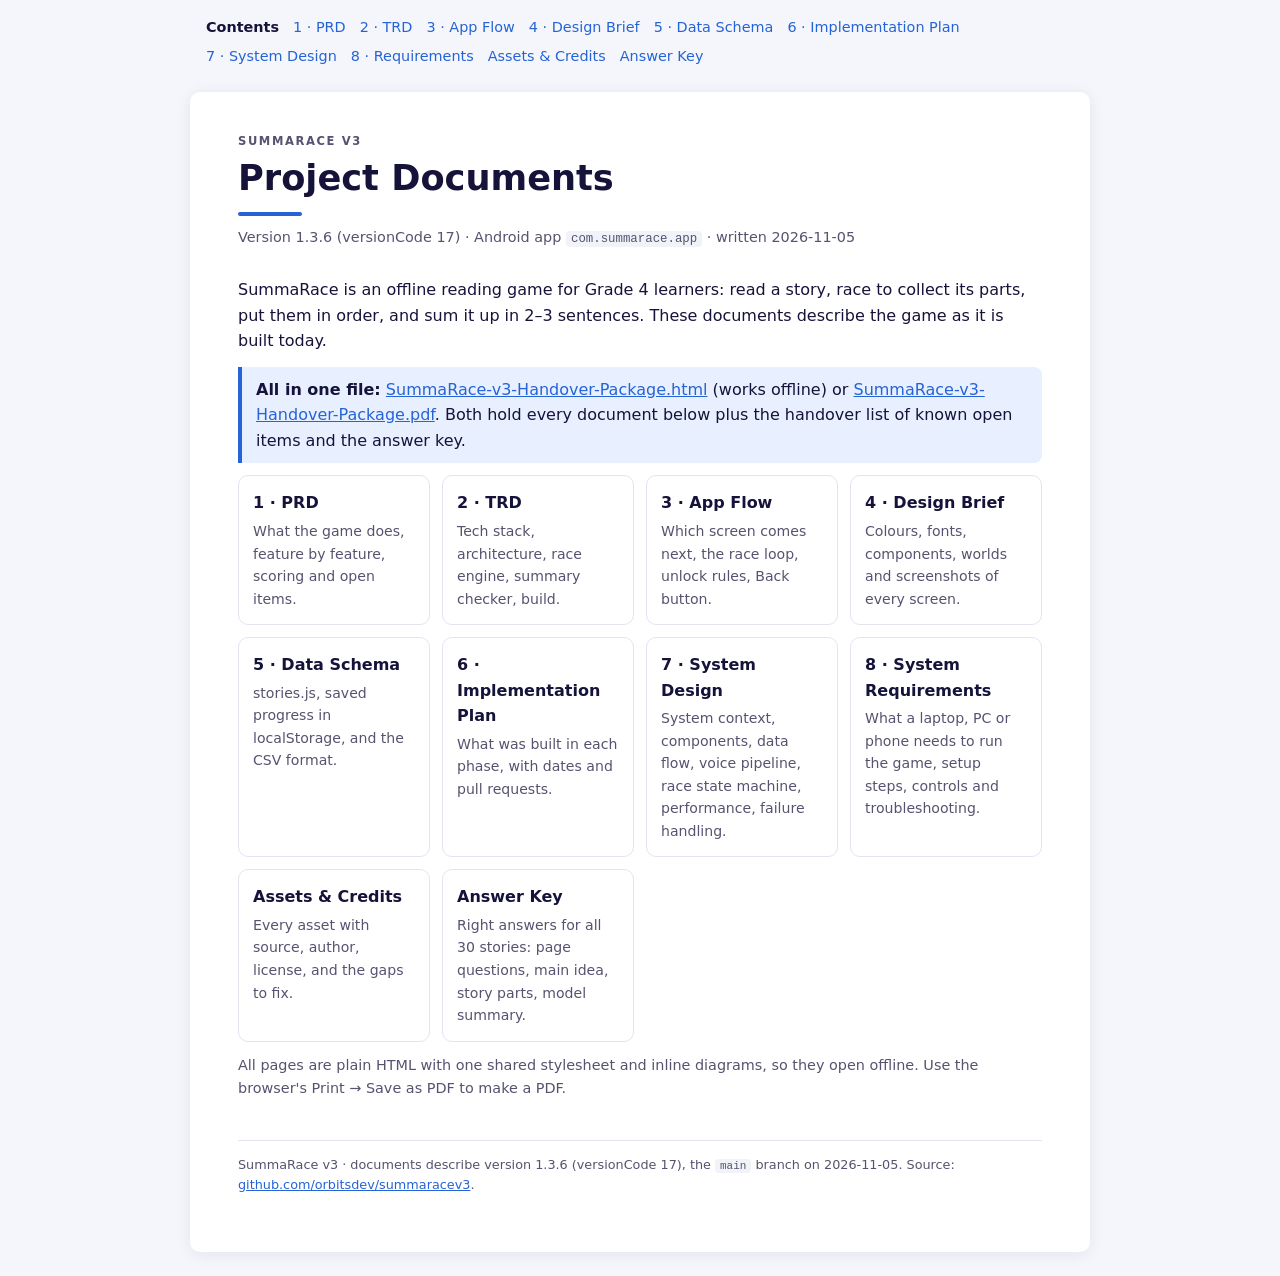
<file: docs/index.html>
<!doctype html>
<html lang="en">
<head>
<meta charset="utf-8">
<meta name="viewport" content="width=device-width, initial-scale=1">
<title>Project Documents · SummaRace v3</title>
<link rel="stylesheet" href="style.css">
</head>
<body>
<nav class="top" aria-label="Documents"><a href="index.html" aria-current="page">Contents</a> <a href="01-prd.html">1 · PRD</a> <a href="02-trd.html">2 · TRD</a> <a href="03-app-flow.html">3 · App Flow</a> <a href="04-design-brief.html">4 · Design Brief</a> <a href="05-data-schema.html">5 · Data Schema</a> <a href="06-implementation-plan.html">6 · Implementation Plan</a> <a href="07-system-design.html">7 · System Design</a> <a href="08-requirements.html">8 · Requirements</a> <a href="assets.html">Assets & Credits</a> <a href="answer-key.html">Answer Key</a></nav>
<main class="page">
<!--title:Project Documents-->
<div class="eyebrow">SummaRace v3</div>
<h1>Project Documents</h1>
<p class="meta">Version 1.3.6 (versionCode 17) · Android app <code>com.summarace.app</code> · written 2026-11-05</p>
<p>SummaRace is an offline reading game for Grade 4 learners: read a story, race to collect its parts, put them in order, and sum it up in 2–3 sentences. These documents describe the game as it is built today.</p>
<p class="note b"><b>All in one file:</b> <a href="SummaRace-v3-Handover-Package.html">SummaRace-v3-Handover-Package.html</a> (works offline) or <a href="SummaRace-v3-Handover-Package.pdf">SummaRace-v3-Handover-Package.pdf</a>. Both hold every document below plus the handover list of known open items and the answer key.</p>
<div class="grid">
<a class="card" href="01-prd.html" style="text-decoration:none;color:inherit"><h4>1 · PRD</h4><p>What the game does, feature by feature, scoring and open items.</p></a>
<a class="card" href="02-trd.html" style="text-decoration:none;color:inherit"><h4>2 · TRD</h4><p>Tech stack, architecture, race engine, summary checker, build.</p></a>
<a class="card" href="03-app-flow.html" style="text-decoration:none;color:inherit"><h4>3 · App Flow</h4><p>Which screen comes next, the race loop, unlock rules, Back button.</p></a>
<a class="card" href="04-design-brief.html" style="text-decoration:none;color:inherit"><h4>4 · Design Brief</h4><p>Colours, fonts, components, worlds and screenshots of every screen.</p></a>
<a class="card" href="05-data-schema.html" style="text-decoration:none;color:inherit"><h4>5 · Data Schema</h4><p>stories.js, saved progress in localStorage, and the CSV format.</p></a>
<a class="card" href="06-implementation-plan.html" style="text-decoration:none;color:inherit"><h4>6 · Implementation Plan</h4><p>What was built in each phase, with dates and pull requests.</p></a>
<a class="card" href="07-system-design.html" style="text-decoration:none;color:inherit"><h4>7 · System Design</h4><p>System context, components, data flow, voice pipeline, race state machine, performance, failure handling.</p></a>
<a class="card" href="08-requirements.html" style="text-decoration:none;color:inherit"><h4>8 · System Requirements</h4><p>What a laptop, PC or phone needs to run the game, setup steps, controls and troubleshooting.</p></a>
<a class="card" href="assets.html" style="text-decoration:none;color:inherit"><h4>Assets &amp; Credits</h4><p>Every asset with source, author, license, and the gaps to fix.</p></a>
<a class="card" href="answer-key.html" style="text-decoration:none;color:inherit"><h4>Answer Key</h4><p>Right answers for all 30 stories: page questions, main idea, story parts, model summary.</p></a>
</div>
<p class="meta">All pages are plain HTML with one shared stylesheet and inline diagrams, so they open offline. Use the browser's Print → Save as PDF to make a PDF.</p>
<footer>SummaRace v3 · documents describe version 1.3.6 (versionCode 17), the <code>main</code> branch on 2026-11-05. Source: <a href="https://github.com/orbitsdev/summaracev3">github.com/orbitsdev/summaracev3</a>.</footer>
</main>
</body>
</html>
</file>
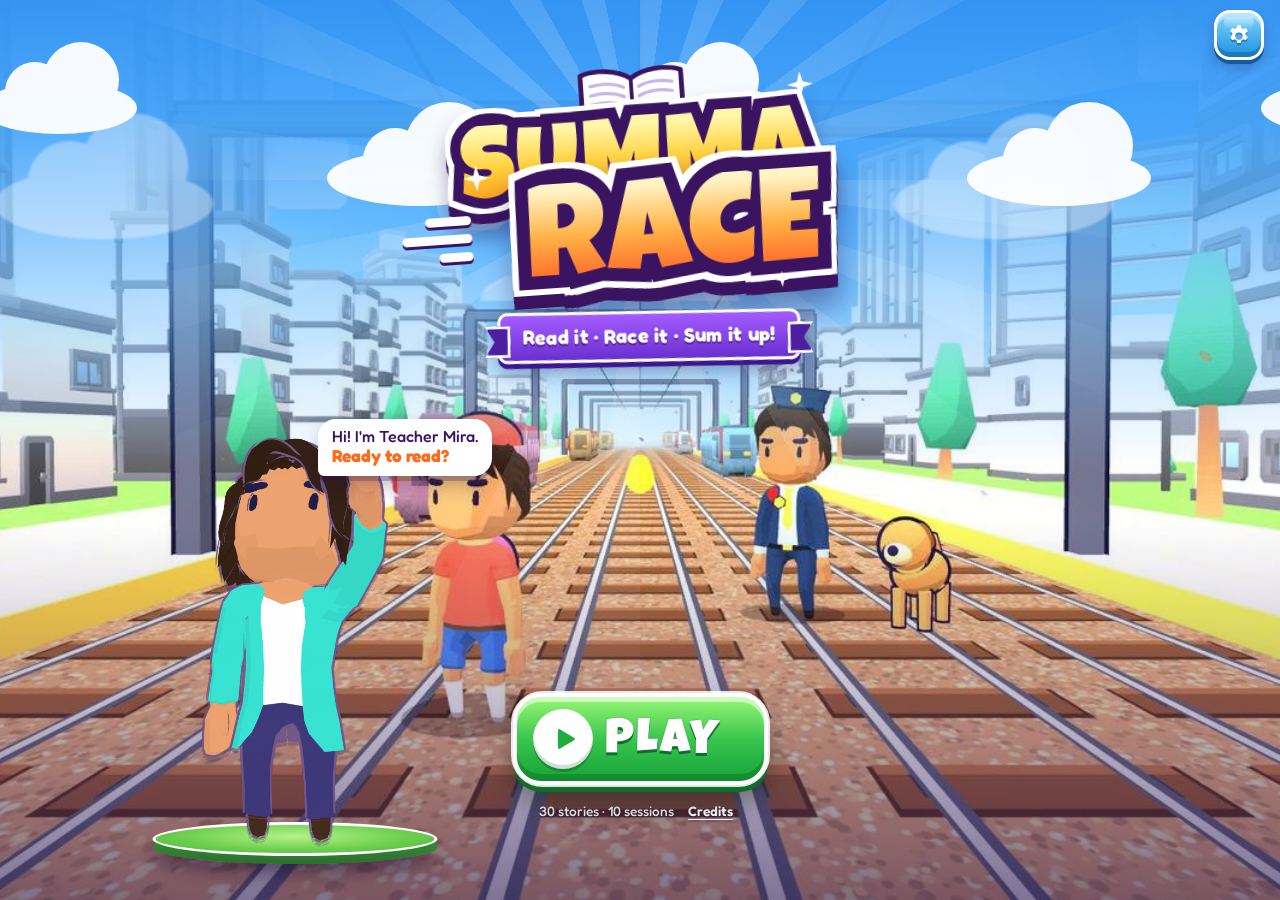
<file: app/src/main/assets/www/index.html>
<!doctype html>
<meta charset="utf-8">
<title>SummaRace</title>
<meta name="viewport" content="width=device-width, initial-scale=1, viewport-fit=cover">
<meta name="claude:viewport-fit-sides" content="cover">
<meta name="theme-color" content="#1f6fd6">
<link rel="icon" href="icons/icon-192.png">
<link rel="apple-touch-icon" href="icons/icon-192.png">
<meta name="apple-mobile-web-app-capable" content="yes">
<style>
/* Layout: one-screen app on a bright sky "sticker" world. White sticker cards with thick ink outlines sit on a halftone sky; Teacher Mira docks at the bottom of every screen. One deliberate bright look in both themes. */
:root{
  --sky:#2f8cf0; --sky-2:#1f6fd6; --sky-3:#5aa8ff;
  --ink:#1a1440; --ink-soft:#4d4870; --paper:#ffffff; --paper-2:#f1f5ff; --rule:#d5dcf2;
  --sun:#ffd23f; --sun-dk:#e0a800; --orange:#ff7a1a; --pink:#ff4f9a; --go:#22c06c; --go-bg:#ddf8e8; --bad:#ff4a3d; --bad-bg:#ffe4e1;
  --display:"Lilita One","Arial Rounded MT Bold","Trebuchet MS",system-ui,sans-serif;
  --body:"Atkinson Hyperlegible",Verdana,system-ui,sans-serif;
  color-scheme:light;
}
html,body{height:100%}
[hidden]{display:none!important}
body{background:var(--sky);background-image:radial-gradient(rgba(255,255,255,.16) 1.5px,transparent 1.6px);background-size:18px 18px;color:var(--ink);font-family:var(--body);font-size:16px;line-height:1.5;overflow:hidden}
button,input,select{font:inherit}
button{cursor:pointer}
button:focus-visible,textarea:focus-visible,input:focus-visible{outline:3px solid var(--pink);outline-offset:2px}
#app{height:100%;display:flex;flex-direction:column}
header.top{display:flex;align-items:center;gap:10px;padding-block:8px;padding-left:max(16px,env(safe-area-inset-left,0px));padding-right:max(16px,env(safe-area-inset-right,0px));background:var(--sky-2);border-bottom:3px solid var(--ink)}
.brand{font-family:var(--display);font-weight:400;font-size:1.7rem;margin:0;line-height:1;color:var(--sun);-webkit-text-stroke:1.5px var(--ink);paint-order:stroke fill;text-shadow:0 3px 0 var(--ink);letter-spacing:.5px}
.brand span{color:#fff}
.top .sp{flex:1}
.pill{background:var(--paper);border:2px solid var(--ink);color:var(--ink);border-radius:999px;padding:4px 12px;font-size:.85rem;font-weight:700;white-space:nowrap;box-shadow:0 2px 0 var(--ink)}
button.pill:hover{background:var(--sun)}
button.pill[aria-pressed="true"]{background:var(--sun)}
button.pill[aria-pressed="false"]{text-decoration:line-through;opacity:.75}
main{flex:1;min-height:0;position:relative}
.screen{position:absolute;inset:0;overflow-y:auto;padding-block:18px 28px;padding-left:max(16px,env(safe-area-inset-left,0px));padding-right:max(16px,env(safe-area-inset-right,0px))}
.wrap{max-width:760px;margin:0 auto;display:flex;flex-direction:column;gap:16px}
.wrap.wide{max-width:1100px}
h2{font-family:var(--display);font-weight:400;font-size:clamp(1.6rem,4.5vw,2.3rem);line-height:1.1;margin:0;text-wrap:balance;color:#fff;-webkit-text-stroke:1.2px var(--ink);paint-order:stroke fill;text-shadow:0 3px 0 var(--ink)}
.card h2,.over h2{color:var(--ink);-webkit-text-stroke:0;text-shadow:none}
.eyebrow{font-size:.78rem;letter-spacing:.14em;text-transform:uppercase;font-weight:700;color:var(--sun);text-shadow:0 1px 0 var(--ink)}
.card .eyebrow{color:var(--orange);text-shadow:none}
.card{background:var(--paper);color:var(--ink);border:3px solid var(--ink);border-radius:14px;padding:20px 22px;box-shadow:0 5px 0 var(--ink)}
.story p{margin:0 0 .9em;max-width:62ch;font-size:1.18rem;line-height:1.85}
.story p:last-child{margin-bottom:0}
.btn{border:3px solid var(--ink);border-radius:12px;padding:10px 20px;font-family:var(--display);font-size:1.15rem;letter-spacing:.3px;background:var(--sun);color:var(--ink);box-shadow:0 4px 0 var(--ink)}
.btn:hover{filter:brightness(1.06)}
.btn:active{transform:translateY(3px);box-shadow:0 1px 0 var(--ink)}
.btn:disabled{opacity:.5;cursor:not-allowed}
.btn.alt{background:var(--paper)}
.btn.go{background:var(--go);color:#fff}
.row{display:flex;gap:10px;flex-wrap:wrap;align-items:center}
.row .sp{flex:1}
.steps{display:flex;gap:6px;flex-wrap:wrap;font-size:.75rem;text-transform:uppercase;letter-spacing:.06em;font-weight:700}
.steps span{padding:3px 9px;border-radius:999px;background:var(--sky-2);color:#cfe3ff;border:2px solid transparent}
.steps span.on{background:var(--sun);color:var(--ink);border-color:var(--ink)}
.steps span.done{background:var(--go);color:#fff}

/* learner + map */
.field{display:flex;flex-direction:column;gap:4px;font-weight:700;font-size:.9rem;min-width:0;flex:1 1 200px}
.field input{border:3px solid var(--ink);border-radius:10px;padding:10px 12px;background:#fff;color:var(--ink);font-weight:400;font-size:1.05rem}
.who{display:flex;gap:8px;flex-wrap:wrap}
.who button{border:2px solid var(--ink);background:var(--paper-2);color:var(--ink);border-radius:10px;padding:8px 12px;text-align:left}
.who button small{display:block;color:var(--ink-soft)}
.grid{display:grid;grid-template-columns:repeat(auto-fill,minmax(96px,1fr));gap:12px}
.lvl{position:relative;aspect-ratio:1;max-width:100%;border:3px solid var(--ink);border-radius:14px;background:var(--paper);color:var(--ink);display:flex;flex-direction:column;align-items:center;justify-content:center;gap:2px;padding:6px;box-shadow:0 4px 0 var(--ink)}
.lvl b{font-family:var(--display);font-weight:400;font-size:2rem;line-height:1;color:var(--orange);-webkit-text-stroke:1px var(--ink);paint-order:stroke fill}
.lvl .t{font-size:.68rem;line-height:1.15;text-align:center;color:var(--ink-soft);display:-webkit-box;-webkit-line-clamp:2;-webkit-box-orient:vertical;overflow:hidden}
.lvl .st{font-size:.85rem;letter-spacing:1px;color:var(--sun-dk);-webkit-text-stroke:.4px var(--ink)}
.lvl.locked{background:var(--sky-3);color:var(--ink);box-shadow:0 4px 0 var(--sky-2);border-color:var(--sky-2);cursor:not-allowed}
.lvl.locked b{color:#fff;-webkit-text-stroke:0;opacity:.7}
.lvl.locked .t{color:var(--ink)}
.lvl.next{background:var(--sun);animation:bob 1.4s ease-in-out infinite}
.lock{width:18px;height:18px}
@keyframes bob{50%{transform:translateY(-4px)}}

/* quiz & order */
.opts{display:grid;gap:10px}
.opt{text-align:left;border:3px solid var(--rule);background:#fff;color:var(--ink);border-radius:12px;padding:12px 14px;font-size:1.05rem;display:flex;gap:10px;align-items:flex-start}
.opt:hover:not(:disabled){border-color:var(--sky)}
.opt .k{font-family:var(--display);color:var(--orange);min-width:1.2em}
.opt.right{border-color:var(--go);background:var(--go-bg)}
.opt.wrong{border-color:var(--bad);background:var(--bad-bg)}
.opt.chosen{border-color:var(--sky);background:#e3efff}
.opt:disabled{cursor:default}
.why{font-size:.98rem;color:var(--ink-soft);margin-top:10px}
.slots{display:grid;gap:8px}
.slot{display:flex;gap:12px;align-items:center;min-height:54px;border:3px dashed var(--rule);border-radius:12px;padding:8px 12px;background:#fff;color:var(--ink);text-align:left;font-size:1.02rem}
.slot .w{font-family:var(--display);color:#fff;background:var(--orange);border:2px solid var(--ink);border-radius:8px;padding:1px 8px;min-width:4.2em;text-align:center;flex:none}
.slot.filled{border-style:solid;border-color:var(--sky)}
.slot.right{border-color:var(--go);background:var(--go-bg)}
.slot.wrong{border-color:var(--bad);background:var(--bad-bg)}
.pool{display:grid;gap:8px}
.ev{border:3px solid var(--ink);background:var(--paper);color:var(--ink);border-radius:12px;padding:10px 12px;text-align:left;box-shadow:0 3px 0 var(--ink);font-size:1.02rem}
.ev:hover{background:var(--sun)}

/* SWBST */
.sw{display:grid;gap:14px}
.sw .el{display:grid;gap:6px}
.sw .el>div:first-child{display:flex;gap:10px;align-items:baseline}
.tag{font-family:var(--display);font-size:1.05rem;color:#fff;border:2px solid var(--ink);border-radius:8px;padding:0 10px}
.tag.s{background:var(--orange)}.tag.w{background:var(--pink)}.tag.b{background:var(--bad)}.tag.o{background:var(--sky)}.tag.t{background:var(--go)}
.hint{font-size:.88rem;color:var(--ink-soft)}
.sw .opts{grid-template-columns:repeat(auto-fit,minmax(180px,1fr));gap:8px}
.sw .opt{font-size:.98rem;padding:9px 12px}

/* summary */
textarea{width:100%;min-height:120px;box-sizing:border-box;border:3px solid var(--ink);border-radius:12px;padding:12px;font:inherit;font-size:1.1rem;line-height:1.6;background:#fff;color:var(--ink);resize:vertical}
.frame{display:flex;flex-wrap:wrap;gap:6px;align-items:center;font-size:.95rem}
.frame .tag{font-size:.9rem}
.chips{display:flex;gap:8px;flex-wrap:wrap}
.chip{border-radius:999px;padding:5px 12px;font-size:.9rem;font-weight:700;border:2px solid var(--rule);background:#fff;color:var(--ink-soft)}
.chip.hit{background:var(--go-bg);color:#11703d;border-color:var(--go)}
.chip.miss{background:var(--bad-bg);color:#a3241a;border-color:var(--bad)}
.meta{font-size:.88rem;color:var(--ink-soft);font-variant-numeric:tabular-nums}

/* result */
.stars{font-size:3.4rem;letter-spacing:6px;color:var(--sun);line-height:1;-webkit-text-stroke:2px var(--ink);paint-order:stroke fill}
.stars .off{color:var(--sky-3)}
.scores{display:grid;grid-template-columns:repeat(auto-fit,minmax(130px,1fr));gap:10px}
.sc{background:var(--paper);border:3px solid var(--ink);border-radius:12px;padding:10px 12px}
.sc b{display:block;font-family:var(--display);font-weight:400;font-size:1.7rem;font-variant-numeric:tabular-nums;color:var(--orange)}
.sc span{font-size:.78rem;color:var(--ink-soft);text-transform:uppercase;letter-spacing:.06em;font-weight:700}

/* records */
.tablewrap{overflow-x:auto;border:3px solid var(--ink);border-radius:12px;background:#fff}
table{border-collapse:collapse;width:100%;font-size:.85rem;font-variant-numeric:tabular-nums;color:var(--ink)}
th,td{padding:6px 10px;border-bottom:1px solid var(--rule);text-align:left;white-space:nowrap}
th{background:var(--paper-2);position:sticky;top:0}
td.txt{white-space:normal;min-width:260px;max-width:420px}
#csvOut{min-height:90px;font-family:ui-monospace,Menlo,monospace;font-size:.78rem}

/* teacher dock */
.teacher{display:flex;gap:12px;align-items:flex-end;padding-block:10px;padding-left:max(16px,env(safe-area-inset-left,0px));padding-right:max(16px,env(safe-area-inset-right,0px));background:var(--paper);border-top:3px solid var(--ink)}
.teacher svg{width:64px;height:64px;flex:none}
.bubble{position:relative;background:var(--paper-2);color:var(--ink);border:2px solid var(--ink);border-radius:14px;padding:8px 14px;font-size:1rem;max-width:64ch;min-width:0;flex:1}
.bubble .nm{font-family:var(--display);font-size:.85rem;color:var(--pink);letter-spacing:.3px}
.teacher.talk svg .mouth{animation:talk .25s steps(2) 6}
@keyframes talk{50%{transform:scaleY(.3)}}
.teacher.hide{display:none}

/* race: full screen, game-style HUD */
body.racing header.top{display:none}
#race{padding:0;overflow:hidden;background:#8fd3ff;touch-action:none;user-select:none;-webkit-user-select:none}
#rc{position:absolute;inset:0;width:100%;height:100%;display:block;touch-action:none}
.vign{position:absolute;inset:0;pointer-events:none;opacity:0;transition:opacity .3s;box-shadow:inset 0 0 90px 30px rgba(255,40,40,.75)}
.vign.on{opacity:1;animation:pulse .7s ease-in-out infinite alternate}
@keyframes pulse{to{opacity:.45}}
.hud{position:absolute;left:0;right:0;top:0;padding-top:calc(10px + env(safe-area-inset-top,0px));padding-left:max(12px,env(safe-area-inset-left,0px));padding-right:max(12px,env(safe-area-inset-right,0px));display:flex;flex-direction:column;gap:8px;pointer-events:none}
.hrow{display:flex;align-items:center;gap:8px;max-width:720px;margin:0 auto;width:100%}
.hrow .sp{flex:1}
.hbtn{pointer-events:auto;width:46px;height:46px;border-radius:12px;border:3px solid var(--ink);color:#fff;background:linear-gradient(#5fb0ff,#1f6fd6);box-shadow:inset 0 3px 0 rgba(255,255,255,.45),inset 0 -4px 0 rgba(0,0,0,.2),0 3px 0 var(--ink);display:grid;place-items:center;padding:0}
.hchip{display:flex;align-items:center;gap:6px;background:rgba(26,20,64,.72);border:2px solid rgba(255,255,255,.85);border-radius:999px;padding:3px 12px 3px 5px;color:#fff;font-family:var(--display);font-size:1.25rem;line-height:1.2;font-variant-numeric:tabular-nums;letter-spacing:.5px}
.hchip .ic{width:26px;height:26px;border-radius:50%;display:grid;place-items:center;font-size:.95rem;background:linear-gradient(#ffe36b,#ffb800);color:#fff;border:2px solid var(--ink);-webkit-text-stroke:.5px var(--ink)}
.hchip .coinic{background:radial-gradient(circle at 40% 35%,#fff6b0 0 18%,#ffd23f 20% 62%,#e0a800 64%)}
.qbox{background:var(--paper);border:3px solid var(--ink);box-shadow:0 4px 0 var(--ink);border-radius:16px;padding:8px 12px 10px;max-width:720px;margin:0 auto;width:100%;box-sizing:border-box}
.qbox .qnum{font-family:var(--display);font-size:.8rem;letter-spacing:.08em;text-transform:uppercase;color:var(--orange)}
.qbox .q{font-weight:700;font-size:1.05rem;line-height:1.3}
.lanes{display:grid;grid-template-columns:repeat(3,1fr);gap:6px;margin-top:8px}
.lanes span{border:2px solid var(--ink);color:#fff;border-radius:10px;padding:5px 6px;text-align:center;font-size:.86rem;line-height:1.2;font-weight:700;min-width:0;overflow-wrap:anywhere;box-shadow:inset 0 2px 0 rgba(255,255,255,.35),inset 0 -3px 0 rgba(0,0,0,.2)}
.lanes span:nth-child(1){background:#2a72d6}.lanes span:nth-child(2){background:#e0561d}.lanes span:nth-child(3){background:#8a3fd6}
.lanes span.me{outline:4px solid var(--sun);outline-offset:1px}
.meter{max-width:720px;margin:0 auto;width:100%;display:flex;align-items:center;gap:8px;font-family:var(--display);font-size:.9rem;letter-spacing:.06em;text-transform:uppercase;color:#fff;-webkit-text-stroke:.6px var(--ink);paint-order:stroke fill;text-shadow:0 2px 0 var(--ink)}
.meter .pic{font-size:1.2rem;-webkit-text-stroke:0;text-shadow:none}
.bar{flex:1;height:16px;border-radius:9px;background:rgba(26,20,64,.55);overflow:hidden;border:2px solid var(--ink)}
.bar i{display:block;height:100%;width:50%;background:var(--go);transition:width .3s,background .3s;box-shadow:inset 0 3px 0 rgba(255,255,255,.4)}
.flash{position:absolute;left:50%;top:44%;transform:translate(-50%,-50%) rotate(-4deg);font-family:var(--display);font-size:clamp(2.2rem,10vw,4.2rem);color:var(--sun);-webkit-text-stroke:2.5px var(--ink);paint-order:stroke fill;text-shadow:0 5px 0 var(--ink);pointer-events:none;opacity:0;transition:opacity .2s,transform .2s;white-space:nowrap}
.flash.bad{color:var(--bad)}
.flash.on{opacity:1;transform:translate(-50%,-50%) rotate(-4deg) scale(1.08)}
.rsay{position:absolute;left:max(12px,env(safe-area-inset-left,0px));bottom:calc(84px + env(safe-area-inset-bottom,0px));display:flex;gap:6px;align-items:flex-end;max-width:min(330px,74%);pointer-events:none}
.rsay svg{width:42px;height:42px;flex:none}
.rsay .bubble{font-size:.86rem;padding:5px 10px;background:var(--paper);line-height:1.3}
.pad{position:absolute;left:0;right:0;bottom:0;padding-bottom:calc(12px + env(safe-area-inset-bottom,0px));padding-left:max(12px,env(safe-area-inset-left,0px));padding-right:max(12px,env(safe-area-inset-right,0px));display:flex;justify-content:center;gap:10px}
.pad button{width:60px;height:54px;border-radius:16px;border:3px solid var(--ink);background:rgba(255,255,255,.78);color:var(--ink);display:grid;place-items:center;padding:0;box-shadow:inset 0 -4px 0 rgba(26,20,64,.18),0 3px 0 var(--ink)}
.pad button svg{width:26px;height:26px}
.pad button:active{transform:translateY(2px);background:var(--sun)}
.over{position:absolute;inset:0;display:flex;align-items:center;justify-content:center;background:rgba(26,20,64,.55);padding-left:max(16px,env(safe-area-inset-left,0px));padding-right:max(16px,env(safe-area-inset-right,0px))}
.over .card{max-width:460px;text-align:center;display:flex;flex-direction:column;gap:12px;align-items:center}
.keys{font-size:.86rem;color:var(--ink-soft)}
@media (max-width:560px){.brand{font-size:1.35rem}header.top{gap:6px}.pill{padding:3px 9px;font-size:.76rem}.teacher svg{width:48px;height:48px}.bubble{font-size:.92rem}.card{padding:16px}.story p{font-size:1.06rem}#learnerPill{max-width:96px;overflow:hidden;text-overflow:ellipsis}#starTotal{display:none}}
/* game-style skin: glossy chunky buttons and tiles */
body:not(.racing){background:linear-gradient(rgba(31,127,232,.6),rgba(31,127,232,.42) 45%,rgba(31,127,232,.62)),url(ui/backdrop.jpg) center 35%/cover no-repeat,var(--sky)}
.sr-only{position:absolute;width:1px;height:1px;overflow:hidden;clip:rect(0 0 0 0);white-space:nowrap}
.lvl .st{display:flex;gap:1px;-webkit-text-stroke:0}
.lvl .st img{width:16px;height:15px}
.stars{display:flex;gap:8px;justify-content:center;-webkit-text-stroke:0}
.stars img{width:64px;height:60px;filter:drop-shadow(0 3px 0 var(--ink))}
.stars img.pop{animation:starpop .5s cubic-bezier(.3,1.6,.5,1) both}
@keyframes starpop{from{transform:scale(0) rotate(-40deg)}to{transform:scale(1) rotate(0)}}
@media (prefers-reduced-motion:reduce){.stars img.pop{animation:none}}
.rpick{display:none;gap:10px}
.over.intro .rpick{display:flex}
.rpick .btn{min-width:96px;padding:6px 16px}
.rpick .btn[aria-pressed="true"]{background:linear-gradient(#ffe56f,#ffbf1a);outline:3px solid #fff;outline-offset:2px}
.over.intro{align-items:flex-end;background:linear-gradient(transparent 40%,rgba(26,20,64,.55));padding-bottom:calc(16px + env(safe-area-inset-bottom,0px))}
.over.intro .card{gap:8px;padding:14px 18px}
.over.intro .keys{display:none}
.over.end{align-items:flex-end;background:linear-gradient(transparent 35%,rgba(26,20,64,.6));padding-bottom:calc(16px + env(safe-area-inset-bottom,0px))}
.over.end .keys{display:none}
.over.end .card{gap:8px;padding:14px 18px}
.pill.ico{width:38px;height:34px;padding:0;display:grid;place-items:center;font-size:1.05rem;text-decoration:none!important}
button.pill.ico[aria-pressed="false"]{opacity:.5;filter:grayscale(1)}
.brand{transform:rotate(-3deg);font-size:1.9rem;-webkit-text-stroke:2px var(--ink);text-shadow:0 3px 0 var(--ink),0 5px 0 rgba(0,0,0,.25)}
.brand span{color:#fff}
.btn{background:linear-gradient(#ffe56f,#ffbf1a);box-shadow:inset 0 3px 0 rgba(255,255,255,.65),inset 0 -5px 0 rgba(0,0,0,.16),0 5px 0 var(--ink);border-radius:14px;text-shadow:0 1px 0 rgba(255,255,255,.5)}
.btn.go{background:linear-gradient(#5ee08f,#16a356);color:#fff;text-shadow:0 2px 0 rgba(26,20,64,.55);-webkit-text-stroke:.4px var(--ink)}
.btn.alt{background:linear-gradient(#ffffff,#dfe8fb)}
.btn:active{transform:translateY(4px);box-shadow:inset 0 3px 0 rgba(255,255,255,.65),inset 0 -2px 0 rgba(0,0,0,.16),0 1px 0 var(--ink)}
.pill{background:linear-gradient(#ffffff,#e4ecfc);box-shadow:inset 0 -2px 0 rgba(0,0,0,.12),0 2px 0 var(--ink);font-family:var(--display);font-weight:400;letter-spacing:.3px}
button.pill[aria-pressed="true"]{background:linear-gradient(#ffe56f,#ffbf1a)}
.lvl{background:linear-gradient(#ffffff,#e6eeff);box-shadow:inset 0 3px 0 rgba(255,255,255,.8),inset 0 -5px 0 rgba(26,20,64,.1),0 5px 0 var(--ink);border-radius:18px}
.lvl.next{background:linear-gradient(#ffe56f,#ffbf1a)}
.lvl.locked{background:linear-gradient(#7dbbff,#4f97f0);box-shadow:inset 0 3px 0 rgba(255,255,255,.35),0 4px 0 var(--sky-2)}
.opt,.ev,.slot{border-radius:14px}
.ev{background:linear-gradient(#ffffff,#eef3ff);box-shadow:inset 0 -3px 0 rgba(26,20,64,.08),0 3px 0 var(--ink)}
.card{border-radius:18px}
@media (prefers-reduced-motion:reduce){*{animation:none!important;transition:none!important}}
/* ===== Game GUI v2: candy buttons, framed panels with ribbons, illustrated world map, congrats screen ===== */
@font-face{font-family:"SR Title";src:url(fonts/LuckiestGuy-Regular.woff2) format("woff2");font-display:swap}
@font-face{font-family:"SR Display";src:url(fonts/LilitaOne-Regular.woff2) format("woff2");font-display:swap}
@font-face{font-family:"SR Body";src:url(fonts/AtkinsonHyperlegible-Regular.woff2) format("woff2");font-weight:400;font-display:swap}
@font-face{font-family:"SR Body";src:url(fonts/AtkinsonHyperlegible-Bold.woff2) format("woff2");font-weight:700;font-display:swap}
:root{
  --title:"SR Title","Luckiest Guy","SR Display","Lilita One",system-ui,sans-serif;
  --display:"SR Display","Lilita One","Arial Rounded MT Bold",system-ui,sans-serif;
  --body:"SR Body","Atkinson Hyperlegible",Verdana,system-ui,sans-serif;
  --plum:#3a1460; --plum-2:#5b2a91; --cream:#fffaf0; --cream-2:#fff1dc;
  --ink:#2c1a4a; --ink-soft:#5e4d7a; --rule:#ecdcc4;
  --grain:url("data:image/svg+xml,%3Csvg xmlns='http://www.w3.org/2000/svg' width='160' height='160'%3E%3Cfilter id='n'%3E%3CfeTurbulence type='fractalNoise' baseFrequency='.9' numOctaves='2' stitchTiles='stitch'/%3E%3CfeColorMatrix values='0 0 0 0 .35 0 0 0 0 .2 0 0 0 0 .1 0 0 0 .09 0'/%3E%3C/filter%3E%3Crect width='160' height='160' filter='url(%23n)'/%3E%3C/svg%3E");
}
body:not(.racing){background:linear-gradient(#4fb2ff 0%,#8fd0ff 45%,#c9ecff 100%) fixed}
body::before{content:"";position:fixed;inset:0;pointer-events:none;z-index:0;
  background:url("data:image/svg+xml,%3Csvg xmlns='http://www.w3.org/2000/svg' width='520' height='300'%3E%3Cg fill='%23fff' opacity='.85'%3E%3Cellipse cx='90' cy='70' rx='60' ry='22'/%3E%3Ccircle cx='70' cy='58' r='24'/%3E%3Ccircle cx='105' cy='50' r='30'/%3E%3Cellipse cx='380' cy='200' rx='70' ry='24'/%3E%3Ccircle cx='360' cy='186' r='26'/%3E%3Ccircle cx='400' cy='176' r='34'/%3E%3C/g%3E%3C/svg%3E") 0 0/520px 300px repeat-x,var(--grain);
  animation:clouds 90s linear infinite;opacity:.9}
body.racing::before{display:none}
@keyframes clouds{to{background-position:520px 0,0 0}}
#app{position:relative;z-index:1}

/* candy buttons */
.cbtn{--c1:#c88bff;--c2:#8a3fd6;--sh:#55208f;position:relative;width:50px;height:50px;border-radius:16px;border:3px solid #fff;padding:0;display:grid;place-items:center;color:#fff;cursor:pointer;flex:none;
  background:linear-gradient(var(--c1),var(--c2));box-shadow:inset 0 4px 0 rgba(255,255,255,.45),inset 0 -5px 0 rgba(0,0,0,.18),0 4px 0 var(--sh),0 7px 12px rgba(40,10,80,.25);transition:transform .08s}
.cbtn::after{content:"";position:absolute;left:7px;right:7px;top:4px;height:30%;border-radius:10px 10px 20px 20px;background:linear-gradient(rgba(255,255,255,.5),rgba(255,255,255,0));pointer-events:none}
.cbtn svg{width:26px;height:26px;filter:drop-shadow(0 2px 0 rgba(0,0,0,.28))}
.cbtn:active{transform:translateY(3px);box-shadow:inset 0 4px 0 rgba(255,255,255,.45),inset 0 -3px 0 rgba(0,0,0,.18),0 1px 0 var(--sh)}
.cbtn.red{--c1:#ff8a7a;--c2:#e8352a;--sh:#9b1a12}
.cbtn.yellow{--c1:#ffe680;--c2:#ffb000;--sh:#b26a00}
.cbtn.green{--c1:#8ff06e;--c2:#21b33c;--sh:#13742a}
.cbtn.blue{--c1:#7fd6ff;--c2:#1f8fe0;--sh:#145a9e}
.cbtn.big{width:72px;height:72px;border-radius:22px}
.cbtn.big svg{width:36px;height:36px}
.cbtn.round{border-radius:50%}

/* text buttons */
.btn{position:relative;border:3px solid #fff;border-radius:18px;padding:10px 22px;font-family:var(--display);font-size:1.18rem;letter-spacing:.4px;color:#fff;
  background:linear-gradient(#ffd84a,#ffa514);text-shadow:0 2px 0 rgba(120,50,0,.55);-webkit-text-stroke:0;
  box-shadow:inset 0 4px 0 rgba(255,255,255,.55),inset 0 -6px 0 rgba(170,70,0,.3),0 5px 0 #b45309,0 8px 14px rgba(40,10,80,.22)}
.btn::after{content:"";position:absolute;left:10px;right:10px;top:4px;height:34%;border-radius:12px 12px 24px 24px;background:linear-gradient(rgba(255,255,255,.45),rgba(255,255,255,0));pointer-events:none}
.btn:hover{filter:brightness(1.05)}
.btn:active{transform:translateY(4px);box-shadow:inset 0 4px 0 rgba(255,255,255,.55),inset 0 -3px 0 rgba(170,70,0,.3),0 1px 0 #b45309}
.btn.go{background:linear-gradient(#78e868,#1fa83a);text-shadow:0 2px 0 rgba(10,80,20,.55);box-shadow:inset 0 4px 0 rgba(255,255,255,.5),inset 0 -6px 0 rgba(0,70,20,.3),0 5px 0 #13742a,0 8px 14px rgba(40,10,80,.22)}
.btn.go:active{box-shadow:inset 0 4px 0 rgba(255,255,255,.5),0 1px 0 #13742a}
.btn.alt{background:linear-gradient(#c79bff,#7b3fe4);text-shadow:0 2px 0 rgba(50,10,100,.55);box-shadow:inset 0 4px 0 rgba(255,255,255,.45),inset 0 -6px 0 rgba(40,0,90,.3),0 5px 0 #4d1fa0,0 8px 14px rgba(40,10,80,.22)}
.btn.alt:active{box-shadow:inset 0 4px 0 rgba(255,255,255,.45),0 1px 0 #4d1fa0}
.btn:disabled{opacity:1;filter:grayscale(.85) brightness(1.08);cursor:not-allowed}

/* header: game top bar */
header.top{background:transparent;border:0;gap:8px;padding-block:10px 4px}
.brand{font-family:var(--title);font-size:1.7rem;transform:rotate(-3deg);color:#ffd23f;-webkit-text-stroke:0;text-shadow:0 0 0 #000;letter-spacing:1px}
.res{display:flex;align-items:center;gap:6px;height:34px;padding:0 12px 0 3px;border-radius:999px;background:rgba(58,20,96,.55);border:2px solid rgba(255,255,255,.8);color:#fff;font-family:var(--display);font-size:1.1rem;font-variant-numeric:tabular-nums;box-shadow:inset 0 2px 4px rgba(0,0,0,.25)}
.res img,.res .coin{width:28px;height:28px;flex:none;filter:drop-shadow(0 2px 0 rgba(0,0,0,.25))}
.res .coin{border-radius:50%;background:radial-gradient(circle at 40% 35%,#fff6b0 0 16%,#ffd23f 18% 60%,#e09a00 62%);border:2px solid #b26a00;box-sizing:border-box}
.who-chip{font-family:var(--display);font-size:.95rem;color:#fff;background:rgba(58,20,96,.45);border:2px solid rgba(255,255,255,.7);border-radius:999px;padding:3px 12px;max-width:140px;overflow:hidden;text-overflow:ellipsis;white-space:nowrap;cursor:pointer}

/* gradient title lettering with a thick outline */
.gtext{position:relative;display:inline-block;isolation:isolate;font-family:var(--title);font-weight:400;line-height:1;letter-spacing:1px;margin:0;color:transparent}
.gtext::before{content:attr(data-text);position:absolute;inset:0;z-index:-1;color:var(--plum);-webkit-text-stroke:.2em var(--plum);
  filter:drop-shadow(0 .05em 0 #fff) drop-shadow(0 -.04em 0 #fff) drop-shadow(.04em 0 0 #fff) drop-shadow(-.04em 0 0 #fff) drop-shadow(0 .1em 0 var(--plum)) drop-shadow(0 .14em .1em rgba(30,0,60,.35))}
.gtext::after{content:attr(data-text);position:absolute;inset:0;z-index:1;color:transparent;background:linear-gradient(#fff6a8 8%,#ffd23f 42%,#ff9a1a 78%,#ff7a00);-webkit-background-clip:text;background-clip:text}

/* section headings and panels */
h2{color:#fff;-webkit-text-stroke:0;text-shadow:0 3px 0 var(--plum),2px 0 0 var(--plum),-2px 0 0 var(--plum),0 -2px 0 var(--plum),2px 2px 0 var(--plum),-2px 2px 0 var(--plum),2px -2px 0 var(--plum),-2px -2px 0 var(--plum),0 6px 10px rgba(40,10,80,.25);letter-spacing:.3px}
.card h2,.over h2,.panel h2{color:var(--plum);text-shadow:none}
.eyebrow{display:inline-block;align-self:flex-start;font-family:var(--display);font-weight:400;font-size:.85rem;letter-spacing:.08em;color:#fff;background:linear-gradient(#b07bff,#7b3fe4);border:2px solid #fff;border-radius:999px;padding:2px 12px;text-shadow:0 1px 0 rgba(0,0,0,.3);box-shadow:0 3px 0 #4d1fa0}
.card .eyebrow,.over .eyebrow{color:#fff}
.card,.panel{background:var(--grain),linear-gradient(var(--cream),var(--cream-2));color:var(--ink);border:5px solid #fff;border-radius:26px;padding:20px 22px;box-shadow:0 6px 0 rgba(58,20,96,.28),0 14px 28px rgba(40,10,80,.22)}
.story p{font-size:1.2rem}
.opt,.slot,.ev{border-radius:16px}
.opt{border:3px solid #eadcf7;background:#fff;box-shadow:0 3px 0 #dccbef}
.opt .k{display:grid;place-items:center;width:30px;height:30px;flex:none;border-radius:10px;color:#fff;background:linear-gradient(#ffb36b,#ff7a1a);font-family:var(--display);box-shadow:0 2px 0 #b45309}
.opt.right{border-color:#21b33c;background:#e6fbe6;box-shadow:0 3px 0 #13742a}
.opt.wrong{border-color:#e8352a;background:#ffe9e6;box-shadow:0 3px 0 #9b1a12}
.ev{background:#fff;border:3px solid #fff;box-shadow:0 4px 0 #c9b2e6,0 6px 12px rgba(40,10,80,.15)}
.ev:hover{background:#fff4c2}
.slot{background:rgba(255,255,255,.7);border-color:#d9c6ef}
.slot .w{border:2px solid #fff;background:linear-gradient(#ffb36b,#ff7a1a);box-shadow:0 2px 0 #b45309}
.tag{border:2px solid #fff;box-shadow:0 2px 0 rgba(0,0,0,.2)}
.field input,textarea{border:3px solid #e2d2f5;border-radius:14px;background:#fff;box-shadow:inset 0 3px 0 rgba(58,20,96,.06)}
.field input:focus,textarea:focus{border-color:#8a3fd6;outline:none}

/* level progress trail */
.steps{gap:4px;align-items:center}
.steps span{position:relative;font-family:var(--display);font-weight:400;font-size:.8rem;letter-spacing:.05em;background:rgba(255,255,255,.75);color:var(--plum-2);border:2px solid #fff;padding:3px 10px;box-shadow:0 2px 0 rgba(58,20,96,.25)}
.steps span.on{background:linear-gradient(#ffe680,#ffb000);color:#6b3a00;border-color:#fff;box-shadow:0 3px 0 #b26a00}
.steps span.done{background:linear-gradient(#8ff06e,#21b33c);color:#fff;box-shadow:0 2px 0 #13742a}

/* Teacher Mira dock */
.teacher{background:transparent;border:0;align-items:center;padding-block:6px 10px}
.teacher svg{width:60px;height:60px;border-radius:50%;background:#fff;padding:3px;box-shadow:0 4px 0 rgba(58,20,96,.3);box-sizing:border-box}
.teacher .bubble{background:#fff;border:3px solid #fff;border-radius:20px;box-shadow:0 4px 0 rgba(58,20,96,.25),0 8px 16px rgba(40,10,80,.15)}
.bubble .nm{font-family:var(--display);color:#8a3fd6}

/* popups */
.modal{position:fixed;inset:0;z-index:60;display:grid;place-items:center;background:rgba(30,10,60,.55);padding-block:28px;padding-left:max(16px,env(safe-area-inset-left,0px));padding-right:max(16px,env(safe-area-inset-right,0px));overflow-y:auto;animation:fadein .2s}
.modal .panel{position:relative;width:100%;max-width:440px;box-sizing:border-box;padding-top:44px;display:flex;flex-direction:column;gap:14px;animation:popin .32s cubic-bezier(.3,1.5,.5,1)}
.ribbon{position:absolute;top:-24px;left:50%;transform:translateX(-50%);white-space:nowrap;font-family:var(--title);font-size:1.45rem;letter-spacing:1px;color:#fff;padding:10px 26px 8px;border-radius:14px;border:4px solid #fff;
  background:linear-gradient(#c88bff,#7b3fe4);text-shadow:0 2px 0 rgba(30,0,60,.5);box-shadow:0 5px 0 #4d1fa0,0 8px 16px rgba(40,10,80,.3)}
.ribbon::before,.ribbon::after{content:"";position:absolute;top:14px;width:26px;height:30px;background:#6a2fc8;z-index:-1;border:4px solid #fff}
.ribbon::before{left:-20px;clip-path:polygon(0 0,100% 0,100% 100%,0 100%,35% 50%)}
.ribbon::after{right:-20px;clip-path:polygon(0 0,100% 0,65% 50%,100% 100%,0 100%)}
.panel .x{position:absolute;top:-14px;right:-12px;width:42px;height:42px;border-radius:14px}
.panel .x svg{width:20px;height:20px}
@keyframes popin{from{transform:scale(.6);opacity:0}}
@keyframes fadein{from{opacity:0}}
.setrow{display:flex;align-items:center;gap:12px;font-family:var(--display);font-size:1.15rem;color:var(--plum)}
.setrow .sp{flex:1}
.switch{position:relative;width:76px;height:38px;border-radius:999px;border:3px solid #fff;padding:0;background:linear-gradient(#cfc6dd,#a99cc0);box-shadow:inset 0 3px 6px rgba(0,0,0,.25),0 3px 0 rgba(58,20,96,.25);cursor:pointer;font-family:var(--display);color:#fff;font-size:.8rem}
.switch::before{content:"OFF";position:absolute;right:9px;top:8px}
.switch::after{content:"";position:absolute;top:3px;left:3px;width:26px;height:26px;border-radius:50%;background:linear-gradient(#fff,#e8e0f5);box-shadow:0 2px 0 rgba(0,0,0,.25);transition:left .18s}
.switch[aria-pressed="true"]{background:linear-gradient(#8ff06e,#21b33c)}
.switch[aria-pressed="true"]::before{content:"ON";left:10px;right:auto}
.switch[aria-pressed="true"]::after{left:41px}
.linkbtn{background:none;border:0;color:var(--plum-2);font-family:var(--display);font-size:1rem;text-decoration:underline;text-underline-offset:3px;padding:6px}
.who button{border:3px solid #fff;background:linear-gradient(#fff,#f3eaff);border-radius:16px;font-family:var(--display);font-size:1.05rem;color:var(--plum);box-shadow:0 3px 0 #c9b2e6;padding:8px 14px}
.who button small{font-family:var(--body);font-size:.78rem}

/* title screen (logo sparkles; the rest is in gui3.css) */
.logo-spark{position:absolute;width:26px;height:26px;background:#fff;clip-path:polygon(50% 0,61% 39%,100% 50%,61% 61%,50% 100%,39% 61%,0 50%,39% 39%);animation:spark 2.4s ease-in-out infinite}
@keyframes spark{50%{transform:scale(.3) rotate(90deg);opacity:.4}}

/* world map */
#home{padding:0}
.map{position:relative;margin:0 auto 24px;width:min(100%,560px);border-radius:0 0 34px 34px;overflow:hidden;box-shadow:0 0 0 6px #fff,0 14px 30px rgba(40,10,80,.25)}
.map>svg{display:block;width:100%;height:auto}
.node{position:absolute;transform:translate(-50%,-50%);width:66px;height:66px;border-radius:50%;border:4px solid #fff;padding:0;cursor:pointer;
  background:radial-gradient(circle at 50% 30%,#fff3a8,#ffc928 45%,#ff9d00 80%);box-shadow:inset 0 -6px 0 rgba(170,70,0,.3),0 6px 0 #b26a00,0 10px 14px rgba(0,0,0,.25);
  font-family:var(--title);font-size:1.75rem;color:#fff;text-shadow:0 2px 0 #b45309,1px 0 0 #b45309,-1px 0 0 #b45309,0 -1px 0 #b45309}
.node.lock{background:radial-gradient(circle at 50% 30%,#f2f0f7,#c7c3d8 55%,#9a95b3);box-shadow:inset 0 -6px 0 rgba(0,0,0,.15),0 6px 0 #6c6788,0 10px 14px rgba(0,0,0,.2);color:#fff;text-shadow:0 2px 0 #6c6788;cursor:not-allowed}
.node.lock .lk{position:absolute;right:-8px;bottom:-6px;width:28px;height:28px;border-radius:9px;background:linear-gradient(#ffd84a,#e09a00);border:2px solid #fff;display:grid;place-items:center;box-shadow:0 2px 0 #8a5a00}
.node.lock .lk svg{width:16px;height:16px;color:#6b3a00}
.node.cur{background:radial-gradient(circle at 50% 30%,#d6ffc4,#5fe05a 45%,#1fa83a 85%);box-shadow:inset 0 -6px 0 rgba(0,70,20,.3),0 6px 0 #13742a,0 10px 14px rgba(0,0,0,.25);text-shadow:0 2px 0 #13742a,1px 0 0 #13742a,-1px 0 0 #13742a;width:78px;height:78px;font-size:2.1rem}
.node.cur::before{content:"";position:absolute;inset:-12px;border-radius:50%;border:4px solid rgba(255,255,255,.9);animation:ring 1.4s ease-out infinite}
@keyframes ring{from{transform:scale(.8);opacity:1}to{transform:scale(1.35);opacity:0}}
.nst{position:absolute;left:50%;top:-20px;transform:translateX(-50%);display:flex;align-items:flex-end;gap:0}
.nst img{width:20px;height:19px;filter:drop-shadow(0 2px 0 rgba(0,0,0,.25))}
.nst img:nth-child(2){width:24px;height:23px;margin-bottom:5px}
.nlabel{position:absolute;left:50%;top:calc(100% + 8px);transform:translateX(-50%);white-space:nowrap;font-family:var(--display);font-size:.85rem;color:#fff;background:rgba(58,20,96,.7);border:2px solid #fff;border-radius:999px;padding:1px 10px;text-shadow:none;pointer-events:none}
.you{position:absolute;transform:translate(-50%,-100%);pointer-events:none;animation:hop 1.1s ease-in-out infinite;z-index:3}
.you svg{width:56px;height:70px;filter:drop-shadow(0 6px 4px rgba(0,0,0,.3))}
@keyframes hop{50%{transform:translate(-50%,calc(-100% - 10px))}}
.mapcloud{animation:mcloud 40s linear infinite}
.mapcloud.s2{animation-duration:60s;animation-direction:reverse}
@keyframes mcloud{from{transform:translateX(-80px)}to{transform:translateX(80px)}}
.balloon{position:absolute;width:64px;pointer-events:none;animation:float 5s ease-in-out infinite;z-index:2}
@keyframes float{50%{transform:translateY(-18px) rotate(3deg)}}
.zone-sign{font-family:var(--display)}

/* congrats screen */
#result .wrap{align-items:center;text-align:center;max-width:620px;position:relative;z-index:1}
.congrats-top{position:relative;display:flex;flex-direction:column;align-items:center;padding-top:10px}
.burst{position:absolute;left:50%;top:58px;width:320px;height:320px;transform:translate(-50%,-50%);border-radius:50%;z-index:-1;
  background:repeating-conic-gradient(from 0deg,rgba(255,255,255,.55) 0 9deg,rgba(255,255,255,0) 9deg 18deg);
  -webkit-mask:radial-gradient(circle,#000 25%,transparent 68%);mask:radial-gradient(circle,#000 25%,transparent 68%);animation:spin 14s linear infinite}
@keyframes spin{to{transform:translate(-50%,-50%) rotate(360deg)}}
.stars{gap:2px;align-items:flex-end}
.stars img{width:78px;height:74px;filter:drop-shadow(0 4px 0 var(--plum)) drop-shadow(0 8px 10px rgba(40,10,80,.3))}
.stars img:nth-child(3){width:104px;height:98px;margin-bottom:22px}
.stars img:nth-child(2){transform:rotate(-12deg)}.stars img:nth-child(4){transform:rotate(12deg)}
#resTitle{font-size:clamp(2.6rem,11vw,4.2rem);margin-top:-6px}
.scores{width:100%}
.sc{background:var(--grain),linear-gradient(#fff,#fff4e2);border:4px solid #fff;border-radius:18px;box-shadow:0 4px 0 rgba(58,20,96,.25)}
.sc b{font-family:var(--title);font-size:1.8rem;color:#ff8a00;-webkit-text-stroke:0}
.sc.total{background:linear-gradient(#ffe680,#ffb000);grid-column:1/-1}
.sc.total b{color:#fff;text-shadow:0 2px 0 #b45309,1px 0 0 #b45309,-1px 0 0 #b45309}
.sc.total span{color:#6b3a00}
.endrow{display:flex;gap:16px;justify-content:center;align-items:flex-end;margin-top:6px}
.endrow .lbl{display:block;font-family:var(--display);font-size:.85rem;color:#fff;text-shadow:0 2px 0 var(--plum);margin-top:8px}
#confetti{position:fixed;inset:0;width:100%;height:100%;pointer-events:none;z-index:40}

/* race overlay and HUD in the same style */
.hbtn{border:3px solid #fff;border-radius:16px;background:linear-gradient(#c88bff,#8a3fd6);box-shadow:inset 0 4px 0 rgba(255,255,255,.45),inset 0 -5px 0 rgba(0,0,0,.18),0 4px 0 #55208f}
.qbox{background:var(--grain),linear-gradient(var(--cream),var(--cream-2));border:4px solid #fff;border-radius:20px;box-shadow:0 5px 0 rgba(58,20,96,.3)}
.qbox .qnum{color:#8a3fd6}
.lanes span{border:3px solid #fff}
.pad button{border:3px solid #fff;background:linear-gradient(rgba(255,255,255,.92),rgba(230,220,250,.92));box-shadow:inset 0 -4px 0 rgba(58,20,96,.15),0 4px 0 rgba(58,20,96,.4);color:var(--plum)}
.over .card{padding-top:26px}
.rpick .btn[aria-pressed="true"]{background:linear-gradient(#ffe680,#ffb000);outline:3px solid #fff;outline-offset:2px}
.flash{font-family:var(--title);color:#ffd23f;-webkit-text-stroke:3px var(--plum);text-shadow:0 6px 0 var(--plum)}
.meter{font-family:var(--display)}
.bar{border:3px solid #fff;background:rgba(58,20,96,.55)}

/* records */
.tablewrap{border:4px solid #fff;border-radius:18px;box-shadow:0 4px 0 rgba(58,20,96,.25)}
@media (max-width:560px){.brand{display:none}.cbtn{width:44px;height:44px;border-radius:14px}.cbtn svg{width:22px;height:22px}.res{height:30px;font-size:1rem}.res img,.res .coin{width:24px;height:24px}.who-chip{max-width:90px}
  .stars img{width:62px;height:59px}.stars img:nth-child(3){width:84px;height:80px}.node{width:58px;height:58px;font-size:1.5rem}.node.cur{width:70px;height:70px}}
@media (prefers-reduced-motion:reduce){body::before,.logo-spark,.burst,.you,.balloon,.mapcloud,.node.cur::before{animation:none!important}}
/* ===== v5: worlds behind every screen, story book pages, teacher with actions, one-at-a-time elements, mission medal ===== */
body:not(.racing)[data-world]:not([data-world=""]){background:var(--wbg) center 30%/cover no-repeat fixed,#8fd0ff}
body[data-world="0"]{--wbg:linear-gradient(rgba(255,255,255,.08),rgba(58,20,96,.28)),url(ui/world-0.jpg)}
body[data-world="1"]{--wbg:linear-gradient(rgba(255,255,255,.08),rgba(20,60,110,.3)),url(ui/world-1.jpg)}
body[data-world="2"]{--wbg:linear-gradient(rgba(255,255,255,.06),rgba(58,20,96,.3)),url(ui/world-2.jpg)}
body[data-world="3"]{--wbg:linear-gradient(rgba(255,255,255,.08),rgba(110,50,20,.26)),url(ui/world-3.jpg)}
body[data-world="4"]{--wbg:linear-gradient(rgba(255,255,255,.1),rgba(40,40,110,.3)),url(ui/world-4.jpg)}
body[data-world]:not([data-world=""])::before{opacity:.5}
body.titled .teacher{display:none}
body.titled header.top .brand{visibility:hidden}

/* centered headings */
.chead{display:flex;flex-direction:column;align-items:center;gap:8px;text-align:center}
.chead .eyebrow{align-self:center}
.chead h2{max-width:28ch}
.pager{display:flex;justify-content:center;align-items:center;gap:14px;flex-wrap:wrap}
.pager .btn{min-width:200px;font-size:1.3rem;padding:12px 28px}
.steps{justify-content:center}

/* shine sweep on green buttons */
.btn.go{overflow:hidden}
.btn.go::before{content:"";position:absolute;top:0;bottom:0;width:40%;left:-60%;background:linear-gradient(100deg,transparent,rgba(255,255,255,.55),transparent);transform:skewX(-20deg);animation:shine 3.2s ease-in-out infinite;pointer-events:none}
@keyframes shine{0%,60%{left:-60%}100%{left:130%}}

/* teacher dock */
.teacher .mira{width:76px;height:auto;flex:none;align-self:flex-end;margin-bottom:-6px;filter:drop-shadow(0 4px 0 rgba(58,20,96,.25));transform-origin:50% 100%;animation:miraidle 3s ease-in-out infinite}
.teacher.talk .mira{animation:miratalk .32s ease-in-out 8}
@keyframes miratalk{50%{transform:translateY(-3px) scale(1.03,.98)}}
.teacher.talk .bubble{animation:bubin .28s cubic-bezier(.3,1.5,.5,1)}
@keyframes bubin{from{transform:scale(.92);opacity:.4}}
.teacher .bubble::before{content:"";position:absolute;left:-12px;bottom:18px;border:8px solid transparent;border-right:12px solid #fff;border-left:0}
.tactions{display:flex;gap:10px;flex-wrap:wrap;margin-top:8px}
.tactions .btn{font-size:1rem;padding:6px 16px;border-radius:14px}
.rsay img{width:46px;height:auto;flex:none;filter:drop-shadow(0 3px 0 rgba(58,20,96,.35))}

/* story book */
.book{padding:0;overflow:hidden;display:flex;flex-direction:column}
.page-art{position:relative;height:120px;background:#8fd3ff center 38%/cover no-repeat;border-bottom:5px solid #fff}
.page-art::after{content:"";position:absolute;inset:0;background:linear-gradient(transparent 50%,rgba(58,20,96,.25))}
.page-art .pg{position:absolute;right:14px;bottom:10px;z-index:1;font-family:var(--display);color:#fff;background:rgba(58,20,96,.65);border:2px solid #fff;border-radius:999px;padding:2px 12px;font-size:.95rem}
.book .page{margin:0;padding:22px 26px 6px;font-size:1.35rem;line-height:1.85;max-width:none;min-height:9.5em}
.book .page::first-letter{font-family:var(--title);font-size:1.7em;color:#ff8a00;line-height:1;text-shadow:0 2px 0 var(--plum)}
.page.turn{animation:pageturn .45s cubic-bezier(.3,1.2,.5,1)}
@keyframes pageturn{from{opacity:0;transform:translateX(30px) rotate(1deg)}}
.dots{display:flex;gap:8px;justify-content:center;padding:6px 0 18px}
.dots i{width:12px;height:12px;border-radius:50%;background:#e2d2f5;box-shadow:inset 0 2px 0 rgba(0,0,0,.08)}
.dots i.done{background:#c79bff}
.dots i.on{background:#ff9d00;width:30px;border-radius:999px}

/* feedback motion */
.shake{animation:shake .45s}
@keyframes shake{20%{transform:translateX(-8px)}40%{transform:translateX(7px)}60%{transform:translateX(-5px)}80%{transform:translateX(3px)}}
.node.shake{animation:nshake .45s}
@keyframes nshake{20%{transform:translate(calc(-50% - 7px),-50%)}60%{transform:translate(calc(-50% + 6px),-50%)}}
.opt.pop{animation:optpop .4s cubic-bezier(.3,1.6,.5,1)}
@keyframes optpop{40%{transform:scale(1.05)}}
.opt.wrong{opacity:.75}
.opt:not(:disabled):hover{transform:translateY(-2px);border-color:#c79bff}
.opt{transition:transform .12s,border-color .12s}

/* story elements, one at a time */
.swtrack{display:grid;grid-template-columns:repeat(5,1fr);gap:6px}
.swstep{min-width:0;display:flex;flex-direction:column;align-items:center;gap:3px;padding:6px 4px;border-radius:14px;background:rgba(255,255,255,.55);border:3px solid rgba(255,255,255,.8);text-align:center}
.swstep b{font-family:var(--display);font-weight:400;font-size:.85rem;color:#fff;border-radius:8px;padding:0 8px;border:2px solid #fff}
.swstep.s b{background:var(--orange)}.swstep.w b{background:var(--pink)}.swstep.b b{background:var(--bad)}.swstep.o b{background:var(--sky)}.swstep.t b{background:var(--go)}
.swstep span{font-size:.72rem;line-height:1.2;color:var(--plum);overflow-wrap:anywhere}
.swstep.on{background:#fff;border-color:#ffd23f;box-shadow:0 0 0 3px #ffb000;transform:translateY(-2px)}
.swstep.done{background:#e6fbe6;border-color:#8ff06e}
.swstep.on span{font-family:var(--title);font-size:1.1rem;color:#ff9d00}
.tag.big{font-size:1.4rem;padding:2px 18px;border-radius:12px;border-width:3px;box-shadow:0 4px 0 rgba(0,0,0,.2)}
@media (max-width:560px){.swstep span{display:none}.swstep{padding:5px 2px}.swstep b{font-size:.72rem;padding:0 4px}}

/* read-again popup */
.panel.wide{max-width:640px;max-height:min(80vh,720px)}
.review-story{overflow-y:auto;padding-right:4px}
.review-story h3{font-family:var(--display);font-weight:400;color:var(--plum);margin:0 0 8px;font-size:1.4rem}
.review-story p{font-size:1.12rem;line-height:1.75;margin:0 0 12px;padding:8px 12px;border-radius:14px}
.review-story p.hl{background:#fff3b0;box-shadow:0 0 0 3px #ffd23f}
.pgtag{display:inline-block;font-family:var(--display);font-size:.8rem;color:#fff;background:#8a3fd6;border-radius:999px;padding:0 9px;margin-right:8px;vertical-align:2px}

/* mission complete medal on the race end card */
.over.win .card h2{font-family:var(--title);font-weight:400;font-size:2.1rem;color:#ff9d00;text-shadow:0 3px 0 var(--plum),2px 0 0 var(--plum),-2px 0 0 var(--plum),0 -2px 0 var(--plum)}
.mission{display:flex;align-items:center;gap:14px;text-align:left}
.medal{position:relative;width:74px;height:74px;flex:none;border-radius:50%;display:grid;place-items:center;border:4px solid #fff;animation:medal .7s cubic-bezier(.3,1.6,.5,1) both;box-shadow:0 5px 0 rgba(58,20,96,.3)}
.medal i{font-style:normal;font-size:2.2rem;color:#fff;text-shadow:0 2px 0 rgba(0,0,0,.3)}
.medal::before,.medal::after{content:"";position:absolute;top:58px;width:20px;height:30px;z-index:-1;background:#2f8cf0;clip-path:polygon(0 0,100% 0,100% 100%,50% 75%,0 100%)}
.medal::before{left:12px;transform:rotate(18deg)}.medal::after{right:12px;transform:rotate(-18deg);background:#ff4a3d}
.medal.gold{background:radial-gradient(circle at 40% 35%,#fff6b0,#ffd23f 45%,#e09a00)}
.medal.silver{background:radial-gradient(circle at 40% 35%,#ffffff,#d6dbe8 45%,#9aa3bb)}
.medal.bronze{background:radial-gradient(circle at 40% 35%,#ffd9b0,#e09a5a 45%,#a8602a)}
@keyframes medal{from{transform:scale(0) rotate(-180deg)}}
.mstats{display:flex;flex-direction:column;gap:2px}
.mstats b{font-family:var(--display);font-weight:400;font-size:1.3rem;color:var(--plum)}
.mstats span{color:var(--ink-soft)}
.coinic.mini{display:inline-block;width:16px;height:16px;border-radius:50%;vertical-align:-2px;background:radial-gradient(circle at 40% 35%,#fff6b0 0 18%,#ffd23f 20% 62%,#e0a800 64%);border:2px solid #b26a00;box-sizing:border-box}

/* congrats */
.res-body{display:flex;align-items:flex-end;gap:12px;width:100%}
.res-mira{width:120px;flex:none;filter:drop-shadow(0 6px 8px rgba(30,0,60,.3));animation:miracheer 1.2s ease-in-out infinite;transform-origin:50% 100%}
@keyframes miracheer{50%{transform:translateY(-8px) rotate(2deg)}}
.res-body .scores{flex:1;min-width:0}
#result .eyebrow{align-self:center;margin-top:6px}
@media (max-width:560px){.res-mira{width:80px}.book .page{font-size:1.15rem;padding:18px 18px 4px}.page-art{height:90px}.pager .btn{min-width:170px}.teacher .mira{width:58px}}
@media (prefers-reduced-motion:reduce){.teacher .mira,.res-mira,.medal,.btn.go::before{animation:none!important}}
#rlanes.in span{animation:optpop .4s cubic-bezier(.3,1.6,.5,1)}
#learnerForm .field{flex:none}
.modal .panel .linkbtn{align-self:center}
@media (max-width:560px){.res-mira{display:none}.res-body .scores{grid-template-columns:repeat(2,minmax(0,1fr))}}
/* ===== v6 polish: type system, title key art, full-screen map with session bar, question cards, book paper, transitions ===== */
@font-face{font-family:"SR UI";src:url(fonts/Fredoka-Variable.woff2) format("woff2");font-weight:300 700;font-display:swap}
@font-face{font-family:"SR Read";src:url(fonts/Andika-Regular.woff2) format("woff2");font-weight:400;font-display:swap}
@font-face{font-family:"SR Read";src:url(fonts/Andika-Bold.woff2) format("woff2");font-weight:700;font-display:swap}
:root{
  --display:"SR UI","SR Display","Lilita One",system-ui,sans-serif;
  --body:"SR Read","SR Body","Atkinson Hyperlegible",Verdana,system-ui,sans-serif;
  --easy:#1fae4b;--average:#ff9300;--hard:#e8463b;
  --veil:rgba(40,16,90,.72);
  --ease-out:cubic-bezier(.2,.8,.2,1);--ease-pop:cubic-bezier(.3,1.5,.5,1);
}
html,body{margin:0}
body{font-family:var(--body);-webkit-font-smoothing:antialiased}
button{-webkit-tap-highlight-color:transparent;touch-action:manipulation}
.btn,.eyebrow,.res,.who-chip,.bubble .nm,.setrow,.linkbtn,.who button,.tag,.opt .k,.slot .w,.endrow .lbl,.page-art .pg,.swstep b,.pgtag,.mstats b,.switch,.ribbon~.field,.field,.steps span,.meta,.chip{font-family:var(--display)}
.btn{font-weight:700;letter-spacing:.3px;transition:transform .1s,box-shadow .1s,filter .15s}
.btn:active{transform:translateY(4px) scale(.98)}
.cbtn{transition:transform .1s,box-shadow .1s,filter .15s}
.cbtn:hover,.btn:hover{filter:brightness(1.06)}
.cbtn:active{transform:translateY(3px) scale(.95)}
.eyebrow{font-weight:600;letter-spacing:.06em}
.res,.who-chip{font-weight:600}
.who-chip{font-size:.9rem}
.field{font-weight:600;color:var(--plum);font-size:.95rem}
.field input{font-family:var(--body);font-size:1.1rem}
.setrow{font-weight:600}
.linkbtn{font-weight:600}
.bubble .nm{font-weight:600;font-size:.8rem;letter-spacing:.04em;text-transform:uppercase}
.tag{font-weight:600}
.meta{font-weight:500}
h2{font-family:var(--display);font-weight:700;letter-spacing:.2px}
.ribbon{font-family:var(--display);font-weight:700;letter-spacing:.5px}
.modal{backdrop-filter:blur(3px);-webkit-backdrop-filter:blur(3px)}

/* screens slide in */
.screen.enter>*{animation:scrIn .42s var(--ease-out) both}
.screen.enter>*:nth-child(2){animation-delay:.04s}.screen.enter>*:nth-child(3){animation-delay:.08s}
@keyframes scrIn{from{opacity:0;transform:translateY(16px)}}
#learner.enter>*,#home.enter>*{animation-name:scrFade}
@keyframes scrFade{from{opacity:0}}

/* soft veil over the 3D world behind the reading screens, so cards stand out */
body:not(.titled):not(.racing) main::before{content:"";position:absolute;inset:0;pointer-events:none;background:radial-gradient(120% 80% at 50% 20%,rgba(255,255,255,.08),rgba(40,16,90,.32))}

/* ---------- title screen ---------- */
body.titled header.top{position:absolute;top:0;left:0;right:0;z-index:5}
body.titled{background:#3d9cf0}
body.titled::before{display:none}
#learner{display:block;padding:0;overflow:hidden}
.ts-scene{position:absolute;inset:0;overflow:hidden;background:#62b8ff}
.ts-layer{position:absolute;inset:-4%;pointer-events:none;transition:translate .6s var(--ease-out)}
.ts-bg{background:url(ui/backdrop.jpg) 32% 72%/cover no-repeat;translate:calc(var(--px,0)*-14px) calc(var(--py,0)*-8px);animation:kenburns 26s ease-in-out infinite alternate}
@keyframes kenburns{from{transform:scale(1.04)}to{transform:scale(1.13) translateY(-1.5%)}}
.ts-sky{background:linear-gradient(#2f8ff0 0%,rgba(68,164,250,.94) 16%,rgba(110,190,255,.55) 34%,rgba(150,210,255,0) 52%)}
.ts-rays{inset:auto;left:50%;top:20%;width:190vmax;height:190vmax;margin:-95vmax 0 0 -95vmax;
  background:repeating-conic-gradient(from 0deg,rgba(255,255,255,.22) 0 7deg,rgba(255,255,255,0) 7deg 18deg);
  -webkit-mask:radial-gradient(circle,#000 0,rgba(0,0,0,.6) 12%,transparent 34%);mask:radial-gradient(circle,#000 0,rgba(0,0,0,.6) 12%,transparent 34%);
  animation:raySpin 60s linear infinite;translate:calc(var(--px,0)*10px) calc(var(--py,0)*6px)}
@keyframes raySpin{to{transform:rotate(360deg)}}
.ts-clouds{background:url("data:image/svg+xml,%3Csvg xmlns='http://www.w3.org/2000/svg' width='640' height='220'%3E%3Cg fill='%23fff'%3E%3Cellipse cx='110' cy='90' rx='78' ry='26'/%3E%3Ccircle cx='86' cy='74' r='30'/%3E%3Ccircle cx='132' cy='62' r='38'/%3E%3Cellipse cx='470' cy='160' rx='92' ry='28'/%3E%3Ccircle cx='446' cy='142' r='32'/%3E%3Ccircle cx='500' cy='128' r='44'/%3E%3C/g%3E%3C/svg%3E") 0 0/640px 220px repeat-x;
  top:2%;bottom:auto;height:240px;opacity:.95;animation:cloudsX 80s linear infinite;translate:calc(var(--px,0)*24px) 0}
.ts-clouds.c2{top:9%;height:220px;background-size:900px 300px;opacity:.35;animation-duration:140s;animation-direction:reverse;translate:calc(var(--px,0)*40px) 0;filter:blur(1px)}
@keyframes cloudsX{to{background-position:640px 0}}
.ts-clouds.c2{animation-name:cloudsX2}@keyframes cloudsX2{to{background-position:900px 0}}
.ts-leaves i{position:absolute;top:-6%;width:16px;height:9px;border-radius:50% 0;background:linear-gradient(135deg,#8be06a,#2e9a3c);opacity:.9;animation:leaf 9s linear infinite}
.ts-leaves i:nth-child(1){left:12%;animation-delay:-1s}.ts-leaves i:nth-child(2){left:30%;animation-delay:-4s;animation-duration:11s}
.ts-leaves i:nth-child(3){left:55%;animation-delay:-2s;background:linear-gradient(135deg,#ffd36b,#ff9a1a)}.ts-leaves i:nth-child(4){left:72%;animation-delay:-6s;animation-duration:12s}
.ts-leaves i:nth-child(5){left:88%;animation-delay:-3s;background:linear-gradient(135deg,#ff9fc8,#ff4f9a);width:12px;height:12px}.ts-leaves i:nth-child(6){left:44%;animation-delay:-8s;animation-duration:10s}
@keyframes leaf{0%{transform:translate(0,0) rotate(0)}25%{transform:translate(30px,28vh) rotate(160deg)}50%{transform:translate(-10px,55vh) rotate(320deg)}75%{transform:translate(40px,82vh) rotate(480deg)}100%{transform:translate(10px,112vh) rotate(640deg)}}
.ts-floor{top:auto;height:46%;background:linear-gradient(rgba(40,16,90,0),rgba(40,16,90,.28) 45%,rgba(30,10,70,.62))}
.ts-ui{position:relative;z-index:2;height:100%;box-sizing:border-box;display:flex;flex-direction:column;align-items:center;justify-content:space-between;
  padding:calc(56px + env(safe-area-inset-top,0px)) max(16px,env(safe-area-inset-right,0px)) calc(14px + env(safe-area-inset-bottom,0px)) max(16px,env(safe-area-inset-left,0px))}

/* logo lockup */
.ts-logo{position:relative;display:flex;flex-direction:column;align-items:center;transform:rotate(-4deg);animation:logoIn .8s var(--ease-pop) both;margin-top:1vh}
@keyframes logoIn{from{transform:rotate(-4deg) scale(.4);opacity:0}}
.ts-logo>.ts-word{display:block}
.ts-book{width:clamp(74px,19vw,112px);margin-bottom:-10px;z-index:0;filter:drop-shadow(0 5px 0 rgba(58,20,96,.35));animation:bookFloat 3.2s ease-in-out infinite}
.ts-book svg{display:block;width:100%}
@keyframes bookFloat{50%{transform:translateY(-6px) rotate(3deg)}}
.ts-word{font-size:clamp(3.4rem,16vw,6.4rem);letter-spacing:2px}
.ts-word.w2{font-size:clamp(4.2rem,21vw,8.2rem);margin-top:-.3em;margin-left:.5em}
.ts-word.w2::after{background-image:linear-gradient(#fff3c4 6%,#ffb347 40%,#ff6a2a 74%,#f0402a)}
.ts-speed{position:absolute;left:-16%;bottom:38%;display:flex;flex-direction:column;gap:9px;align-items:flex-end}
.ts-speed i{display:block;height:9px;border-radius:9px;background:#fff;box-shadow:0 3px 0 var(--plum);animation:speed 1.2s ease-in-out infinite}
.ts-speed i:nth-child(1){width:46px}.ts-speed i:nth-child(2){width:70px;animation-delay:.15s}.ts-speed i:nth-child(3){width:34px;animation-delay:.3s}
@keyframes speed{50%{transform:translateX(-10px);opacity:.6}}
.ts-ribbon{position:relative;margin-top:2px;transform:rotate(3deg);font-family:var(--display);font-weight:700;font-size:clamp(.95rem,3.9vw,1.25rem);color:#fff;letter-spacing:.3px;white-space:nowrap;
  padding:7px 22px 8px;border-radius:10px;border:3px solid #fff;background:linear-gradient(#a45cff,#6a2fd0);box-shadow:0 5px 0 #3e1590,0 10px 18px rgba(30,0,60,.3);text-shadow:0 2px 0 rgba(30,0,60,.45)}
.ts-ribbon::before,.ts-ribbon::after{content:"";position:absolute;top:10px;width:20px;height:26px;background:#4d1fa0;z-index:-1;border:3px solid #fff}
.ts-ribbon::before{left:-16px;clip-path:polygon(0 0,100% 0,100% 100%,0 100%,38% 50%)}
.ts-ribbon::after{right:-16px;clip-path:polygon(0 0,100% 0,62% 50%,100% 100%,0 100%)}

/* Mira on her stage + call to action */
.ts-stage{position:relative;width:100%;max-width:960px;flex:1;min-height:0;display:flex;align-items:flex-end;justify-content:center}
.ts-mira{position:absolute;left:4px;bottom:14px;height:min(38vh,290px);aspect-ratio:354/800;display:flex;justify-content:center;animation:miraIn .9s .25s var(--ease-pop) both}
@keyframes miraIn{from{transform:translateX(-120%) rotate(-8deg);opacity:0}}
.ts-mira img{position:relative;z-index:2;height:calc(100% - 12px);width:auto;align-self:flex-start;transform-origin:50% 100%;animation:miraSway 3.4s ease-in-out infinite;filter:drop-shadow(0 4px 0 rgba(40,16,90,.25))}
@keyframes miraSway{0%,100%{transform:rotate(-1.5deg)}50%{transform:rotate(1.5deg) translateY(-3px)}}
.ts-pedestal{position:absolute;left:50%;bottom:0;width:150%;height:34px;transform:translateX(-50%);z-index:1}
.ts-pedestal::before{content:"";position:absolute;inset:8px 0 -8px;border-radius:50%;background:linear-gradient(#3f9a3a,#2a6f2c);box-shadow:0 10px 18px rgba(20,0,40,.45)}
.ts-pedestal::after{content:"";position:absolute;inset:0;border-radius:50%;background:radial-gradient(ellipse at 50% 40%,#b5f28a,#6fd04f 55%,#4eb43e);border:3px solid #fff}
.ts-say{position:absolute;z-index:3;left:62%;top:-4%;width:max-content;max-width:180px;background:#fff;color:var(--plum);border-radius:18px 18px 18px 6px;padding:8px 14px 9px;
  font-family:var(--display);font-weight:500;font-size:.9rem;line-height:1.2;box-shadow:0 5px 0 rgba(40,16,90,.25),0 10px 18px rgba(30,0,60,.25);animation:sayIn .5s 1.1s var(--ease-pop) both}
.ts-say b{display:block;font-weight:700;font-size:1.08rem;color:#ff6a1a}
@keyframes sayIn{from{transform:scale(0);opacity:0}}
.ts-cta{position:relative;z-index:3;display:flex;flex-direction:column;align-items:center;gap:12px;margin-left:min(36vw,160px);margin-bottom:6px}
.play-btn{position:relative;display:flex;align-items:center;gap:12px;height:80px;padding:0 34px 0 14px;border-radius:28px;border:4px solid #fff;cursor:pointer;color:#fff;overflow:visible;
  background:linear-gradient(#97f774,#36c44c 52%,#18a23a);font-family:var(--title);font-size:2.6rem;letter-spacing:2px;line-height:1;text-shadow:0 3px 0 #0f6e2a,0 0 1px #0f6e2a;
  box-shadow:inset 0 5px 0 rgba(255,255,255,.55),inset 0 -7px 0 rgba(0,80,20,.28),0 7px 0 #0f6e2a,0 16px 26px rgba(10,30,10,.4);
  animation:breathe2 1.8s ease-in-out infinite,ctaIn .7s .45s var(--ease-pop) both;transition:transform .1s,box-shadow .1s}
.play-btn .pb-t{padding-top:6px}
.play-btn .pb-ic{display:grid;place-items:center;width:52px;height:52px;border-radius:50%;background:#fff;color:#1fae3e;box-shadow:inset 0 -4px 0 rgba(0,80,20,.18),0 3px 0 rgba(0,80,20,.35)}
.play-btn .pb-ic svg{width:28px;height:28px;margin-left:4px}
.play-btn::before{content:"";position:absolute;inset:0;border-radius:24px;background:linear-gradient(100deg,transparent 30%,rgba(255,255,255,.6) 45%,transparent 60%) -200% 0/250% 100% no-repeat;animation:sweep 3s ease-in-out infinite;pointer-events:none}
.play-btn::after{content:"";position:absolute;inset:-6px;border-radius:32px;border:4px solid rgba(255,255,255,.85);animation:ctaRing 1.8s ease-out infinite;pointer-events:none}
.play-btn:hover{filter:brightness(1.06)}
.play-btn:active{transform:translateY(6px) scale(.97);animation-play-state:paused;box-shadow:inset 0 5px 0 rgba(255,255,255,.55),inset 0 -4px 0 rgba(0,80,20,.28),0 1px 0 #0f6e2a,0 6px 12px rgba(10,30,10,.35)}
@keyframes breathe2{50%{transform:scale(1.05)}}
@keyframes ctaIn{from{transform:scale(0)}}
@keyframes sweep{0%,55%{background-position:-200% 0}100%{background-position:250% 0}}
@keyframes ctaRing{from{transform:scale(.92);opacity:.9}to{transform:scale(1.18,1.35);opacity:0}}
.ts-meta{display:flex;align-items:center;gap:6px;font-family:var(--display);font-weight:500;font-size:.85rem;color:rgba(255,255,255,.92);text-shadow:0 1px 2px rgba(20,0,40,.6)}
.linkbtn.light{color:#fff;font-size:.85rem;padding:4px 8px;text-shadow:0 1px 2px rgba(20,0,40,.6)}
@media (min-width:700px){
  .ts-bg{background-position:50% 72%}
  .ts-mira{left:auto;right:calc(50% + 250px);height:min(50vh,420px)}
  .ts-cta{margin-left:0;margin-bottom:5vh}
  .ts-say{max-width:210px;font-size:1rem}
  .play-btn{height:92px;font-size:3rem;padding:0 44px 0 16px}
  .play-btn .pb-ic{width:60px;height:60px}
}
@media (max-height:620px){.ts-book{display:none}.ts-word{font-size:clamp(2.6rem,11vh,4.6rem)}.ts-word.w2{font-size:clamp(3.2rem,14vh,6rem)}}

/* credits popup */
.panel.credits{max-width:480px}
.cred-lead{margin:0;font-size:1rem;line-height:1.5}
.cred{display:grid;grid-template-columns:auto 1fr;gap:6px 14px;margin:0;font-size:.92rem}
.cred dt{font-family:var(--display);font-weight:600;color:var(--plum-2)}
.cred dd{margin:0;color:var(--ink)}
@media (max-width:420px){.cred{grid-template-columns:1fr;gap:2px;font-size:.88rem}.cred dd{margin-bottom:6px}.cred-lead{font-size:.92rem}}

/* ---------- world map: full screen, session bar ---------- */
#home{padding:0;overflow-y:auto;overflow-x:hidden;overscroll-behavior:contain;background:#7fcf66}
@media (pointer:fine){#home{cursor:grab}#home.dragging{cursor:grabbing;user-select:none}#home .node{cursor:pointer}}
#home .map{width:100%;margin:0;border-radius:0;box-shadow:none;touch-action:pan-y}
#home .map>svg{width:100%;height:100%;display:block}
.sessbar{position:sticky;top:0;z-index:6;display:flex;flex-direction:column;gap:6px;padding:8px max(12px,env(safe-area-inset-right,0px)) 10px max(12px,env(safe-area-inset-left,0px));
  background:linear-gradient(rgba(58,24,120,.94),rgba(44,16,96,.9));backdrop-filter:blur(8px);-webkit-backdrop-filter:blur(8px);box-shadow:0 4px 0 rgba(20,0,50,.18),0 8px 18px rgba(20,0,50,.25);border-bottom:2px solid rgba(255,255,255,.25)}
.sb-head{display:flex;align-items:center;gap:10px;justify-content:space-between;max-width:760px;width:100%;margin:0 auto;color:#fff;font-family:var(--display);font-weight:600;font-size:.92rem;white-space:nowrap}
.sb-world{overflow:hidden;text-overflow:ellipsis}
.sb-world em{font-style:normal;color:#ffd23f;margin-right:6px}
.sb-prog{display:flex;align-items:center;gap:3px;font-weight:500;color:rgba(255,255,255,.85);font-size:.82rem}
.sb-prog b{color:#fff;font-weight:700}
.sb-prog img{width:16px;height:16px;margin-left:4px}
.sb-row{display:flex;gap:8px;align-items:center;max-width:760px;width:100%;margin:0 auto}
.sb-chips{flex:1;min-width:0;display:flex;gap:6px;overflow-x:auto;scrollbar-width:none;padding:3px 2px 5px;scroll-padding:0 40px}
.sb-chips::-webkit-scrollbar{display:none}
.sb-chip{flex:none;position:relative;width:44px;height:48px;border-radius:14px;border:2px solid rgba(255,255,255,.55);background:rgba(255,255,255,.14);color:#fff;padding:0;display:flex;flex-direction:column;align-items:center;justify-content:center;gap:3px;
  font-family:var(--display);transition:transform .15s,background .15s;box-shadow:0 3px 0 rgba(10,0,30,.3)}
.sb-chip b{font-weight:700;font-size:1.15rem;line-height:1}
.sb-chip i{display:flex;gap:3px}
.sb-chip u{display:block;width:7px;height:7px;border-radius:50%;background:rgba(255,255,255,.3)}
.sb-chip u.op{background:#fff}
.sb-chip u.on{background:#ffd23f;box-shadow:0 0 0 1px #b26a00}
.sb-chip.lock{opacity:.6}
.sb-chip.on.lock{opacity:1}
.sb-chip.full{border-color:#8ff06e}
.sb-chip.on{background:linear-gradient(#fff6a8,#ffc928);color:var(--plum);border-color:#fff;transform:translateY(-2px) scale(1.06);box-shadow:0 4px 0 #b26a00}
.sb-chip.on u{background:rgba(58,20,96,.25)}.sb-chip.on u.op{background:#fff}.sb-chip.on u.on{background:#ff8a00;box-shadow:none}
.sb-chip:active{transform:scale(.94)}
.sb-me{flex:none;width:46px;height:46px;border-radius:50%;border:3px solid #fff;padding:0;display:grid;place-items:center;color:#fff;background:linear-gradient(#ff8fc0,#ff4f9a);box-shadow:inset 0 3px 0 rgba(255,255,255,.4),0 3px 0 #a3185a}
.sb-me svg{width:24px;height:24px}
.sb-me:active{transform:translateY(2px) scale(.94)}
.map-hint{position:sticky;bottom:18px;z-index:5;width:max-content;max-width:90%;margin:-64px auto 18px;display:flex;align-items:center;gap:8px;padding:8px 16px;border-radius:999px;background:var(--veil);color:#fff;
  font-family:var(--display);font-weight:600;font-size:.95rem;border:2px solid rgba(255,255,255,.8);opacity:0;transform:translateY(10px);transition:opacity .4s,transform .4s;pointer-events:none}
.map-hint svg{width:22px;height:22px;animation:hintBob 1.2s ease-in-out infinite}
.map-hint.on{opacity:1;transform:none}
@keyframes hintBob{50%{transform:translateY(-4px)}}
/* level nodes */
.node{font-family:var(--title)}
.node .nn{position:relative;z-index:1;padding-top:3px}
.node.sel{box-shadow:0 0 0 6px #fff,0 0 0 10px #ff4f9a,0 10px 14px rgba(0,0,0,.25);z-index:4}
.node.lock{cursor:pointer}
.node.lock .nn{opacity:.85}
.nl{position:absolute;top:calc(100% + 7px);left:50%;transform:translateX(-50%);display:flex;flex-direction:column;align-items:center;gap:2px;width:150px;pointer-events:none;text-shadow:none;font-family:var(--display)}
.nl b{font-weight:600;font-size:.66rem;letter-spacing:.08em;text-transform:uppercase;color:#fff;line-height:1.3;padding:0 8px;border-radius:999px;background:var(--dc,var(--easy));border:2px solid #fff;box-shadow:0 2px 0 rgba(0,0,0,.2)}
.nl span{font-weight:600;font-size:.8rem;line-height:1.15;color:#fff;background:var(--veil);padding:2px 8px 3px;border-radius:9px;text-align:center;max-width:140px;display:-webkit-box;-webkit-line-clamp:2;-webkit-box-orient:vertical;overflow:hidden}
.node.lock .nl span{background:rgba(70,60,100,.62);color:#efeaff}
.node.lock .nl b{filter:saturate(.45) brightness(1.05)}
.d-easy{--dc:var(--easy)}.d-average{--dc:var(--average)}.d-hard{--dc:var(--hard)}
.node.cur .nl{top:calc(100% + 12px)}
.node.cur .nl span{background:linear-gradient(#ff7ab5,#ff4f9a);border:2px solid #fff}
.nlabel{display:none}
.sflag{position:absolute;transform:translate(-50%,-50%) rotate(-3deg);z-index:2;pointer-events:none;font-family:var(--display);font-weight:700;font-size:.72rem;letter-spacing:.06em;text-transform:uppercase;color:#fff;white-space:nowrap;
  padding:3px 10px;border-radius:6px;background:linear-gradient(#a45cff,#6a2fd0);border:2px solid #fff;box-shadow:0 3px 0 #3e1590}
.sflag.l{transform:translate(-50%,-50%) rotate(3deg)}
/* level card */
.lvcard{position:absolute;left:50%;bottom:max(12px,min(calc(var(--dock-h,120px) + 10px),calc(100% - 250px)));transition:bottom .25s;z-index:30;width:min(calc(100% - 24px),400px);box-sizing:border-box;display:grid;grid-template-columns:92px 1fr;gap:10px 14px;padding:12px;
  background:var(--grain),linear-gradient(var(--cream),var(--cream-2));border:4px solid #fff;border-radius:24px;box-shadow:0 6px 0 rgba(58,20,96,.3),0 18px 36px rgba(30,0,60,.35);
  transform:translateX(-50%);animation:cardUp .38s var(--ease-pop) both}
@keyframes cardUp{from{transform:translate(-50%,40px) scale(.9);opacity:0}}
.lc-art{grid-row:span 1;height:92px;border-radius:16px;background:#8fd3ff center/cover no-repeat;position:relative;border:3px solid #fff;box-shadow:0 3px 0 rgba(58,20,96,.25)}
.lc-num{position:absolute;left:50%;top:50%;transform:translate(-50%,-50%);font-family:var(--title);font-size:2.6rem;color:#fff;text-shadow:0 3px 0 var(--plum),2px 0 0 var(--plum),-2px 0 0 var(--plum),0 -2px 0 var(--plum)}
.lc-body{display:flex;flex-direction:column;align-items:flex-start;justify-content:center;gap:4px;min-width:0}
.lc-tag{font-family:var(--display);font-weight:600;font-size:.72rem;letter-spacing:.06em;text-transform:uppercase;color:#fff;background:var(--dc);border-radius:999px;padding:1px 10px}
.lc-body h3{margin:0;font-family:var(--display);font-weight:700;font-size:1.25rem;line-height:1.15;color:var(--plum)}
.lc-stars{display:flex;align-items:center;gap:2px}
.lc-stars img{width:22px;height:21px}
.lc-stars span{margin-left:8px;font-family:var(--display);font-weight:600;font-size:.85rem;color:var(--ink-soft)}
.lc-lock{display:flex;gap:6px;align-items:flex-start;margin:0;font-family:var(--display);font-weight:500;font-size:.88rem;line-height:1.25;color:var(--ink-soft)}
.lc-lock svg{width:16px;height:16px;flex:none;color:#b26a00;margin-top:1px}
.lc-act{grid-column:1/-1;display:flex}
.lc-act .btn{flex:1;font-size:1.25rem;padding:10px}
.lc-x{position:absolute;top:-12px;right:-10px;width:38px;height:38px;border-radius:50%;border:3px solid #fff;padding:0;display:grid;place-items:center;color:#fff;background:linear-gradient(#ff8a7a,#e8352a);box-shadow:0 3px 0 #9b1a12}
.lc-x svg{width:16px;height:16px}
.lvcard.is-lock .lc-art{filter:grayscale(.7) brightness(.95)}

/* ---------- Teacher Mira dock ---------- */
.teacher{gap:6px;padding-block:2px 10px}
.mira-wrap{flex:none;width:96px;height:84px;display:flex;justify-content:center;align-items:flex-end;align-self:flex-end;margin-bottom:-8px}
.teacher .mira{width:auto;height:100%;margin:0;align-self:auto}
@keyframes miraidle{50%{transform:translateY(-3px) rotate(-1.5deg)}}
.teacher .mira.swap{animation:miraSwap .42s var(--ease-pop)}
@keyframes miraSwap{0%{transform:scale(.8) translateY(6px);opacity:.3}60%{transform:scale(1.06)}100%{transform:none}}
.teacher .bubble{font-size:1.02rem;line-height:1.4;border:0;padding:8px 14px 10px;border-radius:18px}
.teacher .bubble::before{bottom:20px}

/* ---------- step track ---------- */
.steps{align-self:center;display:flex;flex-wrap:nowrap;align-items:center;gap:0;width:max-content;max-width:100%;box-sizing:border-box;padding:6px 12px;border-radius:999px;background:rgba(40,16,90,.5);backdrop-filter:blur(6px);-webkit-backdrop-filter:blur(6px);text-transform:none;letter-spacing:0}
.steps span,.steps span.on,.steps span.done{display:flex;align-items:center;gap:6px;padding:0;border:0;border-radius:0;background:none;box-shadow:none;color:#fff;font-weight:600;font-size:.82rem;white-space:nowrap}
.steps span+span::before{content:"";width:18px;height:3px;border-radius:2px;background:rgba(255,255,255,.4);margin:0 6px}
.steps span.done+span::before{background:#8ff06e}
.steps i{font-style:normal;flex:none;width:24px;height:24px;border-radius:50%;display:grid;place-items:center;font-size:.8rem;font-weight:700;background:rgba(255,255,255,.2);color:#fff;border:2px solid rgba(255,255,255,.7)}
.steps .on i{background:linear-gradient(#fff6a8,#ffc928);color:#6b3a00;border-color:#fff;box-shadow:0 0 0 3px rgba(255,201,40,.35)}
.steps .done i{background:linear-gradient(#8ff06e,#21b33c);border-color:#fff}
.steps em{font-style:normal}
.steps span:not(.on) em{opacity:.75}
@media (max-width:560px){.steps span:not(.on) em{display:none}.steps span+span::before{width:12px;margin:0 4px}}

/* ---------- question cards ---------- */
.qcard{padding:0;overflow:hidden}
.qhead{position:relative;display:flex;flex-direction:column;align-items:flex-start;gap:6px;padding:16px 20px 16px;background:linear-gradient(135deg,#8a4cf0,#5b2a91);color:#fff}
.qhead::after{content:"";position:absolute;inset:0;background:var(--grain);opacity:.6;pointer-events:none}
.qhead .eyebrow{align-self:flex-start;background:linear-gradient(#fff6a8,#ffc928);color:#6b3a00;border-color:#fff;text-shadow:none;box-shadow:0 2px 0 #b26a00;font-size:.78rem}
.qcard .qhead h2{margin:0;color:#fff;font-family:var(--display);font-weight:600;font-size:clamp(1.22rem,4.4vw,1.6rem);line-height:1.25;text-align:left;text-shadow:0 2px 0 rgba(30,0,60,.35);max-width:none}
.qsub{margin:0;font-family:var(--display);font-weight:500;font-size:.95rem;color:rgba(255,255,255,.9)}
.qcard>.opts,.qcard>.slots{padding:16px}
.opt{font-family:var(--body);font-size:1.12rem;line-height:1.35;min-height:58px;padding:12px 14px;align-items:center;border-width:3px;transition:transform .12s,border-color .12s,box-shadow .12s,background .12s}
.opt .k{width:34px;height:34px;border-radius:11px;font-weight:700;font-size:1.05rem;transition:background .15s}
.opt:not(:disabled):active{transform:translateY(3px);box-shadow:0 0 0 #dccbef}
.opt.right .k,.opt.wrong .k{font-size:0}
.opt.right .k{background:linear-gradient(#5fe05a,#1fa83a);box-shadow:0 2px 0 #13742a}
.opt.right .k::before{content:"✓";font-size:1.15rem}
.opt.wrong .k{background:linear-gradient(#ff8a7a,#e8352a);box-shadow:0 2px 0 #9b1a12}
.opt.wrong .k::before{content:"✕";font-size:1rem}
.opt.right{box-shadow:0 3px 0 #13742a,0 0 0 4px rgba(33,179,60,.18)}
#quiz .pager{min-height:62px}
#quizNext:not([hidden]){animation:ctaIn .4s var(--ease-pop)}

/* ---------- story book ---------- */
.book{border-radius:24px;box-shadow:0 6px 0 rgba(58,20,96,.28),0 16px 30px rgba(40,10,80,.25)}
.book .page-art{height:150px;border-bottom:4px solid #fff}
.book .page-art::after{background:linear-gradient(rgba(30,10,70,.05) 30%,rgba(30,10,70,.68))}
.pa-title{position:absolute;left:18px;right:18px;bottom:12px;z-index:1;display:flex;flex-direction:column;align-items:flex-start;gap:5px}
.pa-title .eyebrow{font-size:.72rem;background:rgba(255,255,255,.92);color:var(--plum);border:0;box-shadow:none;text-shadow:none;padding:2px 10px}
.pa-title h2{margin:0;font-family:var(--display);font-weight:700;font-size:clamp(1.5rem,5.5vw,2rem);line-height:1.1;color:#fff;text-shadow:0 2px 0 rgba(30,0,60,.55),0 0 14px rgba(30,0,60,.4);text-align:left}
.page-art .pg{top:12px;right:12px;bottom:auto;font-weight:600;font-size:.8rem;background:rgba(40,16,90,.65)}
.book .page{font-family:var(--body);color:#2a1b45;font-size:1.32rem;line-height:1.8;padding:22px 26px 8px;
  background:linear-gradient(90deg,rgba(120,70,20,.10),rgba(120,70,20,0) 22px),
    repeating-linear-gradient(transparent 0 calc(1.8em - 1px),rgba(120,90,200,.10) calc(1.8em - 1px) 1.8em) 0 22px}
.book .page::first-letter{font-size:1.9em;margin-right:2px}
.book .dots{padding:8px 0 18px}
.book{position:relative}
.book::after{content:"";position:absolute;right:0;bottom:0;width:34px;height:34px;border-top-left-radius:12px;background:linear-gradient(135deg,#f3e2c2 0 48%,rgba(0,0,0,.08) 50%,transparent 52%);box-shadow:-2px -2px 4px rgba(90,50,10,.12);pointer-events:none}
#read .pager{gap:16px;flex-wrap:nowrap}
#read .pager .btn{min-width:0;flex:0 1 auto;white-space:nowrap}
@media (max-width:420px){#read .pager .btn{font-size:1.12rem;padding:12px 18px}#read .pager{gap:10px}}

/* ---------- order + summary ---------- */
.slot{min-height:58px;border-radius:16px;font-family:var(--body);font-size:1.05rem;transition:background .15s,border-color .15s}
.slot .w{font-weight:600;min-width:5.4em;border-radius:10px}
.slot:nth-child(2) .w{background:linear-gradient(#ff8fc0,#ff4f9a);box-shadow:0 2px 0 #a3185a}
.slot:nth-child(3) .w{background:linear-gradient(#ff8a7a,#e8352a);box-shadow:0 2px 0 #9b1a12}
.slot:nth-child(4) .w{background:linear-gradient(#7fd6ff,#1f8fe0);box-shadow:0 2px 0 #145a9e}
.slot:nth-child(5) .w{background:linear-gradient(#8ff06e,#21b33c);box-shadow:0 2px 0 #13742a}
.slot.filled{border-style:solid;border-color:#c79bff;background:#fff}
.slot .meta{font-weight:500}
.pool{gap:10px}
.ev{font-family:var(--body);font-size:1.05rem;line-height:1.35;padding:12px 14px;border-radius:16px;transition:transform .12s,background .12s;animation:scrIn .3s var(--ease-out) both}
.ev:active{transform:translateY(3px);box-shadow:0 1px 0 #c9b2e6}
.sumcard{display:flex;flex-direction:column;gap:12px}
.sumcard>:not(.qhead){margin-inline:18px}
.sumcard>:last-child{margin-bottom:18px}
.sumcard label.meta{font-size:.95rem;color:var(--ink-soft)}
textarea{font-family:var(--body);font-size:1.15rem}
.chip{font-weight:600}

/* ---------- results ---------- */
.sc span{font-family:var(--display);font-weight:600;letter-spacing:.04em}
.sc{animation:scrIn .4s var(--ease-out) both}.sc:nth-child(2){animation-delay:.06s}.sc:nth-child(3){animation-delay:.12s}.sc:nth-child(4){animation-delay:.18s}.sc:nth-child(5){animation-delay:.24s}.sc:nth-child(6){animation-delay:.3s}
@media (max-width:560px){.res-body .scores{grid-template-columns:repeat(3,minmax(0,1fr));gap:8px}.sc{padding:8px 6px;text-align:center}.sc b{font-size:1.35rem}.sc span{font-size:.62rem;letter-spacing:.02em}
  .stars img{width:54px;height:51px}.stars img:nth-child(3){width:72px;height:68px;margin-bottom:14px}#resTitle{font-size:2.6rem}.burst{width:260px;height:260px}}
.endrow .lbl{font-weight:600}

/* ---------- popups ---------- */
.who button{font-weight:600;transition:transform .1s}
.who button:active{transform:translateY(2px)}
.who button small{font-family:var(--display);font-weight:500}
input.shake{border-color:#e8352a!important}

@media (max-width:560px){
  .mira-wrap{width:80px;height:70px}
  .teacher .bubble{font-size:.95rem}
  .book .page{font-size:1.16rem;padding:18px 18px 6px}
  .book .page-art{height:124px}
  .qhead{padding:14px 16px}
  .qcard>.opts,.qcard>.slots{padding:12px}
  .opt{font-size:1.05rem;min-height:52px}
  .node .nl{width:130px}
}
@media (prefers-reduced-motion:reduce){
  .ts-bg,.ts-rays,.ts-clouds,.ts-leaves i,.ts-book,.ts-speed i,.ts-mira img,.play-btn,.play-btn::before,.play-btn::after,.map-hint svg,.screen.enter>*{animation:none!important}
  .ts-leaves{display:none}
}

/* ===== race HUD v3: candy question card, ribbon tab, lane chips in the card hues (append after gui2.css) ===== */
#race .hud{gap:10px}
#race .qbox{position:relative;max-width:760px;margin:12px auto 0;padding:18px 12px 12px;border:4px solid #fff;border-radius:24px;
  background:var(--grain),linear-gradient(180deg,#fffdf7 0%,#fff6e6 55%,#ffeccc 100%);
  box-shadow:inset 0 -5px 0 rgba(214,160,90,.22),0 6px 0 #6a34b8,0 13px 22px rgba(40,10,80,.32)}
#race .qbox::before{content:"";position:absolute;left:12px;right:12px;top:5px;height:22px;border-radius:14px;background:linear-gradient(rgba(255,255,255,.95),rgba(255,255,255,0));pointer-events:none}
/* the "SOLVED 2/6" label becomes a ribbon tab on the top edge */
#race .qbox .qnum{position:absolute;top:-16px;left:50%;transform:translateX(-50%);white-space:nowrap;z-index:1;
  font-family:var(--display);font-weight:400;font-size:.82rem;letter-spacing:.08em;text-transform:uppercase;color:#fff;
  background:linear-gradient(#c88bff,#8a3fd6);border:3px solid #fff;border-radius:999px;padding:3px 6px 2px 14px;
  box-shadow:inset 0 3px 0 rgba(255,255,255,.35),0 3px 0 #4d1fa0,0 6px 10px rgba(40,10,80,.25);text-shadow:0 1px 0 rgba(0,0,0,.3)}
#race .qbox .qnum #rstat{display:inline-block;margin-left:6px;min-width:34px;text-align:center;background:#fff;color:#8a3fd6;border-radius:999px;padding:0 7px;text-shadow:none;font-variant-numeric:tabular-nums}
#race .qbox .q{position:relative;font-family:var(--body);font-weight:700;font-size:1.1rem;line-height:1.3;color:var(--ink);text-align:center;text-wrap:balance}
#race .qbox .q .qk{font-family:var(--display);font-weight:400;color:#ff7a1a;letter-spacing:.03em;margin-right:2px}
#race .qbox .q .qw{display:inline-block;font-family:var(--display);font-weight:400;letter-spacing:.05em;color:#fff;line-height:1.3;
  background:linear-gradient(#ffb15c,#ff6a00);border:2px solid #fff;border-radius:10px;padding:0 8px;margin:0 2px;box-shadow:0 2px 0 #b8480a;text-shadow:0 1px 0 rgba(0,0,0,.25)}
.otime[hidden]{display:none}
.otime{position:absolute;top:12px;right:14px;font-family:var(--display);font-size:1.05rem;color:#fff;background:rgba(40,16,90,.55);border:2px solid #fff;border-radius:999px;padding:6px 14px;font-variant-numeric:tabular-nums}
.otime.low{background:#e8352a;animation:optpop .5s}
.otime.near{position:static;background:var(--plum,#3a1460)}
.slot.shown,.slot.right.shown{border-style:solid;border-color:#ffb000;background:#fff7dc}
.fb{display:grid;gap:6px;margin:4px 0 0}
.fb:empty{display:none}
.fbrow{display:flex;gap:10px;align-items:baseline;border-radius:12px;padding:7px 12px;background:#fff;border:2px solid var(--rule);font-size:1rem;line-height:1.35}
.fbrow b{flex:none;font-family:var(--display);font-weight:600;min-width:6.2em}
.fbrow.hit{background:var(--go-bg);border-color:var(--go);color:#11703d}
.fbrow.miss{background:var(--bad-bg);border-color:var(--bad);color:#8f1f16}
.fbrow.todo{color:var(--ink-soft)}
.rwho{display:none;font-size:.95rem;line-height:1.4;max-width:34ch}
.rwho b{display:block;font-family:var(--display);font-size:1.05rem;margin-bottom:2px}
.over.intro .rwho{display:block}
.rpick .btn{display:flex;flex-direction:column;align-items:center;line-height:1.1}
.rpick .btn small{font-size:.7rem;font-weight:500;opacity:.85;letter-spacing:.02em}
/* lane chips: the answers sit under the question from the moment it appears until the runner passes the answer gate */
#race #rlanes:not(.in){display:none}
#race .lanes{gap:8px;margin-top:10px;align-items:stretch}
#race .lanes span{--c1:#6aa8ff;--c2:#2a72d6;--sh:#174a94;position:relative;display:flex;align-items:center;gap:7px;min-width:0;text-align:left;
  padding:6px 9px 8px 6px;border:3px solid #fff;border-radius:15px;outline:0;color:#fff;
  background:linear-gradient(var(--c1),var(--c2) 70%);box-shadow:inset 0 3px 0 rgba(255,255,255,.4),inset 0 -4px 0 rgba(0,0,0,.18),0 4px 0 var(--sh),0 7px 10px rgba(40,10,80,.22);
  font-family:var(--body);font-weight:700;font-size:.9rem;line-height:1.18;text-shadow:0 1px 0 rgba(0,0,0,.28);transition:transform .15s,box-shadow .15s}
#race .lanes span:nth-child(2){--c1:#ff9a5c;--c2:#e0561d;--sh:#9a3510}
#race .lanes span:nth-child(3){--c1:#c38eff;--c2:#8a3fd6;--sh:#55208f}
#race .lanes span i{flex:none;display:grid;place-items:center;width:28px;height:28px;border-radius:50%;background:#fff;color:var(--c2);
  font-style:normal;font-family:var(--display);font-size:1.05rem;line-height:1;text-shadow:none;box-shadow:inset 0 -3px 0 rgba(0,0,0,.08),0 2px 0 var(--sh)}
#race .lanes span em{font-style:normal;min-width:0;flex:1;overflow-wrap:anywhere;hyphens:auto;display:-webkit-box;-webkit-box-orient:vertical;-webkit-line-clamp:4;overflow:hidden}
#race .lanes span.me{transform:translateY(-3px);outline:0;box-shadow:inset 0 3px 0 rgba(255,255,255,.4),inset 0 -4px 0 rgba(0,0,0,.18),0 0 0 3px #ffd23f,0 7px 0 var(--sh),0 10px 16px rgba(40,10,80,.3)}
#race .lanes span.me::after{content:"YOU";position:absolute;top:-12px;right:10px;font-family:var(--display);font-size:.62rem;letter-spacing:.08em;line-height:1;
  color:#3a1460;text-shadow:none;background:linear-gradient(#fff3a0,#ffd23f);border:2px solid #fff;border-radius:999px;padding:2px 6px;box-shadow:0 2px 0 #b26a00}
#race .lanes[data-len="m"] span{font-size:.84rem}
#race .lanes[data-len="l"] span{font-size:.8rem;line-height:1.15}
/* escape meter: candy track with moving stripes */
#race .meter{max-width:560px;gap:7px;font-size:.78rem;letter-spacing:.06em}
#race .meter .pic{flex:none;display:grid;place-items:center;width:32px;height:32px;border-radius:50%;font-size:1rem;line-height:1;
  background:linear-gradient(#cfe6ff,#7fb2ff);border:3px solid #fff;box-shadow:0 3px 0 #2c4f9e}
#race .bar{height:20px;border:3px solid #fff;border-radius:999px;background:rgba(58,20,96,.62);box-shadow:inset 0 3px 5px rgba(0,0,0,.35),0 3px 0 rgba(58,20,96,.45)}
#race .bar i{position:relative;border-radius:999px;box-shadow:inset 0 4px 0 rgba(255,255,255,.45),inset 0 -3px 0 rgba(0,0,0,.15)}
#race .bar i::after{content:"";position:absolute;inset:0;border-radius:inherit;background:repeating-linear-gradient(-45deg,rgba(255,255,255,.25) 0 7px,rgba(255,255,255,0) 7px 14px);background-size:19.8px 19.8px;animation:rbar .9s linear infinite}
@keyframes rbar{to{background-position:19.8px 0}}
#race .meter>span:last-child{flex:none;color:#fff;-webkit-text-stroke:0;text-shadow:0 1px 0 rgba(0,0,0,.3);background:linear-gradient(#8ff06e,#21b33c);border:3px solid #fff;border-radius:999px;padding:3px 10px 2px;box-shadow:0 3px 0 #13742a}
/* phones */
@media (max-width:600px){
  #race .qbox{padding:16px 8px 9px;border-radius:20px;margin-top:10px}
  #race .qbox .q{font-size:.98rem;line-height:1.25}
  #race .qbox .qnum{font-size:.74rem;top:-15px}
  #race .lanes{gap:6px;margin-top:9px}
  /* short and medium answers: three columns, the letter badge sits on the corner so the text gets the full width */
  #race .lanes{margin-top:13px}
  #race .lanes span{flex-direction:column;justify-content:center;text-align:center;padding:11px 5px 8px;font-size:.98rem;line-height:1.2;border-radius:13px}
  #race .lanes span i{position:absolute;top:-14px;left:-6px;width:22px;height:22px;font-size:.85rem;border:2px solid var(--c2)}
  #race .lanes[data-len="m"] span{font-size:.9rem}
  /* long answers: one row per lane (A = left, B = middle, C = right) */
  #race .lanes[data-len="l"]{grid-template-columns:1fr;gap:5px}
  #race .lanes[data-len="l"] span{flex-direction:row;text-align:left;padding:4px 8px 6px 5px;font-size:.86rem;line-height:1.16}
  #race .lanes[data-len="l"] span i{position:static;width:22px;height:22px;border:0}
  #race .lanes[data-len="l"] span em{-webkit-line-clamp:3}
  #race .lanes span.me::after{top:-10px;right:6px;font-size:.56rem}
  #race .meter{font-size:.7rem}
  #race .meter .pic{width:28px;height:28px;font-size:.85rem}
  #race .bar{height:17px}
}
@media (prefers-reduced-motion:reduce){#race .bar i::after{animation:none}}
/* slim question panel: question + flat answer chips; "solved" lives in the top row; Mira's bubble steps aside while a question is up */
#race .qbox{padding:9px 6px 6px;margin-top:8px;border:0;border-radius:16px;box-shadow:0 3px 0 rgba(58,20,96,.35)}
#race .qbox::before{display:none}
#race .qbox .q{font-size:1.05rem;line-height:1.25}
#race .lanes{margin-top:6px;gap:5px}
#race .lanes span{display:block;text-align:center;padding:6px 5px;font-size:.95rem;line-height:1.18;border:0;border-radius:10px;
  background:var(--c2);box-shadow:none;text-shadow:none;transform:none}
#race .lanes span i{position:static;display:inline-grid;vertical-align:-3px;width:18px;height:18px;margin-right:4px;font-size:.72rem;border:0;box-shadow:none}
#race .lanes span em{display:inline}
#race .lanes span.me{transform:none;box-shadow:0 0 0 3px #ffd23f}
#race .lanes span.me::after{display:none}
#race .hchip.solved .ic{background:#fff;-webkit-text-stroke:0;font-size:.85rem}
#race.q-on .rsay{visibility:hidden}
#race .hrow .hbtn{flex:none}
@media (max-width:360px){#race .hchip.score .ic{display:none}}
/* no on-screen arrow buttons: the race is played with swipes (or taps on the left/right side); the intro card teaches them */
#race .pad{display:none}
#race .rsay{bottom:calc(18px + env(safe-area-inset-bottom,0px))}
.howto{display:none;grid-template-columns:repeat(3,1fr);gap:8px;margin:2px 0 4px}
.over.intro .howto{display:grid}
.howto div{display:flex;flex-direction:column;align-items:center;gap:2px;padding:8px 4px 7px;border-radius:14px;background:#f3ecff;color:var(--plum,#3a1460);font-size:.8rem;line-height:1.15;text-align:center}
.howto b{font-family:var(--display);font-weight:400;font-size:.95rem;white-space:nowrap}
@media (max-width:360px){.howto b{font-size:.84rem}.howto div{font-size:.74rem}}
.howto .g{position:relative;width:46px;height:46px;border-radius:50%;background:#fff;box-shadow:0 2px 0 rgba(58,20,96,.25);margin-bottom:3px}
.howto .g::after{content:"";position:absolute;left:50%;top:50%;width:16px;height:16px;margin:-8px 0 0 -8px;border-radius:50%;background:#8a3fd6;animation:swLR 1.4s ease-in-out infinite}
.howto .g.up::after{animation-name:swUp}.howto .g.dn::after{animation-name:swDn}
@keyframes swLR{0%,100%{transform:translateX(-13px)}50%{transform:translateX(13px)}}
@keyframes swUp{0%{transform:translateY(12px);opacity:0}25%{opacity:1}100%{transform:translateY(-13px);opacity:0}}
@keyframes swDn{0%{transform:translateY(-12px);opacity:0}25%{opacity:1}100%{transform:translateY(13px);opacity:0}}
@media (prefers-reduced-motion:reduce){.howto .g::after{animation:none}}
/* start card: a centred modal over a dark backdrop; the race HUD waits behind it */
#race .over.intro{align-items:center;background:radial-gradient(ellipse at 50% 45%,rgba(26,20,64,.55),rgba(14,8,40,.88));padding-top:calc(16px + env(safe-area-inset-top,0px));overflow-y:auto}
#race .over.intro .card{margin:auto 0;box-shadow:0 14px 40px rgba(0,0,0,.45)}
#race.intro-on .hud,#race.intro-on .rsay{visibility:hidden}
@media (max-width:360px){#race .hrow{gap:5px}#race .hchip{font-size:1.05rem;padding:2px 9px 2px 4px}}
/* story order: placed parts take their row's color; checked parts turn green or red */
.slot.filled:nth-child(1){background:#fff3e6;border-color:#ffb36b}
.slot.filled:nth-child(2){background:#ffeef6;border-color:#ff8fc0}
.slot.filled:nth-child(3){background:#ffefed;border-color:#ff8a7a}
.slot.filled:nth-child(4){background:#eaf6ff;border-color:#7fd6ff}
.slot.filled:nth-child(5){background:#ecfbe8;border-color:#8ff06e}
.slot.right,.slot.filled.right{background:#dcf8d3;border-color:#21b33c;border-style:solid;position:relative}
.slot.right::after{content:"✓";position:absolute;right:10px;top:50%;transform:translateY(-50%);width:26px;height:26px;border-radius:50%;background:#21b33c;color:#fff;font:700 16px/26px var(--display);text-align:center;box-shadow:0 2px 0 #13742a}
.slot.right>span:last-child{padding-right:30px}
.slot.wrong,.slot.filled.wrong{background:#ffe1de;border-color:#e8352a;border-style:solid}
#pool .ev{border-left:8px solid #c79bff}
#pool .ev:nth-child(5n+1){border-left-color:#ffb36b}#pool .ev:nth-child(5n+2){border-left-color:#ff8fc0}
#pool .ev:nth-child(5n+3){border-left-color:#7fd6ff}#pool .ev:nth-child(5n+4){border-left-color:#8ff06e}
@media (hover:none){.ev:hover{background:#fff}}
.flash.cdown{top:40%;font-size:clamp(4rem,22vw,8rem);transform:translate(-50%,-50%) scale(.4);transition:opacity .15s,transform .35s cubic-bezier(.2,1.6,.4,1)}
.flash.cdown.on{opacity:1;transform:translate(-50%,-50%) scale(1)}
.flash.cdown.go{color:#7CFF6B}
@media (prefers-reduced-motion:reduce){.flash.cdown{transition:opacity .15s}}
.sumcard>textarea{width:auto}
/* calm mode for reading and answering: the busy 3D world behind the card is blurred and softened */
body.calm::before{display:none}
body.calm::after{content:"";position:fixed;inset:0;z-index:0;pointer-events:none;-webkit-backdrop-filter:blur(9px) saturate(.85);backdrop-filter:blur(9px) saturate(.85);background:linear-gradient(rgba(250,246,255,.30),rgba(70,40,130,.30))}
body.calm>header,body.calm>main,body.calm>.teacher{position:relative;z-index:1}
@media (max-width:560px){body.calm .page-art .pg{display:none}}
/* Mira can be tucked away; tap her to bring the bubble back */
.teacher .bubble{position:relative}
.teacher .bx{position:absolute;top:6px;right:6px;width:28px;height:28px;border:0;border-radius:50%;background:#efe6fb;color:#5b2aa6;font:700 15px/28px var(--display);cursor:pointer;padding:0}
.teacher .bubble .nm{padding-right:30px}
.teacher.mini .bubble{display:none}
.teacher.mini .mira-wrap{cursor:pointer;position:relative}
.teacher.mini .mira-wrap::after{content:"💬";position:absolute;top:-6px;right:-8px;font-size:20px;filter:drop-shadow(0 2px 0 rgba(58,20,96,.25))}
.teacher.mini{justify-content:flex-start}
#rover .rquit{background:transparent;border:0;color:inherit;opacity:.75;text-decoration:underline;font:600 .95rem var(--display);cursor:pointer;padding:6px}
.setrow.quit{justify-content:center;gap:10px;flex-wrap:wrap}

/* v8: end-of-race shots. The HUD steps aside so the scene and the card have the screen */
#race .hud,#race .pad,#race .rsay,#race .vign{transition:opacity .3s}
#race.endseq .hud,#race.endseq .pad,#race.endseq .rsay,#race.endseq .vign{opacity:0;visibility:hidden;pointer-events:none}
.flash.caught{top:24%;font-family:var(--title);font-size:clamp(3.4rem,17vw,7rem);color:#ff5a4a;-webkit-text-stroke:3px var(--plum);paint-order:stroke fill;text-shadow:0 7px 0 var(--plum),0 12px 18px rgba(26,20,64,.35);transform:translate(-50%,-50%) rotate(-6deg) scale(.3);transition:opacity .2s,transform .45s cubic-bezier(.2,1.7,.4,1)}
.flash.caught.on{opacity:1;transform:translate(-50%,-50%) rotate(-6deg) scale(1)}
/* victory screen: ribbon banner, gold-framed panel, stars, big medal, counting score */
#rover.win{align-items:flex-end;background:linear-gradient(rgba(26,20,64,0) 38%,rgba(26,20,64,.5));padding-top:34px;padding-bottom:calc(14px + env(safe-area-inset-bottom,0px))}
#rover.win .card{position:relative;width:min(380px,100%);max-width:380px;padding:40px 16px 16px;gap:6px;border:5px solid #ffd23f;border-radius:28px;
  background:radial-gradient(circle at 50% 28%,#fffbe6 0 30%,rgba(255,251,230,0) 60%),linear-gradient(#fffaf0,#ffeec4);
  box-shadow:0 0 0 4px #c97a00,inset 0 4px 0 #fff,inset 0 -6px 0 rgba(201,122,0,.18),0 10px 0 4px rgba(58,20,96,.35),0 20px 34px rgba(26,20,64,.4);animation:vpanel .55s cubic-bezier(.25,1.5,.45,1) both}
@keyframes vpanel{from{transform:translateY(60px) scale(.6);opacity:0}}
#rover.win .eyebrow{display:none}
#rover.win .card h2{position:absolute;top:-30px;left:50%;transform:translateX(-50%);margin:0;width:max-content;max-width:calc(100% + 30px);text-shadow:none;font-size:1rem;line-height:1;z-index:2}
.rib{position:relative;display:block;padding:9px 24px 11px;border:3px solid #fff;border-radius:14px;background:linear-gradient(#ff8db4,#ef3d78 52%,#c8205b);
  box-shadow:inset 0 5px 0 rgba(255,255,255,.4),inset 0 -5px 0 rgba(0,0,0,.16),0 5px 0 #7d1240,0 8px 14px rgba(58,20,96,.3);
  font-family:var(--title);font-weight:400;font-size:clamp(1.45rem,7.2vw,2.05rem);line-height:1.05;letter-spacing:1px;color:#ffe14d;-webkit-text-stroke:2px var(--plum);paint-order:stroke fill;
  text-shadow:0 4px 0 var(--plum);white-space:nowrap;animation:vrib .6s .2s cubic-bezier(.25,1.7,.45,1) both}
.rib::before,.rib::after{content:"";position:absolute;top:14px;width:34px;height:calc(100% - 4px);background:linear-gradient(#d42a64,#9c1446);z-index:-1;clip-path:polygon(0 0,100% 0,100% 100%,0 100%,34% 50%)}
.rib::before{left:-26px}.rib::after{right:-26px;transform:scaleX(-1)}
@keyframes vrib{from{transform:scale(.2,.6);opacity:0}}
.vic{display:flex;flex-direction:column;align-items:center;gap:6px;width:100%}
.vstars{display:flex;align-items:flex-end;justify-content:center;gap:2px;height:66px}
.vstars img{width:56px;height:53px;filter:drop-shadow(0 3px 0 var(--plum));animation:vstar .5s var(--d) cubic-bezier(.3,1.8,.5,1) both}
.vstars img:nth-child(1){transform:rotate(-12deg)}.vstars img:nth-child(3){transform:rotate(12deg)}
.vstars img:nth-child(2){width:72px;height:68px;margin-bottom:8px}
@keyframes vstar{from{transform:scale(0) rotate(-90deg);opacity:0}}
.vmedal{position:relative;display:grid;place-items:center;width:150px;height:140px;padding-bottom:16px;box-sizing:border-box}
.vglow{position:absolute;inset:-14px;border-radius:50%;background:radial-gradient(circle,rgba(255,226,110,.95),rgba(255,226,110,0) 62%);animation:vglow 2.4s ease-in-out infinite}
@keyframes vglow{50%{transform:scale(1.08);opacity:.75}}
.vic .medal{width:108px;height:108px;border-width:5px;animation:vmedal .8s .35s cubic-bezier(.3,1.6,.5,1) both;box-shadow:0 0 0 4px rgba(201,122,0,.35),0 6px 0 rgba(58,20,96,.3)}
.vic .medal i{font-size:3.4rem}
.vic .medal{z-index:1}.vic .medal::before,.vic .medal::after{display:none}
.vmedal::before,.vmedal::after{content:"";position:absolute;top:94px;width:28px;height:42px;background:#2f8cf0;clip-path:polygon(0 0,100% 0,100% 100%,50% 75%,0 100%);animation:vstar .4s 1s both}
.vmedal::before{left:calc(50% - 36px);transform:rotate(18deg)}.vmedal::after{left:calc(50% + 8px);transform:rotate(-18deg);background:#ff4a3d}
@keyframes vmedal{0%{transform:scale(0) rotate(-200deg)}70%{transform:scale(1.18) rotate(8deg)}100%{transform:scale(1) rotate(0)}}
.vsp{position:absolute;color:#ffb000;font-size:1.3rem;line-height:1;text-shadow:0 0 6px #fff;animation:vtw 1.6s ease-in-out infinite}
.vsp.s1{left:2px;top:14px}.vsp.s2{right:4px;top:4px;animation-delay:.4s;font-size:1rem}.vsp.s3{left:10px;bottom:10px;animation-delay:.8s;font-size:.9rem}.vsp.s4{right:0;bottom:22px;animation-delay:1.2s}
@keyframes vtw{0%,100%{transform:scale(.4) rotate(0);opacity:.2}50%{transform:scale(1.15) rotate(45deg);opacity:1}}
.vml{font-family:var(--display);font-weight:400;font-size:1.3rem;color:var(--plum);line-height:1.1;margin-top:-2px}
.vscore{display:flex;align-items:center;gap:10px;padding:5px 18px 5px 16px;border:3px solid #fff;border-radius:999px;background:linear-gradient(#6a35a8,var(--plum));box-shadow:inset 0 3px 0 rgba(255,255,255,.2),0 4px 0 rgba(58,20,96,.35)}
.vscore small{font:400 .85rem var(--display);letter-spacing:.08em;text-transform:uppercase;color:#ffd23f}
.vscore b{font:400 1.7rem/1.1 var(--title);color:#fff;font-variant-numeric:tabular-nums;min-width:5.2ch;text-align:left;letter-spacing:1px}
.vstats{font-size:.9rem;color:var(--ink-soft);line-height:1.3}
#rover.win #roverBtn{min-width:230px;font-size:1.4rem;padding:12px 30px;margin-top:4px;animation:vpanel .45s .9s cubic-bezier(.25,1.5,.45,1) both}
/* wide screens: the runner celebrates on the left, the card sits on the right */
@media (orientation:landscape){
  #rover.win{justify-content:flex-end;align-items:center;padding-right:max(28px,env(safe-area-inset-right,0px));background:linear-gradient(90deg,rgba(26,20,64,0) 45%,rgba(26,20,64,.45))}
  #rover.win .card{width:min(380px,46vw)}
  #race.endseq #rover.end:not(.win){justify-content:flex-end;align-items:center;padding-right:max(28px,env(safe-area-inset-right,0px));background:linear-gradient(90deg,rgba(26,20,64,0) 45%,rgba(26,20,64,.45))}
  #race.endseq #rover.end:not(.win) .card{width:min(380px,46vw)}
}
@media (orientation:landscape) and (max-height:560px){
  #rover.win{padding-top:30px;padding-bottom:10px}
  #rover.win .card{padding:30px 14px 12px;gap:3px;width:min(360px,46vw)}
  #rover.win .card h2{top:-24px}
  .rib{font-size:1.4rem;padding:6px 18px 8px}.rib::before,.rib::after{top:10px;width:26px}.rib::before{left:-20px}.rib::after{right:-20px}
  .vstars{height:44px}.vstars img{width:38px;height:36px}.vstars img:nth-child(2){width:48px;height:45px;margin-bottom:5px}
  .vmedal{width:120px;height:96px;padding-bottom:10px}
  .vic .medal{width:74px;height:74px;border-width:4px}.vic .medal i{font-size:2.3rem}
  .vmedal::before,.vmedal::after{top:64px;width:20px;height:28px}.vmedal::before{left:calc(50% - 26px)}.vmedal::after{left:calc(50% + 6px)}
  .vml{font-size:1.05rem}.vscore{padding:2px 14px}.vscore b{font-size:1.3rem}.vstats{font-size:.8rem}
  #rover.win #roverBtn{font-size:1.2rem;padding:8px 24px;min-width:200px}
}
@media (orientation:portrait) and (max-height:700px){.vstars{height:50px}.vstars img{width:42px;height:40px}.vstars img:nth-child(2){width:54px;height:51px}.vmedal{height:116px}.vic .medal{width:86px;height:86px}.vic .medal i{font-size:2.7rem}.vmedal::before,.vmedal::after{top:76px}}
@media (prefers-reduced-motion:reduce){#rover.win .card,.rib,.vstars img,.vic .medal,.vmedal::before,.vmedal::after,.vglow,.vsp,#rover.win #roverBtn,.flash.caught{animation:none!important;transition:none!important}}
/* Mira's choices side by side, so her bubble stays short */
.tactions:not([hidden]){display:flex!important;flex-direction:row!important;flex-wrap:wrap;gap:8px;margin-top:8px;align-items:center}
.tactions .btn{width:auto!important;flex:0 0 auto}
.tactions .btn{padding:8px 16px;font-size:.98rem;min-height:0}
/* Mira floats over the screen instead of taking a strip; the page scrolls clear of her */
body:not(.racing):not(.titled) .teacher{position:fixed!important;left:0;right:0;bottom:0;z-index:30;pointer-events:none;padding-bottom:max(10px,env(safe-area-inset-bottom,0px))}
.teacher>*{pointer-events:auto}
.teacher .bubble{box-shadow:0 6px 0 rgba(58,20,96,.22),0 10px 24px rgba(40,10,80,.28)}
.screen{padding-bottom:calc(var(--dock-h,120px) + 16px)!important;scroll-padding-bottom:calc(var(--dock-h,120px) + 12px)}
/* phones held sideways: give the story the room */
@media (orientation:landscape) and (max-height:500px){
  header.top{padding-block:4px}
  header.top .brand{display:none}
  .steps{display:none!important}
  .screen{padding-block:8px 16px}
  .book .page-art{height:58px}
  .book .page-art .pa-title h2{font-size:1.1rem}
  .book .page-art .eyebrow{display:none}
  .page-art .pg{display:none}
  .qcard .qhead{padding-block:10px}
  .teacher .mira-wrap{height:52px;width:60px}
  .teacher .bubble{font-size:.88rem;padding:6px 12px 8px}
  .teacher .bubble .nm{display:none}
}
</style>

<svg width="0" height="0" style="position:absolute" aria-hidden="true">
  <defs>
    <symbol id="mira" viewBox="0 0 64 64">
      <circle cx="32" cy="32" r="30" fill="#ffd23f" stroke="#1a1440" stroke-width="2.5"/>
      <path d="M9 61c2-13 11-19 23-19s21 6 23 19z" fill="#ff4f9a" stroke="#1a1440" stroke-width="2"/>
      <path d="M26 42h12l-6 7z" fill="#fff"/>
      <circle cx="32" cy="11" r="7" fill="#3a2418" stroke="#1a1440" stroke-width="2"/>
      <circle cx="32" cy="29" r="14" fill="#c98b5f" stroke="#1a1440" stroke-width="2"/>
      <path d="M18 28c0-10 6-15 14-15s14 5 14 15c-3-5-8-7-14-7s-11 2-14 7z" fill="#3a2418"/>
      <g fill="#fff" stroke="#1a1440" stroke-width="1.8"><circle cx="26.5" cy="29" r="4.2"/><circle cx="37.5" cy="29" r="4.2"/></g>
      <path d="M30.7 29h2.6" stroke="#1a1440" stroke-width="1.8"/>
      <circle cx="26.8" cy="29.3" r="1.6" fill="#1a1440"/><circle cx="37.8" cy="29.3" r="1.6" fill="#1a1440"/>
      <path class="mouth" d="M27 36q5 4.5 10 0" fill="#7a2e1c" stroke="#1a1440" stroke-width="1.6" stroke-linecap="round" style="transform-origin:32px 36px"/>
    </symbol>
  </defs>
</svg>

<div id="app">
  <header class="top">
    <button class="cbtn" id="homeBtn" aria-label="World map" title="World map" hidden><svg viewBox="0 0 24 24" aria-hidden="true"><path d="M3 11.2 12 3.5l9 7.7V21h-6.3v-6h-5.4v6H3z" fill="currentColor" stroke="rgba(0,0,0,.18)" stroke-width="1"/></svg></button>
    <div class="brand" aria-hidden="true">Summa<span>Race</span></div>
    <span class="sp"></span>
    <button class="who-chip" id="learnerPill" hidden></button>
    <span class="res" id="starTotal" hidden><img src="ui/star.png" alt=""><b>0</b><span class="sr-only"> stars</span></span>
    <span class="res" id="coinTotal" hidden><span class="coin"></span><b>0</b><span class="sr-only"> coins</span></span>
    <button class="cbtn blue" id="setBtn" aria-label="Settings" title="Settings"><svg viewBox="0 0 24 24" aria-hidden="true"><path fill="currentColor" d="M10.3 2h3.4l.5 2.6c.6.2 1.2.5 1.7.9l2.5-.9 1.7 2.9-2 1.8c.1.6.1 1.2 0 1.8l2 1.8-1.7 2.9-2.5-.9c-.5.4-1.1.7-1.7.9l-.5 2.6h-3.4l-.5-2.6c-.6-.2-1.2-.5-1.7-.9l-2.5.9-1.7-2.9 2-1.8a6 6 0 0 1 0-1.8l-2-1.8 1.7-2.9 2.5.9c.5-.4 1.1-.7 1.7-.9zM12 8.6a3.4 3.4 0 1 0 0 6.8 3.4 3.4 0 0 0 0-6.8z" transform="translate(0 1)"/></svg></button>
  </header>

  <main>
    <!-- TITLE -->
    <section class="screen" id="learner">
      <div class="ts-scene" aria-hidden="true">
        <div class="ts-layer ts-bg"></div>
        <div class="ts-layer ts-sky"></div>
        <div class="ts-layer ts-rays"></div>
        <div class="ts-layer ts-clouds c1"></div>
        <div class="ts-layer ts-clouds c2"></div>
        <div class="ts-layer ts-leaves"><i></i><i></i><i></i><i></i><i></i><i></i></div>
        <div class="ts-layer ts-floor"></div>
      </div>
      <div class="ts-ui">
        <div class="ts-logo" role="heading" aria-level="1" aria-label="SummaRace">
          <span class="ts-book" aria-hidden="true"><svg viewBox="0 0 120 64"><path d="M60 14C46 4 22 2 6 8v50c16-6 40-4 54 6 14-10 38-12 54-6V8C98 2 74 4 60 14z" fill="#fff" stroke="#3a1460" stroke-width="5" stroke-linejoin="round"/><path d="M60 14v50" stroke="#3a1460" stroke-width="4"/><path d="M16 20c12-3 26-2 36 3M16 30c12-3 26-2 36 3M16 40c12-3 26-2 36 3M68 23c10-5 24-6 36-3M68 33c10-5 24-6 36-3M68 43c10-5 24-6 36-3" stroke="#c7b6e6" stroke-width="3.4" stroke-linecap="round" fill="none"/></svg></span>
          <span class="ts-word w1 gtext" data-text="SUMMA">SUMMA</span>
          <span class="ts-word w2 gtext" data-text="RACE">RACE</span>
          <span class="ts-speed" aria-hidden="true"><i></i><i></i><i></i></span>
          <span class="ts-ribbon">Read it · Race it · Sum it up!</span>
          <span class="logo-spark" style="left:2%;top:30%"></span><span class="logo-spark" style="right:0;top:6%;animation-delay:.8s"></span><span class="logo-spark" style="right:10%;bottom:22%;animation-delay:1.5s;width:16px;height:16px"></span>
        </div>
        <div class="ts-stage">
          <div class="ts-mira">
            <div class="ts-say" aria-hidden="true">Hi! I'm Teacher Mira.<b>Ready to read?</b></div>
            <img src="ui/mira-hello.png" alt="Teacher Mira waving hello">
            <span class="ts-pedestal" aria-hidden="true"></span>
          </div>
          <div class="ts-cta">
            <button class="play-btn" id="playBtn" type="button"><span class="pb-ic" aria-hidden="true"><svg viewBox="0 0 24 24"><path d="M7 4.5v15l12.5-7.5z" fill="currentColor" stroke="currentColor" stroke-width="2" stroke-linejoin="round"/></svg></span><span class="pb-t">PLAY</span></button>
            <div class="ts-meta"><span>30 stories · 10 sessions</span><button class="linkbtn light" id="creditsBtn" type="button">Credits</button></div>
          </div>
        </div>
      </div>
    </section>

    <!-- HOME: world map -->
    <section class="screen" id="home" hidden>
      <nav class="sessbar" id="sessBar" aria-label="Jump to a session">
        <div class="sb-head"><span class="sb-world" id="sbWorld">Sunny Meadow</span><span class="sb-prog" id="sbProg"></span></div>
        <div class="sb-row"><div class="sb-chips" id="sbChips"></div><button class="sb-me" id="sbMe" type="button" aria-label="Go to my level"><svg viewBox="0 0 24 24" aria-hidden="true"><path d="M12 22s-7-7.6-7-12.5a7 7 0 0 1 14 0C19 14.4 12 22 12 22z" fill="currentColor"/><circle cx="12" cy="9.5" r="2.8" fill="#fff"/></svg></button></div>
      </nav>
      <div class="map" id="map"></div>
      <div class="map-hint" id="mapHint" aria-hidden="true"><svg viewBox="0 0 24 24"><path d="M12 4v16M6 10l6-6 6 6M6 14l6 6 6-6" fill="none" stroke="currentColor" stroke-width="2.6" stroke-linecap="round" stroke-linejoin="round"/></svg>Swipe to see all 30 stories</div>
    </section>

    <!-- READ: story pages -->
    <section class="screen" id="read" hidden>
      <div class="wrap">
        <div class="steps" data-step="0"></div>
        <article class="card book" id="readText">
          <div class="page-art" id="pageArt"><div class="pa-title"><div class="eyebrow" id="readLvl"></div><h2 id="readTitle"></h2></div><span class="pg" id="pageNum"></span></div>
          <p class="page" id="pageText"></p>
          <div class="dots" id="pageDots"></div>
        </article>
        <div class="pager">
          <button class="cbtn" id="pagePrev" aria-label="Previous page"><svg viewBox="0 0 24 24" aria-hidden="true"><path d="M15 4 7 12l8 8" fill="none" stroke="currentColor" stroke-width="3.6" stroke-linecap="round" stroke-linejoin="round"/></svg></button>
          <button class="btn go" id="readDone">Next page</button>
          <button class="cbtn yellow" id="listenBtn" aria-label="Read this page aloud"><svg viewBox="0 0 24 24" aria-hidden="true"><path d="M4 9v6h4l5 4V5L8 9z" fill="currentColor"/><path d="M16 8.5a4.5 4.5 0 0 1 0 7M18.5 6a8 8 0 0 1 0 12" fill="none" stroke="currentColor" stroke-width="2.2" stroke-linecap="round"/></svg></button>
        </div>
      </div>
    </section>

    <!-- QUIZ -->
    <section class="screen" id="quiz" hidden>
      <div class="wrap">
        <div class="steps" data-step="0"></div>
        <div class="card qcard">
          <div class="qhead"><span class="eyebrow" id="quizNum"></span><h2 id="quizQ"></h2></div>
          <div class="opts" id="quizOpts"></div>
        </div>
        <div class="pager"><button class="btn go" id="quizNext" hidden>Next</button></div>
      </div>
    </section>

    <!-- ORDER -->
    <section class="screen" id="order" hidden>
      <div class="wrap">
        <div class="steps" data-step="2"></div>
        <div class="card qcard">
          <div class="qhead"><span class="eyebrow">Story order</span><h2>Put the story parts in order</h2><p class="qsub">Tap the story parts below, starting with Somebody.</p><span class="otime" id="orderTime" hidden></span></div>
          <div class="slots" id="slots"></div>
        </div>
        <div class="pool" id="pool"></div>
        <div class="pager"><span class="otime near" id="orderTime2" hidden></span><button class="btn go" id="orderCheck" disabled>Check order</button></div>
      </div>
    </section>

    <!-- RACE -->
    <section class="screen" id="race" hidden>
      <canvas id="rc"></canvas>
      <div class="vign" id="vign"></div>
      <div class="hud">
        <div class="hrow">
          <button class="hbtn" id="rpause" aria-label="Pause"><svg viewBox="0 0 20 20" width="20" height="20"><rect x="4" y="3" width="4.5" height="14" rx="1.5" fill="currentColor"/><rect x="11.5" y="3" width="4.5" height="14" rx="1.5" fill="currentColor"/></svg></button>
          <span class="sp"></span>
          <div class="hchip solved" aria-label="Story parts solved"><span class="ic">📖</span><b id="rstat">0/6</b></div>
          <div class="hchip score"><span class="ic">★</span><b id="rscore">000000</b></div>
          <div class="hchip coin"><span class="ic coinic"></span><b id="rcoins">0</b></div>
        </div>
        <div class="qbox"><div class="q" id="rq">Get ready…</div><div class="lanes" id="rlanes"><span></span><span></span><span></span></div></div>
        <div class="meter"><span class="pic">🚓</span><div class="bar"><i id="gapbar"></i></div><span>Escape</span></div>
      </div>
      <div class="flash" id="flash"></div>
      <div class="rsay"><img src="ui/mira.png" alt=""><div class="bubble" id="rsay">Run!</div></div>
      <div class="pad">
        <button id="bl" aria-label="Move left"><svg viewBox="0 0 24 24"><path d="M15 4 7 12l8 8" fill="none" stroke="currentColor" stroke-width="3.6" stroke-linecap="round" stroke-linejoin="round"/></svg></button>
        <button id="bj" aria-label="Jump"><svg viewBox="0 0 24 24"><path d="M4 15l8-8 8 8" fill="none" stroke="currentColor" stroke-width="3.6" stroke-linecap="round" stroke-linejoin="round"/></svg></button>
        <button id="bd" aria-label="Roll"><svg viewBox="0 0 24 24"><path d="M4 9l8 8 8-8" fill="none" stroke="currentColor" stroke-width="3.6" stroke-linecap="round" stroke-linejoin="round"/></svg></button>
        <button id="br" aria-label="Move right"><svg viewBox="0 0 24 24"><path d="M9 4l8 8-8 8" fill="none" stroke="currentColor" stroke-width="3.6" stroke-linecap="round" stroke-linejoin="round"/></svg></button>
      </div>
      <div class="over" id="rover">
        <div class="card">
          <div class="eyebrow">Race stage</div>
          <h2 id="roverTitle">Escape the patrol!</h2>
          <p id="roverText" style="margin:0"></p>
          <div class="howto" aria-label="How to play"><div><span class="g"></span><b>Swipe ← →</b>change lane</div><div><span class="g up"></span><b>Swipe ↑</b>jump</div><div><span class="g dn"></span><b>Swipe ↓</b>roll under</div></div>
          <div class="keys">Swipe left or right to change lanes, up to jump, down to roll. Keys: arrows or Space.</div>
          <div class="rwho" id="rwho"><b>Choose your runner</b>Max and Mia are two classmates who run this race for you. They play the same way, so pick the one you like.</div><div class="rpick" id="rpick" role="group" aria-label="Choose your runner"><button class="btn alt" data-r="boy" aria-pressed="true">Max<small>boy runner</small></button><button class="btn alt" data-r="girl" aria-pressed="false">Mia<small>girl runner</small></button></div>
          <button class="btn go" id="roverBtn">Start running</button><button class="rquit" id="rQuit" type="button" hidden>Quit this story</button>
        </div>
      </div>
    </section>

    <!-- SWBST: one element at a time -->
    <section class="screen" id="swbst" hidden>
      <div class="wrap">
        <div class="steps" data-step="4"></div>
        <div class="swtrack" id="swTrack"></div>
        <div class="card qcard">
          <div class="qhead"><span class="tag big" id="swTag"></span><h2 id="swQ"></h2></div>
          <div class="opts" id="swOpts"></div>
        </div>
      </div>
    </section>

    <!-- SUMMARY -->
    <section class="screen" id="summary" hidden>
      <div class="wrap">
        <div class="steps" data-step="3"></div>
        <div class="card qcard sumcard">
          <div class="qhead"><span class="eyebrow">Final stage · Summary</span><h2 id="sumTitle">Write a summary in 2–3 sentences</h2></div>
          <div class="frame" id="sumFrame"></div>
          <label for="sumText" class="meta">Write 2–3 sentences in English, in your own words. Tell who the story is about, what they wanted, the problem, what they did, and how it ended.</label>
          <textarea id="sumText" placeholder="Write your 2–3 sentence summary here…" spellcheck="true"></textarea>
          <div class="row"><span class="meta" id="sumCount">0 sentences</span><span class="sp"></span><button class="btn go" id="sumCheck">Check my summary</button></div>
          <div class="fb" id="sumChips"></div>
          <div class="why" id="sumModel"></div>
        </div>
      </div>
    </section>

    <!-- RESULT: congrats -->
    <section class="screen" id="result" hidden>
      <div class="wrap">
        <div class="congrats-top">
          <div class="burst" aria-hidden="true"></div>
          <div class="stars" id="resStars"></div>
          <div class="gtext" id="resTitle" data-text="GREAT JOB!" role="heading" aria-level="2">GREAT JOB!</div>
          <div class="eyebrow" id="resLvl"></div>
        </div>
        <div class="res-body">
          <img class="res-mira" src="ui/mira-cheer.png" alt="">
          <div class="scores" id="resScores"></div>
        </div>
        <div class="endrow">
          <div><button class="cbtn big" data-go="home" aria-label="World map"><svg viewBox="0 0 24 24" aria-hidden="true"><path d="M3 11.2 12 3.5l9 7.7V21h-6.3v-6h-5.4v6H3z" fill="currentColor"/></svg></button><span class="lbl">Map</span></div>
          <div><button class="cbtn red big" id="resRetry" aria-label="Play again"><svg viewBox="0 0 24 24" aria-hidden="true"><path d="M4.5 12a7.5 7.5 0 1 0 2.2-5.3" fill="none" stroke="currentColor" stroke-width="3" stroke-linecap="round"/><path d="M3.5 3.5v5h5z" fill="currentColor" stroke="currentColor" stroke-width="1.5" stroke-linejoin="round"/></svg></button><span class="lbl">Replay</span></div>
          <div id="nextWrap"><button class="cbtn green big" id="resNext" aria-label="Next level"><svg viewBox="0 0 24 24" aria-hidden="true"><path d="M7 4.5v15l12.5-7.5z" fill="currentColor" stroke="currentColor" stroke-width="1.5" stroke-linejoin="round"/></svg></button><span class="lbl">Next</span></div>
        </div>
      </div>
      <canvas id="confetti" aria-hidden="true"></canvas>
    </section>

    <!-- RECORDS -->
    <section class="screen" id="records" hidden>
      <div class="wrap wide">
        <div><div class="eyebrow">For the teacher</div><h2>Learner records</h2></div>
        <p class="meta" style="color:#fff;margin:0">Every finished level is recorded on this device. Copy the CSV and paste it into a spreadsheet, or download it if your browser allows. Each device keeps its own records, so collect from every device the learners used.</p>
        <div class="row">
          <button class="btn alt" id="recBack">Back</button><span class="sp"></span>
          <button class="btn alt" id="recShare" hidden>Share CSV</button>
          <button class="btn alt" id="recDl">Download CSV</button>
          <button class="btn" id="recCopy">Copy CSV</button>
        </div>
        <div class="tablewrap"><table id="recTable"></table></div>
        <textarea id="csvOut" readonly aria-label="CSV data" hidden></textarea>
        <div class="row"><button class="btn alt" id="recRestore" hidden>Bring back erased records</button><span class="sp"></span><button class="btn alt" id="recClear">Erase all records</button></div>
        <div class="row" id="recConfirm" hidden><label class="meta" for="recWord" style="color:#fff">For the teacher: type ERASE to delete every learner and record on this device.</label>
          <input id="recWord" autocomplete="off" autocapitalize="characters" maxlength="10" placeholder="ERASE" style="width:9em;font:inherit;padding:8px;border-radius:10px;border:3px solid #fff">
          <button class="btn alt" id="recErase">Erase</button><button class="btn alt" id="recCancel">Cancel</button></div>
      </div>
    </section>
  </main>

  <div class="teacher" id="teacher">
    <div class="mira-wrap"><img class="mira" id="miraImg" src="ui/mira-talk.png" alt="" data-mood="talk"></div>
    <div class="bubble" role="status" aria-live="polite"><button class="bx" id="miraHide" type="button" aria-label="Hide Teacher Mira">✕</button><div class="nm">Teacher Mira</div><div id="say"></div><div class="tactions" id="tactions" hidden></div></div>
  </div>

  <!-- popups -->
  <div class="modal" id="whoModal" hidden>
    <div class="panel" role="dialog" aria-modal="true" aria-labelledby="whoTitle">
      <div class="ribbon" id="whoTitle">Who is playing?</div>
      <button class="cbtn red x" data-close aria-label="Close"><svg viewBox="0 0 24 24" aria-hidden="true"><path d="M6 6l12 12M18 6 6 18" stroke="currentColor" stroke-width="3.6" stroke-linecap="round"/></svg></button>
      <form id="learnerForm" style="display:flex;flex-direction:column;gap:12px">
        <label class="field" for="lName">Your name<input id="lName" autocomplete="off" maxlength="40" placeholder="e.g. Juan Dela Cruz" required></label>
        <label class="field" for="lSection">Section or group<input id="lSection" autocomplete="off" maxlength="30" placeholder="e.g. Grade 4 - Sampaguita"></label>
        <button class="btn go" type="submit">Let's go!</button>
      </form>
      <div id="whoWrap" hidden>
        <div class="eyebrow" style="margin-bottom:8px">Or continue as</div>
        <div class="who" id="who"></div>
      </div>
      <button class="linkbtn" id="openRecords" type="button">Teacher records</button>
    </div>
  </div>
  <div class="modal" id="setModal" hidden>
    <div class="panel" role="dialog" aria-modal="true" aria-labelledby="setTitle">
      <div class="ribbon" id="setTitle">Settings</div>
      <button class="cbtn red x" data-close aria-label="Close"><svg viewBox="0 0 24 24" aria-hidden="true"><path d="M6 6l12 12M18 6 6 18" stroke="currentColor" stroke-width="3.6" stroke-linecap="round"/></svg></button>
      <div class="setrow"><span>Teacher voice</span><span class="sp"></span><button class="switch" id="voiceBtn" aria-pressed="true" aria-label="Teacher voice"></button></div>
      <div class="setrow"><span>Sound effects</span><span class="sp"></span><button class="switch" id="soundBtn" aria-pressed="true" aria-label="Sound effects"></button></div>
      <div class="setrow"><span>Music</span><span class="sp"></span><button class="switch" id="musicBtn" aria-pressed="true" aria-label="Music"></button></div>
      <div class="setrow quit" id="quitRow" hidden><button class="btn" id="quitStory" type="button">Quit this story</button><button class="btn" id="exitApp" type="button" hidden>Exit game</button></div>
      <div class="row" style="justify-content:center"><button class="btn alt" id="chgPlayer" type="button">Change player</button><button class="btn alt" id="setRecords" type="button">Teacher records</button></div>
    </div>
  </div>
  <div class="modal" id="creditsModal" hidden>
    <div class="panel credits" role="dialog" aria-modal="true" aria-labelledby="credTitle">
      <div class="ribbon" id="credTitle">Credits</div>
      <button class="cbtn red x" data-close aria-label="Close"><svg viewBox="0 0 24 24" aria-hidden="true"><path d="M6 6l12 12M18 6 6 18" stroke="currentColor" stroke-width="3.6" stroke-linecap="round"/></svg></button>
      <p class="cred-lead"><b>SummaRace</b> is a reading game for Grade 4 learners: read a story, race to collect its parts, and sum it up in 2–3 sentences.</p>
      <dl class="cred">
        <dt>Characters</dt><dd>Ultimate Animated Character Pack by Quaternius (CC0)</dd>
        <dt>3D worlds and sounds</dt><dd>Kenney (kenney.nl), CC0 · scenery made in code</dd>
        <dt>Fonts</dt><dd>Fredoka, Andika, Luckiest Guy, Lilita One, Atkinson Hyperlegible (SIL OFL / Apache 2.0)</dd>
        <dt>Teacher Mira's voice</dt><dd>Recorded offline with Kokoro TTS (Apache 2.0)</dd>
        <dt>Music</dt><dd>Original loops, made for this game</dd>
        <dt>Engine</dt><dd>three.js (MIT)</dd>
      </dl>
      <p class="meta" style="text-align:center;margin:0">Full list in CREDITS.md</p>
      <button class="btn go" data-close type="button" style="align-self:center">OK</button>
    </div>
  </div>
  <div class="modal" id="storyModal" hidden>
    <div class="panel wide" role="dialog" aria-modal="true" aria-labelledby="storyTitle">
      <div class="ribbon" id="storyTitle">Read it again</div>
      <button class="cbtn red x" data-close aria-label="Close"><svg viewBox="0 0 24 24" aria-hidden="true"><path d="M6 6l12 12M18 6 6 18" stroke="currentColor" stroke-width="3.6" stroke-linecap="round"/></svg></button>
      <div class="story review-story" id="storyBody"></div>
      <button class="btn go" data-close type="button" style="align-self:center">Back to the question</button>
    </div>
  </div>
</div>


<script src="three.min.js"></script>

<script src="GLTFLoader.js" charset="utf-8"></script>
<script src="assets.js" charset="utf-8"></script>
<script src="stories.js" charset="utf-8"></script>
<script src="words.js" charset="utf-8"></script>
<script src="voice/voice.js" charset="utf-8"></script>
<script>
(function(){
"use strict";
const $=s=>document.querySelector(s), $$=s=>Array.from(document.querySelectorAll(s));
const STORIES=(window.STORIES||[]).slice().sort((a,b)=>a.id-b.id);
const KEY="summarace.v1";
const shuffle=a=>{a=a.slice();for(let i=a.length-1;i>0;i--){const j=Math.random()*(i+1)|0;[a[i],a[j]]=[a[j],a[i]]}return a};
const esc=s=>String(s).replace(/[&<>"]/g,c=>({"&":"&amp;","<":"&lt;",">":"&gt;",'"':"&quot;"}[c]));
const pick=a=>a[Math.random()*a.length|0];

/* ---------- storage: learner profiles + attempt log ---------- */
let db=loadDb();
function loadDb(){try{const d=JSON.parse(localStorage.getItem(KEY));if(d&&d.profiles)return d}catch(e){}return{profiles:{},current:null,log:[]}}
function persist(){try{localStorage.setItem(KEY,JSON.stringify(db))}catch(e){}}
const me=()=>db.profiles[db.current];
const pref={voice:true,sound:true,music:true};
try{Object.assign(pref,JSON.parse(localStorage.getItem(KEY+".pref"))||{})}catch(e){}
function savePref(){try{localStorage.setItem(KEY+".pref",JSON.stringify(pref))}catch(e){}}

/* ---------- teacher ---------- */
const dockRO=window.ResizeObserver?new ResizeObserver(()=>{const t=document.getElementById("teacher");if(t)document.documentElement.style.setProperty("--dock-h",t.offsetHeight+"px")}):null;
document.addEventListener("DOMContentLoaded",()=>{const t=document.getElementById("teacher");if(t&&dockRO)dockRO.observe(t)});
let miniT=0;
// Mira's bubble folds away 7 s after she stops talking, or 2 s after if it is sitting on top of a button the learner needs
function miraCovers(){const t=$("#teacher"),bb=t&&t.querySelector(".bubble"),sc=$("#"+screen);
  if(!bb||!sc||t.classList.contains("mini")||t.classList.contains("hide"))return false;const r=bb.getBoundingClientRect();if(!r.height)return false;
  return Array.from(document.querySelectorAll("#"+screen+" button:not([disabled]),#"+screen+" textarea,#"+screen+" input,.lvcard button")).some(e=>{
    if(e.closest("[hidden]"))return false;const a=e.getBoundingClientRect();
    return a.height>0&&a.bottom>r.top+4&&a.top<r.bottom&&a.right>r.left&&a.left<r.right&&a.top<innerHeight})}
function autoMini(){clearTimeout(miniT);const t0=Date.now();
  const tick=()=>{const t=$("#teacher"),ta=$("#tactions");if(!t)return;
    if(vBusy||(ta&&!ta.hidden)){miniT=setTimeout(()=>autoMini(),1000);return}
    if(Date.now()-t0>=7000||miniCovers())t.classList.add("mini");else miniT=setTimeout(tick,500)};
  miniT=setTimeout(tick,2000)}
const miniCovers=()=>{try{return miraCovers()}catch(e){return false}};
// scrolling a screen, tapping Mira's words, or typing folds her bubble away so nothing stays hidden under it
function miraFold(){const t=$("#teacher"),ta=$("#tactions");if(t&&!(ta&&!ta.hidden))t.classList.add("mini")}
document.addEventListener("touchmove",e=>{if(e.target.closest&&e.target.closest(".screen:not(#race):not(#home)"))miraFold()},{passive:true});
document.addEventListener("wheel",e=>{if(e.target.closest&&e.target.closest(".screen:not(#race):not(#home)"))miraFold()},{passive:true});
document.addEventListener("focusin",e=>{if(e.target.matches&&e.target.matches("textarea,input")&&e.target.closest(".screen"))miraFold()});
document.addEventListener("click",e=>{if(e.target.closest&&e.target.closest("#teacher .bubble")&&!e.target.closest("button"))miraFold()});
function say(text){autoMini();
  $("#say").textContent=text;$("#teacher").classList.remove("mini");
  const t=$("#teacher");t.classList.remove("talk");void t.offsetWidth;t.classList.add("talk");
  speak(text);
}
const APP=window.SummaRaceApp||null; // set by the Android app
/* Teacher Mira's voice: recorded clips in voice/ (a natural voice made with the open Kokoro model).
   Lines that hold a name or a number map to a recorded version without it. The device voice is only a fallback when no recordings ship. */
const VOICE=window.SR_VOICE||{};
const HAS_VOICE=Object.keys(VOICE).length>0;
const vnorm=t=>String(t).toLowerCase().replace(/[^a-z0-9]+/g," ").trim();
const VRULES=[[/^Welcome back, [^!]*!.*$/,"Welcome back! Your next level is ready for you."],[/^Welcome, [^!]*!/,"Welcome!"],[/^Session \d+ is still locked.*$/,"That level is still locked. Finish the open level first and it will unlock."],
  [/^Level \d+ is still locked.*$/,"That level is still locked. Finish the open level first and it will unlock."],
  [/^Oops! The answer was .*$/,"Oops! That was not the right answer. The patrol is closing in!"],[/^Level \d+ is now unlocked!/,"The next level is now unlocked!"]];
function clipFor(text){let t=String(text);VRULES.forEach(([r,v])=>{t=t.replace(r,v)});return VOICE[vnorm(t)]}
let vAudio=null,vSrc=null,vTok=0;const vBuf={};
let vPrio=0,vBusy=false;
function vStart(prio){vPrio=prio;vBusy=true;Music.duck(true);try{if(busN)busN.gain.value=.5}catch(e){}}
function vEnd(){vBusy=false;vPrio=0;Music.duck(false);try{if(busN)busN.gain.value=.9}catch(e){}}
function playTag(src,tok,done,prio){
  try{const a=new Audio(src);vAudio=a;vStart(prio);
    a.onended=()=>{if(vAudio===a){vAudio=null;vEnd();if(done&&tok===vTok)done()}};a.onerror=()=>{if(vAudio===a){vAudio=null;vEnd()}};
    const p=a.play();if(p)p.catch(()=>{if(vAudio===a){vAudio=null;vEnd()}});return true}catch(e){return false}
}
function playBuf(buf,tok,done,prio){
  if(tok!==vTok)return;
  const s=ac.createBufferSource(),g=ac.createGain();g.gain.value=1;s.buffer=buf;s.connect(g).connect(ac.destination);
  vSrc=s;vStart(prio);s.onended=()=>{if(vSrc===s){vSrc=null;vEnd();if(done&&tok===vTok)done()}};s.start();
}
// prio 2 = the story being read aloud, 1 = everything else. A short line never cuts off the story narration.
function playClip(src,done,prio=1){
  if(vBusy&&prio<vPrio)return true;
  stopSpeech();const tok=++vTok;
  let live=false;try{live=!!ac&&ac.state==="running"&&location.protocol!=="file:"}catch(e){}
  if(!live)return playTag(src,tok,done,prio);
  if(vBuf[src]){playBuf(vBuf[src],tok,done,prio);return true}
  fetch(src).then(r=>{if(!r.ok)throw 0;return r.arrayBuffer()}).then(b=>new Promise((ok,no)=>ac.decodeAudioData(b,ok,no)))
    .then(buf=>{if(String(src).startsWith("voice/m-"))vBuf[src]=buf;playBuf(buf,tok,done,prio)})
    .catch(()=>{if(tok===vTok)playTag(src,tok,done,prio)});
  return true
}
function speakRaw(text,rate,clip){
  if(clip&&playClip(clip))return true;
  if(APP){try{APP.speak(text)}catch(e){}return true}
  if(!("speechSynthesis" in window))return false;
  try{speechSynthesis.cancel();const u=new SpeechSynthesisUtterance(text);u.rate=rate||.92;speechSynthesis.speak(u)}catch(e){}
  return true;
}
function stopSpeech(){
  vTok++;if(vSrc){try{vSrc.onended=null;vSrc.stop()}catch(e){}vSrc=null}
  if(vAudio){try{vAudio.pause()}catch(e){}vAudio=null}
  if(vBusy)vEnd();
  if(APP){try{APP.stop()}catch(e){}}else try{speechSynthesis.cancel()}catch(e){}
}
function speak(text){
  if(!pref.voice)return;
  const c=clipFor(text);if(c){playClip(c);return}
  // a line with no recording falls back to the device voice, so no instruction or feedback is ever silent
  if(APP){speakRaw(text);return}
  if(!("speechSynthesis" in window))return;
  try{speechSynthesis.cancel();const u=new SpeechSynthesisUtterance(text);u.rate=.92;u.pitch=1.1;speechSynthesis.speak(u)}catch(e){}
}

/* ---------- sound ---------- */
let ac=null,busN=null;
function bus(){if(busN)return busN;const c=ac.createDynamicsCompressor();c.threshold.value=-14;c.knee.value=10;c.ratio.value=5;c.attack.value=.003;c.release.value=.2;
  busN=ac.createGain();busN.gain.value=.9;busN.connect(c).connect(ac.destination);return busN}
// phones pause the audio engine when the app goes to the background; wake it on the next touch
document.addEventListener("pointerdown",()=>{try{if(ac&&ac.state==="suspended")ac.resume()}catch(e){}});
function tone(f,d=.12,type="sine",v=.15,slide=0){
  if(!pref.sound)return;
  try{ac=ac||new (window.AudioContext||window.webkitAudioContext)();
    const o=ac.createOscillator(),g=ac.createGain(),t=ac.currentTime;
    o.type=type;o.frequency.setValueAtTime(f,t);if(slide)o.frequency.exponentialRampToValueAtTime(f*slide,t+d);
    g.gain.setValueAtTime(v,t);g.gain.exponentialRampToValueAtTime(.001,t+d);
    o.connect(g).connect(bus());o.start(t);o.stop(t+d+.02)}catch(e){}
}
const SND={};
function b64buf(s){const bin=atob(s),u=new Uint8Array(bin.length);for(let i=0;i<bin.length;i++)u[i]=bin.charCodeAt(i);return u.buffer}
function loadSounds(){
  const A=window.SR_ASSETS;if(!A||!A.sounds||SND._started)return;SND._started=true;
  try{ac=ac||new (window.AudioContext||window.webkitAudioContext)()}catch(e){return}
  Object.entries(A.sounds).forEach(([k,v])=>{try{ac.decodeAudioData(b64buf(v),b=>{SND[k]=b},()=>{})}catch(e){}});
}
function sample(k,vol=.5,rate=1){
  if(!pref.sound||!SND[k]||!ac)return false;
  try{const s=ac.createBufferSource(),g=ac.createGain();g.gain.value=vol;s.buffer=SND[k];s.playbackRate.value=rate;s.connect(g).connect(bus());s.start();return true}catch(e){return false}
}
// small random pitch changes keep repeated sounds from feeling robotic
const vary=(a=.05)=>1+(Math.random()*2-1)*a;
// coins rise in pitch when collected in a quick row, like a combo
let coinT=0,coinN=0;
function coinRate(){const n=performance.now();coinN=n-coinT<700?Math.min(coinN+1,7):0;coinT=n;return Math.pow(2,coinN/12)}
// a short buzz on phones that support it (Android); follows the Sound switch
function buzz(p){if(!pref.sound)return;try{navigator.vibrate&&navigator.vibrate(p)}catch(e){}}
document.addEventListener("pointerdown",loadSounds,{once:true});
document.addEventListener("pointerdown",()=>setTimeout(()=>{try{Race.warm()}catch(e){}},1500),{once:true});
document.addEventListener("keydown",loadSounds,{once:true});
const sfx={
  good(){buzz(15);sample("good",.5)||(tone(660,.1,"triangle"),setTimeout(()=>tone(990,.18,"triangle"),90));setTimeout(()=>tone(1318,.16,"sine",.05),140)},
  bad(){buzz(40);sample("bad",.42)||tone(220,.3,"sawtooth",.12,.5)},
  coin(){const r=coinRate();sample("coin",.4,r)||tone(1200*r,.07,"square",.06)},
  jump(){sample("jump",.45,vary(.06))||tone(400,.15,"sine",.1,2)},
  land(){sample("land",.3,vary(.08))},
  swish(){sample("swish",.32,vary(.08))||tone(700,.05,"triangle",.05,1.6)},
  bump(){buzz(70);sample("bump",.55)||tone(220,.3,"sawtooth",.12,.5)},
  hit(){buzz(60);sample("hit",.48,vary(.05))||tone(220,.3,"sawtooth",.12,.5)},
  click(){sample("click",.45,vary(.04))||tone(500,.05,"triangle",.06)},
  beep(hi){tone(hi?988:587,hi?.32:.14,"triangle",hi?.16:.12)},
  win(){buzz([30,60,30]);sample("win",.5);[523,659,784,1046].forEach((f,i)=>setTimeout(()=>tone(f,.2,"triangle",.1),120+i*120))}
};

/* ---------- header toggles ---------- */
function syncToggles(){
  $("#voiceBtn").setAttribute("aria-pressed",pref.voice);
  $("#soundBtn").setAttribute("aria-pressed",pref.sound);
  $("#musicBtn").setAttribute("aria-pressed",pref.music);
}
/* ---------- background music (original loops in music/) ---------- */
const Music=(()=>{
  const el={},VOL={menu:.22,race:.42},RATE={menu:1,race:1.08},fades={};let cur=null,ducked=false,dimmed=false;const dk=n=>(ducked?(n==="race"?.65:.3):1)*(dimmed?.35:1);
  // glide a track's volume over ms, then optionally pause it
  function fade(a,to,ms,stop){clearInterval(fades[a.src]);const from=a.volume,t0=performance.now();
    fades[a.src]=setInterval(()=>{const k=Math.min(1,(performance.now()-t0)/ms);try{a.volume=Math.max(0,Math.min(1,from+(to-from)*k))}catch(e){}
      if(k>=1){clearInterval(fades[a.src]);if(stop)try{a.pause()}catch(e){}}},30)}
  // race loop plays a bit faster and brighter (pitch rises with speed on purpose)
  function setRate(a,r){try{a.preservesPitch=a.mozPreservesPitch=a.webkitPreservesPitch=false;a.playbackRate=r}catch(e){}}
  function get(n){if(!el[n]){const a=new Audio("music/"+n+".mp3");a.loop=true;a.preload="auto";a.volume=VOL[n];el[n]=a}return el[n]}
  return{
    play(n){if(!pref.music){this.stop();return}if(cur===n&&el[n]&&!el[n].paused)return;
      Object.entries(el).forEach(([k,a])=>{if(k!==n&&!a.paused)fade(a,0,450,true)});cur=n;const a=get(n);if(document.hidden){a.volume=VOL[n]*dk(n);return}
      setRate(a,RATE[n]);try{a.currentTime=0;a.volume=0;const p=a.play();if(p)p.catch(()=>{cur=null});fade(a,VOL[n]*dk(n),700)}catch(e){cur=null}},
    // speed the race loop up as the runner collects story parts (k: 0..1)
    push(k){const a=el.race;if(a&&cur==="race")setRate(a,RATE.race+.08*Math.max(0,Math.min(1,k)))},
    dim(on){dimmed=on;Object.entries(el).forEach(([n,a])=>fade(a,VOL[n]*dk(n),300))},
    stop(){Object.values(el).forEach(a=>{clearInterval(fades[a.src]);try{a.pause()}catch(e){}});cur=null},
    duck(on){ducked=on;Object.entries(el).forEach(([n,a])=>fade(a,VOL[n]*dk(n),250))},
    hide(h){const a=cur&&el[cur];if(!a)return;try{if(h)a.pause();else if(pref.music){const p=a.play();if(p)p.catch(()=>{})}}catch(e){}}
  };
})();
document.addEventListener("visibilitychange",()=>Music.hide(document.hidden));
// browsers only allow music after the first tap
document.addEventListener("pointerdown",function first(){document.removeEventListener("pointerdown",first);if(screen!=="race")Music.play("menu")});
$("#voiceBtn").onclick=()=>{pref.voice=!pref.voice;savePref();syncToggles();if(!pref.voice)stopSpeech();else speak($("#say").textContent)};
$("#soundBtn").onclick=()=>{pref.sound=!pref.sound;savePref();syncToggles();sfx.click()};
$("#musicBtn").onclick=()=>{pref.music=!pref.music;savePref();syncToggles();if(pref.music)Music.play(screen==="race"?"race":"menu");else Music.stop()};
syncToggles();

/* ---------- screens ---------- */
const STEP_NAMES=["Read & answer","Race","Story order","Summary"];
const LEVEL_NAMES={easy:"Easy",average:"Average",hard:"Hard"};
const lvlTag=s=>s.day?`Session ${s.day} · ${LEVEL_NAMES[s.level]||""}`:`Level ${s.id}`;
/* Teacher Mira's lines: many ways to say the same thing, so she never sounds like a loop.
   line(kind) never repeats one of the last few lines of that kind. Every line is recorded (tools/lines.js). */
const MIRA={
  right:["Correct! Great memory.","Yes, that's right!","Exactly! You read closely.","You got it!","That's it! Well done.","Nice work! That's correct.","Super! You remembered.","Right answer! Keep it up.","Wonderful! You were paying attention.","Yes! You found it in the story.","Great thinking!","Perfect! On to the next one.","Awesome! That's the one.","Way to go!","You're a careful reader!","Good job! That's correct.","Brilliant! You know this story.","Yes indeed! Nicely done."],
  wrong:["Not quite. Do you want to read the story again?","Hmm, not that one. Want to look at the story again?","Almost! Let's check the story together.","Not yet. The story can help you. Want to read it again?","Good try! Let's look back at the story.","Oops, not that one. Shall we read that part again?","That's not it yet. Take another look at the story.","Close, but not quite. Want to peek at the story?"],
  retry:["Choose another answer. You can do it!","Try again. Think about what you read.","Take your time and try another one.","You can do this! Pick again.","Read the question once more, then choose.","Think about the story, then try again.","Don't give up! Try a different answer."],
  next:["Let's turn the page.","Here's the next page.","On to the next page!","Let's keep reading.","Ready for more? Here's the next page."],
  pageQ:["Now a question about this page.","Let's see what you remember from this page.","Question time! Think about what you just read.","Here's a question about that page."],
  start:["Let's read together. Who is this story about? What do they want?","Here's a new story! Read carefully and look for the main character.","Story time! Who is in this story, and what do they want?","Let's begin. Read slowly and picture the story in your mind."],
  middle:["What problem happens? Keep reading carefully.","Keep going! Watch for the problem in the story.","What is happening now? Read carefully.","Think about what the character does next."],
  raceCue:["Read the question, then pick your lane!","Which card has the right story part?","Think about the story, then move!","Find the right card and run into it!","Look at all three cards, then choose.","Remember the story. Which one fits?"],
  raceGood:["Yes! You remembered!","Great answer, keep going!","Correct! The patrol is falling behind!","Boost! That's the right part!","Nice catch! Keep running!","You got it! Speed up!","Perfect! The patrol can't keep up!"],
  raceBad:["Not quite! That one will come back. The patrol is closing in!","Oops! Wrong card. You'll see it again soon!","Not that one! Think about the story and try again later.","Careful! That part will come back. Run faster!"],
  raceBack:["This one is back. Think about the story and try again!","Here it is again. Which card is right this time?","Second chance! Remember what happened in the story."],
  raceDone:["You got them all! Run to the finish line!","All the story parts are yours! Race to the finish!","That's all five! Now run to the finish line!"],
  raceWin:["You made it! Mission complete!","Finish line! You escaped the patrol!","Hooray! Mission complete!"],
  end:["How does the story end? Remember what happened first, next, then, and last.","This is the last page. How does it all end?","Last page! Think about how the problem was solved.","Almost done! Read how the story ends."],
};
const _heard={},MOOD={right:"happy",wrong:"think",retry:"think",start:"wave",raceWin:"happy"};
const mood=m=>{if(window.miraMood)miraMood(m)};
function line(kind){mood(MOOD[kind]||"talk");const L0=MIRA[kind],h=_heard[kind]||(_heard[kind]=[]);const avoid=Math.min(h.length,Math.max(0,L0.length-2),4);
  const pool=L0.filter(t=>!h.slice(-avoid).includes(t));const t=pool[Math.floor(Math.random()*pool.length)]||L0[0];h.push(t);if(h.length>8)h.shift();return t}
const WORLD_NAMES=["Sunny Meadow","River Bend","Story Town","Palm Beach","Summit Peak"];
const worldOf=id=>Math.min(4,Math.floor((Math.max(1,id)-1)/6));
let screen="learner",L=null;
function openModal(id){$$(".modal").forEach(m=>m.hidden=m.id!==id);const f=$("#"+id+" input,#"+id+" .switch");if(f&&id!=="whoModal")f.focus()}
function closeModals(){$$(".modal").forEach(m=>m.hidden=true)}
$$(".modal [data-close]").forEach(b=>b.addEventListener("click",()=>{sfx.click();closeModals()}));
$$(".modal").forEach(m=>m.addEventListener("click",e=>{if(e.target===m)closeModals()}));
document.addEventListener("keydown",e=>{if(e.key==="Escape")closeModals()});
// buttons under Teacher Mira's speech bubble (e.g. "Read the story" / "Try again")
function tactions(list){
  const box=$("#tactions");box.innerHTML="";
  (list||[]).forEach(([label,fn,cls])=>{const b=document.createElement("button");b.type="button";b.className="btn "+(cls||"");b.textContent=label;b.onclick=()=>{sfx.click();fn()};box.appendChild(b)});
  box.hidden=!(list&&list.length);
}
function show(id){
  screen=id;closeModals();closeLevelCard();$$(".screen").forEach(s=>s.hidden=s.id!==id);
  document.body.classList.toggle("racing",id==="race");
  document.body.classList.toggle("titled",id==="learner");
  document.body.classList.toggle("calm",!["learner","home","race","records"].includes(id));
  if(id!=="race")Music.play("menu");
  $("#teacher").classList.toggle("hide",id==="race"||id==="records");
  tactions();
  $$("#"+id+" .steps").forEach(el=>{const n=+el.dataset.step;el.setAttribute("aria-label",`Step ${n+1} of ${STEP_NAMES.length}: ${STEP_NAMES[n]}`);
    el.innerHTML=STEP_NAMES.map((s,i)=>`<span class="${i===n?"on":i<n?"done":""}"><i>${i<n?"✓":i+1}</i><em>${s}</em></span>`).join("")});
  const sc=$("#"+id);if(sc){sc.scrollTop=0;if(id!=="race"){sc.classList.remove("enter");void sc.offsetWidth;sc.classList.add("enter")}}
  if(id!=="race")Race.stop();
  const p=me();
  $("#homeBtn").hidden=!p||id==="learner"||id==="home";
  ["#learnerPill","#starTotal","#coinTotal"].forEach(s=>$(s).hidden=!p||id==="learner");
  if(p){$("#learnerPill").textContent=p.name;
    $("#starTotal b").textContent=Object.values(p.best).reduce((a,b)=>a+b.stars,0);$("#coinTotal b").textContent=p.coins||0}
  const lv=id==="home"&&p?p.unlocked:L&&id!=="learner"&&id!=="records"?L.s.id:0;
  document.body.dataset.world=lv?worldOf(lv):"";
}
$$("[data-go]").forEach(b=>b.onclick=()=>{if(b.dataset.go==="home"){sfx.click();goHome()}});
$("#homeBtn").onclick=()=>{sfx.click();stopSpeech();goHome()};
function syncQuit(){const lv=LEVEL_SCREENS.includes(screen)||screen==="race",hm=screen==="home"||screen==="records";
  $("#quitStory").hidden=!(lv||hm);$("#quitStory").textContent=lv?"Quit this story":"Back to title screen";$("#exitApp").hidden=!(APP&&APP.exit);
  $("#quitRow").hidden=$("#quitStory").hidden&&$("#exitApp").hidden}
$("#setBtn").onclick=()=>{sfx.click();syncQuit();openModal("setModal")};
const LEVEL_SCREENS=["read","quiz","order","swbst","summary","result"];
$("#miraHide").onclick=e=>{e.stopPropagation();sfx.click();stopSpeech();$("#teacher").classList.add("mini")};
$("#miraImg").parentNode.addEventListener("click",()=>{const t=$("#teacher");if(!t.classList.contains("mini"))return;sfx.click();t.classList.remove("mini");speak($("#say").textContent)});
$("#quitStory").onclick=()=>{sfx.click();stopSpeech();if(LEVEL_SCREENS.includes(screen)||screen==="race")goHome();else goLearner()};
$("#rQuit").onclick=()=>{sfx.click();goHome()};
$("#exitApp").onclick=()=>{sfx.click();try{APP.exit()}catch(e){}};
// Android back button: close a popup, pause the race, leave a story for the map, then exit from the title screen
window.srBack=function(){
  if($$(".modal").some(m=>!m.hidden)){closeModals();return true}
  // race: first Back pauses; on any race card (intro, paused, caught, won) Back opens the Quit popup instead of dropping the level
  if(screen==="race"){const b=$("#rpause");if(b&&$("#rover").hidden){b.click();return true}syncQuit();openModal("setModal");return true}
  if(LEVEL_SCREENS.includes(screen)){syncQuit();openModal("setModal");return true}
  if(screen==="home"||screen==="records"){goLearner();return true}
  return false};
$("#chgPlayer").onclick=()=>{sfx.click();goLearner(true)};
$("#setRecords").onclick=()=>{sfx.click();goRecords()};

/* ---------- title screen + learner ---------- */
// Teacher Mira's faces in the dock: talk, happy, think, wave (miraMood is also called from the level flow)
const MOODS={talk:"ui/mira-talk.png",happy:"ui/mira-happy.png",think:"ui/mira-think.png",wave:"ui/mira-wave.png"};
Object.values(MOODS).forEach(u=>{const i=new Image();i.src=u});
window.miraMood=function(m){const img=$("#miraImg");if(!img)return;if(!MOODS[m])m="talk";if(img.dataset.mood===m)return;
  img.dataset.mood=m;img.src=MOODS[m];img.classList.remove("swap");void img.offsetWidth;img.classList.add("swap")};
// UI sounds: every press gets one soft tap on pointerdown (fast feedback); a click sound right after it is skipped so nothing doubles.
// Answer buttons are left out: they ring right or wrong instead. Popups open with a pop.
let tapAt=0;
const clickSnd=sfx.click;
sfx.click=()=>{if(performance.now()-tapAt<1200)return;clickSnd()};
sfx.tap=()=>{tapAt=performance.now();sample("click",.3)||tone(560,.045,"triangle",.05)};
sfx.pop=()=>{tone(330,.11,"sine",.09,2.4);setTimeout(()=>tone(880,.06,"sine",.04),60)};
document.addEventListener("pointerdown",e=>{
  if(e.button>0)return;const b=e.target.closest("button,[role=button],label.switch");
  if(!b||b.disabled||b.closest("#race,#quizOpts,#swOpts"))return;
  sfx.tap();
},true);
const openModalPlain=openModal;
openModal=function(id){const m=$("#"+id),was=m&&!m.hidden;openModalPlain(id);if(m&&!was)setTimeout(sfx.pop,40)};
// title screen: layers drift with the mouse
(function(){const ts=$("#learner");
  ts.addEventListener("pointermove",e=>{if(e.pointerType!=="mouse")return;ts.style.setProperty("--px",(e.clientX/innerWidth-.5).toFixed(3));ts.style.setProperty("--py",(e.clientY/innerHeight-.5).toFixed(3))});
  $("#creditsBtn").onclick=()=>openModal("creditsModal");
})();
function goLearner(openWho){
  const list=Object.entries(db.profiles).sort((a,b)=>(b[1].last||0)-(a[1].last||0));
  $("#whoWrap").hidden=!list.length;
  $("#who").innerHTML=list.map(([id,p])=>`<button type="button" data-id="${id}">${esc(p.name)}<small>${esc(p.section||"")} · Level ${p.unlocked}</small></button>`).join("");
  $$("#who button").forEach(b=>b.onclick=()=>{db.current=b.dataset.id;me().last=Date.now();persist();sfx.click();goHome()});
  $("#lName").value="";$("#lSection").value=list[0]?list[0][1].section||"":"";
  show("learner");
  if(openWho)openModal("whoModal");
  say("Hi! I'm Teacher Mira. Tap PLAY, then type your name so I can save your progress.");
}
$("#playBtn").onclick=()=>{sfx.click();openModal("whoModal");say("Type your name, or tap your name if you played before.")};
$("#learnerForm").addEventListener("submit",e=>{
  e.preventDefault();
  const name=$("#lName").value.trim().replace(/\s+/g," "),section=$("#lSection").value.trim();
  if(!name){say("Please type your name first.");const f=$("#lName");f.classList.remove("shake");void f.offsetWidth;f.classList.add("shake");f.focus();sfx.bad();return}
  let id=Object.keys(db.profiles).find(k=>db.profiles[k].name.toLowerCase()===name.toLowerCase()&&(db.profiles[k].section||"").toLowerCase()===section.toLowerCase());
  if(!id){id="p"+Date.now().toString(36);db.profiles[id]={name,section,unlocked:1,best:{},coins:0,created:Date.now()}}
  db.current=id;me().last=Date.now();persist();sfx.click();goHome();
});
$("#learnerPill").onclick=()=>{sfx.click();goLearner(true)};

/* ---------- world map ---------- */
const LOCK='<svg viewBox="0 0 24 24" fill="currentColor" aria-hidden="true"><path d="M7 10V7a5 5 0 0 1 10 0v3h1a1 1 0 0 1 1 1v10a1 1 0 0 1-1 1H6a1 1 0 0 1-1-1V11a1 1 0 0 1 1-1zm2 0h6V7a3 3 0 0 0-6 0z"/></svg>';
const starImgs=n=>[0,1,2].map(i=>`<img src="ui/${i<n?"star":"star-off"}.png" alt="">`).join("");
const MAPW=400,MSTEP=136,MPAD=190;
function rng(seed){return()=>(seed=(seed*16807)%2147483647)/2147483647}
function mapPts(n){const H=MPAD*2+(n-1)*MSTEP;return{H,pts:Array.from({length:n},(_,i)=>({x:200+118*Math.sin(i*.95+.3),y:H-MPAD-i*MSTEP}))}}
function curvePath(p){let d=`M${p[0].x.toFixed(1)},${p[0].y.toFixed(1)}`,s=[];
  for(let i=0;i<p.length-1;i++){const a=p[i-1]||p[i],b=p[i],c=p[i+1],e=p[i+2]||c;
    const c1={x:b.x+(c.x-a.x)/6,y:b.y+(c.y-a.y)/6},c2={x:c.x-(e.x-b.x)/6,y:c.y-(e.y-b.y)/6};
    d+=` C${c1.x.toFixed(1)},${c1.y.toFixed(1)} ${c2.x.toFixed(1)},${c2.y.toFixed(1)} ${c.x.toFixed(1)},${c.y.toFixed(1)}`;
    for(let k=0;k<12;k++){const t=k/12,u=1-t;s.push({x:u*u*u*b.x+3*u*u*t*c1.x+3*u*t*t*c2.x+t*t*t*c.x,y:u*u*u*b.y+3*u*u*t*c1.y+3*u*t*t*c2.y+t*t*t*c.y})}}
  return{d,s}}
const DECO={
  tree:(x,y,s)=>`<g transform="translate(${x} ${y}) scale(${s})"><ellipse cy="3" rx="16" ry="5" fill="rgba(0,60,0,.2)"/><rect x="-4" y="-12" width="8" height="15" rx="2" fill="#8a5a36"/><circle cy="-26" r="17" fill="#36a54a" stroke="#22783a" stroke-width="2.5"/><circle cx="-6" cy="-31" r="7" fill="#5cc865"/></g>`,
  bush:(x,y,s)=>`<g transform="translate(${x} ${y}) scale(${s})"><circle cx="-8" cy="-6" r="9" fill="#3fae4f"/><circle cx="7" cy="-7" r="10" fill="#36a54a"/><circle cy="-12" r="9" fill="#5cc865"/></g>`,
  flowers:(x,y,s)=>`<g transform="translate(${x} ${y}) scale(${s})">${[[-8,0,"#ff4f9a"],[0,-6,"#ffd23f"],[8,1,"#ffffff"],[3,6,"#ff7a1a"]].map(([a,b,c])=>`<circle cx="${a}" cy="${b}" r="4" fill="${c}" stroke="rgba(0,0,0,.15)"/>`).join("")}</g>`,
  house:(x,y,s)=>`<g transform="translate(${x} ${y}) scale(${s})"><rect x="-17" y="-20" width="34" height="22" rx="2" fill="#fff6e0" stroke="#7a4a22" stroke-width="2"/><path d="M-22 -18 0 -38 22 -18z" fill="#ff6b5a" stroke="#a8332a" stroke-width="2" stroke-linejoin="round"/><rect x="-4" y="-11" width="8" height="13" fill="#8a5a36"/><rect x="-14" y="-15" width="7" height="7" fill="#7fd6ff"/><rect x="7" y="-15" width="7" height="7" fill="#7fd6ff"/></g>`,
  farm:(x,y,s)=>`<g transform="translate(${x} ${y}) scale(${s})"><rect x="-22" y="-26" width="44" height="28" fill="#e8463b" stroke="#8f1f18" stroke-width="2"/><path d="M-26 -24 0 -46 26 -24z" fill="#fff" stroke="#8f1f18" stroke-width="2" stroke-linejoin="round"/><path d="M-8 2v-18h16v18M-8 -16l16 18M8 -16l-16 18" stroke="#fff" stroke-width="2.5" fill="none"/></g>`,
  pine:(x,y,s,snow)=>`<g transform="translate(${x} ${y}) scale(${s})"><ellipse cy="3" rx="13" ry="4" fill="rgba(0,40,0,.2)"/><rect x="-3" y="-8" width="6" height="11" fill="#7a4a22"/><path d="M0 -50 15 -24h-7l11 18h-38l11-18h-7z" fill="#248a4b" stroke="#17633a" stroke-width="2" stroke-linejoin="round"/>${snow?'<path d="M0 -50 8 -36h-16z" fill="#fff"/>':""}</g>`,
  palm:(x,y,s)=>`<g transform="translate(${x} ${y}) scale(${s})"><path d="M0 2 C2 -14 6 -30 2 -44" stroke="#9a6638" stroke-width="6" fill="none" stroke-linecap="round"/>${[[-26,-36],[24,-34],[-18,-56],[18,-56],[0,-60]].map(([a,b])=>`<path d="M2 -44 Q${(a/2).toFixed(0)} ${b-6} ${a} ${b}" stroke="#22a050" stroke-width="7" fill="none" stroke-linecap="round"/>`).join("")}<circle cx="0" cy="-41" r="4" fill="#6b3e1c"/></g>`,
  umbrella:(x,y,s)=>`<g transform="translate(${x} ${y}) scale(${s})"><path d="M0 0v-30" stroke="#fff" stroke-width="3"/><path d="M-20 -28 A20 14 0 0 1 20 -28z" fill="#ff4a3d" stroke="#fff" stroke-width="2"/><path d="M-7 -28 A7 14 0 0 1 7 -28z" fill="#fff"/><rect x="4" y="-4" width="16" height="7" rx="2" fill="#7fd6ff"/></g>`,
  boat:(x,y,s)=>`<g transform="translate(${x} ${y}) scale(${s})"><path d="M-16 -4h32l-6 9h-20z" fill="#ff7a1a" stroke="#8a3a00" stroke-width="2"/><path d="M0 -6v-26l14 22z" fill="#fff" stroke="#9aa" stroke-width="1.5"/></g>`,
  shop:(x,y,s,c)=>`<g transform="translate(${x} ${y}) scale(${s})"><rect x="-16" y="-46" width="32" height="48" rx="2" fill="${c||"#7fb2ff"}" stroke="#2c3a6b" stroke-width="2"/>${[0,1,2].map(r=>`<rect x="-11" y="${-40+r*13}" width="8" height="8" fill="#fffbe0"/><rect x="3" y="${-40+r*13}" width="8" height="8" fill="#fffbe0"/>`).join("")}</g>`,
  school:(x,y,s)=>`<g transform="translate(${x} ${y}) scale(${s})"><rect x="-28" y="-26" width="56" height="28" fill="#ffd84f" stroke="#8a5a00" stroke-width="2"/><path d="M-32 -24 0 -44 32 -24z" fill="#e8463b" stroke="#8f1f18" stroke-width="2" stroke-linejoin="round"/><path d="M0 -44v-16" stroke="#555" stroke-width="2"/><path d="M0 -60h12l-3 4 3 4H0z" fill="#2f8cf0"/><rect x="-5" y="-12" width="10" height="14" fill="#8a5a36"/></g>`,
  rock:(x,y,s)=>`<g transform="translate(${x} ${y}) scale(${s})"><path d="M-14 2-9-10 2-14 13-6 15 2z" fill="#a9b4c8" stroke="#6c7a94" stroke-width="2" stroke-linejoin="round"/></g>`,
  mountain:(x,y,s)=>`<g transform="translate(${x} ${y}) scale(${s})"><path d="M-40 4 0 -62 40 4z" fill="#8aa0cf" stroke="#5a6f9f" stroke-width="2.5" stroke-linejoin="round"/><path d="M-13 -40 0 -62 13 -40 6 -35 0 -42 -6 -35z" fill="#fff"/></g>`,
  castle:(x,y,s)=>`<g transform="translate(${x} ${y}) scale(${s})"><rect x="-34" y="-50" width="68" height="52" fill="#d9d2ea" stroke="#6c5f94" stroke-width="2.5"/>${[-34,-12,12].map(a=>`<rect x="${a}" y="-58" width="10" height="9" fill="#d9d2ea" stroke="#6c5f94" stroke-width="2"/>`).join("")}<rect x="-46" y="-70" width="18" height="72" fill="#c9bfe2" stroke="#6c5f94" stroke-width="2.5"/><rect x="28" y="-70" width="18" height="72" fill="#c9bfe2" stroke="#6c5f94" stroke-width="2.5"/><path d="M-50 -70 -37 -90 -24 -70zM24 -70 37 -90 50 -70z" fill="#8a3fd6" stroke="#4d1fa0" stroke-width="2" stroke-linejoin="round"/><path d="M-37 -90v-12h12l-4 4 4 4h-12M37 -90v-12h12l-4 4 4 4h-12" fill="#ffd23f" stroke="#8a5a00" stroke-width="1"/><path d="M-10 2v-22a10 10 0 0 1 20 0v22z" fill="#7a4a22"/></g>`
};
const ZONES=[
  {bg:"#8fd36a",edge:"#7cc95a",items:[["tree",5],["bush",3],["flowers",4],["house",1],["farm",1]]},
  {bg:"#7fcf66",edge:"#6dbb4d",river:1,items:[["pine",5],["tree",2],["flowers",2],["house",1],["rock",2]]},
  {bg:"#a6d97e",edge:"#8fca68",road:1,items:[["shop",5],["house",2],["tree",3],["school",1]]},
  {bg:"#f3d892",edge:"#e2c070",sea:1,items:[["palm",6],["umbrella",3],["rock",1]]},
  {bg:"#e6eef8",edge:"#cddbea",items:[["mountain",4],["pine",5],["rock",2]],snow:1}
];
function mapSvg(n,vx,vw){
  const {H,pts}=mapPts(n),{d,s}=curvePath(pts),R=rng(7);const out=[];
  const x0=vx-20,x1=vx+vw+20,wide=Math.max(1,vw/MAPW);
  const zy=k=>k===0?H:pts[Math.min(n-1,k*6)].y+MSTEP/2;      // bottom of zone k
  const ztop=k=>k>=4?0:pts[Math.min(n-1,(k+1)*6)].y+MSTEP/2;
  const wave=(y,amp)=>{let p=`M${x0} ${y}`;for(let x=x0;x<=x1;x+=40)p+=` Q${x+20} ${y+((x-x0)/40%2?amp:-amp)} ${x+40} ${y}`;return p};
  out.push(`<defs><radialGradient id="mvig" cx="50%" cy="50%" r="75%"><stop offset="60%" stop-color="#000" stop-opacity="0"/><stop offset="100%" stop-color="#1a0a40" stop-opacity=".18"/></radialGradient>
    <pattern id="mgrain" width="6" height="6" patternUnits="userSpaceOnUse"><circle cx="1" cy="1" r=".7" fill="#fff" opacity=".12"/><circle cx="4" cy="4" r=".6" fill="#000" opacity=".05"/></pattern></defs>`);
  for(let k=0;k<5;k++){const Z=ZONES[k],y0=ztop(k),y1=zy(k);
    out.push(`<path d="${wave(y0,8)} V${y1} H${x0}z" fill="${Z.bg}"/>`);
    // light patches and tufts give the ground some texture
    for(let i=0;i<Math.round(6*wide);i++){const x=x0+R()*(x1-x0),y=y0+30+R()*(y1-y0-40);out.push(`<ellipse cx="${x.toFixed(0)}" cy="${y.toFixed(0)}" rx="${(40+R()*50).toFixed(0)}" ry="${(14+R()*12).toFixed(0)}" fill="#fff" opacity=".10"/>`)}
    for(let i=0;i<Math.round(40*wide);i++){const x=x0+R()*(x1-x0),y=y0+10+R()*(y1-y0-10);out.push(`<path d="M${x.toFixed(0)} ${y.toFixed(0)}l3 -6 3 6" stroke="${Z.edge}" stroke-width="2" fill="none" stroke-linecap="round"/>`)}
    if(Z.river)out.push(`<path d="M50 ${y1} C10 ${y1-200} 90 ${y1-420} 30 ${y0+40} L${x0} ${y0+40} L${x0} ${y1}z" fill="#4fb7f0"/><path d="M42 ${y1} C2 ${y1-200} 82 ${y1-420} 22 ${y0+40}" stroke="#bfe9ff" stroke-width="4" fill="none" stroke-dasharray="10 14"/>`);
    if(Z.sea)out.push(`<path d="M352 ${y1} C392 ${y1-240} 330 ${y1-470} 365 ${y0+30} L${x1} ${y0+30} L${x1} ${y1}z" fill="#2cbde0"/><path d="M352 ${y1} C392 ${y1-240} 330 ${y1-470} 365 ${y0+30}" stroke="#fff" stroke-width="6" fill="none" stroke-linecap="round" stroke-dasharray="18 10"/>`);
    if(Z.road)[.3,.7].forEach(f=>{const y=y1-(y1-y0)*f;out.push(`<rect x="${x0}" y="${y-12}" width="${x1-x0}" height="24" fill="#8a8fa8"/><path d="M${x0} ${y}H${x1}" stroke="#fff" stroke-width="3" stroke-dasharray="14 12"/>`)});
  }
  out.push(`<rect x="${x0}" y="0" width="${x1-x0}" height="${H}" fill="url(#mgrain)"/>`);
  // the sandy trail, with a soft shadow
  out.push(`<path d="${d}" stroke="rgba(60,30,0,.18)" stroke-width="46" fill="none" stroke-linecap="round" transform="translate(0 5)"/><path d="${d}" stroke="#c9a46a" stroke-width="40" fill="none" stroke-linecap="round"/><path d="${d}" stroke="#f7e3b5" stroke-width="31" fill="none" stroke-linecap="round"/><path d="${d}" stroke="#fff" stroke-width="4" fill="none" stroke-dasharray="3 15" stroke-linecap="round" opacity=".9"/>`);
  // scenery placed away from the trail and the level labels, drawn back to front
  const deco=[];
  const far=(x,y,m)=>s.every(p=>Math.hypot(p.x-x,p.y-y)>m)&&pts.every(p=>Math.abs(p.x-x)>70||y<p.y-50||y>p.y+80)&&deco.every(o=>Math.hypot(o.x-x,o.y-y)>34);
  for(let k=0;k<5;k++){const Z=ZONES[k],y0=ztop(k)+30,y1=zy(k)-10;
    Z.items.forEach(([kind,cnt])=>{let tries=0,made=0;const want=Math.round(cnt*2*wide);while(made<want&&tries++<160*wide){const x=x0+20+R()*(x1-x0-40),y=y0+R()*(y1-y0);
      if(Z.river&&x<70||Z.sea&&x>330&&kind!=="boat")continue;
      if(!far(x,y,kind==="mountain"?62:46))continue;deco.push({x,y,kind,s:.8+R()*.5,c:kind==="shop"?["#7fb2ff","#ff9a5a","#c79bff","#6fd0b0","#ffd84f"][made%5]:0,snow:Z.snow});made++}});
  }
  deco.push({x:40,y:zy(1)-260,kind:"boat",s:1});
  deco.push({x:200,y:MPAD-70,kind:"castle",s:1.05});
  deco.sort((a,b)=>a.y-b.y).forEach(o=>out.push(DECO[o.kind](o.x.toFixed(0),o.y.toFixed(0),o.s.toFixed(2),o.kind==="pine"?o.snow:o.c)));
  // zone signs
  for(let k=0;k<5;k++){const y=zy(k)-40,x=pts[Math.min(n-1,k*6)].x>200?88:312;
    out.push(`<g transform="translate(${x} ${y})"><rect x="-4" y="-2" width="8" height="38" fill="#7a4a22"/><rect x="-70" y="-34" width="140" height="38" rx="10" fill="#7a4a22"/><rect x="-66" y="-31" width="132" height="32" rx="8" fill="#fff6e0"/><text y="-9" text-anchor="middle" font-family="SR Display,Fredoka,Verdana,sans-serif" font-weight="700" font-size="16" fill="#3a1460">${WORLD_NAMES[k]}</text><circle cx="-58" cy="-15" r="9" fill="#ffb000" stroke="#7a4a22" stroke-width="2"/><text x="-58" y="-10.5" text-anchor="middle" font-family="SR Display,Fredoka,sans-serif" font-weight="700" font-size="12" fill="#fff">${k+1}</text></g>`)}
  // clouds drifting over the map
  for(let i=0;i<Math.round(7*wide);i++){const y=200+i*(H-300)/Math.round(7*wide),x=x0+R()*(x1-x0);out.push(`<g class="mapcloud${i%2?" s2":""}" opacity=".85"><g transform="translate(${x.toFixed(0)} ${y.toFixed(0)})"><ellipse rx="34" ry="12" fill="#fff"/><circle cx="-12" cy="-8" r="13" fill="#fff"/><circle cx="10" cy="-11" r="16" fill="#fff"/></g></g>`)}
  out.push(`<rect x="${x0}" y="0" width="${x1-x0}" height="${H}" fill="url(#mvig)"/>`);
  return{H,pts,svg:`<svg viewBox="${vx.toFixed(1)} 0 ${vw.toFixed(1)} ${H}" aria-hidden="true" preserveAspectRatio="none">${out.join("")}</svg>`};
}
const PIN='<svg viewBox="0 0 56 70" aria-hidden="true"><path d="M28 68C28 68 4 42 4 26a24 24 0 0 1 48 0c0 16-24 42-24 42z" fill="#ff4f9a" stroke="#fff" stroke-width="4"/><circle cx="28" cy="26" r="13" fill="#fff"/><path d="M28 17l3 6.4 7 .8-5.2 4.7 1.5 6.9L28 32.3l-6.3 3.5 1.5-6.9-5.2-4.7 7-.8z" fill="#ffc928"/></svg>';
const BALLOON=c=>`<svg viewBox="0 0 64 96" aria-hidden="true"><path d="M32 60v34" stroke="#fff" stroke-width="2"/><ellipse cx="32" cy="30" rx="26" ry="30" fill="${c}" stroke="#fff" stroke-width="3"/><ellipse cx="22" cy="18" rx="6" ry="10" fill="rgba(255,255,255,.5)"/><path d="M27 60h10l-5 6z" fill="${c}"/></svg>`;
let mapW=0,mapSel=0,mapHintShown=false;
function mapScale(cw){return Math.min(cw,520)/MAPW}
function renderMap(){
  const p=me(),n=STORIES.length,box=$("#map"),cw=box.clientWidth||innerWidth;mapW=cw;
  const k=mapScale(cw),vw=cw/k,vx=(MAPW-vw)/2;
  const {H,pts,svg}=mapSvg(n,vx,vw);
  box.style.height=(H*k).toFixed(0)+"px";
  const pos=pt=>`left:${((pt.x-vx)/vw*100).toFixed(3)}%;top:${(pt.y/H*100).toFixed(3)}%`;
  const cur=STORIES.find(s=>s.id===p.unlocked&&!p.best[s.id]);
  const nodes=STORIES.map((s,i)=>{const open=s.id<=p.unlocked,b=p.best[s.id],isCur=cur&&cur.id===s.id,lv=s.level||"easy";
    return `<button class="node d-${lv}${open?(isCur?" cur":b?" done":" open"):" lock"}" data-id="${s.id}" style="${pos(pts[i])}" aria-label="Level ${s.id}, ${esc(lvlTag(s))}: ${esc(s.title)}${open?(b?`, ${b.stars} of 3 stars`:""):" (locked)"}">`+
      `<span class="nn">${s.id}</span>${b?`<span class="nst">${starImgs(b.stars)}</span>`:""}${open?"":`<span class="lk">${LOCK}</span>`}`+
      `<span class="nl"><b>${esc(lvlTag(s))}</b><span>${esc(s.title)}</span></span></button>`}).join("");
  const youAt=pts[(cur?cur.id:Math.min(p.unlocked,n))-1];
  const balloons=[["#ff4f9a",.05,.86],["#ffd23f",.95,.62],["#2f8cf0",.05,.4],["#22c06c",.95,.16]].map(([c,x,y],i)=>`<div class="balloon" style="left:${x*100}%;top:${y*100}%;animation-delay:${i*.7}s">${BALLOON(c)}</div>`).join("");
  box.innerHTML=svg+balloons+nodes+`<div class="you" style="left:${((youAt.x-vx)/vw*100).toFixed(3)}%;top:calc(${(youAt.y/H*100).toFixed(3)}% - 40px)">${PIN}</div>`;
  $$("#map .node").forEach(b=>b.onclick=()=>levelCard(+b.dataset.id));
}
function renderSessBar(){
  const p=me(),days=Math.ceil(STORIES.length/3);
  $("#sbChips").innerHTML=Array.from({length:days},(_,i)=>{const d=i+1,ids=[d*3-2,d*3-1,d*3],done=ids.filter(x=>p.best[x]).length,open=ids[0]<=p.unlocked;
    return `<button type="button" class="sb-chip${open?"":" lock"}${done===3?" full":""}" data-sess="${d}" aria-label="Session ${d}${open?`, ${done} of 3 done`:", locked"}"><b>${d}</b><i>${ids.map(x=>`<u class="${p.best[x]?"on":x<=p.unlocked?"op":""}"></u>`).join("")}</i></button>`}).join("");
  $$("#sbChips .sb-chip").forEach(c=>c.onclick=()=>jumpSession(+c.dataset.sess,true));
  const done=Object.keys(p.best).length,stars=Object.values(p.best).reduce((a,b)=>a+b.stars,0);
  $("#sbProg").innerHTML=`<b>${done}</b>/${STORIES.length} stories · <img src="ui/star.png" alt=""><b>${stars}</b>/${STORIES.length*3}`;
}
function mapNode(id){return $(`#map .node[data-id="${id}"]`)}
function scrollToNode(node,smooth){const sc=$("#home"),bar=$("#sessBar").offsetHeight;
  const y=$("#map").offsetTop+node.offsetTop-bar-(sc.clientHeight-bar)*.55;
  sc.scrollTo({top:Math.max(0,y),behavior:smooth&&!matchMedia("(prefers-reduced-motion: reduce)").matches?"smooth":"auto"})}
function jumpSession(d,smooth){const node=mapNode(d*3-1)||mapNode(d*3-2);if(node)scrollToNode(node,smooth);setSess(d)}
let sessNow=0;
function setSess(d){if(d===sessNow)return;sessNow=d;
  $$("#sbChips .sb-chip").forEach(c=>c.classList.toggle("on",+c.dataset.sess===d));
  const c=$(`#sbChips [data-sess="${d}"]`),row=$("#sbChips");if(c)row.scrollTo({left:c.offsetLeft-row.clientWidth/2+c.offsetWidth/2,behavior:"smooth"});
  $("#sbWorld").innerHTML=`<em>Session ${d}</em> ${WORLD_NAMES[worldOf(d*3-2)]}`;
}
function spySession(){const sc=$("#home"),bar=$("#sessBar").offsetHeight,mid=sc.scrollTop+bar+(sc.clientHeight-bar)/2-$("#map").offsetTop;
  let best=1,bd=1e9;$$("#map .node").forEach(nd=>{const dd=Math.abs(nd.offsetTop-mid);if(dd<bd){bd=dd;best=+nd.dataset.id}});
  setSess(Math.ceil(best/3));
}
function closeLevelCard(){$$(".lvcard").forEach(e=>e.remove());$$("#map .node.sel").forEach(e=>e.classList.remove("sel"));mapSel=0}
function levelCard(id){
  const p=me(),s=STORIES.find(x=>x.id===id);if(!s)return;
  if(mapSel===id){closeLevelCard();return}
  closeLevelCard();mapSel=id;const nd=mapNode(id);if(nd)nd.classList.add("sel");
  const open=id<=p.unlocked,b=p.best[id],lv=s.level||"easy";
  const c=document.createElement("div");c.className="lvcard"+(open?"":" is-lock");c.setAttribute("role","dialog");c.setAttribute("aria-label",`Level ${id}: ${s.title}`);
  c.innerHTML=`<div class="lc-art" style="background-image:url(ui/world-${worldOf(id)}.jpg)"><span class="lc-num">${id}</span></div>
    <div class="lc-body"><span class="lc-tag d-${lv}">${esc(lvlTag(s))}</span><h3>${esc(s.title)}</h3>
    ${open?`<div class="lc-stars">${starImgs(b?b.stars:0)}<span>${b?`Best ${b.score||0}%`:"New story!"}</span></div>`:`<p class="lc-lock">${LOCK}<span>Locked for now. Play Level ${p.unlocked} first: the stories open one by one.</span></p>`}</div>
    <div class="lc-act">${open?`<button class="btn go lc-play" type="button">${b?"Play again":"Play"}</button>`:`<button class="btn alt lc-go" type="button">Go to Level ${p.unlocked}</button>`}</div>
    <button class="lc-x" type="button" aria-label="Close"><svg viewBox="0 0 24 24" aria-hidden="true"><path d="M6 6l12 12M18 6 6 18" stroke="currentColor" stroke-width="3.4" stroke-linecap="round"/></svg></button>`;
  $("main").appendChild(c);sfx.pop();
  c.querySelector(".lc-x").onclick=closeLevelCard;
  if(open)c.querySelector(".lc-play").onclick=()=>{closeLevelCard();sfx.click();startLevel(id)};
  else{c.querySelector(".lc-go").onclick=()=>{closeLevelCard();const t=mapNode(p.unlocked);if(t)scrollToNode(t,true);setTimeout(()=>levelCard(p.unlocked),450)};
    if(nd){nd.classList.remove("shake");void nd.offsetWidth;nd.classList.add("shake")}
    say("That level is still locked. Finish the open level first and it will unlock.")}
}
function goHome(){
  const p=me();if(!p)return goLearner();
  const n=STORIES.length;
  if(!n){$("#map").innerHTML='<p class="card">Stories are missing. Make sure stories.js sits next to this page.</p>';show("home");return}
  show("home");sessNow=0;mapSel=0;
  renderSessBar();renderMap();
  const sc=$("#home"),node=$("#map .node.cur")||mapNode(Math.min(p.unlocked,n));
  if(node)scrollToNode(node,false);spySession();
  const hint=$("#mapHint");hint.classList.toggle("on",!mapHintShown);mapHintShown=true;clearTimeout(hint._t);hint._t=setTimeout(()=>hint.classList.remove("on"),4200);
  const done=Object.keys(p.best).length;
  say(done===0?`Welcome, ${p.name.split(" ")[0]}! Start with Session 1. You will read and answer, race the patrol to collect the story parts, put them in order, and then write a summary.`:
    done>=n?"You finished all 30 stories! Replay any level to earn more stars.":
    `Welcome back, ${p.name.split(" ")[0]}! Level ${p.unlocked} is ready for you.`);
}
// the map scrolls by swipe, wheel, the session chips, and by dragging with the mouse
(function(){const sc=$("#home");let raf=0,drag=null,moved=false;
  sc.addEventListener("scroll",()=>{if(raf)return;raf=requestAnimationFrame(()=>{raf=0;if(screen==="home"){spySession();$("#mapHint").classList.remove("on")}})},{passive:true});
  sc.addEventListener("pointerdown",e=>{if(e.pointerType!=="mouse"||e.button!==0||e.target.closest(".sessbar"))return;drag={y:e.clientY,t:sc.scrollTop};moved=false});
  addEventListener("pointermove",e=>{if(!drag)return;const dy=e.clientY-drag.y;if(!moved&&Math.abs(dy)>6){moved=true;sc.classList.add("dragging")}if(moved)sc.scrollTop=drag.t-dy});
  addEventListener("pointerup",()=>{drag=null;sc.classList.remove("dragging")});
  sc.addEventListener("click",e=>{if(moved){e.stopPropagation();e.preventDefault();moved=false}},true);
  $("#sbMe").onclick=()=>{const p=me();if(!p)return;const t=$("#map .node.cur")||mapNode(Math.min(p.unlocked,STORIES.length));if(t)scrollToNode(t,true)};
  let rt=0;addEventListener("resize",()=>{clearTimeout(rt);rt=setTimeout(()=>{if(screen==="home"&&me()&&$("#map").clientWidth!==mapW){const y=$("#home").scrollTop/Math.max(1,$("#map").offsetHeight);renderMap();$("#home").scrollTop=y*$("#map").offsetHeight}},150)});
})();

/* ---------- level flow ---------- */
// "Read it again": the whole story in a popup, with the page that answers the question highlighted
function bestPage(q){
  const nw=t=>norm(t).split(" ").filter(w=>w.length>2);
  if(q&&q.why){const w=norm(q.why);const i=L.s.text.findIndex(p=>norm(p).includes(w.slice(0,40)));if(i>=0)return i}
  if(!q)return -1;
  const key=new Set(nw((q.q||"")+" "+((q.options&&q.options[q.answer])||q.answer||"")));
  let best=-1,bs=0;L.s.text.forEach((p,i)=>{const sc=nw(p).filter(w=>key.has(w)).length;if(sc>bs){bs=sc;best=i}});return best;
}
function openStory(q){
  const hi=bestPage(q);
  $("#storyBody").innerHTML=`<h3>${esc(L.s.title)}</h3>`+L.s.text.map((p,i)=>`<p class="${i===hi?"hl":""}"><span class="pgtag">Page ${i+1}</span>${esc(p)}</p>`).join("");
  openModal("storyModal");
  const h=$("#storyBody .hl");if(h)setTimeout(()=>h.scrollIntoView({block:"center",behavior:"smooth"}),120);
  say(hi>=0?"Here is the story again. Read the yellow part carefully, then try again.":"Here is the story again. Read carefully, then try again.");
}
function notQuite(q){
  say(line("wrong"));
  tactions([["Read the story",()=>openStory(q),"alt"],["Try again",()=>{tactions();say(line("retry"))}]]);
}
let page=0,pageTimer=0;
function startLevel(id){
  const s=STORIES.find(x=>x.id===id);
  L={s,t0:Date.now(),score:{quiz:0,main:0,order:0,race:0,coins:0,swbst:0,summary:0},summaryText:""};
  page=0;qRight=0;mainRight=0;show("read");renderPage(true);
}
function pageTip(n){return page===0?line("start"):page===n-1?line("end"):line("middle")}
function renderPage(first){
  const s=L.s,n=s.text.length;
  $("#readLvl").textContent=`${lvlTag(s)} · ${WORLD_NAMES[worldOf(s.id)]}`;
  $("#readTitle").textContent=s.title;
  $("#pageArt").style.backgroundImage=`url(ui/world-${worldOf(s.id)}.jpg)`;
  $("#pageNum").textContent=`${page} / ${n} pages completed`;
  const pt=$("#pageText");pt.textContent=s.text[page];pt.classList.remove("turn");void pt.offsetWidth;pt.classList.add("turn");
  $("#pageDots").innerHTML=s.text.map((_,i)=>`<i class="${i===page?"on":i<page?"done":""}"></i>`).join("");
  $("#pagePrev").style.visibility="hidden";
  $("#readDone").textContent="Answer the question";
  // Teacher Mira says a short tip, then reads the page aloud in the same recorded voice
  const tip=first||page===0||page===n-1?pageTip(n):line("next");
  $("#say").textContent=tip;const t=$("#teacher");t.classList.remove("talk");void t.offsetWidth;t.classList.add("talk");
  clearTimeout(pageTimer);stopSpeech();
  if(pref.voice){const tipClip=(first||page===0||page===n-1)&&clipFor(tip),pg=VOICE[`page ${s.id} ${page+1}`],pp=page;
    const readPage=()=>{if(pg&&screen==="read"&&L&&L.s===s&&page===pp)playClip(pg,null,2)};
    if(tipClip)playClip(tipClip,()=>setTimeout(readPage,250));
    else pageTimer=setTimeout(readPage,450)}
}
$("#pagePrev").onclick=()=>{};
$("#listenBtn").onclick=()=>{
  const c=VOICE[`page ${L.s.id} ${page+1}`];
  if(!speakRaw(L.s.text[page],.88,c))say("Your device can't read aloud, but you can read it yourself!");
};
$("#readDone").onclick=()=>{sfx.click();stopSpeech();askPage()};

/* questions: after each page, its processing question; after the last page, the main idea.
   A wrong answer is never revealed: the learner reviews the story and tries again until it is right. */
let q=null,qRight=0,mainRight=0,qMiss=0,askingMain=false;
// options are shown in a new random order every time, so the right answer is not always B or in the same spot
function shuffledQ(src,kind){const ord=shuffle(src.options.map((_,i)=>i));
  return Object.assign({kind},src,{options:ord.map(i=>src.options[i]),answer:ord.indexOf(src.answer)})}
function askPage(){askingMain=false;q=shuffledQ(L.s.quiz[page],"detail");show("quiz");renderQ();say(line("pageQ"))}
function askMain(){askingMain=true;q=shuffledQ(L.s.mainIdea,"main");show("quiz");renderQ();
  say("Now the big one: the main idea. Which answer tells what the WHOLE story is about, not just one small part?")}
function renderQ(){
  const n=L.s.text.length;qMiss=0;tactions();
  $("#quizNum").textContent=q.kind==="main"?"Main idea":`Page ${page+1} of ${n} · Question`;
  $("#quizQ").textContent=q.q;$("#quizNext").hidden=true;
  $("#quizNext").textContent=q.kind==="main"?"Next: the race!":page<n-1?"Next page":"Next: the main idea";
  const box=$("#quizOpts");
  box.innerHTML=q.options.map((o,i)=>`<button class="opt" data-i="${i}"><span class="k">${"ABCD"[i]}</span><span>${esc(o)}</span></button>`).join("");
  box.querySelectorAll(".opt").forEach(b=>b.onclick=()=>{
    const i=+b.dataset.i,ok=i===q.answer;
    if(ok){
      box.querySelectorAll(".opt").forEach(x=>x.disabled=true);b.classList.add("right","pop");
      if(!qMiss){if(q.kind==="main")mainRight=1;else qRight++}
      sfx.good();tactions();say(line("right"));
      $("#quizNext").hidden=false;$("#quizNext").focus();
    }else{
      qMiss++;b.classList.add("wrong","shake");b.disabled=true;sfx.bad();
      notQuite(q);if(qMiss>=2)setTimeout(()=>openStory(q),700);
    }
  });
}
$("#quizNext").onclick=()=>{sfx.click();const n=L.s.text.length;
  if(q.kind==="main"){L.score.quiz=qRight/L.s.quiz.length;L.score.main=mainRight;startRace();return}
  if(page<n-1){page++;sfx.swish();show("read");renderPage()}else askMain()};

/* order: First / Next / Then / Last */
let placed=[],pool=[],locked=[],firstTry=null,attempts=0,orderHint=false,orderShown=false,orderT=0,orderLeft=0;
/* after a wrong order the learner has 30 seconds to fix it; the clock waits while the story is open.
   When time runs out Teacher Mira shows the right order and the level goes on (the score keeps the first try). */
const ORDER_SECS=30;
function orderClock(on){
  // the clock shows in the card header and next to the Check button, so it stays in sight after the page scrolls down
  clearInterval(orderT);orderT=0;const els=$$("#orderTime,#orderTime2");
  if(!on){els.forEach(el=>el.hidden=true);return}
  orderLeft=ORDER_SECS;const draw=()=>els.forEach(el=>{el.textContent=`⏱ ${orderLeft}s left`;el.classList.toggle("low",orderLeft<=10)});
  draw();els.forEach(el=>el.hidden=false);
  orderT=setInterval(()=>{
    if(screen!=="order"){clearInterval(orderT);orderT=0;return}
    if($$(".modal").some(m=>!m.hidden))return; // the clock waits while the story or Settings is open
    orderLeft--;draw();if(orderLeft<=0){orderClock(false);orderTimeUp()}
  },1000);
}
function orderTimeUp(){
  const ev=orderItems().map((t,i)=>({t,i}));
  placed=ev;pool=[];locked=ev.map(()=>true);orderShown=true;tactions();
  renderOrder();$$("#slots .slot").forEach(b=>b.classList.add("shown"));
  sfx.bad();mood("think");
  say("Time's up! Here is the right order. Read it once, then let's write your summary.");
}
function seqWords(n){return["Somebody","Wanted","But","So","Then"].slice(0,n)}
const orderItems=()=>SW.map(([k])=>L.s.swbst[k].answer);
function startOrder(){
  const ev=orderItems().map((t,i)=>({t,i}));
  do{pool=shuffle(ev)}while(pool.every((e,k)=>e.i===k));
  placed=[];locked=Array(ev.length).fill(false);firstTry=null;attempts=0;orderHint=false;orderShown=false;orderClock(false);
  show("order");renderOrder();
  say("Great running! Now put the story parts in order. Tap the Somebody part first, then Wanted, But, So, and Then. Tap a placed part to take it back.");
}
function renderOrder(){
  const n=orderItems().length,w=seqWords(n);
  $("#slots").innerHTML=Array.from({length:n},(_,k)=>{
    const e=placed[k];
    return `<button class="slot ${e?"filled":""} ${locked[k]?"right":""}" data-k="${k}" ${!e||locked[k]?"disabled":""}><span class="w">${w[k]}</span><span>${e?esc(e.t):orderHint?`<span class="meta">${esc(SW[k][3])}</span>`:""}</span></button>`}).join("");
  $("#pool").innerHTML=pool.map((e,k)=>`<button class="ev" data-k="${k}">${esc(e.t)}</button>`).join("");
  $$("#pool .ev").forEach(b=>b.onclick=()=>{
    const e=pool.splice(+b.dataset.k,1)[0];
    let k=0;while(placed[k])k++;placed[k]=e;sfx.click();renderOrder();
  });
  $$("#slots .slot").forEach(b=>b.onclick=()=>{
    const k=+b.dataset.k;if(!placed[k]||locked[k])return;
    pool.push(placed[k]);placed[k]=undefined;sfx.click();renderOrder();
  });
  $("#orderCheck").disabled=placed.filter(Boolean).length<n;
  $("#orderCheck").textContent=orderShown?"Next: write the summary":"Check order";
}
$("#orderCheck").onclick=()=>{
  if(orderShown){sfx.click();L.score.order=(firstTry||0)/orderItems().length;startSummary();return}
  attempts++;
  const n=orderItems().length;let right=0;
  const slots=$$("#slots .slot");
  placed.forEach((e,k)=>{if(e.i===k){right++;locked[k]=true;slots[k].classList.add("right")}else slots[k].classList.add("wrong","shake")});
  if(firstTry===null)firstTry=right;
  $("#orderCheck").disabled=true;
  if(right===n){
    orderClock(false);sfx.good();L.score.order=firstTry/n;tactions();
    mood("happy");say(attempts===1?"Perfect order on the first try! Now use these parts to write your summary.":"All in order now! Now use these parts to write your summary.");
    setTimeout(startSummary,1600);
  }else{
    sfx.bad();orderHint=true;mood("think");
    const first=!orderT;if(first)orderClock(true);
    say(first?"Some parts are not in the right place yet. The green ones stay. You have 30 seconds to fix the rest. Do you want to read the story again?":"Not yet! The green ones stay. Keep going, the clock is still running.");
    tactions([["Read the story",()=>openStory(null),"alt"],["Try again",()=>{tactions();say("Ask yourself: who is it about, what did they want, and what went wrong?")}]]);
    setTimeout(()=>{if(orderShown)return;placed.forEach((e,k)=>{if(!locked[k]){pool.push(e);placed[k]=undefined}});pool=shuffle(pool);renderOrder();const pl=$("#pool");if(pl)pl.scrollIntoView({block:"nearest",behavior:"smooth"})},1300);
  }
};

/* race */
const SW_ASK={somebody:"Who is the story about?",wanted:"What did they want?",but:"What was the problem?",so:"What did they do about it?",then:"How did the story end?"};
function raceStory(){const e=L.s.swbst;return Object.assign({},L.s,{race:SW.map(([k,lab])=>({q:SW_ASK[k],label:lab,key:k,options:[e[k].answer,...e[k].wrong.slice(0,2)],answer:0}))})}
function afterRace(res,coins){L.score.race=res;L.score.swbst=res;L.score.coins=coins;startOrder()}
function startRace(){
  try{show("race");Race.prepare(raceStory(),afterRace)}
  catch(err){console.error(err);Race.stop&&Race.stop();say("The race could not start on this device, so let's keep going.");afterRace(.5,0)}
}

/* SWBST story elements, one at a time; each must be right before the next one opens */
const SW=[["somebody","Somebody","s","Who is the main character?"],["wanted","Wanted","w","What did the main character want?"],["but","But","b","What was the problem?"],["so","So","o","What did they do about it?"],["then","Then","t","How did the story end?"]];
let swI=0,swFirstRight=0,swMiss=0;
function startSwbst(){
  const e=L.s.swbst;
  if(!e){L.score.swbst=1;startSummary();return}
  swI=0;swFirstRight=0;show("swbst");renderSw();
  say("You escaped! Now find the story elements, one at a time.");
}
function renderSw(){
  const e=L.s.swbst,[k,lab,c,q]=SW[swI];swMiss=0;tactions();
  $("#swTrack").innerHTML=SW.map(([kk,ll,cc],i)=>`<div class="swstep ${cc} ${i<swI?"done":i===swI?"on":""}"><b>${ll}</b><span>${i<swI?esc(e[kk].answer):i===swI?"?":""}</span></div>`).join("");
  const tg=$("#swTag");tg.className="tag big "+c;tg.textContent=lab;
  $("#swQ").textContent=q;
  const opts=shuffle([e[k].answer,...e[k].wrong]);
  $("#swOpts").innerHTML=opts.map((o,i)=>`<button class="opt" data-i="${i}"><span class="k">${"ABCD"[i]}</span><span>${esc(o)}</span></button>`).join("");
  $$("#swOpts .opt").forEach(b=>b.onclick=()=>{
    const ok=opts[+b.dataset.i]===e[k].answer;
    if(ok){
      $$("#swOpts .opt").forEach(x=>x.disabled=true);b.classList.add("right","pop");
      if(!swMiss)swFirstRight++;sfx.good();tactions();say(pick(["Correct! Great memory.","Yes, that's right!","Exactly! You read closely."]));
      setTimeout(()=>{swI++;if(swI<SW.length)renderSw();else{
        L.score.swbst=swFirstRight/SW.length;$("#swTrack").innerHTML=SW.map(([kk,ll,cc])=>`<div class="swstep ${cc} done"><b>${ll}</b><span>${esc(e[kk].answer)}</span></div>`).join("");
        say("All five story elements are correct! Now use them to write your summary.");setTimeout(startSummary,1700)}},1000);
    }else{
      swMiss++;b.classList.add("wrong","shake");b.disabled=true;sfx.bad();
      notQuite({q,answer:e[k].answer});if(swMiss>=2)setTimeout(()=>openStory({q,answer:e[k].answer}),700);
    }
  });
}

/* 2-3 sentence summary: must be real English, about this story, with the main character and most story elements */
function words(t){return (t.trim().match(/[A-Za-zÀ-ÿñÑ0-9'’-]+/g)||[]).length}
let sumTries=0,EN=null;
function startSummary(){
  sumTries=0;$("#sumText").value="";$("#sumChips").innerHTML="";$("#sumModel").textContent="";$("#sumCount").textContent="0 sentences";
  $("#sumCheck").textContent="Check my summary";$("#sumCheck").onclick=checkSummary;
  $("#sumTitle").textContent=`Summarize “${L.s.title}” in 2–3 sentences`;
  // the study design shows no SWBST guide here, only a short reflective prompt
  $("#sumFrame").innerHTML="";$("#sumFrame").hidden=true;
  show("summary");
  say("Last stage! Write 2 or 3 sentences that tell the story in your own words. Before you check, ask yourself: did I tell who, what they wanted, the problem, what they did, and how it ended?");
}
$("#sumText").oninput=()=>{const v=$("#sumText").value.trim(),c=v?sentenceCount(v):0;$("#sumCount").textContent=`${c} ${c===1?"sentence":"sentences"}`;$("#sumCount").classList.toggle("ok",c>=2&&c<=3)};
function norm(t){return t.toLowerCase().replace(/[’']/g,"'").replace(/[^a-z0-9ñ' ]+/g," ").replace(/\s+/g," ").trim()}
function sentenceCount(t){return t.trim().replace(/\b(Mr|Mrs|Ms|Dr|St|Sr|Jr|Mt|Gng|Sto|Sta)\./g,"$1").replace(/[.!?]+$/,"").split(/[.!?]+\s+(?=[A-Za-z])/).length}
// copied = 7 words in a row straight from the story (or from Mira's example once she has shown it).
// The story-part answers the learner just put in order are allowed: a run only counts when 3+ of its words are outside them.
function copiedRun(text){
  const src=[L.s.text.join(" ")+" "+(L.s.passage||"")];if(L.modelShown&&L.s.modelSummary)src.push(L.s.modelSummary);
  const grams=new Set();src.forEach(t=>{const sw=norm(t).split(" ");for(let i=0;i+7<=sw.length;i++)grams.add(sw.slice(i,i+7).join(" "))});
  const tw=norm(text).split(" "),ok=new Array(tw.length).fill(false),e=L.s.swbst||{};
  SW.forEach(([k])=>{const a=e[k]&&e[k].answer?norm(e[k].answer).split(" ").filter(Boolean):[];if(!a.length)return;
    for(let i=0;i+a.length<=tw.length;i++)if(a.every((w,j)=>tw[i+j]===w))for(let j=0;j<a.length;j++)ok[i+j]=true});
  for(let i=0;i+7<=tw.length;i++)if(grams.has(tw.slice(i,i+7).join(" "))){
    let own=0;for(let j=i;j<i+7;j++)if(!ok[j])own++;
    if(own>=3)return true}
  return false;
}
const STOP=new Set("the a an and but so then of to in on at for with was were is are his her their they them he she it its had has have did not from that this into out up down very".split(" "));
function stem(w){return w.replace(/'s$/,"").replace(/(ies)$/,"y").replace(/(ing|ed|es|s)$/,"")}
function knownWord(w,vocab){
  if(!EN){EN=new Set(String(window.SR_WORDS||"").split(" "))}
  if(/^\d+$/.test(w))return true;
  if(w.length===1)return w==="a"||w==="i";
  if(!EN.size)return true;
  const b=w.replace(/'s$/,"");
  return EN.has(w)||EN.has(b)||vocab.has(w)||vocab.has(b)||EN.has(stem(b))||vocab.has(stem(b));
}
function storyVocab(){
  const s=L.s,e=s.swbst||{};
  const all=[s.title,s.passage||"",...s.text,...(s.events||[]),s.modelSummary||"",...SW.map(([k])=>e[k]?[e[k].answer,...(e[k].words||[])].join(" "):"")].join(" ");
  return new Set(norm(all).split(" ").flatMap(w=>[w,stem(w)]));
}
// names in the story: words that start with a capital letter in the middle of a sentence
function storyNames(){if(L._nm&&L._nm.s===L.s)return L._nm.v;
  // a name: never written in small letters in the story, and either capitalised mid-sentence, named in a story-part answer, or not an everyday word
  const cap=new Set(),low=new Set(),mid=new Set(),ans=new Set(),clean=w=>w.replace(/[^A-Za-z'’]/g,"").replace(/['’]s$/,"");
  const body=[L.s.passage||"",...L.s.text].join(" ");
  [L.s.title,body].join(" ").split(/\s+/).forEach(w=>{const c=clean(w);if(c.length<3)return;if(/^[A-Z][a-z]+$/.test(c))cap.add(c.toLowerCase());else if(/^[a-z]+$/.test(c))low.add(c)});
  body.split(/[.!?:;"“”]+\s*/).forEach(sent=>sent.split(/\s+/).slice(1).forEach(w=>{const c=clean(w);if(/^[A-Z][a-z]{2,}$/.test(c))mid.add(c.toLowerCase())}));
  const e=L.s.swbst||{};SW.forEach(([k])=>{if(e[k])String(e[k].answer).split(/\s+/).forEach(w=>{const c=clean(w);if(/^[A-Z][a-z]{2,}$/.test(c))ans.add(c.toLowerCase())})});
  if(!EN)EN=new Set(String(window.SR_WORDS||"").split(" "));
  const v=new Set([...cap].filter(w=>!low.has(w)&&!STOP.has(w)&&!FUNC.has(w)&&!COMMON.has(w)&&(mid.has(w)||ans.has(w)||!EN.has(w))));L._nm={s:L.s,v};return v}
function scoreSummary(text){
  const low=" "+norm(text)+" ",e=L.s.swbst;
  const pts=e?SW.map(([k,lab])=>({key:k,label:lab,words:e[k].words})):(L.s.keyPoints||[]).map(k=>({key:k.label,label:k.label,words:k.words}));
  // a character's name alone does not prove a story part (naming Bella is not telling the problem), except for Somebody
  const nm=storyNames();
  return pts.map((p,i)=>{const ws=i>0&&p.words.some(w=>!nm.has(norm(w)))?p.words.filter(w=>!nm.has(norm(w))):p.words;
    return{key:p.key,label:p.label,hit:ws.some(w=>new RegExp("\\b"+norm(w).replace(/[.*+?^${}()|[\]\\]/g,"\\$&")).test(low))}});
}
// a real sentence has little joining words, not just a list of story words
const FUNC=new Set("the a an and but so then because when after before to was were is he she they his her him them it its their of in on at for with from that who had did".split(" "));
const JOIN=/\b(but|so|then|because|and|when|after|until|while|finally)\b/;
function sentenceLike(text){const toks=norm(text).split(" ");return toks.filter(w=>FUNC.has(w)).length>=3&&JOIN.test(norm(text))}
function mainIdeaHit(text){
  const m=L.s.mainIdea;if(!m)return true;
  const ans=norm(m.options[m.answer]).split(" ").filter(w=>w.length>3&&!STOP.has(w));
  const tw=new Set(norm(text).split(" ").map(stem));
  return ans.some(w=>tw.has(stem(w))||[...tw].some(t=>t.length>3&&(t.startsWith(stem(w).slice(0,5))||stem(w).startsWith(t.slice(0,5)))));
}
const COMMON=new Set("went going goes came come comes made make makes said says took take takes gave give gives looked look looks told tell tells thing things there would could should about after before because every little really just also some than when what where which while your more most very much many like want wants wanted need needs felt feel feels feeling other others again together still even".split(" "));
// words from the wrong answer choices that never appear in the story: if a summary uses them, that detail is likely wrong
function offStoryWords(){
  const s=L.s,e=s.swbst||{};
  const txt=new Set(norm([s.title,s.passage||"",...s.text].join(" ")).split(" ").map(stem));
  const ok=new Set(norm(SW.map(([k])=>e[k]?[e[k].answer,...(e[k].words||[])].join(" "):"").join(" ")+" "+[s.modelSummary||"",s.mainIdeaText||"",...(s.events||[]),s.mainIdea?s.mainIdea.options[s.mainIdea.answer]:"",...(s.quiz||[]).map(q=>q.options?q.options[q.answer]:"")].join(" ")).split(" ").map(stem));
  const out=new Map();
  SW.forEach(([k,lab])=>{if(!e[k])return;(e[k].wrong||[]).forEach(w=>norm(w).split(" ").forEach(t=>{
    const st=stem(t);if(t.length>3&&!STOP.has(t)&&!FUNC.has(t)&&!COMMON.has(t)&&!txt.has(st)&&!ok.has(st)&&!out.has(st))out.set(st,{word:t,label:lab})}))});
  return out;
}
// capitalised names in the middle of a sentence that are not in the story
function strangerNames(text){
  const vocab=storyVocab(),seen=new Set(),out=[];
  text.replace(/(?:^|[.!?]\s+)?([^.!?]+)/g,(m,sent)=>{sent.trim().split(/\s+/).slice(1).forEach(w=>{
    const c=w.replace(/[^A-Za-zÀ-ÿñÑ'’-]/g,"").replace(/['’]s$/,"");
    if(/^[A-Z][a-zà-ÿñ]{2,}$/.test(c)){const l=c.toLowerCase();if(!vocab.has(l)&&!vocab.has(stem(l))&&!seen.has(l)&&!/^(Mr|Mrs|Ms|Miss|Dr|Teacher|Mom|Mama|Dad|Papa|Grandma|Grandpa|God|English|Filipino)$/.test(c)){seen.add(l);out.push(c)}}})});
  return out;
}
// share of the learner's main words that come from this story
function storyShare(toks){
  const vocab=storyVocab(),main=toks.filter(w=>w.length>3&&!STOP.has(w)&&!FUNC.has(w));
  if(main.length<4)return 1;
  return main.filter(w=>vocab.has(w)||vocab.has(stem(w))).length/main.length;
}
/* Option A: a closer offline check. It splits the summary into parts (at periods and at but / so / then / because),
   finds which story part each piece is about, and checks three common mistakes:
   a "not" or "never" that the story does not have, story parts told in the wrong order, and the wrong character doing something. */
const NEG=/\b(not|never|no|nobody|nothing|nowhere|cannot|can't|won't|don't|doesn't|didn't|isn't|wasn't|weren't|wouldn't|couldn't|shouldn't|hasn't|haven't|hadn't|aren't|refused)\b/;
const CUE={wanted:/\b(want|wants|wanted|wish|wished|hoped|needed|dreamed)\b/,but:/^but\b|\b(problem|however)\b/,so:/^so\b/,then:/^(then|finally|in the end|at last)\b/};
let _swk=null;
function swKeys(){
  if(_swk&&_swk.s===L.s)return _swk;
  const e=L.s.swbst||{},nm=storyNames(),cnt={},sets={};
  SW.slice(1).forEach(([k])=>{if(!e[k])return;const st=new Set();
    [...(e[k].words||[]),...norm(e[k].answer).split(" ")].forEach(w=>{w=norm(w).replace(/'s$/,"");if(w.length>2&&!STOP.has(w)&&!FUNC.has(w)&&!COMMON.has(w)&&!nm.has(w))st.add(stem(w))});
    sets[k]=st;st.forEach(w=>cnt[w]=(cnt[w]||0)+1)});
  // who does each part in the story: the first character named in its answer (Wanted belongs to the main character)
  const names=[...nm],first=t=>{const ws=norm(t).split(" ").map(w=>w.replace(/'s$/,""));for(const w of ws)if(nm.has(w))return w;return null};
  const hero=first(e.somebody?e.somebody.answer:"");
  const all=t=>norm(t).split(" ").map(w=>w.replace(/'s$/,"")).filter(w=>nm.has(w));
  const actor={};SW.slice(1).forEach(([k])=>{if(e[k])actor[k]=k==="wanted"?(hero?[hero]:[]):all(e[k].answer)});
  const neg={};SW.slice(1).forEach(([k])=>{if(e[k])neg[k]=NEG.test(norm(e[k].answer))});
  _swk={s:L.s,sets,cnt,actor,neg,nm,hero};
  // a "not" in Teacher Mira's example also counts as part of the story
  pieces(L.s.modelSummary||"").forEach(p=>{const m=pieceIs(p);if(m&&NEG.test(p.n))neg[m]=true});
  return _swk;
}
function pieces(text){
  const out=[];String(text).split(/(?<=[.!?;])\s+/).forEach((sent,si)=>{
    sent.split(/,?\s+(?=\b(?:but|so|then|because|until|finally)\b)/i).forEach(c=>{const raw=c.trim();if(raw.split(/\s+/).length>=2)out.push({raw,n:norm(raw),si})})});
  return out;
}
// which story part a piece is about (null when it is not clear)
function pieceIs(p){
  const K=_swk,toks=p.n.split(" ").map(stem),sc={};
  Object.keys(K.sets).forEach(k=>{let v=0;new Set(toks).forEach(t=>{if(K.sets[k].has(t))v+=1/K.cnt[t]});if(CUE[k]&&CUE[k].test(p.n))v+=.6;sc[k]=v});
  const ks=Object.keys(sc).sort((a,b)=>sc[b]-sc[a]);
  return sc[ks[0]]>=.45&&sc[ks[0]]-(sc[ks[1]]||0)>=.2?ks[0]:null;
}
function meaningChecks(text){
  const K=swKeys(),ps=pieces(text),out=[],snip=t=>{t=t.replace(/[.,!?;:]+$/,"");return t.length>60?t.slice(0,57)+"…":t};
  // show a name the way the story writes it, e.g. "Baba Yaga"
  const body=[L.s.passage||"",...L.s.text].join(" "),full=w=>{const m=body.match(new RegExp("\\b"+w[0].toUpperCase()+w.slice(1)+"(?:\\s+[A-Z][a-z]+)?"));return m?m[0]:w[0].toUpperCase()+w.slice(1)};
  const lab=k=>(SW.find(x=>x[0]===k)||[])[1]||k;
  ps.forEach(p=>{p.k=pieceIs(p)});
  // 1. a "not" or "never" the story does not have
  ps.forEach(p=>{const m=p.n.match(NEG);if(!m||!p.k||K.neg[p.k])return;
    out.push({kind:"not",msg:`“${esc(snip(p.raw))}”. Does the story really say “${esc(m[1])}”? Read the ${esc(lab(p.k))} part again.`})});
  // 2. the wrong character: the piece names a different story character first
  ps.forEach(p=>{if(!p.k)return;const want=K.actor[p.k];if(!want||!want.length)return;
    // only the doer counts: the first word after but / so / then (a pronoun like "he" is never flagged)
    const ws=p.n.split(" ").map(w=>w.replace(/'s$/,""));while(ws.length&&/^(but|so|then|and|finally|because|until|later|at|last|in|the|end)$/.test(ws[0]))ws.shift();
    const who=K.nm.has(ws[0])?ws[0]:null;if(!who||want.includes(who))return;
    // "Bella would not let Molly..." still names the right one first; only flag a clear swap
    out.push({kind:"who",msg:`“${esc(snip(p.raw))}”. In the story, it was ${esc(full(want[0]))}, not ${esc(full(who))}.`})});
  // 3. story parts told in the wrong order (a part told early with because / after / before / since / when is fine)
  const sents=String(text).split(/(?<=[.!?;])\s+/).map(norm),rank={wanted:1,but:2,so:3,then:4},seen={};ps.forEach(p=>{if(p.k&&!seen[p.k])seen[p.k]=p});
  const ks=Object.keys(seen).sort((a,b)=>rank[a]-rank[b]);
  for(let i=0;i<ks.length;i++)for(let j=i+1;j<ks.length;j++){const A=seen[ks[i]],B=seen[ks[j]];
    if(B.si<A.si&&!/\b(because|after|before|since|when)\b/.test(sents[B.si]||"")&&!out.some(o=>o.kind==="order"))
      out.push({kind:"order",msg:`You told “${esc(lab(ks[j]))}” before “${esc(lab(ks[i]))}”. Tell what happened first, then next, then how it ended.`})}
  return out;
}

const SW_TOLD={somebody:"You told who the story is about.",wanted:"You told what they wanted.",but:"You told the problem.",so:"You told what they did about it.",then:"You told how it ended."};
function checkSummary(){setTimeout(()=>{const c=$("#sumChips");if(c&&c.children.length)c.scrollIntoView({block:"nearest",behavior:"smooth"})},80);
  const text=$("#sumText").value.trim(),n=words(text),fb=$("#sumChips");
  L.summaryText=text;fb.innerHTML="";
  const toks=norm(text).split(" ").filter(Boolean),vocab=storyVocab();
  const row=(cls,lab,msg)=>`<div class="fbrow ${cls}"><b>${lab}</b><span>${msg}</span></div>`;
  if(n<8){sfx.bad();say("Tell me more! Write 2 or 3 sentences: who the story is about, what happened, and how it ended.");return}
  const unknown=toks.filter(w=>!knownWord(w,vocab));
  if(unknown.length>Math.max(1,toks.length*.15)){sfx.bad();say("I can't read some of these words. Please write your summary in English, using real words.");fb.innerHTML=row("miss","Check spelling",unknown.slice(0,6).map(w=>`“${esc(w)}”`).join(", "));return}
  if(new Set(toks).size<toks.length*.5){sfx.bad();say("Some words are repeated too many times. Tell the story in sentences that make sense.");return}
  const sc0=sentenceCount(text);
  if(sc0>3&&n/sc0>=3){sfx.bad();say(`I count ${sc0} sentences. A summary keeps only the most important parts, so use 2 or 3 sentences.`);return}
  if(!sentenceLike(text)){sfx.bad();say("Write it in sentences, not a list of words. Use words like wanted, but, so, and then.");return}
  const sc=sentenceCount(text);
  if(sc<2){sfx.bad();say("I see only one sentence. Please write 2 or 3 sentences, with a period at the end of each one.");return}
  if(sc>3){sfx.bad();say(`I count ${sc} sentences. A summary keeps only the most important parts, so use 2 or 3 sentences.`);return}
  if(copiedRun(text)){sfx.bad();say("Part of this is copied straight from the story. Try saying it in your own words.");return}
  if(storyShare(toks)<.4){sfx.bad();mood("think");say(`Hmm, I don't think this is about “${L.s.title}”. Write about what happened in this story.`);tactions([["Read the story",()=>openStory(null),"alt"]]);return}
  sumTries++;
  const e=L.s.swbst||{},res=scoreSummary(text),hit=res.filter(r=>r.hit).length,need=Math.min(res.length,Math.max(3,res.length-1));
  const who=!res.length||res[0].hit,main=mainIdeaHit(text)||(res.length>0&&hit===res.length);
  // correctness: details taken from wrong answer choices, and names that are not in the story
  const low=new Set(toks.map(stem)),off=offStoryWords(),wrongBits=[...off.entries()].filter(([st,v])=>low.has(st)&&!NEG.test(v.word)).map(([,v])=>v);
  const names=strangerNames(text),mean=meaningChecks(text);
  const rows=res.map(r=>{
    if(r.hit)return row("hit","✓ "+esc(r.label),SW_TOLD[r.key]||"Found it.");
    const sw=SW.find(x=>x[0]===r.key),q=sw?sw[3]:"Add this part.",clue=e[r.key]&&e[r.key].words&&e[r.key].words[0];
    return row("miss","Add: "+esc(r.label),esc(q)+(sumTries>1&&clue?` Hint: think about “${esc(clue)}”.`:""));
  });
  rows.push(main?row("hit","✓ Main idea","Your summary tells what the whole story is about."):row("miss","Main idea","What is the whole story mostly about? Say it in your own words."));
  mean.forEach(m=>rows.push(row("miss",m.kind==="order"?"Check the order":m.kind==="who"?"Check who":"Check this",m.msg)));
  wrongBits.forEach(b=>rows.push(row("miss","Check this",`Is “${esc(b.word)}” really in the story? Read that part again.`)));
  names.forEach(nm=>rows.push(row("miss","Check the name",`I can't find “${esc(nm)}” in this story. Who is the character?`)));
  fb.innerHTML=rows.join("");
  const blockWrong=(wrongBits.length>0||mean.length>0)&&sumTries<3;
  if(hit>=need&&who&&main&&!blockWrong){
    sfx.win();mood("happy");L.score.summary=Math.max(0,(hit-wrongBits.length*.5)/res.length);L.sumStatus=L.modelShown?"passed after example":"passed";
    $("#sumModel").innerHTML=`<b>Teacher Mira's example:</b> ${esc(L.s.modelSummary)}`;
    say(hit===res.length&&!wrongBits.length&&!mean.length?"Excellent! Your summary has every story element, and it matches the story.":"Good summary! You told the main idea in your own words.");
    $("#sumCheck").textContent="See my results";$("#sumCheck").onclick=finishLevel;
  }else{
    sfx.bad();mood("think");
    if(blockWrong)say("Some details don't match the story. Look at the red lines and fix them.");
    else if(!who)say("Who is the story about? Name the main character in your summary.");
    else if(hit<need)say(sumTries===1?"Your summary is missing some story parts. The red lines show what to add.":"The red lines show what is still missing. Add them in your own words.");
    else say("Your summary needs the main idea. What is the whole story mostly about?");
    // after 4 tries the learner can hand the summary to the teacher instead of being stuck (marked in the CSV)
    tactions(sumTries>=4?[["Read the story",()=>openStory(null),"alt"],["Finish, my teacher will check",teacherCheck]]:[["Read the story",()=>openStory(null),"alt"]]);
    if(sumTries>=3){L.modelShown=true;$("#sumModel").innerHTML=`<b>Hint, an example:</b> ${esc(L.s.modelSummary)}`}
  }
}

function teacherCheck(){tactions();sfx.click();L.summaryText=$("#sumText").value.trim();L.score.summary=0;L.sumStatus="teacher check";
  say("Good effort! Your teacher will read your summary and help you with it.");setTimeout(finishLevel,900)}
/* result + record */
function finishLevel(){
  const sc=L.score,p=me();
  const parts=[(sc.quiz*3+sc.main)/4,sc.race,sc.order,sc.summary];
  const pct=Math.round(parts.reduce((a,b)=>a+b,0)/parts.length*100);
  const st=pct>=85?3:pct>=65?2:1;
  const prev=p.best[L.s.id];
  p.best[L.s.id]={stars:Math.max(st,prev?prev.stars:0),score:Math.max(pct,prev?prev.score:0)};
  p.coins=(p.coins||0)+(sc.coins||0);
  const unlockedNew=L.s.id+1>p.unlocked&&L.s.id<STORIES.length;
  p.unlocked=Math.max(p.unlocked,Math.min(STORIES.length,L.s.id+1));
  const d=new Date();
  db.log.push({date:d.toISOString().slice(0,10),time:d.toTimeString().slice(0,5),learner:p.name,section:p.section||"",level:L.s.id,title:L.s.title,
    key_details_pct:Math.round(sc.quiz*100),main_idea:sc.main?"correct":"wrong",sequence_first_try_pct:Math.round(sc.order*100),race_pct:Math.round(sc.race*100),coins:sc.coins,
    summary_pct:Math.round(sc.summary*100),summary_tries:sumTries,total_pct:pct,stars:st,minutes:+((Date.now()-L.t0)/60000).toFixed(1),summary:L.summaryText,summary_status:L.sumStatus||""});
  persist();
  $("#resLvl").textContent=`Level ${L.s.id} · ${L.s.title}`;
  const title=pct>=85?"AMAZING!":pct>=65?"GREAT JOB!":"GOOD TRY!";
  $("#resTitle").textContent=title;$("#resTitle").dataset.text=title;
  $("#resStars").innerHTML=`<span class="sr-only">${st} of 3 stars</span>`+[0,1,2].map(i=>`<img src="ui/${i<st?"star":"star-off"}.png" alt="" class="pop" style="animation-delay:${.25+i*.25}s">`).join("");
  const f=v=>Math.round(v*100)+"%";
  $("#resScores").innerHTML=[["Page questions",sc.quiz],["Main idea",sc.main],["Race: story parts",sc.race],["Story order",sc.order],["Summary",sc.summary]].map(([k,v])=>`<div class="sc"><b>${f(v)}</b><span>${k}</span></div>`).join("")+`<div class="sc total"><b>${pct}%</b><span>Total · +${sc.coins||0} coins</span></div>`;
  $("#nextWrap").hidden=L.s.id>=STORIES.length;
  show("result");sfx.win();confettiRain();
  say(L.s.id>=STORIES.length?"You completed the final story! I'm so proud of you.":
    `${unlockedNew?`Level ${L.s.id+1} is now unlocked! `:""}${st<3?"Replay this level anytime to earn more stars.":"Three stars! You're a true SummaRacer."}`);
}
$("#resNext").onclick=()=>{sfx.click();startLevel(L.s.id+1)};
$("#resRetry").onclick=()=>{sfx.click();startLevel(L.s.id)};
// paper confetti on the congrats screen
function confettiRain(){
  const cv=$("#confetti");if(!cv||matchMedia("(prefers-reduced-motion: reduce)").matches)return;
  const x=cv.getContext("2d"),dpr=Math.min(2,window.devicePixelRatio||1);
  const W=cv.width=cv.clientWidth*dpr,H=cv.height=cv.clientHeight*dpr;
  const cols=["#ff4a3d","#ffd23f","#2f8cf0","#22c06c","#ff4f9a","#c79bff","#ffffff"];
  const P=Array.from({length:140},()=>({x:Math.random()*W,y:-Math.random()*H*.6,vx:(Math.random()-.5)*2*dpr,vy:(2+Math.random()*3)*dpr,r:Math.random()*6,vr:(Math.random()-.5)*.3,w:(6+Math.random()*6)*dpr,h:(9+Math.random()*8)*dpr,c:pick(cols)}));
  let t0=performance.now();
  (function f(now){const el=now-t0;x.clearRect(0,0,W,H);
    P.forEach(p=>{p.x+=p.vx+Math.sin((now/400)+p.r)*.6*dpr;p.y+=p.vy;p.r+=p.vr;x.save();x.translate(p.x,p.y);x.rotate(p.r);x.scale(1,Math.cos(now/180+p.r));x.fillStyle=p.c;x.fillRect(-p.w/2,-p.h/2,p.w,p.h);x.restore()});
    if(el<4500&&screen==="result")requestAnimationFrame(f);else x.clearRect(0,0,W,H)})(t0);
}

/* records */
const COLS=["date","time","learner","section","level","title","key_details_pct","main_idea","sequence_first_try_pct","race_pct","coins","summary_pct","summary_tries","total_pct","stars","minutes","summary","summary_status"];
function csv(){const q=v=>{v=v==null?"":String(v);return /[",\n]/.test(v)?'"'+v.replace(/"/g,'""')+'"':v};return [COLS.join(",")].concat(db.log.map(r=>COLS.map(c=>q(r[c])).join(","))).join("\n")}
let recFrom="learner";
function goRecords(){
  recFrom=screen;
  const rows=db.log.slice().reverse();
  $("#recTable").innerHTML=`<thead><tr>${COLS.map(c=>`<th>${c.replace(/_/g," ")}</th>`).join("")}</tr></thead><tbody>${rows.length?rows.map(r=>`<tr>${COLS.map(c=>`<td class="${c==="summary"?"txt":""}">${esc(r[c]??"")}</td>`).join("")}</tr>`).join(""):`<tr><td colspan="${COLS.length}">No finished levels yet.</td></tr>`}</tbody>`;
  $("#csvOut").hidden=true;syncErase();show("records");
}
$("#openRecords").onclick=goRecords;
$("#recBack").onclick=()=>recFrom==="home"&&me()?goHome():goLearner();
$("#recCopy").onclick=()=>{
  const t=csv(),ta=$("#csvOut");ta.value=t;
  const fallback=()=>{ta.hidden=false;ta.focus();ta.select();$("#recCopy").textContent="Select all and copy"};
  if(APP){try{if(APP.copyText(t)){$("#recCopy").textContent="Copied!";setTimeout(()=>$("#recCopy").textContent="Copy CSV",2000);return}}catch(e){}fallback();return}
  try{navigator.clipboard.writeText(t).then(()=>{$("#recCopy").textContent="Copied!";setTimeout(()=>$("#recCopy").textContent="Copy CSV",2000)},fallback)}catch(e){fallback()}
};
let dlApi=null;
if(window.claude&&window.claude.use)window.claude.use("downloads").then(d=>{dlApi=d}).catch(()=>{});
let dlT=0;const dlMsg=(t,ms)=>{$("#recDl").textContent=t;clearTimeout(dlT);dlT=setTimeout(()=>$("#recDl").textContent="Download CSV",ms)};
window.srStorage=ok=>{if(ok)$("#recDl").onclick();else dlMsg("Not allowed. Use Share CSV instead",6000)};
$("#recDl").onclick=async()=>{
  const name=`summarace-records-${new Date().toISOString().slice(0,10)}.csv`,data="\ufeff"+csv();
  if(APP){let where="";try{where=APP.saveFile(name,data)}catch(e){}
    // Android 7-9: "ASK" means the storage prompt is up (srStorage retries), "HIDDEN" means it was refused
    if(where==="ASK"){dlMsg("Tap Allow to save the file",8000);return}
    if(where==="HIDDEN"){dlMsg("Saved inside the app only. Use Share CSV",6000);return}
    if(where){dlMsg("Saved to "+where,4000);return}}
  if(dlApi){try{await dlApi.save({filename:name,data});return}catch(e){if(e&&e.code==="declined")return}}
  else if(!window.claude&&!APP){try{const a=document.createElement("a");a.href=URL.createObjectURL(new Blob([data],{type:"text/csv"}));a.download=name;document.body.appendChild(a);a.click();a.remove();return}catch(e){}}
  const ta=$("#csvOut");ta.value=csv();ta.hidden=false;ta.focus();ta.select();
};
if(APP){$("#recShare").hidden=false;$("#recShare").onclick=()=>{try{APP.shareText("SummaRace records "+new Date().toISOString().slice(0,10),csv())}catch(e){}}}
// erasing needs the word ERASE typed in, and the last erase is kept so a mistake can be undone
const ERASED=KEY+".erased";
function hasErased(){try{return !!localStorage.getItem(ERASED)}catch(e){return false}}
function syncErase(){$("#recRestore").hidden=!hasErased();$("#recConfirm").hidden=true;$("#recClear").hidden=false;$("#recWord").value=""}
$("#recClear").onclick=()=>{$("#recConfirm").hidden=false;$("#recClear").hidden=true;$("#recWord").value="";$("#recWord").focus()};
$("#recCancel").onclick=syncErase;
$("#recErase").onclick=()=>{
  if($("#recWord").value.trim().toUpperCase()!=="ERASE"){sfx.bad();$("#recWord").focus();return}
  try{localStorage.setItem(ERASED,JSON.stringify(db))}catch(e){}
  db={profiles:{},current:null,log:[]};persist();goRecords();
};
$("#recRestore").onclick=()=>{let d=null;try{d=JSON.parse(localStorage.getItem(ERASED))}catch(e){}
  if(!d||!d.profiles)return;
  // merge, so anything recorded since the erase is kept too
  Object.entries(d.profiles).forEach(([k,v])=>{if(!db.profiles[k])db.profiles[k]=v});db.log=(d.log||[]).concat(db.log);if(!db.current)db.current=d.current;
  persist();try{localStorage.removeItem(ERASED)}catch(e){}goRecords()};

/* ======================= RACE (Three.js) ======================= */
/* An endless-runner chase in the style of the classic subway runners.
   Characters: Quaternius "Ultimate Animated Character Pack" (CC0), recolored, with run / jump / roll animations.
   World: Kenney Train Kit, City Kit Commercial and City Kit Suburban (CC0), plus a painted sky, wind and effects made in code.
   Models load from models/*.js (base64 GLB, so they also load from file:// in the app). If they can't load, code-made shapes stand in. */
const Race=(()=>{
  const LANES=[-2.2,0,2.2];
  const HUES=["#2a72d6","#e0561d","#8a3fd6"],HUEN=[0x2a72d6,0xe0561d,0x8a3fd6];
  const RUNNERS={boy:{name:"Max",h:1.95},girl:{name:"Mia",h:1.9}};
  let coinModel=null,fancy=[],perf={n:0,t:0,low:false,done:location.hash==="#hq"};
  let ok=false,renderer,scene,camera,clock,trackTex,sideTex,sky,player,pRig=null,pProc,patrol,oRig=null,oProc,dog,deco=[],objs=[],parts=[],raf=0,running=false;
  let air=0,story,done,qIdx,correct,queue=[],tries={},solved=0,gap,speed,lane,px,py,vy,roll,coins,score,state,wait,shake,boostT,ended,curGate,fovK=0,lastPy=0;
  let missed=new Set(),asked=null;
  let K={},leaves=null,lines=[],clouds=[],sway=[],endT=0,endRaf=0;
  let runner="boy";try{runner=localStorage.getItem(KEY+".runner")||"boy"}catch(e){}
  if(!RUNNERS[runner])runner="boy";
  const canvas=$("#rc");
  const INK=0x1a1440;
  let OUT,GT;const MC={};

  function tex(w,h,draw){const c=document.createElement("canvas");c.width=w;c.height=h;draw(c.getContext("2d"),w,h);const t=new THREE.CanvasTexture(c);t.anisotropy=4;return t}
  function mat(c){return MC[c]||(MC[c]=new THREE.MeshToonMaterial({color:c,gradientMap:GT}))}
  // GPU clean-up: what was built for one obstacle or effect is freed when it goes; shared models, materials and textures stay
  function keepSet(){const k=new WeakSet(),addM=m=>{if(!m)return;k.add(m);for(const p in m){const v=m[p];if(v&&v.isTexture)k.add(v)}};
    Object.values(MC).forEach(addM);[OUT,GT,glowT,dotT,starT,cg,cm,trackTex,sideTex,stripeT,rollT,chevT].forEach(x=>x&&k.add(x));
    [K.trains&&K.trains.head,K.trains&&K.trains.mid,coinModel].forEach(o=>o&&o.traverse(n=>{if(n.geometry)k.add(n.geometry);[].concat(n.material||[]).forEach(addM)}));
    return k}
  function drop(root){if(!root)return;if(root.parent)root.parent.remove(root);const k=keepSet(),seen=new Set();
    root.traverse(n=>{if(n.geometry&&!k.has(n.geometry)&&!seen.has(n.geometry)){seen.add(n.geometry);n.geometry.dispose()}
      [].concat(n.material||[]).forEach(m=>{if(!m||k.has(m)||seen.has(m))return;seen.add(m);
        for(const p in m){const v=m[p];if(v&&v.isTexture&&!k.has(v)&&!seen.has(v)){seen.add(v);v.dispose()}}m.dispose()})})}
  // a mesh with a cartoon ink outline (a slightly bigger back-face copy)
  function part(geo,color,k=.035){
    const m=new THREE.Mesh(geo,typeof color==="number"?mat(color):color);
    if(k){geo.computeBoundingBox();const s=geo.boundingBox.getSize(new THREE.Vector3());const o=new THREE.Mesh(geo,OUT);
      o.scale.set(1+2*k/Math.max(s.x,.02),1+2*k/Math.max(s.y,.02),1+2*k/Math.max(s.z,.02));m.add(o)}
    return m;
  }
  const SPH=(r,a,b,c,d,e,f)=>new THREE.SphereGeometry(r,a||18,b||14,c,d,e,f);
  const CYL=(rt,rb,h,s)=>new THREE.CylinderGeometry(rt,rb,h,s||16);
  const BOX=(w,h,d)=>new THREE.BoxGeometry(w,h,d);
  function cast(o){o.traverse(n=>{if(n.isMesh&&n.material!==OUT&&!(n.material&&n.material.transparent))n.castShadow=true});return o}
  function box(w,h,d,color,k){return part(BOX(w,h,d),color,k===undefined?.04:k)}

  /* ---------- 3D models (models/*.js hold base64 GLB files) ---------- */
  const LIB={};
  function loadScript(src){return new Promise((res,rej)=>{const s=document.createElement("script");s.src=src;s.onload=res;s.onerror=rej;document.head.appendChild(s)})}
  function getModel(name){
    if(!LIB[name])LIB[name]=(window.SR_MODELS&&SR_MODELS[name]?Promise.resolve():loadScript("models/"+name+".js"))
      .then(()=>new Promise((res,rej)=>{if(!window.SR_MODELS||!SR_MODELS[name])return rej(new Error("missing "+name));
        try{new THREE.GLTFLoader().parse(b64buf(SR_MODELS[name]),"",res,rej)}catch(e){rej(e)}}));
    return LIB[name];
  }
  // cartoon shading for every model so the packs match each other
  function toon(root){
    root.traverse(o=>{if(!o.isMesh)return;
      const cv=m=>{if(m.userData&&m.userData.toon)return m;let n;if(m.map){m.map.encoding=THREE.LinearEncoding;n=new THREE.MeshToonMaterial({map:m.map,gradientMap:GT,color:m.color})}
        else n=new THREE.MeshToonMaterial({color:m.color.clone().convertLinearToSRGB(),gradientMap:GT});
        n.skinning=!!o.isSkinnedMesh;n.name=m.name;n.userData.toon=1;return n};
      o.material=Array.isArray(o.material)?o.material.map(cv):cv(o.material);o.frustumCulled=!o.isSkinnedMesh});
    return root;
  }
  function fitH(obj,h){obj.updateMatrixWorld(true);const bb=new THREE.Box3().setFromObject(obj);obj.scale.multiplyScalar(h/(bb.max.y-bb.min.y));
    obj.updateMatrixWorld(true);const b2=new THREE.Box3().setFromObject(obj);obj.position.y-=b2.min.y;return obj}
  // an animated character: faces -z (away from the camera) like the runner
  function rig(g,h){
    // size from the skeleton: these models are stored compressed, so their mesh bounds don't match the real body (top of head = 1.64 x head bone height)
    const root=toon(g.scene);root.updateMatrixWorld(true);const hb=root.getObjectByName("Head");
    if(hb)root.scale.setScalar(h/(hb.getWorldPosition(new THREE.Vector3()).y*1.64));else fitH(root,h);
    const holder=new THREE.Group();const turn=new THREE.Group();turn.rotation.y=Math.PI;turn.add(root);holder.add(turn);
    const mixer=new THREE.AnimationMixer(root),acts={};
    g.animations.forEach(a=>{
      // jump and roll heights come from the game's own physics, so drop the clips' hip lift
      if(a.name==="Jump"||a.name==="Roll")a.tracks=a.tracks.filter(t=>!/Hips\.position/.test(t.name));
      acts[a.name]=mixer.clipAction(a)});
    cast(root);return{holder,turn,root,mixer,acts,cur:null};
  }
  function playA(c,name,ts=1,once=false,fade=.15){
    const a=c.acts[name]||c.acts.Run;if(!a)return;
    a.timeScale=ts;if(c.cur===a)return;
    a.reset();a.setLoop(once?THREE.LoopOnce:THREE.LoopRepeat,Infinity);a.clampWhenFinished=once;a.play();
    if(c.cur)c.cur.crossFadeTo(a,fade,false);c.cur=a;
  }
  function attachTo(c,bone,obj){const b=c.root.getObjectByName(bone);if(!b)return;c.root.updateMatrixWorld(true);c.holder.add(obj);c.holder.updateMatrixWorld(true);b.attach(obj)}
  // the runner's backpack and cap, and the officer's police cap, so they read at a glance from behind
  function gear(c,kind){
    c.holder.updateMatrixWorld(true);
    const at=n=>{const b=c.root.getObjectByName(n);return b?b.getWorldPosition(new THREE.Vector3()):new THREE.Vector3(0,1,0)};
    const head=at("Head"),torso=at("Torso"),top=head.y*1.64;
    // the model faces -z inside its holder, so +z is its back
    if(kind!=="officer"){
      const pk=new THREE.Group();
      const bag=part(SPH(.17),kind==="girl"?0xffd23f:0xff4f9a,.02);bag.scale.set(1.15,1.3,.62);pk.add(bag);
      const pocket=part(SPH(.11),kind==="girl"?0xff4f9a:0xffd23f,.015);pocket.scale.set(1.3,.8,.6);pocket.position.set(0,-.1,.12);pk.add(pocket);
      pk.position.set(torso.x,torso.y+.1,torso.z+.2);attachTo(c,"Torso",pk);
      if(kind==="boy"){const cap=new THREE.Group();
        const dome=part(SPH(.235,16,10,0,Math.PI*2,0,Math.PI*.5),0xff4a3d,.015);dome.scale.set(1.05,.78,1.1);cap.add(dome);
        const brim=part(CYL(.13,.13,.03,16),0xffd23f,.01);brim.scale.set(1,1,1.3);brim.position.set(0,.02,.25);cap.add(brim);
        cap.position.set(head.x,top-.17,head.z);attachTo(c,"Head",cap)}
    }else{
      const cap=new THREE.Group();
      const band=part(CYL(.25,.25,.1,18),0x1e3566,.015);cap.add(band);
      const crown=part(CYL(.3,.26,.11,18),0x1e3566,.015);crown.position.y=.1;cap.add(crown);
      const brim=part(CYL(.14,.14,.025,16),0x111111,.01);brim.scale.set(1.25,1,1);brim.position.set(0,-.04,-.26);cap.add(brim);
      const bd=part(CYL(.06,.06,.02,6),0xffd23f,.008);bd.rotation.x=Math.PI/2;bd.position.set(0,.06,-.28);cap.add(bd);
      cap.position.set(head.x,top-.12,head.z);attachTo(c,"Head",cap);
      const siren=new THREE.Mesh(SPH(.08),new THREE.MeshBasicMaterial({color:0xff2b2b}));siren.position.set(torso.x+.2,torso.y+.22,torso.z-.04);attachTo(c,"Torso",siren);c.siren=siren;
      const badge=part(CYL(.06,.06,.02,6),0xffd23f,.008);badge.rotation.x=Math.PI/2;badge.position.set(torso.x+.12,torso.y+.16,torso.z-.2);attachTo(c,"Torso",badge);
    }
  }

  /* ---------- code-made characters (fallback while models load, or if they can't) ---------- */
  function person(c){
    const g=new THREE.Group(),piv=new THREE.Group(),body=new THREE.Group();
    piv.position.y=.7;g.add(piv);body.position.y=-.7;piv.add(body);
    const hips=new THREE.Group();hips.position.y=.84;body.add(hips);
    const pel=part(SPH(.26),c.pants);pel.scale.set(1.05*c.w,.62,.85*c.w);hips.add(pel);
    const leg=x=>{const up=new THREE.Group();up.position.set(x,-.02,0);hips.add(up);
      const th=part(CYL(.125,.105,.42),c.pants);th.position.y=-.2;up.add(th);
      const knee=new THREE.Group();knee.position.y=-.4;up.add(knee);
      const sh=part(CYL(.105,.12,.32),c.pants);sh.position.y=-.16;knee.add(sh);
      const shoe=part(SPH(.15),c.shoe);shoe.scale.set(.95,.7,1.55);shoe.position.set(0,-.36,-.08);knee.add(shoe);
      return{up,knee}};
    const L=leg(-.13*c.w),R=leg(.13*c.w);
    const chest=new THREE.Group();chest.position.y=.9;body.add(chest);
    const torso=part(CYL(.3*c.w,.27*c.w,.58),c.top);torso.position.y=.27;torso.scale.z=.82;chest.add(torso);
    if(c.pack){const p=part(SPH(.24),c.pack);p.scale.set(1.15,1.3,.62);p.position.set(0,.33,.27);chest.add(p)}
    const arm=x=>{const s=new THREE.Group();s.position.set(x,.5,0);chest.add(s);
      const u=part(CYL(.1,.09,.34),c.top);u.position.y=-.16;s.add(u);
      const el=new THREE.Group();el.position.y=-.33;s.add(el);
      const f=part(CYL(.088,.08,.28),c.top);f.position.y=-.13;el.add(f);
      const h=part(SPH(.1),c.skin);h.position.y=-.31;el.add(h);
      return{s,el}};
    const AL=arm(-.39*c.w),AR=arm(.39*c.w);
    const head=new THREE.Group();head.position.y=.98;chest.add(head);
    head.add(part(SPH(.37),c.skin));
    const hair=part(SPH(.385,18,12,0,Math.PI*2,0,Math.PI*.56),c.hair,.02);hair.position.y=.02;head.add(hair);
    if(c.cap){const cap=part(SPH(.395,18,10,0,Math.PI*2,0,Math.PI*.5),c.cap);cap.position.y=.05;head.add(cap)}
    g.userData={piv,body,chest,head,L,R,AL,AR};
    return g;
  }
  function animPerson(p,t,mode,k=1){
    const u=p.userData,s=Math.sin(t);
    u.piv.rotation.x=0;u.piv.scale.set(1,1,1);
    if(mode==="jump"){u.L.up.rotation.x=1.0;u.L.knee.rotation.x=-1.5;u.R.up.rotation.x=.3;u.R.knee.rotation.x=-.9;
      u.AL.s.rotation.x=2.6;u.AR.s.rotation.x=-.6;u.chest.rotation.x=-.1;return}
    if(mode==="roll"){u.piv.rotation.x=-k*Math.PI*2;u.piv.scale.set(1,.62,1);
      u.L.up.rotation.x=1.6;u.R.up.rotation.x=1.6;u.L.knee.rotation.x=-2.2;u.R.knee.rotation.x=-2.2;u.chest.rotation.x=-.6;return}
    const a=.95*k;
    u.L.up.rotation.x=s*a;u.R.up.rotation.x=-s*a;
    u.L.knee.rotation.x=-(.25+1.2*Math.max(0,-Math.sin(t-.5)))*k;u.R.knee.rotation.x=-(.25+1.2*Math.max(0,Math.sin(t-.5)))*k;
    u.AL.s.rotation.x=-s*a*.9;u.AR.s.rotation.x=s*a*.9;u.AL.el.rotation.x=1.3;u.AR.el.rotation.x=1.3;
    u.chest.rotation.x=-.12*k;u.body.position.y=-.7+Math.abs(Math.cos(t))*.09*k;
  }
  function makeDog(){
    const g=new THREE.Group(),c=0xc98a4b,d=0x7a4a22;
    const body=part(SPH(.3),c);body.scale.set(.8,.75,1.45);body.position.y=.55;g.add(body);
    const head=new THREE.Group();head.position.set(0,.85,-.42);g.add(head);
    head.add(part(SPH(.24),c));
    const sn=part(SPH(.13),0xf0d2a8,.02);sn.scale.set(1,.8,1.2);sn.position.set(0,-.06,-.2);head.add(sn);
    const no=new THREE.Mesh(SPH(.05),mat(0x1a1440));no.position.set(0,-.02,-.34);head.add(no);
    [-1,1].forEach(s=>{const e=part(SPH(.1),d,.02);e.scale.set(.6,1.3,.5);e.position.set(s*.18,.1,.04);e.rotation.z=s*.5;head.add(e)});
    const legs=[];[[-.13,-.25],[.13,-.25],[-.13,.28],[.13,.28]].forEach(([x,z])=>{const l=part(CYL(.06,.055,.36),c,.02);l.position.set(x,.22,z);g.add(l);legs.push(l)});
    const tail=part(CYL(.04,.025,.32),c,.015);tail.position.set(0,.75,.48);tail.rotation.x=-.8;g.add(tail);
    const col=part(CYL(.17,.17,.06),0xff4a3d,.01);col.position.set(0,.72,-.3);col.rotation.x=.5;g.add(col);
    g.userData={legs,tail};return g;
  }
  function blob(r=.5){const m=new THREE.Mesh(new THREE.CircleGeometry(r,20),new THREE.MeshBasicMaterial({color:0x000000,transparent:true,opacity:.16,depthWrite:false}));m.rotation.x=-Math.PI/2;m.position.y=.04;return m}

  /* ---------- five worlds (6 levels each), each level with its own time of day ---------- */
  const WORLDS=[
    {name:"Sunny Meadow",ground:["#7cc95a","#6dbb4d","#8fd86a","#76c255"],flowers:1,houses:1,trees:1,leaves:[[.98,.62,.18],[.55,.8,.25],[.95,.82,.25],[1,.6,.8],[1,1,1]],
      range:{c:[0x86a7e0,0x6fae9a,0x74bd62],k:1,snow:[38,99,99]}},
    {name:"River Bend",ground:["#6fc25a","#5fb04c","#83d06a","#69b955"],river:1,houses:1,pines:1,flowers:1,leaves:[[.55,.8,.25],[.4,.7,.3],[.95,.82,.25],[1,1,1]],
      range:{c:[0x9cb4d4,0x7f9fae,0x5f9f72],k:.9,snow:[36,99,99],mist:1}},
    {name:"Story Town",ground:["#86cf62","#78c257","#97dc72","#80c95c"],city:1,trees:1,leaves:[[.98,.62,.18],[.95,.82,.25],[.9,.4,.2],[1,1,1]],
      range:{c:[0x9e9ad8,0x8a8fc8,0x7fae86],k:.85,snow:[99,99,99]}},
    {name:"Palm Beach",ground:["#f3d892","#e9c97a","#f8e4ad","#edd08a"],sea:1,palms:1,umbrellas:1,leaves:[[1,.55,.75],[1,.85,.35],[1,1,1],[.5,.9,1]],
      range:{c:[0x9ab8c8,0x7fb27a,0xe2c88e],k:.55,snow:[99,99,99]}},
    {name:"Summit Peak",ground:["#dde9f4","#c6d8ea","#f4f8fc","#b5cbe0"],mountains:1,pines:1,snow:1,leaves:[[1,1,1],[.92,.96,1],[1,1,1]],
      range:{c:[0x5f6fb4,0x6f86c2,0xc4d6ee],k:1.3,snow:[41,28,99],cap:0xf6fbff}}
  ];
  const TIMES=[
    {top:0x3d7ff0,mid:0xa9d2ff,bot:0xffe0ec,sun:[-.7,.16,-1],li:.72,hemi:0xfff0f4},
    {top:0x1f7fe8,mid:0x7cc8ff,bot:0xdff1ff,sun:[-.45,.32,-1],li:.8,hemi:0xffffff},
    {top:0x146be0,mid:0x62bcff,bot:0xd4efff,sun:[0,.62,-1],li:.92,hemi:0xffffff},
    {top:0x2a7ae0,mid:0x8ccaff,bot:0xfff0cf,sun:[.45,.3,-1],li:.86,hemi:0xfff8e8},
    {top:0x3d6ad6,mid:0xffbf8f,bot:0xffe2a6,sun:[.5,.12,-1],li:.8,hemi:0xffe6c4},
    {top:0x4b4fc4,mid:0xff97a6,bot:0xffc79c,sun:[.25,.06,-1],li:.7,hemi:0xffd6c0}
  ];
  let W=WORLDS[0],wIdx=0,hemi,sunL,waterMats=[];const sunOff=window.THREE?new THREE.Vector3(-8,14,7):null;
  function placeSun(x){if(!sunL)return;sunL.position.set(x+sunOff.x,sunOff.y,sunOff.z-4);sunL.target.position.set(x,0,-4);sunL.target.updateMatrixWorld()}
  const worldOf=id=>Math.min(4,Math.floor((Math.max(1,id)-1)/6));
  function drawGround(){
    const c=scene.userData.grassTex.image,x=c.getContext("2d"),w=c.width,h=c.height;
    x.fillStyle=W.ground[0];x.fillRect(0,0,w,h);
    for(let i=0;i<520;i++){x.fillStyle=W.ground[1+i%3];x.fillRect(Math.random()*w,Math.random()*h,2,W.sea?2:5)}
    scene.userData.grassTex.needsUpdate=true;
  }
  function waterMat(c1,c2){
    const m=new THREE.ShaderMaterial({fog:true,
      uniforms:THREE.UniformsUtils.merge([THREE.UniformsLib.fog,{t:{value:0},c1:{value:new THREE.Color(c1)},c2:{value:new THREE.Color(c2)}}]),
      vertexShader:"#include <fog_pars_vertex>\nvarying vec2 vUv;void main(){vUv=uv;vec4 mvPosition=modelViewMatrix*vec4(position,1.0);gl_Position=projectionMatrix*mvPosition;\n#include <fog_vertex>\n}",
      fragmentShader:"#include <fog_pars_fragment>\nuniform float t;uniform vec3 c1,c2;varying vec2 vUv;float h(vec2 p){return fract(sin(dot(p,vec2(12.9898,78.233)))*43758.5453);}"+
        "void main(){vec2 uv=vUv*vec2(8.0,90.0);uv.y+=t;float w=sin(uv.x*2.3+sin(uv.y*.9+t*.7)*2.0)*.5+.5;vec2 cell=floor(uv*vec2(3.0,1.5));"+
        "float sp=step(.93,h(cell))*smoothstep(.2,1.0,sin(t*4.0+h(cell+1.7)*20.0));vec3 c=mix(c1,c2,w*.55)+sp*.45;gl_FragColor=vec4(c,1.0);\n#include <fog_fragment>\n}"});
    waterMats.push(m);return m;
  }
  function pine(h,snow){const g=new THREE.Group();const tr=part(CYL(.16,.22,h*.25,7),0x7a4a22,.02);tr.position.y=h*.12;g.add(tr);
    for(let i=0;i<3;i++){const r=h*(.36-i*.08),c=part(new THREE.ConeGeometry(r,h*.42,8),snow&&i===2?0xffffff:i%2?0x2f9e57:0x248a4b,.03);c.position.y=h*(.32+i*.22);g.add(c);
      if(snow&&i<2){const cap=new THREE.Mesh(new THREE.ConeGeometry(r*.55,h*.18,8),mat(0xffffff));cap.position.y=h*(.32+i*.22)+h*.13;g.add(cap)}}
    return g}
  function palm(h){const g=new THREE.Group();let y=0,x=0;const lean=(Math.random()-.5)*.5;
    for(let i=0;i<5;i++){const s=part(CYL(.15-i*.012,.18-i*.012,h/5,7),i%2?0xb07a45:0x9a6638,.02);x+=lean*h/5*.35;s.position.set(x,y+h/10,0);s.rotation.z=-lean*.6;g.add(s);y+=h/5}
    for(let i=0;i<7;i++){const a=i/7*Math.PI*2,lf=part(BOX(.5,.06,2.2),i%2?0x2fb35a:0x22a050,.02);lf.position.set(x+Math.cos(a)*.9,y-.1,Math.sin(a)*.9);lf.rotation.y=-a+Math.PI/2;lf.rotation.x=.35;
      lf.rotation.order="YXZ";g.add(lf)}
    const co=part(SPH(.16),0x6b3e1c,.02);co.position.set(x,y-.25,.15);g.add(co);return g}
  function umbrella(){const g=new THREE.Group();const p=part(CYL(.05,.05,2.2,6),0xffffff,.015);p.position.y=1.1;g.add(p);
    const cols=[0xff4a3d,0xffffff,0x2f8cf0,0xffd23f];const top=new THREE.Group();
    for(let i=0;i<8;i++){const s=new THREE.Mesh(new THREE.ConeGeometry(1.3,.55,8,1,true,i*Math.PI/4,Math.PI/4),mat(cols[i%4]));s.material.side=THREE.DoubleSide;top.add(s)}
    top.position.y=2.25;g.add(top);const towel=part(BOX(.9,.04,1.8),pick([0xff8ac0,0x7fd6ff,0xffd84f]),.01);towel.position.set(1.1,.05,.3);g.add(towel);return g}
  function flowerPatch(){const g=new THREE.Group();const cols=[0xff4f9a,0xffd23f,0xffffff,0xff7a1a,0xc79bff];
    for(let i=0;i<9;i++){const f=new THREE.Mesh(SPH(.16,8,6),mat(pick(cols)));f.position.set((Math.random()-.5)*3,.32,(Math.random()-.5)*3);g.add(f);
      const st=new THREE.Mesh(CYL(.025,.025,.3,4),mat(0x2f9e57));st.position.set(f.position.x,.15,f.position.z);g.add(st)}
    return g}
  /* distant mountain ranges: three layered ridge bands on an arc around the camera (3 draw calls, no fog).
     Their colors are painted per world and time of day, fading into the horizon color at the base, so they never show a hard edge. */
  const ranges=[];
  function buildRanges(){
    let seed=7;const rnd=()=>{seed=(seed*16807)%2147483647;return seed/2147483647};
    const ROWS=[0,.3,.6,.66,1],L=[{r:200,lo:20,hi:44,f:.9,n:150,a:1.45},{r:176,lo:12,hi:28,f:1.6,n:150,a:1.4},{r:152,lo:3,hi:13,f:2.4,n:120,a:1.36}];
    L.forEach((d,li)=>{
      const n=d.n,hs=[],pos=[],idx=[];const ph=[rnd()*9,rnd()*9,rnd()*9],pk=[];
      for(let k=0;k<7;k++)pk.push({a:(rnd()*2-1)*d.a,w:.05+rnd()*.12,h:rnd()});
      for(let i=0;i<=n;i++){const a=-d.a+2*d.a*i/n;
        // ridged noise plus a few named peaks; the middle (behind the track) stays a little lower so it frames the run
        let v=.5+.28*Math.sin(a*3.1*d.f+ph[0])+.16*Math.sin(a*7.3*d.f+ph[1])+.08*Math.abs(Math.sin(a*17*d.f+ph[2]));
        pk.forEach(p=>{v+=p.h*.55*Math.max(0,1-Math.abs(a-p.a)/p.w)});
        v*=1-.25*Math.exp(-a*a*14);
        hs.push(d.lo+(d.hi-d.lo)*Math.max(0,Math.min(1.3,v)));}
      for(let i=0;i<=n;i++){const a=-d.a+2*d.a*i/n,x=Math.sin(a)*d.r,z=-Math.cos(a)*d.r+7;
        ROWS.forEach(f=>pos.push(x,-8+f*(hs[i]+8),z))}
      const R=ROWS.length;
      for(let i=0;i<n;i++)for(let j=0;j<R-1;j++){const a=i*R+j,b=(i+1)*R+j;idx.push(a,b,a+1,b,b+1,a+1)}
      const g=new THREE.BufferGeometry();g.setAttribute("position",new THREE.Float32BufferAttribute(pos,3));
      g.setAttribute("color",new THREE.Float32BufferAttribute(new Float32Array(pos.length),3));g.setIndex(idx);
      const m=new THREE.Mesh(g,new THREE.MeshBasicMaterial({vertexColors:true,fog:false,side:THREE.DoubleSide}));
      m.userData={hs,li,R:ROWS};m.renderOrder=-1;m.frustumCulled=false;scene.add(m);ranges.push(m);
    });
  }
  function paintRanges(T){
    const rg=W.range,bot=new THREE.Color(T.bot),top=new THREE.Color(T.top),mid=new THREE.Color(T.mid),sx=T.sun[0]>=0?1:-1;
    const dusk=T.sun[1]<.15,haze=[.42,.26,.12].map(h=>h+(rg.mist?.12:0)+(dusk?.08:0));
    const c=new THREE.Color(),cap=new THREE.Color(rg.cap||0xffffff);
    ranges.forEach(m=>{const u=m.userData,li=u.li,hs=u.hs,R=u.R.length,col=m.geometry.attributes.color;
      m.scale.y=rg.k;
      const body=new THREE.Color(rg.c[li]).lerp(top,li===0?.12:0).lerp(mid,dusk?.22:0).lerp(bot,haze[li]);
      const snowc=cap.clone().lerp(bot,haze[li]*.8);
      for(let i=0;i<hs.length;i++){
        const sl=Math.max(-1,Math.min(1,((hs[Math.min(hs.length-1,i+1)]-hs[Math.max(0,i-1)])/3)*-sx)),lit=1+sl*.13;
        for(let j=0;j<R;j++){const f=u.R[j],y=f*hs[i]*rg.k;
          if(j===0)c.copy(bot);
          else if(j===1)c.copy(body).lerp(bot,.55);
          else if(j>=3&&y>rg.snow[li])c.copy(snowc).multiplyScalar(.94+sl*.06);
          else c.copy(body).multiplyScalar(j===2?lit*.97:lit);
          col.setXYZ(i*R+j,Math.min(1,c.r),Math.min(1,c.g),Math.min(1,c.b))}}
      col.needsUpdate=true});
  }
  function addDeco(o,show,loop,fancyFlag){o.userData.show=show;if(loop){o.userData.loop=loop;deco.push(o)}if(fancyFlag)o.userData.fancy=true;scene.add(o);worldObjs.push(o);return o}
  const worldObjs=[];
  function buildWorlds(){
    // river on the left (River Bend), sea on the right (Palm Beach)
    const river=new THREE.Mesh(new THREE.PlaneGeometry(30,260),waterMat(0x2f9be8,0x7fd6ff));river.rotation.x=-Math.PI/2;river.position.set(-27,.34,-110);
    addDeco(river,w=>w.river);
    const sea=new THREE.Mesh(new THREE.PlaneGeometry(120,260),waterMat(0x1aa6d8,0x7ff0f0));sea.rotation.x=-Math.PI/2;sea.position.set(74,.33,-110);
    addDeco(sea,w=>w.sea);
    const foam=new THREE.Mesh(new THREE.PlaneGeometry(1.2,260),new THREE.MeshBasicMaterial({color:0xffffff,transparent:true,opacity:.8}));foam.rotation.x=-Math.PI/2;foam.position.set(14.4,.345,-110);
    addDeco(foam,w=>w.sea);
    const bank=new THREE.Mesh(new THREE.PlaneGeometry(1.4,260),new THREE.MeshBasicMaterial({color:0xe9d6a4}));bank.rotation.x=-Math.PI/2;bank.position.set(-12.2,.345,-110);
    addDeco(bank,w=>w.river);
    for(const s of[-1,1])for(let k=0;k<9;k++){
      const p=new THREE.Group();p.add(pine(4.5+Math.random()*2.5,false));p.position.set(s*(10.6+Math.random()*1.6),.3,-k*16-6-(s>0?8:0));p.userData.ph=Math.random()*7;
      p.userData.code=true;addDeco(p,w=>w.pines&&!w.snow,144,true);sway.push(p);
      const q=new THREE.Group();q.add(pine(5+Math.random()*3,true));q.position.set(s*(10.6+Math.random()*1.6),.3,-k*16-12-(s>0?8:0));q.userData.ph=Math.random()*7;
      q.userData.code=true;addDeco(q,w=>w.snow,144,true);sway.push(q);
      const pm=new THREE.Group();pm.add(palm(5.5+Math.random()*2));pm.position.set(s*(10.8+Math.random()*1.4),.3,-k*16-4-(s>0?8:0));pm.userData.ph=Math.random()*7;
      pm.userData.code=true;addDeco(pm,w=>w.palms,144,true);sway.push(pm);
    }
    for(let k=0;k<6;k++){const u=umbrella();u.position.set(-(15+Math.random()*7),.3,-k*24-10);u.rotation.y=Math.random()*6;addDeco(u,w=>w.umbrellas,144,true)}
    for(const s of[-1,1])for(let k=0;k<10;k++){const f=flowerPatch();f.position.set(s*(13+Math.random()*8),0,-k*14-3);f.userData.code=true;addDeco(f,w=>w.flowers&&!(w.river&&s<0),140,true)}
    buildRanges();
  }
  function applyWorld(){
    if(!scene)return;
    deco.concat(worldObjs).forEach(o=>{const u=o.userData;let v=true;
      if(u.show)v=!!u.show(W)&&!(u.code&&K.nature);
      else if(u.isBld)v=!!W.city&&!K.city;
      else if(u.city||u.tower)v=!!W.city;
      else if(u.tree)v=!!W.trees&&!(K.nature&&W.flowers);
      else if(u.house)v=!!W.houses&&!(W.river&&o.position.x<0)&&!(W.sea&&o.position.x>0);
      if(perf.low&&(u.fancy||u.city||u.tower||u.tree||u.house))v=v&&!!u.isBld;
      o.visible=v});
  }
  function setWorld(id){
    wIdx=worldOf(id);W=WORLDS[wIdx];const T=TIMES[(Math.max(1,id)-1)%6];
    const u=sky.material.uniforms;u.top.value.setHex(T.top);u.mid.value.setHex(T.mid);u.bot.value.setHex(T.bot);u.sun.value.set(...T.sun).normalize();
    scene.fog.color.setHex(T.bot);scene.fog.far=W.mountains?250:185;
    hemi.color.setHex(T.hemi);sunL.intensity=T.li;sunL.color.setHex(T.bot).lerp(new THREE.Color(0xffffff),.45);sunOff.set(T.sun[0]*18,10+T.sun[1]*14,7);placeSun(0);
    drawGround();paintRanges(T);
    if(leaves){const col=leaves.geometry.attributes.color;for(let i=0;i<col.count;i++)col.setXYZ(i,...W.leaves[i%W.leaves.length]);col.needsUpdate=true;
      leaves.material.size=W.snow?.24:.32;leaves.userData.snow=!!W.snow}
    applyWorld();
  }

  /* ---------- trains ---------- */
  const TRAIN_TINTS=[0xffffff,0xffd08a,0x9fe3ff,0xb6f5a6,0xffb3d1,0xffe27a];
  // Kenney subway cars (front car faces the player); a code-made train stands in until they load
  function trainMesh(len,col){
    if(K.trains){
      const g=new THREE.Group(),tint=new THREE.Color(col||pick(TRAIN_TINTS));
      const n=Math.max(2,Math.round(len/3.9)),CL=len/n;
      for(let i=0;i<n;i++){const c=(i===0?K.trains.head:K.trains.mid).clone();
        c.traverse(o=>{if(o.isMesh){o.material=o.material.clone();o.material.color.copy(tint)}});
        c.scale.set(1.5,1.5,CL/2.6);c.position.z=len/2-CL*(i+.5);g.add(c)}
      return g;
    }
    const g=new THREE.Group();col=pick([0xff7a1a,0x2f8cf0,0xffd23f,0x22c06c,0xff4f9a,0xe03b3b]);
    const W=2.0,H=2.5;
    const side=tex(256,128,(x,w,h)=>{x.fillStyle="#"+col.toString(16).padStart(6,"0");x.fillRect(0,0,w,h);
      x.fillStyle="rgba(255,255,255,.9)";x.fillRect(0,h*.62,w,h*.09);
      x.fillStyle="#1d2a55";for(let i=0;i<3;i++)x.fillRect(16+i*82,h*.16,62,h*.36)});
    side.wrapS=THREE.RepeatWrapping;side.repeat.set(Math.max(1,Math.round(len/5)),1);
    const body=part(BOX(W,H,len),new THREE.MeshToonMaterial({map:side,gradientMap:GT}),.05);body.position.y=H/2+.32;g.add(body);
    return g;
  }

  /* ---------- sky, wind and effects ---------- */
  function makeSky(){
    const m=new THREE.ShaderMaterial({side:THREE.BackSide,depthWrite:false,fog:false,
      uniforms:{top:{value:new THREE.Color(0x1f7fe8)},mid:{value:new THREE.Color(0x7cc8ff)},bot:{value:new THREE.Color(0xdff1ff)},sun:{value:new THREE.Vector3(-.45,.32,-1).normalize()}},
      vertexShader:"varying vec3 vP;void main(){vP=normalize(position);gl_Position=projectionMatrix*modelViewMatrix*vec4(position,1.0);}",
      fragmentShader:"uniform vec3 top,mid,bot,sun;varying vec3 vP;void main(){float h=vP.y;vec3 c=mix(mid,top,pow(clamp(h*1.5,0.0,1.0),0.75));"+
        "c=mix(c,bot,smoothstep(0.22,-0.02,h));float s=max(dot(vP,sun),0.0);c+=vec3(1.0,0.86,0.6)*(pow(s,900.0)*1.6+pow(s,40.0)*0.22+pow(s,6.0)*0.08);gl_FragColor=vec4(c,1.0);}"});
    return new THREE.Mesh(new THREE.SphereGeometry(210,32,16),m);
  }
  function softDot(){return tex(64,64,(x,w,h)=>{const g=x.createRadialGradient(32,32,2,32,32,30);g.addColorStop(0,"rgba(255,255,255,1)");g.addColorStop(1,"rgba(255,255,255,0)");x.fillStyle=g;x.fillRect(0,0,w,h)})}
  function leafTex(){return tex(64,64,(x)=>{x.translate(32,32);x.rotate(.6);x.fillStyle="#fff";x.beginPath();x.ellipse(0,0,26,12,0,0,7);x.fill();x.strokeStyle="rgba(0,0,0,.25)";x.lineWidth=3;x.beginPath();x.moveTo(-24,0);x.lineTo(24,0);x.stroke()})}
  function makeLeaves(n=70){
    const pos=new Float32Array(n*3),col=new Float32Array(n*3),ph=[];
    const pal=[[.98,.62,.18],[.55,.8,.25],[.95,.82,.25],[.9,.4,.2],[1,1,1]];
    for(let i=0;i<n;i++){pos[i*3]=(Math.random()-.5)*30;pos[i*3+1]=.4+Math.random()*7;pos[i*3+2]=-50+Math.random()*56;
      const c=pal[i%pal.length];col.set(c,i*3);ph.push(Math.random()*7)}
    const g=new THREE.BufferGeometry();g.setAttribute("position",new THREE.BufferAttribute(pos,3));g.setAttribute("color",new THREE.BufferAttribute(col,3));
    const p=new THREE.Points(g,new THREE.PointsMaterial({size:.32,map:leafTex(),vertexColors:true,transparent:true,alphaTest:.3,depthWrite:false}));
    p.userData.ph=ph;p.frustumCulled=false;return p;
  }
  function makeLines(){
    const m=new THREE.MeshBasicMaterial({color:0xffffff,transparent:true,opacity:0,depthWrite:false,blending:THREE.AdditiveBlending,fog:false});
    const geo=new THREE.PlaneGeometry(.035,3.2);geo.rotateX(-Math.PI/2);
    for(let i=0;i<26;i++){const l=new THREE.Mesh(geo,m);const a=Math.random()*Math.PI*2,r=2.6+Math.random()*3;
      l.position.set(Math.cos(a)*r*1.4,2+Math.sin(a)*r,-Math.random()*30);l.renderOrder=5;scene.add(l);lines.push(l)}
    lines.mat=m;
  }
  let dotT,starT;
  function puff(x,y,z,n=6,color=0xe9dccb,size=.5,up=1){
    dotT=dotT||softDot();
    for(let i=0;i<n;i++){const s=new THREE.Sprite(new THREE.SpriteMaterial({map:dotT,color,transparent:true,depthWrite:false,opacity:.8}));
      s.position.set(x+(Math.random()-.5)*.6,y+Math.random()*.2,z+(Math.random()-.5)*.4);s.scale.setScalar(size*(.6+Math.random()*.5));scene.add(s);
      parts.push({m:s,v:new THREE.Vector3((Math.random()-.5)*2.5,Math.random()*1.2*up,1.5+Math.random()*2),life:.5,max:.5,grow:2.2,g:0})}
  }
  function sparkle(x,y,z){
    starT=starT||tex(64,64,(c)=>{c.translate(32,32);c.fillStyle="#fff";c.beginPath();for(let i=0;i<8;i++){const r=i%2?9:30,a=i*Math.PI/4;c.lineTo(Math.cos(a)*r,Math.sin(a)*r)}c.fill()});
    for(let i=0;i<7;i++){const s=new THREE.Sprite(new THREE.SpriteMaterial({map:starT,color:i%2?0xfff3a0:0xffd23f,transparent:true,depthWrite:false,blending:THREE.AdditiveBlending}));
      s.position.set(x,y,z);s.scale.setScalar(.45);scene.add(s);
      parts.push({m:s,v:new THREE.Vector3((Math.random()-.5)*5,Math.random()*4+1,(Math.random()-.5)*3),life:.45,max:.45,grow:-.6,g:6})}
  }

  function init(){
    if(ok)return true;
    if(!window.THREE)return false;
    OUT=new THREE.MeshBasicMaterial({color:INK,side:THREE.BackSide});
    GT=new THREE.DataTexture(new Uint8Array([120,120,120,255,190,190,190,255,255,255,255,255]),3,1,THREE.RGBAFormat);
    GT.minFilter=GT.magFilter=THREE.NearestFilter;GT.generateMipmaps=false;GT.needsUpdate=true;
    renderer=new THREE.WebGLRenderer({canvas,antialias:true});
    renderer.setPixelRatio(Math.min(window.devicePixelRatio||1,1.5));
    renderer.shadowMap.enabled=true;renderer.shadowMap.type=THREE.PCFSoftShadowMap;
    scene=new THREE.Scene();
    sky=makeSky();scene.add(sky);
    scene.fog=new THREE.Fog(0xdff1ff,70,185);
    camera=new THREE.PerspectiveCamera(66,1,.1,260);
    hemi=new THREE.HemisphereLight(0xffffff,0xa89070,.9);scene.add(hemi);
    sunL=new THREE.DirectionalLight(0xfff0d0,.8);sunL.position.set(-8,14,6);scene.add(sunL);scene.add(sunL.target);
    sunL.castShadow=true;sunL.shadow.mapSize.set(1024,1024);const sc2=sunL.shadow.camera;sc2.left=-11;sc2.right=11;sc2.top=16;sc2.bottom=-16;sc2.near=1;sc2.far=60;sunL.shadow.bias=-.0015;sunL.shadow.normalBias=.02;
    // five tracks: three lanes and one parked-train track on each side
    trackTex=tex(1280,512,(x,w,h)=>{
      x.fillStyle="#9c7a5c";x.fillRect(0,0,w,h);
      for(let i=0;i<11000;i++){x.fillStyle=pick(["#8a6b50","#b08c6c","#7f634b","#c2a080","#93745a","#a9a39b"]);const r=1.5+Math.random()*2.5;x.beginPath();x.arc(Math.random()*w,Math.random()*h,r,0,7);x.fill()}
      for(let l=0;l<5;l++){const cx=(l+.5)*w/5;
        for(let y=0;y<h;y+=128){x.fillStyle="#3e2716";x.fillRect(cx-104,y+30,208,56);x.fillStyle="#6b4428";x.fillRect(cx-100,y+28,200,50);x.fillStyle="#8a5a36";x.fillRect(cx-100,y+28,200,12);
          x.fillStyle="#2b2f3d";x.fillRect(cx-80,y+40,14,26);x.fillRect(cx+66,y+40,14,26)}
        x.fillStyle="#454b5c";x.fillRect(cx-78,0,20,h);x.fillRect(cx+58,0,20,h);x.fillStyle="#f4f7fb";x.fillRect(cx-74,0,8,h);x.fillRect(cx+62,0,8,h)}
    });
    trackTex.wrapS=trackTex.wrapT=THREE.RepeatWrapping;trackTex.repeat.set(1,40);trackTex.anisotropy=Math.min(8,renderer.capabilities.getMaxAnisotropy());
    const track=new THREE.Mesh(new THREE.PlaneGeometry(11,260),new THREE.MeshLambertMaterial({map:trackTex}));
    track.rotation.x=-Math.PI/2;track.position.z=-110;track.receiveShadow=true;scene.add(track);
    sideTex=tex(128,128,(x,w,h)=>{x.fillStyle="#d9cdb8";x.fillRect(0,0,w,h);x.fillStyle="#c6b89f";for(let i=0;i<h;i+=32)x.fillRect(0,i,w,3);for(let i=0;i<w;i+=64)x.fillRect(i,0,3,h)});
    sideTex.wrapS=sideTex.wrapT=THREE.RepeatWrapping;sideTex.repeat.set(2,65);
    const grassTex=tex(128,128,(x,w,h)=>{x.fillStyle="#7cc95a";x.fillRect(0,0,w,h);for(let i=0;i<500;i++){x.fillStyle=pick(["#6dbb4d","#8fd86a","#76c255"]);x.fillRect(Math.random()*w,Math.random()*h,2,5)}});
    grassTex.wrapS=grassTex.wrapT=THREE.RepeatWrapping;grassTex.repeat.set(12,52);
    [-1,1].forEach(s=>{
      const pl=new THREE.Mesh(new THREE.PlaneGeometry(5,260),new THREE.MeshLambertMaterial({map:sideTex}));pl.rotation.x=-Math.PI/2;pl.position.set(s*8,.35,-110);pl.receiveShadow=true;scene.add(pl);
      const edge=box(.3,.35,260,0xf2c94c,0);edge.position.set(s*5.62,.17,-110);scene.add(edge);
      const ground=new THREE.Mesh(new THREE.PlaneGeometry(70,260),new THREE.MeshLambertMaterial({map:grassTex}));ground.rotation.x=-Math.PI/2;ground.position.set(s*45,.3,-110);ground.receiveShadow=true;scene.add(ground);
      ground.userData.grass=true;
    });
    scene.userData.grassTex=grassTex;
    LANES.forEach(x=>{const w=new THREE.Mesh(BOX(.04,.04,260),new THREE.MeshBasicMaterial({color:0x2b2f3d}));w.position.set(x,5.6,-110);scene.add(w)});
    // repeating scenery that scrolls past: wire gantries, parked trains, buildings, trees
    for(let i=0;i<7;i++){
      const g=new THREE.Group();
      const top=box(12,.28,.28,0x4b5170);top.position.y=6.0;g.add(top);
      [-5.9,5.9].forEach(x=>{const p=box(.32,6.0,.32,0x4b5170);p.position.set(x,3.0,0);g.add(p)});
      LANES.forEach(x=>{const h=box(.06,.4,.06,0x2b2f3d,0);h.position.set(x,5.8,0);g.add(h)});
      g.position.z=-i*20-6;g.userData.loop=140;scene.add(g);deco.push(g);
    }
    for(const s of[-1,1])for(let i=0;i<3;i++){
      const tr=new THREE.Group();tr.add(trainMesh(14));tr.position.set(s*4.4,0,-i*48-20-(s>0?22:0));tr.userData.loop=144;tr.userData.parked=true;scene.add(tr);deco.push(tr);
    }
    const winTex=tex(64,128,(x,w,h)=>{x.fillStyle="#fff";x.fillRect(0,0,w,h);x.fillStyle="#2a3870";for(let r=10;r<h-6;r+=22)for(let c=8;c<w-6;c+=26)x.fillRect(c,r,16,14)});
    winTex.wrapS=winTex.wrapT=THREE.RepeatWrapping;
    const cols=[0xff9a5a,0xffd84f,0x6fd0b0,0x7fb2ff,0xff8ac0,0xc79bff,0x9be07a,0xffffff];
    for(let s of[-1,1])for(let i=0;i<10;i++){
      const h=8+Math.random()*14,w=6+Math.random()*4;
      const t=winTex.clone();t.needsUpdate=true;t.repeat.set(Math.round(w/1.6),Math.round(h/2.6));
      const b=new THREE.Mesh(new THREE.BoxGeometry(w,h,9),new THREE.MeshLambertMaterial({color:pick(cols),map:t}));
      b.position.set(s*(14+w/2+Math.random()*3),h/2,-i*14);b.userData.isBld=true;b.userData.loop=140;scene.add(b);deco.push(b);
    }
    leaves=makeLeaves();scene.add(leaves);fancy.push(leaves);
    buildWorlds();
    makeLines();
    pProc=person({w:1,skin:0xc98b5f,top:0xff4a3d,pants:0x3a6fd8,shoe:0xffffff,hair:0x2b1a10,cap:0xff4a3d,pack:0xff4f9a});
    player=new THREE.Group();player.add(pProc);scene.add(player);player.userData.shadow=blob();scene.add(player.userData.shadow);
    oProc=person({w:1.22,skin:0xb47a50,top:0x2c5aa0,pants:0x1e3566,shoe:0x222222,hair:0x2b1a10,cap:0x1e3566});
    patrol=new THREE.Group();patrol.add(oProc);scene.add(patrol);patrol.userData.shadow=blob(.55);scene.add(patrol.userData.shadow);
    dog=cast(makeDog());scene.add(dog);cast(pProc);cast(oProc);
    loadModels();
    clock=new THREE.Clock();
    window.addEventListener("resize",resize);
    bindControls();
    ok=true;return true;
  }

  const RIGS={}; // one rig per runner, built once (the glTF scene is shared and must not be re-shaded)
  function useRunner(name){
    runner=RUNNERS[name]?name:"boy";try{localStorage.setItem(KEY+".runner",runner)}catch(e){}
    $$("#rpick button").forEach(b=>b.setAttribute("aria-pressed",b.dataset.r===runner));
    return getModel(runner).then(g=>{
      if(name!==runner)return;
      if(!RIGS[runner]){RIGS[runner]=rig(g,RUNNERS[runner].h);gear(RIGS[runner],runner)}
      if(pRig&&pRig!==RIGS[runner])player.remove(pRig.holder);
      pRig=RIGS[runner];pProc.visible=false;player.add(pRig.holder);
      if(!running&&!ended)introPose();
    }).catch(()=>{});
  }

  function loadModels(){
    const A=window.SR_ASSETS;
    if(A&&THREE.GLTFLoader){
      const load=key=>new Promise((res,rej)=>{const a=A.models[key];if(!a)return rej();const m=new THREE.LoadingManager();
        m.setURLModifier(u=>/colormap/i.test(u)?A.textures[a.tex]:u);
        try{new THREE.GLTFLoader(m).parse(b64buf(a.glb),"",res,rej)}catch(e){rej(e)}});
      const fitW=(obj,w)=>{const bb=new THREE.Box3().setFromObject(obj),sz=bb.getSize(new THREE.Vector3());obj.scale.multiplyScalar(w/Math.max(sz.x,sz.z));const b2=new THREE.Box3().setFromObject(obj);obj.position.y-=b2.min.y;return obj};
      load("coin").then(g=>{coinModel=fitH(toon(g.scene),.8)}).catch(()=>{});
      load("cloud").then(g=>{const base=fitW(g.scene,4);base.traverse(o=>{if(o.isMesh)o.material=new THREE.MeshBasicMaterial({color:0xffffff,fog:false})});
        for(let i=0;i<9;i++){const c=base.clone();c.scale.multiplyScalar(2+Math.random()*2.5);c.position.set((Math.random()-.5)*160,30+Math.random()*22,-120-Math.random()*60);scene.add(c);clouds.push(c)}}).catch(()=>{});
    }
    if(!THREE.GLTFLoader)return;
    useRunner(runner);
    getModel("officer").then(g=>{oRig=rig(g,2.25);gear(oRig,"officer");oProc.visible=false;patrol.add(oRig.holder);playA(oRig,"Run",1.3)}).catch(()=>{});
    getModel("trains").then(g=>{
      const by=n=>g.scene.getObjectByName(n);
      const prep=o=>{o=o.clone();toon(o);const w=new THREE.Group();const bb=new THREE.Box3().setFromObject(o);o.position.x-=(bb.min.x+bb.max.x)/2;w.add(o);return w};
      K.trains={head:prep(by("train-electric-subway-a")),mid:prep(by("train-electric-subway-b"))};
      deco.forEach(d=>{if(d.userData.parked){d.clear();d.add(trainMesh(14))}});
    }).catch(()=>{});
    // the city: shops and flats beside the tracks, towers behind them
    getModel("city").then(g=>{
      const names=g.scene.children.map(c=>c.name);
      const near=names.filter(n=>/^building-[a-n]$/.test(n)).map(n=>toon(g.scene.getObjectByName(n).clone()));
      const tall=names.filter(n=>/skyscraper|low-detail/.test(n)).map(n=>toon(g.scene.getObjectByName(n).clone()));
      let i=0;
      deco.forEach(b=>{if(!b.userData.isBld)return;const s=b.position.x<0?-1:1;
        const m=near[i++%near.length].clone();m.scale.setScalar(5.2+Math.random()*.8);m.rotation.y=s<0?Math.PI/2:-Math.PI/2;m.updateMatrixWorld(true);
        const bb=new THREE.Box3().setFromObject(m);m.position.set(-(bb.min.x+bb.max.x)/2,-bb.min.y,-(bb.min.z+bb.max.z)/2);
        const w=new THREE.Group();w.add(m);w.position.set(s*(13.6+(bb.max.x-bb.min.x)/2),.3,b.position.z);w.userData.loop=140;w.userData.city=true;scene.add(w);deco.push(w);fancy.push(w)});K.city=true;
      for(const s of[-1,1])for(let k=0;k<8;k++){const m=tall[(k+(s>0?3:0))%tall.length].clone();m.scale.setScalar(7+Math.random()*3);m.rotation.y=Math.random()*6;
        m.position.set(s*(30+Math.random()*12),.3,-k*20-10);m.userData.loop=160;m.userData.tower=true;scene.add(m);deco.push(m);fancy.push(m)}
      applyWorld();
    }).catch(()=>{});
    getModel("nature").then(natureWorld).catch(e=>console.warn("nature",e));
    getModel("suburb").then(g=>{
      const t=["tree-large","tree-small"].map(n=>toon(g.scene.getObjectByName(n).clone()));
      const houses=g.scene.children.filter(c=>/building-type/.test(c.name)).map(c=>toon(c.clone()));
      for(const s of[-1,1])for(let k=0;k<9;k++){const m=t[k%2].clone();fitH(m,3.6+Math.random()*1.6);
        const w=new THREE.Group();w.add(m);w.position.set(s*(10.4+Math.random()*1.2),.3,-k*16-4-(s>0?8:0));w.userData.loop=144;w.userData.ph=Math.random()*7;w.userData.tree=true;
        scene.add(w);deco.push(w);fancy.push(w);sway.push(w)}
      for(const s of[-1,1])for(let k=0;k<6;k++){const m=houses[(k*2+(s>0?1:0))%houses.length].clone();m.scale.setScalar(4.2);m.rotation.y=s<0?Math.PI/2:-Math.PI/2;
        m.position.set(s*22,.3,-k*24-14);m.userData.loop=144;m.userData.house=true;scene.add(m);deco.push(m);fancy.push(m)}
      applyWorld();
    }).catch(()=>{});
  }
  /* ---------- Kenney Nature Kit (CC0): trees, palms, rocks, bushes and flowers for each world ----------
     Every piece (or flower patch) is baked into ONE mesh with vertex colors, so each costs a single draw call. */
  let NATMAT;const NATM={},NATG={};
  function deq(a,i,c){let v=c===0?a.getX(i):c===1?a.getY(i):a.getZ(i);
    if(a.normalized){const t=a.isInterleavedBufferAttribute?a.data.array:a.array;
      v=t instanceof Int8Array?Math.max(v/127,-1):t instanceof Uint8Array?v/255:t instanceof Int16Array?Math.max(v/32767,-1):t instanceof Uint16Array?v/65535:v}
    return v}
  function bake(root,tint){
    root.updateMatrixWorld(true);const inv=new THREE.Matrix4().copy(root.matrixWorld).invert();
    const P=[],N=[],C=[],I=[];let base=0;const v=new THREE.Vector3(),nm=new THREE.Matrix3(),M=new THREE.Matrix4();
    root.traverse(o=>{if(!o.isMesh)return;const g=o.geometry,pa=g.attributes.position,na=g.attributes.normal,m=Array.isArray(o.material)?o.material[0]:o.material;
      M.multiplyMatrices(inv,o.matrixWorld);nm.getNormalMatrix(M);
      const c=NATPAL[m.name]!==undefined?new THREE.Color(NATPAL[m.name]):m.color.clone().convertLinearToSRGB();if(tint)c.lerp(tint.c,tint.k(m.name||""));
      const snowy=tint&&tint.up&&tint.up.test(m.name||"");
      for(let i=0;i<pa.count;i++){v.set(deq(pa,i,0),deq(pa,i,1),deq(pa,i,2)).applyMatrix4(M);P.push(v.x,v.y,v.z);
        if(na){v.set(deq(na,i,0),deq(na,i,1),deq(na,i,2)).applyMatrix3(nm).normalize();N.push(v.x,v.y,v.z)}else{v.set(0,1,0);N.push(0,1,0)}
        // snow settles on the faces that point up
        if(snowy&&v.y>.42)C.push(tint.c.r,tint.c.g,tint.c.b);else C.push(c.r,c.g,c.b)}
      if(g.index)for(let k=0;k<g.index.count;k++)I.push(base+g.index.getX(k));else for(let k=0;k<pa.count;k++)I.push(base+k);
      base+=pa.count});
    const g=new THREE.BufferGeometry();g.setAttribute("position",new THREE.Float32BufferAttribute(P,3));g.setAttribute("normal",new THREE.Float32BufferAttribute(N,3));
    g.setAttribute("color",new THREE.Float32BufferAttribute(C,3));g.setIndex(I);g.computeBoundingSphere();return g}
  // the kit's teal greens, repainted to match the game's grass and the other packs
  const NATPAL={leafsGreen:0x58c244,leafsDark:0x248447,grass:0x6cc84a,woodBark:0x8f5a34,woodBarkDark:0x6e4426,_defaultMat:0xd8d2c4,woodInner:0xe9c896,stone:0xa7adbd,colorRed:0xff4a5a,colorYellow:0xffc92e,colorPurple:0xb07cff};
  const FROST={c:new THREE.Color(0xf4f9ff),up:/leaf|grass|stone|default/i,k:n=>/leaf|grass/i.test(n)?.12:/stone/i.test(n)?.15:.05};
  // a model fitted to height h, standing on y=0 and centred on x/z
  function natObj(n,h,x,z,ry){const src=NATM[n];if(!src)return null;const o=src.clone();o.position.set(0,0,0);o.rotation.set(0,0,0);o.scale.set(1,1,1);
    const w=new THREE.Group();w.add(o);w.updateMatrixWorld(true);const bb=new THREE.Box3().setFromObject(o);
    o.scale.setScalar(h/Math.max(.01,bb.max.y-bb.min.y));o.position.set(-(bb.min.x+bb.max.x)/2*o.scale.x,-bb.min.y*o.scale.y,-(bb.min.z+bb.max.z)/2*o.scale.z);
    const r=new THREE.Group();r.add(w);w.position.set(x||0,0,z||0);w.rotation.y=ry||0;return r}
  function natGeo(n,tint){const k=n+(tint?"*":"");if(!NATG[k]){const o=natObj(n,1);NATG[k]=o?bake(o,tint):null}return NATG[k]}
  function natureWorld(g){
    g.scene.children.forEach(c=>{NATM[c.name]=c});
    NATMAT=new THREE.MeshToonMaterial({vertexColors:true,gradientMap:GT});
    const rr=(a,b)=>a+Math.random()*(b-a);
    const put=(geo,x,z,h,show,loop,o={})=>{if(!geo)return;const m=new THREE.Mesh(geo,NATMAT);m.scale.setScalar(h);m.rotation.y=o.ry!==undefined?o.ry:Math.random()*6.28;
      const w=new THREE.Group();w.add(m);w.position.set(x,o.y!==undefined?o.y:.3,z);w.userData.ph=Math.random()*7;
      addDeco(w,show,loop,true);if(o.sway)sway.push(w);return w};
    const T1=["tree_oak","tree_default","tree_detailed","tree_fat"],PN=["tree_pineRoundA","tree_pineRoundC","tree_pineTallA","tree_pineDefaultA"],PM=["tree_palmTall","tree_palmBend","tree_palmShort"];
    for(const s of[-1,1])for(let k=0;k<9;k++){
      const z=-k*16-(s>0?8:0);
      // front row beside the platforms
      put(natGeo(T1[(k+(s>0?2:0))%4]),s*rr(10.8,12),z-4,rr(4.2,5.6),w=>w.trees&&w.flowers,144,{sway:1,shadow:1});
      put(natGeo(PN[(k+(s>0?1:0))%4]),s*rr(10.8,12),z-6,rr(5.2,7.4),w=>w.pines&&!w.snow,144,{sway:1,shadow:1});
      put(natGeo(PN[(k+(s>0?3:0))%4],FROST),s*rr(10.8,12),z-12,rr(5.4,7.8),w=>w.snow,144,{sway:1,shadow:1});
      put(natGeo(PM[(k+(s>0?1:0))%3]),s*rr(11,12.2),z-4,rr(5.6,7.6),w=>w.palms,144,{sway:1,shadow:1,ry:s<0?rr(-.6,.6):Math.PI+rr(-.6,.6)});
      // a deeper forest row for the pine worlds (not over the river)
      put(natGeo(PN[(k+2)%4]),s*rr(17,24),z-10,rr(6.5,9.5),w=>w.pines&&!w.snow&&s>0,144);
      put(natGeo(PN[(k+1)%4],FROST),s*rr(17,26),z-2,rr(6.5,10),w=>w.snow,144);
    }
    // flower patches: a bush, flowers and sometimes mushrooms, baked together
    const FL=["flower_redA","flower_yellowA","flower_purpleA"],BU=["plant_bush","plant_bushLarge","plant_bushDetailed"];
    for(const s of[-1,1])for(let k=0;k<10;k++){
      const grp=new THREE.Group(),add=o=>{if(o)grp.add(o)};
      add(natObj(BU[k%3],rr(.9,1.4),rr(-.6,.6),rr(-.6,.6),rr(0,6)));
      for(let f=0;f<4;f++){const a=f*1.6+rr(0,1),r=rr(.9,1.7);add(natObj(FL[(f+k)%3],rr(.5,.75),Math.cos(a)*r,Math.sin(a)*r,rr(0,6)))}
      if(k%3===0)add(natObj("mushroom_redGroup",rr(.45,.6),rr(-1.6,1.6),rr(1,1.6),rr(0,6)));
      if(k%4===1)add(natObj("grass_large",rr(.5,.7),rr(-1.6,1.6),rr(-1.6,-1),rr(0,6)));
      if(grp.children.length)put(bake(grp),s*rr(13,21),-k*14-3,1,w=>w.flowers&&!(w.river&&s<0),140);
    }
    // rocks, stumps and logs
    for(let k=0;k<7;k++){
      put(natGeo(["rock_largeA","rock_largeB"][k%2]),-rr(15,38),-k*20-6,k%2?rr(.6,1):rr(.4,.6),w=>w.river,140,{y:.12});
      put(natGeo(["stone_tallA","stone_largeA"][k%2],FROST),(k%2?1:-1)*rr(13.5,24),-k*20-12,k%2?rr(.5,.8):rr(1.4,3.2),w=>w.snow,140);
      put(natGeo(["rock_largeB","rock_tallA"][k%2]),k%2?rr(19,40):-rr(24,34),-k*20-15,k%2?rr(1,2.2):rr(.6,1),w=>w.sea,140,{y:k%2?.05:.3});
      put(natGeo(["stump_round","log"][k%2]),(k%2?1:-1)*rr(12.5,19),-k*20-11,k%2?.5:.7,w=>w.trees&&w.flowers,140);
    }
    K.nature=true;applyWorld();
  }
  function resize(){if(!ok)return;const w=canvas.clientWidth||1,h=canvas.clientHeight||1;renderer.setSize(w,h,false);camera.aspect=w/h;
    camera.userData.fov=w/h<.8?70:58;camera.fov=camera.userData.fov+fovK;camera.updateProjectionMatrix()}

  /* ---------- spawns ---------- */
  function signTex(text,letter,hue){
    return tex(512,300,(x,w,h)=>{
      const r=36;x.fillStyle="#1a1440";x.beginPath();x.moveTo(r,0);x.arcTo(w,0,w,h,r);x.arcTo(w,h,0,h,r);x.arcTo(0,h,0,0,r);x.arcTo(0,0,w,0,r);x.fill();
      x.fillStyle=hue;x.beginPath();x.moveTo(r+8,8);x.arcTo(w-8,8,w-8,h-8,r-6);x.arcTo(w-8,h-8,8,h-8,r-6);x.arcTo(8,h-8,8,8,r-6);x.arcTo(8,8,w-8,8,r-6);x.fill();
      x.fillStyle="#ffffff";x.fillRect(26,70,w-52,h-96);
      x.font='64px "Lilita One", Verdana, sans-serif';x.textAlign="center";x.textBaseline="middle";x.fillStyle="#ffffff";x.fillText(letter,w/2,40);
      x.fillStyle="#1a1440";
      let fs=64;const wordsArr=String(text).split(" ");let lines;
      do{x.font=`bold ${fs}px "Atkinson Hyperlegible", Verdana, sans-serif`;lines=[];let cur="";
        wordsArr.forEach(wd=>{const t=cur?cur+" "+wd:wd;if(x.measureText(t).width>w-80&&cur){lines.push(cur);cur=wd}else cur=t});lines.push(cur);fs-=4}
      while((lines.length*fs*1.15>h-120||lines.some(l=>x.measureText(l).width>w-70))&&fs>22);
      const lh=(fs+4)*1.12;lines.forEach((l,i)=>x.fillText(l,w/2,70+(h-96)/2+(i-(lines.length-1)/2)*lh));
    });
  }
  // answer items: three glowing answer cards rise out of the track as you run; run into the right one
  // long answers (SWBST sentences up to ~90 letters) get a taller card so the text stays big enough to read
  const cardH=text=>String(text).length>60?440:String(text).length>34?400:380;
  function itemTex(text,letter,hue){
    return tex(512,cardH(text),(x,w,h)=>{
      const rr=(x0,y0,x1,y1,r)=>{x.beginPath();x.moveTo(x0+r,y0);x.arcTo(x1,y0,x1,y1,r);x.arcTo(x1,y1,x0,y1,r);x.arcTo(x0,y1,x0,y0,r);x.arcTo(x0,y0,x1,y0,r);x.closePath()};
      x.fillStyle="#ffffff";rr(6,26,w-6,h-6,48);x.fill();
      const g=x.createLinearGradient(0,26,0,h);g.addColorStop(0,"#ffffff");g.addColorStop(.12,hue);g.addColorStop(1,hue);x.fillStyle=g;rr(16,36,w-16,h-16,40);x.fill();
      x.fillStyle="rgba(255,255,255,.35)";rr(30,44,w-30,92,26);x.fill();
      x.fillStyle="#fffaf0";rr(34,92,w-34,h-34,26);x.fill();
      x.fillStyle="#ffffff";x.beginPath();x.arc(w/2,38,36,0,7);x.fill();x.fillStyle=hue;x.beginPath();x.arc(w/2,38,28,0,7);x.fill();
      x.font='46px "SR Display","Lilita One",Verdana,sans-serif';x.textAlign="center";x.textBaseline="middle";x.fillStyle="#ffffff";x.fillText(letter,w/2,41);
      x.fillStyle="#2c1a4a";let fs=84;const wordsArr=String(text).split(" ");let lines;
      do{x.font=`bold ${fs}px "SR Body","Atkinson Hyperlegible",Verdana,sans-serif`;lines=[];let cur="";
        wordsArr.forEach(wd=>{const t=cur?cur+" "+wd:wd;if(x.measureText(t).width>w-96&&cur){lines.push(cur);cur=wd}else cur=t});lines.push(cur);fs-=4}
      while((lines.length*fs*1.15>h-150||lines.some(l=>x.measureText(l).width>w-90))&&fs>22);
      const lh=(fs+4)*1.1,cy=92+(h-126)/2;lines.forEach((l,i)=>x.fillText(l,w/2,cy+(i-(lines.length-1)/2)*lh));
    });
  }
  let glowT;
  function spawnGate(qq,z){
    glowT=glowT||tex(64,64,(x,w,h)=>{const g=x.createRadialGradient(32,32,4,32,32,31);g.addColorStop(0,"rgba(255,255,255,1)");g.addColorStop(.5,"rgba(255,255,255,.5)");g.addColorStop(1,"rgba(255,255,255,0)");x.fillStyle=g;x.fillRect(0,0,w,h)});
    const g=new THREE.Group();const items=[];
    LANES.forEach((lx,i)=>{
      const it=new THREE.Group();it.position.set(lx,2.1,0);
      const CW=2.15,ch=CW*cardH(qq.options[i])/512,card=new THREE.Mesh(new THREE.PlaneGeometry(CW,ch),new THREE.MeshBasicMaterial({map:itemTex(qq.options[i],"ABC"[i],HUES[i]),transparent:true,fog:false,side:THREE.DoubleSide}));
      card.position.y=(ch-1.29)/2;it.add(card);
      const halo=new THREE.Sprite(new THREE.SpriteMaterial({map:glowT,color:HUEN[i],transparent:true,opacity:.75,depthWrite:false,blending:THREE.AdditiveBlending,fog:false}));
      halo.scale.set(3.2,2.4,1);halo.position.z=-.05;it.add(halo);
      const beam=new THREE.Mesh(CYL(.55,.85,2.1,16),new THREE.MeshBasicMaterial({color:HUEN[i],transparent:true,opacity:.22,depthWrite:false,blending:THREE.AdditiveBlending}));
      beam.position.y=-1.05;it.add(beam);
      const ring=new THREE.Mesh(new THREE.RingGeometry(.6,.9,32),new THREE.MeshBasicMaterial({color:HUEN[i],transparent:true,opacity:.8,depthWrite:false,blending:THREE.AdditiveBlending}));
      ring.rotation.x=-Math.PI/2;ring.position.y=-2.02;it.add(ring);
      it.userData={card,halo,ring,beam,ph:i*1.3};it.scale.setScalar(.01);g.add(it);items.push(it);
      const strip=new THREE.Mesh(new THREE.PlaneGeometry(1.7,22),new THREE.MeshBasicMaterial({color:HUEN[i],transparent:true,opacity:.22,depthWrite:false}));
      strip.rotation.x=-Math.PI/2;strip.position.set(lx,.05,11);g.add(strip);
    });
    g.position.z=z;scene.add(g);
    const o={type:"gate",mesh:g,q:qq,hit:false,items};objs.push(o);return o;
  }
  const easeBack=k=>{const c=1.7;k=Math.min(1,Math.max(0,k));return 1+(c+1)*Math.pow(k-1,3)+c*Math.pow(k-1,2)};
  function animGate(o,z){
    const k=(z+82)/16;
    if(!o.shown&&k>0){o.shown=true;showLanes()}
    o.items.forEach((it,i)=>{if(it.userData.gone)return;const s=Math.max(.01,easeBack(k));it.scale.setScalar(s);
      const rise=Math.min(1,Math.max(0,k));it.position.y=2.1-(1-rise)*2.2+Math.sin(t*3+it.userData.ph)*.12;
      it.userData.card.rotation.y=Math.sin(t*2+it.userData.ph)*.12;it.userData.ring.scale.setScalar(1+Math.sin(t*5+i)*.12);
      it.userData.halo.material.opacity=.55+Math.sin(t*6+i)*.2});
  }
  // the picked card flies up and away; the others pop
  let flyers=[];
  function collect(o,good){
    o.items.forEach((it,i)=>{const wp=it.getWorldPosition(new THREE.Vector3());o.mesh.remove(it);it.position.copy(wp);scene.add(it);
      if(i===lane){flyers.push({m:it,v:new THREE.Vector3(0,good?7:2,good?-2:4),spin:good?9:-4,life:.8,good});if(good)sparkle(wp.x,wp.y,wp.z)}
      else{puff(wp.x,wp.y,wp.z,7,HUEN[i],.9,.6);it.userData.gone=true;drop(it)}});
  }
  function stepFlyers(dt){for(let i=flyers.length-1;i>=0;i--){const f=flyers[i];f.life-=dt;f.m.position.addScaledVector(f.v,dt);f.m.rotation.y+=f.spin*dt;
    f.m.scale.multiplyScalar(f.good?1+dt*.6:1-dt*1.2);f.m.traverse(n=>{if(n.material){n.material.transparent=true;n.material.opacity=Math.max(0,f.life/.8)*(n.isSprite?.75:1)}});
    if(f.life<=0){drop(f.m);flyers.splice(i,1)}}}
  // the finish line: a checkered arch with balloons and flags across all lanes
  function spawnFinish(z){
    const g=new THREE.Group();
    const chk=tex(512,96,(x,w,h)=>{for(let i=0;i<16;i++)for(let j=0;j<3;j++){x.fillStyle=(i+j)%2?"#1a1440":"#ffffff";x.fillRect(i*32,j*32,32,32)}});
    const ban=tex(1024,200,(x,w,h)=>{const gr=x.createLinearGradient(0,0,0,h);gr.addColorStop(0,"#ffe680");gr.addColorStop(1,"#ff9d00");x.fillStyle="#ffffff";x.fillRect(0,0,w,h);x.fillStyle=gr;x.fillRect(10,10,w-20,h-20);
      x.font='130px "SR Title","Luckiest Guy","Lilita One",Verdana';x.textAlign="center";x.textBaseline="middle";x.lineWidth=18;x.strokeStyle="#3a1460";x.strokeText("FINISH!",w/2,h/2+8);x.fillStyle="#ffffff";x.fillText("FINISH!",w/2,h/2+8)});
    const banner=new THREE.Mesh(new THREE.PlaneGeometry(9.4,1.85),new THREE.MeshBasicMaterial({map:ban,fog:false,side:THREE.DoubleSide}));banner.position.y=5.1;g.add(banner);
    [-1,1].forEach(s=>{const p=part(CYL(.22,.26,6,12),0xffffff,.03);p.position.set(s*4.9,3,0);g.add(p);
      for(let k=0;k<4;k++){const b=part(SPH(.42),[0xff4a3d,0xffd23f,0x2f8cf0,0x22c06c][(k+(s>0?2:0))%4],.02);b.scale.y=1.18;b.position.set(s*(4.9+(k%2?.45:-.45)),6.5+k*.55,(k%2?.2:-.2));g.add(b);g.userData.balloons=(g.userData.balloons||[]).concat(b)}
      const fl=new THREE.Mesh(new THREE.PlaneGeometry(1.1,.7),new THREE.MeshBasicMaterial({map:chk,side:THREE.DoubleSide}));fl.position.set(s*4.9+s*.55,5.9-1.5,0);g.add(fl)});
    const line=new THREE.Mesh(new THREE.PlaneGeometry(10.5,1.2),new THREE.MeshBasicMaterial({map:chk}));line.rotation.x=-Math.PI/2;line.position.y=.06;g.add(line);
    g.position.z=z;scene.add(g);objs.push({type:"finish",mesh:g,hit:false});
  }
  function confetti(n=90){const cols=[0xff4a3d,0xffd23f,0x2f8cf0,0x22c06c,0xff4f9a,0xc79bff,0xffffff];
    for(let i=0;i<n;i++){const m=new THREE.Mesh(new THREE.PlaneGeometry(.16,.24),new THREE.MeshBasicMaterial({color:pick(cols),side:THREE.DoubleSide}));
      m.position.set(px+(Math.random()-.5)*8,3+Math.random()*3,-2-Math.random()*4);scene.add(m);
      parts.push({m,v:new THREE.Vector3((Math.random()-.5)*6,Math.random()*6+2,Math.random()*3),life:2.2,max:2.2,g:5,spin:true})}}
  let stripeT,rollT,chevT;
  function stripes(){return stripeT||(stripeT=tex(128,32,(x,w,h)=>{for(let i=0;i<9;i++){x.fillStyle=i%2?"#ffffff":"#ff4a3d";x.beginPath();x.moveTo(i*20-10,0);x.lineTo(i*20+10,0);x.lineTo(i*20,h);x.lineTo(i*20-20,h);x.fill()}}))}
  function spawnBarrier(l,z,high){
    const g=new THREE.Group();const st=stripes();
    const top=part(BOX(1.8,.42,.2),new THREE.MeshToonMaterial({map:st,gradientMap:GT}),.04);
    top.position.y=high?1.75:.75;g.add(top);
    const hh=high?2.0:.8;[-.8,.8].forEach(x=>{const p=box(.14,hh,.14,0xe8e8f0);p.position.set(x,hh/2,0);g.add(p)});
    if(high){const s=rollT||(rollT=tex(128,64,(x,w,h)=>{x.fillStyle="#ffd23f";x.fillRect(0,0,w,h);x.fillStyle="#1a1440";x.font='bold 34px "Lilita One",Verdana';x.textAlign="center";x.textBaseline="middle";x.fillText("ROLL ▼",w/2,h/2)}));
      const sg=new THREE.Mesh(new THREE.PlaneGeometry(.9,.42),new THREE.MeshBasicMaterial({map:s}));sg.position.set(0,2.2,.02);g.add(sg)}
    cast(g);g.position.set(LANES[l],0,z);scene.add(g);objs.push({type:high?"high":"bar",mesh:g,lane:l,hit:false});
  }
  // trains: crash into the front at ground level; run up a ramp (or land from above) to run along the roof
  const RAMP=7;
  function spawnTrain(l,z,len,ramp){const g=cast(trainMesh(len));g.updateMatrixWorld(true);
    const roof=Math.max(2,Math.min(3,new THREE.Box3().setFromObject(g).max.y));
    if(ramp){const sh=new THREE.Shape();sh.moveTo(0,0);sh.lineTo(RAMP,0);sh.lineTo(0,roof);sh.lineTo(0,0);
      const geo=new THREE.ExtrudeGeometry(sh,{depth:1.7,bevelEnabled:false});geo.rotateY(-Math.PI/2);geo.translate(.85,0,len/2);
      const r=part(geo,0xffc22e,.03);
      // chevrons on the slope so it reads as "run up here"
      const ch=chevT||(chevT=tex(64,256,(x,w,h)=>{x.fillStyle="#ffc22e";x.fillRect(0,0,w,h);x.fillStyle="#3a1460";for(let y=12;y<h;y+=48){x.beginPath();x.moveTo(6,y+22);x.lineTo(w/2,y);x.lineTo(w-6,y+22);x.lineTo(w-6,y+34);x.lineTo(w/2,y+12);x.lineTo(6,y+34);x.fill()}}));
      const L=Math.hypot(RAMP,roof),top=new THREE.Mesh(new THREE.PlaneGeometry(1.5,L),new THREE.MeshBasicMaterial({map:ch}));
      top.rotation.x=-Math.PI/2+Math.atan2(roof,RAMP);top.position.set(0,roof/2+.03,len/2+RAMP/2+.02);
      g.add(r);g.add(top);cast(r)}
    g.position.set(LANES[l],0,z-len/2);scene.add(g);objs.push({type:"train",mesh:g,lane:l,len,roof,ramp:!!ramp,hit:false})}
  // the height of whatever is under the runner: 0, a ramp, or a train roof
  function floorAt(){let f=0;
    for(const o of objs){if(o.type!=="train"||o.hit||Math.abs(px-LANES[o.lane])>.95)continue;
      const front=o.mesh.position.z+o.len/2,back=front-o.len;
      // a roof only counts from above (a side step into a train at ground level is a crash, not a teleport)
      if(front>-.35&&back<.35){if(py>=o.roof-.45)f=Math.max(f,o.roof)}
      else if(o.ramp&&front<=-.35&&front>-RAMP)f=Math.max(f,o.roof*(front+RAMP)/RAMP)}
    return f}
  let cg,cm;
  function spawnCoins(l,z,n,arc,y0=0){cg=cg||new THREE.CylinderGeometry(.32,.32,.09,16);cm=cm||new THREE.MeshLambertMaterial({color:0xffd23f,emissive:0x6a4a00});
    for(let i=0;i<n;i++){let c;const y=(arc?Math.sin(i/(n-1)*Math.PI)*1.6:0)+y0;
      if(coinModel){c=coinModel.clone();c.position.set(LANES[l],.55+y,z-i*2.0);c.userData.spinY=true}else{c=new THREE.Mesh(cg,cm);c.rotation.x=Math.PI/2;c.position.set(LANES[l],.95+y,z-i*2.0)}
      scene.add(c);objs.push({type:"coin",mesh:c,lane:l,hit:false,y:c.position.y})}}
  function burst(color,n=26){
    for(let i=0;i<n;i++){const m=new THREE.Mesh(BOX(.14,.14,.14),mat(color));m.position.set(px,1.6,0);scene.add(m);
      parts.push({m,v:new THREE.Vector3((Math.random()-.5)*7,Math.random()*6+2,(Math.random()-.5)*5),life:1,max:1,g:14,spin:true})}
  }
  function clear(){objs.forEach(o=>drop(o.mesh));objs=[];
    parts.forEach(p=>drop(p.m));parts=[]}

  /* ---------- obstacle course: one seeded layout per level ----------
     Between two answer gates (the gate spawns at z=-100) rows of obstacles fill z=-24..-76; the last
     stretch before the cards stays clear. Every row leaves at least one lane free; trains sit in the running
     lanes and some have a ramp up to the roof. Later levels: a little faster, more rows, more 2-lane rows. */
  let R=Math.random,LV=null,slowT=0;
  function seeded(n){let a=(Math.imul(n,2654435761)>>>0)||1;return()=>{a=(a+0x6D2B79F5)>>>0;let t=a;t=Math.imul(t^t>>>15,t|1);t^=t+Math.imul(t^t>>>7,t|61);return((t^t>>>14)>>>0)/4294967296}}
  function levelPlan(id){R=seeded(id*7919+13);const d=Math.min(1,Math.max(0,(id-1)/29)),style=Math.floor(R()*3);
    // row types: 0 low bar (jump), 1 high bar (roll), 2 train(s), 3 train + barrier; style 1 = train yard, 2 = hurdles
    const w=[3,3,2.4,d>.2?1.6:0];if(style===1){w[2]*=1.8;w[3]*=1.4}if(style===2){w[0]*=1.5;w[1]*=1.5;w[2]*=.6}
    return{d,style,w,speed:14.8+d*4.4+(R()-.5)*.8,rows:2+Math.round(d*2),space:16.5-d*4.5,two:id<=3?0:.12+d*.38,ramp:id<=2?1:.85-d*.35,start:id<=3?-30:-25}}
  function wpick(w){let x=w.reduce((a,b)=>a+b,0)*R();for(let i=0;i<w.length;i++){x-=w[i];if(x<=0)return i}return 0}
  const END=-76;
  function course(){
    const P=LV||levelPlan(story.id),ri=n=>Math.floor(R()*n);let z=P.start-R()*3,duck=false;const n=P.rows-(R()<.3?1:0);
    for(let r=0;r<n&&z>END+4;r++){
      let ty=wpick(P.w);if(r===n-1&&!duck&&ty>=2)ty=ri(2); // every stretch has something to jump or roll under
      const free=ri(3),others=[0,1,2].filter(l=>l!==free),two=R()<P.two,lanes=two?others:[others[ri(2)]];
      if(ty<=1){
        // two lanes: one low and one high bar, so the two actions are mixed
        lanes.forEach((l,i)=>spawnBarrier(l,z,(i?1-ty:ty)===1));duck=true;
        if(R()<.6){if(ty===0)spawnCoins(lanes[0],z+3,4,true);else spawnCoins(lanes[0],z+2,3,false)}else spawnCoins(free,z+4,4,false);
        z-=P.space+R()*4;
      }else{
        let used=1;
        (ty===3?others:lanes).forEach((l,i)=>{
          if(ty===3&&i===1){spawnBarrier(l,z-1,R()<.5);duck=true;return}
          const ramp=R()<P.ramp||(two&&i===0),front=z-(ramp?RAMP:0),len=Math.min(9+R()*5+P.d*3,front-END);
          if(len<7){spawnBarrier(l,z,R()<.5);duck=true;return}
          spawnTrain(l,front,len,ramp);const tr=objs[objs.length-1];
          if(ramp&&R()<.75)spawnCoins(l,front-1,Math.floor(len/2.2),false,tr.roof);
          used=Math.max(used,(ramp?RAMP:0)+len)});
        if(R()<.5)spawnCoins(free,z+2,5,false);
        z-=used+P.space*.8+R()*3;
      }
    }
  }
  // a bump brings the patrol closer, but on its own it never makes the catch: only wrong cards and time can
  function bumpGap(n){return gap>8?Math.max(8,gap-n):gap}
  // after running into a train, stumble into a free neighbouring lane instead of running through it
  function sideStep(o){if(lane!==o.lane)return;
    const c=[lane-1,lane+1].filter(l=>l>=0&&l<3&&!objs.some(q=>q.type==="train"&&q.lane===l&&q.mesh.position.z+q.len/2>-1.5&&q.mesh.position.z-q.len/2<1.5));
    if(c.length){lane=c[Math.floor(Math.random()*c.length)];hud()}}

  /* ---------- HUD ---------- */
  const flashEl=$("#flash");let flashT=0;
  function flash(t,bad){flashEl.textContent=t;flashEl.className="flash on"+(bad?" bad":"");clearTimeout(flashT);flashT=setTimeout(()=>flashEl.className="flash",900)}
  let tipsSaid={};
  function rsay(t,tip){$("#rsay").textContent=t;if(tip){if(tipsSaid[t])return;tipsSaid[t]=1}speak(t)}
  function hud(){
    const b=$("#gapbar");b.style.width=Math.max(2,gap)+"%";b.style.background=gap<25?"linear-gradient(#ff8a7a,#e8352a)":gap<50?"linear-gradient(#ffe680,#ffb000)":"linear-gradient(#8ff06e,#21b33c)";
    $("#rstat").textContent=`${solved}/${story.race.length}`;
    $("#rcoins").textContent=coins;$("#rscore").textContent=String(Math.floor(score)).padStart(6,"0");
    $("#vign").classList.toggle("on",gap<30);
    $$("#rlanes span").forEach((s,i)=>s.classList.toggle("me",i===lane));
  }
  // the question line: "Collect: SOMEBODY (...)" shows the task word and any CAPITAL keyword as candy tags
  const esc=t=>String(t).replace(/[&<>"]/g,c=>({"&":"&amp;","<":"&lt;",">":"&gt;",'"':"&quot;"})[c]);
  const qHTML=t=>esc(t).replace(/^([A-Za-z][A-Za-z ]{0,14}):/,'<b class="qk">$1:</b>').replace(/\b([A-Z]{3,})\b/g,'<b class="qw">$1</b>');
  function setQuestion(qq){
    $("#rq").innerHTML=qq?qHTML(qq.q):"Keep running!";$("#race").classList.toggle("q-on",!!qq);
    // chips: a letter badge plus the answer; the longest answer picks the chip text size (s/m/l)
    const L=$("#rlanes"),mx=qq?Math.max(...qq.options.map(o=>String(o).length)):0;L.dataset.len=mx>48?"l":mx>22?"m":"s";
    $$("#rlanes span").forEach((s,i)=>{s.innerHTML=qq?`<i>${"ABC"[i]}</i><em>${esc(qq.options[i])}</em>`:"";s.setAttribute("aria-label",qq?`${"ABC"[i]}: ${qq.options[i]}`:"");s.style.visibility="hidden"});L.classList.remove("in");
  }
  function showLanes(){if($("#rlanes").classList.contains("in"))return;$$("#rlanes span").forEach(sp=>sp.style.visibility="visible");$("#rlanes").classList.add("in")}
  // reading time before the answer gate is sent down the track: about 0.35 s a word (question + 3 answers),
  // 4 to 9 s, a little less when the question comes back. The gate then needs about 5-7 s more to arrive.
  function readTime(qq){const w=(qq.q+" "+qq.options.join(" ")).split(/\s+/).filter(Boolean).length;
    return Math.max(4,Math.min(9,2+w*.35))*(tries[qq.qi]?.75:1)}

  function reset(){
    clear();flyers.forEach(f=>drop(f.m));flyers=[];tipsSaid={};qIdx=0;correct=0;queue=story.race.map((_,i)=>i);tries={};solved=0;gap=60;LV=levelPlan(story.id);speed=LV.speed;slowT=0;lane=1;px=0;py=0;vy=0;roll=0;coins=0;score=0;state="run";wait=1.4;shake=0;boostT=0;ended=false;curGate=null;lastPy=0;air=0;
    cancelAnimationFrame(endRaf);cancelAnimationFrame(cntRaf);$("#race").classList.remove("endseq","celebrate");if(rays)rays.visible=false;frame(null);flashEl.className="flash";patrol.rotation.set(0,0,0);
    player.position.set(0,0,0);player.rotation.set(0,0,0);patrol.position.set(1.1,0,7);dog.position.set(-1,0,7.5);
    if(pRig)playA(pRig,"Run",1.25,false,0);if(oRig)playA(oRig,"Run",1.3,false,0);
    setQuestion(null);$("#rq").textContent="Get ready…";hud();
    spawnCoins(1,-14,6);
  }
  function nextQuestion(){
    if(!queue.length){state="finish";setQuestion(null);$("#rq").textContent="All correct! Run through the finish line!";spawnFinish(-90);rsay(line("raceDone"));return}
    const qi=queue.shift(),raw=story.race[qi];qIdx++;
    const order=shuffle([0,1,2]);const qq={q:raw.q,label:raw.label,options:order.map(i=>raw.options[i]),answer:order.indexOf(raw.answer),qi};
    // the question and its 3 answers show at the top at once; while the child reads there are only coins on the track,
    // then the answer gate (one card per lane) is sent down with the obstacles. The question stays up until the gate is passed.
    asked=qq;curGate=null;setQuestion(qq);showLanes();hud();
    state="read";wait=readTime(qq);
    const cl=Math.floor(Math.random()*3);spawnCoins(cl,-24,6);spawnCoins((cl+1+Math.floor(Math.random()*2))%3,-60,6);
    rsay(tries[qi]?line("raceBack"):line("raceCue"));
  }
  // the runner reaches the answer gate: the lane they are in is their answer
  function onGate(o){const good=lane===o.q.answer;collect(o,good);flash(good?"Correct! Boost!":"Not quite!",!good);answer(o.q,good)}
  function answer(q,good){
    const qi=q.qi;
    if(good){solved++;Music.push(solved/story.race.length);if(!tries[qi])correct++;gap=Math.min(100,gap+24);boostT=1.2;score+=500;sfx.good();burst(0xffd23f);$("#rsay").textContent=line("raceGood");speak($("#rsay").textContent)}
    // a wrong answer lets the patrol come closer, but never catches the runner by itself
    else{tries[qi]=(tries[qi]||0)+1;missed.add(qi);queue.push(qi);gap=bumpGap(14);shake=.5;sfx.bad();rsay(line("raceBad"))}
    curGate=null;asked=null;state="run";wait=1.0;setQuestion(null);$("#rq").textContent=good?"Nice! Next story part coming…":"Shake it off! That one will come back…";hud();
  }
  function crossFinish(){
    state="done";wait=1.5;gap=100;boostT=1.5;score+=1000;sfx.win();flash("FINISH!");confetti();burst(0xffd23f,30);hud();
    rsay(line("raceWin"));
  }
  // closing shots behind the result card
  const RM=()=>{try{return matchMedia("(prefers-reduced-motion: reduce)").matches}catch(e){return false}};
  let rays=null;const endLook=window.THREE?new THREE.Vector3():null;
  // a sunburst that stands behind the runner, always facing the camera
  function makeRays(){
    const t=tex(512,512,(x,w,h)=>{x.translate(w/2,h/2);const n=20;
      for(let i=0;i<n;i++){x.fillStyle=i%2?"rgba(255,244,170,1)":"rgba(255,196,70,.9)";x.beginPath();x.moveTo(0,0);x.arc(0,0,w*.72,i/n*Math.PI*2,(i+1)/n*Math.PI*2);x.closePath();x.fill()}
      x.globalCompositeOperation="destination-in";const g=x.createRadialGradient(0,0,8,0,0,w/2);
      g.addColorStop(0,"rgba(0,0,0,.95)");g.addColorStop(.45,"rgba(0,0,0,.6)");g.addColorStop(1,"rgba(0,0,0,0)");x.fillStyle=g;x.fillRect(-w/2,-h/2,w,h)});
    const m=new THREE.Mesh(new THREE.PlaneGeometry(1,1),new THREE.MeshBasicMaterial({map:t,transparent:true,depthWrite:false,fog:false}));
    const g=new THREE.Group();g.add(m);g.userData.spin=m;g.visible=false;scene.add(g);return g}
  // shift the picture so the hero stands clear of the end card: up on a portrait screen, left on a wide one
  function frame(kind,k=1){if(!camera)return;if(!kind){camera.clearViewOffset();return}
    const w=canvas.clientWidth||1,h=canvas.clientHeight||1,land=w>=h;
    const fx=land?.2:0,fy=land?.02:(kind==="win"?.26:.14);
    camera.setViewOffset(w,h,Math.round(w*fx*k),Math.round(h*fy*k),w,h)}
  function endScene(win){
    if(win){objs.forEach(o=>drop(o.mesh));objs=[];spawnFinish(-6);objs[0].hit=true;patrol.visible=dog.visible=patrol.userData.shadow.visible=false}else clear();
    endT=0;let last=performance.now(),nextC=.25;const t0=last;
    const rm=RM(),c0=camera.position.clone(),a0=Math.atan2(c0.x-px,c0.z),r0=Math.hypot(c0.x-px,c0.z),h0=c0.y,tgt=new THREE.Vector3(px,1.2,0),dir=new THREE.Vector3();
    if(win)endLook.set(px*.7,.9,-10);
    if(pRig)playA(pRig,win?"Victory":"Defeat",1,!win,.25);
    if(oRig)playA(oRig,"Victory",1,true,.25);
    if(win){rays=rays||makeRays();rays.visible=true;rays.scale.setScalar(.01);if(pRig)pRig.turn.rotation.y=Math.PI}
    const tick=()=>{if(running||screen!=="race")return;const now=performance.now(),dt=Math.min(.05,(now-last)/1000);last=now;endT=(now-t0)/1000; // timeline in real time, even on a slow phone
      if(pRig)pRig.mixer.update(dt);if(oRig)oRig.mixer.update(dt);
      if(win){
        // the camera swings round from behind to the front while the runner turns to face it
        const k=Math.min(1,endT/1.4),e=k<.5?4*k*k*k:1-Math.pow(-2*k+2,3)/2;
        const a=a0+(.5-a0)*e,r=r0+(5.4-r0)*e;
        camera.position.set(px+Math.sin(a)*r,h0+(2.0-h0)*e,Math.cos(a)*r);
        endLook.lerp(tgt,Math.min(1,dt*4+e*.08));camera.lookAt(endLook);frame("win",e);
        if(pRig)pRig.turn.rotation.y=Math.PI+(.45-Math.PI)*e;
        else{player.rotation.y=(Math.PI+.45)*e;animPerson(pProc,0,"run",.15);player.position.y=k<1||rm?0:Math.abs(Math.sin(endT*6))*.35;pProc.rotation.y=rm?0:Math.sin(endT*3)*.3}
        dir.set(px-camera.position.x,0,-camera.position.z).normalize();
        rays.position.set(px+dir.x*2.6,1.7,dir.z*2.6);rays.quaternion.copy(camera.quaternion);
        rays.scale.setScalar(Math.min(11,rays.scale.x+dt*18));if(!rm)rays.userData.spin.rotation.z-=dt*.35;
        if(!rm&&endT>nextC&&endT<30){confetti(45);nextC=endT+1.7}
      }else{
        camera.position.lerp(new THREE.Vector3(px-1.7,2.0,4.7),Math.min(1,dt*3));endLook.lerp(new THREE.Vector3(px+.35,1.05,.2),Math.min(1,dt*3));camera.lookAt(endLook);frame("lose");
      }
      ambient(dt);render();if(win?endT<180:endT<4)endRaf=requestAnimationFrame(tick)};
    tick();
  }
  // the patrol catches up: the runner stops and turns round, the officer jogs up and taps a shoulder, "CAUGHT!"
  function caughtSeq(){
    running=false;ended=true;cancelAnimationFrame(endRaf);
    $("#race").classList.add("endseq");sfx.bump();buzz([60,40,80]);
    clearTimeout(flashT);flashEl.textContent="CAUGHT!";flashEl.className="flash caught";void flashEl.offsetWidth;flashEl.className="flash caught on";
    const o0=patrol.position.clone();o0.x=px+1.4;o0.z=Math.max(o0.z,4);patrol.position.copy(o0);
    const d0=dog.position.clone();d0.z=Math.max(d0.z,4.6);dog.position.copy(d0);
    patrol.visible=dog.visible=patrol.userData.shadow.visible=true;
    const o1=new THREE.Vector3(px+.95,0,.6),d1=new THREE.Vector3(px+1.6,0,-.6);
    if(oRig)playA(oRig,"Run",1.3,false,0);if(pRig)playA(pRig,"Idle",1,false,.15);
    const c0=camera.position.clone(),c1=new THREE.Vector3(px-1.7,2.0,4.7),l1=new THREE.Vector3(px+.35,1.05,.2),y0=player.position.y;
    endLook.set(px*.7,.9+y0*.3,-10);
    const arm=oRig&&oRig.root.getObjectByName("UpperArm.L"),rm=RM();
    let T=0,last=performance.now(),stage=0;const t0=last;
    const tick=()=>{if(running||screen!=="race")return;const now=performance.now(),dt=Math.min(.05,(now-last)/1000);last=now;T=(now-t0)/1000;
      const k=Math.min(1,T/.85),e=1-Math.pow(1-k,3),tk=Math.min(1,Math.max(0,(T-.3)/.45)),te=tk*tk*(3-2*tk);
      patrol.position.lerpVectors(o0,o1,e);dog.position.lerpVectors(d0,d1,e);dog.position.y=k<1?Math.abs(Math.sin(T*14))*.12:0;
      dog.userData.tail.rotation.z=Math.sin(T*20)*.6;dog.userData.legs.forEach((l,i)=>l.rotation.x=k<1?Math.sin(T*16+(i%2?Math.PI:0))*.7:0);
      player.position.y=Math.max(0,y0-T*8);player.userData.shadow.position.set(px,.04,0);
      patrol.userData.shadow.position.set(patrol.position.x,.04,patrol.position.z);
      // the runner turns round to face the officer
      if(pRig)pRig.turn.rotation.y=Math.PI+(-.2-Math.PI)*te;else{player.rotation.y=(Math.PI-.2)*te;animPerson(pProc,0,"run",.1)}
      // the officer turns to the runner once he arrives
      patrol.rotation.y=1.04*Math.min(1,Math.max(0,(T-.75)/.3));
      if(stage===0&&T>.35){stage=1;if(pRig)playA(pRig,"Defeat",1,true,.3)}
      if(stage===1&&k>=1){stage=2;if(oRig)playA(oRig,"Idle",1,false,.2);sfx.hit()}
      if(stage===2&&T>1.5){stage=3;flashEl.className="flash caught"}
      if(pRig)pRig.mixer.update(dt);
      if(oRig){oRig.mixer.update(dt);if(oRig.siren)oRig.siren.material.color.setHex(Math.sin(T*14)>0?0xff2b2b:0x2b6bff);
        // a friendly tap on the shoulder
        if(arm&&T>.95){const u=Math.min(1,(T-.95)/.25)*(T>1.6?Math.max(0,1-(T-1.6)/.3):1);arm.rotation.x-=u*1.25;arm.rotation.z+=u*.35}}
      else animPerson(oProc,T*12,k<1?"run":"run",k<1?1:.15);
      const ce=rm?1:Math.min(1,T/1.2),cs=ce*ce*(3-2*ce);
      camera.position.lerpVectors(c0,c1,cs);endLook.lerp(l1,Math.min(1,dt*3.5));camera.lookAt(endLook);frame("lose",cs);
      ambient(dt);render();
      if(T<1.9)endRaf=requestAnimationFrame(tick);else caught()};
    tick();
  }
  function caught(){
    running=false;ended=true;sfx.bad();Music.play("menu");
    $("#rover").classList.remove("intro","win");$("#rover").classList.add("end");
    $("#roverTitle").textContent="Caught by the patrol!";
    $("#roverText").textContent=`You collected ${solved} of ${story.race.length} story parts before the patrol caught you. Think about the story and try again!`;
    $("#roverBtn").textContent="Try the race again";$("#roverBtn").onclick=go;$("#rover").hidden=false;
    endScene(false);
  }
  let cntRaf=0;
  function escaped(){
    running=false;ended=true;sfx.win();
    $("#race").classList.add("endseq","celebrate");
    $("#rover").classList.remove("intro");$("#rover").classList.add("end");
    // first-try score for the whole level: a story part missed in an earlier attempt still counts as missed after "Try the race again"
    const res=story.race.filter((_,i)=>!missed.has(i)).length/story.race.length;
    const n=story.race.length,medal=correct===n?"gold":correct>=n-2?"silver":"bronze",stars=correct===n?3:correct>=n-2?2:1,pts=Math.floor(score),rm=RM();
    $("#roverTitle").innerHTML='<span class="rib">Mission complete!</span>';
    $("#roverText").innerHTML=`<span class="vic">
      <span class="vstars" role="img" aria-label="${stars} of 3 stars">${[0,1,2].map(i=>`<img src="ui/${i<stars?"star":"star-off"}.png" alt="" style="--d:${(.75+i*.28).toFixed(2)}s">`).join("")}</span>
      <span class="vmedal"><span class="vglow" aria-hidden="true"></span><span class="medal ${medal}" aria-hidden="true"><i>★</i></span><span class="vsp s1">✦</span><span class="vsp s2">✦</span><span class="vsp s3">✦</span><span class="vsp s4">✦</span></span>
      <b class="vml">${medal[0].toUpperCase()+medal.slice(1)} medal!</b>
      <span class="vscore"><small>Score</small><b id="vscore">${rm?pts.toLocaleString():"0"}</b></span>
      <span class="vstats">${correct} of ${n} right on the first try · <span class="coinic mini"></span> ${coins} coins</span>
    </span>`;
    $("#rover").classList.add("win");$("#rQuit").hidden=true; // no one-tap "Quit" under a finished race
    $("#roverBtn").textContent="Continue";$("#rover").hidden=false;
    $("#roverBtn").onclick=()=>{$("#rover").hidden=true;cancelAnimationFrame(endRaf);cancelAnimationFrame(cntRaf);$("#race").classList.remove("endseq","celebrate");frame(null);done(res,coins)};
    // stars pop one by one, then the score counts up
    if(!rm){for(let i=0;i<stars;i++)setTimeout(()=>{if(ended&&!running)sfx.coin()},(750+i*280)+250);
      const el=$("#vscore"),t0=performance.now()+1500,D=1300;cancelAnimationFrame(cntRaf);
      const cnt=()=>{const k=Math.min(1,Math.max(0,(performance.now()-t0)/D));el.textContent=Math.round(pts*(1-Math.pow(1-k,3))).toLocaleString();
        if(k<1)cntRaf=requestAnimationFrame(cnt);else sfx.good()};cnt()}
    endScene(true);
  }

  function move(d){if(!running)return;const n=Math.max(0,Math.min(2,lane+d));if(n!==lane){lane=n;sfx.swish();hud();if(air<.05)puff(px,py+.2,.3,4)}}
  function jump(){if(!running||air>.01)return;roll=0;vy=8.6;sfx.jump();puff(px,py+.2,.3,5)}
  function doRoll(){if(!running||roll>0)return;if(air>.05)vy=-14;roll=.7;sfx.swish()}
  function bindControls(){
    window.addEventListener("keydown",e=>{if(screen!=="race"||!running)return;
      if(e.key==="ArrowLeft"||e.key==="a"||e.key==="A"){move(-1);e.preventDefault()}
      else if(e.key==="ArrowRight"||e.key==="d"||e.key==="D"){move(1);e.preventDefault()}
      else if(e.key==="ArrowUp"||e.key===" "||e.key==="w"||e.key==="W"){jump();e.preventDefault()}
      else if(e.key==="ArrowDown"||e.key==="s"||e.key==="S"){doRoll();e.preventDefault()}});
    let sx=0,sy=0,st=false;const area=$("#race");
    area.addEventListener("pointerdown",e=>{if(e.target.closest("button"))return;sx=e.clientX;sy=e.clientY;st=true});
    area.addEventListener("pointerup",e=>{if(!st)return;st=false;const dx=e.clientX-sx,dy=e.clientY-sy;
      if(Math.abs(dx)>28&&Math.abs(dx)>Math.abs(dy))move(dx>0?1:-1);else if(dy<-28)jump();else if(dy>28)doRoll();
      else if(Math.abs(dx)<10&&Math.abs(dy)<10&&e.target===canvas){const r=canvas.getBoundingClientRect();move(e.clientX<r.left+r.width/3?-1:e.clientX>r.left+r.width*2/3?1:0)}});
    const hold=(id,fn)=>{$(id).addEventListener("pointerdown",e=>{e.preventDefault();e.stopPropagation();fn()})};
    hold("#bl",()=>move(-1));hold("#br",()=>move(1));hold("#bj",jump);hold("#bd",doRoll);
    $("#rpause").addEventListener("click",()=>{if(running)pause()});
    $$("#rpick button").forEach(b=>b.addEventListener("click",()=>{sfx.click();useRunner(b.dataset.r)}));
    document.addEventListener("visibilitychange",()=>{if(document.hidden&&running)pause()});
  }
  function pause(){running=false;Music.dim(true);$("#rover").classList.remove("intro","end");$("#roverTitle").textContent="Paused";$("#roverText").textContent="Take a breath. The patrol is waiting too.";$("#rQuit").hidden=false;$("#roverBtn").textContent="Keep running";
    $("#roverBtn").onclick=()=>{$("#rover").hidden=true;Music.dim(false);running=true;clock.getDelta();loop()};$("#rover").hidden=false}

  // things that move even when nobody is running: clouds, swaying trees, blowing leaves, the sky following the camera
  let t=0;
  function ambient(dt,v=0){
    t+=dt;sky.position.copy(camera.position);
    clouds.forEach(c=>{c.position.x+=dt*1.2;if(c.position.x>90)c.position.x=-90});
    const wind=Math.sin(t*.4)*.5+1;
    sway.forEach(s=>{s.rotation.z=Math.sin(t*1.8+s.userData.ph)*.035*wind*(s.position.x<0?1:-1);s.rotation.x=Math.sin(t*1.3+s.userData.ph)*.02*wind});
    waterMats.forEach(m=>{m.uniforms.t.value+=dt*(.25+v*.346)});
    if(leaves&&leaves.visible){const a=leaves.geometry.attributes.position,ph=leaves.userData.ph,sn=leaves.userData.snow?.35:1;
      for(let i=0;i<a.count;i++){let x=a.getX(i)+dt*(2.2*wind*sn+Math.sin(t*2+ph[i])*1.2),y=a.getY(i)+Math.sin(t*3+ph[i])*dt*.8*sn-dt*(sn<1?.9:.35),z=a.getZ(i)+dt*(v+.8);
        if(x>15)x=-15;if(y<.2)y=6+Math.random()*2;if(z>8){z=-50;x=(Math.random()-.5)*30}a.setXYZ(i,x,y,z)}
      a.needsUpdate=true}
  }
  function loop(){
    if(!running)return;
    raf=requestAnimationFrame(loop);
    const dt=Math.min(clock.getDelta(),.1);
    const v=speed*(boostT>0?1.4:1)*(slowT>0?.72:1);boostT-=dt;slowT-=dt;score+=v*dt*2;
    fovK+=((boostT>0?8:0)-fovK)*Math.min(1,dt*4);camera.fov=(camera.userData.fov||66)+fovK;camera.updateProjectionMatrix();
    trackTex.offset.y=(trackTex.offset.y+v*dt/6.5)%1;sideTex.offset.y=(sideTex.offset.y+v*dt/4)%1;scene.userData.grassTex.offset.y=(scene.userData.grassTex.offset.y+v*dt/5)%1;
    deco.forEach(b=>{b.position.z+=v*dt;const Lp=b.userData.loop||140;if(b.position.z-(b.userData.loop===144?7:0)>(b.userData.loop===160?30:16))b.position.z-=Lp});
    if(state==="run"){wait-=dt;if(wait<=0){state="q";nextQuestion()}}
    else if(state==="read"){wait-=dt;if(wait<=0&&asked){state="q";curGate=spawnGate(asked,-100);course()}}
    else if(state==="done"){wait-=dt;if(wait<=0)escaped()}
    if(state!=="read")gap-=dt*.5; // the patrol does not gain while the child is still reading
    for(let i=objs.length-1;i>=0;i--){const o=objs[i];const prevZ=o.mesh.position.z;o.mesh.position.z+=v*dt;const z=o.mesh.position.z;
      if(o.type==="coin"){if(o.mesh.userData.spinY)o.mesh.rotation.y+=dt*5;else o.mesh.rotation.z+=dt*5}
      if(o.type==="gate"&&!o.hit)animGate(o,z);
      if(o.type==="finish"){(o.mesh.userData.balloons||[]).forEach((b,k)=>{b.position.y+=Math.sin(t*3+k)*.004});if(!o.hit&&prevZ<0&&z>=0){o.hit=true;crossFinish()}}
      if(o.type==="train"){
        if(!o.hit&&Math.abs(px-LANES[o.lane])<1&&z+o.len/2>-.3&&z-o.len/2<.3&&py<o.roof-.45){o.hit=true;gap=bumpGap(14);slowT=.5;sideStep(o);shake=.6;sfx.bump();flash("Bump!",true);puff(px,1,-.6,8,0xffffff,.8);rsay("Trains block the lane. Switch lanes early!",1);hud()}
      }else if(!o.hit&&prevZ<0&&z>=0){
        if(o.type==="gate"){o.hit=true;onGate(o)}
        else if(o.type==="coin"&&o.lane===lane&&Math.abs(py+.9-o.y)<1.3){o.hit=true;coins++;score+=50;sfx.coin();sparkle(o.mesh.position.x,o.mesh.position.y+.4,0);scene.remove(o.mesh);hud()}
        else if(o.type==="bar"&&o.lane===lane&&py<.85){o.hit=true;gap=bumpGap(10);slowT=.4;shake=.4;sfx.hit();flash("Ouch!",true);puff(px,.8,-.4,6,0xffffff,.6);rsay("Jump over the low barriers or switch lanes!",1);hud()}
        else if(o.type==="high"&&o.lane===lane&&roll<=0&&py<1.5){o.hit=true;gap=bumpGap(10);slowT=.4;shake=.4;sfx.hit();flash("Ouch!",true);puff(px,1.6,-.4,6,0xffffff,.6);rsay("Swipe down to roll under the high barriers!",1);hud()}
      }
      if(z-(o.len||0)/2>14){drop(o.mesh);objs.splice(i,1)}
    }
    if(!perf.low&&!perf.done){perf.n++;perf.t+=dt;if(perf.t>=2.5){perf.done=true;if(perf.n/perf.t<22){perf.low=true;leaves.visible=false;sunL.castShadow=false;applyWorld();renderer.setPixelRatio(1);resize()}}}
    px+=(LANES[lane]-px)*Math.min(1,dt*12);
    const fl=floorAt();
    vy-=24*dt;py+=vy*dt;if(py<=fl){py=fl;vy=Math.max(0,vy)}
    air=py-fl;if(lastPy>.3&&air<.01){puff(px,fl+.15,.2,6);sfx.land()}lastPy=air;
    if(roll>0)roll-=dt;
    placeSun(px*.7);
    player.position.set(px,py,0);player.rotation.z=(LANES[lane]-px)*-.1;player.rotation.y=(LANES[lane]-px)*.25;
    if(pRig){
      if(roll>0){const a=pRig.acts.Roll;playA(pRig,"Roll",a?a.getClip().duration/.7:1,true,.06)}
      else if(air>.05){const a=pRig.acts.Jump;playA(pRig,"Jump",a?a.getClip().duration/.8:1,true,.06)}
      else playA(pRig,"Run",1.25*(boostT>0?1.25:1),false,.1);
      pRig.mixer.update(dt);
    }else animPerson(pProc,t*13,roll>0?"roll":air>.05?"jump":"run",roll>0?1-roll/.7:1);
    player.userData.shadow.position.set(px,fl+.04,0);player.userData.shadow.scale.setScalar(1-Math.min(air,2)*.25);
    if(gap<=0){gap=0;hud();caughtSeq();return}
    // the officer runs behind the camera while he is far away and comes into view as he catches up
    const pz=1.7+gap/100*7;patrol.position.z+=(pz-patrol.position.z)*Math.min(1,dt*3);
    patrol.visible=dog.visible=patrol.position.z<4.1;
    const off=px>1?-1.2:1.2;patrol.position.x+=(px+off-patrol.position.x)*Math.min(1,dt*2);
    if(oRig){oRig.mixer.update(dt);if(oRig.siren)oRig.siren.material.color.setHex(Math.sin(t*14)>0?0xff2b2b:0x2b6bff)}else animPerson(oProc,t*12,"run");
    patrol.userData.shadow.position.set(patrol.position.x,.04,patrol.position.z);patrol.userData.shadow.visible=patrol.visible;
    dog.position.z+=(pz+.4-dog.position.z)*Math.min(1,dt*3);dog.position.x+=(patrol.position.x-off*.9-dog.position.x)*Math.min(1,dt*2.5);
    dog.position.y=Math.abs(Math.sin(t*14))*.12;dog.userData.tail.rotation.z=Math.sin(t*20)*.6;
    dog.userData.legs.forEach((l,i)=>l.rotation.x=Math.sin(t*16+(i%2?Math.PI:0))*.7);
    // speed lines while boosting
    const lo=Math.max(0,Math.min(1,boostT/.4))*.55;lines.mat.opacity+=(lo-lines.mat.opacity)*Math.min(1,dt*8);
    if(lines.mat.opacity>.01)lines.forEach(l=>{l.position.z+=dt*70;if(l.position.z>6)l.position.z-=34});
    lines.forEach(l=>l.visible=lines.mat.opacity>.01);
    if(Math.random()<dt*4)hud();
    shake=Math.max(0,shake-dt);
    camera.position.set(px*.7+(Math.random()-.5)*shake*.6,3.9+py*.4+(Math.random()-.5)*shake*.4,7.2);
    camera.lookAt(px*.7,.9+py*.3,-10);
    ambient(dt,v);
    render();
  }
  function stepParts(dt){
    for(let i=parts.length-1;i>=0;i--){const p=parts[i];p.v.y-=(p.g||0)*dt;p.m.position.addScaledVector(p.v,dt);p.life-=dt;
      if(p.spin)p.m.rotation.x+=dt*6;
      if(p.m.isSprite){p.m.material.opacity=Math.max(0,p.life/p.max)*.85;p.m.scale.multiplyScalar(1+(p.grow||0)*dt)}
      if(p.life<=0){drop(p.m);parts.splice(i,1)}}
  }
  let lastR=0;
  function render(){const n=performance.now(),dt=lastR?Math.min(.05,(n-lastR)/1000):0;lastR=n;stepParts(dt);stepFlyers(dt);renderer.render(scene,camera)}
  function introPose(){
    // start pose: the runner turns to face the camera before the chase
    player.position.set(0,0,0);player.rotation.set(0,0,0);
    if(pRig){pRig.turn.rotation.y=0;playA(pRig,"Idle",1,false,0);pRig.mixer.update(.4)}else{pProc.rotation.y=Math.PI;animPerson(pProc,0,"run",.2)}
    camera.position.set(0,2.0,4.6);camera.lookAt(0,1.25,0);
    let last=performance.now();cancelAnimationFrame(endRaf);
    const tick=()=>{if(running||ended||screen!=="race")return;const n=performance.now(),dt=Math.min(.05,(n-last)/1000);last=n;
      if(pRig)pRig.mixer.update(dt);ambient(dt);render();endRaf=requestAnimationFrame(tick)};
    tick();
  }
  function countdown(done){
    let el=document.getElementById("cdown");
    if(!el){el=document.createElement("div");el.id="cdown";el.className="flash cdown";$("#flash").parentNode.appendChild(el)}
    camera.position.set(px*.7,3.9,7.2);camera.lookAt(px*.7,.9,-10);
    if(pRig){playA(pRig,"Idle",1,false,.2)}
    let i=3,last=performance.now();
    const idle=()=>{if(running||screen!=="race")return;const n=performance.now(),dt=Math.min(.05,(n-last)/1000);last=n;
      if(pRig)pRig.mixer.update(dt);ambient(dt);render();endRaf=requestAnimationFrame(idle)};
    idle();
    const step=()=>{if(screen!=="race"){el.className="flash cdown";return}
      if(i>0){el.textContent=i;el.className="flash cdown";void el.offsetWidth;el.className="flash cdown on";sfx.beep(false);i--;setTimeout(step,620)}
      else{el.textContent="GO!";el.className="flash cdown";void el.offsetWidth;el.className="flash cdown on go";sfx.beep(true);buzz(25);
        cancelAnimationFrame(endRaf);done();setTimeout(()=>el.className="flash cdown",650)}};
    step();
  }
  function go(){
    cancelAnimationFrame(endRaf);$("#rQuit").hidden=true;$("#race").classList.remove("intro-on");
    if(ended){reset();setWorld(story.id)}$("#rover").classList.remove("win");
    if(pRig)pRig.turn.rotation.y=Math.PI;pProc.rotation.y=0;
    $("#rover").hidden=true;$("#rover").classList.remove("intro","end");$("#roverBtn").onclick=go;setTimeout(resize,0);Music.dim(false);Music.play("race");
    countdown(()=>{if(screen!=="race"||running)return;running=true;clock.getDelta();loop()});
  }

  return{
    prepare(s,cb){
      story=s;done=cb;missed=new Set();
      if(!init()){$("#roverTitle").textContent="The 3D race could not load";$("#roverText").textContent="This device could not load the 3D engine. Your other answers still count, so continue.";
        $("#roverBtn").textContent="Keep going";$("#roverBtn").onclick=()=>{$("#rover").hidden=true;done(.5,0)};$("#rover").hidden=false;return}
      resize();reset();setWorld(s.id);$("#rover").classList.remove("win");
      $$("#rpick button").forEach(b=>b.setAttribute("aria-pressed",b.dataset.r===runner));
      $("#rover").classList.remove("end");$("#rover").classList.add("intro");$("#race").classList.add("intro-on");
      introPose();
      $("#roverTitle").textContent="Escape the patrol!";
      $("#roverText").textContent=`World ${worldOf(s.id)+1}: ${W.name}. Read the question at the top. Then swipe into the lane with the right answer!`;
      $("#roverBtn").textContent="Start running";$("#rover").hidden=false;
      rsay("The patrol is right behind you! Collect the right story parts to get away.");
      $("#roverBtn").onclick=go;
    },
    // load the 3D files early (after the first tap) so the race opens fast
    warm(){if(window.THREE&&THREE.GLTFLoader)["officer",runner,"trains","city","suburb","nature"].forEach(n=>getModel(n).catch(()=>{}))},
    _dbg(){return{setQuestion,hud,spawnTrain,floorAt,get py(){return py},set lane(v){lane=v},pRig,oRig,player,patrol,dog,camera,scene,render,ambient,setWorld,spawnGate,spawnFinish,get objs(){return objs},set gap(v){gap=v},set correct(v){correct=v},set score(v){score=v},get state(){return state},escaped,caughtSeq,get LV(){return LV}}},
    worldName(id){return WORLDS[worldOf(id)].name},
    stop(){running=false;cancelAnimationFrame(raf);cancelAnimationFrame(endRaf)}
  };
})();
if(location.hash==="#hq"){window.SR_RACE=Race;window.SR_FLOW={meaningChecks,pieces,pieceIs,swKeys,startLevel,startRace,startOrder,startSummary,checkSummary,finishLevel,get L(){return L}}} // test hook

goLearner();
// Offline install support when hosted on a website (not used inside the artifact viewer or from a local file).
})();
</script>
</file>
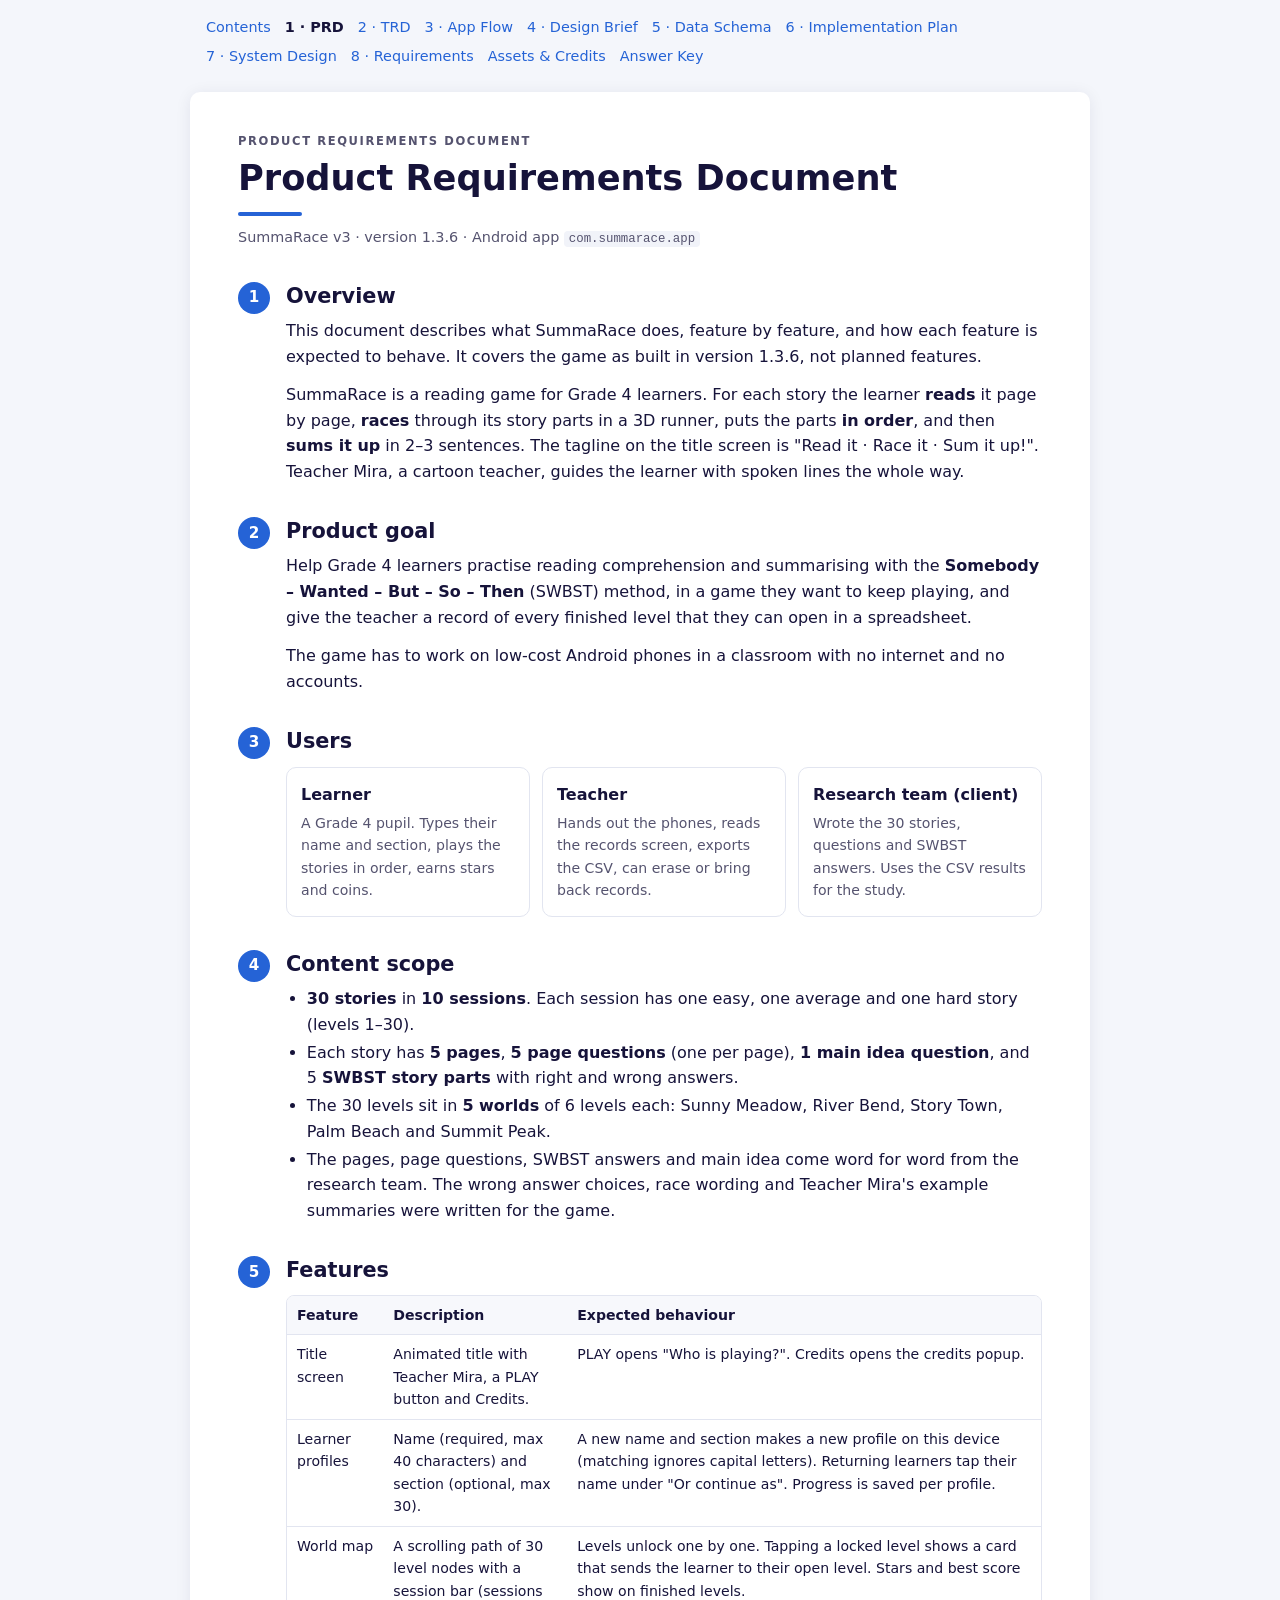
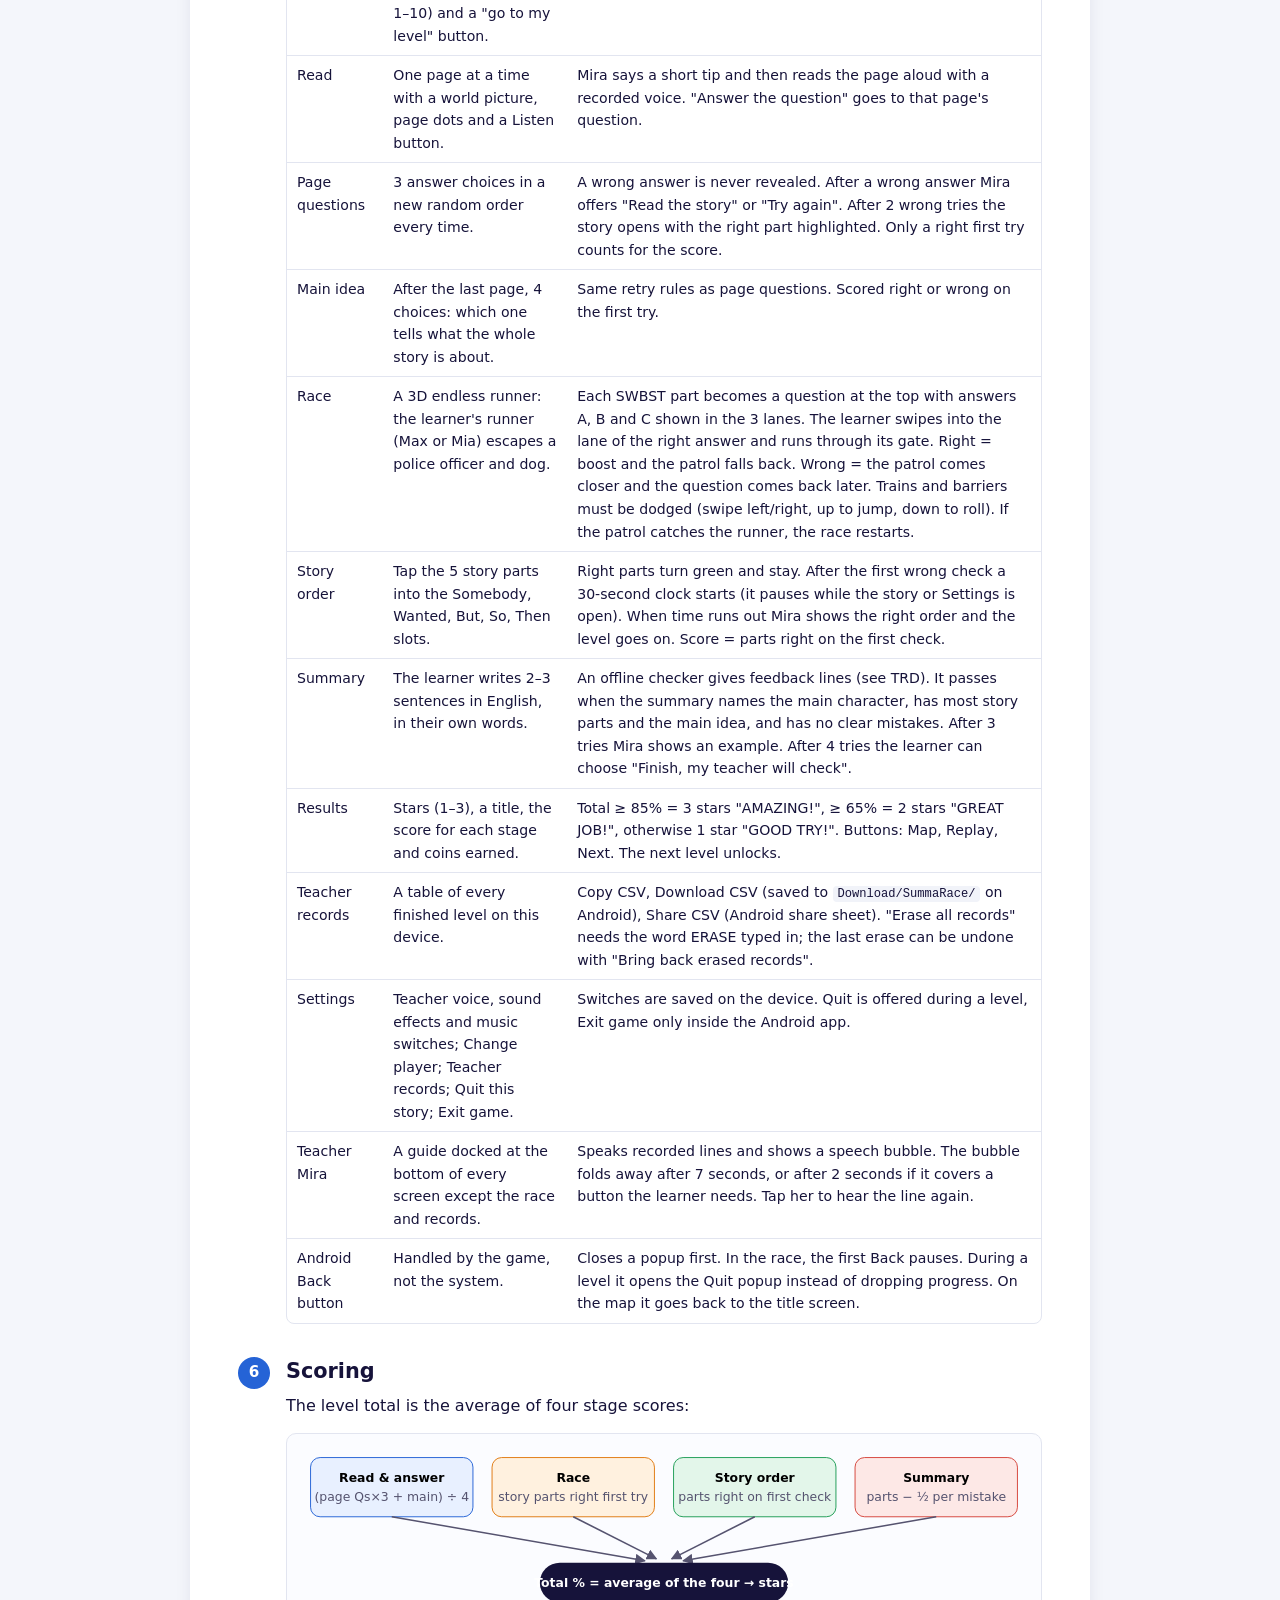
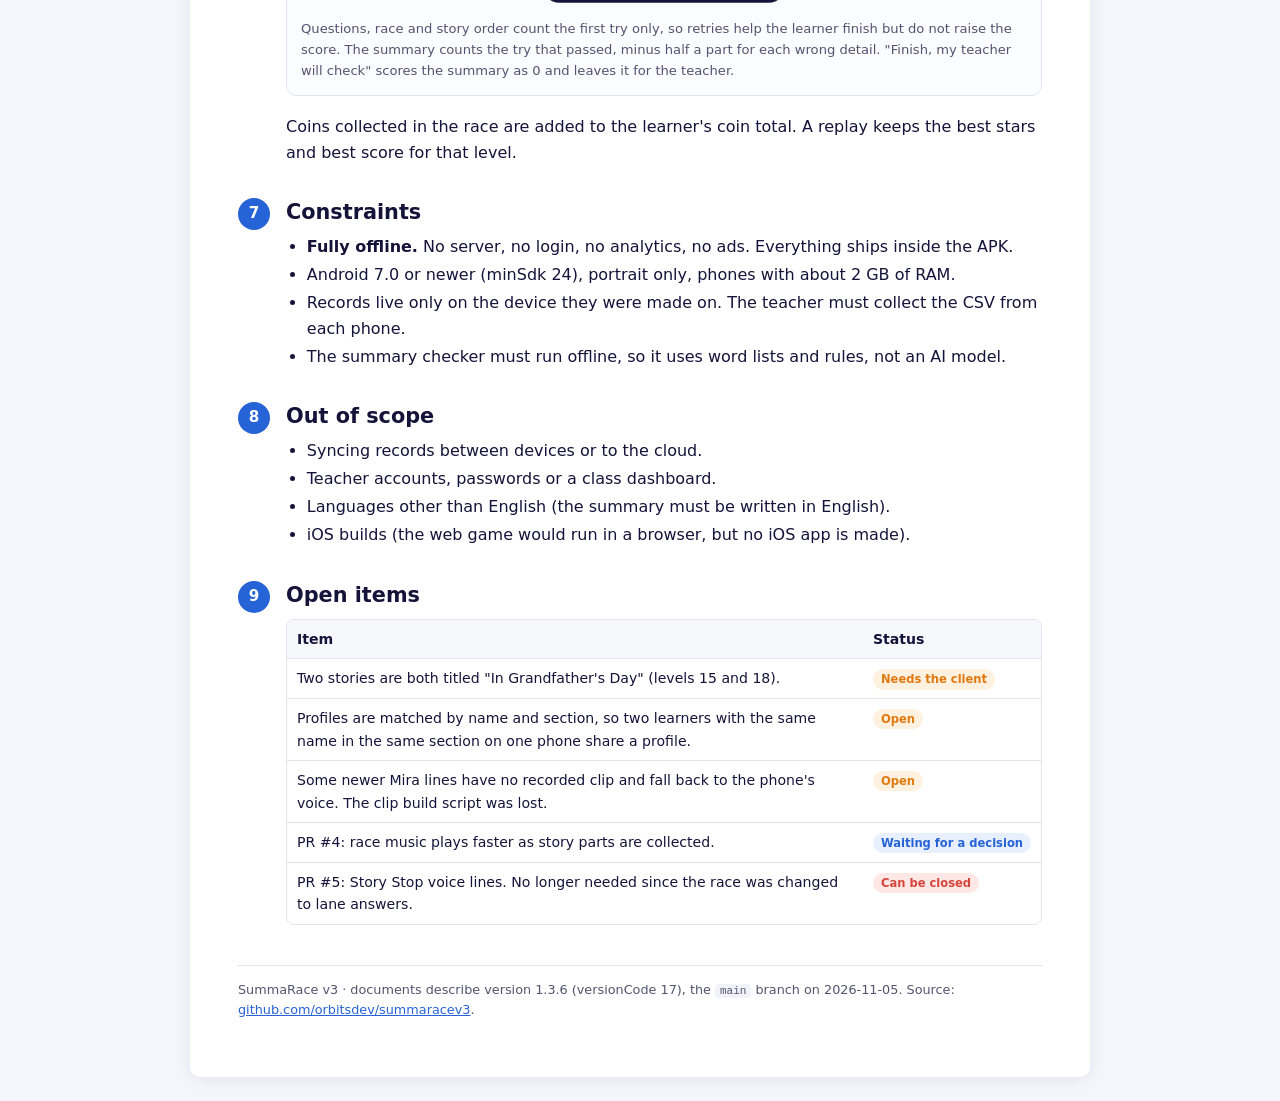
<file: docs/01-prd.html>
<!doctype html>
<html lang="en">
<head>
<meta charset="utf-8">
<meta name="viewport" content="width=device-width, initial-scale=1">
<title>Product Requirements Document · SummaRace v3</title>
<link rel="stylesheet" href="style.css">
</head>
<body>
<nav class="top" aria-label="Documents"><a href="index.html">Contents</a> <a href="01-prd.html" aria-current="page">1 · PRD</a> <a href="02-trd.html">2 · TRD</a> <a href="03-app-flow.html">3 · App Flow</a> <a href="04-design-brief.html">4 · Design Brief</a> <a href="05-data-schema.html">5 · Data Schema</a> <a href="06-implementation-plan.html">6 · Implementation Plan</a> <a href="07-system-design.html">7 · System Design</a> <a href="08-requirements.html">8 · Requirements</a> <a href="assets.html">Assets & Credits</a> <a href="answer-key.html">Answer Key</a></nav>
<main class="page">
<!--title:Product Requirements Document-->
<div class="eyebrow">Product requirements document</div>
<h1>Product Requirements Document</h1>
<p class="meta">SummaRace v3 · version 1.3.6 · Android app <code>com.summarace.app</code></p>

<section class="num"><h2><span class="n">1</span>Overview</h2>
<p>This document describes what SummaRace does, feature by feature, and how each feature is expected to behave. It covers the game as built in version 1.3.6, not planned features.</p>
<p>SummaRace is a reading game for Grade 4 learners. For each story the learner <b>reads</b> it page by page, <b>races</b> through its story parts in a 3D runner, puts the parts <b>in order</b>, and then <b>sums it up</b> in 2–3 sentences. The tagline on the title screen is "Read it · Race it · Sum it up!". Teacher Mira, a cartoon teacher, guides the learner with spoken lines the whole way.</p>
</section>

<section class="num"><h2><span class="n">2</span>Product goal</h2>
<p>Help Grade 4 learners practise reading comprehension and summarising with the <b>Somebody – Wanted – But – So – Then</b> (SWBST) method, in a game they want to keep playing, and give the teacher a record of every finished level that they can open in a spreadsheet.</p>
<p>The game has to work on low-cost Android phones in a classroom with no internet and no accounts.</p>
</section>

<section class="num"><h2><span class="n">3</span>Users</h2>
<div class="grid">
  <div class="card"><h4>Learner</h4><p>A Grade 4 pupil. Types their name and section, plays the stories in order, earns stars and coins.</p></div>
  <div class="card"><h4>Teacher</h4><p>Hands out the phones, reads the records screen, exports the CSV, can erase or bring back records.</p></div>
  <div class="card"><h4>Research team (client)</h4><p>Wrote the 30 stories, questions and SWBST answers. Uses the CSV results for the study.</p></div>
</div>
</section>

<section class="num"><h2><span class="n">4</span>Content scope</h2>
<ul>
  <li><b>30 stories</b> in <b>10 sessions</b>. Each session has one easy, one average and one hard story (levels 1–30).</li>
  <li>Each story has <b>5 pages</b>, <b>5 page questions</b> (one per page), <b>1 main idea question</b>, and 5 <b>SWBST story parts</b> with right and wrong answers.</li>
  <li>The 30 levels sit in <b>5 worlds</b> of 6 levels each: Sunny Meadow, River Bend, Story Town, Palm Beach and Summit Peak.</li>
  <li>The pages, page questions, SWBST answers and main idea come word for word from the research team. The wrong answer choices, race wording and Teacher Mira's example summaries were written for the game.</li>
</ul>
</section>

<section class="num"><h2><span class="n">5</span>Features</h2>
<div class="tw"><table>
<tr><th>Feature</th><th>Description</th><th>Expected behaviour</th></tr>
<tr><td>Title screen</td><td>Animated title with Teacher Mira, a PLAY button and Credits.</td><td>PLAY opens "Who is playing?". Credits opens the credits popup.</td></tr>
<tr><td>Learner profiles</td><td>Name (required, max 40 characters) and section (optional, max 30).</td><td>A new name and section makes a new profile on this device (matching ignores capital letters). Returning learners tap their name under "Or continue as". Progress is saved per profile.</td></tr>
<tr><td>World map</td><td>A scrolling path of 30 level nodes with a session bar (sessions 1–10) and a "go to my level" button.</td><td>Levels unlock one by one. Tapping a locked level shows a card that sends the learner to their open level. Stars and best score show on finished levels.</td></tr>
<tr><td>Read</td><td>One page at a time with a world picture, page dots and a Listen button.</td><td>Mira says a short tip and then reads the page aloud with a recorded voice. "Answer the question" goes to that page's question.</td></tr>
<tr><td>Page questions</td><td>3 answer choices in a new random order every time.</td><td>A wrong answer is never revealed. After a wrong answer Mira offers "Read the story" or "Try again". After 2 wrong tries the story opens with the right part highlighted. Only a right first try counts for the score.</td></tr>
<tr><td>Main idea</td><td>After the last page, 4 choices: which one tells what the whole story is about.</td><td>Same retry rules as page questions. Scored right or wrong on the first try.</td></tr>
<tr><td>Race</td><td>A 3D endless runner: the learner's runner (Max or Mia) escapes a police officer and dog.</td><td>Each SWBST part becomes a question at the top with answers A, B and C shown in the 3 lanes. The learner swipes into the lane of the right answer and runs through its gate. Right = boost and the patrol falls back. Wrong = the patrol comes closer and the question comes back later. Trains and barriers must be dodged (swipe left/right, up to jump, down to roll). If the patrol catches the runner, the race restarts.</td></tr>
<tr><td>Story order</td><td>Tap the 5 story parts into the Somebody, Wanted, But, So, Then slots.</td><td>Right parts turn green and stay. After the first wrong check a 30-second clock starts (it pauses while the story or Settings is open). When time runs out Mira shows the right order and the level goes on. Score = parts right on the first check.</td></tr>
<tr><td>Summary</td><td>The learner writes 2–3 sentences in English, in their own words.</td><td>An offline checker gives feedback lines (see TRD). It passes when the summary names the main character, has most story parts and the main idea, and has no clear mistakes. After 3 tries Mira shows an example. After 4 tries the learner can choose "Finish, my teacher will check".</td></tr>
<tr><td>Results</td><td>Stars (1–3), a title, the score for each stage and coins earned.</td><td>Total ≥ 85% = 3 stars "AMAZING!", ≥ 65% = 2 stars "GREAT JOB!", otherwise 1 star "GOOD TRY!". Buttons: Map, Replay, Next. The next level unlocks.</td></tr>
<tr><td>Teacher records</td><td>A table of every finished level on this device.</td><td>Copy CSV, Download CSV (saved to <code>Download/SummaRace/</code> on Android), Share CSV (Android share sheet). "Erase all records" needs the word ERASE typed in; the last erase can be undone with "Bring back erased records".</td></tr>
<tr><td>Settings</td><td>Teacher voice, sound effects and music switches; Change player; Teacher records; Quit this story; Exit game.</td><td>Switches are saved on the device. Quit is offered during a level, Exit game only inside the Android app.</td></tr>
<tr><td>Teacher Mira</td><td>A guide docked at the bottom of every screen except the race and records.</td><td>Speaks recorded lines and shows a speech bubble. The bubble folds away after 7 seconds, or after 2 seconds if it covers a button the learner needs. Tap her to hear the line again.</td></tr>
<tr><td>Android Back button</td><td>Handled by the game, not the system.</td><td>Closes a popup first. In the race, the first Back pauses. During a level it opens the Quit popup instead of dropping progress. On the map it goes back to the title screen.</td></tr>
</table></div>
</section>

<section class="num"><h2><span class="n">6</span>Scoring</h2>
<p>The level total is the average of four stage scores:</p>
<div class="fig"><svg viewBox="0 0 760 170" role="img" aria-label="Total score is the average of four parts">
<defs><marker id="a1" viewBox="0 0 10 10" refX="9" refY="5" markerWidth="7" markerHeight="7" orient="auto"><path d="M0 0L10 5L0 10z" fill="#55536f"/></marker></defs>
<g font-size="13" text-anchor="middle" font-family="system-ui,sans-serif">
<rect x="10" y="10" width="170" height="62" rx="10" fill="#e8f0ff" stroke="#2563d6"/><text x="95" y="36" font-weight="700">Read &amp; answer</text><text x="95" y="56" fill="#55536f">(page Qs×3 + main) ÷ 4</text>
<rect x="200" y="10" width="170" height="62" rx="10" fill="#fff1df" stroke="#e07a10"/><text x="285" y="36" font-weight="700">Race</text><text x="285" y="56" fill="#55536f">story parts right first try</text>
<rect x="390" y="10" width="170" height="62" rx="10" fill="#e3f6ea" stroke="#1f9d55"/><text x="475" y="36" font-weight="700">Story order</text><text x="475" y="56" fill="#55536f">parts right on first check</text>
<rect x="580" y="10" width="170" height="62" rx="10" fill="#fde8e6" stroke="#d6453b"/><text x="665" y="36" font-weight="700">Summary</text><text x="665" y="56" fill="#55536f">parts − ½ per mistake</text>
<path d="M95 72 L360 118" stroke="#55536f" fill="none" stroke-width="1.6" marker-end="url(#a1)"/><path d="M285 72 L372 116" stroke="#55536f" fill="none" stroke-width="1.6" marker-end="url(#a1)"/>
<path d="M475 72 L388 116" stroke="#55536f" fill="none" stroke-width="1.6" marker-end="url(#a1)"/><path d="M665 72 L400 118" stroke="#55536f" fill="none" stroke-width="1.6" marker-end="url(#a1)"/>
<rect x="250" y="120" width="260" height="42" rx="21" fill="#16133a"/><text x="380" y="146" fill="#fff" font-weight="700">Total % = average of the four → stars</text>
</g></svg><figcaption>Questions, race and story order count the first try only, so retries help the learner finish but do not raise the score. The summary counts the try that passed, minus half a part for each wrong detail. "Finish, my teacher will check" scores the summary as 0 and leaves it for the teacher.</figcaption></div>
<p>Coins collected in the race are added to the learner's coin total. A replay keeps the best stars and best score for that level.</p>
</section>

<section class="num"><h2><span class="n">7</span>Constraints</h2>
<ul>
  <li><b>Fully offline.</b> No server, no login, no analytics, no ads. Everything ships inside the APK.</li>
  <li>Android 7.0 or newer (minSdk 24), portrait only, phones with about 2 GB of RAM.</li>
  <li>Records live only on the device they were made on. The teacher must collect the CSV from each phone.</li>
  <li>The summary checker must run offline, so it uses word lists and rules, not an AI model.</li>
</ul>
</section>

<section class="num"><h2><span class="n">8</span>Out of scope</h2>
<ul>
  <li>Syncing records between devices or to the cloud.</li>
  <li>Teacher accounts, passwords or a class dashboard.</li>
  <li>Languages other than English (the summary must be written in English).</li>
  <li>iOS builds (the web game would run in a browser, but no iOS app is made).</li>
</ul>
</section>

<section class="num"><h2><span class="n">9</span>Open items</h2>
<div class="tw"><table>
<tr><th>Item</th><th>Status</th></tr>
<tr><td>Two stories are both titled "In Grandfather's Day" (levels 15 and 18).</td><td><span class="tag o">Needs the client</span></td></tr>
<tr><td>Profiles are matched by name and section, so two learners with the same name in the same section on one phone share a profile.</td><td><span class="tag o">Open</span></td></tr>
<tr><td>Some newer Mira lines have no recorded clip and fall back to the phone's voice. The clip build script was lost.</td><td><span class="tag o">Open</span></td></tr>
<tr><td>PR #4: race music plays faster as story parts are collected.</td><td><span class="tag">Waiting for a decision</span></td></tr>
<tr><td>PR #5: Story Stop voice lines. No longer needed since the race was changed to lane answers.</td><td><span class="tag r">Can be closed</span></td></tr>
</table></div>
</section>
<footer>SummaRace v3 · documents describe version 1.3.6 (versionCode 17), the <code>main</code> branch on 2026-11-05. Source: <a href="https://github.com/orbitsdev/summaracev3">github.com/orbitsdev/summaracev3</a>.</footer>
</main>
</body>
</html>
</file>
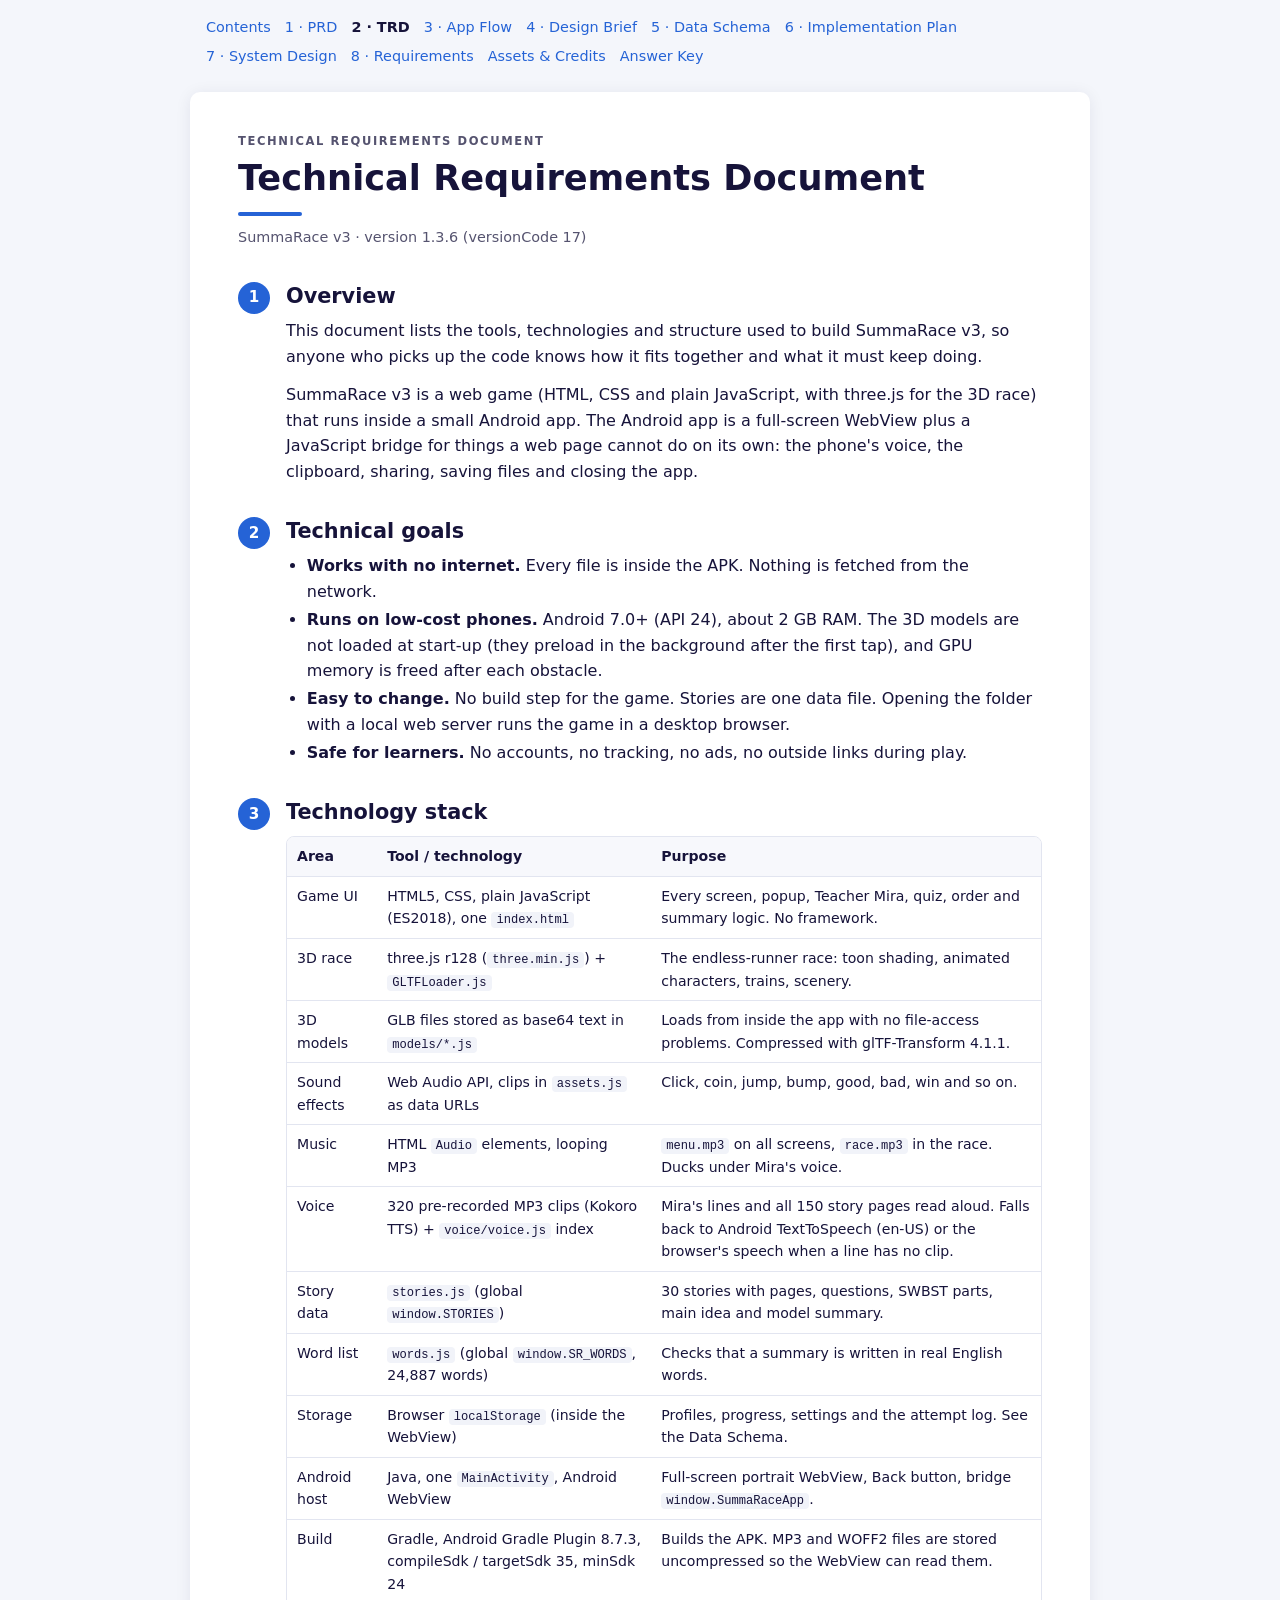
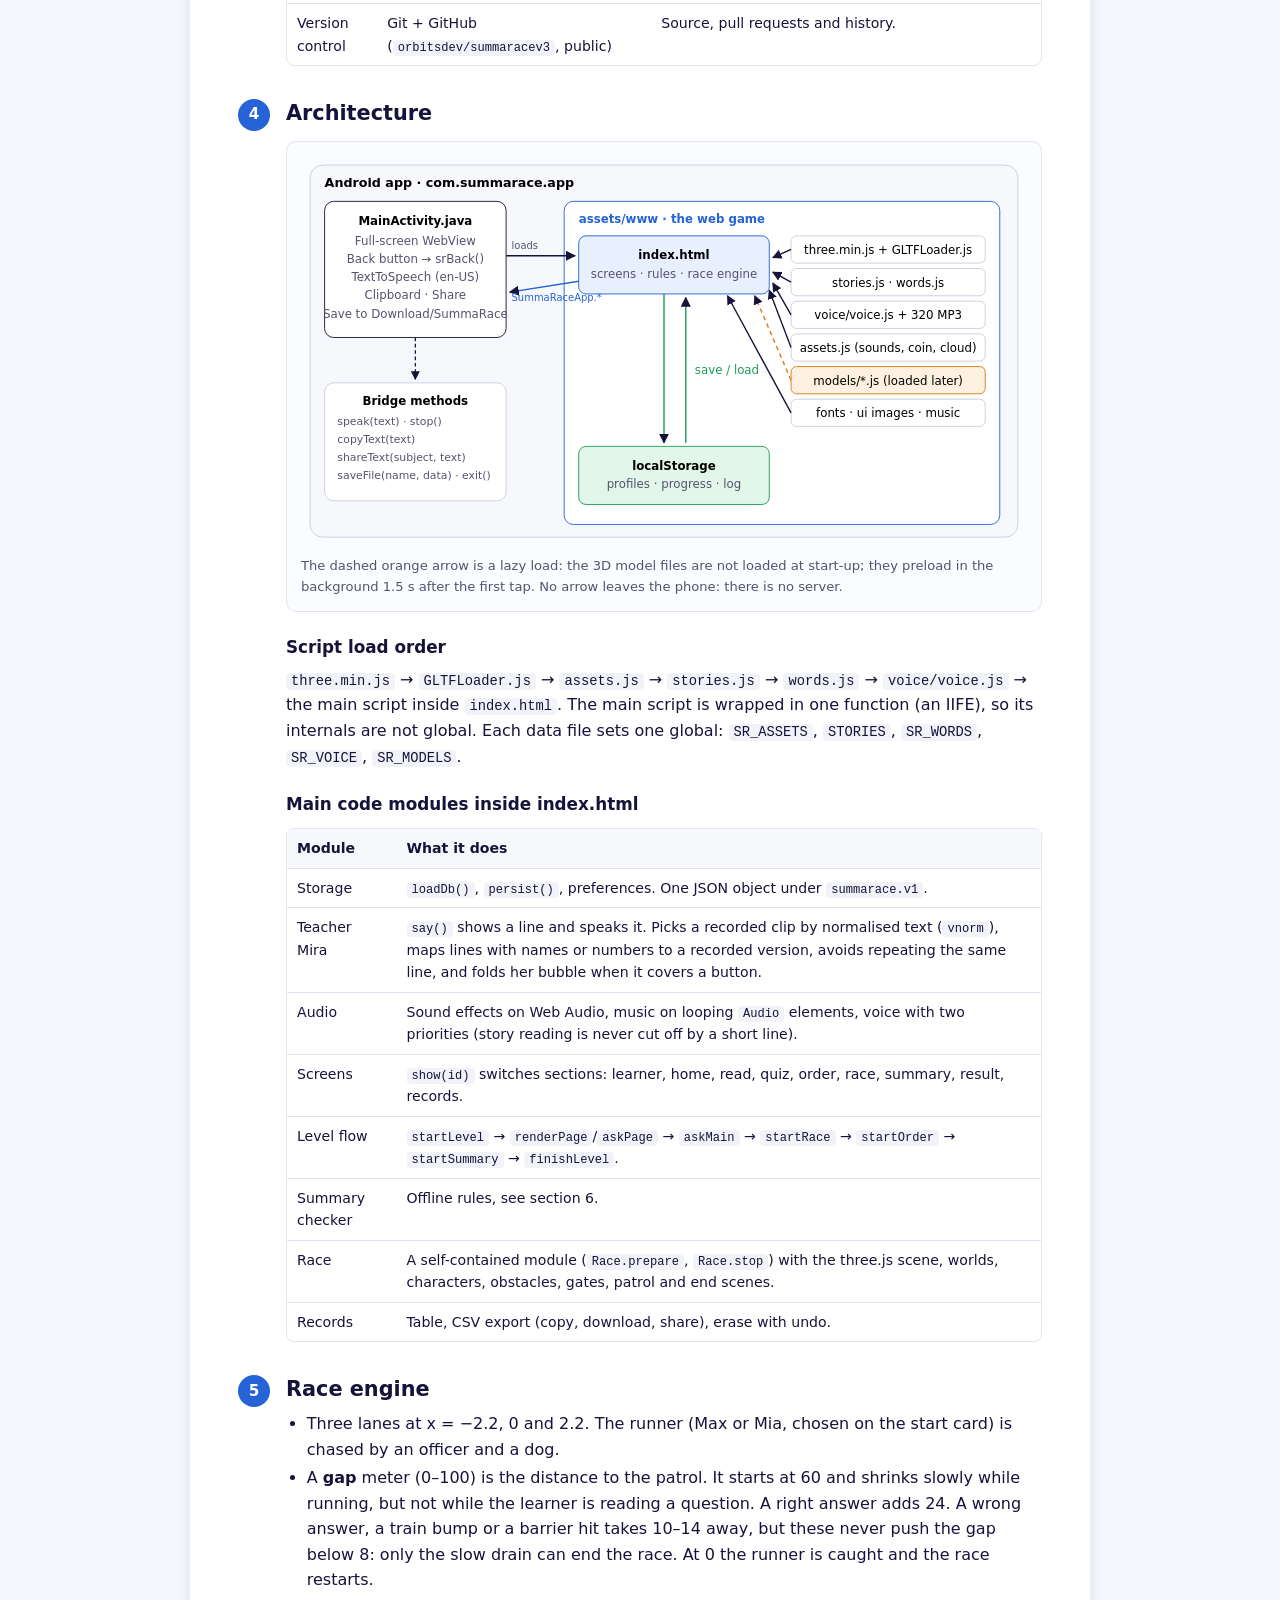
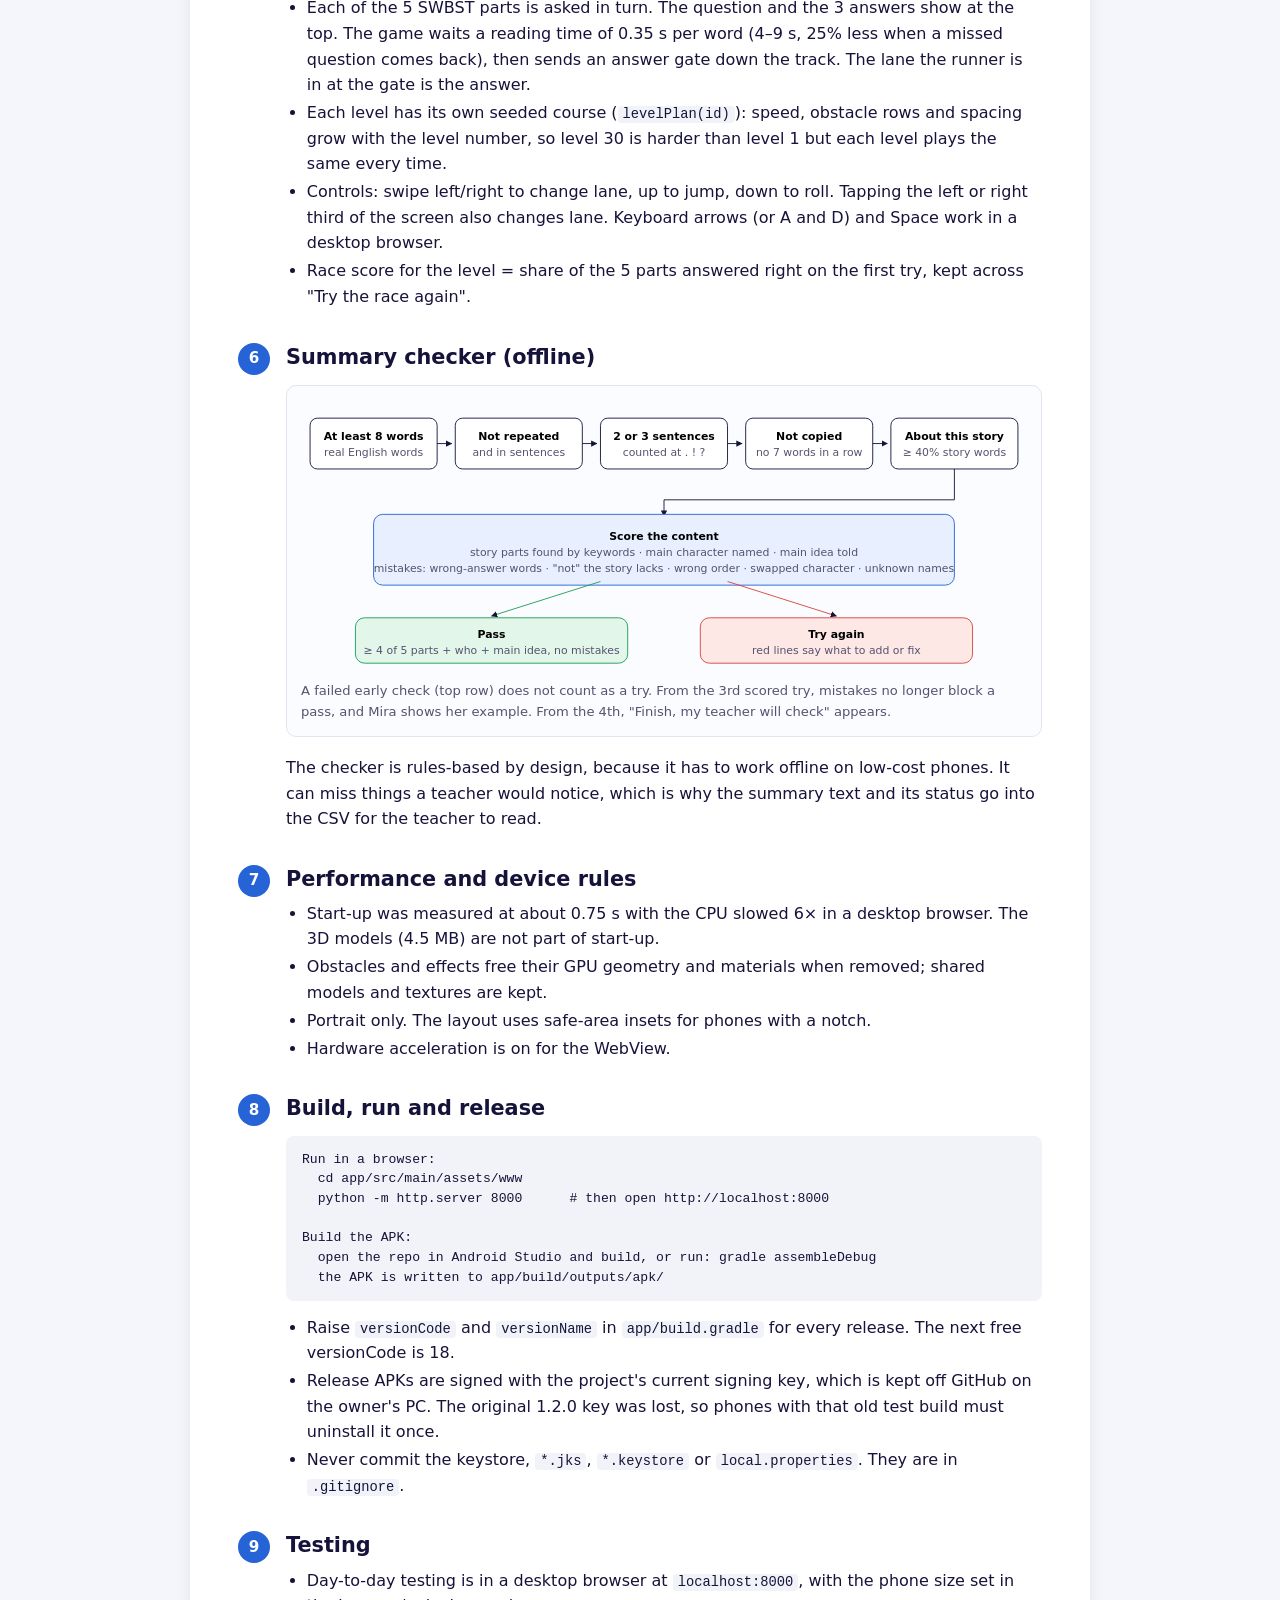
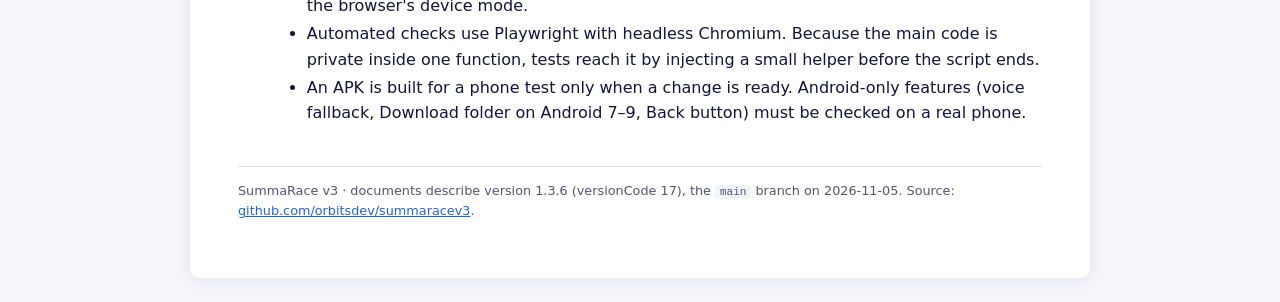
<file: docs/02-trd.html>
<!doctype html>
<html lang="en">
<head>
<meta charset="utf-8">
<meta name="viewport" content="width=device-width, initial-scale=1">
<title>Technical Requirements Document · SummaRace v3</title>
<link rel="stylesheet" href="style.css">
</head>
<body>
<nav class="top" aria-label="Documents"><a href="index.html">Contents</a> <a href="01-prd.html">1 · PRD</a> <a href="02-trd.html" aria-current="page">2 · TRD</a> <a href="03-app-flow.html">3 · App Flow</a> <a href="04-design-brief.html">4 · Design Brief</a> <a href="05-data-schema.html">5 · Data Schema</a> <a href="06-implementation-plan.html">6 · Implementation Plan</a> <a href="07-system-design.html">7 · System Design</a> <a href="08-requirements.html">8 · Requirements</a> <a href="assets.html">Assets & Credits</a> <a href="answer-key.html">Answer Key</a></nav>
<main class="page">
<!--title:Technical Requirements Document-->
<div class="eyebrow">Technical requirements document</div>
<h1>Technical Requirements Document</h1>
<p class="meta">SummaRace v3 · version 1.3.6 (versionCode 17)</p>

<section class="num"><h2><span class="n">1</span>Overview</h2>
<p>This document lists the tools, technologies and structure used to build SummaRace v3, so anyone who picks up the code knows how it fits together and what it must keep doing.</p>
<p>SummaRace v3 is a web game (HTML, CSS and plain JavaScript, with three.js for the 3D race) that runs inside a small Android app. The Android app is a full-screen WebView plus a JavaScript bridge for things a web page cannot do on its own: the phone's voice, the clipboard, sharing, saving files and closing the app.</p>
</section>

<section class="num"><h2><span class="n">2</span>Technical goals</h2>
<ul>
  <li><b>Works with no internet.</b> Every file is inside the APK. Nothing is fetched from the network.</li>
  <li><b>Runs on low-cost phones.</b> Android 7.0+ (API 24), about 2 GB RAM. The 3D models are not loaded at start-up (they preload in the background after the first tap), and GPU memory is freed after each obstacle.</li>
  <li><b>Easy to change.</b> No build step for the game. Stories are one data file. Opening the folder with a local web server runs the game in a desktop browser.</li>
  <li><b>Safe for learners.</b> No accounts, no tracking, no ads, no outside links during play.</li>
</ul>
</section>

<section class="num"><h2><span class="n">3</span>Technology stack</h2>
<div class="tw"><table>
<tr><th>Area</th><th>Tool / technology</th><th>Purpose</th></tr>
<tr><td>Game UI</td><td>HTML5, CSS, plain JavaScript (ES2018), one <code>index.html</code></td><td>Every screen, popup, Teacher Mira, quiz, order and summary logic. No framework.</td></tr>
<tr><td>3D race</td><td>three.js r128 (<code>three.min.js</code>) + <code>GLTFLoader.js</code></td><td>The endless-runner race: toon shading, animated characters, trains, scenery.</td></tr>
<tr><td>3D models</td><td>GLB files stored as base64 text in <code>models/*.js</code></td><td>Loads from inside the app with no file-access problems. Compressed with glTF-Transform 4.1.1.</td></tr>
<tr><td>Sound effects</td><td>Web Audio API, clips in <code>assets.js</code> as data URLs</td><td>Click, coin, jump, bump, good, bad, win and so on.</td></tr>
<tr><td>Music</td><td>HTML <code>Audio</code> elements, looping MP3</td><td><code>menu.mp3</code> on all screens, <code>race.mp3</code> in the race. Ducks under Mira's voice.</td></tr>
<tr><td>Voice</td><td>320 pre-recorded MP3 clips (Kokoro TTS) + <code>voice/voice.js</code> index</td><td>Mira's lines and all 150 story pages read aloud. Falls back to Android TextToSpeech (en-US) or the browser's speech when a line has no clip.</td></tr>
<tr><td>Story data</td><td><code>stories.js</code> (global <code>window.STORIES</code>)</td><td>30 stories with pages, questions, SWBST parts, main idea and model summary.</td></tr>
<tr><td>Word list</td><td><code>words.js</code> (global <code>window.SR_WORDS</code>, 24,887 words)</td><td>Checks that a summary is written in real English words.</td></tr>
<tr><td>Storage</td><td>Browser <code>localStorage</code> (inside the WebView)</td><td>Profiles, progress, settings and the attempt log. See the Data Schema.</td></tr>
<tr><td>Android host</td><td>Java, one <code>MainActivity</code>, Android WebView</td><td>Full-screen portrait WebView, Back button, bridge <code>window.SummaRaceApp</code>.</td></tr>
<tr><td>Build</td><td>Gradle, Android Gradle Plugin 8.7.3, compileSdk / targetSdk 35, minSdk 24</td><td>Builds the APK. MP3 and WOFF2 files are stored uncompressed so the WebView can read them.</td></tr>
<tr><td>Version control</td><td>Git + GitHub (<code>orbitsdev/summaracev3</code>, public)</td><td>Source, pull requests and history.</td></tr>
</table></div>
</section>

<section class="num"><h2><span class="n">4</span>Architecture</h2>
<div class="fig"><svg viewBox="0 0 800 430" role="img" aria-label="Architecture diagram">
<defs><marker id="t1" viewBox="0 0 10 10" refX="9" refY="5" markerWidth="7" markerHeight="7" orient="auto"><path d="M0 0L10 5L0 10z" fill="#16133a"/></marker></defs>
<g font-family="system-ui,sans-serif" font-size="13">
<rect x="10" y="10" width="780" height="410" rx="14" fill="#f7f8fc" stroke="#c9cede"/>
<text x="26" y="34" font-weight="700" font-size="14">Android app · com.summarace.app</text>
<rect x="26" y="50" width="200" height="150" rx="10" fill="#fff" stroke="#16133a"/>
<text x="126" y="76" text-anchor="middle" font-weight="700">MainActivity.java</text>
<text x="126" y="98" text-anchor="middle" fill="#55536f">Full-screen WebView</text>
<text x="126" y="118" text-anchor="middle" fill="#55536f">Back button → srBack()</text>
<text x="126" y="138" text-anchor="middle" fill="#55536f">TextToSpeech (en-US)</text>
<text x="126" y="158" text-anchor="middle" fill="#55536f">Clipboard · Share</text>
<text x="126" y="178" text-anchor="middle" fill="#55536f">Save to Download/SummaRace</text>
<rect x="290" y="50" width="480" height="356" rx="10" fill="#fff" stroke="#2563d6"/>
<text x="306" y="74" font-weight="700" fill="#2563d6">assets/www · the web game</text>
<rect x="306" y="88" width="210" height="64" rx="8" fill="#e8f0ff" stroke="#2563d6"/><text x="411" y="114" text-anchor="middle" font-weight="700">index.html</text><text x="411" y="134" text-anchor="middle" fill="#55536f">screens · rules · race engine</text>
<rect x="540" y="88" width="214" height="30" rx="6" fill="#fff" stroke="#c9cede"/><text x="647" y="108" text-anchor="middle">three.min.js + GLTFLoader.js</text>
<rect x="540" y="124" width="214" height="30" rx="6" fill="#fff" stroke="#c9cede"/><text x="647" y="144" text-anchor="middle">stories.js · words.js</text>
<rect x="540" y="160" width="214" height="30" rx="6" fill="#fff" stroke="#c9cede"/><text x="647" y="180" text-anchor="middle">voice/voice.js + 320 MP3</text>
<rect x="540" y="196" width="214" height="30" rx="6" fill="#fff" stroke="#c9cede"/><text x="647" y="216" text-anchor="middle">assets.js (sounds, coin, cloud)</text>
<rect x="540" y="232" width="214" height="30" rx="6" fill="#fff1df" stroke="#e07a10"/><text x="647" y="252" text-anchor="middle">models/*.js (loaded later)</text>
<rect x="540" y="268" width="214" height="30" rx="6" fill="#fff" stroke="#c9cede"/><text x="647" y="288" text-anchor="middle">fonts · ui images · music</text>
<rect x="306" y="320" width="210" height="64" rx="8" fill="#e3f6ea" stroke="#1f9d55"/><text x="411" y="346" text-anchor="middle" font-weight="700">localStorage</text><text x="411" y="366" text-anchor="middle" fill="#55536f">profiles · progress · log</text>
<path d="M540 103 L520 112" stroke="#16133a" stroke-width="1.5" marker-end="url(#t1)"/>
<path d="M540 139 L520 128" stroke="#16133a" stroke-width="1.5" marker-end="url(#t1)"/>
<path d="M540 175 L520 140" stroke="#16133a" stroke-width="1.5" marker-end="url(#t1)"/>
<path d="M540 211 L516 148" stroke="#16133a" stroke-width="1.5" marker-end="url(#t1)"/>
<path d="M540 247 L500 154" stroke="#e07a10" stroke-width="1.5" stroke-dasharray="5 4" marker-end="url(#t1)"/>
<path d="M540 283 L470 154" stroke="#16133a" stroke-width="1.5" marker-end="url(#t1)"/>
<path d="M400 152 L400 316" stroke="#1f9d55" stroke-width="1.6" marker-end="url(#t1)"/><path d="M424 316 L424 156" stroke="#1f9d55" stroke-width="1.6" marker-end="url(#t1)"/>
<text x="434" y="240" fill="#1f9d55">save / load</text>
<path d="M226 110 L302 110" stroke="#16133a" stroke-width="1.6" marker-end="url(#t1)"/>
<text x="232" y="102" font-size="11" fill="#55536f">loads</text>
<path d="M306 138 L230 150" stroke="#2563d6" stroke-width="1.6" marker-end="url(#t1)"/>
<text x="232" y="160" font-size="11" fill="#2563d6">SummaRaceApp.*</text>
<rect x="26" y="250" width="200" height="130" rx="10" fill="#fff" stroke="#c9cede"/>
<text x="126" y="274" text-anchor="middle" font-weight="700">Bridge methods</text>
<text x="40" y="296" fill="#55536f" font-size="12">speak(text) · stop()</text>
<text x="40" y="316" fill="#55536f" font-size="12">copyText(text)</text>
<text x="40" y="336" fill="#55536f" font-size="12">shareText(subject, text)</text>
<text x="40" y="356" fill="#55536f" font-size="12">saveFile(name, data) · exit()</text>
<path d="M126 200 L126 246" stroke="#16133a" stroke-width="1.4" stroke-dasharray="4 3" marker-end="url(#t1)"/>
</g></svg><figcaption>The dashed orange arrow is a lazy load: the 3D model files are not loaded at start-up; they preload in the background 1.5 s after the first tap. No arrow leaves the phone: there is no server.</figcaption></div>

<h3>Script load order</h3>
<p><code>three.min.js</code> → <code>GLTFLoader.js</code> → <code>assets.js</code> → <code>stories.js</code> → <code>words.js</code> → <code>voice/voice.js</code> → the main script inside <code>index.html</code>. The main script is wrapped in one function (an IIFE), so its internals are not global. Each data file sets one global: <code>SR_ASSETS</code>, <code>STORIES</code>, <code>SR_WORDS</code>, <code>SR_VOICE</code>, <code>SR_MODELS</code>.</p>

<h3>Main code modules inside index.html</h3>
<div class="tw"><table>
<tr><th>Module</th><th>What it does</th></tr>
<tr><td>Storage</td><td><code>loadDb()</code>, <code>persist()</code>, preferences. One JSON object under <code>summarace.v1</code>.</td></tr>
<tr><td>Teacher Mira</td><td><code>say()</code> shows a line and speaks it. Picks a recorded clip by normalised text (<code>vnorm</code>), maps lines with names or numbers to a recorded version, avoids repeating the same line, and folds her bubble when it covers a button.</td></tr>
<tr><td>Audio</td><td>Sound effects on Web Audio, music on looping <code>Audio</code> elements, voice with two priorities (story reading is never cut off by a short line).</td></tr>
<tr><td>Screens</td><td><code>show(id)</code> switches sections: learner, home, read, quiz, order, race, summary, result, records.</td></tr>
<tr><td>Level flow</td><td><code>startLevel</code> → <code>renderPage</code>/<code>askPage</code> → <code>askMain</code> → <code>startRace</code> → <code>startOrder</code> → <code>startSummary</code> → <code>finishLevel</code>.</td></tr>
<tr><td>Summary checker</td><td>Offline rules, see section 6.</td></tr>
<tr><td>Race</td><td>A self-contained module (<code>Race.prepare</code>, <code>Race.stop</code>) with the three.js scene, worlds, characters, obstacles, gates, patrol and end scenes.</td></tr>
<tr><td>Records</td><td>Table, CSV export (copy, download, share), erase with undo.</td></tr>
</table></div>
</section>

<section class="num"><h2><span class="n">5</span>Race engine</h2>
<ul>
  <li>Three lanes at x = −2.2, 0 and 2.2. The runner (Max or Mia, chosen on the start card) is chased by an officer and a dog.</li>
  <li>A <b>gap</b> meter (0–100) is the distance to the patrol. It starts at 60 and shrinks slowly while running, but not while the learner is reading a question. A right answer adds 24. A wrong answer, a train bump or a barrier hit takes 10–14 away, but these never push the gap below 8: only the slow drain can end the race. At 0 the runner is caught and the race restarts.</li>
  <li>Each of the 5 SWBST parts is asked in turn. The question and the 3 answers show at the top. The game waits a reading time of 0.35 s per word (4–9 s, 25% less when a missed question comes back), then sends an answer gate down the track. The lane the runner is in at the gate is the answer.</li>
  <li>Each level has its own seeded course (<code>levelPlan(id)</code>): speed, obstacle rows and spacing grow with the level number, so level 30 is harder than level 1 but each level plays the same every time.</li>
  <li>Controls: swipe left/right to change lane, up to jump, down to roll. Tapping the left or right third of the screen also changes lane. Keyboard arrows (or A and D) and Space work in a desktop browser.</li>
  <li>Race score for the level = share of the 5 parts answered right on the first try, kept across "Try the race again".</li>
</ul>
</section>

<section class="num"><h2><span class="n">6</span>Summary checker (offline)</h2>
<div class="fig"><svg viewBox="0 0 800 300" role="img" aria-label="Summary checker steps">
<defs><marker id="t2" viewBox="0 0 10 10" refX="9" refY="5" markerWidth="7" markerHeight="7" orient="auto"><path d="M0 0L10 5L0 10z" fill="#16133a"/></marker></defs>
<g font-family="system-ui,sans-serif" font-size="12" text-anchor="middle">
<g fill="#fff" stroke="#16133a">
<rect x="10" y="20" width="140" height="56" rx="8"/><rect x="170" y="20" width="140" height="56" rx="8"/><rect x="330" y="20" width="140" height="56" rx="8"/><rect x="490" y="20" width="140" height="56" rx="8"/><rect x="650" y="20" width="140" height="56" rx="8"/>
</g>
<text x="80" y="44" font-weight="700">At least 8 words</text><text x="80" y="62" fill="#55536f">real English words</text>
<text x="240" y="44" font-weight="700">Not repeated</text><text x="240" y="62" fill="#55536f">and in sentences</text>
<text x="400" y="44" font-weight="700">2 or 3 sentences</text><text x="400" y="62" fill="#55536f">counted at . ! ?</text>
<text x="560" y="44" font-weight="700">Not copied</text><text x="560" y="62" fill="#55536f">no 7 words in a row</text>
<text x="720" y="44" font-weight="700">About this story</text><text x="720" y="62" fill="#55536f">≥ 40% story words</text>
<path d="M150 48 L166 48" stroke="#16133a" marker-end="url(#t2)"/><path d="M310 48 L326 48" stroke="#16133a" marker-end="url(#t2)"/><path d="M470 48 L486 48" stroke="#16133a" marker-end="url(#t2)"/><path d="M630 48 L646 48" stroke="#16133a" marker-end="url(#t2)"/>
<path d="M720 76 L720 110 L400 110 L400 128" stroke="#16133a" fill="none" marker-end="url(#t2)"/>
<rect x="80" y="126" width="640" height="78" rx="10" fill="#e8f0ff" stroke="#2563d6"/>
<text x="400" y="154" font-weight="700">Score the content</text>
<text x="400" y="172" fill="#55536f">story parts found by keywords · main character named · main idea told</text>
<text x="400" y="190" fill="#55536f">mistakes: wrong-answer words · "not" the story lacks · wrong order · swapped character · unknown names</text>
<path d="M330 200 L210 238" stroke="#1f9d55" marker-end="url(#t2)"/><path d="M470 200 L590 238" stroke="#d6453b" marker-end="url(#t2)"/>
<rect x="60" y="240" width="300" height="50" rx="10" fill="#e3f6ea" stroke="#1f9d55"/><text x="210" y="262" font-weight="700">Pass</text><text x="210" y="280" fill="#55536f">≥ 4 of 5 parts + who + main idea, no mistakes</text>
<rect x="440" y="240" width="300" height="50" rx="10" fill="#fde8e6" stroke="#d6453b"/><text x="590" y="262" font-weight="700">Try again</text><text x="590" y="280" fill="#55536f">red lines say what to add or fix</text>
</g></svg><figcaption>A failed early check (top row) does not count as a try. From the 3rd scored try, mistakes no longer block a pass, and Mira shows her example. From the 4th, "Finish, my teacher will check" appears.</figcaption></div>
<p>The checker is rules-based by design, because it has to work offline on low-cost phones. It can miss things a teacher would notice, which is why the summary text and its status go into the CSV for the teacher to read.</p>
</section>

<section class="num"><h2><span class="n">7</span>Performance and device rules</h2>
<ul>
  <li>Start-up was measured at about 0.75 s with the CPU slowed 6× in a desktop browser. The 3D models (4.5 MB) are not part of start-up.</li>
  <li>Obstacles and effects free their GPU geometry and materials when removed; shared models and textures are kept.</li>
  <li>Portrait only. The layout uses safe-area insets for phones with a notch.</li>
  <li>Hardware acceleration is on for the WebView.</li>
</ul>
</section>

<section class="num"><h2><span class="n">8</span>Build, run and release</h2>
<pre>Run in a browser:
  cd app/src/main/assets/www
  python -m http.server 8000      # then open http://localhost:8000

Build the APK:
  open the repo in Android Studio and build, or run: gradle assembleDebug
  the APK is written to app/build/outputs/apk/</pre>
<ul>
  <li>Raise <code>versionCode</code> and <code>versionName</code> in <code>app/build.gradle</code> for every release. The next free versionCode is 18.</li>
  <li>Release APKs are signed with the project's current signing key, which is kept off GitHub on the owner's PC. The original 1.2.0 key was lost, so phones with that old test build must uninstall it once.</li>
  <li>Never commit the keystore, <code>*.jks</code>, <code>*.keystore</code> or <code>local.properties</code>. They are in <code>.gitignore</code>.</li>
</ul>
</section>

<section class="num"><h2><span class="n">9</span>Testing</h2>
<ul>
  <li>Day-to-day testing is in a desktop browser at <code>localhost:8000</code>, with the phone size set in the browser's device mode.</li>
  <li>Automated checks use Playwright with headless Chromium. Because the main code is private inside one function, tests reach it by injecting a small helper before the script ends.</li>
  <li>An APK is built for a phone test only when a change is ready. Android-only features (voice fallback, Download folder on Android 7–9, Back button) must be checked on a real phone.</li>
</ul>
</section>
<footer>SummaRace v3 · documents describe version 1.3.6 (versionCode 17), the <code>main</code> branch on 2026-11-05. Source: <a href="https://github.com/orbitsdev/summaracev3">github.com/orbitsdev/summaracev3</a>.</footer>
</main>
</body>
</html>
</file>
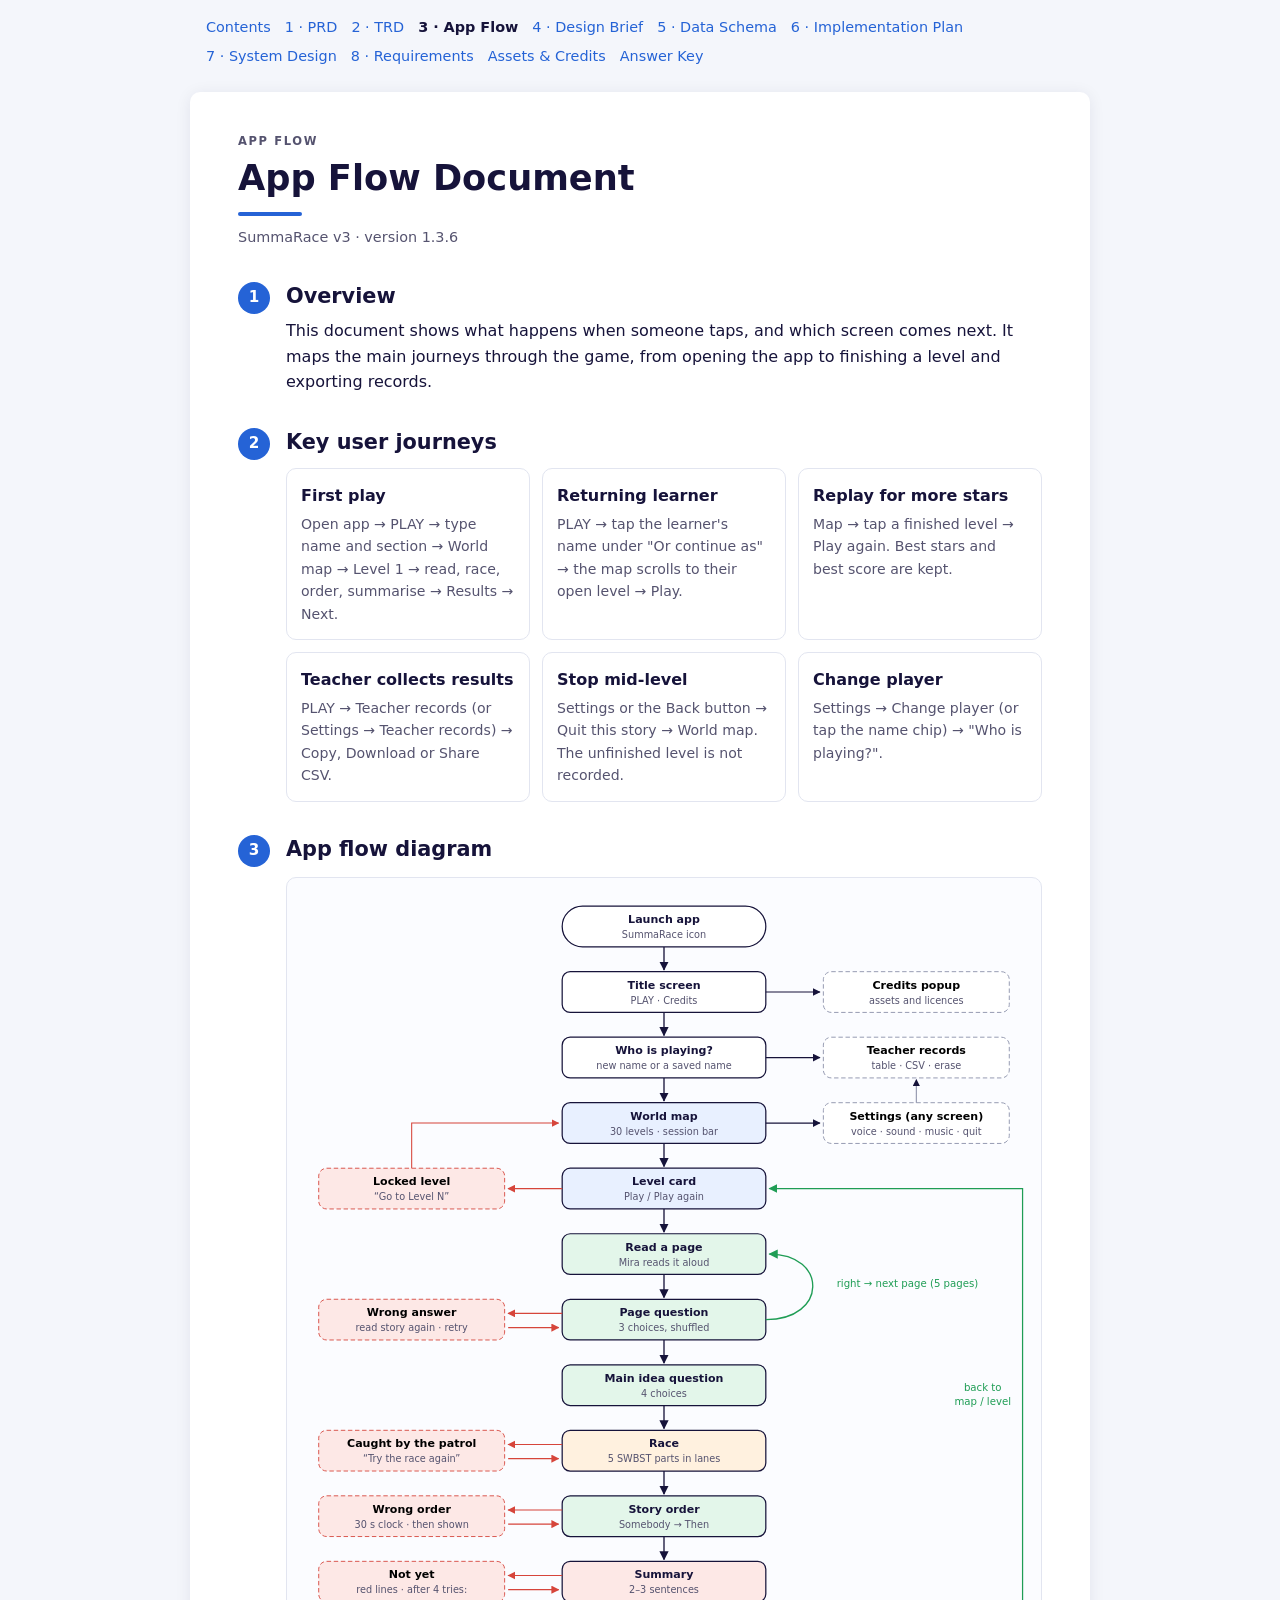
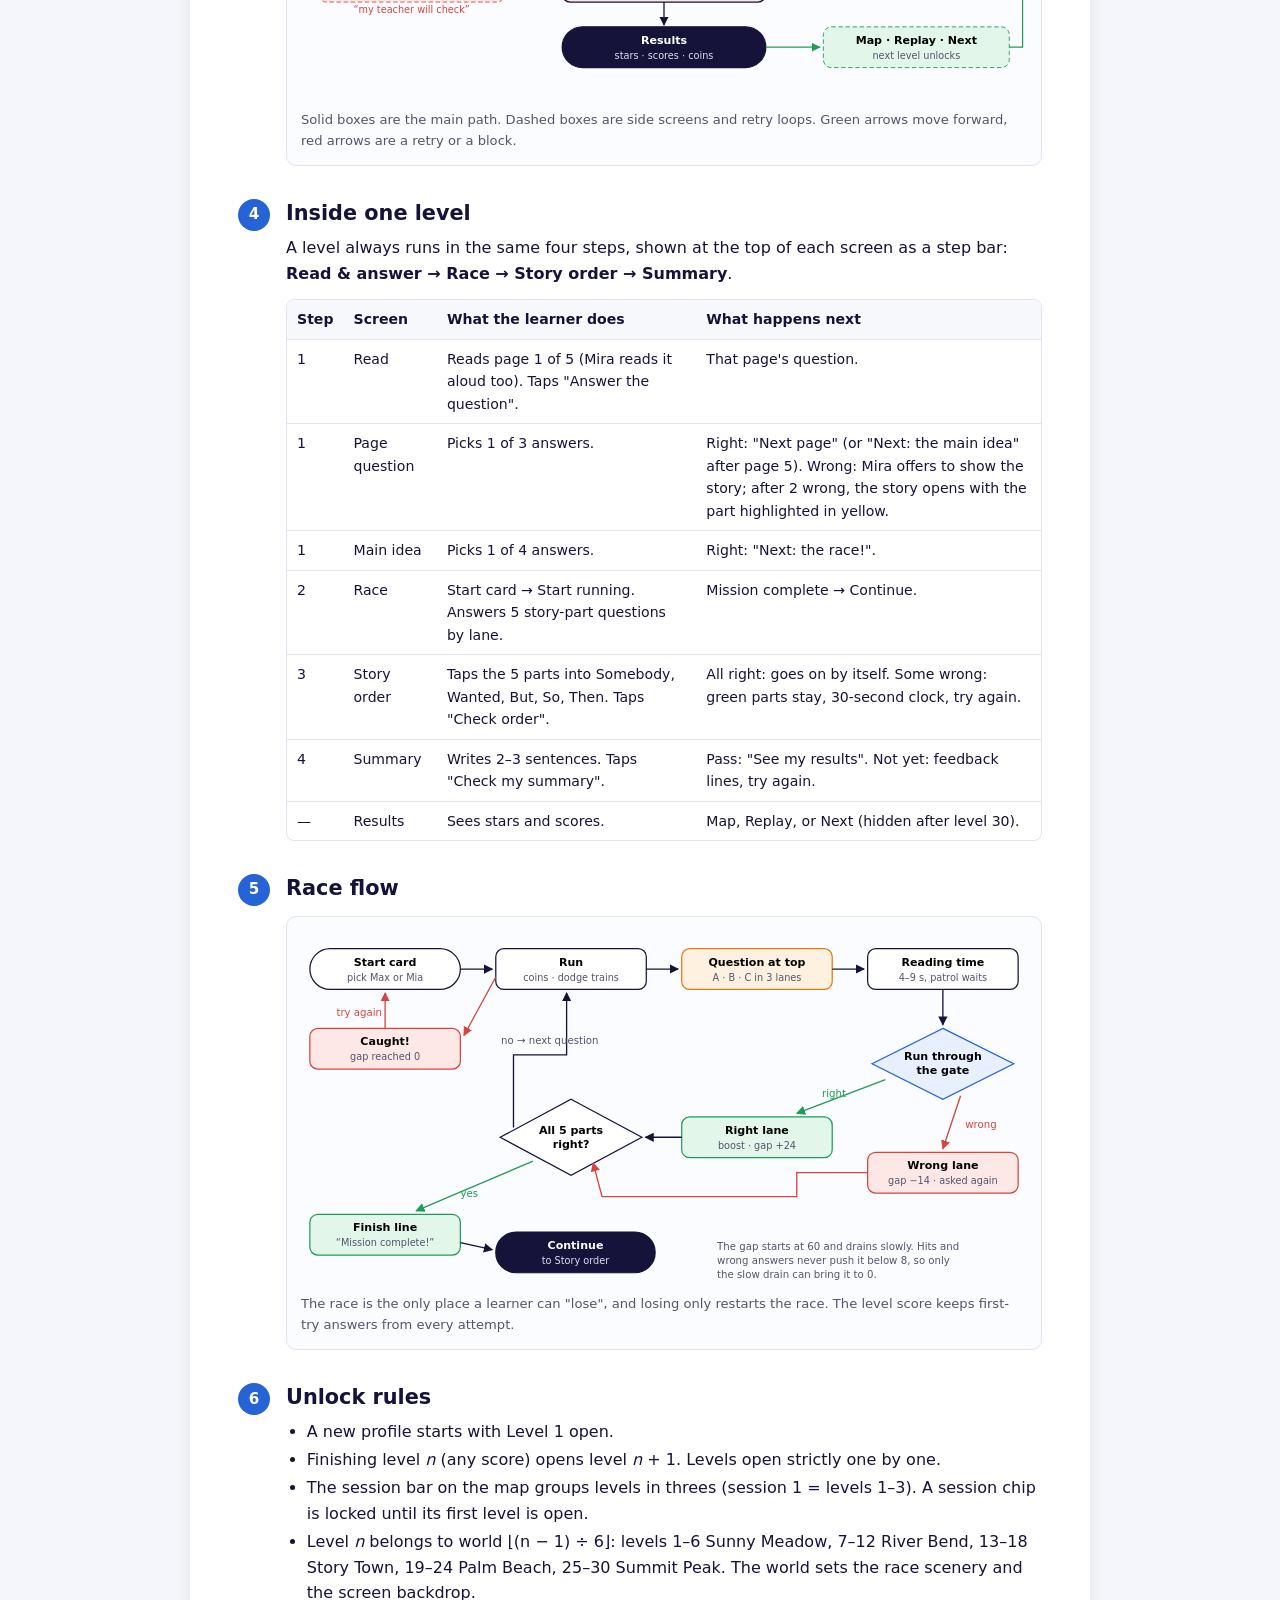
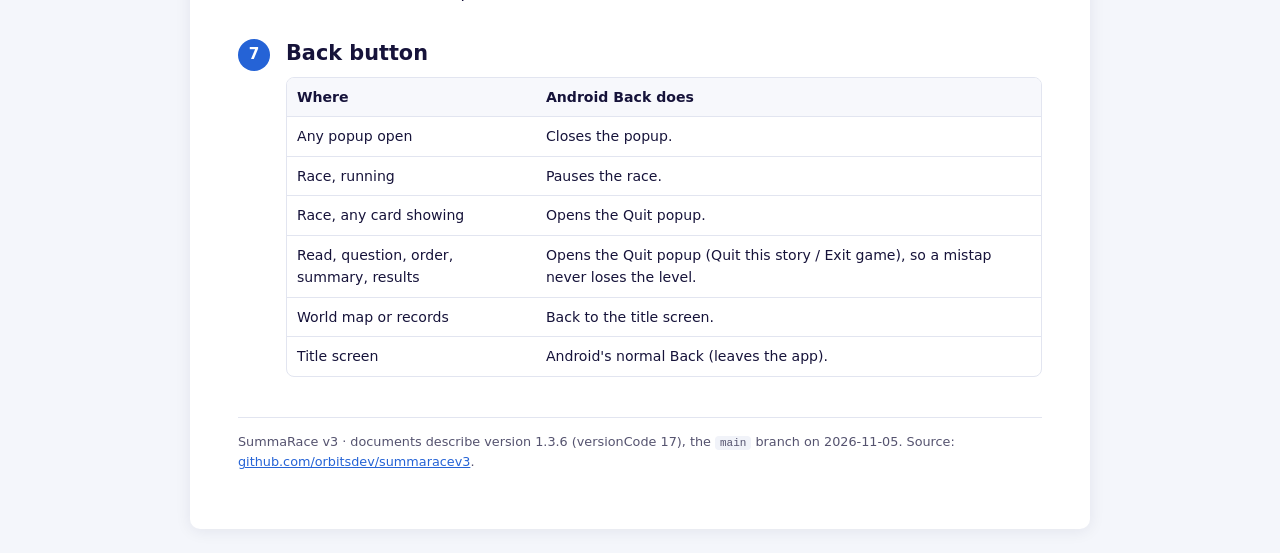
<file: docs/03-app-flow.html>
<!doctype html>
<html lang="en">
<head>
<meta charset="utf-8">
<meta name="viewport" content="width=device-width, initial-scale=1">
<title>App Flow Document · SummaRace v3</title>
<link rel="stylesheet" href="style.css">
</head>
<body>
<nav class="top" aria-label="Documents"><a href="index.html">Contents</a> <a href="01-prd.html">1 · PRD</a> <a href="02-trd.html">2 · TRD</a> <a href="03-app-flow.html" aria-current="page">3 · App Flow</a> <a href="04-design-brief.html">4 · Design Brief</a> <a href="05-data-schema.html">5 · Data Schema</a> <a href="06-implementation-plan.html">6 · Implementation Plan</a> <a href="07-system-design.html">7 · System Design</a> <a href="08-requirements.html">8 · Requirements</a> <a href="assets.html">Assets & Credits</a> <a href="answer-key.html">Answer Key</a></nav>
<main class="page">
<!--title:App Flow Document-->
<div class="eyebrow">App flow</div>
<h1>App Flow Document</h1>
<p class="meta">SummaRace v3 · version 1.3.6</p>

<section class="num"><h2><span class="n">1</span>Overview</h2>
<p>This document shows what happens when someone taps, and which screen comes next. It maps the main journeys through the game, from opening the app to finishing a level and exporting records.</p>
</section>

<section class="num"><h2><span class="n">2</span>Key user journeys</h2>
<div class="grid">
<div class="card"><h4>First play</h4><p>Open app → PLAY → type name and section → World map → Level 1 → read, race, order, summarise → Results → Next.</p></div>
<div class="card"><h4>Returning learner</h4><p>PLAY → tap the learner's name under "Or continue as" → the map scrolls to their open level → Play.</p></div>
<div class="card"><h4>Replay for more stars</h4><p>Map → tap a finished level → Play again. Best stars and best score are kept.</p></div>
<div class="card"><h4>Teacher collects results</h4><p>PLAY → Teacher records (or Settings → Teacher records) → Copy, Download or Share CSV.</p></div>
<div class="card"><h4>Stop mid-level</h4><p>Settings or the Back button → Quit this story → World map. The unfinished level is not recorded.</p></div>
<div class="card"><h4>Change player</h4><p>Settings → Change player (or tap the name chip) → "Who is playing?".</p></div>
</div>
</section>

<section class="num"><h2><span class="n">3</span>App flow diagram</h2>
<div class="fig"><svg viewBox="0 0 820 914" role="img" aria-label="Main app flow from launch to results">
<defs><marker id="f1" viewBox="0 0 10 10" refX="9" refY="5" markerWidth="7" markerHeight="7" orient="auto"><path d="M0 0L10 5L0 10z" fill="#16133a"/></marker>
<marker id="f2" viewBox="0 0 10 10" refX="9" refY="5" markerWidth="7" markerHeight="7" orient="auto"><path d="M0 0L10 5L0 10z" fill="#d6453b"/></marker>
<marker id="f3" viewBox="0 0 10 10" refX="9" refY="5" markerWidth="7" markerHeight="7" orient="auto"><path d="M0 0L10 5L0 10z" fill="#1f9d55"/></marker></defs>
<g font-family="system-ui,sans-serif" font-size="12.5" text-anchor="middle">
<rect x="295.0" y="16" width="230" height="46" rx="23" fill="#ffffff" stroke="#16133a" stroke-width="1.4"/>
<text x="410" y="35" font-weight="700" fill="#16133a">Launch app</text><text x="410" y="52" font-size="11" fill="#55536f">SummaRace icon</text>
<path d="M410 62 L410 88" stroke="#16133a" stroke-width="1.5" marker-end="url(#f1)"/>
<rect x="295.0" y="90" width="230" height="46" rx="9" fill="#ffffff" stroke="#16133a" stroke-width="1.4"/>
<text x="410" y="109" font-weight="700" fill="#16133a">Title screen</text><text x="410" y="126" font-size="11" fill="#55536f">PLAY · Credits</text>
<path d="M410 136 L410 162" stroke="#16133a" stroke-width="1.5" marker-end="url(#f1)"/>
<rect x="295.0" y="164" width="230" height="46" rx="9" fill="#ffffff" stroke="#16133a" stroke-width="1.4"/>
<text x="410" y="183" font-weight="700" fill="#16133a">Who is playing?</text><text x="410" y="200" font-size="11" fill="#55536f">new name or a saved name</text>
<path d="M410 210 L410 236" stroke="#16133a" stroke-width="1.5" marker-end="url(#f1)"/>
<rect x="295.0" y="238" width="230" height="46" rx="9" fill="#e8f0ff" stroke="#16133a" stroke-width="1.4"/>
<text x="410" y="257" font-weight="700" fill="#16133a">World map</text><text x="410" y="274" font-size="11" fill="#55536f">30 levels · session bar</text>
<path d="M410 284 L410 310" stroke="#16133a" stroke-width="1.5" marker-end="url(#f1)"/>
<rect x="295.0" y="312" width="230" height="46" rx="9" fill="#e8f0ff" stroke="#16133a" stroke-width="1.4"/>
<text x="410" y="331" font-weight="700" fill="#16133a">Level card</text><text x="410" y="348" font-size="11" fill="#55536f">Play / Play again</text>
<path d="M410 358 L410 384" stroke="#16133a" stroke-width="1.5" marker-end="url(#f1)"/>
<rect x="295.0" y="386" width="230" height="46" rx="9" fill="#e3f6ea" stroke="#16133a" stroke-width="1.4"/>
<text x="410" y="405" font-weight="700" fill="#16133a">Read a page</text><text x="410" y="422" font-size="11" fill="#55536f">Mira reads it aloud</text>
<path d="M410 432 L410 458" stroke="#16133a" stroke-width="1.5" marker-end="url(#f1)"/>
<rect x="295.0" y="460" width="230" height="46" rx="9" fill="#e3f6ea" stroke="#16133a" stroke-width="1.4"/>
<text x="410" y="479" font-weight="700" fill="#16133a">Page question</text><text x="410" y="496" font-size="11" fill="#55536f">3 choices, shuffled</text>
<path d="M410 506 L410 532" stroke="#16133a" stroke-width="1.5" marker-end="url(#f1)"/>
<rect x="295.0" y="534" width="230" height="46" rx="9" fill="#e3f6ea" stroke="#16133a" stroke-width="1.4"/>
<text x="410" y="553" font-weight="700" fill="#16133a">Main idea question</text><text x="410" y="570" font-size="11" fill="#55536f">4 choices</text>
<path d="M410 580 L410 606" stroke="#16133a" stroke-width="1.5" marker-end="url(#f1)"/>
<rect x="295.0" y="608" width="230" height="46" rx="9" fill="#fff1df" stroke="#16133a" stroke-width="1.4"/>
<text x="410" y="627" font-weight="700" fill="#16133a">Race</text><text x="410" y="644" font-size="11" fill="#55536f">5 SWBST parts in lanes</text>
<path d="M410 654 L410 680" stroke="#16133a" stroke-width="1.5" marker-end="url(#f1)"/>
<rect x="295.0" y="682" width="230" height="46" rx="9" fill="#e3f6ea" stroke="#16133a" stroke-width="1.4"/>
<text x="410" y="701" font-weight="700" fill="#16133a">Story order</text><text x="410" y="718" font-size="11" fill="#55536f">Somebody → Then</text>
<path d="M410 728 L410 754" stroke="#16133a" stroke-width="1.5" marker-end="url(#f1)"/>
<rect x="295.0" y="756" width="230" height="46" rx="9" fill="#fde8e6" stroke="#16133a" stroke-width="1.4"/>
<text x="410" y="775" font-weight="700" fill="#16133a">Summary</text><text x="410" y="792" font-size="11" fill="#55536f">2–3 sentences</text>
<path d="M410 802 L410 828" stroke="#16133a" stroke-width="1.5" marker-end="url(#f1)"/>
<rect x="295.0" y="830" width="230" height="46" rx="23" fill="#16133a" stroke="#16133a" stroke-width="1.4"/>
<text x="410" y="849" font-weight="700" fill="#fff">Results</text><text x="410" y="866" font-size="11" fill="#d9dcef">stars · scores · coins</text>
<rect x="590" y="90" width="210" height="46" rx="9" fill="#fff" stroke="#8a8fa8" stroke-dasharray="5 3"/>
<text x="695.0" y="109" font-weight="700">Credits popup</text><text x="695.0" y="126" font-size="11" fill="#55536f">assets and licences</text>
<path d="M525.0 113 L586 113" stroke="#16133a" stroke-width="1.3" marker-end="url(#f1)"/>
<rect x="590" y="164" width="210" height="46" rx="9" fill="#fff" stroke="#8a8fa8" stroke-dasharray="5 3"/>
<text x="695.0" y="183" font-weight="700">Teacher records</text><text x="695.0" y="200" font-size="11" fill="#55536f">table · CSV · erase</text>
<path d="M525.0 187 L586 187" stroke="#16133a" stroke-width="1.3" marker-end="url(#f1)"/>
<rect x="590" y="238" width="210" height="46" rx="9" fill="#fff" stroke="#8a8fa8" stroke-dasharray="5 3"/>
<text x="695.0" y="257" font-weight="700">Settings (any screen)</text><text x="695.0" y="274" font-size="11" fill="#55536f">voice · sound · music · quit</text>
<path d="M525.0 261 L586 261" stroke="#16133a" stroke-width="1.3" marker-end="url(#f1)"/>
<path d="M695 238 L695 212" stroke="#8a8fa8" stroke-width="1.2" marker-end="url(#f1)"/>
<rect x="20" y="312" width="210" height="46" rx="9" fill="#fde8e6" stroke="#d6453b" stroke-dasharray="5 3"/>
<text x="125.0" y="331" font-weight="700">Locked level</text><text x="125.0" y="348" font-size="11" fill="#55536f">“Go to Level N”</text>
<path d="M295.0 335 L234 335" stroke="#d6453b" stroke-width="1.3" marker-end="url(#f2)"/>
<path d="M125 312 L125 261 L291.0 261" fill="none" stroke="#d6453b" stroke-width="1.2" marker-end="url(#f2)"/>
<path d="M525.0 483 C595.0 483 595.0 409 529.0 409" fill="none" stroke="#1f9d55" stroke-width="1.5" marker-end="url(#f3)"/>
<text x="605.0" y="446" text-anchor="start" fill="#1f9d55" font-size="11.5">right → next page (5 pages)</text>
<rect x="20" y="460" width="210" height="46" rx="9" fill="#fde8e6" stroke="#d6453b" stroke-dasharray="5 3"/>
<text x="125.0" y="479" font-weight="700">Wrong answer</text><text x="125.0" y="496" font-size="11" fill="#55536f">read story again · retry</text>
<path d="M295.0 476 L234 476" stroke="#d6453b" stroke-width="1.3" marker-end="url(#f2)"/>
<path d="M234 492 L291.0 492" stroke="#d6453b" stroke-width="1.3" marker-end="url(#f2)"/>
<rect x="20" y="608" width="210" height="46" rx="9" fill="#fde8e6" stroke="#d6453b" stroke-dasharray="5 3"/>
<text x="125.0" y="627" font-weight="700">Caught by the patrol</text><text x="125.0" y="644" font-size="11" fill="#55536f">“Try the race again”</text>
<path d="M295.0 624 L234 624" stroke="#d6453b" stroke-width="1.3" marker-end="url(#f2)"/>
<path d="M234 640 L291.0 640" stroke="#d6453b" stroke-width="1.3" marker-end="url(#f2)"/>
<rect x="20" y="682" width="210" height="46" rx="9" fill="#fde8e6" stroke="#d6453b" stroke-dasharray="5 3"/>
<text x="125.0" y="701" font-weight="700">Wrong order</text><text x="125.0" y="718" font-size="11" fill="#55536f">30 s clock · then shown</text>
<path d="M295.0 698 L234 698" stroke="#d6453b" stroke-width="1.3" marker-end="url(#f2)"/>
<path d="M234 714 L291.0 714" stroke="#d6453b" stroke-width="1.3" marker-end="url(#f2)"/>
<rect x="20" y="756" width="210" height="46" rx="9" fill="#fde8e6" stroke="#d6453b" stroke-dasharray="5 3"/>
<text x="125.0" y="775" font-weight="700">Not yet</text><text x="125.0" y="792" font-size="11" fill="#55536f">red lines · after 4 tries:</text>
<text x="125" y="814" font-size="11" fill="#d6453b">“my teacher will check”</text>
<path d="M295.0 772 L234 772" stroke="#d6453b" stroke-width="1.3" marker-end="url(#f2)"/>
<path d="M234 788 L291.0 788" stroke="#d6453b" stroke-width="1.3" marker-end="url(#f2)"/>
<rect x="590" y="830" width="210" height="46" rx="9" fill="#e3f6ea" stroke="#1f9d55" stroke-dasharray="5 3"/>
<text x="695.0" y="849" font-weight="700">Map · Replay · Next</text><text x="695.0" y="866" font-size="11" fill="#55536f">next level unlocks</text>
<path d="M525.0 853 L586 853" stroke="#1f9d55" stroke-width="1.4" marker-end="url(#f3)"/>
<path d="M800 853 L815 853 L815 335 L529.0 335" fill="none" stroke="#1f9d55" stroke-width="1.4" marker-end="url(#f3)"/>
<text x="770" y="564" fill="#1f9d55" font-size="11.5">back to</text><text x="770" y="579" fill="#1f9d55" font-size="11.5">map / level</text>
</g></svg>
<figcaption>Solid boxes are the main path. Dashed boxes are side screens and retry loops. Green arrows move forward, red arrows are a retry or a block.</figcaption></div>
</section>

<section class="num"><h2><span class="n">4</span>Inside one level</h2>
<p>A level always runs in the same four steps, shown at the top of each screen as a step bar: <b>Read &amp; answer → Race → Story order → Summary</b>.</p>
<div class="tw"><table>
<tr><th>Step</th><th>Screen</th><th>What the learner does</th><th>What happens next</th></tr>
<tr><td>1</td><td>Read</td><td>Reads page 1 of 5 (Mira reads it aloud too). Taps "Answer the question".</td><td>That page's question.</td></tr>
<tr><td>1</td><td>Page question</td><td>Picks 1 of 3 answers.</td><td>Right: "Next page" (or "Next: the main idea" after page 5). Wrong: Mira offers to show the story; after 2 wrong, the story opens with the part highlighted in yellow.</td></tr>
<tr><td>1</td><td>Main idea</td><td>Picks 1 of 4 answers.</td><td>Right: "Next: the race!".</td></tr>
<tr><td>2</td><td>Race</td><td>Start card → Start running. Answers 5 story-part questions by lane.</td><td>Mission complete → Continue.</td></tr>
<tr><td>3</td><td>Story order</td><td>Taps the 5 parts into Somebody, Wanted, But, So, Then. Taps "Check order".</td><td>All right: goes on by itself. Some wrong: green parts stay, 30-second clock, try again.</td></tr>
<tr><td>4</td><td>Summary</td><td>Writes 2–3 sentences. Taps "Check my summary".</td><td>Pass: "See my results". Not yet: feedback lines, try again.</td></tr>
<tr><td>—</td><td>Results</td><td>Sees stars and scores.</td><td>Map, Replay, or Next (hidden after level 30).</td></tr>
</table></div>
</section>

<section class="num"><h2><span class="n">5</span>Race flow</h2>
<div class="fig"><svg viewBox="0 0 820 400" role="img" aria-label="Race loop">
<defs><marker id="r1" viewBox="0 0 10 10" refX="9" refY="5" markerWidth="7" markerHeight="7" orient="auto"><path d="M0 0L10 5L0 10z" fill="#16133a"/></marker>
<marker id="r2" viewBox="0 0 10 10" refX="9" refY="5" markerWidth="7" markerHeight="7" orient="auto"><path d="M0 0L10 5L0 10z" fill="#d6453b"/></marker>
<marker id="r3" viewBox="0 0 10 10" refX="9" refY="5" markerWidth="7" markerHeight="7" orient="auto"><path d="M0 0L10 5L0 10z" fill="#1f9d55"/></marker></defs>
<g font-family="system-ui,sans-serif" font-size="12.5" text-anchor="middle">
<rect x="10" y="20" width="170" height="46" rx="23" fill="#fff" stroke="#16133a" stroke-width="1.4"/><text x="95.0" y="39" font-weight="700">Start card</text><text x="95.0" y="56" font-size="11" fill="#55536f">pick Max or Mia</text>
<rect x="220" y="20" width="170" height="46" rx="9" fill="#fff" stroke="#16133a" stroke-width="1.4"/><text x="305.0" y="39" font-weight="700">Run</text><text x="305.0" y="56" font-size="11" fill="#55536f">coins · dodge trains</text>
<rect x="430" y="20" width="170" height="46" rx="9" fill="#fff1df" stroke="#e07a10" stroke-width="1.4"/><text x="515.0" y="39" font-weight="700">Question at top</text><text x="515.0" y="56" font-size="11" fill="#55536f">A · B · C in 3 lanes</text>
<rect x="640" y="20" width="170" height="46" rx="9" fill="#fff" stroke="#16133a" stroke-width="1.4"/><text x="725.0" y="39" font-weight="700">Reading time</text><text x="725.0" y="56" font-size="11" fill="#55536f">4–9 s, patrol waits</text>
<path d="M180 43 L216 43" fill="none" stroke="#16133a" stroke-width="1.5" marker-end="url(#r1)"/>
<path d="M390 43 L426 43" fill="none" stroke="#16133a" stroke-width="1.5" marker-end="url(#r1)"/>
<path d="M600 43 L636 43" fill="none" stroke="#16133a" stroke-width="1.5" marker-end="url(#r1)"/>
<polygon points="725,110 805,150 725,190 645,150" fill="#e8f0ff" stroke="#2563d6" stroke-width="1.4"/><text x="725" y="146" font-weight="700">Run through</text><text x="725" y="162" font-weight="700">the gate</text>
<path d="M725 66 L725 106" fill="none" stroke="#16133a" stroke-width="1.5" marker-end="url(#r1)"/>
<rect x="430" y="210" width="170" height="46" rx="9" fill="#e3f6ea" stroke="#1f9d55" stroke-width="1.4"/><text x="515.0" y="229" font-weight="700">Right lane</text><text x="515.0" y="246" font-size="11" fill="#55536f">boost · gap +24</text>
<rect x="640" y="250" width="170" height="46" rx="9" fill="#fde8e6" stroke="#d6453b" stroke-width="1.4"/><text x="725.0" y="269" font-weight="700">Wrong lane</text><text x="725.0" y="286" font-size="11" fill="#55536f">gap −14 · asked again</text>
<path d="M660 168 L560 206" fill="none" stroke="#1f9d55" stroke-width="1.5" marker-end="url(#r3)"/>
<path d="M745 186 L725 246" fill="none" stroke="#d6453b" stroke-width="1.5" marker-end="url(#r2)"/>
<text x="602" y="188" fill="#1f9d55" font-size="11.5">right</text><text x="768" y="222" fill="#d6453b" font-size="11.5">wrong</text>
<polygon points="305,190 385,233 305,276 225,233" fill="#fff" stroke="#16133a" stroke-width="1.4"/><text x="305" y="229" font-weight="700">All 5 parts</text><text x="305" y="245" font-weight="700">right?</text>
<path d="M430 233 L389 233" fill="none" stroke="#16133a" stroke-width="1.5" marker-end="url(#r1)"/>
<path d="M640 273 L560 273 L560 300 L340 300 L330 262" fill="none" stroke="#d6453b" stroke-width="1.5" marker-end="url(#r2)"/>
<path d="M240 222 L240 140 L300 140 L300 70" fill="none" stroke="#16133a" stroke-width="1.5" marker-end="url(#r1)"/>
<text x="226" y="128" font-size="11.5" fill="#55536f" text-anchor="start">no → next question</text>
<rect x="10" y="320" width="170" height="46" rx="9" fill="#e3f6ea" stroke="#1f9d55" stroke-width="1.4"/><text x="95.0" y="339" font-weight="700">Finish line</text><text x="95.0" y="356" font-size="11" fill="#55536f">“Mission complete!”</text>
<path d="M262 260 L130 316" fill="none" stroke="#1f9d55" stroke-width="1.5" marker-end="url(#r3)"/>
<text x="190" y="300" fill="#1f9d55" font-size="11.5">yes</text>
<rect x="220" y="340" width="180" height="46" rx="23" fill="#16133a" stroke="#16133a" stroke-width="1.4"/><text x="310.0" y="359" font-weight="700" fill="#fff">Continue</text><text x="310.0" y="376" font-size="11" fill="#d9dcef">to Story order</text>
<path d="M180 352 L216 360" fill="none" stroke="#16133a" stroke-width="1.5" marker-end="url(#r1)"/>
<rect x="10" y="110" width="170" height="46" rx="9" fill="#fde8e6" stroke="#d6453b" stroke-width="1.4"/><text x="95.0" y="129" font-weight="700">Caught!</text><text x="95.0" y="146" font-size="11" fill="#55536f">gap reached 0</text>
<path d="M220 52 L184 118" fill="none" stroke="#d6453b" stroke-width="1.5" marker-end="url(#r2)"/>
<path d="M95 110 L95 70" fill="none" stroke="#d6453b" stroke-width="1.5" marker-end="url(#r2)"/>
<text x="40" y="96" fill="#d6453b" font-size="11.5" text-anchor="start">try again</text>
<text x="470" y="360" font-size="11.5" fill="#55536f" text-anchor="start">The gap starts at 60 and drains slowly. Hits and</text><text x="470" y="376" font-size="11.5" fill="#55536f" text-anchor="start">wrong answers never push it below 8, so only</text><text x="470" y="392" font-size="11.5" fill="#55536f" text-anchor="start">the slow drain can bring it to 0.</text>
</g></svg>
<figcaption>The race is the only place a learner can "lose", and losing only restarts the race. The level score keeps first-try answers from every attempt.</figcaption></div>
</section>

<section class="num"><h2><span class="n">6</span>Unlock rules</h2>
<ul>
<li>A new profile starts with Level 1 open.</li>
<li>Finishing level <i>n</i> (any score) opens level <i>n</i> + 1. Levels open strictly one by one.</li>
<li>The session bar on the map groups levels in threes (session 1 = levels 1–3). A session chip is locked until its first level is open.</li>
<li>Level <i>n</i> belongs to world ⌊(n − 1) ÷ 6⌋: levels 1–6 Sunny Meadow, 7–12 River Bend, 13–18 Story Town, 19–24 Palm Beach, 25–30 Summit Peak. The world sets the race scenery and the screen backdrop.</li>
</ul>
</section>

<section class="num"><h2><span class="n">7</span>Back button</h2>
<div class="tw"><table>
<tr><th>Where</th><th>Android Back does</th></tr>
<tr><td>Any popup open</td><td>Closes the popup.</td></tr>
<tr><td>Race, running</td><td>Pauses the race.</td></tr>
<tr><td>Race, any card showing</td><td>Opens the Quit popup.</td></tr>
<tr><td>Read, question, order, summary, results</td><td>Opens the Quit popup (Quit this story / Exit game), so a mistap never loses the level.</td></tr>
<tr><td>World map or records</td><td>Back to the title screen.</td></tr>
<tr><td>Title screen</td><td>Android's normal Back (leaves the app).</td></tr>
</table></div>
</section>
<footer>SummaRace v3 · documents describe version 1.3.6 (versionCode 17), the <code>main</code> branch on 2026-11-05. Source: <a href="https://github.com/orbitsdev/summaracev3">github.com/orbitsdev/summaracev3</a>.</footer>
</main>
</body>
</html>
</file>
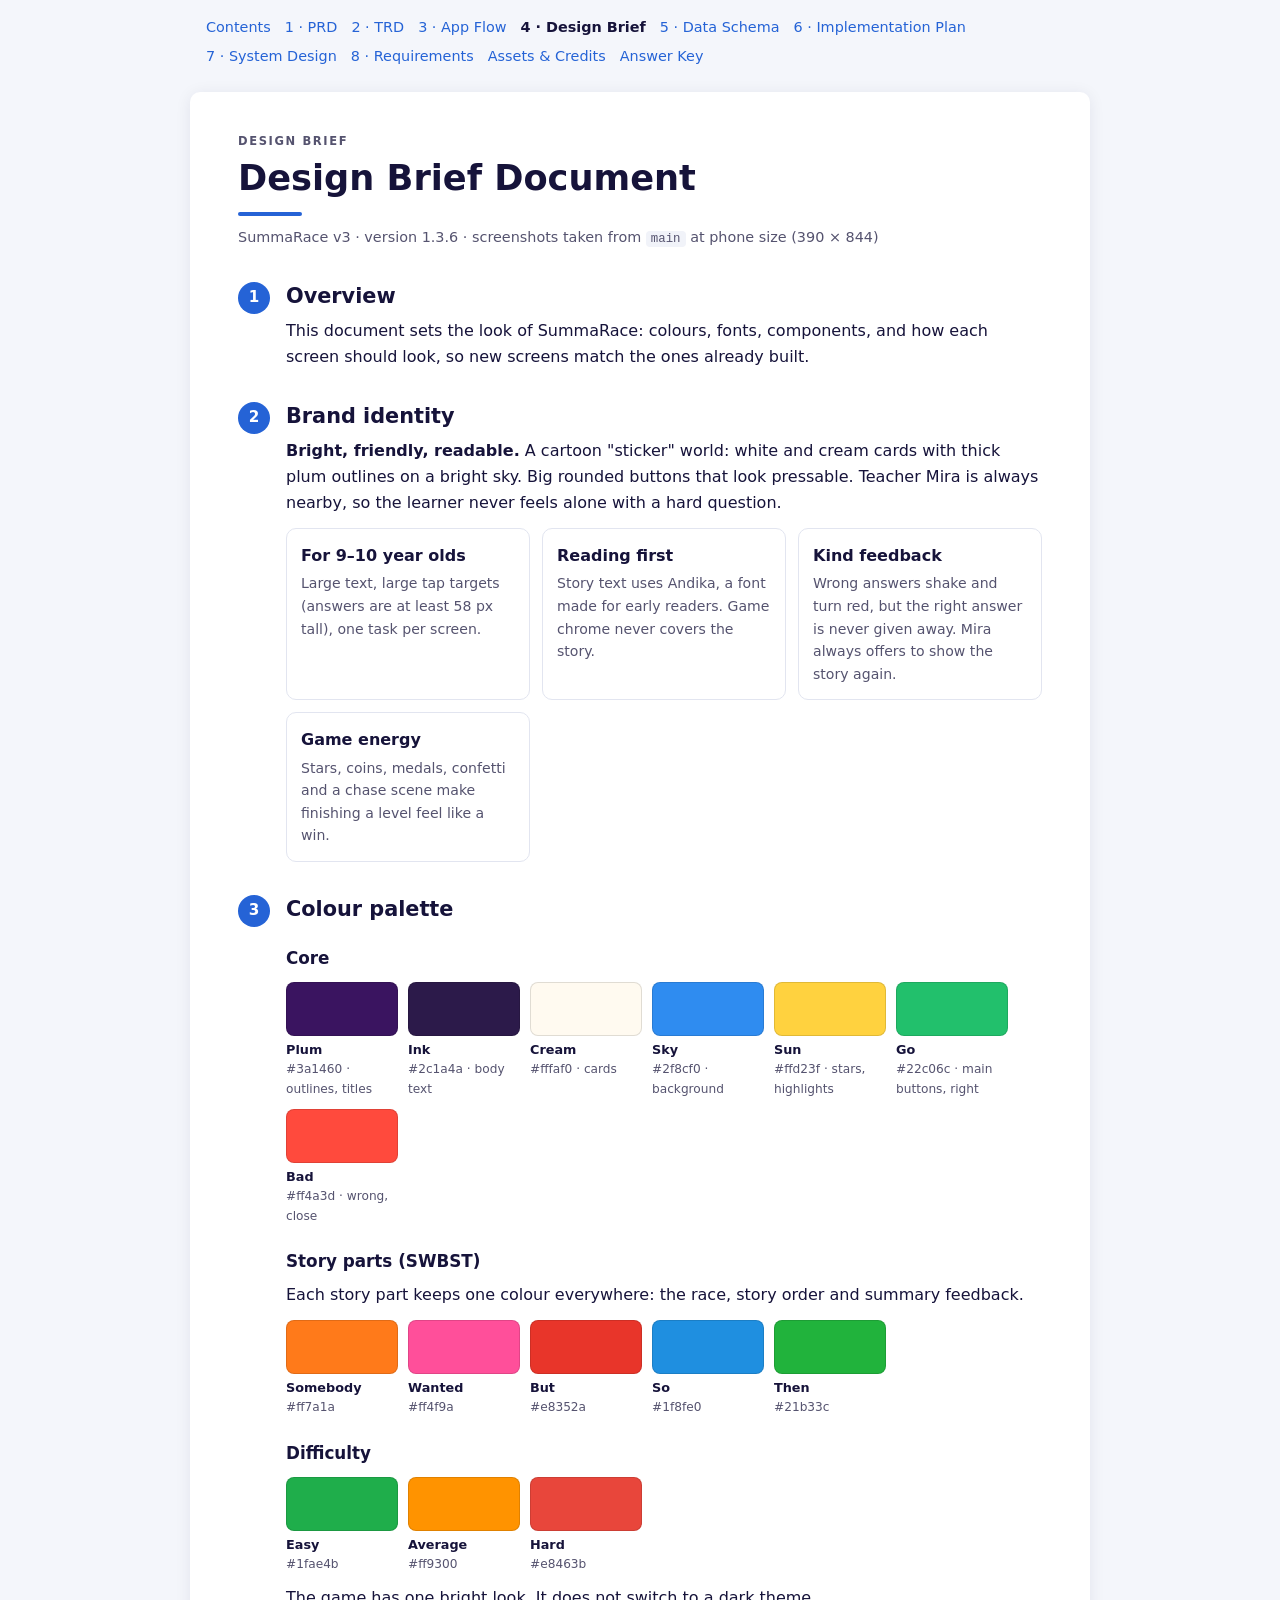
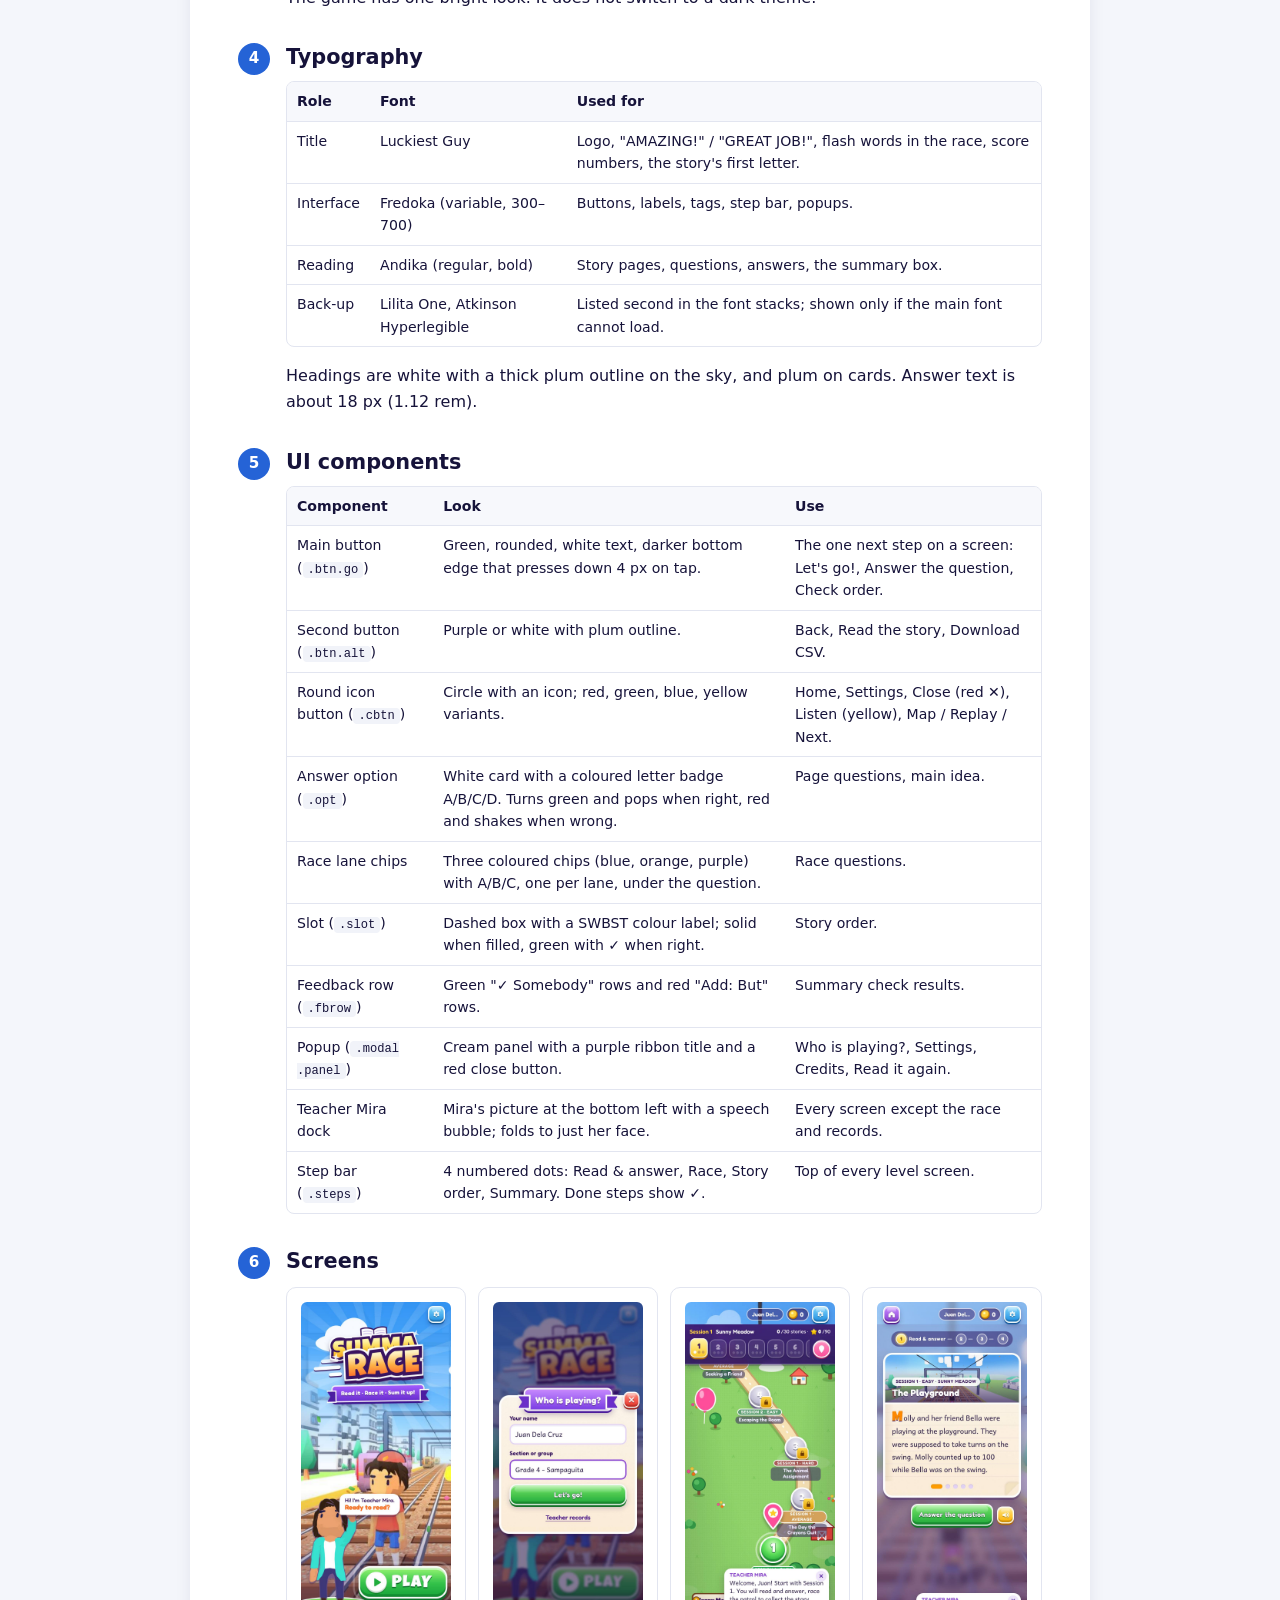
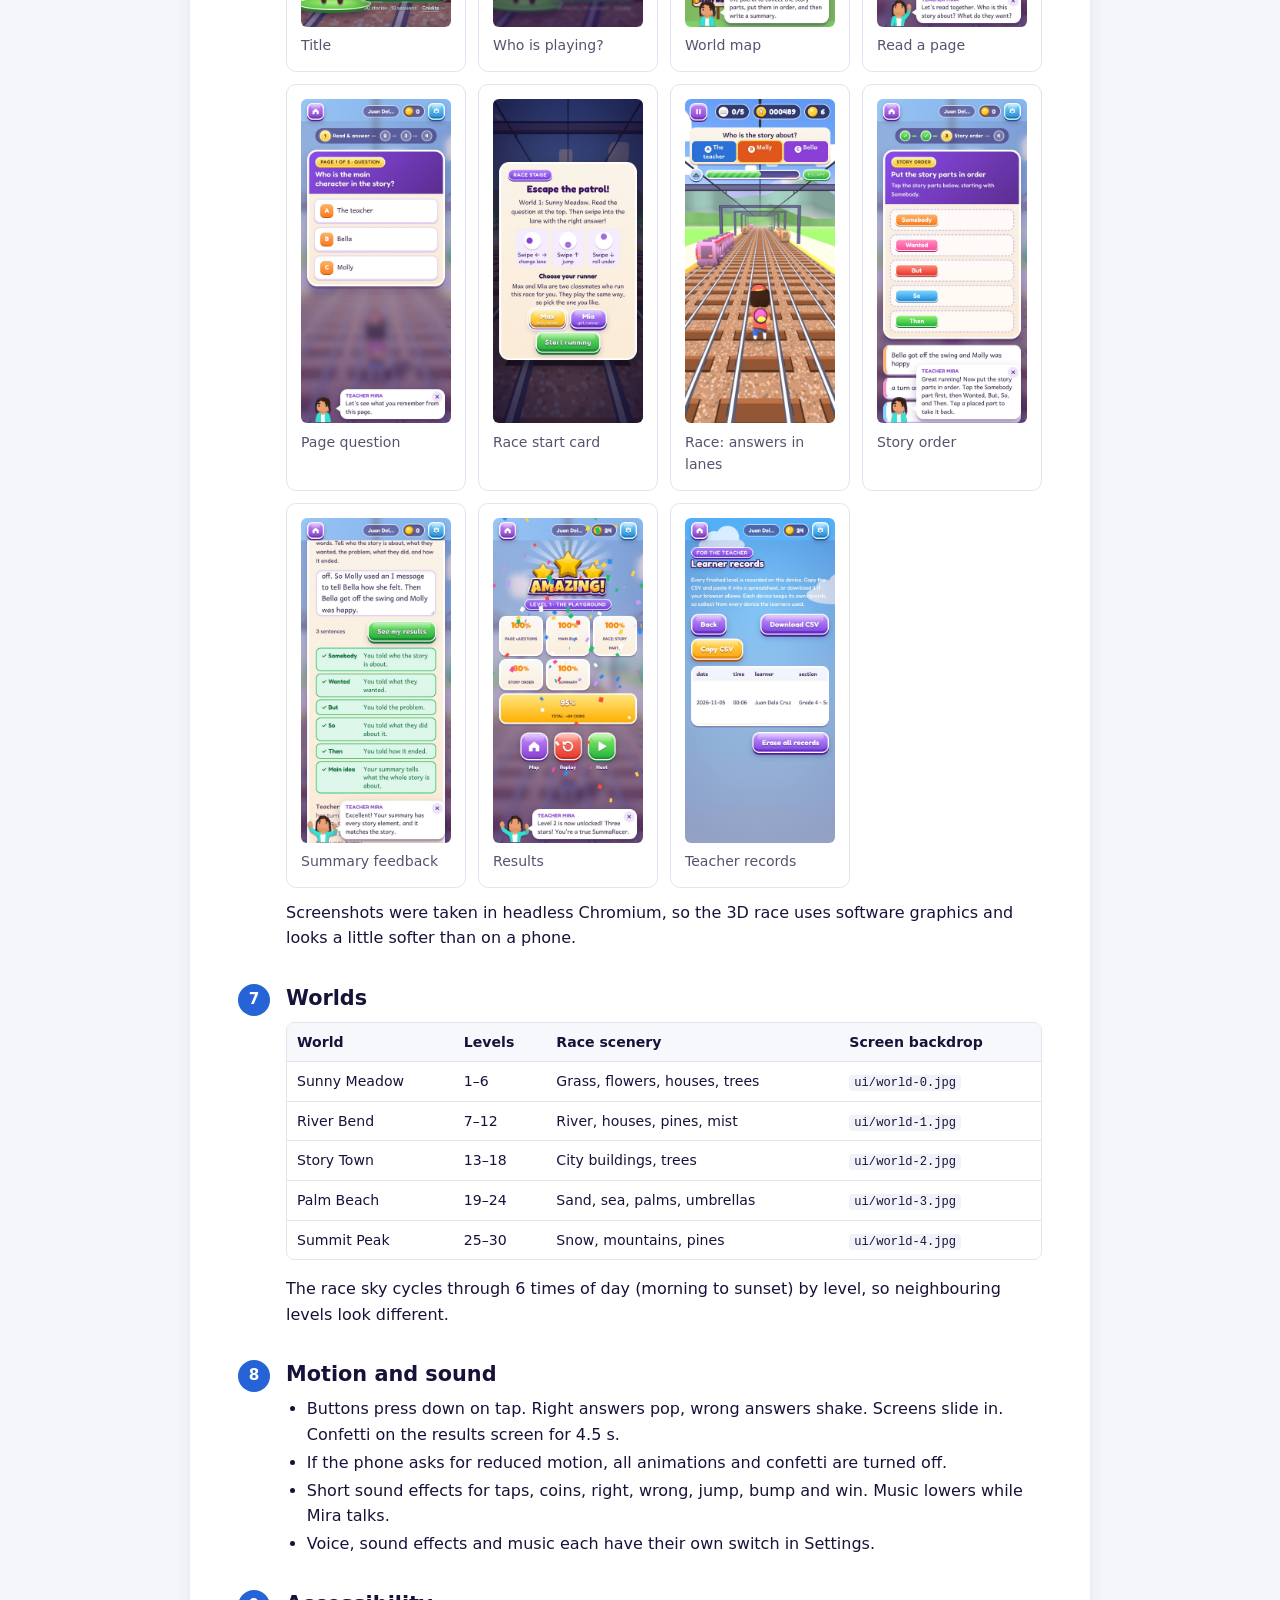
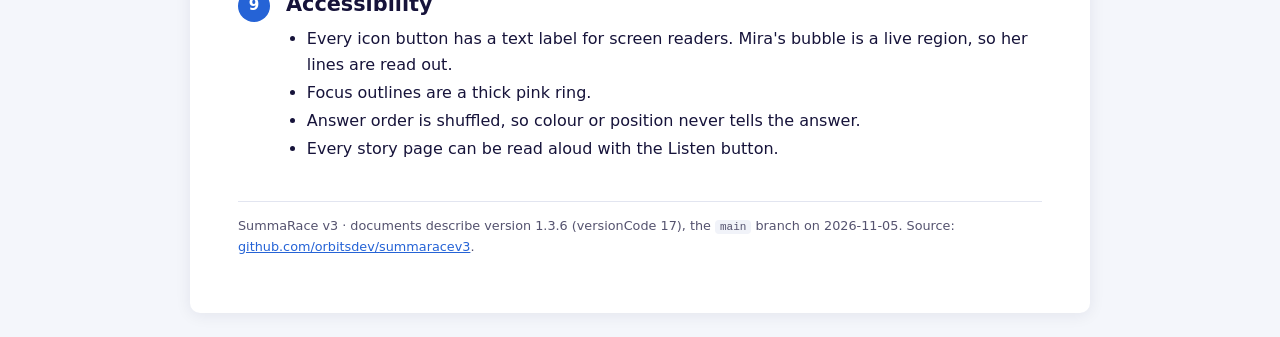
<file: docs/04-design-brief.html>
<!doctype html>
<html lang="en">
<head>
<meta charset="utf-8">
<meta name="viewport" content="width=device-width, initial-scale=1">
<title>Design Brief Document · SummaRace v3</title>
<link rel="stylesheet" href="style.css">
</head>
<body>
<nav class="top" aria-label="Documents"><a href="index.html">Contents</a> <a href="01-prd.html">1 · PRD</a> <a href="02-trd.html">2 · TRD</a> <a href="03-app-flow.html">3 · App Flow</a> <a href="04-design-brief.html" aria-current="page">4 · Design Brief</a> <a href="05-data-schema.html">5 · Data Schema</a> <a href="06-implementation-plan.html">6 · Implementation Plan</a> <a href="07-system-design.html">7 · System Design</a> <a href="08-requirements.html">8 · Requirements</a> <a href="assets.html">Assets & Credits</a> <a href="answer-key.html">Answer Key</a></nav>
<main class="page">
<!--title:Design Brief Document-->
<div class="eyebrow">Design brief</div>
<h1>Design Brief Document</h1>
<p class="meta">SummaRace v3 · version 1.3.6 · screenshots taken from <code>main</code> at phone size (390 × 844)</p>

<section class="num"><h2><span class="n">1</span>Overview</h2>
<p>This document sets the look of SummaRace: colours, fonts, components, and how each screen should look, so new screens match the ones already built.</p>
</section>

<section class="num"><h2><span class="n">2</span>Brand identity</h2>
<p><b>Bright, friendly, readable.</b> A cartoon "sticker" world: white and cream cards with thick plum outlines on a bright sky. Big rounded buttons that look pressable. Teacher Mira is always nearby, so the learner never feels alone with a hard question.</p>
<div class="grid">
<div class="card"><h4>For 9–10 year olds</h4><p>Large text, large tap targets (answers are at least 58 px tall), one task per screen.</p></div>
<div class="card"><h4>Reading first</h4><p>Story text uses Andika, a font made for early readers. Game chrome never covers the story.</p></div>
<div class="card"><h4>Kind feedback</h4><p>Wrong answers shake and turn red, but the right answer is never given away. Mira always offers to show the story again.</p></div>
<div class="card"><h4>Game energy</h4><p>Stars, coins, medals, confetti and a chase scene make finishing a level feel like a win.</p></div>
</div>
</section>

<section class="num"><h2><span class="n">3</span>Colour palette</h2>
<h3>Core</h3>
<div class="sw">
<div><i style="background:#3a1460"></i><b>Plum</b>#3a1460 · outlines, titles</div>
<div><i style="background:#2c1a4a"></i><b>Ink</b>#2c1a4a · body text</div>
<div><i style="background:#fffaf0"></i><b>Cream</b>#fffaf0 · cards</div>
<div><i style="background:#2f8cf0"></i><b>Sky</b>#2f8cf0 · background</div>
<div><i style="background:#ffd23f"></i><b>Sun</b>#ffd23f · stars, highlights</div>
<div><i style="background:#22c06c"></i><b>Go</b>#22c06c · main buttons, right</div>
<div><i style="background:#ff4a3d"></i><b>Bad</b>#ff4a3d · wrong, close</div>
</div>
<h3>Story parts (SWBST)</h3>
<p>Each story part keeps one colour everywhere: the race, story order and summary feedback.</p>
<div class="sw">
<div><i style="background:#ff7a1a"></i><b>Somebody</b>#ff7a1a</div>
<div><i style="background:#ff4f9a"></i><b>Wanted</b>#ff4f9a</div>
<div><i style="background:#e8352a"></i><b>But</b>#e8352a</div>
<div><i style="background:#1f8fe0"></i><b>So</b>#1f8fe0</div>
<div><i style="background:#21b33c"></i><b>Then</b>#21b33c</div>
</div>
<h3>Difficulty</h3>
<div class="sw">
<div><i style="background:#1fae4b"></i><b>Easy</b>#1fae4b</div>
<div><i style="background:#ff9300"></i><b>Average</b>#ff9300</div>
<div><i style="background:#e8463b"></i><b>Hard</b>#e8463b</div>
</div>
<p>The game has one bright look. It does not switch to a dark theme.</p>
</section>

<section class="num"><h2><span class="n">4</span>Typography</h2>
<div class="tw"><table>
<tr><th>Role</th><th>Font</th><th>Used for</th></tr>
<tr><td>Title</td><td>Luckiest Guy</td><td>Logo, "AMAZING!" / "GREAT JOB!", flash words in the race, score numbers, the story's first letter.</td></tr>
<tr><td>Interface</td><td>Fredoka (variable, 300–700)</td><td>Buttons, labels, tags, step bar, popups.</td></tr>
<tr><td>Reading</td><td>Andika (regular, bold)</td><td>Story pages, questions, answers, the summary box.</td></tr>
<tr><td>Back-up</td><td>Lilita One, Atkinson Hyperlegible</td><td>Listed second in the font stacks; shown only if the main font cannot load.</td></tr>
</table></div>
<p>Headings are white with a thick plum outline on the sky, and plum on cards. Answer text is about 18 px (1.12 rem).</p>
</section>

<section class="num"><h2><span class="n">5</span>UI components</h2>
<div class="tw"><table>
<tr><th>Component</th><th>Look</th><th>Use</th></tr>
<tr><td>Main button (<code>.btn.go</code>)</td><td>Green, rounded, white text, darker bottom edge that presses down 4 px on tap.</td><td>The one next step on a screen: Let's go!, Answer the question, Check order.</td></tr>
<tr><td>Second button (<code>.btn.alt</code>)</td><td>Purple or white with plum outline.</td><td>Back, Read the story, Download CSV.</td></tr>
<tr><td>Round icon button (<code>.cbtn</code>)</td><td>Circle with an icon; red, green, blue, yellow variants.</td><td>Home, Settings, Close (red ✕), Listen (yellow), Map / Replay / Next.</td></tr>
<tr><td>Answer option (<code>.opt</code>)</td><td>White card with a coloured letter badge A/B/C/D. Turns green and pops when right, red and shakes when wrong.</td><td>Page questions, main idea.</td></tr>
<tr><td>Race lane chips</td><td>Three coloured chips (blue, orange, purple) with A/B/C, one per lane, under the question.</td><td>Race questions.</td></tr>
<tr><td>Slot (<code>.slot</code>)</td><td>Dashed box with a SWBST colour label; solid when filled, green with ✓ when right.</td><td>Story order.</td></tr>
<tr><td>Feedback row (<code>.fbrow</code>)</td><td>Green "✓ Somebody" rows and red "Add: But" rows.</td><td>Summary check results.</td></tr>
<tr><td>Popup (<code>.modal .panel</code>)</td><td>Cream panel with a purple ribbon title and a red close button.</td><td>Who is playing?, Settings, Credits, Read it again.</td></tr>
<tr><td>Teacher Mira dock</td><td>Mira's picture at the bottom left with a speech bubble; folds to just her face.</td><td>Every screen except the race and records.</td></tr>
<tr><td>Step bar (<code>.steps</code>)</td><td>4 numbered dots: Read &amp; answer, Race, Story order, Summary. Done steps show ✓.</td><td>Top of every level screen.</td></tr>
</table></div>
</section>

<section class="num"><h2><span class="n">6</span>Screens</h2>
<div class="grid" style="grid-template-columns:repeat(auto-fill,minmax(150px,1fr))">
<figure class="card" style="margin:0"><img src="img/01-title.jpg" alt="Title screen" style="width:100%;border-radius:6px"><p>Title</p></figure>
<figure class="card" style="margin:0"><img src="img/02-who.jpg" alt="Who is playing popup" style="width:100%;border-radius:6px"><p>Who is playing?</p></figure>
<figure class="card" style="margin:0"><img src="img/03-map.jpg" alt="World map" style="width:100%;border-radius:6px"><p>World map</p></figure>
<figure class="card" style="margin:0"><img src="img/04-read.jpg" alt="Read a page" style="width:100%;border-radius:6px"><p>Read a page</p></figure>
<figure class="card" style="margin:0"><img src="img/05-question.jpg" alt="Page question" style="width:100%;border-radius:6px"><p>Page question</p></figure>
<figure class="card" style="margin:0"><img src="img/06-race-start.jpg" alt="Race start card" style="width:100%;border-radius:6px"><p>Race start card</p></figure>
<figure class="card" style="margin:0"><img src="img/07-race-question.jpg" alt="Race with lane answers" style="width:100%;border-radius:6px"><p>Race: answers in lanes</p></figure>
<figure class="card" style="margin:0"><img src="img/08-order.jpg" alt="Story order" style="width:100%;border-radius:6px"><p>Story order</p></figure>
<figure class="card" style="margin:0"><img src="img/09-summary.jpg" alt="Summary feedback" style="width:100%;border-radius:6px"><p>Summary feedback</p></figure>
<figure class="card" style="margin:0"><img src="img/10-results.jpg" alt="Results" style="width:100%;border-radius:6px"><p>Results</p></figure>
<figure class="card" style="margin:0"><img src="img/11-records.jpg" alt="Teacher records" style="width:100%;border-radius:6px"><p>Teacher records</p></figure>
</div>
<p>Screenshots were taken in headless Chromium, so the 3D race uses software graphics and looks a little softer than on a phone.</p>
</section>

<section class="num"><h2><span class="n">7</span>Worlds</h2>
<div class="tw"><table>
<tr><th>World</th><th>Levels</th><th>Race scenery</th><th>Screen backdrop</th></tr>
<tr><td>Sunny Meadow</td><td>1–6</td><td>Grass, flowers, houses, trees</td><td><code>ui/world-0.jpg</code></td></tr>
<tr><td>River Bend</td><td>7–12</td><td>River, houses, pines, mist</td><td><code>ui/world-1.jpg</code></td></tr>
<tr><td>Story Town</td><td>13–18</td><td>City buildings, trees</td><td><code>ui/world-2.jpg</code></td></tr>
<tr><td>Palm Beach</td><td>19–24</td><td>Sand, sea, palms, umbrellas</td><td><code>ui/world-3.jpg</code></td></tr>
<tr><td>Summit Peak</td><td>25–30</td><td>Snow, mountains, pines</td><td><code>ui/world-4.jpg</code></td></tr>
</table></div>
<p>The race sky cycles through 6 times of day (morning to sunset) by level, so neighbouring levels look different.</p>
</section>

<section class="num"><h2><span class="n">8</span>Motion and sound</h2>
<ul>
<li>Buttons press down on tap. Right answers pop, wrong answers shake. Screens slide in. Confetti on the results screen for 4.5 s.</li>
<li>If the phone asks for reduced motion, all animations and confetti are turned off.</li>
<li>Short sound effects for taps, coins, right, wrong, jump, bump and win. Music lowers while Mira talks.</li>
<li>Voice, sound effects and music each have their own switch in Settings.</li>
</ul>
</section>

<section class="num"><h2><span class="n">9</span>Accessibility</h2>
<ul>
<li>Every icon button has a text label for screen readers. Mira's bubble is a live region, so her lines are read out.</li>
<li>Focus outlines are a thick pink ring.</li>
<li>Answer order is shuffled, so colour or position never tells the answer.</li>
<li>Every story page can be read aloud with the Listen button.</li>
</ul>
</section>
<footer>SummaRace v3 · documents describe version 1.3.6 (versionCode 17), the <code>main</code> branch on 2026-11-05. Source: <a href="https://github.com/orbitsdev/summaracev3">github.com/orbitsdev/summaracev3</a>.</footer>
</main>
</body>
</html>
</file>
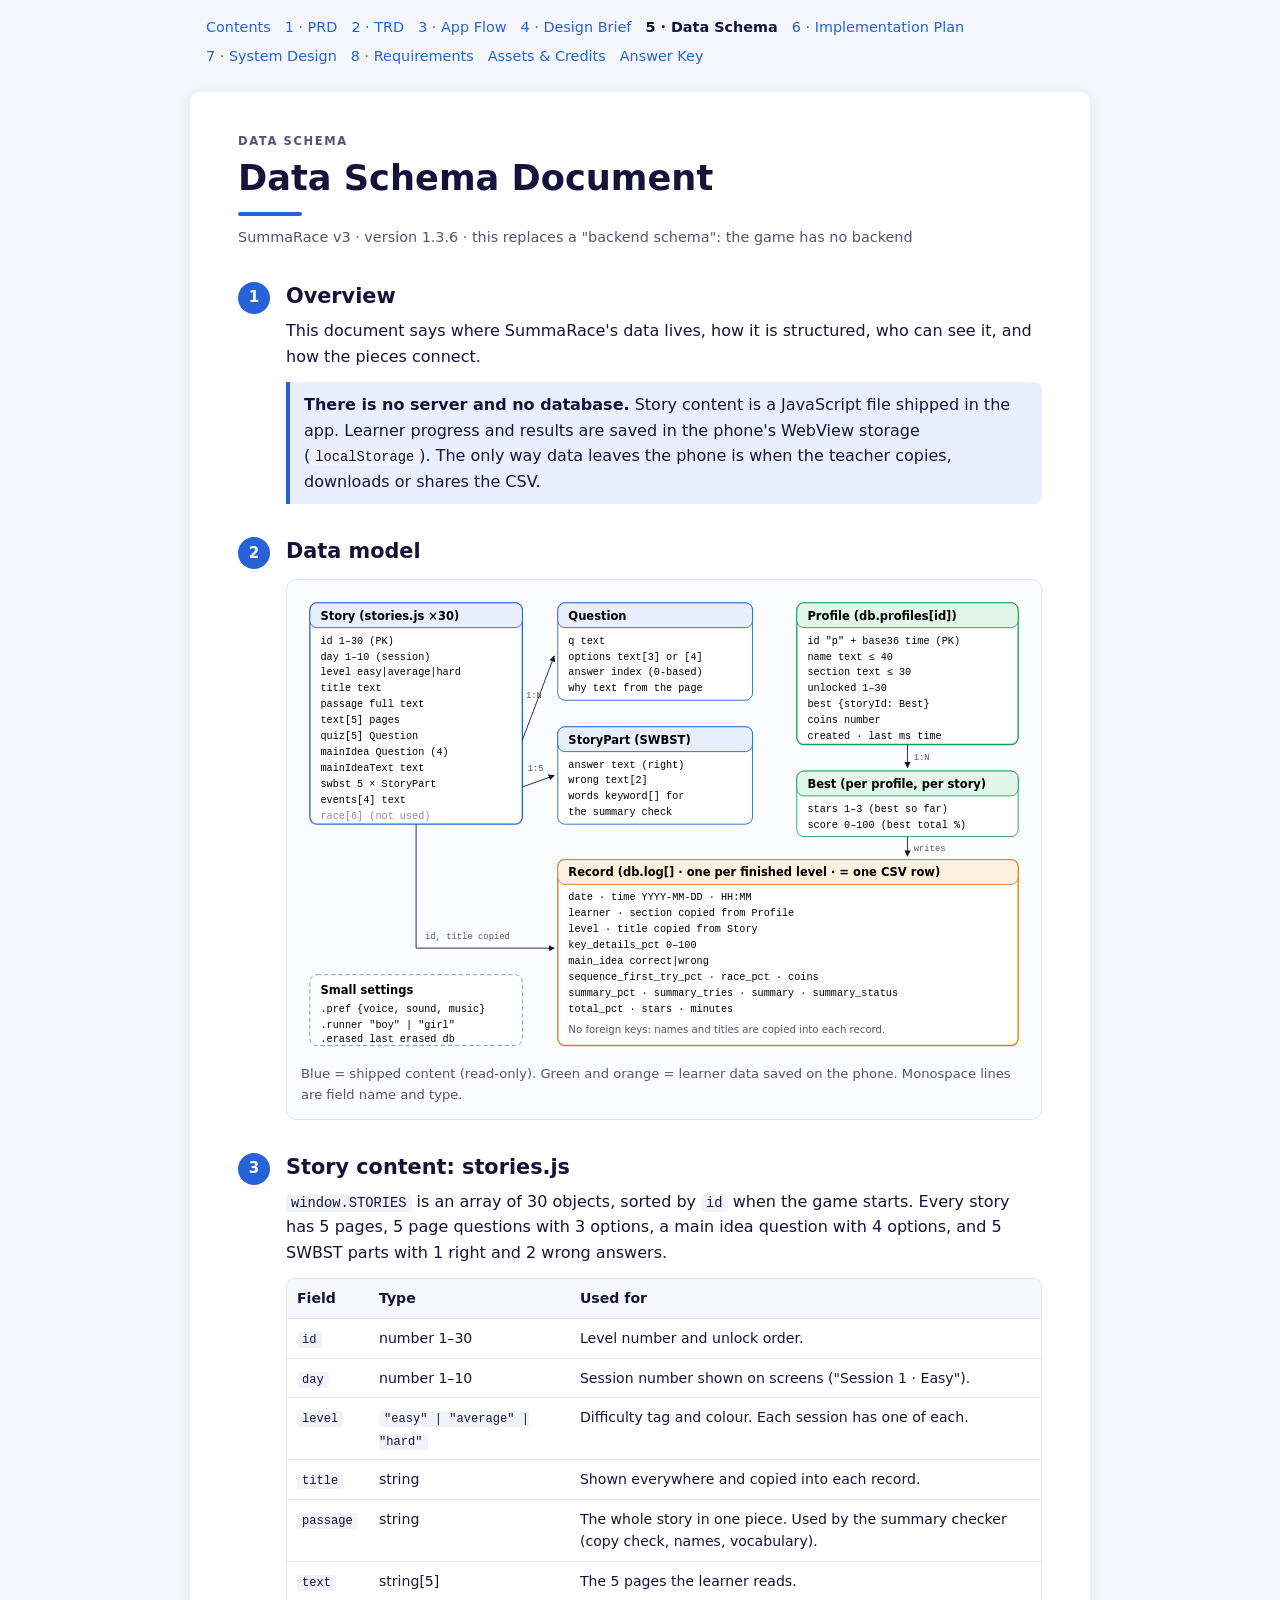
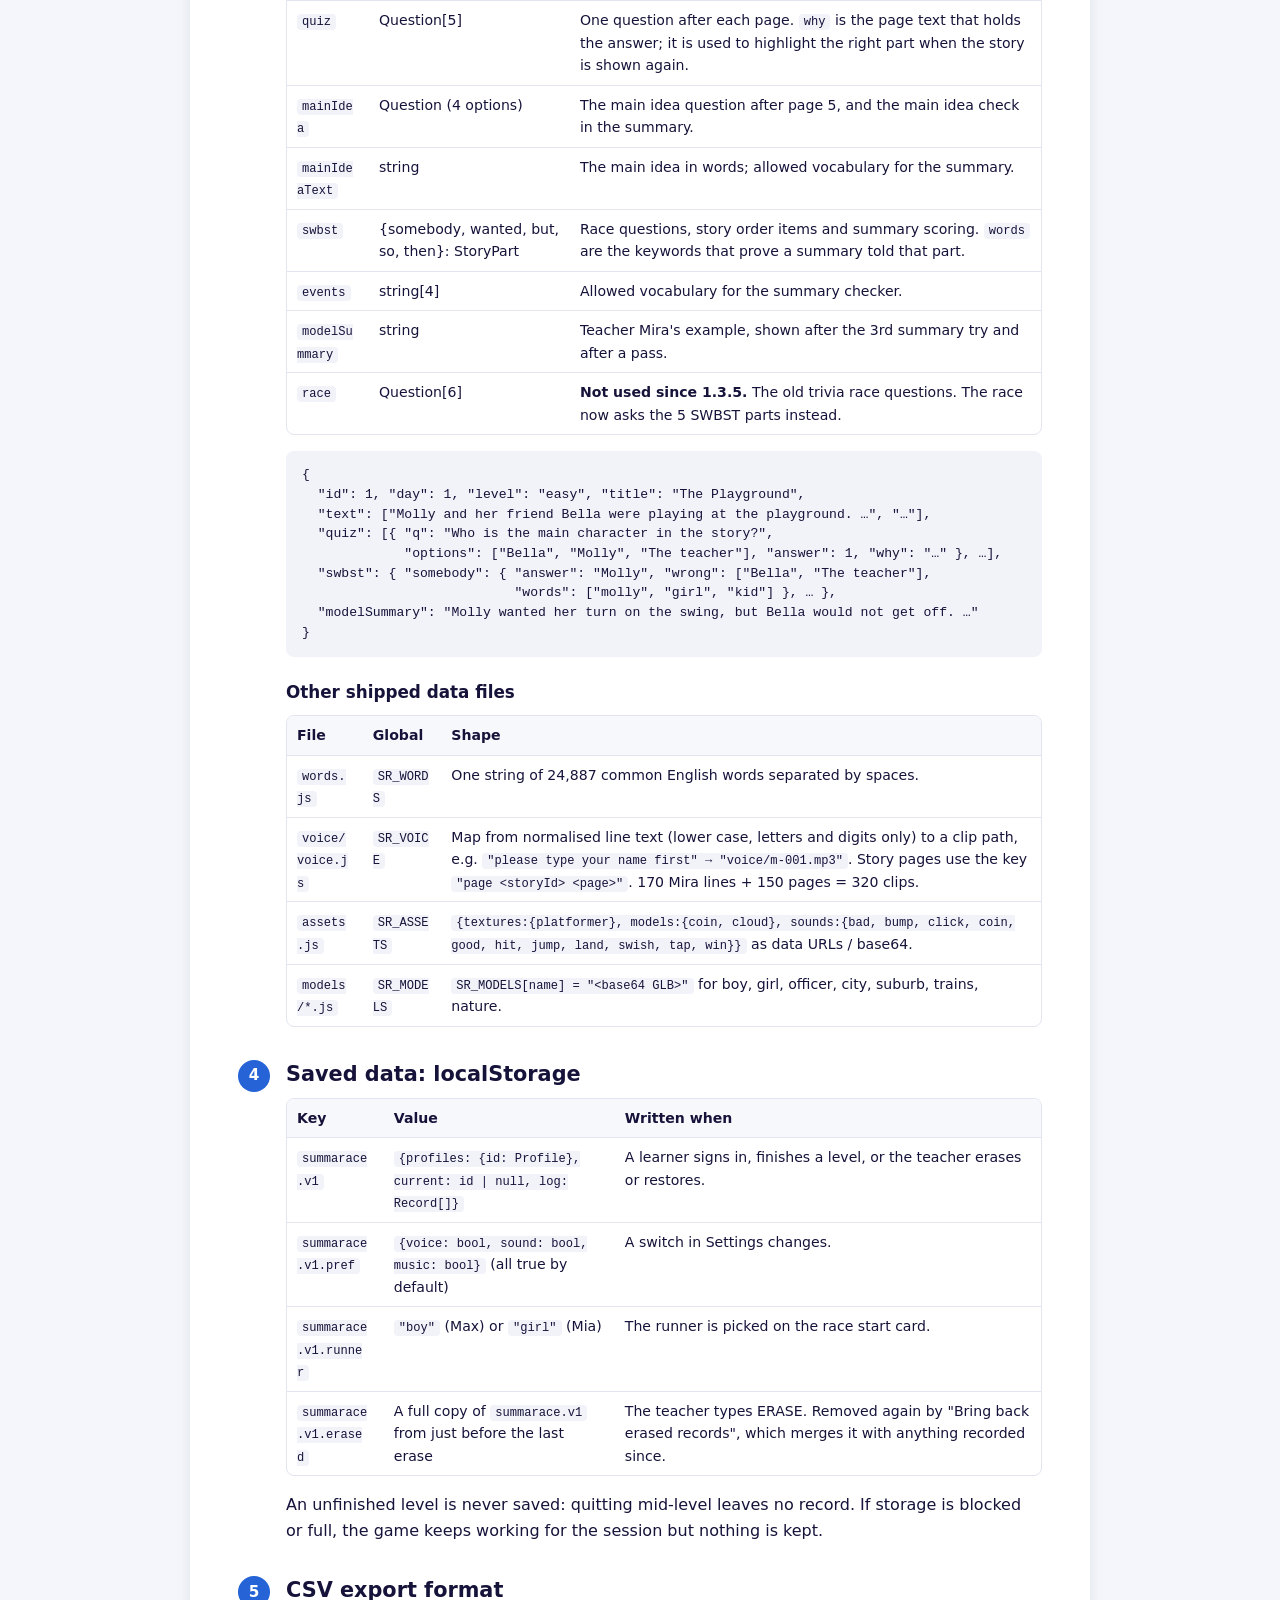
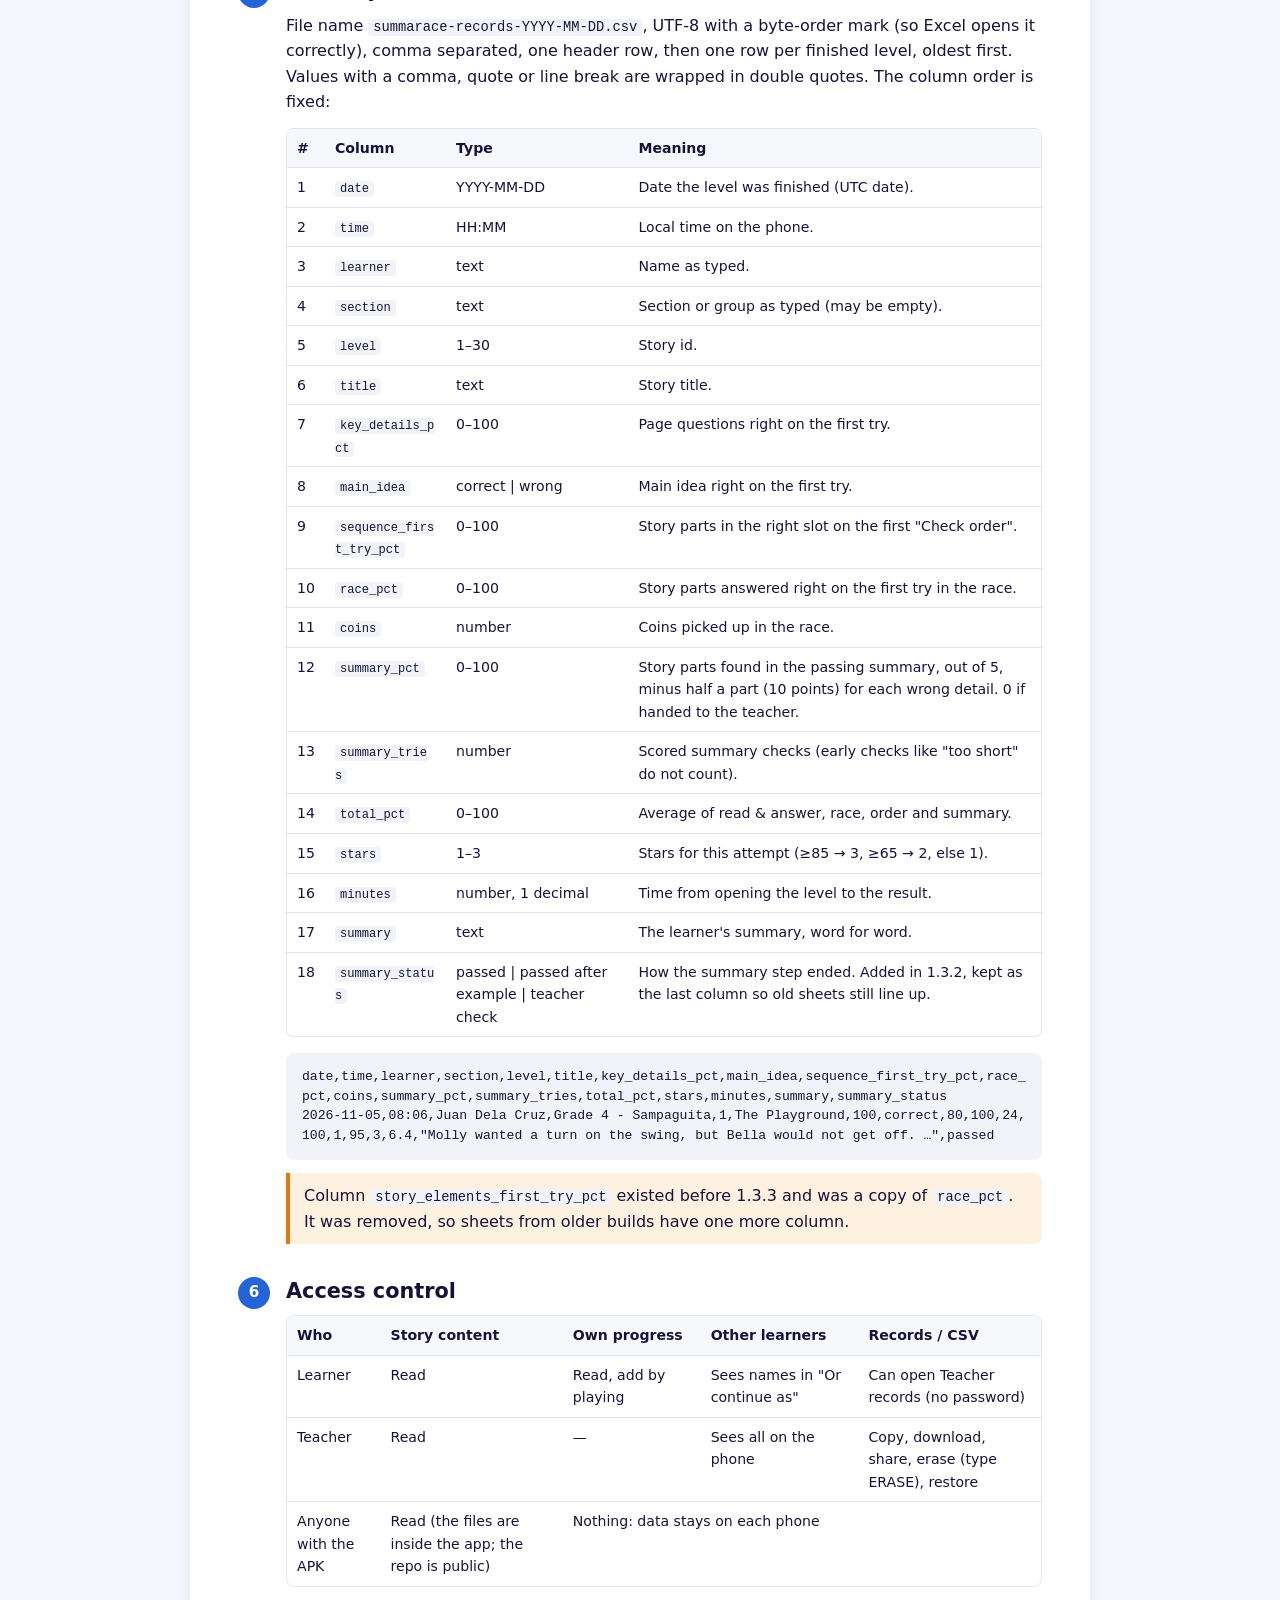
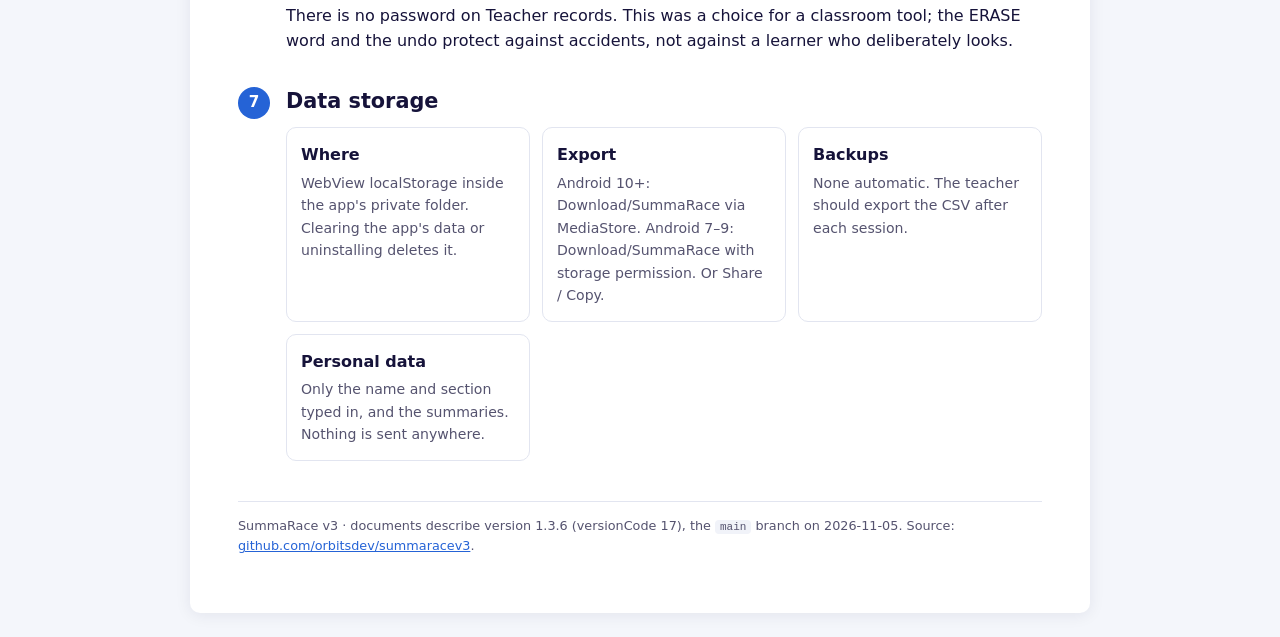
<file: docs/05-data-schema.html>
<!doctype html>
<html lang="en">
<head>
<meta charset="utf-8">
<meta name="viewport" content="width=device-width, initial-scale=1">
<title>Data Schema Document · SummaRace v3</title>
<link rel="stylesheet" href="style.css">
</head>
<body>
<nav class="top" aria-label="Documents"><a href="index.html">Contents</a> <a href="01-prd.html">1 · PRD</a> <a href="02-trd.html">2 · TRD</a> <a href="03-app-flow.html">3 · App Flow</a> <a href="04-design-brief.html">4 · Design Brief</a> <a href="05-data-schema.html" aria-current="page">5 · Data Schema</a> <a href="06-implementation-plan.html">6 · Implementation Plan</a> <a href="07-system-design.html">7 · System Design</a> <a href="08-requirements.html">8 · Requirements</a> <a href="assets.html">Assets & Credits</a> <a href="answer-key.html">Answer Key</a></nav>
<main class="page">
<!--title:Data Schema Document-->
<div class="eyebrow">Data schema</div>
<h1>Data Schema Document</h1>
<p class="meta">SummaRace v3 · version 1.3.6 · this replaces a "backend schema": the game has no backend</p>

<section class="num"><h2><span class="n">1</span>Overview</h2>
<p>This document says where SummaRace's data lives, how it is structured, who can see it, and how the pieces connect.</p>
<div class="note b"><b>There is no server and no database.</b> Story content is a JavaScript file shipped in the app. Learner progress and results are saved in the phone's WebView storage (<code>localStorage</code>). The only way data leaves the phone is when the teacher copies, downloads or shares the CSV.</div>
</section>

<section class="num"><h2><span class="n">2</span>Data model</h2>
<div class="fig"><svg viewBox="0 0 820 520" role="img" aria-label="Data model diagram">
<defs><marker id="d1" viewBox="0 0 10 10" refX="9" refY="5" markerWidth="7" markerHeight="7" orient="auto"><path d="M0 0L10 5L0 10z" fill="#16133a"/></marker></defs>
<g font-family="ui-monospace,Menlo,Consolas,monospace" font-size="11.5">
<!-- Story -->
<rect x="10" y="10" width="240" height="250" rx="8" fill="#fff" stroke="#2563d6" stroke-width="1.5"/><rect x="10" y="10" width="240" height="28" rx="8" fill="#e8f0ff" stroke="#2563d6"/>
<text x="22" y="29" font-weight="700" font-family="system-ui,sans-serif" font-size="13">Story  (stories.js ×30)</text>
<text x="22" y="56">id            1–30  (PK)</text><text x="22" y="74">day           1–10 (session)</text><text x="22" y="92">level         easy|average|hard</text>
<text x="22" y="110">title         text</text><text x="22" y="128">passage       full text</text><text x="22" y="146">text[5]       pages</text>
<text x="22" y="164">quiz[5]       Question</text><text x="22" y="182">mainIdea      Question (4)</text><text x="22" y="200">mainIdeaText  text</text>
<text x="22" y="218">swbst         5 × StoryPart</text><text x="22" y="236">events[4]     text</text><text x="22" y="254" fill="#8a8fa8">race[6]       (not used)</text>
<!-- Question -->
<rect x="290" y="10" width="220" height="110" rx="8" fill="#fff" stroke="#2563d6"/><rect x="290" y="10" width="220" height="28" rx="8" fill="#e8f0ff" stroke="#2563d6"/>
<text x="302" y="29" font-weight="700" font-family="system-ui,sans-serif" font-size="13">Question</text>
<text x="302" y="56">q        text</text><text x="302" y="74">options  text[3] or [4]</text><text x="302" y="92">answer   index (0-based)</text><text x="302" y="110">why      text from the page</text>
<!-- StoryPart -->
<rect x="290" y="150" width="220" height="110" rx="8" fill="#fff" stroke="#2563d6"/><rect x="290" y="150" width="220" height="28" rx="8" fill="#e8f0ff" stroke="#2563d6"/>
<text x="302" y="169" font-weight="700" font-family="system-ui,sans-serif" font-size="13">StoryPart (SWBST)</text>
<text x="302" y="196">answer  text (right)</text><text x="302" y="214">wrong   text[2]</text><text x="302" y="232">words   keyword[] for</text><text x="302" y="250">        the summary check</text>
<path d="M250 165 L286 70" stroke="#16133a" fill="none" marker-end="url(#d1)"/><text x="254" y="118" font-size="10" fill="#55536f">1:N</text>
<path d="M250 218 L286 205" stroke="#16133a" fill="none" marker-end="url(#d1)"/><text x="256" y="200" font-size="10" fill="#55536f">1:5</text>
<!-- Profile -->
<rect x="560" y="10" width="250" height="160" rx="8" fill="#fff" stroke="#1f9d55" stroke-width="1.5"/><rect x="560" y="10" width="250" height="28" rx="8" fill="#e3f6ea" stroke="#1f9d55"/>
<text x="572" y="29" font-weight="700" font-family="system-ui,sans-serif" font-size="13">Profile  (db.profiles[id])</text>
<text x="572" y="56">id        "p" + base36 time (PK)</text><text x="572" y="74">name      text ≤ 40</text><text x="572" y="92">section   text ≤ 30</text>
<text x="572" y="110">unlocked  1–30</text><text x="572" y="128">best      {storyId: Best}</text><text x="572" y="146">coins     number</text><text x="572" y="164">created · last   ms time</text>
<!-- Best -->
<rect x="560" y="200" width="250" height="74" rx="8" fill="#fff" stroke="#1f9d55"/><rect x="560" y="200" width="250" height="28" rx="8" fill="#e3f6ea" stroke="#1f9d55"/>
<text x="572" y="219" font-weight="700" font-family="system-ui,sans-serif" font-size="13">Best (per profile, per story)</text>
<text x="572" y="246">stars  1–3 (best so far)</text><text x="572" y="264">score  0–100 (best total %)</text>
<path d="M685 170 L685 196" stroke="#16133a" marker-end="url(#d1)"/><text x="692" y="188" font-size="10" fill="#55536f">1:N</text>
<!-- Record -->
<rect x="290" y="300" width="520" height="210" rx="8" fill="#fff" stroke="#e07a10" stroke-width="1.5"/><rect x="290" y="300" width="520" height="28" rx="8" fill="#fff1df" stroke="#e07a10"/>
<text x="302" y="319" font-weight="700" font-family="system-ui,sans-serif" font-size="13">Record  (db.log[] · one per finished level · = one CSV row)</text>
<text x="302" y="346">date · time          YYYY-MM-DD · HH:MM</text><text x="302" y="364">learner · section    copied from Profile</text>
<text x="302" y="382">level · title        copied from Story</text><text x="302" y="400">key_details_pct      0–100</text>
<text x="302" y="418">main_idea            correct|wrong</text><text x="302" y="436">sequence_first_try_pct · race_pct · coins</text>
<text x="302" y="454">summary_pct · summary_tries · summary · summary_status</text><text x="302" y="472">total_pct · stars · minutes</text>
<text x="302" y="496" fill="#55536f" font-family="system-ui,sans-serif">No foreign keys: names and titles are copied into each record.</text>
<path d="M685 274 L685 296" stroke="#16133a" marker-end="url(#d1)"/><text x="692" y="290" font-size="10" fill="#55536f">writes</text>
<path d="M130 260 L130 400 L286 400" stroke="#16133a" fill="none" marker-end="url(#d1)"/><text x="140" y="390" font-size="10" fill="#55536f">id, title copied</text>
<!-- other stores -->
<rect x="10" y="430" width="240" height="80" rx="8" fill="#fff" stroke="#8a8fa8" stroke-dasharray="5 3"/>
<text x="22" y="452" font-weight="700" font-family="system-ui,sans-serif" font-size="13">Small settings</text>
<text x="22" y="472">.pref    {voice, sound, music}</text><text x="22" y="490">.runner  "boy" | "girl"</text><text x="22" y="506">.erased  last erased db</text>
</g></svg><figcaption>Blue = shipped content (read-only). Green and orange = learner data saved on the phone. Monospace lines are field name and type.</figcaption></div>
</section>

<section class="num"><h2><span class="n">3</span>Story content: stories.js</h2>
<p><code>window.STORIES</code> is an array of 30 objects, sorted by <code>id</code> when the game starts. Every story has 5 pages, 5 page questions with 3 options, a main idea question with 4 options, and 5 SWBST parts with 1 right and 2 wrong answers.</p>
<div class="tw"><table>
<tr><th>Field</th><th>Type</th><th>Used for</th></tr>
<tr><td><code>id</code></td><td>number 1–30</td><td>Level number and unlock order.</td></tr>
<tr><td><code>day</code></td><td>number 1–10</td><td>Session number shown on screens ("Session 1 · Easy").</td></tr>
<tr><td><code>level</code></td><td><code>"easy" | "average" | "hard"</code></td><td>Difficulty tag and colour. Each session has one of each.</td></tr>
<tr><td><code>title</code></td><td>string</td><td>Shown everywhere and copied into each record.</td></tr>
<tr><td><code>passage</code></td><td>string</td><td>The whole story in one piece. Used by the summary checker (copy check, names, vocabulary).</td></tr>
<tr><td><code>text</code></td><td>string[5]</td><td>The 5 pages the learner reads.</td></tr>
<tr><td><code>quiz</code></td><td>Question[5]</td><td>One question after each page. <code>why</code> is the page text that holds the answer; it is used to highlight the right part when the story is shown again.</td></tr>
<tr><td><code>mainIdea</code></td><td>Question (4 options)</td><td>The main idea question after page 5, and the main idea check in the summary.</td></tr>
<tr><td><code>mainIdeaText</code></td><td>string</td><td>The main idea in words; allowed vocabulary for the summary.</td></tr>
<tr><td><code>swbst</code></td><td>{somebody, wanted, but, so, then}: StoryPart</td><td>Race questions, story order items and summary scoring. <code>words</code> are the keywords that prove a summary told that part.</td></tr>
<tr><td><code>events</code></td><td>string[4]</td><td>Allowed vocabulary for the summary checker.</td></tr>
<tr><td><code>modelSummary</code></td><td>string</td><td>Teacher Mira's example, shown after the 3rd summary try and after a pass.</td></tr>
<tr><td><code>race</code></td><td>Question[6]</td><td><b>Not used since 1.3.5.</b> The old trivia race questions. The race now asks the 5 SWBST parts instead.</td></tr>
</table></div>
<pre>{
  "id": 1, "day": 1, "level": "easy", "title": "The Playground",
  "text": ["Molly and her friend Bella were playing at the playground. …", "…"],
  "quiz": [{ "q": "Who is the main character in the story?",
             "options": ["Bella", "Molly", "The teacher"], "answer": 1, "why": "…" }, …],
  "swbst": { "somebody": { "answer": "Molly", "wrong": ["Bella", "The teacher"],
                           "words": ["molly", "girl", "kid"] }, … },
  "modelSummary": "Molly wanted her turn on the swing, but Bella would not get off. …"
}</pre>
<h3>Other shipped data files</h3>
<div class="tw"><table>
<tr><th>File</th><th>Global</th><th>Shape</th></tr>
<tr><td><code>words.js</code></td><td><code>SR_WORDS</code></td><td>One string of 24,887 common English words separated by spaces.</td></tr>
<tr><td><code>voice/voice.js</code></td><td><code>SR_VOICE</code></td><td>Map from normalised line text (lower case, letters and digits only) to a clip path, e.g. <code>"please type your name first" → "voice/m-001.mp3"</code>. Story pages use the key <code>"page &lt;storyId&gt; &lt;page&gt;"</code>. 170 Mira lines + 150 pages = 320 clips.</td></tr>
<tr><td><code>assets.js</code></td><td><code>SR_ASSETS</code></td><td><code>{textures:{platformer}, models:{coin, cloud}, sounds:{bad, bump, click, coin, good, hit, jump, land, swish, tap, win}}</code> as data URLs / base64.</td></tr>
<tr><td><code>models/*.js</code></td><td><code>SR_MODELS</code></td><td><code>SR_MODELS[name] = "&lt;base64 GLB&gt;"</code> for boy, girl, officer, city, suburb, trains, nature.</td></tr>
</table></div>
</section>

<section class="num"><h2><span class="n">4</span>Saved data: localStorage</h2>
<div class="tw"><table>
<tr><th>Key</th><th>Value</th><th>Written when</th></tr>
<tr><td><code>summarace.v1</code></td><td><code>{profiles: {id: Profile}, current: id | null, log: Record[]}</code></td><td>A learner signs in, finishes a level, or the teacher erases or restores.</td></tr>
<tr><td><code>summarace.v1.pref</code></td><td><code>{voice: bool, sound: bool, music: bool}</code> (all true by default)</td><td>A switch in Settings changes.</td></tr>
<tr><td><code>summarace.v1.runner</code></td><td><code>"boy"</code> (Max) or <code>"girl"</code> (Mia)</td><td>The runner is picked on the race start card.</td></tr>
<tr><td><code>summarace.v1.erased</code></td><td>A full copy of <code>summarace.v1</code> from just before the last erase</td><td>The teacher types ERASE. Removed again by "Bring back erased records", which merges it with anything recorded since.</td></tr>
</table></div>
<p>An unfinished level is never saved: quitting mid-level leaves no record. If storage is blocked or full, the game keeps working for the session but nothing is kept.</p>
</section>

<section class="num"><h2><span class="n">5</span>CSV export format</h2>
<p>File name <code>summarace-records-YYYY-MM-DD.csv</code>, UTF-8 with a byte-order mark (so Excel opens it correctly), comma separated, one header row, then one row per finished level, oldest first. Values with a comma, quote or line break are wrapped in double quotes. The column order is fixed:</p>
<div class="tw"><table>
<tr><th>#</th><th>Column</th><th>Type</th><th>Meaning</th></tr>
<tr><td>1</td><td><code>date</code></td><td>YYYY-MM-DD</td><td>Date the level was finished (UTC date).</td></tr>
<tr><td>2</td><td><code>time</code></td><td>HH:MM</td><td>Local time on the phone.</td></tr>
<tr><td>3</td><td><code>learner</code></td><td>text</td><td>Name as typed.</td></tr>
<tr><td>4</td><td><code>section</code></td><td>text</td><td>Section or group as typed (may be empty).</td></tr>
<tr><td>5</td><td><code>level</code></td><td>1–30</td><td>Story id.</td></tr>
<tr><td>6</td><td><code>title</code></td><td>text</td><td>Story title.</td></tr>
<tr><td>7</td><td><code>key_details_pct</code></td><td>0–100</td><td>Page questions right on the first try.</td></tr>
<tr><td>8</td><td><code>main_idea</code></td><td>correct | wrong</td><td>Main idea right on the first try.</td></tr>
<tr><td>9</td><td><code>sequence_first_try_pct</code></td><td>0–100</td><td>Story parts in the right slot on the first "Check order".</td></tr>
<tr><td>10</td><td><code>race_pct</code></td><td>0–100</td><td>Story parts answered right on the first try in the race.</td></tr>
<tr><td>11</td><td><code>coins</code></td><td>number</td><td>Coins picked up in the race.</td></tr>
<tr><td>12</td><td><code>summary_pct</code></td><td>0–100</td><td>Story parts found in the passing summary, out of 5, minus half a part (10 points) for each wrong detail. 0 if handed to the teacher.</td></tr>
<tr><td>13</td><td><code>summary_tries</code></td><td>number</td><td>Scored summary checks (early checks like "too short" do not count).</td></tr>
<tr><td>14</td><td><code>total_pct</code></td><td>0–100</td><td>Average of read &amp; answer, race, order and summary.</td></tr>
<tr><td>15</td><td><code>stars</code></td><td>1–3</td><td>Stars for this attempt (≥85 → 3, ≥65 → 2, else 1).</td></tr>
<tr><td>16</td><td><code>minutes</code></td><td>number, 1 decimal</td><td>Time from opening the level to the result.</td></tr>
<tr><td>17</td><td><code>summary</code></td><td>text</td><td>The learner's summary, word for word.</td></tr>
<tr><td>18</td><td><code>summary_status</code></td><td>passed | passed after example | teacher check</td><td>How the summary step ended. Added in 1.3.2, kept as the last column so old sheets still line up.</td></tr>
</table></div>
<pre>date,time,learner,section,level,title,key_details_pct,main_idea,sequence_first_try_pct,race_pct,coins,summary_pct,summary_tries,total_pct,stars,minutes,summary,summary_status
2026-11-05,08:06,Juan Dela Cruz,Grade 4 - Sampaguita,1,The Playground,100,correct,80,100,24,100,1,95,3,6.4,"Molly wanted a turn on the swing, but Bella would not get off. …",passed</pre>
<p class="note">Column <code>story_elements_first_try_pct</code> existed before 1.3.3 and was a copy of <code>race_pct</code>. It was removed, so sheets from older builds have one more column.</p>
</section>

<section class="num"><h2><span class="n">6</span>Access control</h2>
<div class="tw"><table>
<tr><th>Who</th><th>Story content</th><th>Own progress</th><th>Other learners</th><th>Records / CSV</th></tr>
<tr><td>Learner</td><td>Read</td><td>Read, add by playing</td><td>Sees names in "Or continue as"</td><td>Can open Teacher records (no password)</td></tr>
<tr><td>Teacher</td><td>Read</td><td>—</td><td>Sees all on the phone</td><td>Copy, download, share, erase (type ERASE), restore</td></tr>
<tr><td>Anyone with the APK</td><td>Read (the files are inside the app; the repo is public)</td><td colspan="3">Nothing: data stays on each phone</td></tr>
</table></div>
<p>There is no password on Teacher records. This was a choice for a classroom tool; the ERASE word and the undo protect against accidents, not against a learner who deliberately looks.</p>
</section>

<section class="num"><h2><span class="n">7</span>Data storage</h2>
<div class="grid">
<div class="card"><h4>Where</h4><p>WebView localStorage inside the app's private folder. Clearing the app's data or uninstalling deletes it.</p></div>
<div class="card"><h4>Export</h4><p>Android 10+: Download/SummaRace via MediaStore. Android 7–9: Download/SummaRace with storage permission. Or Share / Copy.</p></div>
<div class="card"><h4>Backups</h4><p>None automatic. The teacher should export the CSV after each session.</p></div>
<div class="card"><h4>Personal data</h4><p>Only the name and section typed in, and the summaries. Nothing is sent anywhere.</p></div>
</div>
</section>
<footer>SummaRace v3 · documents describe version 1.3.6 (versionCode 17), the <code>main</code> branch on 2026-11-05. Source: <a href="https://github.com/orbitsdev/summaracev3">github.com/orbitsdev/summaracev3</a>.</footer>
</main>
</body>
</html>
</file>
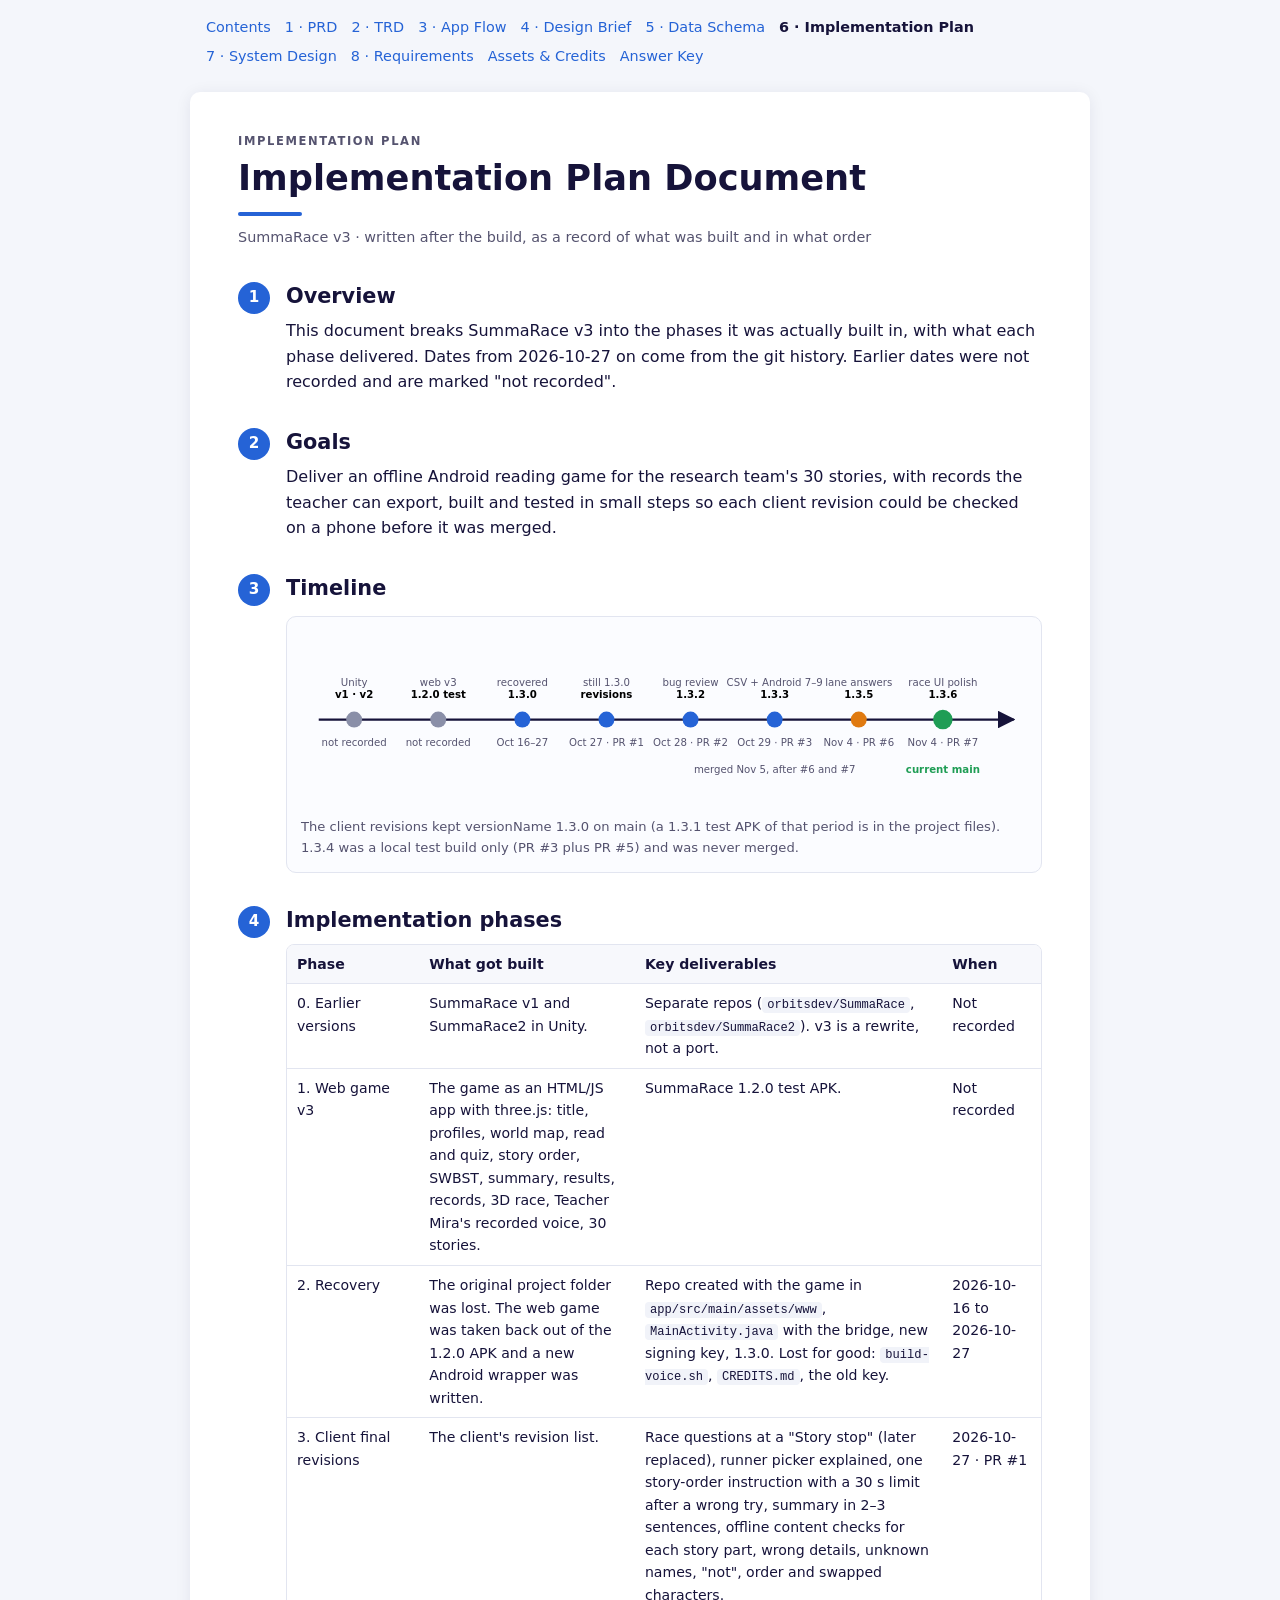
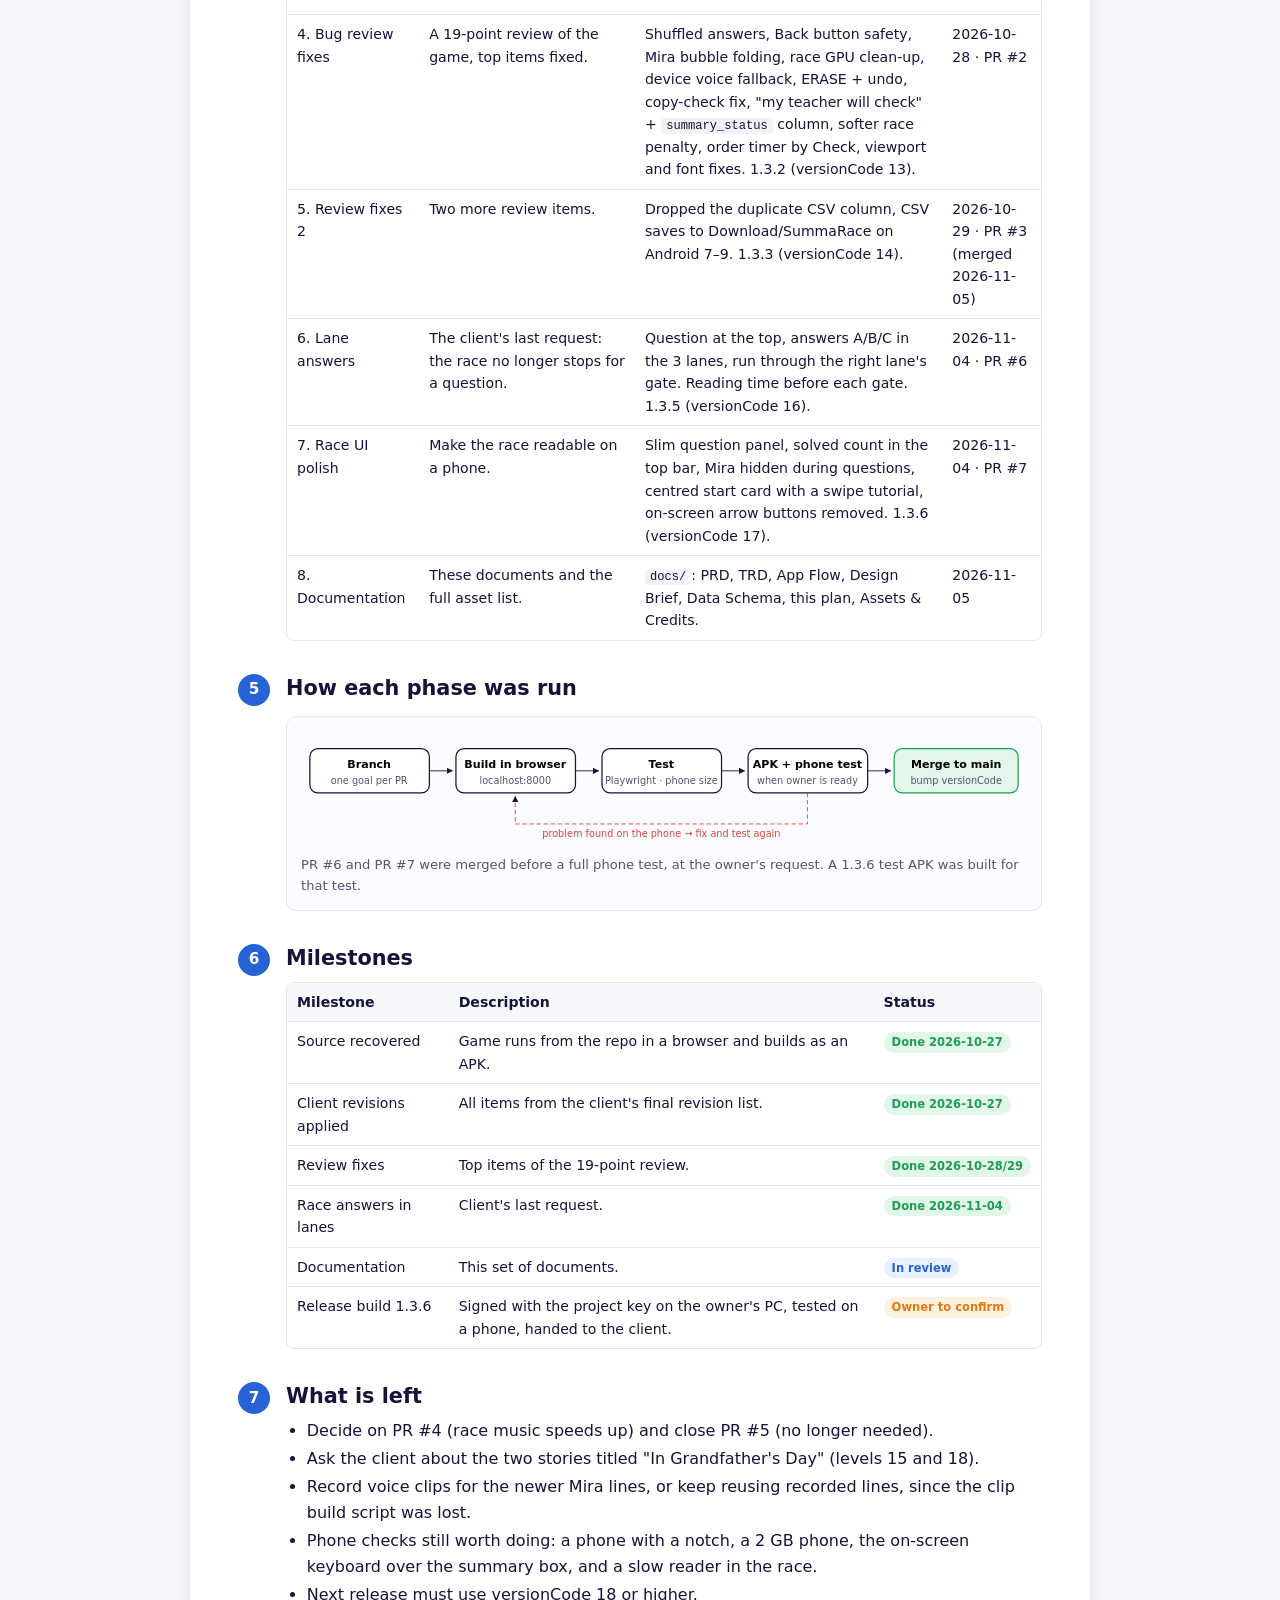
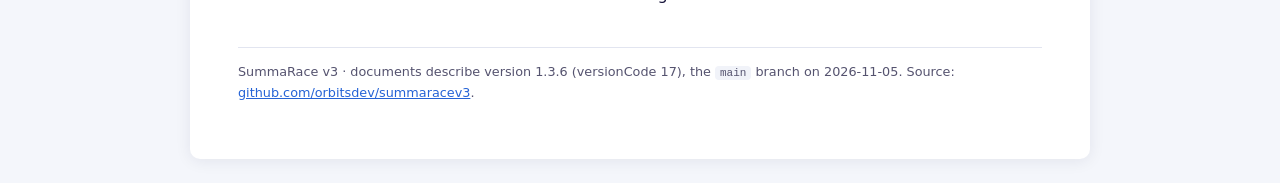
<file: docs/06-implementation-plan.html>
<!doctype html>
<html lang="en">
<head>
<meta charset="utf-8">
<meta name="viewport" content="width=device-width, initial-scale=1">
<title>Implementation Plan Document · SummaRace v3</title>
<link rel="stylesheet" href="style.css">
</head>
<body>
<nav class="top" aria-label="Documents"><a href="index.html">Contents</a> <a href="01-prd.html">1 · PRD</a> <a href="02-trd.html">2 · TRD</a> <a href="03-app-flow.html">3 · App Flow</a> <a href="04-design-brief.html">4 · Design Brief</a> <a href="05-data-schema.html">5 · Data Schema</a> <a href="06-implementation-plan.html" aria-current="page">6 · Implementation Plan</a> <a href="07-system-design.html">7 · System Design</a> <a href="08-requirements.html">8 · Requirements</a> <a href="assets.html">Assets & Credits</a> <a href="answer-key.html">Answer Key</a></nav>
<main class="page">
<!--title:Implementation Plan Document-->
<div class="eyebrow">Implementation plan</div>
<h1>Implementation Plan Document</h1>
<p class="meta">SummaRace v3 · written after the build, as a record of what was built and in what order</p>

<section class="num"><h2><span class="n">1</span>Overview</h2>
<p>This document breaks SummaRace v3 into the phases it was actually built in, with what each phase delivered. Dates from 2026-10-27 on come from the git history. Earlier dates were not recorded and are marked "not recorded".</p>
</section>

<section class="num"><h2><span class="n">2</span>Goals</h2>
<p>Deliver an offline Android reading game for the research team's 30 stories, with records the teacher can export, built and tested in small steps so each client revision could be checked on a phone before it was merged.</p>
</section>

<section class="num"><h2><span class="n">3</span>Timeline</h2>
<div class="fig"><svg viewBox="0 0 820 200" role="img" aria-label="Timeline of releases">
<defs><marker id="i1" viewBox="0 0 10 10" refX="9" refY="5" markerWidth="8" markerHeight="8" orient="auto"><path d="M0 0L10 5L0 10z" fill="#16133a"/></marker></defs>
<g font-family="system-ui,sans-serif" font-size="11.5" text-anchor="middle">
<path d="M20 100 L805 100" stroke="#16133a" stroke-width="2.5" marker-end="url(#i1)"/>
<g>
<circle cx="60" cy="100" r="9" fill="#8a8fa8"/><text x="60" y="76" font-weight="700">v1 · v2</text><text x="60" y="62" fill="#55536f">Unity</text><text x="60" y="130" fill="#55536f">not recorded</text>
<circle cx="155" cy="100" r="9" fill="#8a8fa8"/><text x="155" y="76" font-weight="700">1.2.0 test</text><text x="155" y="62" fill="#55536f">web v3</text><text x="155" y="130" fill="#55536f">not recorded</text>
<circle cx="250" cy="100" r="9" fill="#2563d6"/><text x="250" y="76" font-weight="700">1.3.0</text><text x="250" y="62" fill="#55536f">recovered</text><text x="250" y="130" fill="#55536f">Oct 16–27</text>
<circle cx="345" cy="100" r="9" fill="#2563d6"/><text x="345" y="76" font-weight="700">revisions</text><text x="345" y="62" fill="#55536f">still 1.3.0</text><text x="345" y="130" fill="#55536f">Oct 27 · PR #1</text>
<circle cx="440" cy="100" r="9" fill="#2563d6"/><text x="440" y="76" font-weight="700">1.3.2</text><text x="440" y="62" fill="#55536f">bug review</text><text x="440" y="130" fill="#55536f">Oct 28 · PR #2</text>
<circle cx="535" cy="100" r="9" fill="#2563d6"/><text x="535" y="76" font-weight="700">1.3.3</text><text x="535" y="62" fill="#55536f">CSV + Android 7–9</text><text x="535" y="130" fill="#55536f">Oct 29 · PR #3</text>
<circle cx="630" cy="100" r="9" fill="#e07a10"/><text x="630" y="76" font-weight="700">1.3.5</text><text x="630" y="62" fill="#55536f">lane answers</text><text x="630" y="130" fill="#55536f">Nov 4 · PR #6</text>
<circle cx="725" cy="100" r="11" fill="#1f9d55"/><text x="725" y="76" font-weight="700">1.3.6</text><text x="725" y="62" fill="#55536f">race UI polish</text><text x="725" y="130" fill="#55536f">Nov 4 · PR #7</text>
</g>
<text x="725" y="160" fill="#1f9d55" font-weight="700">current main</text>
<text x="535" y="160" fill="#55536f">merged Nov 5, after #6 and #7</text>
</g></svg><figcaption>The client revisions kept versionName 1.3.0 on main (a 1.3.1 test APK of that period is in the project files). 1.3.4 was a local test build only (PR #3 plus PR #5) and was never merged.</figcaption></div>
</section>

<section class="num"><h2><span class="n">4</span>Implementation phases</h2>
<div class="tw"><table>
<tr><th>Phase</th><th>What got built</th><th>Key deliverables</th><th>When</th></tr>
<tr><td>0. Earlier versions</td><td>SummaRace v1 and SummaRace2 in Unity.</td><td>Separate repos (<code>orbitsdev/SummaRace</code>, <code>orbitsdev/SummaRace2</code>). v3 is a rewrite, not a port.</td><td>Not recorded</td></tr>
<tr><td>1. Web game v3</td><td>The game as an HTML/JS app with three.js: title, profiles, world map, read and quiz, story order, SWBST, summary, results, records, 3D race, Teacher Mira's recorded voice, 30 stories.</td><td>SummaRace 1.2.0 test APK.</td><td>Not recorded</td></tr>
<tr><td>2. Recovery</td><td>The original project folder was lost. The web game was taken back out of the 1.2.0 APK and a new Android wrapper was written.</td><td>Repo created with the game in <code>app/src/main/assets/www</code>, <code>MainActivity.java</code> with the bridge, new signing key, 1.3.0. Lost for good: <code>build-voice.sh</code>, <code>CREDITS.md</code>, the old key.</td><td>2026-10-16 to 2026-10-27</td></tr>
<tr><td>3. Client final revisions</td><td>The client's revision list.</td><td>Race questions at a "Story stop" (later replaced), runner picker explained, one story-order instruction with a 30 s limit after a wrong try, summary in 2–3 sentences, offline content checks for each story part, wrong details, unknown names, "not", order and swapped characters.</td><td>2026-10-27 · PR #1</td></tr>
<tr><td>4. Bug review fixes</td><td>A 19-point review of the game, top items fixed.</td><td>Shuffled answers, Back button safety, Mira bubble folding, race GPU clean-up, device voice fallback, ERASE + undo, copy-check fix, "my teacher will check" + <code>summary_status</code> column, softer race penalty, order timer by Check, viewport and font fixes. 1.3.2 (versionCode 13).</td><td>2026-10-28 · PR #2</td></tr>
<tr><td>5. Review fixes 2</td><td>Two more review items.</td><td>Dropped the duplicate CSV column, CSV saves to Download/SummaRace on Android 7–9. 1.3.3 (versionCode 14).</td><td>2026-10-29 · PR #3 (merged 2026-11-05)</td></tr>
<tr><td>6. Lane answers</td><td>The client's last request: the race no longer stops for a question.</td><td>Question at the top, answers A/B/C in the 3 lanes, run through the right lane's gate. Reading time before each gate. 1.3.5 (versionCode 16).</td><td>2026-11-04 · PR #6</td></tr>
<tr><td>7. Race UI polish</td><td>Make the race readable on a phone.</td><td>Slim question panel, solved count in the top bar, Mira hidden during questions, centred start card with a swipe tutorial, on-screen arrow buttons removed. 1.3.6 (versionCode 17).</td><td>2026-11-04 · PR #7</td></tr>
<tr><td>8. Documentation</td><td>These documents and the full asset list.</td><td><code>docs/</code>: PRD, TRD, App Flow, Design Brief, Data Schema, this plan, Assets &amp; Credits.</td><td>2026-11-05</td></tr>
</table></div>
</section>

<section class="num"><h2><span class="n">5</span>How each phase was run</h2>
<div class="fig"><svg viewBox="0 0 820 130" role="img" aria-label="Work loop">
<defs><marker id="i2" viewBox="0 0 10 10" refX="9" refY="5" markerWidth="7" markerHeight="7" orient="auto"><path d="M0 0L10 5L0 10z" fill="#16133a"/></marker></defs>
<g font-family="system-ui,sans-serif" font-size="12.5" text-anchor="middle">
<g fill="#fff" stroke="#16133a" stroke-width="1.4"><rect x="10" y="20" width="135" height="50" rx="9"/><rect x="175" y="20" width="135" height="50" rx="9"/><rect x="340" y="20" width="135" height="50" rx="9"/><rect x="505" y="20" width="135" height="50" rx="9"/><rect x="670" y="20" width="140" height="50" rx="9" fill="#e3f6ea" stroke="#1f9d55"/></g>
<text x="77" y="42" font-weight="700">Branch</text><text x="77" y="60" font-size="11" fill="#55536f">one goal per PR</text>
<text x="242" y="42" font-weight="700">Build in browser</text><text x="242" y="60" font-size="11" fill="#55536f">localhost:8000</text>
<text x="407" y="42" font-weight="700">Test</text><text x="407" y="60" font-size="11" fill="#55536f">Playwright · phone size</text>
<text x="572" y="42" font-weight="700">APK + phone test</text><text x="572" y="60" font-size="11" fill="#55536f">when owner is ready</text>
<text x="740" y="42" font-weight="700">Merge to main</text><text x="740" y="60" font-size="11" fill="#55536f">bump versionCode</text>
<path d="M145 45 L171 45" stroke="#16133a" marker-end="url(#i2)"/><path d="M310 45 L336 45" stroke="#16133a" marker-end="url(#i2)"/><path d="M475 45 L501 45" stroke="#16133a" marker-end="url(#i2)"/><path d="M640 45 L666 45" stroke="#16133a" marker-end="url(#i2)"/>
<path d="M572 70 L572 105 L242 105 L242 74" fill="none" stroke="#d6453b" stroke-dasharray="5 3" marker-end="url(#i2)"/><text x="407" y="120" font-size="11" fill="#d6453b">problem found on the phone → fix and test again</text>
</g></svg><figcaption>PR #6 and PR #7 were merged before a full phone test, at the owner's request. A 1.3.6 test APK was built for that test.</figcaption></div>
</section>

<section class="num"><h2><span class="n">6</span>Milestones</h2>
<div class="tw"><table>
<tr><th>Milestone</th><th>Description</th><th>Status</th></tr>
<tr><td>Source recovered</td><td>Game runs from the repo in a browser and builds as an APK.</td><td><span class="tag g">Done 2026-10-27</span></td></tr>
<tr><td>Client revisions applied</td><td>All items from the client's final revision list.</td><td><span class="tag g">Done 2026-10-27</span></td></tr>
<tr><td>Review fixes</td><td>Top items of the 19-point review.</td><td><span class="tag g">Done 2026-10-28/29</span></td></tr>
<tr><td>Race answers in lanes</td><td>Client's last request.</td><td><span class="tag g">Done 2026-11-04</span></td></tr>
<tr><td>Documentation</td><td>This set of documents.</td><td><span class="tag">In review</span></td></tr>
<tr><td>Release build 1.3.6</td><td>Signed with the project key on the owner's PC, tested on a phone, handed to the client.</td><td><span class="tag o">Owner to confirm</span></td></tr>
</table></div>
</section>

<section class="num"><h2><span class="n">7</span>What is left</h2>
<ul>
<li>Decide on PR #4 (race music speeds up) and close PR #5 (no longer needed).</li>
<li>Ask the client about the two stories titled "In Grandfather's Day" (levels 15 and 18).</li>
<li>Record voice clips for the newer Mira lines, or keep reusing recorded lines, since the clip build script was lost.</li>
<li>Phone checks still worth doing: a phone with a notch, a 2 GB phone, the on-screen keyboard over the summary box, and a slow reader in the race.</li>
<li>Next release must use versionCode 18 or higher.</li>
</ul>
</section>
<footer>SummaRace v3 · documents describe version 1.3.6 (versionCode 17), the <code>main</code> branch on 2026-11-05. Source: <a href="https://github.com/orbitsdev/summaracev3">github.com/orbitsdev/summaracev3</a>.</footer>
</main>
</body>
</html>
</file>
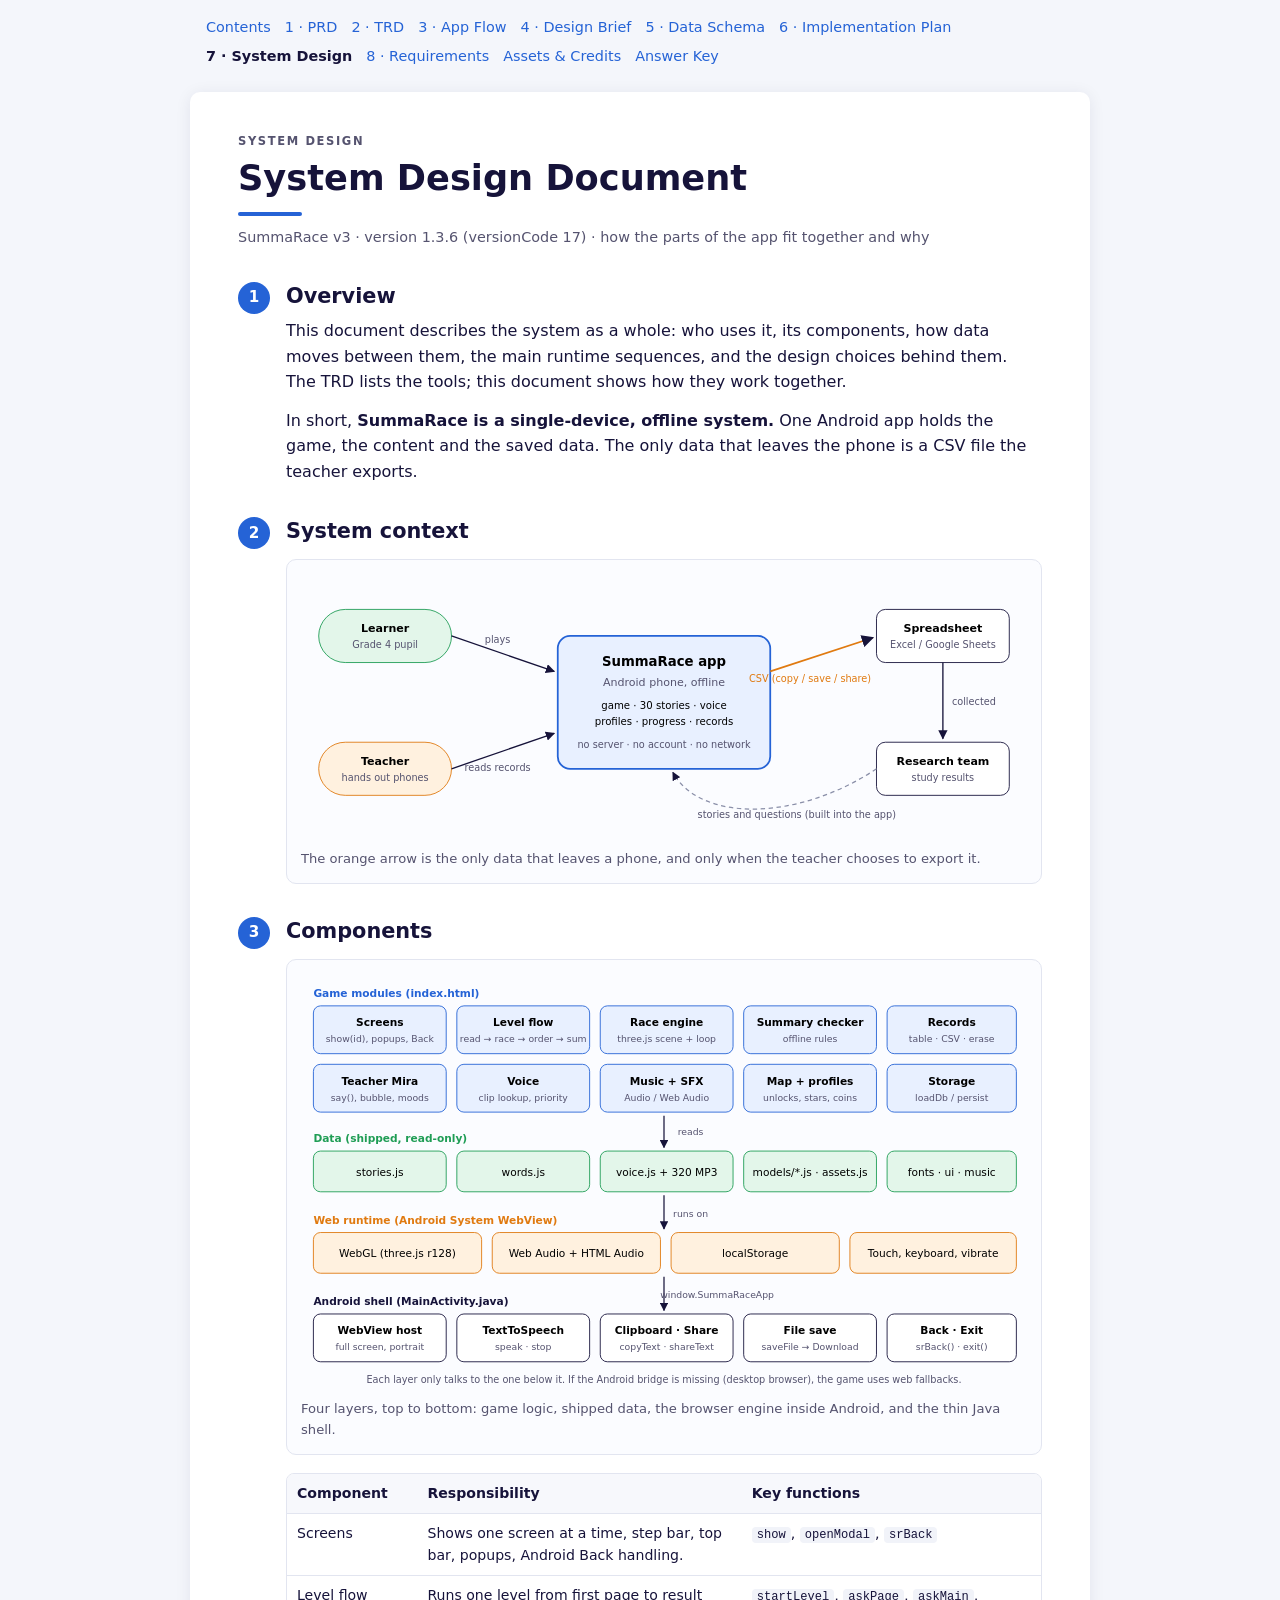
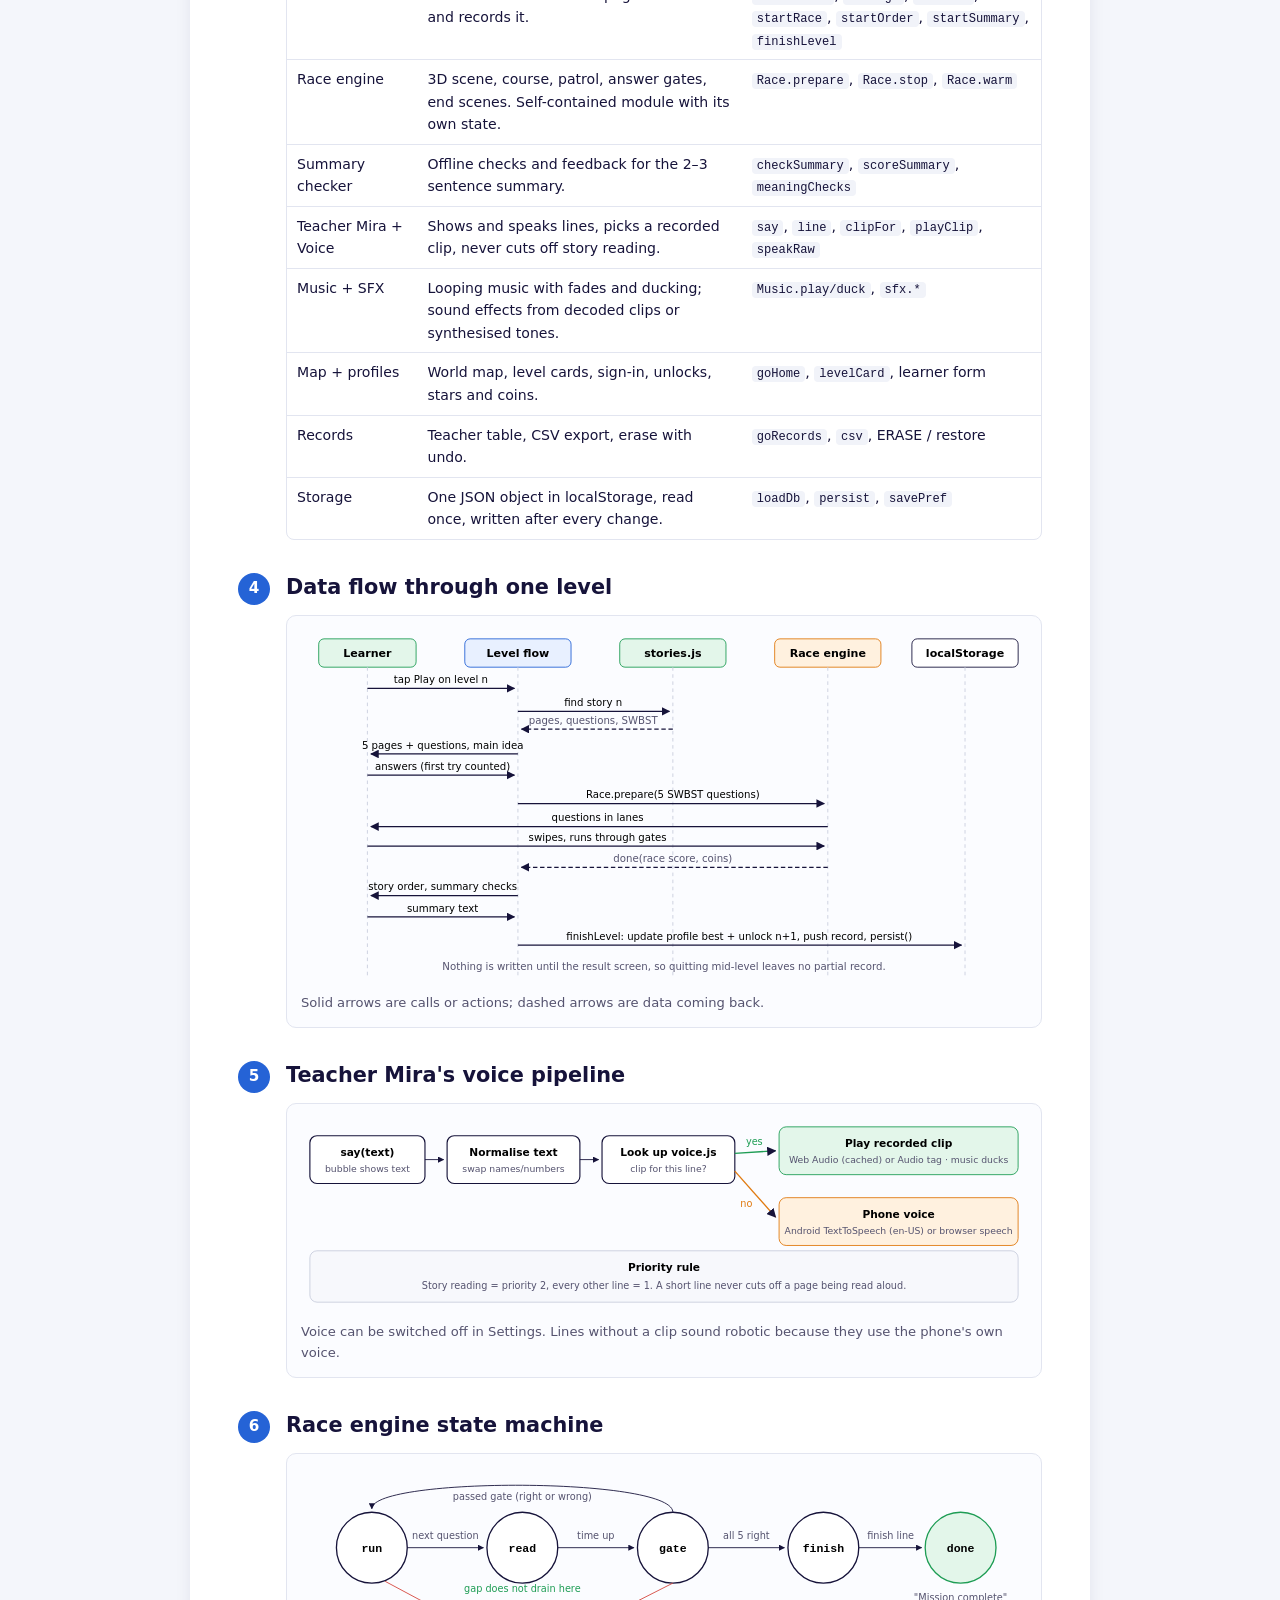
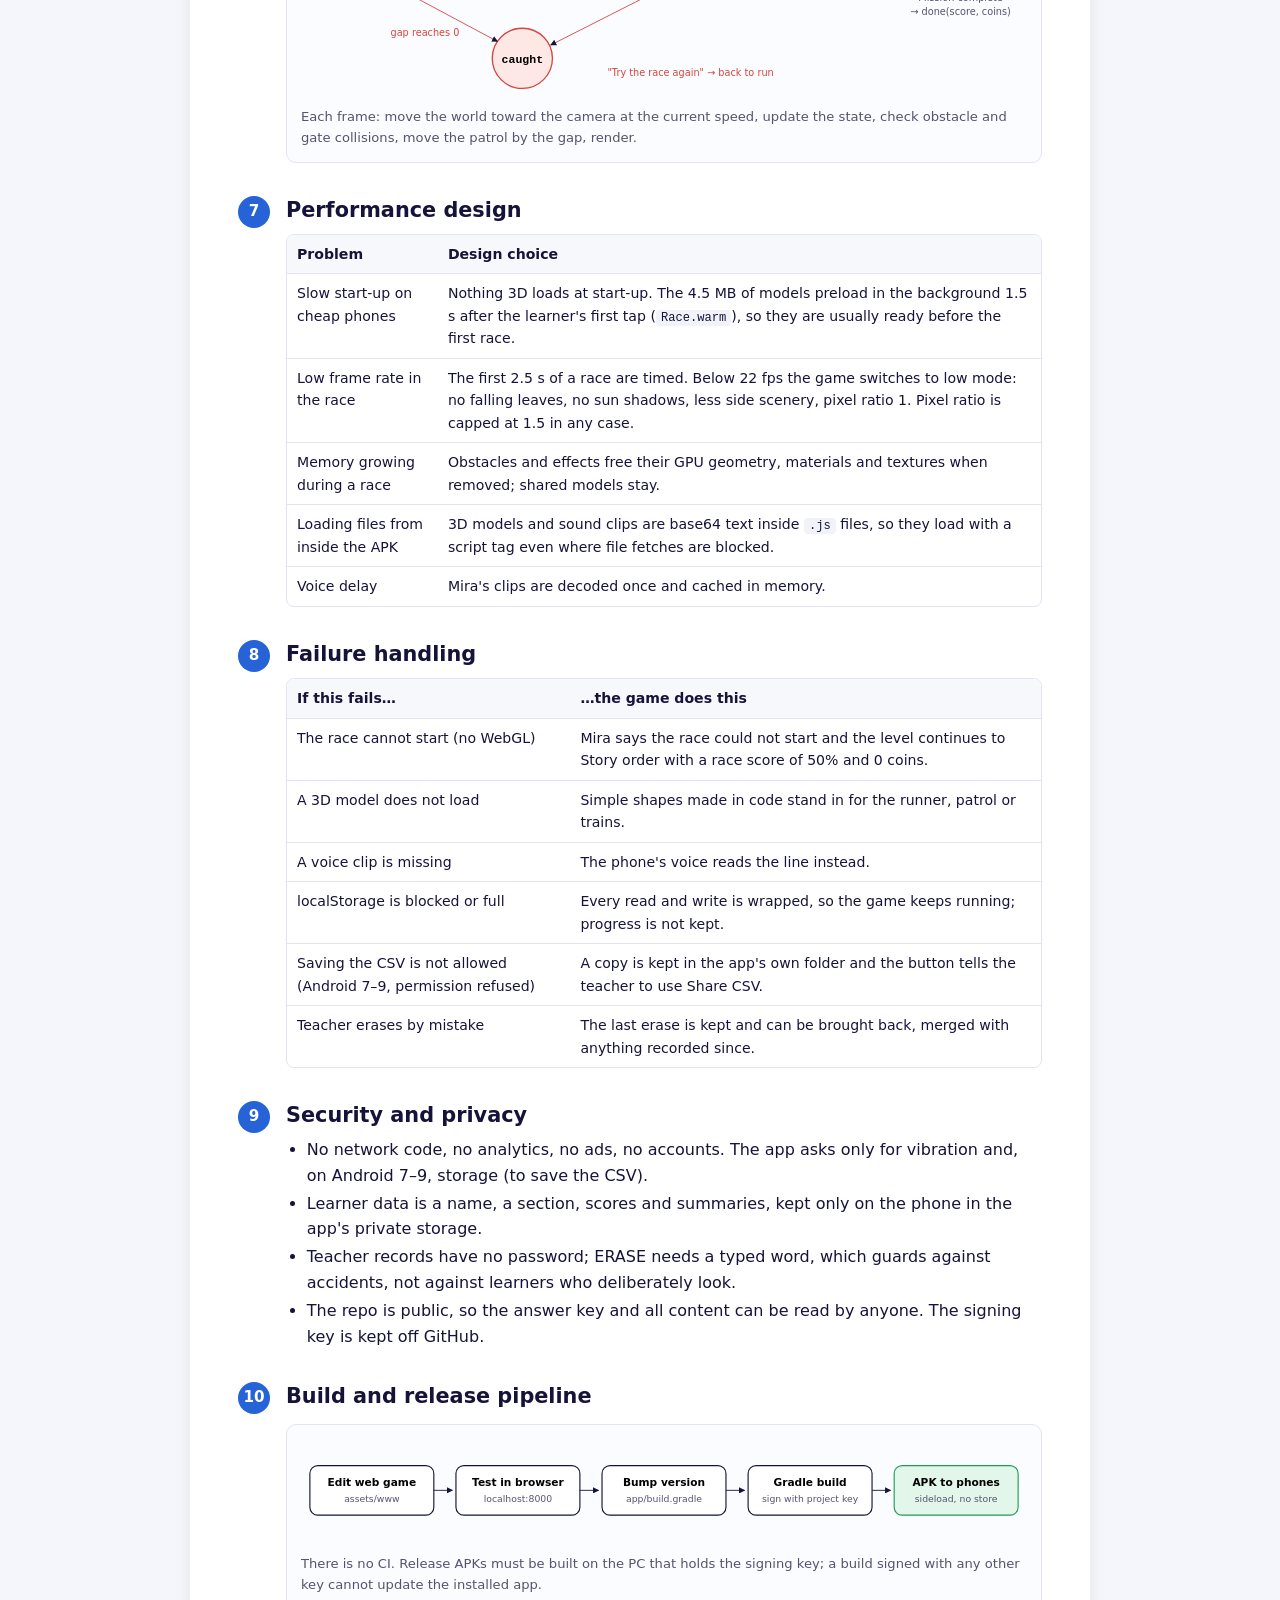
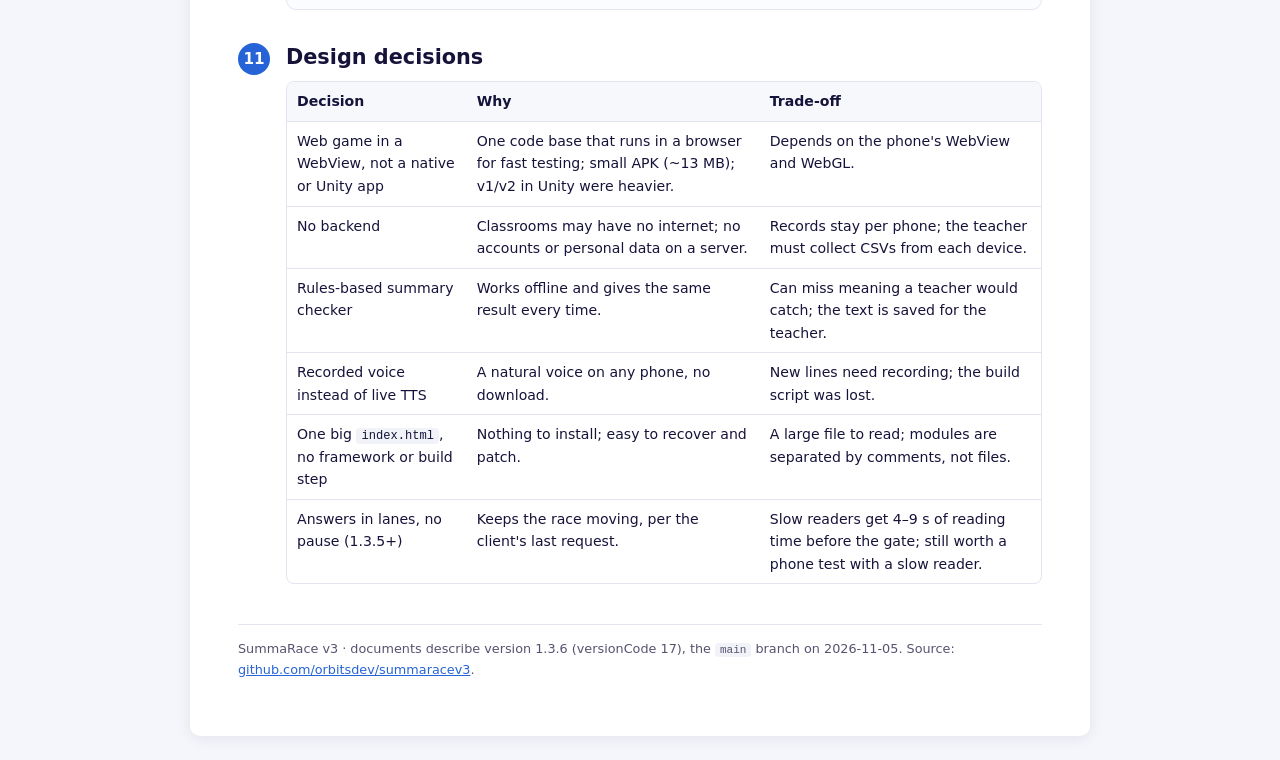
<file: docs/07-system-design.html>
<!doctype html>
<html lang="en">
<head>
<meta charset="utf-8">
<meta name="viewport" content="width=device-width, initial-scale=1">
<title>System Design Document · SummaRace v3</title>
<link rel="stylesheet" href="style.css">
</head>
<body>
<nav class="top" aria-label="Documents"><a href="index.html">Contents</a> <a href="01-prd.html">1 · PRD</a> <a href="02-trd.html">2 · TRD</a> <a href="03-app-flow.html">3 · App Flow</a> <a href="04-design-brief.html">4 · Design Brief</a> <a href="05-data-schema.html">5 · Data Schema</a> <a href="06-implementation-plan.html">6 · Implementation Plan</a> <a href="07-system-design.html" aria-current="page">7 · System Design</a> <a href="08-requirements.html">8 · Requirements</a> <a href="assets.html">Assets & Credits</a> <a href="answer-key.html">Answer Key</a></nav>
<main class="page">
<!--title:System Design Document-->
<div class="eyebrow">System design</div>
<h1>System Design Document</h1>
<p class="meta">SummaRace v3 · version 1.3.6 (versionCode 17) · how the parts of the app fit together and why</p>

<section class="num"><h2><span class="n">1</span>Overview</h2>
<p>This document describes the system as a whole: who uses it, its components, how data moves between them, the main runtime sequences, and the design choices behind them. The TRD lists the tools; this document shows how they work together.</p>
<p>In short, <b>SummaRace is a single-device, offline system.</b> One Android app holds the game, the content and the saved data. The only data that leaves the phone is a CSV file the teacher exports.</p>
</section>

<section class="num"><h2><span class="n">2</span>System context</h2>
<div class="fig"><svg viewBox="0 0 820 300" role="img" aria-label="System context diagram">
<defs><marker id="s1" viewBox="0 0 10 10" refX="9" refY="5" markerWidth="7" markerHeight="7" orient="auto"><path d="M0 0L10 5L0 10z" fill="#16133a"/></marker></defs>
<g font-family="system-ui,sans-serif" font-size="12.5" text-anchor="middle">
<rect x="20" y="40" width="150" height="60" rx="30" fill="#e3f6ea" stroke="#1f9d55"/><text x="95" y="66" font-weight="700">Learner</text><text x="95" y="84" font-size="11" fill="#55536f">Grade 4 pupil</text>
<rect x="20" y="190" width="150" height="60" rx="30" fill="#fff1df" stroke="#e07a10"/><text x="95" y="216" font-weight="700">Teacher</text><text x="95" y="234" font-size="11" fill="#55536f">hands out phones</text>
<rect x="290" y="70" width="240" height="150" rx="14" fill="#e8f0ff" stroke="#2563d6" stroke-width="2"/>
<text x="410" y="104" font-weight="700" font-size="15">SummaRace app</text><text x="410" y="126" fill="#55536f">Android phone, offline</text>
<text x="410" y="152" font-size="11.5">game · 30 stories · voice</text><text x="410" y="170" font-size="11.5">profiles · progress · records</text><text x="410" y="196" font-size="11" fill="#55536f">no server · no account · no network</text>
<rect x="650" y="40" width="150" height="60" rx="10" fill="#fff" stroke="#16133a"/><text x="725" y="66" font-weight="700">Spreadsheet</text><text x="725" y="84" font-size="11" fill="#55536f">Excel / Google Sheets</text>
<rect x="650" y="190" width="150" height="60" rx="10" fill="#fff" stroke="#16133a"/><text x="725" y="216" font-weight="700">Research team</text><text x="725" y="234" font-size="11" fill="#55536f">study results</text>
<path d="M170 70 L286 110" stroke="#16133a" fill="none" stroke-width="1.5" marker-end="url(#s1)"/><text x="222" y="78" font-size="11" fill="#55536f">plays</text>
<path d="M170 220 L286 180" stroke="#16133a" fill="none" stroke-width="1.5" marker-end="url(#s1)"/><text x="222" y="222" font-size="11" fill="#55536f">reads records</text>
<path d="M530 110 L646 72" stroke="#e07a10" fill="none" stroke-width="2" marker-end="url(#s1)"/><text x="575" y="122" font-size="11" fill="#e07a10">CSV (copy / save / share)</text>
<path d="M725 100 L725 186" stroke="#16133a" fill="none" stroke-width="1.5" marker-end="url(#s1)"/><text x="760" y="148" font-size="11" fill="#55536f">collected</text>
<path d="M650 220 C560 280 450 280 420 224" stroke="#8a8fa8" fill="none" stroke-dasharray="5 4" stroke-width="1.4" marker-end="url(#s1)"/><text x="560" y="276" font-size="11" fill="#55536f">stories and questions (built into the app)</text>
</g></svg><figcaption>The orange arrow is the only data that leaves a phone, and only when the teacher chooses to export it.</figcaption></div>
</section>

<section class="num"><h2><span class="n">3</span>Components</h2>
<div class="fig"><svg viewBox="0 0 820 470" role="img" aria-label="Component diagram in layers">
<defs><marker id="s2" viewBox="0 0 10 10" refX="9" refY="5" markerWidth="7" markerHeight="7" orient="auto"><path d="M0 0L10 5L0 10z" fill="#16133a"/></marker></defs>
<g font-family="system-ui,sans-serif" font-size="12" text-anchor="middle">
<text x="14" y="26" text-anchor="start" font-weight="700" fill="#2563d6">Game modules (index.html)</text>
<g fill="#e8f0ff" stroke="#2563d6">
<rect x="14" y="36" width="150" height="54" rx="8"/><rect x="176" y="36" width="150" height="54" rx="8"/><rect x="338" y="36" width="150" height="54" rx="8"/><rect x="500" y="36" width="150" height="54" rx="8"/><rect x="662" y="36" width="146" height="54" rx="8"/>
<rect x="14" y="102" width="150" height="54" rx="8"/><rect x="176" y="102" width="150" height="54" rx="8"/><rect x="338" y="102" width="150" height="54" rx="8"/><rect x="500" y="102" width="150" height="54" rx="8"/><rect x="662" y="102" width="146" height="54" rx="8"/>
</g>
<text x="89" y="59" font-weight="700">Screens</text><text x="89" y="77" font-size="10.5" fill="#55536f">show(id), popups, Back</text>
<text x="251" y="59" font-weight="700">Level flow</text><text x="251" y="77" font-size="10.5" fill="#55536f">read → race → order → sum</text>
<text x="413" y="59" font-weight="700">Race engine</text><text x="413" y="77" font-size="10.5" fill="#55536f">three.js scene + loop</text>
<text x="575" y="59" font-weight="700">Summary checker</text><text x="575" y="77" font-size="10.5" fill="#55536f">offline rules</text>
<text x="735" y="59" font-weight="700">Records</text><text x="735" y="77" font-size="10.5" fill="#55536f">table · CSV · erase</text>
<text x="89" y="125" font-weight="700">Teacher Mira</text><text x="89" y="143" font-size="10.5" fill="#55536f">say(), bubble, moods</text>
<text x="251" y="125" font-weight="700">Voice</text><text x="251" y="143" font-size="10.5" fill="#55536f">clip lookup, priority</text>
<text x="413" y="125" font-weight="700">Music + SFX</text><text x="413" y="143" font-size="10.5" fill="#55536f">Audio / Web Audio</text>
<text x="575" y="125" font-weight="700">Map + profiles</text><text x="575" y="143" font-size="10.5" fill="#55536f">unlocks, stars, coins</text>
<text x="735" y="125" font-weight="700">Storage</text><text x="735" y="143" font-size="10.5" fill="#55536f">loadDb / persist</text>
<text x="14" y="190" text-anchor="start" font-weight="700" fill="#1f9d55">Data (shipped, read-only)</text>
<g fill="#e3f6ea" stroke="#1f9d55">
<rect x="14" y="200" width="150" height="46" rx="8"/><rect x="176" y="200" width="150" height="46" rx="8"/><rect x="338" y="200" width="150" height="46" rx="8"/><rect x="500" y="200" width="150" height="46" rx="8"/><rect x="662" y="200" width="146" height="46" rx="8"/>
</g>
<text x="89" y="228">stories.js</text><text x="251" y="228">words.js</text><text x="413" y="228">voice.js + 320 MP3</text><text x="575" y="228">models/*.js · assets.js</text><text x="735" y="228">fonts · ui · music</text>
<text x="14" y="282" text-anchor="start" font-weight="700" fill="#e07a10">Web runtime (Android System WebView)</text>
<g fill="#fff1df" stroke="#e07a10">
<rect x="14" y="292" width="190" height="46" rx="8"/><rect x="216" y="292" width="190" height="46" rx="8"/><rect x="418" y="292" width="190" height="46" rx="8"/><rect x="620" y="292" width="188" height="46" rx="8"/>
</g>
<text x="109" y="320">WebGL (three.js r128)</text><text x="311" y="320">Web Audio + HTML Audio</text><text x="513" y="320">localStorage</text><text x="714" y="320">Touch, keyboard, vibrate</text>
<text x="14" y="374" text-anchor="start" font-weight="700" fill="#16133a">Android shell (MainActivity.java)</text>
<g fill="#fff" stroke="#16133a">
<rect x="14" y="384" width="150" height="54" rx="8"/><rect x="176" y="384" width="150" height="54" rx="8"/><rect x="338" y="384" width="150" height="54" rx="8"/><rect x="500" y="384" width="150" height="54" rx="8"/><rect x="662" y="384" width="146" height="54" rx="8"/>
</g>
<text x="89" y="407" font-weight="700">WebView host</text><text x="89" y="425" font-size="10.5" fill="#55536f">full screen, portrait</text>
<text x="251" y="407" font-weight="700">TextToSpeech</text><text x="251" y="425" font-size="10.5" fill="#55536f">speak · stop</text>
<text x="413" y="407" font-weight="700">Clipboard · Share</text><text x="413" y="425" font-size="10.5" fill="#55536f">copyText · shareText</text>
<text x="575" y="407" font-weight="700">File save</text><text x="575" y="425" font-size="10.5" fill="#55536f">saveFile → Download</text>
<text x="735" y="407" font-weight="700">Back · Exit</text><text x="735" y="425" font-size="10.5" fill="#55536f">srBack() · exit()</text>
<path d="M410 160 L410 196" stroke="#16133a" stroke-width="1.4" marker-end="url(#s2)"/><text x="440" y="182" font-size="10.5" fill="#55536f">reads</text>
<path d="M410 250 L410 288" stroke="#16133a" stroke-width="1.4" marker-end="url(#s2)"/><text x="440" y="274" font-size="10.5" fill="#55536f">runs on</text>
<path d="M410 342 L410 380" stroke="#16133a" stroke-width="1.4" marker-end="url(#s2)"/><text x="470" y="366" font-size="10.5" fill="#55536f">window.SummaRaceApp</text>
<text x="410" y="462" font-size="11" fill="#55536f">Each layer only talks to the one below it. If the Android bridge is missing (desktop browser), the game uses web fallbacks.</text>
</g></svg><figcaption>Four layers, top to bottom: game logic, shipped data, the browser engine inside Android, and the thin Java shell.</figcaption></div>
<div class="tw"><table>
<tr><th>Component</th><th>Responsibility</th><th>Key functions</th></tr>
<tr><td>Screens</td><td>Shows one screen at a time, step bar, top bar, popups, Android Back handling.</td><td><code>show</code>, <code>openModal</code>, <code>srBack</code></td></tr>
<tr><td>Level flow</td><td>Runs one level from first page to result and records it.</td><td><code>startLevel</code>, <code>askPage</code>, <code>askMain</code>, <code>startRace</code>, <code>startOrder</code>, <code>startSummary</code>, <code>finishLevel</code></td></tr>
<tr><td>Race engine</td><td>3D scene, course, patrol, answer gates, end scenes. Self-contained module with its own state.</td><td><code>Race.prepare</code>, <code>Race.stop</code>, <code>Race.warm</code></td></tr>
<tr><td>Summary checker</td><td>Offline checks and feedback for the 2–3 sentence summary.</td><td><code>checkSummary</code>, <code>scoreSummary</code>, <code>meaningChecks</code></td></tr>
<tr><td>Teacher Mira + Voice</td><td>Shows and speaks lines, picks a recorded clip, never cuts off story reading.</td><td><code>say</code>, <code>line</code>, <code>clipFor</code>, <code>playClip</code>, <code>speakRaw</code></td></tr>
<tr><td>Music + SFX</td><td>Looping music with fades and ducking; sound effects from decoded clips or synthesised tones.</td><td><code>Music.play/duck</code>, <code>sfx.*</code></td></tr>
<tr><td>Map + profiles</td><td>World map, level cards, sign-in, unlocks, stars and coins.</td><td><code>goHome</code>, <code>levelCard</code>, learner form</td></tr>
<tr><td>Records</td><td>Teacher table, CSV export, erase with undo.</td><td><code>goRecords</code>, <code>csv</code>, ERASE / restore</td></tr>
<tr><td>Storage</td><td>One JSON object in localStorage, read once, written after every change.</td><td><code>loadDb</code>, <code>persist</code>, <code>savePref</code></td></tr>
</table></div>
</section>

<section class="num"><h2><span class="n">4</span>Data flow through one level</h2>
<div class="fig"><svg viewBox="0 0 820 400" role="img" aria-label="Sequence diagram for one level">
<defs><marker id="s3" viewBox="0 0 10 10" refX="9" refY="5" markerWidth="7" markerHeight="7" orient="auto"><path d="M0 0L10 5L0 10z" fill="#16133a"/></marker></defs>
<g font-family="system-ui,sans-serif" font-size="11.5" text-anchor="middle">
<g font-weight="700" font-size="12.5">
<rect x="20" y="10" width="110" height="32" rx="6" fill="#e3f6ea" stroke="#1f9d55"/><text x="75" y="31">Learner</text>
<rect x="185" y="10" width="120" height="32" rx="6" fill="#e8f0ff" stroke="#2563d6"/><text x="245" y="31">Level flow</text>
<rect x="360" y="10" width="120" height="32" rx="6" fill="#e3f6ea" stroke="#1f9d55"/><text x="420" y="31">stories.js</text>
<rect x="535" y="10" width="120" height="32" rx="6" fill="#fff1df" stroke="#e07a10"/><text x="595" y="31">Race engine</text>
<rect x="690" y="10" width="120" height="32" rx="6" fill="#fff" stroke="#16133a"/><text x="750" y="31">localStorage</text>
</g>
<g stroke="#c9cede" stroke-dasharray="4 4"><path d="M75 42 V390"/><path d="M245 42 V390"/><path d="M420 42 V390"/><path d="M595 42 V390"/><path d="M750 42 V390"/></g>
<g stroke="#16133a" stroke-width="1.4" fill="none">
<path d="M75 66 H241" marker-end="url(#s3)"/><path d="M245 92 H416" marker-end="url(#s3)"/><path d="M420 112 H249" marker-end="url(#s3)" stroke-dasharray="5 3"/>
<path d="M245 140 H79" marker-end="url(#s3)"/><path d="M75 164 H241" marker-end="url(#s3)"/>
<path d="M245 196 H591" marker-end="url(#s3)"/><path d="M595 222 H79" marker-end="url(#s3)"/><path d="M75 244 H591" marker-end="url(#s3)"/><path d="M595 268 H249" marker-end="url(#s3)" stroke-dasharray="5 3"/>
<path d="M245 300 H79" marker-end="url(#s3)"/><path d="M75 324 H241" marker-end="url(#s3)"/>
<path d="M245 356 H746" marker-end="url(#s3)"/>
</g>
<text x="158" y="60">tap Play on level n</text>
<text x="330" y="86">find story n</text><text x="330" y="106" fill="#55536f">pages, questions, SWBST</text>
<text x="160" y="134">5 pages + questions, main idea</text><text x="160" y="158">answers (first try counted)</text>
<text x="420" y="190">Race.prepare(5 SWBST questions)</text><text x="335" y="216">questions in lanes</text><text x="335" y="238">swipes, runs through gates</text>
<text x="420" y="262" fill="#55536f">done(race score, coins)</text>
<text x="160" y="294">story order, summary checks</text><text x="160" y="318">summary text</text>
<text x="495" y="350">finishLevel: update profile best + unlock n+1, push record, persist()</text>
<text x="410" y="384" fill="#55536f">Nothing is written until the result screen, so quitting mid-level leaves no partial record.</text>
</g></svg><figcaption>Solid arrows are calls or actions; dashed arrows are data coming back.</figcaption></div>
</section>

<section class="num"><h2><span class="n">5</span>Teacher Mira's voice pipeline</h2>
<div class="fig"><svg viewBox="0 0 820 220" role="img" aria-label="Voice pipeline">
<defs><marker id="s4" viewBox="0 0 10 10" refX="9" refY="5" markerWidth="7" markerHeight="7" orient="auto"><path d="M0 0L10 5L0 10z" fill="#16133a"/></marker></defs>
<g font-family="system-ui,sans-serif" font-size="12" text-anchor="middle">
<g fill="#fff" stroke="#16133a" stroke-width="1.3">
<rect x="10" y="20" width="130" height="54" rx="8"/><rect x="165" y="20" width="150" height="54" rx="8"/><rect x="340" y="20" width="150" height="54" rx="8"/>
</g>
<text x="75" y="43" font-weight="700">say(text)</text><text x="75" y="61" font-size="10.5" fill="#55536f">bubble shows text</text>
<text x="240" y="43" font-weight="700">Normalise text</text><text x="240" y="61" font-size="10.5" fill="#55536f">swap names/numbers</text>
<text x="415" y="43" font-weight="700">Look up voice.js</text><text x="415" y="61" font-size="10.5" fill="#55536f">clip for this line?</text>
<path d="M140 47 L161 47" stroke="#16133a" marker-end="url(#s4)"/><path d="M315 47 L336 47" stroke="#16133a" marker-end="url(#s4)"/>
<rect x="540" y="10" width="270" height="54" rx="8" fill="#e3f6ea" stroke="#1f9d55"/><text x="675" y="33" font-weight="700">Play recorded clip</text><text x="675" y="51" font-size="10.5" fill="#55536f">Web Audio (cached) or Audio tag · music ducks</text>
<rect x="540" y="90" width="270" height="54" rx="8" fill="#fff1df" stroke="#e07a10"/><text x="675" y="113" font-weight="700">Phone voice</text><text x="675" y="131" font-size="10.5" fill="#55536f">Android TextToSpeech (en-US) or browser speech</text>
<path d="M490 40 L536 37" stroke="#1f9d55" stroke-width="1.5" marker-end="url(#s4)"/><text x="512" y="30" fill="#1f9d55" font-size="11">yes</text>
<path d="M490 60 L536 112" stroke="#e07a10" stroke-width="1.5" marker-end="url(#s4)"/><text x="503" y="100" fill="#e07a10" font-size="11">no</text>
<rect x="10" y="150" width="800" height="58" rx="8" fill="#f7f8fc" stroke="#c9cede"/>
<text x="410" y="173" font-weight="700">Priority rule</text><text x="410" y="193" font-size="11" fill="#55536f">Story reading = priority 2, every other line = 1. A short line never cuts off a page being read aloud.</text>
</g></svg><figcaption>Voice can be switched off in Settings. Lines without a clip sound robotic because they use the phone's own voice.</figcaption></div>
</section>

<section class="num"><h2><span class="n">6</span>Race engine state machine</h2>
<div class="fig"><svg viewBox="0 0 820 260" role="img" aria-label="Race state machine">
<defs><marker id="s5" viewBox="0 0 10 10" refX="9" refY="5" markerWidth="7" markerHeight="7" orient="auto"><path d="M0 0L10 5L0 10z" fill="#16133a"/></marker></defs>
<g font-family="ui-monospace,Menlo,Consolas,monospace" font-size="13" text-anchor="middle" font-weight="700">
<g fill="#fff" stroke="#16133a" stroke-width="1.5">
<circle cx="80" cy="90" r="40"/><circle cx="250" cy="90" r="40"/><circle cx="420" cy="90" r="40"/><circle cx="590" cy="90" r="40"/><circle cx="745" cy="90" r="40" fill="#e3f6ea" stroke="#1f9d55"/>
<circle cx="250" cy="215" r="34" fill="#fde8e6" stroke="#d6453b"/>
</g>
<text x="80" y="95">run</text><text x="250" y="95">read</text><text x="420" y="95">gate</text><text x="590" y="95">finish</text><text x="745" y="95">done</text><text x="250" y="220">caught</text>
</g>
<g font-family="system-ui,sans-serif" font-size="11" fill="#55536f" text-anchor="middle">
<path d="M120 90 L206 90" stroke="#16133a" marker-end="url(#s5)"/><text x="163" y="80">next question</text>
<path d="M290 90 L376 90" stroke="#16133a" marker-end="url(#s5)"/><text x="333" y="80">time up</text>
<path d="M420 50 C420 10 80 10 80 46" stroke="#16133a" fill="none" marker-end="url(#s5)"/><text x="250" y="36">passed gate (right or wrong)</text>
<path d="M460 90 L546 90" stroke="#16133a" marker-end="url(#s5)"/><text x="503" y="80">all 5 right</text>
<path d="M630 90 L701 90" stroke="#16133a" marker-end="url(#s5)"/><text x="666" y="80">finish line</text>
<path d="M95 128 L222 196" stroke="#d6453b" marker-end="url(#s5)"/><path d="M420 130 L282 200" stroke="#d6453b" marker-end="url(#s5)"/>
<text x="140" y="190" fill="#d6453b">gap reaches 0</text>
<text x="440" y="235" fill="#d6453b">"Try the race again" → back to run</text>
<text x="745" y="150">"Mission complete"</text><text x="745" y="166">→ done(score, coins)</text>
<text x="250" y="140" fill="#1f9d55">gap does not drain here</text>
</g></svg><figcaption>Each frame: move the world toward the camera at the current speed, update the state, check obstacle and gate collisions, move the patrol by the gap, render.</figcaption></div>
</section>

<section class="num"><h2><span class="n">7</span>Performance design</h2>
<div class="tw"><table>
<tr><th>Problem</th><th>Design choice</th></tr>
<tr><td>Slow start-up on cheap phones</td><td>Nothing 3D loads at start-up. The 4.5 MB of models preload in the background 1.5 s after the learner's first tap (<code>Race.warm</code>), so they are usually ready before the first race.</td></tr>
<tr><td>Low frame rate in the race</td><td>The first 2.5 s of a race are timed. Below 22 fps the game switches to low mode: no falling leaves, no sun shadows, less side scenery, pixel ratio 1. Pixel ratio is capped at 1.5 in any case.</td></tr>
<tr><td>Memory growing during a race</td><td>Obstacles and effects free their GPU geometry, materials and textures when removed; shared models stay.</td></tr>
<tr><td>Loading files from inside the APK</td><td>3D models and sound clips are base64 text inside <code>.js</code> files, so they load with a script tag even where file fetches are blocked.</td></tr>
<tr><td>Voice delay</td><td>Mira's clips are decoded once and cached in memory.</td></tr>
</table></div>
</section>

<section class="num"><h2><span class="n">8</span>Failure handling</h2>
<div class="tw"><table>
<tr><th>If this fails…</th><th>…the game does this</th></tr>
<tr><td>The race cannot start (no WebGL)</td><td>Mira says the race could not start and the level continues to Story order with a race score of 50% and 0 coins.</td></tr>
<tr><td>A 3D model does not load</td><td>Simple shapes made in code stand in for the runner, patrol or trains.</td></tr>
<tr><td>A voice clip is missing</td><td>The phone's voice reads the line instead.</td></tr>
<tr><td>localStorage is blocked or full</td><td>Every read and write is wrapped, so the game keeps running; progress is not kept.</td></tr>
<tr><td>Saving the CSV is not allowed (Android 7–9, permission refused)</td><td>A copy is kept in the app's own folder and the button tells the teacher to use Share CSV.</td></tr>
<tr><td>Teacher erases by mistake</td><td>The last erase is kept and can be brought back, merged with anything recorded since.</td></tr>
</table></div>
</section>

<section class="num"><h2><span class="n">9</span>Security and privacy</h2>
<ul>
<li>No network code, no analytics, no ads, no accounts. The app asks only for vibration and, on Android 7–9, storage (to save the CSV).</li>
<li>Learner data is a name, a section, scores and summaries, kept only on the phone in the app's private storage.</li>
<li>Teacher records have no password; ERASE needs a typed word, which guards against accidents, not against learners who deliberately look.</li>
<li>The repo is public, so the answer key and all content can be read by anyone. The signing key is kept off GitHub.</li>
</ul>
</section>

<section class="num"><h2><span class="n">10</span>Build and release pipeline</h2>
<div class="fig"><svg viewBox="0 0 820 120" role="img" aria-label="Build pipeline">
<defs><marker id="s6" viewBox="0 0 10 10" refX="9" refY="5" markerWidth="7" markerHeight="7" orient="auto"><path d="M0 0L10 5L0 10z" fill="#16133a"/></marker></defs>
<g font-family="system-ui,sans-serif" font-size="12" text-anchor="middle">
<g fill="#fff" stroke="#16133a" stroke-width="1.3"><rect x="10" y="30" width="140" height="56" rx="9"/><rect x="175" y="30" width="140" height="56" rx="9"/><rect x="340" y="30" width="140" height="56" rx="9"/><rect x="505" y="30" width="140" height="56" rx="9"/><rect x="670" y="30" width="140" height="56" rx="9" fill="#e3f6ea" stroke="#1f9d55"/></g>
<text x="80" y="53" font-weight="700">Edit web game</text><text x="80" y="71" font-size="10.5" fill="#55536f">assets/www</text>
<text x="245" y="53" font-weight="700">Test in browser</text><text x="245" y="71" font-size="10.5" fill="#55536f">localhost:8000</text>
<text x="410" y="53" font-weight="700">Bump version</text><text x="410" y="71" font-size="10.5" fill="#55536f">app/build.gradle</text>
<text x="575" y="53" font-weight="700">Gradle build</text><text x="575" y="71" font-size="10.5" fill="#55536f">sign with project key</text>
<text x="740" y="53" font-weight="700">APK to phones</text><text x="740" y="71" font-size="10.5" fill="#55536f">sideload, no store</text>
<path d="M150 58 L171 58" stroke="#16133a" marker-end="url(#s6)"/><path d="M315 58 L336 58" stroke="#16133a" marker-end="url(#s6)"/><path d="M480 58 L501 58" stroke="#16133a" marker-end="url(#s6)"/><path d="M645 58 L666 58" stroke="#16133a" marker-end="url(#s6)"/>
</g></svg><figcaption>There is no CI. Release APKs must be built on the PC that holds the signing key; a build signed with any other key cannot update the installed app.</figcaption></div>
</section>

<section class="num"><h2><span class="n">11</span>Design decisions</h2>
<div class="tw"><table>
<tr><th>Decision</th><th>Why</th><th>Trade-off</th></tr>
<tr><td>Web game in a WebView, not a native or Unity app</td><td>One code base that runs in a browser for fast testing; small APK (~13 MB); v1/v2 in Unity were heavier.</td><td>Depends on the phone's WebView and WebGL.</td></tr>
<tr><td>No backend</td><td>Classrooms may have no internet; no accounts or personal data on a server.</td><td>Records stay per phone; the teacher must collect CSVs from each device.</td></tr>
<tr><td>Rules-based summary checker</td><td>Works offline and gives the same result every time.</td><td>Can miss meaning a teacher would catch; the text is saved for the teacher.</td></tr>
<tr><td>Recorded voice instead of live TTS</td><td>A natural voice on any phone, no download.</td><td>New lines need recording; the build script was lost.</td></tr>
<tr><td>One big <code>index.html</code>, no framework or build step</td><td>Nothing to install; easy to recover and patch.</td><td>A large file to read; modules are separated by comments, not files.</td></tr>
<tr><td>Answers in lanes, no pause (1.3.5+)</td><td>Keeps the race moving, per the client's last request.</td><td>Slow readers get 4–9 s of reading time before the gate; still worth a phone test with a slow reader.</td></tr>
</table></div>
</section>
<footer>SummaRace v3 · documents describe version 1.3.6 (versionCode 17), the <code>main</code> branch on 2026-11-05. Source: <a href="https://github.com/orbitsdev/summaracev3">github.com/orbitsdev/summaracev3</a>.</footer>
</main>
</body>
</html>
</file>
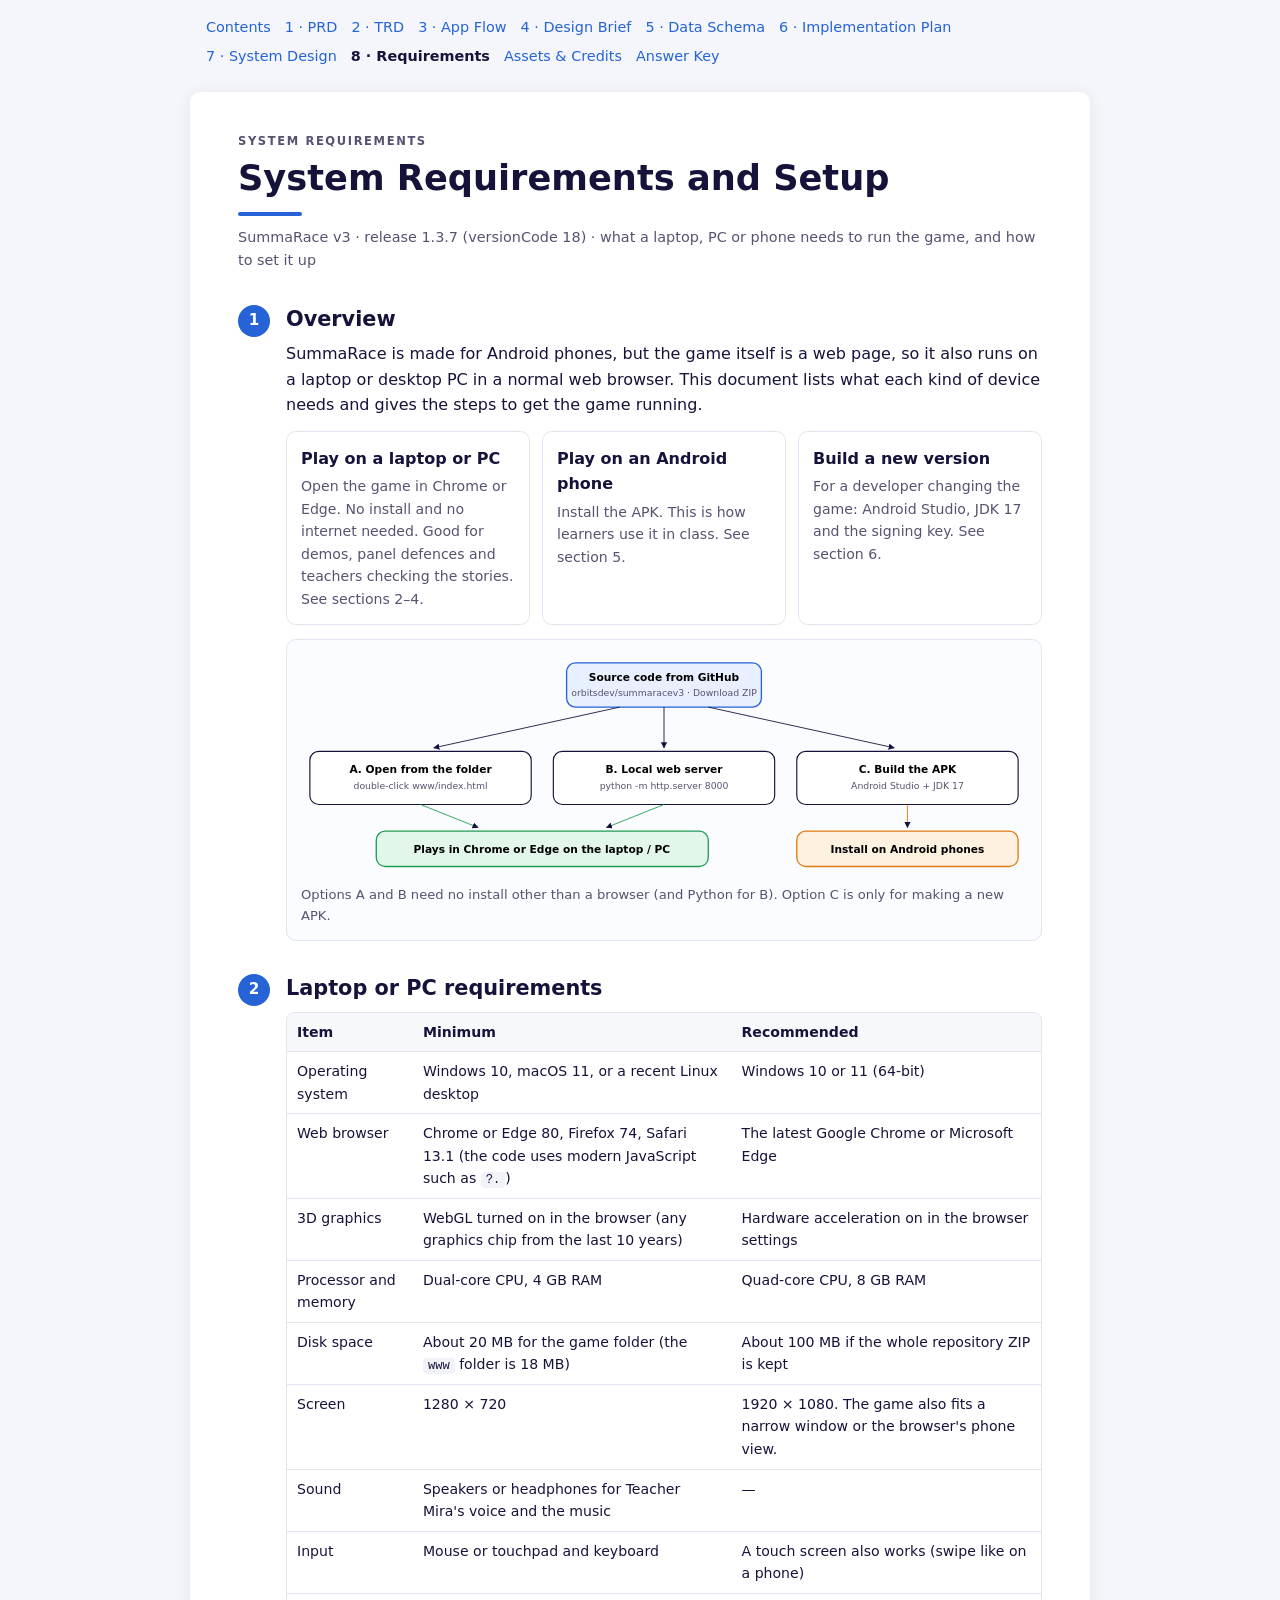
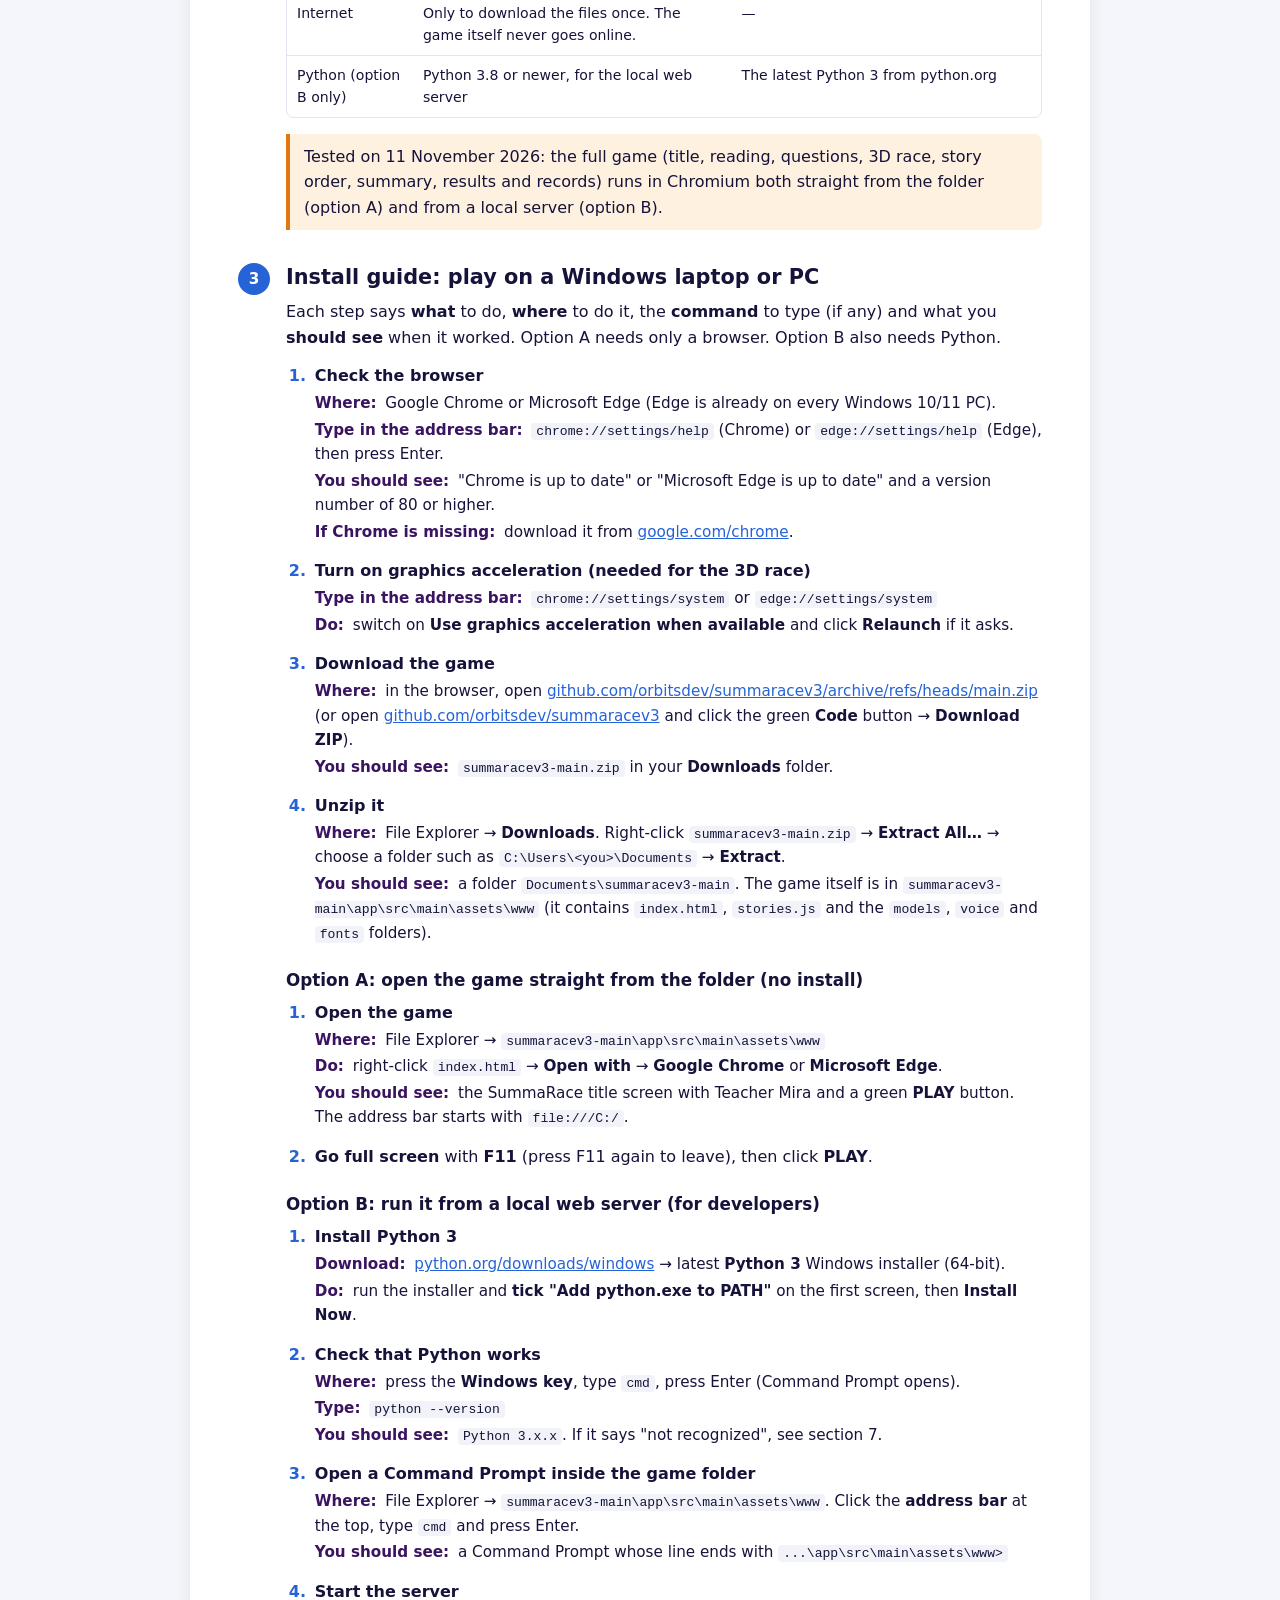
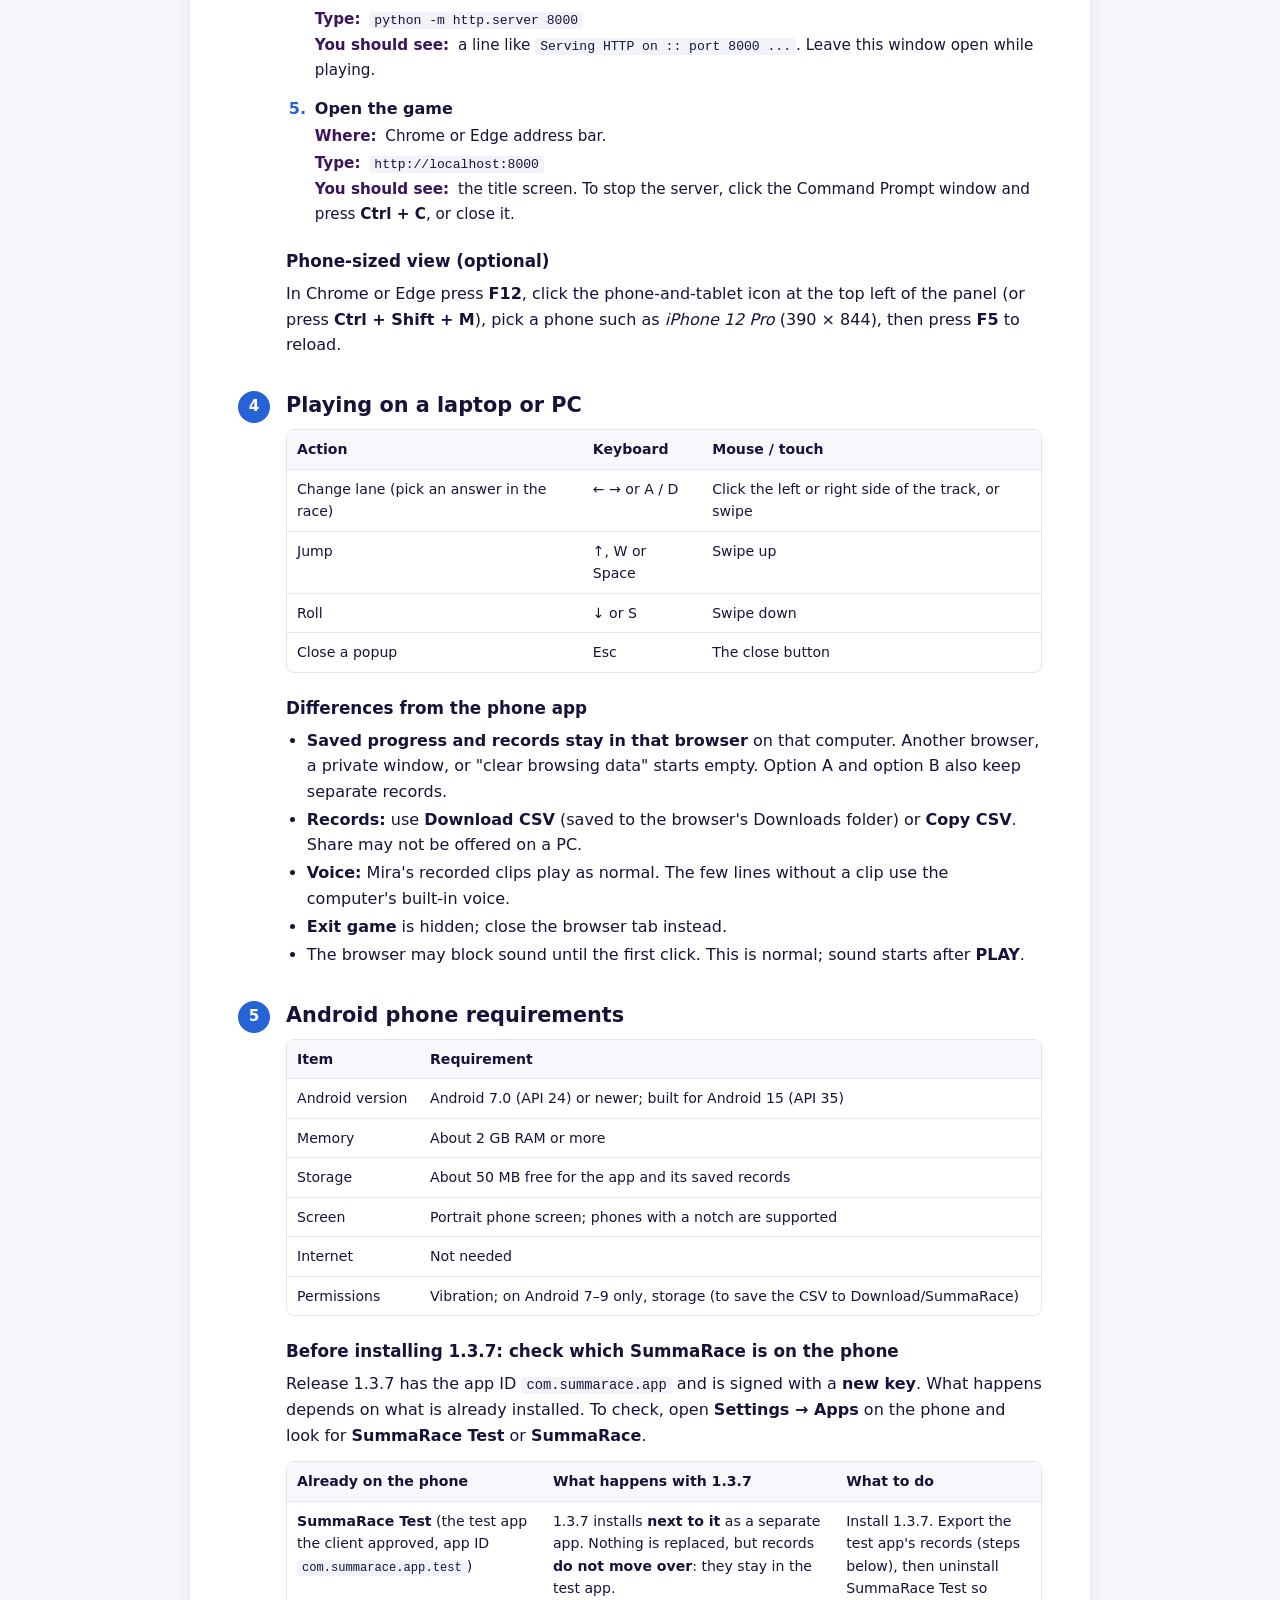
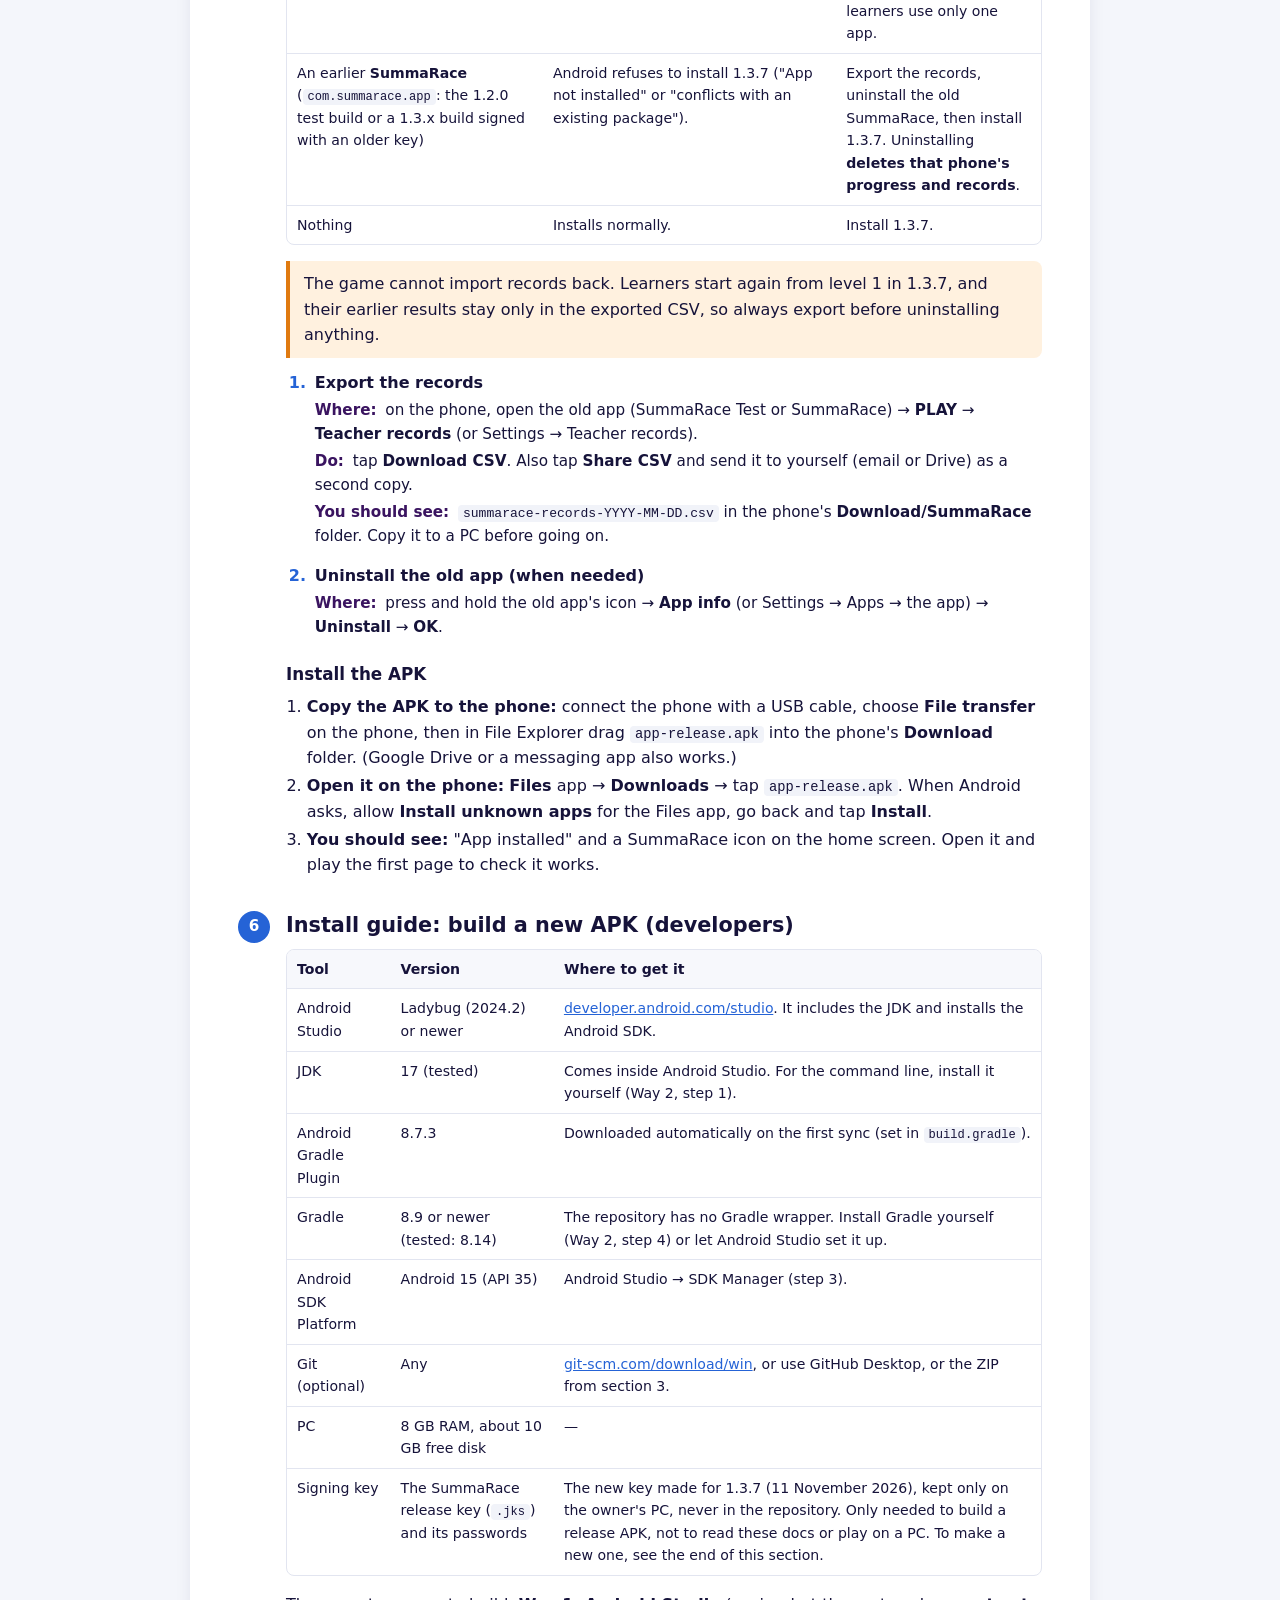
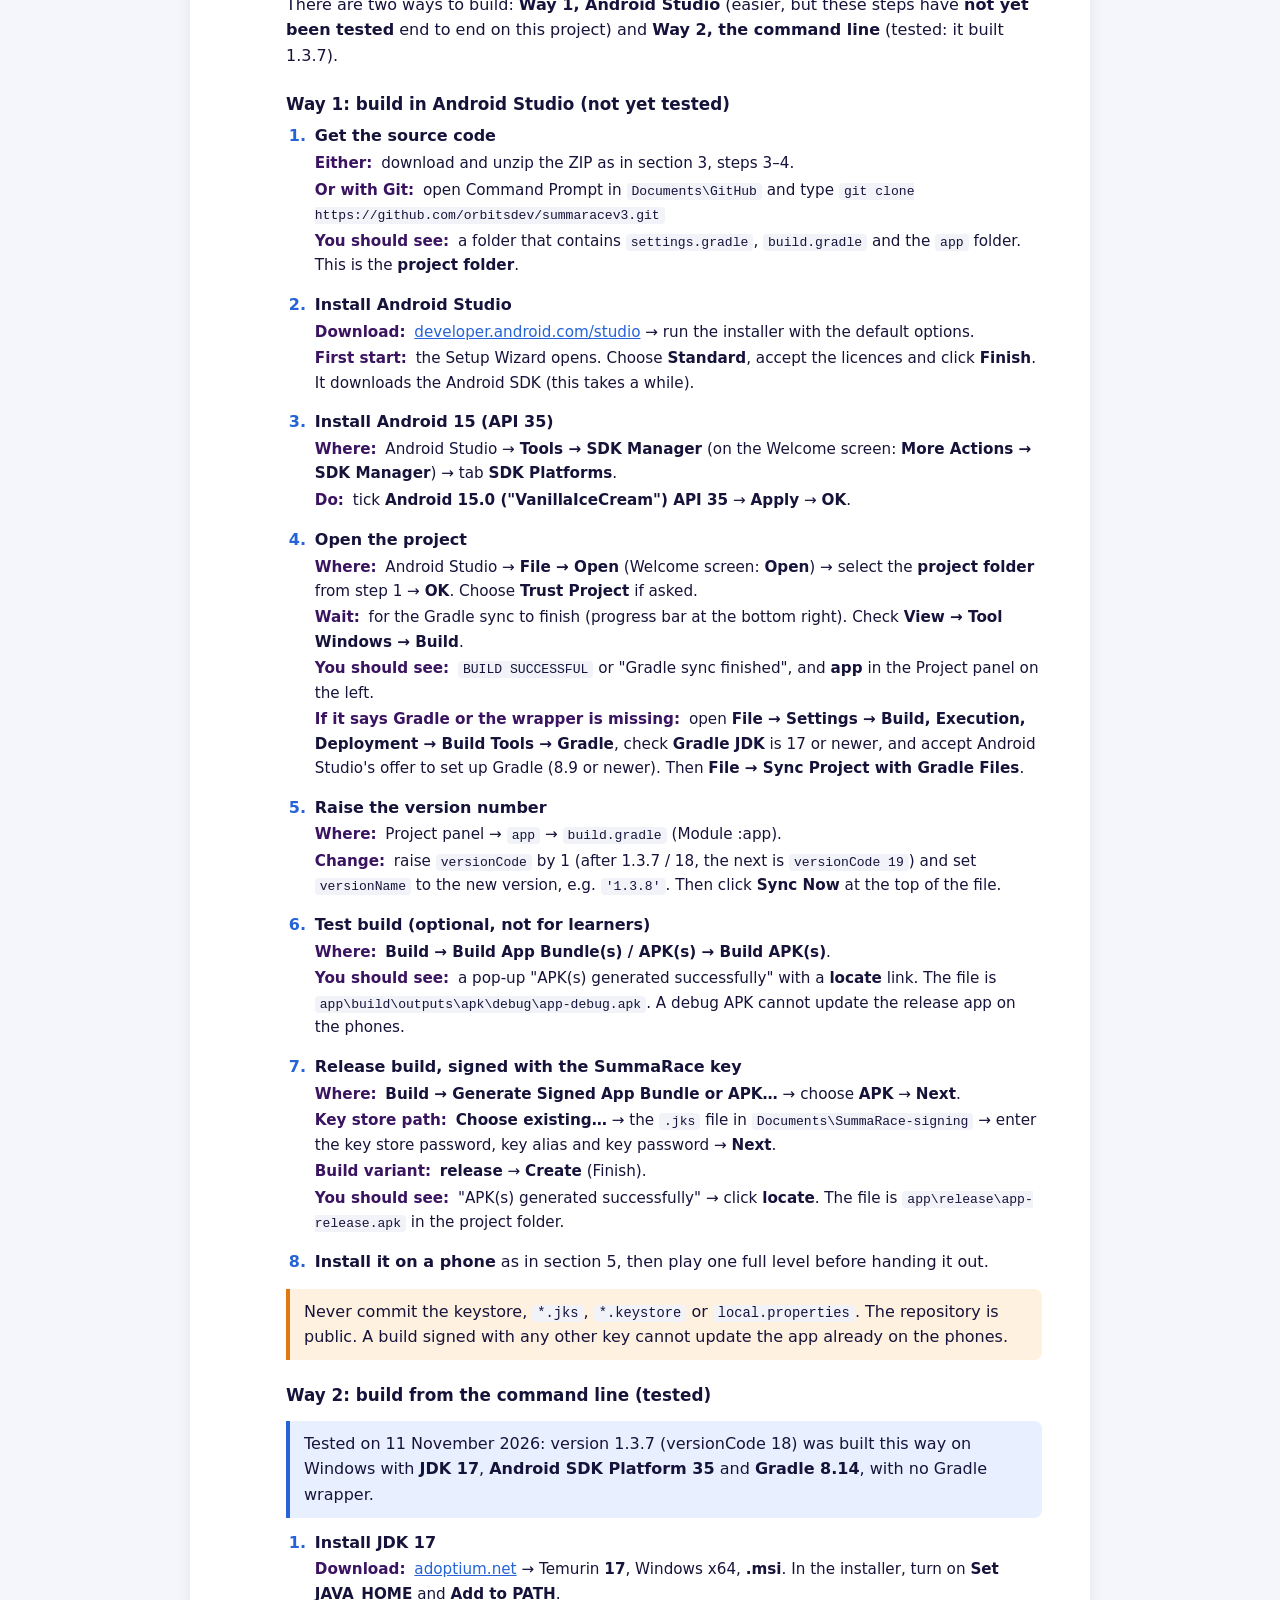
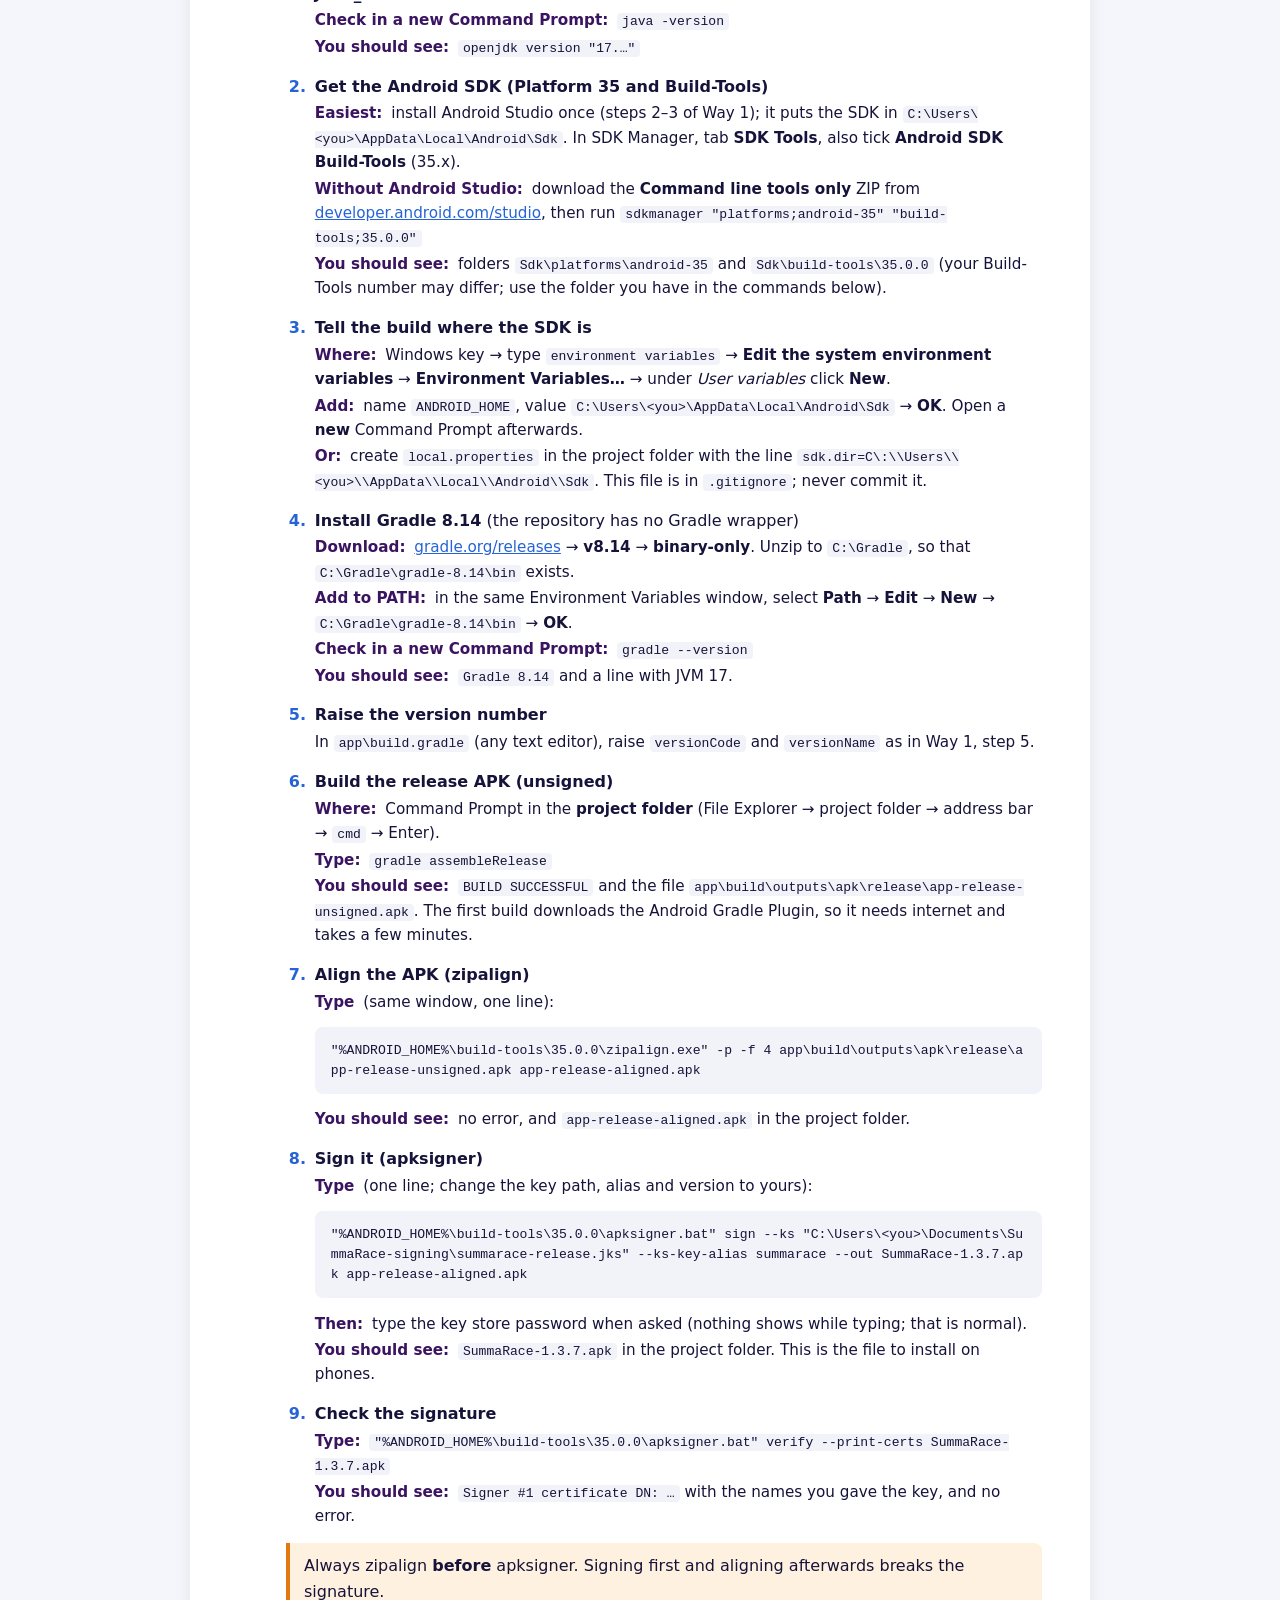
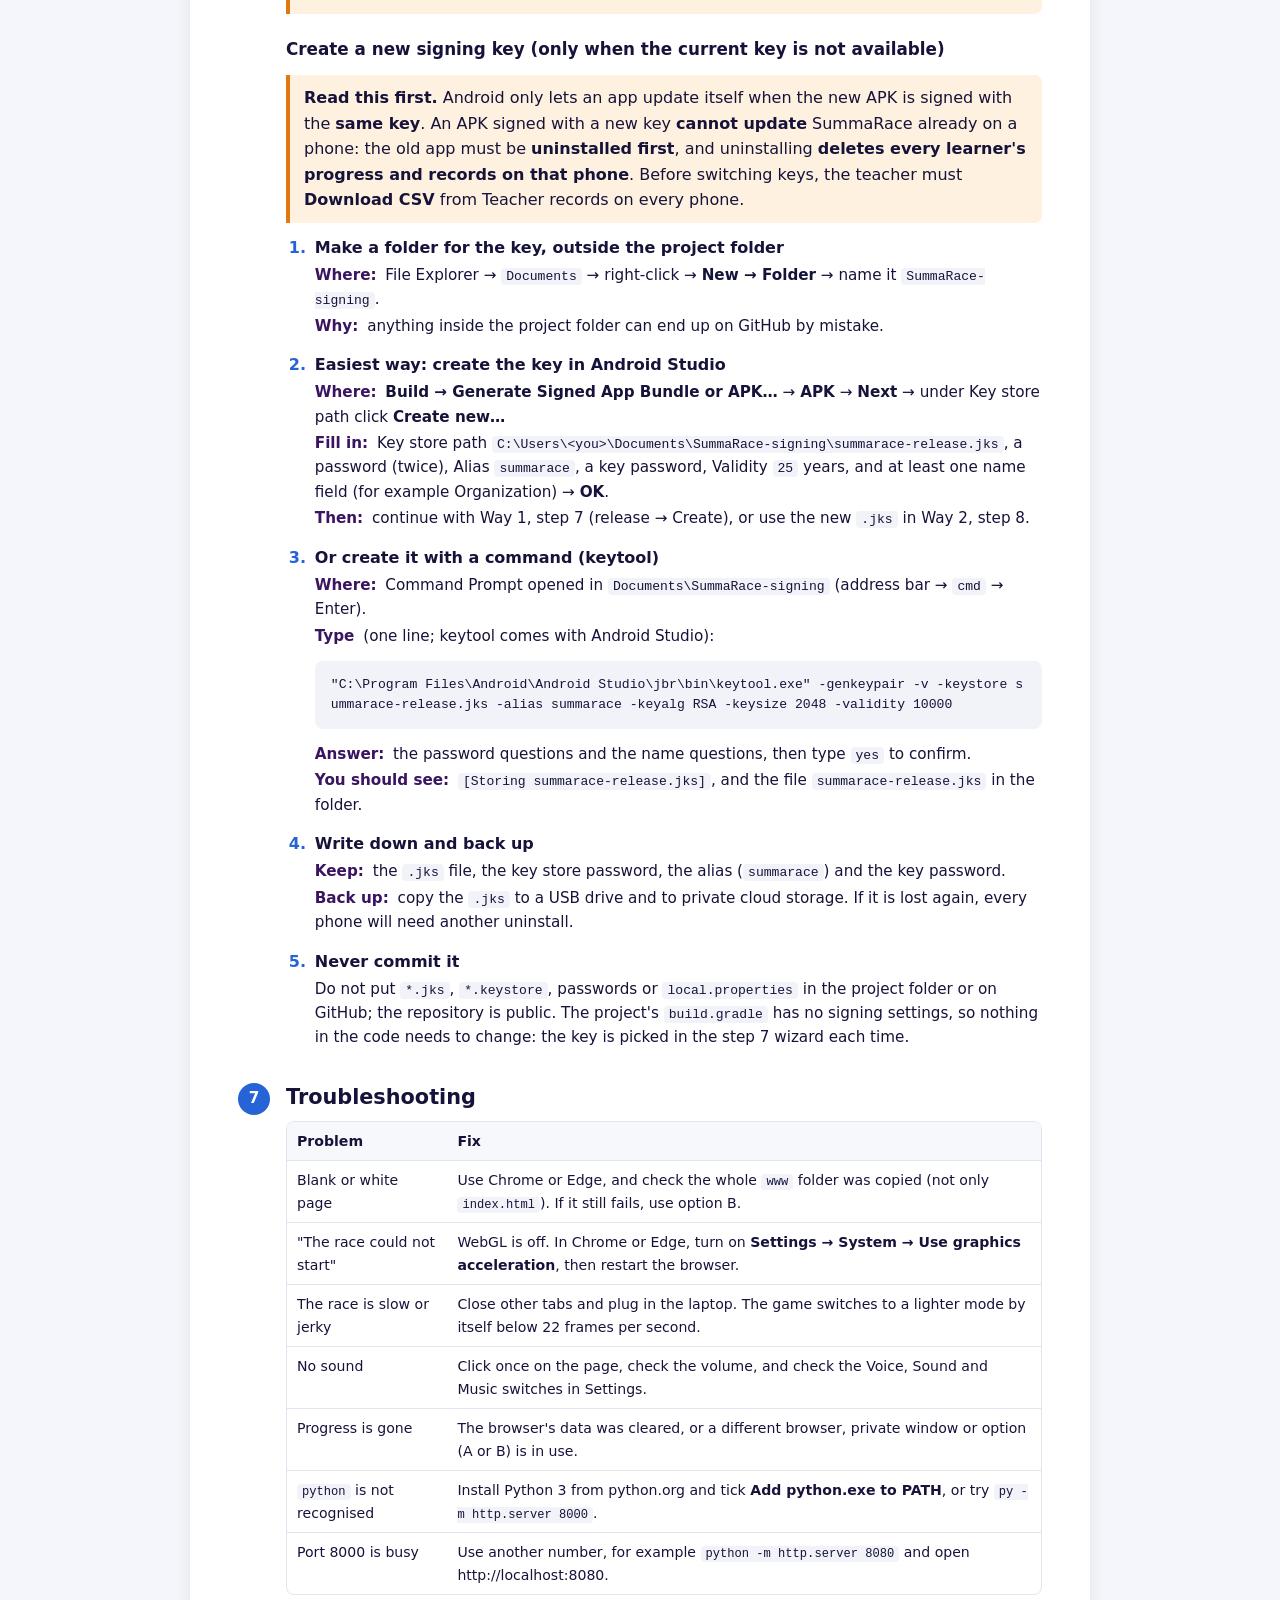
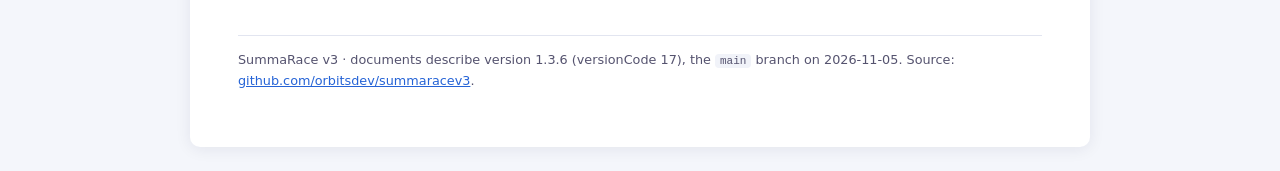
<file: docs/08-requirements.html>
<!doctype html>
<html lang="en">
<head>
<meta charset="utf-8">
<meta name="viewport" content="width=device-width, initial-scale=1">
<title>System Requirements and Setup · SummaRace v3</title>
<link rel="stylesheet" href="style.css">
</head>
<body>
<nav class="top" aria-label="Documents"><a href="index.html">Contents</a> <a href="01-prd.html">1 · PRD</a> <a href="02-trd.html">2 · TRD</a> <a href="03-app-flow.html">3 · App Flow</a> <a href="04-design-brief.html">4 · Design Brief</a> <a href="05-data-schema.html">5 · Data Schema</a> <a href="06-implementation-plan.html">6 · Implementation Plan</a> <a href="07-system-design.html">7 · System Design</a> <a href="08-requirements.html" aria-current="page">8 · Requirements</a> <a href="assets.html">Assets & Credits</a> <a href="answer-key.html">Answer Key</a></nav>
<main class="page">
<!--title:System Requirements and Setup-->
<div class="eyebrow">System requirements</div>
<h1>System Requirements and Setup</h1>
<p class="meta">SummaRace v3 · release 1.3.7 (versionCode 18) · what a laptop, PC or phone needs to run the game, and how to set it up</p>

<section class="num"><h2><span class="n">1</span>Overview</h2>
<p>SummaRace is made for Android phones, but the game itself is a web page, so it also runs on a laptop or desktop PC in a normal web browser. This document lists what each kind of device needs and gives the steps to get the game running.</p>
<div class="grid">
<div class="card"><h4>Play on a laptop or PC</h4><p>Open the game in Chrome or Edge. No install and no internet needed. Good for demos, panel defences and teachers checking the stories. See sections 2–4.</p></div>
<div class="card"><h4>Play on an Android phone</h4><p>Install the APK. This is how learners use it in class. See section 5.</p></div>
<div class="card"><h4>Build a new version</h4><p>For a developer changing the game: Android Studio, JDK 17 and the signing key. See section 6.</p></div>
</div>
<div class="fig"><svg viewBox="0 0 820 250" role="img" aria-label="Three ways to run SummaRace">
<defs><marker id="rq" viewBox="0 0 10 10" refX="9" refY="5" markerWidth="7" markerHeight="7" orient="auto"><path d="M0 0L10 5L0 10z" fill="#16133a"/></marker></defs>
<g font-family="system-ui,sans-serif" font-size="12" text-anchor="middle">
<rect x="300" y="10" width="220" height="50" rx="10" fill="#e8f0ff" stroke="#2563d6" stroke-width="1.5"/>
<text x="410" y="31" font-weight="700">Source code from GitHub</text><text x="410" y="48" font-size="10.5" fill="#55536f">orbitsdev/summaracev3 · Download ZIP</text>
<g fill="#fff" stroke="#16133a" stroke-width="1.3">
<rect x="10" y="110" width="250" height="60" rx="10"/><rect x="285" y="110" width="250" height="60" rx="10"/><rect x="560" y="110" width="250" height="60" rx="10"/></g>
<text x="135" y="134" font-weight="700">A. Open from the folder</text><text x="135" y="152" font-size="10.5" fill="#55536f">double-click www/index.html</text>
<text x="410" y="134" font-weight="700">B. Local web server</text><text x="410" y="152" font-size="10.5" fill="#55536f">python -m http.server 8000</text>
<text x="685" y="134" font-weight="700">C. Build the APK</text><text x="685" y="152" font-size="10.5" fill="#55536f">Android Studio + JDK 17</text>
<path d="M360 60 L150 106" stroke="#16133a" fill="none" marker-end="url(#rq)"/><path d="M410 60 L410 106" stroke="#16133a" fill="none" marker-end="url(#rq)"/><path d="M460 60 L670 106" stroke="#16133a" fill="none" marker-end="url(#rq)"/>
<rect x="85" y="200" width="375" height="40" rx="10" fill="#e3f6ea" stroke="#1f9d55" stroke-width="1.5"/>
<text x="272" y="225" font-weight="700">Plays in Chrome or Edge on the laptop / PC</text>
<rect x="560" y="200" width="250" height="40" rx="10" fill="#fff1df" stroke="#e07a10" stroke-width="1.5"/>
<text x="685" y="225" font-weight="700">Install on Android phones</text>
<path d="M135 170 L200 196" stroke="#1f9d55" fill="none" marker-end="url(#rq)"/><path d="M410 170 L345 196" stroke="#1f9d55" fill="none" marker-end="url(#rq)"/><path d="M685 170 L685 196" stroke="#e07a10" fill="none" marker-end="url(#rq)"/>
</g></svg><figcaption>Options A and B need no install other than a browser (and Python for B). Option C is only for making a new APK.</figcaption></div>
</section>

<section class="num"><h2><span class="n">2</span>Laptop or PC requirements</h2>
<div class="tw"><table>
<tr><th>Item</th><th>Minimum</th><th>Recommended</th></tr>
<tr><td>Operating system</td><td>Windows 10, macOS 11, or a recent Linux desktop</td><td>Windows 10 or 11 (64-bit)</td></tr>
<tr><td>Web browser</td><td>Chrome or Edge 80, Firefox 74, Safari 13.1 (the code uses modern JavaScript such as <code>?.</code>)</td><td>The latest Google Chrome or Microsoft Edge</td></tr>
<tr><td>3D graphics</td><td>WebGL turned on in the browser (any graphics chip from the last 10 years)</td><td>Hardware acceleration on in the browser settings</td></tr>
<tr><td>Processor and memory</td><td>Dual-core CPU, 4 GB RAM</td><td>Quad-core CPU, 8 GB RAM</td></tr>
<tr><td>Disk space</td><td>About 20 MB for the game folder (the <code>www</code> folder is 18 MB)</td><td>About 100 MB if the whole repository ZIP is kept</td></tr>
<tr><td>Screen</td><td>1280 × 720</td><td>1920 × 1080. The game also fits a narrow window or the browser's phone view.</td></tr>
<tr><td>Sound</td><td>Speakers or headphones for Teacher Mira's voice and the music</td><td>—</td></tr>
<tr><td>Input</td><td>Mouse or touchpad and keyboard</td><td>A touch screen also works (swipe like on a phone)</td></tr>
<tr><td>Internet</td><td>Only to download the files once. The game itself never goes online.</td><td>—</td></tr>
<tr><td>Python (option B only)</td><td>Python 3.8 or newer, for the local web server</td><td>The latest Python 3 from python.org</td></tr>
</table></div>
<p class="note">Tested on 11 November 2026: the full game (title, reading, questions, 3D race, story order, summary, results and records) runs in Chromium both straight from the folder (option A) and from a local server (option B).</p>
</section>

<section class="num"><h2><span class="n">3</span>Install guide: play on a Windows laptop or PC</h2>
<p>Each step says <b>what</b> to do, <b>where</b> to do it, the <b>command</b> to type (if any) and what you <b>should see</b> when it worked. Option A needs only a browser. Option B also needs Python.</p>
<ol class="steps">
<li><b>Check the browser</b>
<span class="kv"><i>Where:</i> Google Chrome or Microsoft Edge (Edge is already on every Windows 10/11 PC).</span>
<span class="kv"><i>Type in the address bar:</i> <code>chrome://settings/help</code> (Chrome) or <code>edge://settings/help</code> (Edge), then press Enter.</span>
<span class="kv"><i>You should see:</i> "Chrome is up to date" or "Microsoft Edge is up to date" and a version number of 80 or higher.</span>
<span class="kv"><i>If Chrome is missing:</i> download it from <a href="https://www.google.com/chrome/">google.com/chrome</a>.</span></li>
<li><b>Turn on graphics acceleration (needed for the 3D race)</b>
<span class="kv"><i>Type in the address bar:</i> <code>chrome://settings/system</code> or <code>edge://settings/system</code></span>
<span class="kv"><i>Do:</i> switch on <b>Use graphics acceleration when available</b> and click <b>Relaunch</b> if it asks.</span></li>
<li><b>Download the game</b>
<span class="kv"><i>Where:</i> in the browser, open <a href="https://github.com/orbitsdev/summaracev3/archive/refs/heads/main.zip">github.com/orbitsdev/summaracev3/archive/refs/heads/main.zip</a> (or open <a href="https://github.com/orbitsdev/summaracev3">github.com/orbitsdev/summaracev3</a> and click the green <b>Code</b> button → <b>Download ZIP</b>).</span>
<span class="kv"><i>You should see:</i> <code>summaracev3-main.zip</code> in your <b>Downloads</b> folder.</span></li>
<li><b>Unzip it</b>
<span class="kv"><i>Where:</i> File Explorer → <b>Downloads</b>. Right-click <code>summaracev3-main.zip</code> → <b>Extract All…</b> → choose a folder such as <code>C:\Users\&lt;you&gt;\Documents</code> → <b>Extract</b>.</span>
<span class="kv"><i>You should see:</i> a folder <code>Documents\summaracev3-main</code>. The game itself is in <code>summaracev3-main\app\src\main\assets\www</code> (it contains <code>index.html</code>, <code>stories.js</code> and the <code>models</code>, <code>voice</code> and <code>fonts</code> folders).</span></li>
</ol>
<h3>Option A: open the game straight from the folder (no install)</h3>
<ol class="steps">
<li><b>Open the game</b>
<span class="kv"><i>Where:</i> File Explorer → <code>summaracev3-main\app\src\main\assets\www</code></span>
<span class="kv"><i>Do:</i> right-click <code>index.html</code> → <b>Open with</b> → <b>Google Chrome</b> or <b>Microsoft Edge</b>.</span>
<span class="kv"><i>You should see:</i> the SummaRace title screen with Teacher Mira and a green <b>PLAY</b> button. The address bar starts with <code>file:///C:/</code>.</span></li>
<li><b>Go full screen</b> with <b>F11</b> (press F11 again to leave), then click <b>PLAY</b>.</li>
</ol>
<h3>Option B: run it from a local web server (for developers)</h3>
<ol class="steps">
<li><b>Install Python 3</b>
<span class="kv"><i>Download:</i> <a href="https://www.python.org/downloads/windows/">python.org/downloads/windows</a> → latest <b>Python 3</b> Windows installer (64-bit).</span>
<span class="kv"><i>Do:</i> run the installer and <b>tick "Add python.exe to PATH"</b> on the first screen, then <b>Install Now</b>.</span></li>
<li><b>Check that Python works</b>
<span class="kv"><i>Where:</i> press the <b>Windows key</b>, type <code>cmd</code>, press Enter (Command Prompt opens).</span>
<span class="kv"><i>Type:</i> <code>python --version</code></span>
<span class="kv"><i>You should see:</i> <code>Python 3.x.x</code>. If it says "not recognized", see section 7.</span></li>
<li><b>Open a Command Prompt inside the game folder</b>
<span class="kv"><i>Where:</i> File Explorer → <code>summaracev3-main\app\src\main\assets\www</code>. Click the <b>address bar</b> at the top, type <code>cmd</code> and press Enter.</span>
<span class="kv"><i>You should see:</i> a Command Prompt whose line ends with <code>...\app\src\main\assets\www&gt;</code></span></li>
<li><b>Start the server</b>
<span class="kv"><i>Type:</i> <code>python -m http.server 8000</code></span>
<span class="kv"><i>You should see:</i> a line like <code>Serving HTTP on :: port 8000 ...</code>. Leave this window open while playing.</span></li>
<li><b>Open the game</b>
<span class="kv"><i>Where:</i> Chrome or Edge address bar.</span>
<span class="kv"><i>Type:</i> <code>http://localhost:8000</code></span>
<span class="kv"><i>You should see:</i> the title screen. To stop the server, click the Command Prompt window and press <b>Ctrl + C</b>, or close it.</span></li>
</ol>
<h3>Phone-sized view (optional)</h3>
<p>In Chrome or Edge press <b>F12</b>, click the phone-and-tablet icon at the top left of the panel (or press <b>Ctrl + Shift + M</b>), pick a phone such as <i>iPhone 12 Pro</i> (390 × 844), then press <b>F5</b> to reload.</p>
</section>

<section class="num"><h2><span class="n">4</span>Playing on a laptop or PC</h2>
<div class="tw"><table>
<tr><th>Action</th><th>Keyboard</th><th>Mouse / touch</th></tr>
<tr><td>Change lane (pick an answer in the race)</td><td>← → or A / D</td><td>Click the left or right side of the track, or swipe</td></tr>
<tr><td>Jump</td><td>↑, W or Space</td><td>Swipe up</td></tr>
<tr><td>Roll</td><td>↓ or S</td><td>Swipe down</td></tr>
<tr><td>Close a popup</td><td>Esc</td><td>The close button</td></tr>
</table></div>
<h3>Differences from the phone app</h3>
<ul>
<li><b>Saved progress and records stay in that browser</b> on that computer. Another browser, a private window, or "clear browsing data" starts empty. Option A and option B also keep separate records.</li>
<li><b>Records:</b> use <b>Download CSV</b> (saved to the browser's Downloads folder) or <b>Copy CSV</b>. Share may not be offered on a PC.</li>
<li><b>Voice:</b> Mira's recorded clips play as normal. The few lines without a clip use the computer's built-in voice.</li>
<li><b>Exit game</b> is hidden; close the browser tab instead.</li>
<li>The browser may block sound until the first click. This is normal; sound starts after <b>PLAY</b>.</li>
</ul>
</section>

<section class="num"><h2><span class="n">5</span>Android phone requirements</h2>
<div class="tw"><table>
<tr><th>Item</th><th>Requirement</th></tr>
<tr><td>Android version</td><td>Android 7.0 (API 24) or newer; built for Android 15 (API 35)</td></tr>
<tr><td>Memory</td><td>About 2 GB RAM or more</td></tr>
<tr><td>Storage</td><td>About 50 MB free for the app and its saved records</td></tr>
<tr><td>Screen</td><td>Portrait phone screen; phones with a notch are supported</td></tr>
<tr><td>Internet</td><td>Not needed</td></tr>
<tr><td>Permissions</td><td>Vibration; on Android 7–9 only, storage (to save the CSV to Download/SummaRace)</td></tr>
</table></div>
<h3>Before installing 1.3.7: check which SummaRace is on the phone</h3>
<p>Release 1.3.7 has the app ID <code>com.summarace.app</code> and is signed with a <b>new key</b>. What happens depends on what is already installed. To check, open <b>Settings → Apps</b> on the phone and look for <b>SummaRace Test</b> or <b>SummaRace</b>.</p>
<div class="tw"><table>
<tr><th>Already on the phone</th><th>What happens with 1.3.7</th><th>What to do</th></tr>
<tr><td><b>SummaRace Test</b> (the test app the client approved, app ID <code>com.summarace.app.test</code>)</td><td>1.3.7 installs <b>next to it</b> as a separate app. Nothing is replaced, but records <b>do not move over</b>: they stay in the test app.</td><td>Install 1.3.7. Export the test app's records (steps below), then uninstall SummaRace Test so learners use only one app.</td></tr>
<tr><td>An earlier <b>SummaRace</b> (<code>com.summarace.app</code>: the 1.2.0 test build or a 1.3.x build signed with an older key)</td><td>Android refuses to install 1.3.7 ("App not installed" or "conflicts with an existing package").</td><td>Export the records, uninstall the old SummaRace, then install 1.3.7. Uninstalling <b>deletes that phone's progress and records</b>.</td></tr>
<tr><td>Nothing</td><td>Installs normally.</td><td>Install 1.3.7.</td></tr>
</table></div>
<p class="note">The game cannot import records back. Learners start again from level 1 in 1.3.7, and their earlier results stay only in the exported CSV, so always export before uninstalling anything.</p>
<ol class="steps">
<li><b>Export the records</b>
<span class="kv"><i>Where:</i> on the phone, open the old app (SummaRace Test or SummaRace) → <b>PLAY</b> → <b>Teacher records</b> (or Settings → Teacher records).</span>
<span class="kv"><i>Do:</i> tap <b>Download CSV</b>. Also tap <b>Share CSV</b> and send it to yourself (email or Drive) as a second copy.</span>
<span class="kv"><i>You should see:</i> <code>summarace-records-YYYY-MM-DD.csv</code> in the phone's <b>Download/SummaRace</b> folder. Copy it to a PC before going on.</span></li>
<li><b>Uninstall the old app (when needed)</b>
<span class="kv"><i>Where:</i> press and hold the old app's icon → <b>App info</b> (or Settings → Apps → the app) → <b>Uninstall</b> → <b>OK</b>.</span></li>
</ol>
<h3>Install the APK</h3>
<ol>
<li><b>Copy the APK to the phone:</b> connect the phone with a USB cable, choose <b>File transfer</b> on the phone, then in File Explorer drag <code>app-release.apk</code> into the phone's <b>Download</b> folder. (Google Drive or a messaging app also works.)</li>
<li><b>Open it on the phone:</b> <b>Files</b> app → <b>Downloads</b> → tap <code>app-release.apk</code>. When Android asks, allow <b>Install unknown apps</b> for the Files app, go back and tap <b>Install</b>.</li>
<li><b>You should see:</b> "App installed" and a SummaRace icon on the home screen. Open it and play the first page to check it works.</li>

</ol>
</section>

<section class="num"><h2><span class="n">6</span>Install guide: build a new APK (developers)</h2>
<div class="tw"><table>
<tr><th>Tool</th><th>Version</th><th>Where to get it</th></tr>
<tr><td>Android Studio</td><td>Ladybug (2024.2) or newer</td><td><a href="https://developer.android.com/studio">developer.android.com/studio</a>. It includes the JDK and installs the Android SDK.</td></tr>
<tr><td>JDK</td><td>17 (tested)</td><td>Comes inside Android Studio. For the command line, install it yourself (Way 2, step 1).</td></tr>
<tr><td>Android Gradle Plugin</td><td>8.7.3</td><td>Downloaded automatically on the first sync (set in <code>build.gradle</code>).</td></tr>
<tr><td>Gradle</td><td>8.9 or newer (tested: 8.14)</td><td>The repository has no Gradle wrapper. Install Gradle yourself (Way 2, step 4) or let Android Studio set it up.</td></tr>
<tr><td>Android SDK Platform</td><td>Android 15 (API 35)</td><td>Android Studio → SDK Manager (step 3).</td></tr>
<tr><td>Git (optional)</td><td>Any</td><td><a href="https://git-scm.com/download/win">git-scm.com/download/win</a>, or use GitHub Desktop, or the ZIP from section 3.</td></tr>
<tr><td>PC</td><td>8 GB RAM, about 10 GB free disk</td><td>—</td></tr>
<tr><td>Signing key</td><td>The SummaRace release key (<code>.jks</code>) and its passwords</td><td>The new key made for 1.3.7 (11 November 2026), kept only on the owner's PC, never in the repository. Only needed to build a release APK, not to read these docs or play on a PC. To make a new one, see the end of this section.</td></tr>
</table></div>
<p>There are two ways to build: <b>Way 1, Android Studio</b> (easier, but these steps have <b>not yet been tested</b> end to end on this project) and <b>Way 2, the command line</b> (tested: it built 1.3.7).</p>
<h3>Way 1: build in Android Studio (not yet tested)</h3>
<ol class="steps">
<li><b>Get the source code</b>
<span class="kv"><i>Either:</i> download and unzip the ZIP as in section 3, steps 3–4.</span>
<span class="kv"><i>Or with Git:</i> open Command Prompt in <code>Documents\GitHub</code> and type <code>git clone https://github.com/orbitsdev/summaracev3.git</code></span>
<span class="kv"><i>You should see:</i> a folder that contains <code>settings.gradle</code>, <code>build.gradle</code> and the <code>app</code> folder. This is the <b>project folder</b>.</span></li>
<li><b>Install Android Studio</b>
<span class="kv"><i>Download:</i> <a href="https://developer.android.com/studio">developer.android.com/studio</a> → run the installer with the default options.</span>
<span class="kv"><i>First start:</i> the Setup Wizard opens. Choose <b>Standard</b>, accept the licences and click <b>Finish</b>. It downloads the Android SDK (this takes a while).</span></li>
<li><b>Install Android 15 (API 35)</b>
<span class="kv"><i>Where:</i> Android Studio → <b>Tools → SDK Manager</b> (on the Welcome screen: <b>More Actions → SDK Manager</b>) → tab <b>SDK Platforms</b>.</span>
<span class="kv"><i>Do:</i> tick <b>Android 15.0 ("VanillaIceCream") API 35</b> → <b>Apply</b> → <b>OK</b>.</span></li>
<li><b>Open the project</b>
<span class="kv"><i>Where:</i> Android Studio → <b>File → Open</b> (Welcome screen: <b>Open</b>) → select the <b>project folder</b> from step 1 → <b>OK</b>. Choose <b>Trust Project</b> if asked.</span>
<span class="kv"><i>Wait:</i> for the Gradle sync to finish (progress bar at the bottom right). Check <b>View → Tool Windows → Build</b>.</span>
<span class="kv"><i>You should see:</i> <code>BUILD SUCCESSFUL</code> or "Gradle sync finished", and <b>app</b> in the Project panel on the left.</span>
<span class="kv"><i>If it says Gradle or the wrapper is missing:</i> open <b>File → Settings → Build, Execution, Deployment → Build Tools → Gradle</b>, check <b>Gradle JDK</b> is 17 or newer, and accept Android Studio's offer to set up Gradle (8.9 or newer). Then <b>File → Sync Project with Gradle Files</b>.</span></li>
<li><b>Raise the version number</b>
<span class="kv"><i>Where:</i> Project panel → <code>app</code> → <code>build.gradle</code> (Module :app).</span>
<span class="kv"><i>Change:</i> raise <code>versionCode</code> by 1 (after 1.3.7 / 18, the next is <code>versionCode 19</code>) and set <code>versionName</code> to the new version, e.g. <code>'1.3.8'</code>. Then click <b>Sync Now</b> at the top of the file.</span></li>
<li><b>Test build (optional, not for learners)</b>
<span class="kv"><i>Where:</i> <b>Build → Build App Bundle(s) / APK(s) → Build APK(s)</b>.</span>
<span class="kv"><i>You should see:</i> a pop-up "APK(s) generated successfully" with a <b>locate</b> link. The file is <code>app\build\outputs\apk\debug\app-debug.apk</code>. A debug APK cannot update the release app on the phones.</span></li>
<li><b>Release build, signed with the SummaRace key</b>
<span class="kv"><i>Where:</i> <b>Build → Generate Signed App Bundle or APK…</b> → choose <b>APK</b> → <b>Next</b>.</span>
<span class="kv"><i>Key store path:</i> <b>Choose existing…</b> → the <code>.jks</code> file in <code>Documents\SummaRace-signing</code> → enter the key store password, key alias and key password → <b>Next</b>.</span>
<span class="kv"><i>Build variant:</i> <b>release</b> → <b>Create</b> (Finish).</span>
<span class="kv"><i>You should see:</i> "APK(s) generated successfully" → click <b>locate</b>. The file is <code>app\release\app-release.apk</code> in the project folder.</span></li>
<li><b>Install it on a phone</b> as in section 5, then play one full level before handing it out.</li>
</ol>
<p class="note">Never commit the keystore, <code>*.jks</code>, <code>*.keystore</code> or <code>local.properties</code>. The repository is public. A build signed with any other key cannot update the app already on the phones.</p>
<h3>Way 2: build from the command line (tested)</h3>
<p class="note b">Tested on 11 November 2026: version 1.3.7 (versionCode 18) was built this way on Windows with <b>JDK 17</b>, <b>Android SDK Platform 35</b> and <b>Gradle 8.14</b>, with no Gradle wrapper.</p>
<ol class="steps">
<li><b>Install JDK 17</b>
<span class="kv"><i>Download:</i> <a href="https://adoptium.net/temurin/releases/?version=17">adoptium.net</a> → Temurin <b>17</b>, Windows x64, <b>.msi</b>. In the installer, turn on <b>Set JAVA_HOME</b> and <b>Add to PATH</b>.</span>
<span class="kv"><i>Check in a new Command Prompt:</i> <code>java -version</code></span>
<span class="kv"><i>You should see:</i> <code>openjdk version "17.…"</code></span></li>
<li><b>Get the Android SDK (Platform 35 and Build-Tools)</b>
<span class="kv"><i>Easiest:</i> install Android Studio once (steps 2–3 of Way 1); it puts the SDK in <code>C:\Users\&lt;you&gt;\AppData\Local\Android\Sdk</code>. In SDK Manager, tab <b>SDK Tools</b>, also tick <b>Android SDK Build-Tools</b> (35.x).</span>
<span class="kv"><i>Without Android Studio:</i> download the <b>Command line tools only</b> ZIP from <a href="https://developer.android.com/studio#command-line-tools-only">developer.android.com/studio</a>, then run <code>sdkmanager "platforms;android-35" "build-tools;35.0.0"</code></span>
<span class="kv"><i>You should see:</i> folders <code>Sdk\platforms\android-35</code> and <code>Sdk\build-tools\35.0.0</code> (your Build-Tools number may differ; use the folder you have in the commands below).</span></li>
<li><b>Tell the build where the SDK is</b>
<span class="kv"><i>Where:</i> Windows key → type <code>environment variables</code> → <b>Edit the system environment variables</b> → <b>Environment Variables…</b> → under <i>User variables</i> click <b>New</b>.</span>
<span class="kv"><i>Add:</i> name <code>ANDROID_HOME</code>, value <code>C:\Users\&lt;you&gt;\AppData\Local\Android\Sdk</code> → <b>OK</b>. Open a <b>new</b> Command Prompt afterwards.</span>
<span class="kv"><i>Or:</i> create <code>local.properties</code> in the project folder with the line <code>sdk.dir=C\:\\Users\\&lt;you&gt;\\AppData\\Local\\Android\\Sdk</code>. This file is in <code>.gitignore</code>; never commit it.</span></li>
<li><b>Install Gradle 8.14</b> (the repository has no Gradle wrapper)
<span class="kv"><i>Download:</i> <a href="https://gradle.org/releases/">gradle.org/releases</a> → <b>v8.14</b> → <b>binary-only</b>. Unzip to <code>C:\Gradle</code>, so that <code>C:\Gradle\gradle-8.14\bin</code> exists.</span>
<span class="kv"><i>Add to PATH:</i> in the same Environment Variables window, select <b>Path</b> → <b>Edit</b> → <b>New</b> → <code>C:\Gradle\gradle-8.14\bin</code> → <b>OK</b>.</span>
<span class="kv"><i>Check in a new Command Prompt:</i> <code>gradle --version</code></span>
<span class="kv"><i>You should see:</i> <code>Gradle 8.14</code> and a line with JVM 17.</span></li>
<li><b>Raise the version number</b>
<span class="kv">In <code>app\build.gradle</code> (any text editor), raise <code>versionCode</code> and <code>versionName</code> as in Way 1, step 5.</span></li>
<li><b>Build the release APK (unsigned)</b>
<span class="kv"><i>Where:</i> Command Prompt in the <b>project folder</b> (File Explorer → project folder → address bar → <code>cmd</code> → Enter).</span>
<span class="kv"><i>Type:</i> <code>gradle assembleRelease</code></span>
<span class="kv"><i>You should see:</i> <code>BUILD SUCCESSFUL</code> and the file <code>app\build\outputs\apk\release\app-release-unsigned.apk</code>. The first build downloads the Android Gradle Plugin, so it needs internet and takes a few minutes.</span></li>
<li><b>Align the APK (zipalign)</b>
<span class="kv"><i>Type</i> (same window, one line):</span>
<pre>"%ANDROID_HOME%\build-tools\35.0.0\zipalign.exe" -p -f 4 app\build\outputs\apk\release\app-release-unsigned.apk app-release-aligned.apk</pre>
<span class="kv"><i>You should see:</i> no error, and <code>app-release-aligned.apk</code> in the project folder.</span></li>
<li><b>Sign it (apksigner)</b>
<span class="kv"><i>Type</i> (one line; change the key path, alias and version to yours):</span>
<pre>"%ANDROID_HOME%\build-tools\35.0.0\apksigner.bat" sign --ks "C:\Users\&lt;you&gt;\Documents\SummaRace-signing\summarace-release.jks" --ks-key-alias summarace --out SummaRace-1.3.7.apk app-release-aligned.apk</pre>
<span class="kv"><i>Then:</i> type the key store password when asked (nothing shows while typing; that is normal).</span>
<span class="kv"><i>You should see:</i> <code>SummaRace-1.3.7.apk</code> in the project folder. This is the file to install on phones.</span></li>
<li><b>Check the signature</b>
<span class="kv"><i>Type:</i> <code>"%ANDROID_HOME%\build-tools\35.0.0\apksigner.bat" verify --print-certs SummaRace-1.3.7.apk</code></span>
<span class="kv"><i>You should see:</i> <code>Signer #1 certificate DN: …</code> with the names you gave the key, and no error.</span></li>
</ol>
<p class="note">Always zipalign <b>before</b> apksigner. Signing first and aligning afterwards breaks the signature.</p>

<h3>Create a new signing key (only when the current key is not available)</h3>
<p class="note"><b>Read this first.</b> Android only lets an app update itself when the new APK is signed with the <b>same key</b>. An APK signed with a new key <b>cannot update</b> SummaRace already on a phone: the old app must be <b>uninstalled first</b>, and uninstalling <b>deletes every learner's progress and records on that phone</b>. Before switching keys, the teacher must <b>Download CSV</b> from Teacher records on every phone.</p>
<ol class="steps">
<li><b>Make a folder for the key, outside the project folder</b>
<span class="kv"><i>Where:</i> File Explorer → <code>Documents</code> → right-click → <b>New → Folder</b> → name it <code>SummaRace-signing</code>.</span>
<span class="kv"><i>Why:</i> anything inside the project folder can end up on GitHub by mistake.</span></li>
<li><b>Easiest way: create the key in Android Studio</b>
<span class="kv"><i>Where:</i> <b>Build → Generate Signed App Bundle or APK…</b> → <b>APK</b> → <b>Next</b> → under Key store path click <b>Create new…</b></span>
<span class="kv"><i>Fill in:</i> Key store path <code>C:\Users\&lt;you&gt;\Documents\SummaRace-signing\summarace-release.jks</code>, a password (twice), Alias <code>summarace</code>, a key password, Validity <code>25</code> years, and at least one name field (for example Organization) → <b>OK</b>.</span>
<span class="kv"><i>Then:</i> continue with Way 1, step 7 (release → Create), or use the new <code>.jks</code> in Way 2, step 8.</span></li>
<li><b>Or create it with a command (keytool)</b>
<span class="kv"><i>Where:</i> Command Prompt opened in <code>Documents\SummaRace-signing</code> (address bar → <code>cmd</code> → Enter).</span>
<span class="kv"><i>Type</i> (one line; keytool comes with Android Studio):</span>
<pre>"C:\Program Files\Android\Android Studio\jbr\bin\keytool.exe" -genkeypair -v -keystore summarace-release.jks -alias summarace -keyalg RSA -keysize 2048 -validity 10000</pre>
<span class="kv"><i>Answer:</i> the password questions and the name questions, then type <code>yes</code> to confirm.</span>
<span class="kv"><i>You should see:</i> <code>[Storing summarace-release.jks]</code>, and the file <code>summarace-release.jks</code> in the folder.</span></li>
<li><b>Write down and back up</b>
<span class="kv"><i>Keep:</i> the <code>.jks</code> file, the key store password, the alias (<code>summarace</code>) and the key password.</span>
<span class="kv"><i>Back up:</i> copy the <code>.jks</code> to a USB drive and to private cloud storage. If it is lost again, every phone will need another uninstall.</span></li>
<li><b>Never commit it</b>
<span class="kv">Do not put <code>*.jks</code>, <code>*.keystore</code>, passwords or <code>local.properties</code> in the project folder or on GitHub; the repository is public. The project's <code>build.gradle</code> has no signing settings, so nothing in the code needs to change: the key is picked in the step 7 wizard each time.</span></li>
</ol>

</section>

<section class="num"><h2><span class="n">7</span>Troubleshooting</h2>
<div class="tw"><table>
<tr><th>Problem</th><th>Fix</th></tr>
<tr><td>Blank or white page</td><td>Use Chrome or Edge, and check the whole <code>www</code> folder was copied (not only <code>index.html</code>). If it still fails, use option B.</td></tr>
<tr><td>"The race could not start"</td><td>WebGL is off. In Chrome or Edge, turn on <b>Settings → System → Use graphics acceleration</b>, then restart the browser.</td></tr>
<tr><td>The race is slow or jerky</td><td>Close other tabs and plug in the laptop. The game switches to a lighter mode by itself below 22 frames per second.</td></tr>
<tr><td>No sound</td><td>Click once on the page, check the volume, and check the Voice, Sound and Music switches in Settings.</td></tr>
<tr><td>Progress is gone</td><td>The browser's data was cleared, or a different browser, private window or option (A or B) is in use.</td></tr>
<tr><td><code>python</code> is not recognised</td><td>Install Python 3 from python.org and tick <b>Add python.exe to PATH</b>, or try <code>py -m http.server 8000</code>.</td></tr>
<tr><td>Port 8000 is busy</td><td>Use another number, for example <code>python -m http.server 8080</code> and open http://localhost:8080.</td></tr>
</table></div>
</section>
<footer>SummaRace v3 · documents describe version 1.3.6 (versionCode 17), the <code>main</code> branch on 2026-11-05. Source: <a href="https://github.com/orbitsdev/summaracev3">github.com/orbitsdev/summaracev3</a>.</footer>
</main>
</body>
</html>
</file>
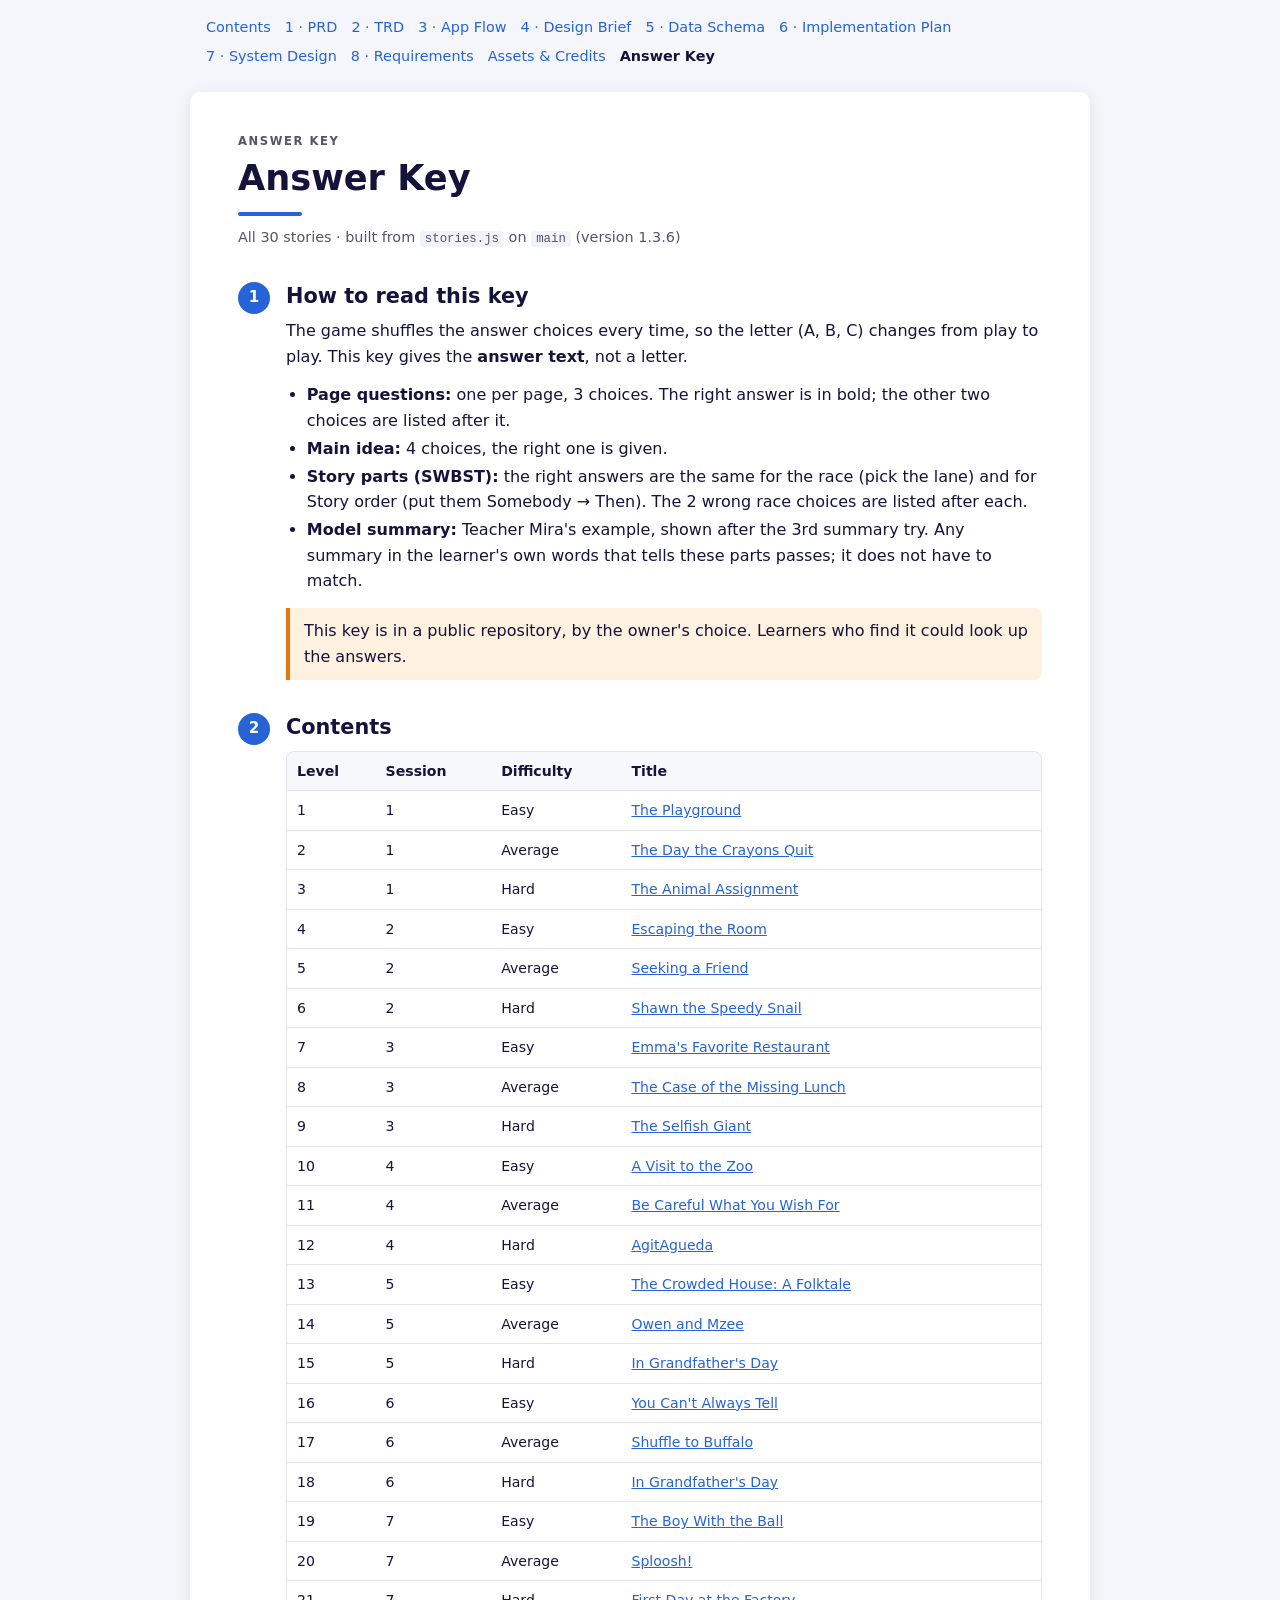
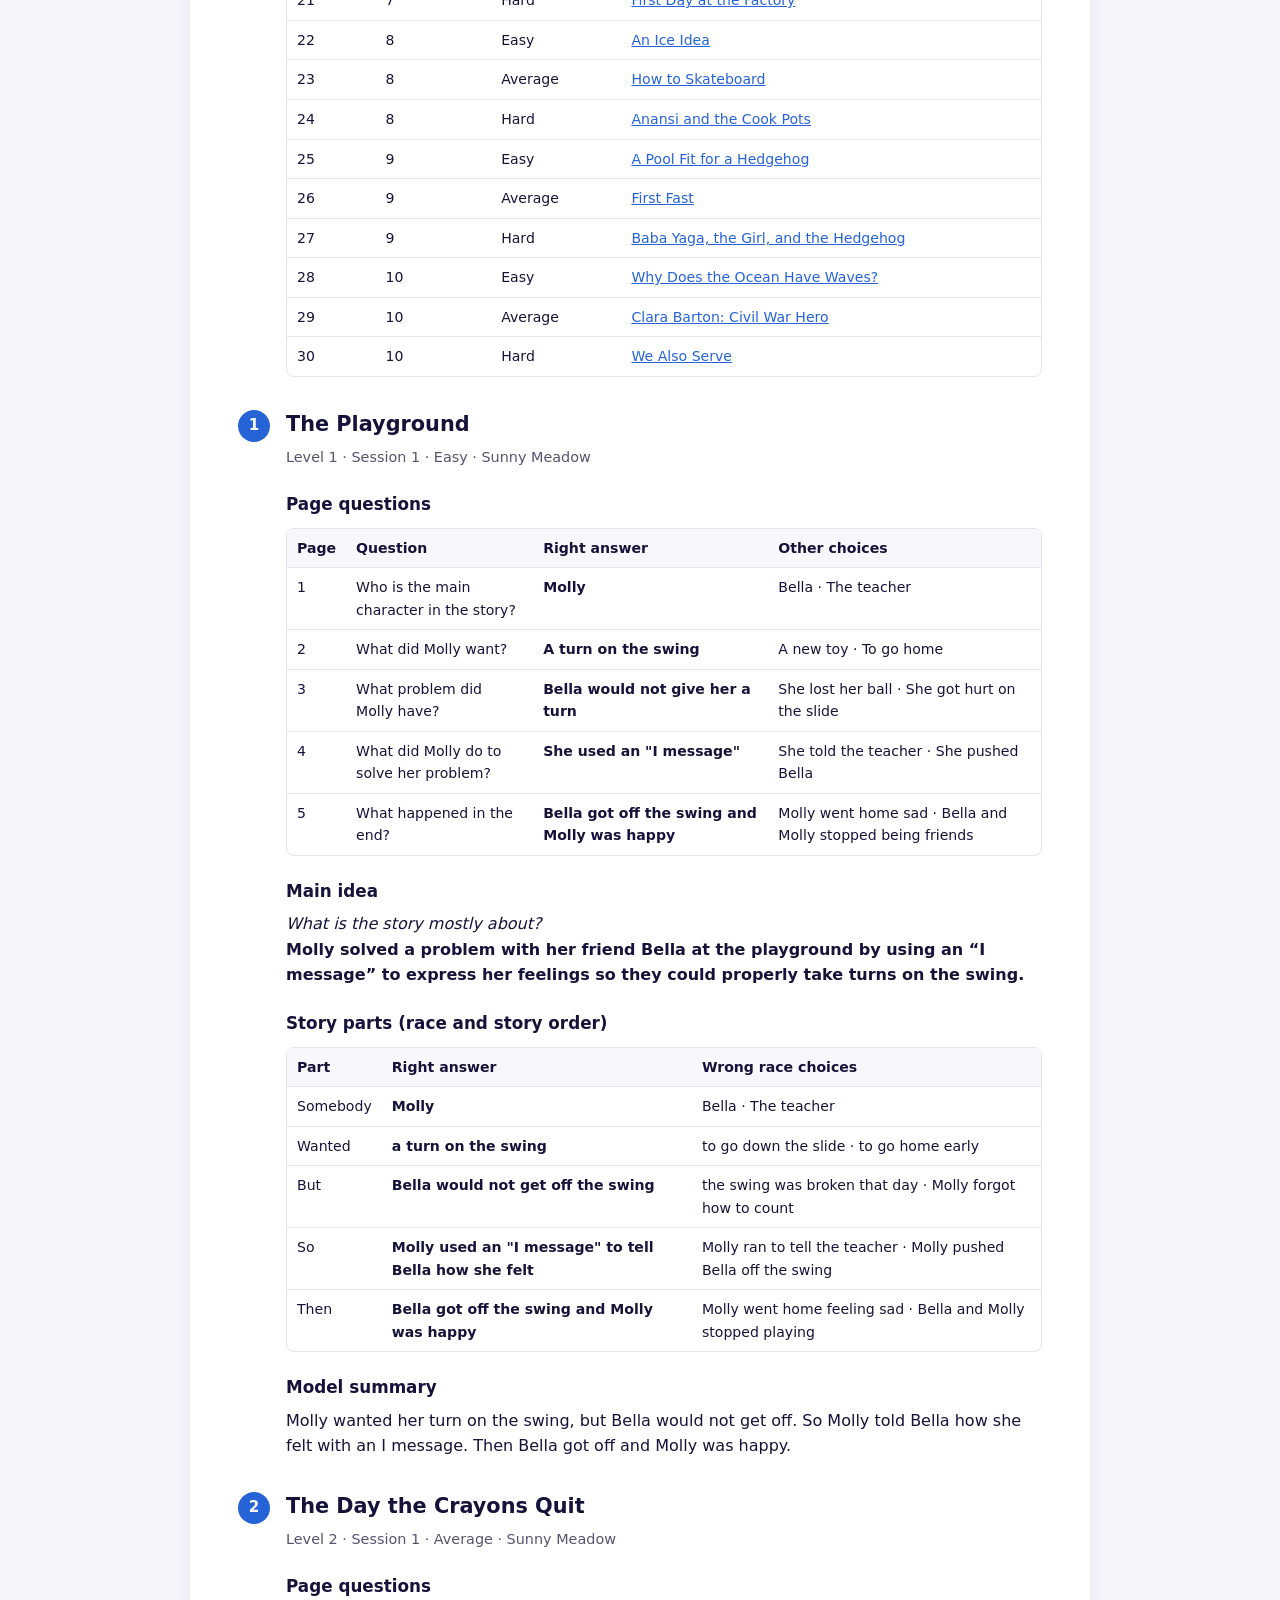
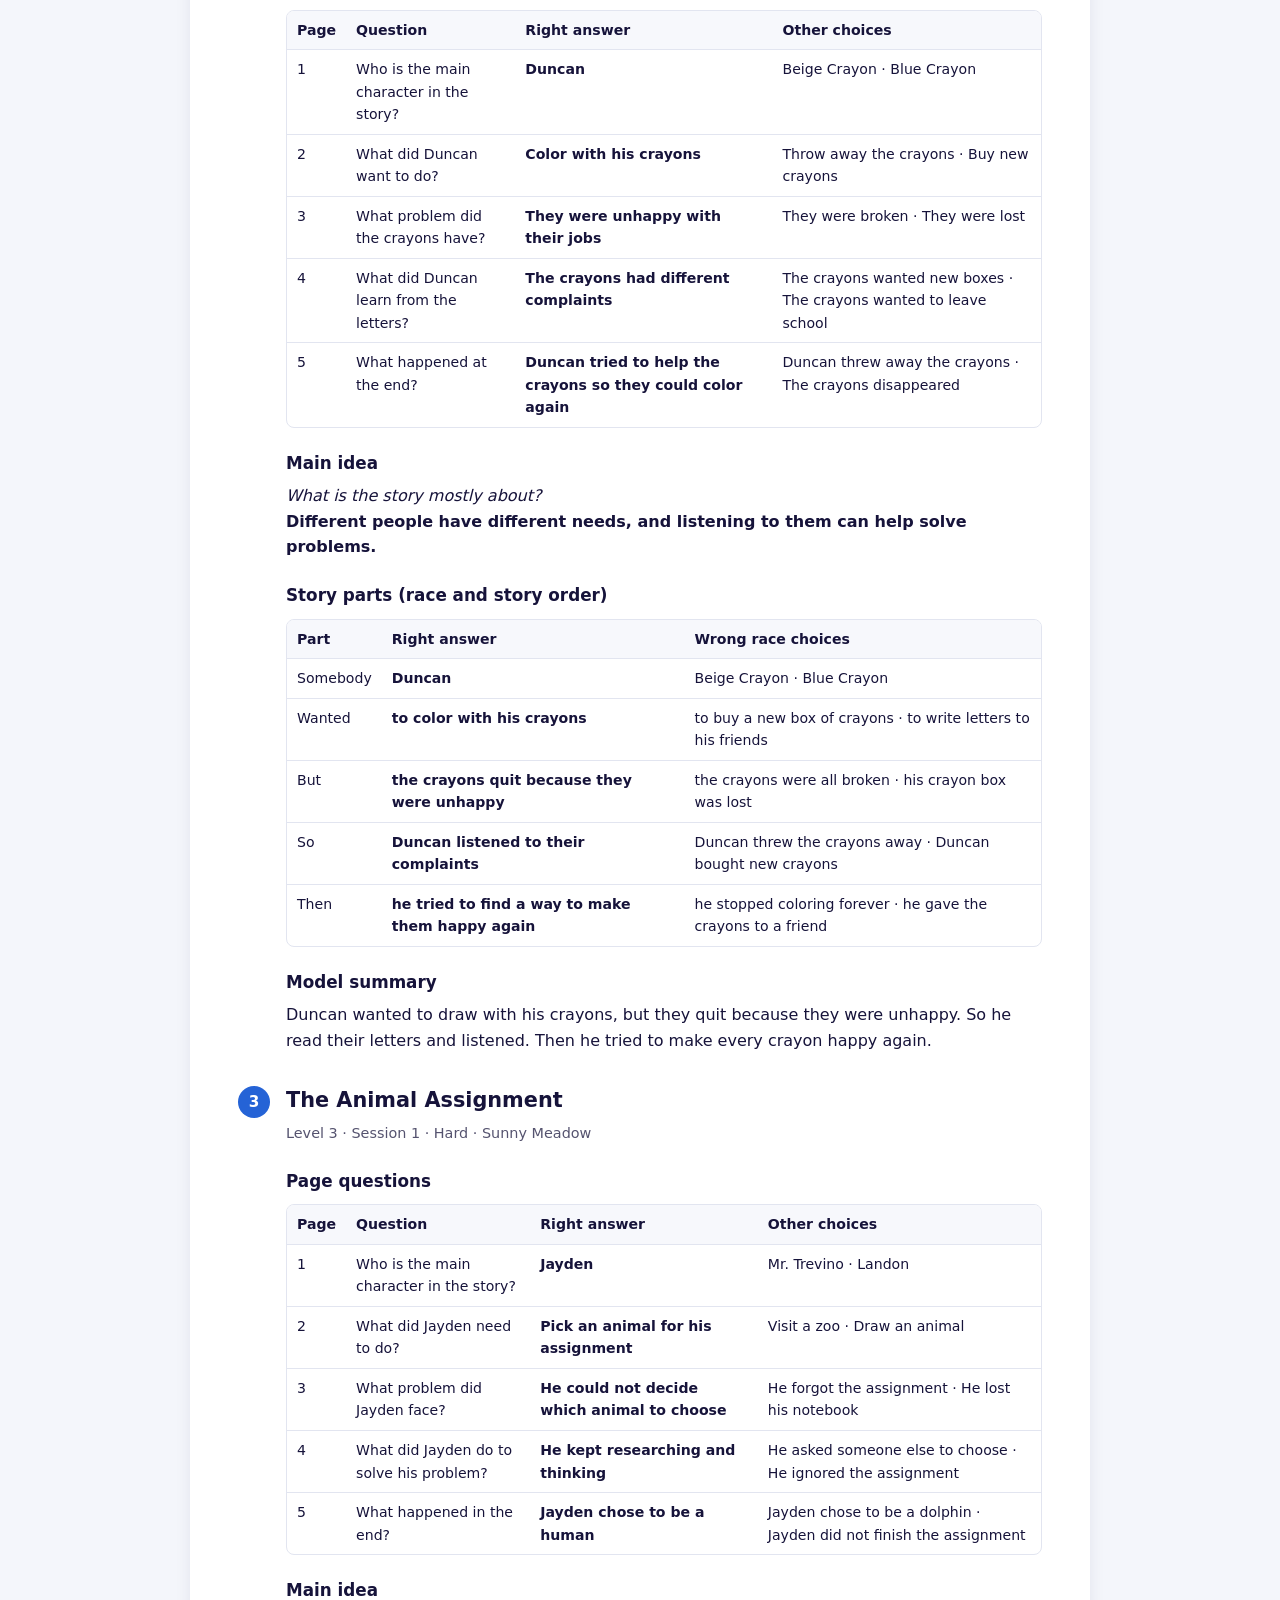
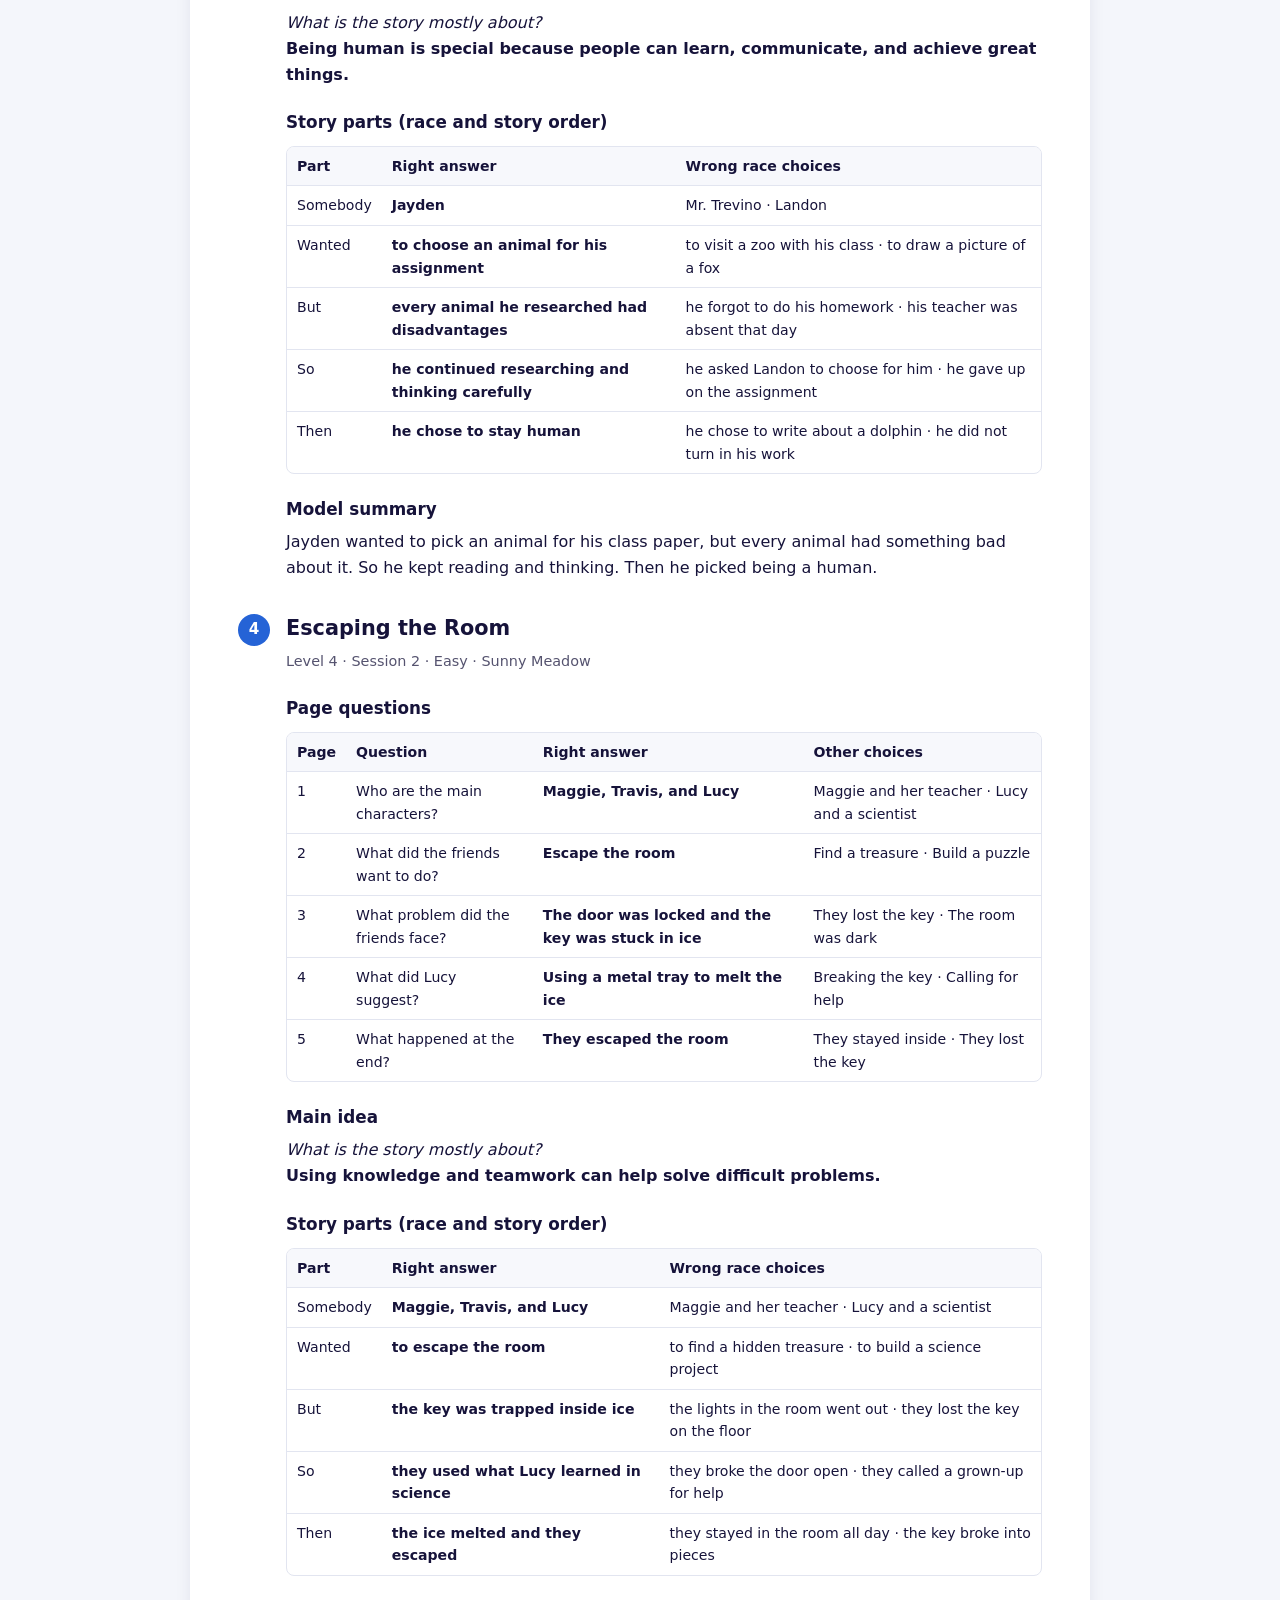
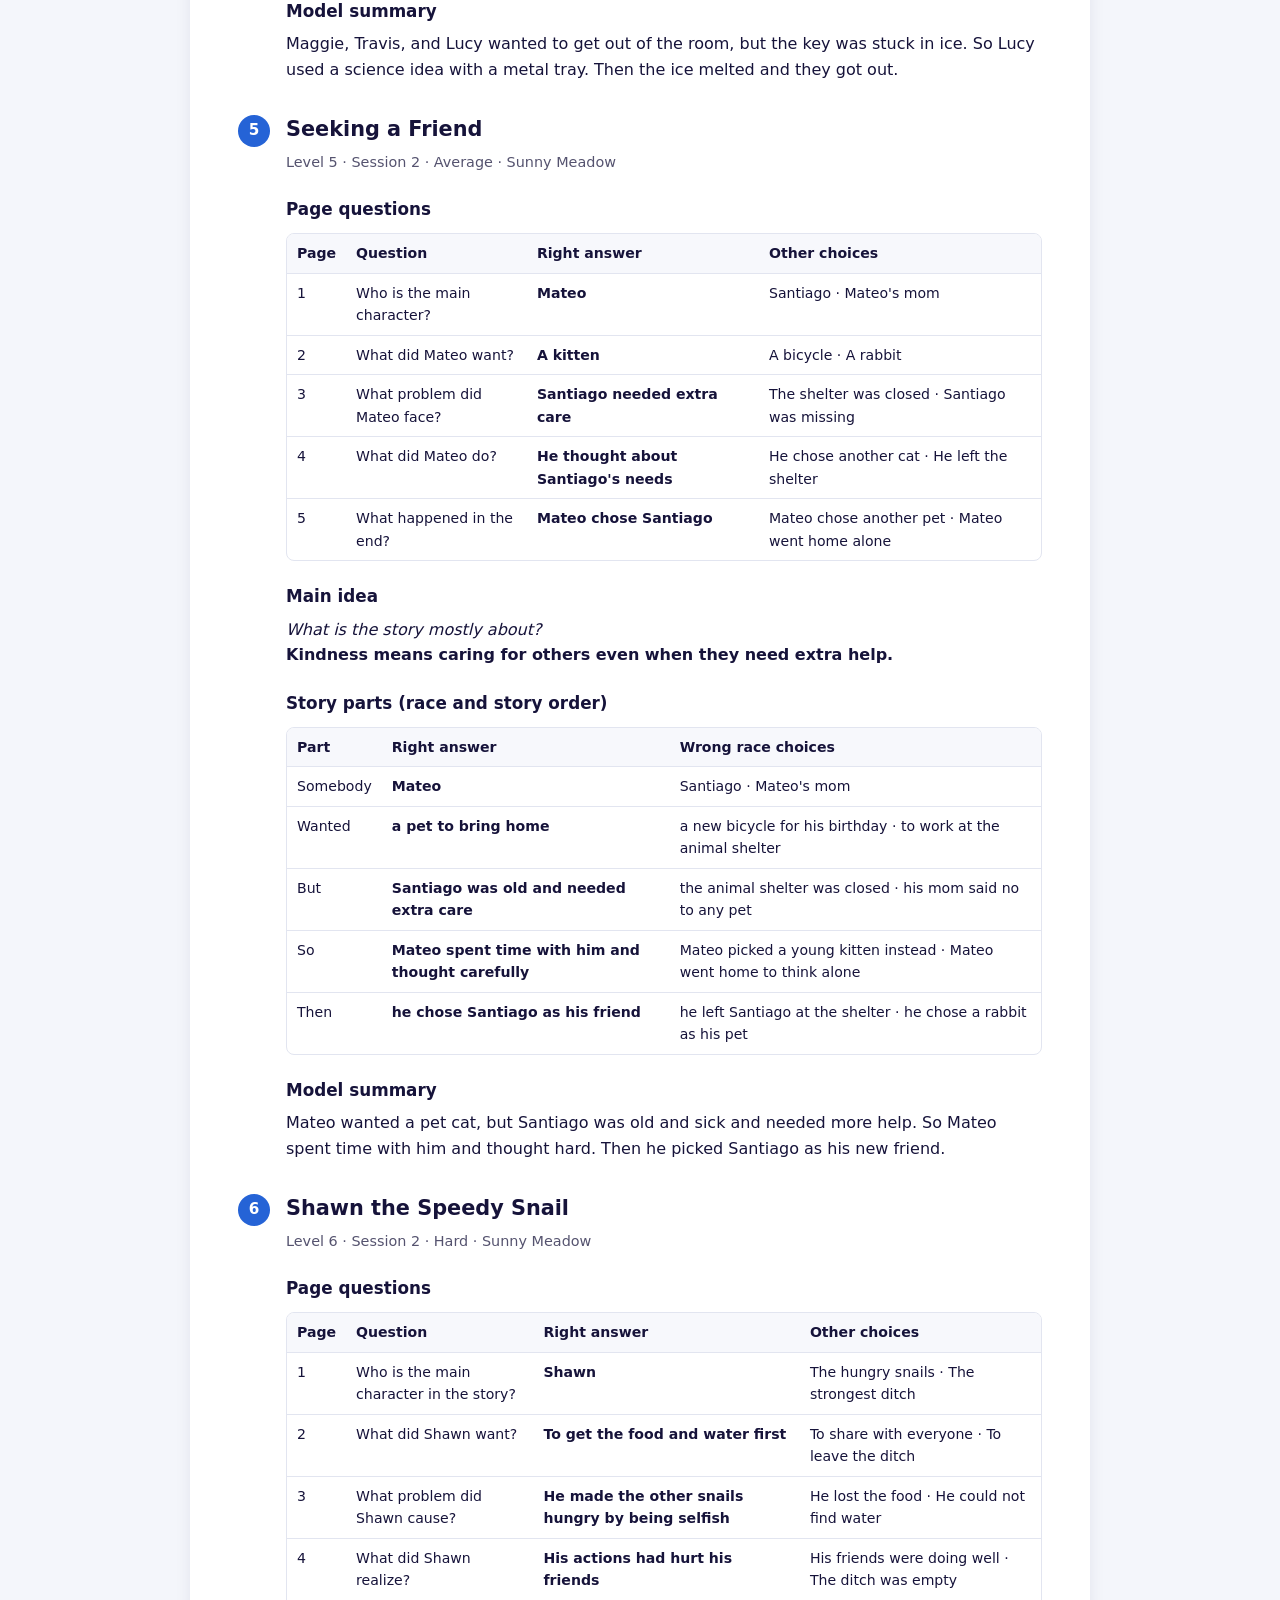
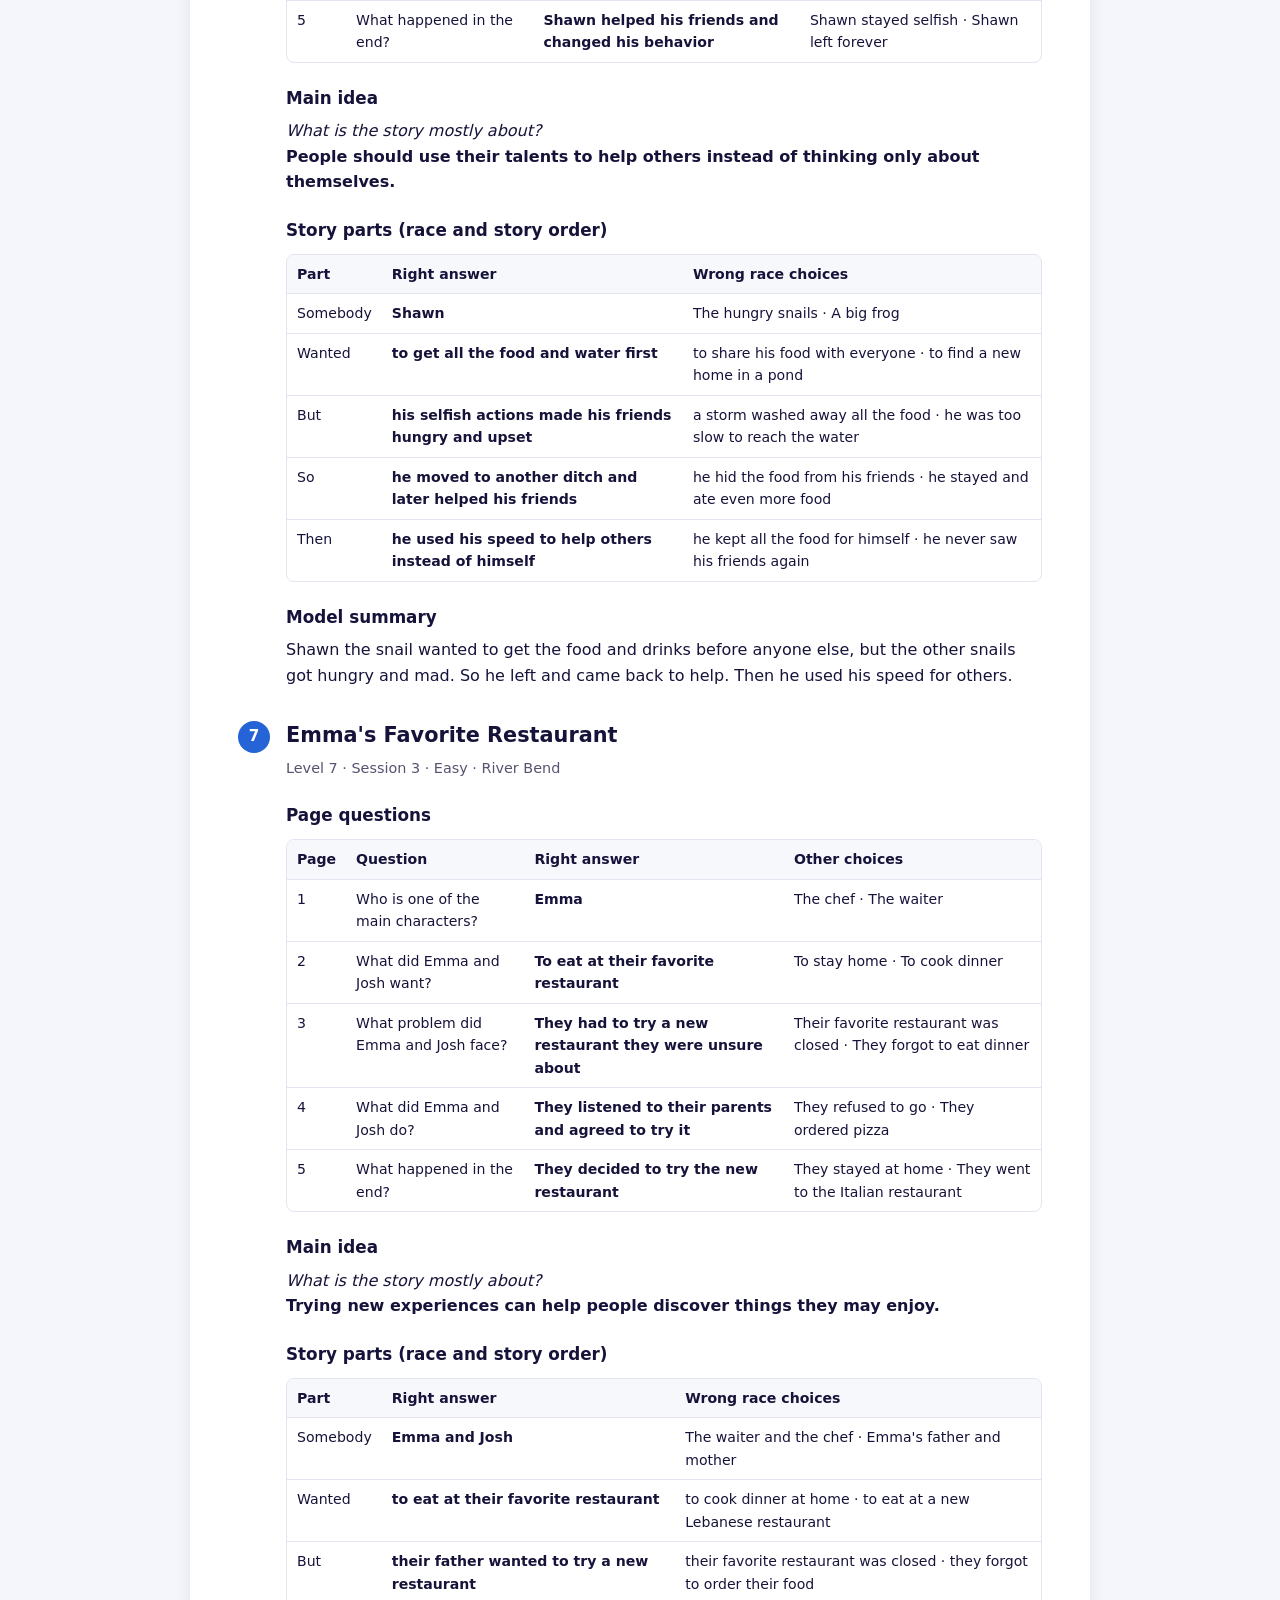
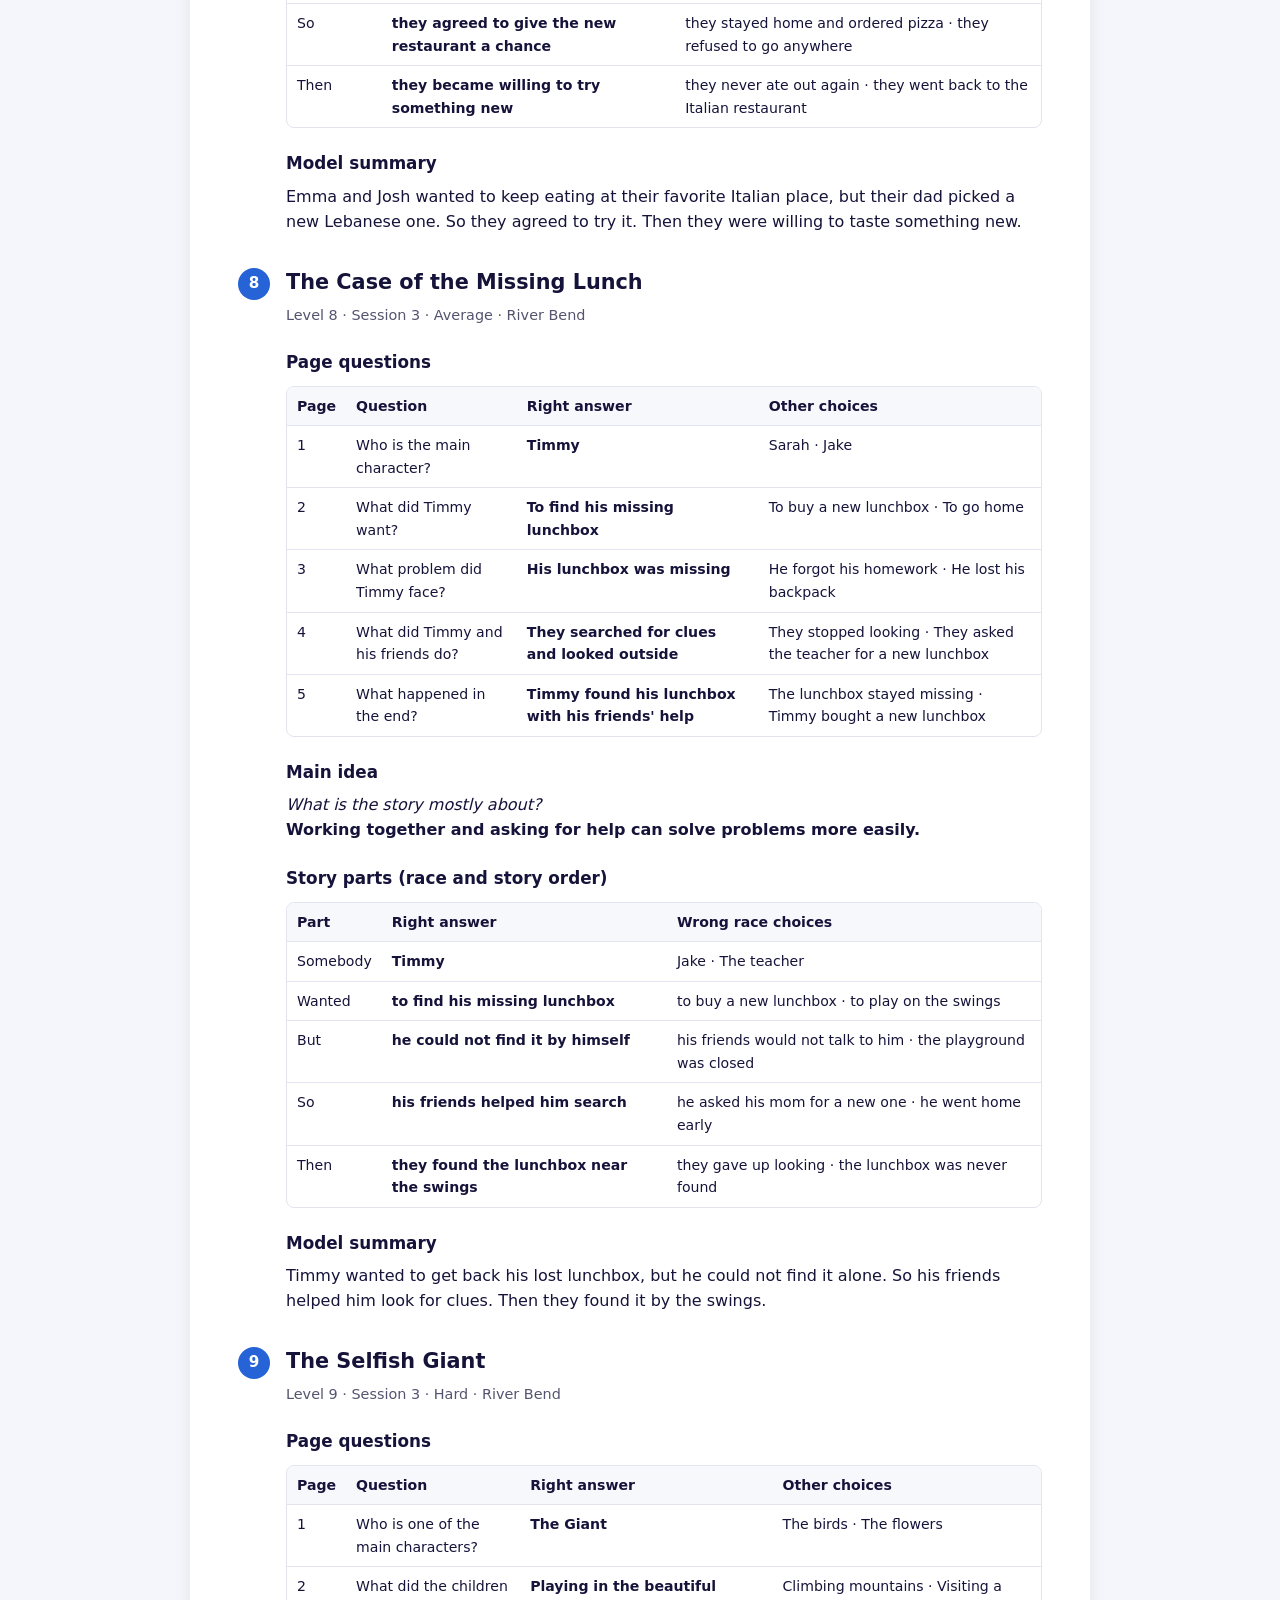
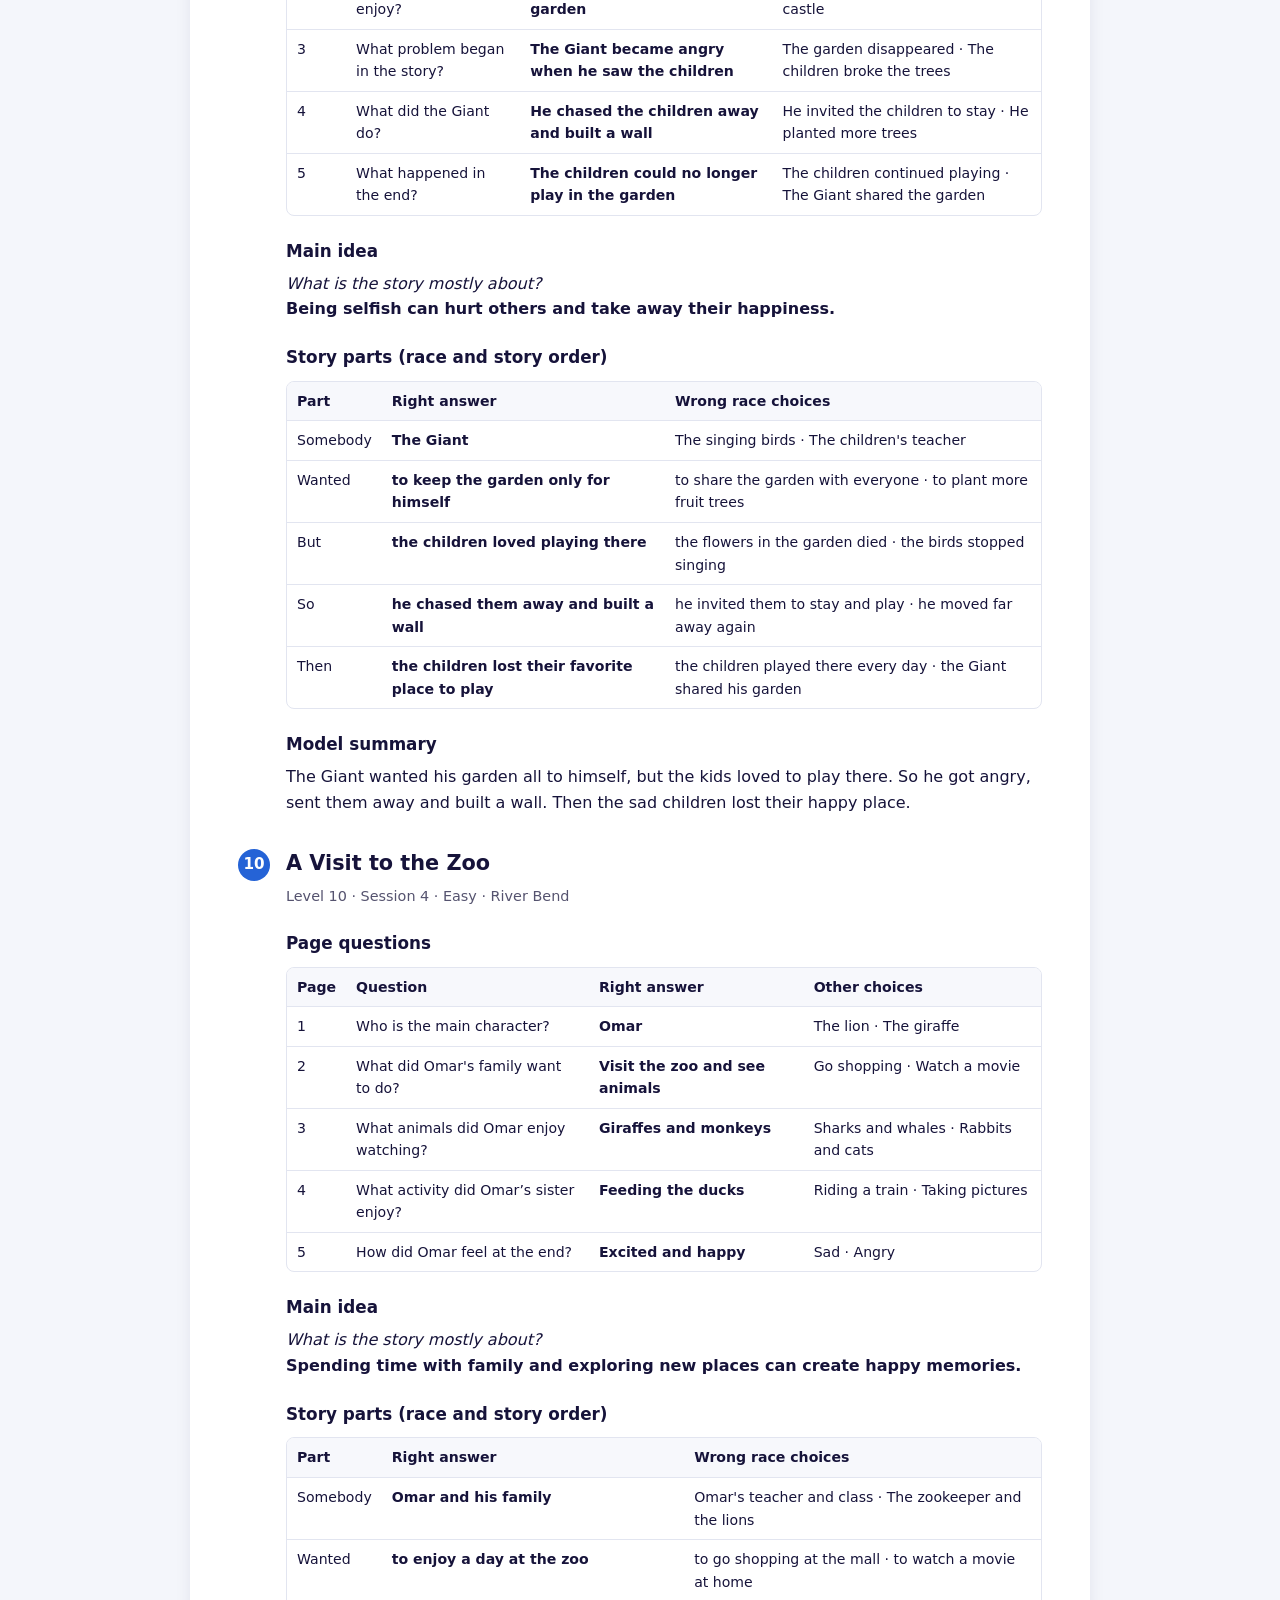
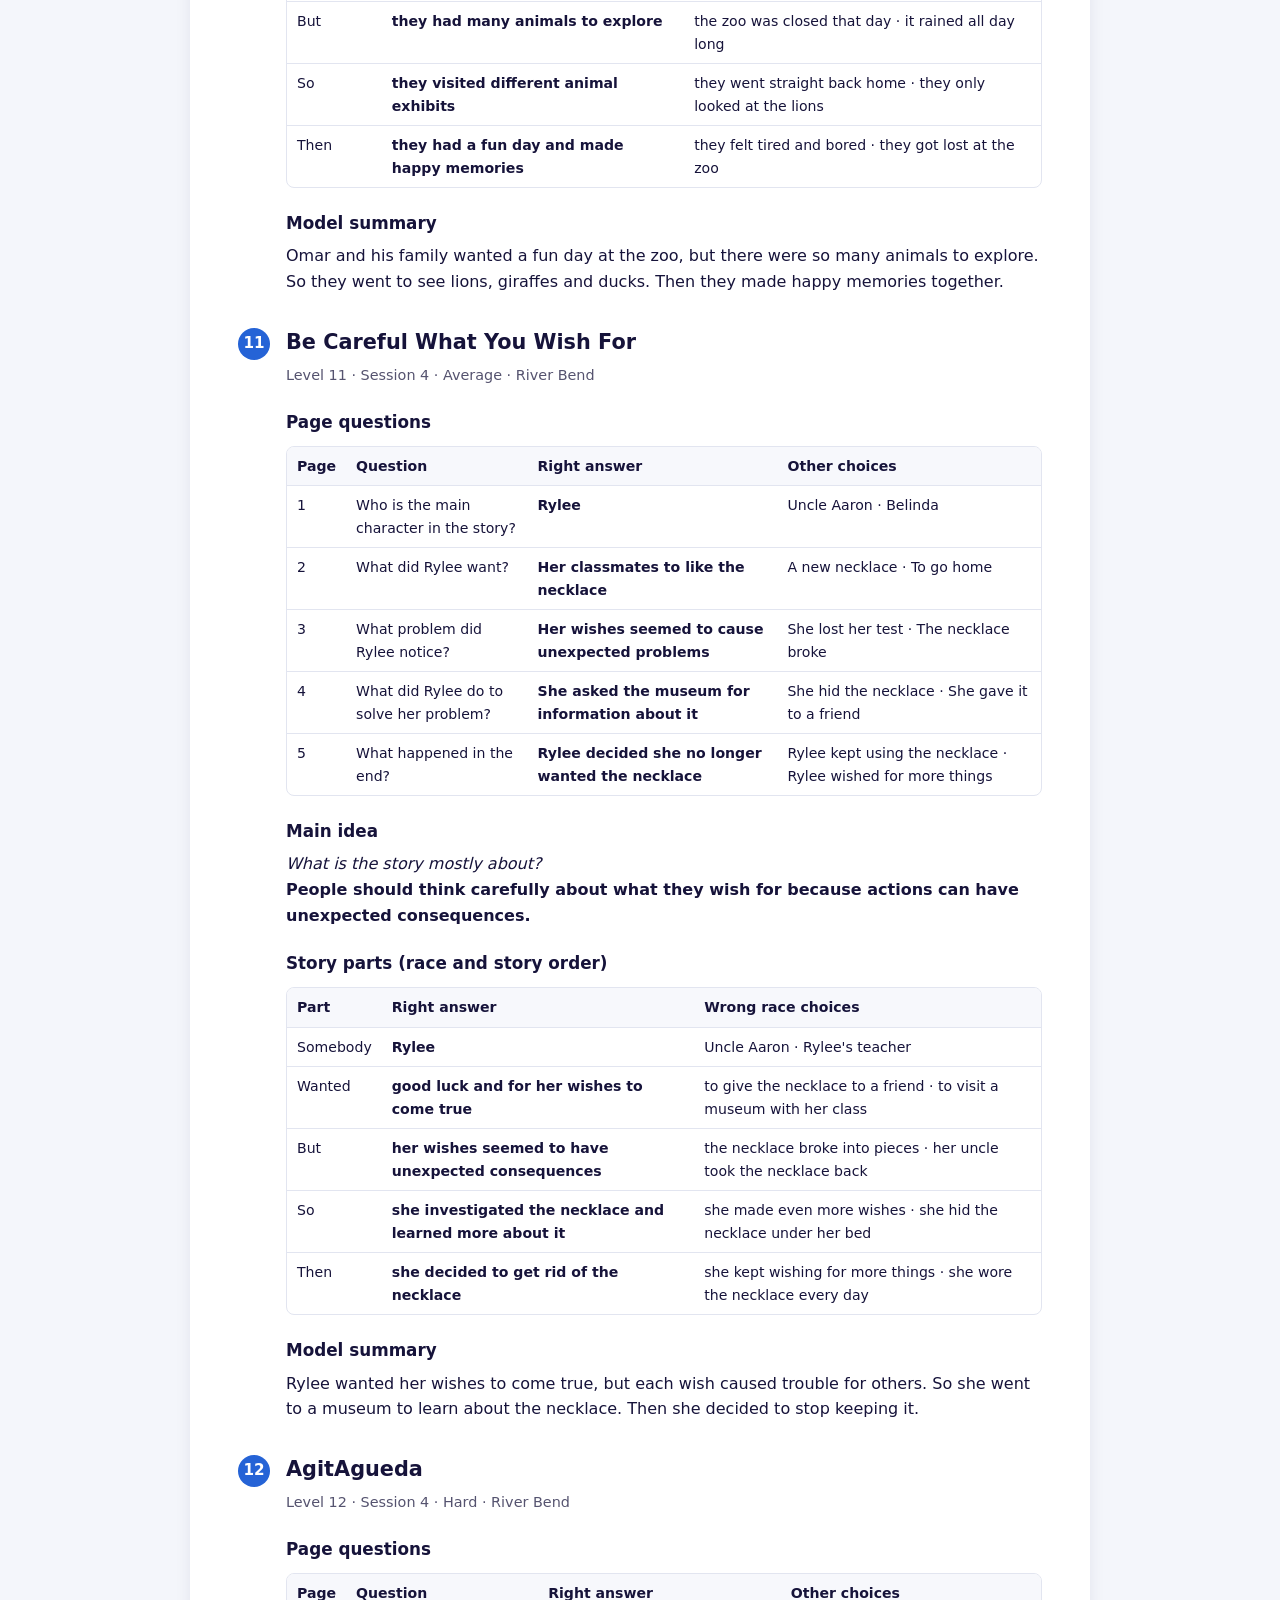
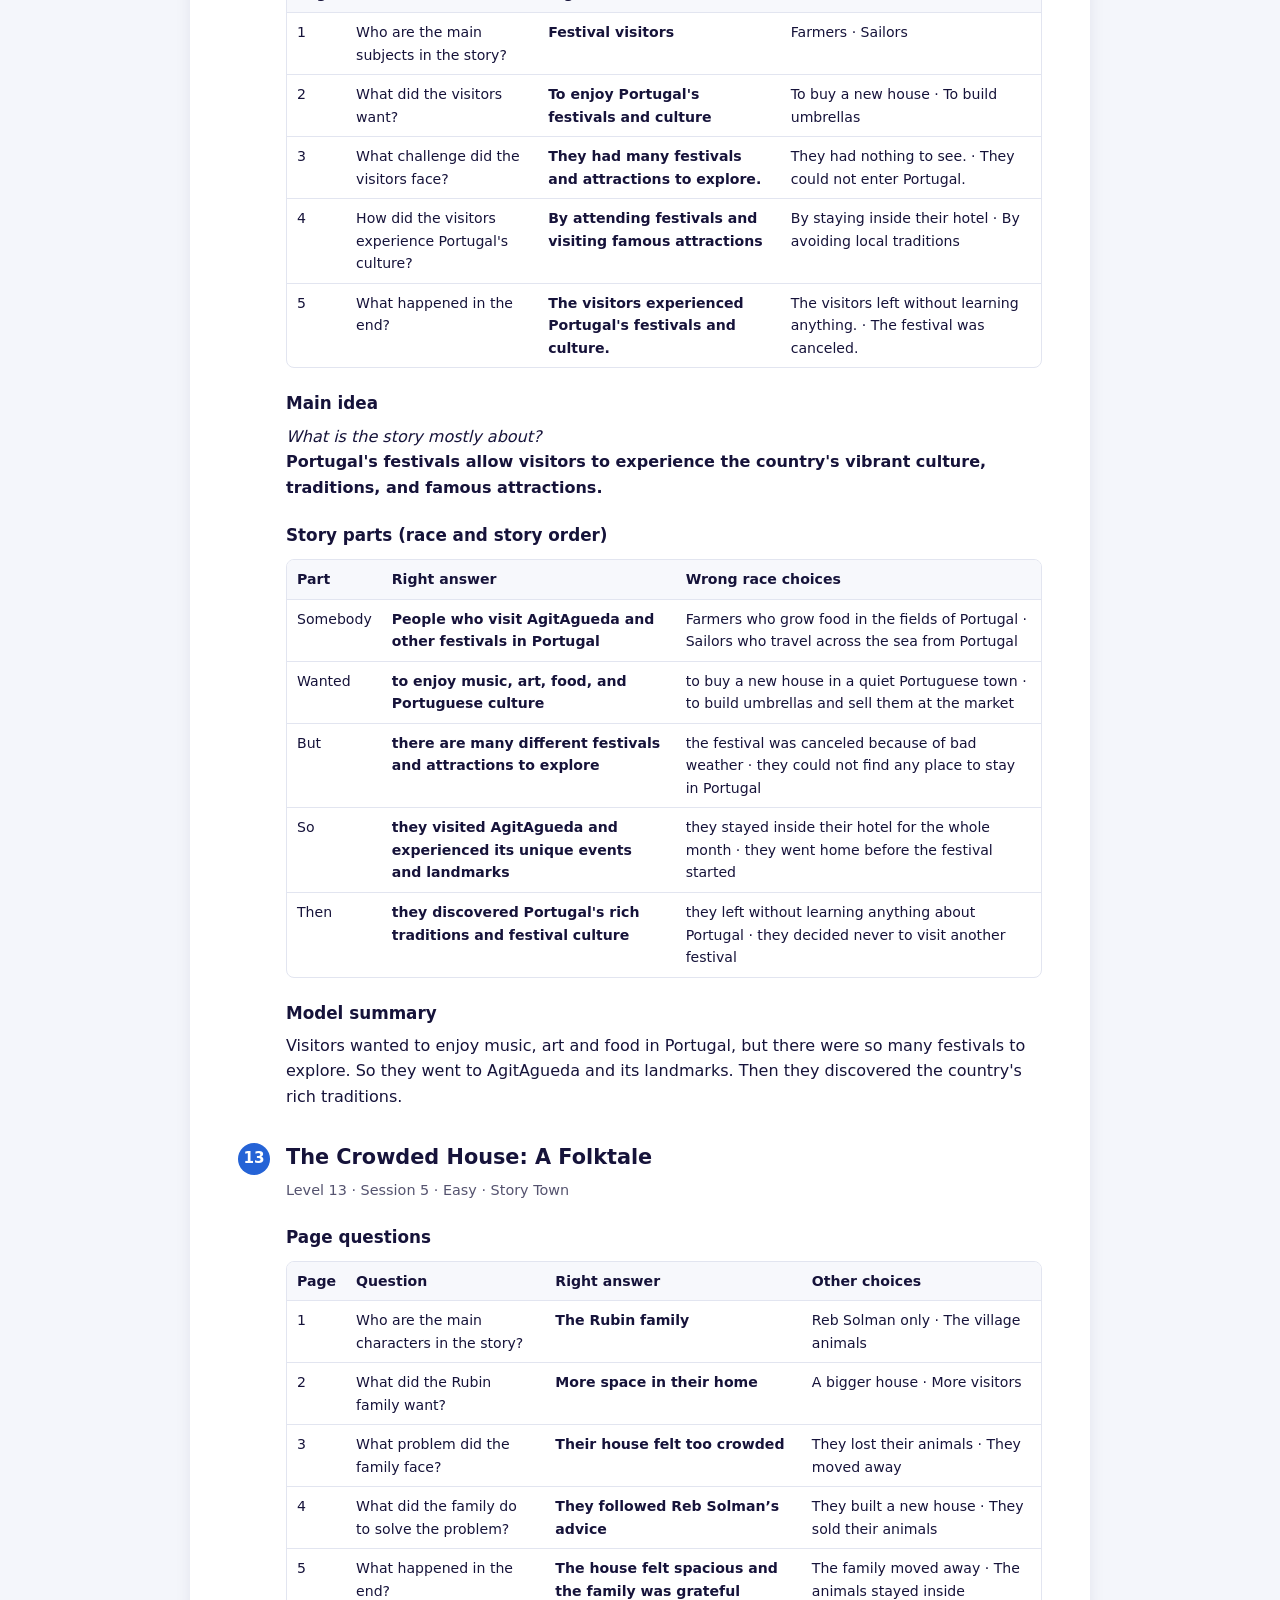
<file: docs/answer-key.html>
<!doctype html>
<html lang="en">
<head>
<meta charset="utf-8">
<meta name="viewport" content="width=device-width, initial-scale=1">
<title>Answer Key · SummaRace v3</title>
<link rel="stylesheet" href="style.css">
</head>
<body>
<nav class="top" aria-label="Documents"><a href="index.html">Contents</a> <a href="01-prd.html">1 · PRD</a> <a href="02-trd.html">2 · TRD</a> <a href="03-app-flow.html">3 · App Flow</a> <a href="04-design-brief.html">4 · Design Brief</a> <a href="05-data-schema.html">5 · Data Schema</a> <a href="06-implementation-plan.html">6 · Implementation Plan</a> <a href="07-system-design.html">7 · System Design</a> <a href="08-requirements.html">8 · Requirements</a> <a href="assets.html">Assets & Credits</a> <a href="answer-key.html" aria-current="page">Answer Key</a></nav>
<main class="page">
<!--title:Answer Key-->
<div class="eyebrow">Answer key</div>
<h1>Answer Key</h1>
<p class="meta">All 30 stories · built from <code>stories.js</code> on <code>main</code> (version 1.3.6)</p>
<section class="num"><h2><span class="n">1</span>How to read this key</h2>
<p>The game shuffles the answer choices every time, so the letter (A, B, C) changes from play to play. This key gives the <b>answer text</b>, not a letter.</p>
<ul>
<li><b>Page questions:</b> one per page, 3 choices. The right answer is in bold; the other two choices are listed after it.</li>
<li><b>Main idea:</b> 4 choices, the right one is given.</li>
<li><b>Story parts (SWBST):</b> the right answers are the same for the race (pick the lane) and for Story order (put them Somebody → Then). The 2 wrong race choices are listed after each.</li>
<li><b>Model summary:</b> Teacher Mira's example, shown after the 3rd summary try. Any summary in the learner's own words that tells these parts passes; it does not have to match.</li>
</ul>
<p class="note">This key is in a public repository, by the owner's choice. Learners who find it could look up the answers.</p>
</section>
<section class="num"><h2><span class="n">2</span>Contents</h2><div class="tw"><table><tr><th>Level</th><th>Session</th><th>Difficulty</th><th>Title</th></tr>
<tr><td>1</td><td>1</td><td>Easy</td><td><a href="#key-1">The Playground</a></td></tr><tr><td>2</td><td>1</td><td>Average</td><td><a href="#key-2">The Day the Crayons Quit</a></td></tr><tr><td>3</td><td>1</td><td>Hard</td><td><a href="#key-3">The Animal Assignment</a></td></tr><tr><td>4</td><td>2</td><td>Easy</td><td><a href="#key-4">Escaping the Room</a></td></tr><tr><td>5</td><td>2</td><td>Average</td><td><a href="#key-5">Seeking a Friend</a></td></tr><tr><td>6</td><td>2</td><td>Hard</td><td><a href="#key-6">Shawn the Speedy Snail</a></td></tr><tr><td>7</td><td>3</td><td>Easy</td><td><a href="#key-7">Emma's Favorite Restaurant</a></td></tr><tr><td>8</td><td>3</td><td>Average</td><td><a href="#key-8">The Case of the Missing Lunch</a></td></tr><tr><td>9</td><td>3</td><td>Hard</td><td><a href="#key-9">The Selfish Giant</a></td></tr><tr><td>10</td><td>4</td><td>Easy</td><td><a href="#key-10">A Visit to the Zoo</a></td></tr><tr><td>11</td><td>4</td><td>Average</td><td><a href="#key-11">Be Careful What You Wish For</a></td></tr><tr><td>12</td><td>4</td><td>Hard</td><td><a href="#key-12">AgitAgueda</a></td></tr><tr><td>13</td><td>5</td><td>Easy</td><td><a href="#key-13">The Crowded House: A Folktale</a></td></tr><tr><td>14</td><td>5</td><td>Average</td><td><a href="#key-14">Owen and Mzee</a></td></tr><tr><td>15</td><td>5</td><td>Hard</td><td><a href="#key-15">In Grandfather's Day</a></td></tr><tr><td>16</td><td>6</td><td>Easy</td><td><a href="#key-16">You Can't Always Tell</a></td></tr><tr><td>17</td><td>6</td><td>Average</td><td><a href="#key-17">Shuffle to Buffalo</a></td></tr><tr><td>18</td><td>6</td><td>Hard</td><td><a href="#key-18">In Grandfather's Day</a></td></tr><tr><td>19</td><td>7</td><td>Easy</td><td><a href="#key-19">The Boy With the Ball</a></td></tr><tr><td>20</td><td>7</td><td>Average</td><td><a href="#key-20">Sploosh!</a></td></tr><tr><td>21</td><td>7</td><td>Hard</td><td><a href="#key-21">First Day at the Factory</a></td></tr><tr><td>22</td><td>8</td><td>Easy</td><td><a href="#key-22">An Ice Idea</a></td></tr><tr><td>23</td><td>8</td><td>Average</td><td><a href="#key-23">How to Skateboard</a></td></tr><tr><td>24</td><td>8</td><td>Hard</td><td><a href="#key-24">Anansi and the Cook Pots</a></td></tr><tr><td>25</td><td>9</td><td>Easy</td><td><a href="#key-25">A Pool Fit for a Hedgehog</a></td></tr><tr><td>26</td><td>9</td><td>Average</td><td><a href="#key-26">First Fast</a></td></tr><tr><td>27</td><td>9</td><td>Hard</td><td><a href="#key-27">Baba Yaga, the Girl, and the Hedgehog</a></td></tr><tr><td>28</td><td>10</td><td>Easy</td><td><a href="#key-28">Why Does the Ocean Have Waves?</a></td></tr><tr><td>29</td><td>10</td><td>Average</td><td><a href="#key-29">Clara Barton: Civil War Hero</a></td></tr><tr><td>30</td><td>10</td><td>Hard</td><td><a href="#key-30">We Also Serve</a></td></tr></table></div></section>
<section class="num key" id="key-1"><h2><span class="n">1</span>The Playground</h2>
<p class="meta" style="margin:0 0 10px">Level 1 · Session 1 · Easy · Sunny Meadow</p>
<h3>Page questions</h3><div class="tw"><table><tr><th>Page</th><th>Question</th><th>Right answer</th><th>Other choices</th></tr>
<tr><td>1</td><td>Who is the main character in the story?</td><td><b>Molly</b></td><td>Bella · The teacher</td></tr><tr><td>2</td><td>What did Molly want?</td><td><b>A turn on the swing</b></td><td>A new toy · To go home</td></tr><tr><td>3</td><td>What problem did Molly have?</td><td><b>Bella would not give her a turn</b></td><td>She lost her ball · She got hurt on the slide</td></tr><tr><td>4</td><td>What did Molly do to solve her problem?</td><td><b>She used an "I message"</b></td><td>She told the teacher · She pushed Bella</td></tr><tr><td>5</td><td>What happened in the end?</td><td><b>Bella got off the swing and Molly was happy</b></td><td>Molly went home sad · Bella and Molly stopped being friends</td></tr>
</table></div>
<h3>Main idea</h3><p><i>What is the story mostly about?</i><br><b>Molly solved a problem with her friend Bella at the playground by using an “I message” to express her feelings so they could properly take turns on the swing.</b></p>
<h3>Story parts (race and story order)</h3><div class="tw"><table><tr><th>Part</th><th>Right answer</th><th>Wrong race choices</th></tr>
<tr><td>Somebody</td><td><b>Molly</b></td><td>Bella · The teacher</td></tr><tr><td>Wanted</td><td><b>a turn on the swing</b></td><td>to go down the slide · to go home early</td></tr><tr><td>But</td><td><b>Bella would not get off the swing</b></td><td>the swing was broken that day · Molly forgot how to count</td></tr><tr><td>So</td><td><b>Molly used an "I message" to tell Bella how she felt</b></td><td>Molly ran to tell the teacher · Molly pushed Bella off the swing</td></tr><tr><td>Then</td><td><b>Bella got off the swing and Molly was happy</b></td><td>Molly went home feeling sad · Bella and Molly stopped playing</td></tr>
</table></div>
<h3>Model summary</h3><p>Molly wanted her turn on the swing, but Bella would not get off. So Molly told Bella how she felt with an I message. Then Bella got off and Molly was happy.</p>
</section>
<section class="num key" id="key-2"><h2><span class="n">2</span>The Day the Crayons Quit</h2>
<p class="meta" style="margin:0 0 10px">Level 2 · Session 1 · Average · Sunny Meadow</p>
<h3>Page questions</h3><div class="tw"><table><tr><th>Page</th><th>Question</th><th>Right answer</th><th>Other choices</th></tr>
<tr><td>1</td><td>Who is the main character in the story?</td><td><b>Duncan</b></td><td>Beige Crayon · Blue Crayon</td></tr><tr><td>2</td><td>What did Duncan want to do?</td><td><b>Color with his crayons</b></td><td>Throw away the crayons · Buy new crayons</td></tr><tr><td>3</td><td>What problem did the crayons have?</td><td><b>They were unhappy with their jobs</b></td><td>They were broken · They were lost</td></tr><tr><td>4</td><td>What did Duncan learn from the letters?</td><td><b>The crayons had different complaints</b></td><td>The crayons wanted new boxes · The crayons wanted to leave school</td></tr><tr><td>5</td><td>What happened at the end?</td><td><b>Duncan tried to help the crayons so they could color again</b></td><td>Duncan threw away the crayons · The crayons disappeared</td></tr>
</table></div>
<h3>Main idea</h3><p><i>What is the story mostly about?</i><br><b>Different people have different needs, and listening to them can help solve problems.</b></p>
<h3>Story parts (race and story order)</h3><div class="tw"><table><tr><th>Part</th><th>Right answer</th><th>Wrong race choices</th></tr>
<tr><td>Somebody</td><td><b>Duncan</b></td><td>Beige Crayon · Blue Crayon</td></tr><tr><td>Wanted</td><td><b>to color with his crayons</b></td><td>to buy a new box of crayons · to write letters to his friends</td></tr><tr><td>But</td><td><b>the crayons quit because they were unhappy</b></td><td>the crayons were all broken · his crayon box was lost</td></tr><tr><td>So</td><td><b>Duncan listened to their complaints</b></td><td>Duncan threw the crayons away · Duncan bought new crayons</td></tr><tr><td>Then</td><td><b>he tried to find a way to make them happy again</b></td><td>he stopped coloring forever · he gave the crayons to a friend</td></tr>
</table></div>
<h3>Model summary</h3><p>Duncan wanted to draw with his crayons, but they quit because they were unhappy. So he read their letters and listened. Then he tried to make every crayon happy again.</p>
</section>
<section class="num key" id="key-3"><h2><span class="n">3</span>The Animal Assignment</h2>
<p class="meta" style="margin:0 0 10px">Level 3 · Session 1 · Hard · Sunny Meadow</p>
<h3>Page questions</h3><div class="tw"><table><tr><th>Page</th><th>Question</th><th>Right answer</th><th>Other choices</th></tr>
<tr><td>1</td><td>Who is the main character in the story?</td><td><b>Jayden</b></td><td>Mr. Trevino · Landon</td></tr><tr><td>2</td><td>What did Jayden need to do?</td><td><b>Pick an animal for his assignment</b></td><td>Visit a zoo · Draw an animal</td></tr><tr><td>3</td><td>What problem did Jayden face?</td><td><b>He could not decide which animal to choose</b></td><td>He forgot the assignment · He lost his notebook</td></tr><tr><td>4</td><td>What did Jayden do to solve his problem?</td><td><b>He kept researching and thinking</b></td><td>He asked someone else to choose · He ignored the assignment</td></tr><tr><td>5</td><td>What happened in the end?</td><td><b>Jayden chose to be a human</b></td><td>Jayden chose to be a dolphin · Jayden did not finish the assignment</td></tr>
</table></div>
<h3>Main idea</h3><p><i>What is the story mostly about?</i><br><b>Being human is special because people can learn, communicate, and achieve great things.</b></p>
<h3>Story parts (race and story order)</h3><div class="tw"><table><tr><th>Part</th><th>Right answer</th><th>Wrong race choices</th></tr>
<tr><td>Somebody</td><td><b>Jayden</b></td><td>Mr. Trevino · Landon</td></tr><tr><td>Wanted</td><td><b>to choose an animal for his assignment</b></td><td>to visit a zoo with his class · to draw a picture of a fox</td></tr><tr><td>But</td><td><b>every animal he researched had disadvantages</b></td><td>he forgot to do his homework · his teacher was absent that day</td></tr><tr><td>So</td><td><b>he continued researching and thinking carefully</b></td><td>he asked Landon to choose for him · he gave up on the assignment</td></tr><tr><td>Then</td><td><b>he chose to stay human</b></td><td>he chose to write about a dolphin · he did not turn in his work</td></tr>
</table></div>
<h3>Model summary</h3><p>Jayden wanted to pick an animal for his class paper, but every animal had something bad about it. So he kept reading and thinking. Then he picked being a human.</p>
</section>
<section class="num key" id="key-4"><h2><span class="n">4</span>Escaping the Room</h2>
<p class="meta" style="margin:0 0 10px">Level 4 · Session 2 · Easy · Sunny Meadow</p>
<h3>Page questions</h3><div class="tw"><table><tr><th>Page</th><th>Question</th><th>Right answer</th><th>Other choices</th></tr>
<tr><td>1</td><td>Who are the main characters?</td><td><b>Maggie, Travis, and Lucy</b></td><td>Maggie and her teacher · Lucy and a scientist</td></tr><tr><td>2</td><td>What did the friends want to do?</td><td><b>Escape the room</b></td><td>Find a treasure · Build a puzzle</td></tr><tr><td>3</td><td>What problem did the friends face?</td><td><b>The door was locked and the key was stuck in ice</b></td><td>They lost the key · The room was dark</td></tr><tr><td>4</td><td>What did Lucy suggest?</td><td><b>Using a metal tray to melt the ice</b></td><td>Breaking the key · Calling for help</td></tr><tr><td>5</td><td>What happened at the end?</td><td><b>They escaped the room</b></td><td>They stayed inside · They lost the key</td></tr>
</table></div>
<h3>Main idea</h3><p><i>What is the story mostly about?</i><br><b>Using knowledge and teamwork can help solve difficult problems.</b></p>
<h3>Story parts (race and story order)</h3><div class="tw"><table><tr><th>Part</th><th>Right answer</th><th>Wrong race choices</th></tr>
<tr><td>Somebody</td><td><b>Maggie, Travis, and Lucy</b></td><td>Maggie and her teacher · Lucy and a scientist</td></tr><tr><td>Wanted</td><td><b>to escape the room</b></td><td>to find a hidden treasure · to build a science project</td></tr><tr><td>But</td><td><b>the key was trapped inside ice</b></td><td>the lights in the room went out · they lost the key on the floor</td></tr><tr><td>So</td><td><b>they used what Lucy learned in science</b></td><td>they broke the door open · they called a grown-up for help</td></tr><tr><td>Then</td><td><b>the ice melted and they escaped</b></td><td>they stayed in the room all day · the key broke into pieces</td></tr>
</table></div>
<h3>Model summary</h3><p>Maggie, Travis, and Lucy wanted to get out of the room, but the key was stuck in ice. So Lucy used a science idea with a metal tray. Then the ice melted and they got out.</p>
</section>
<section class="num key" id="key-5"><h2><span class="n">5</span>Seeking a Friend</h2>
<p class="meta" style="margin:0 0 10px">Level 5 · Session 2 · Average · Sunny Meadow</p>
<h3>Page questions</h3><div class="tw"><table><tr><th>Page</th><th>Question</th><th>Right answer</th><th>Other choices</th></tr>
<tr><td>1</td><td>Who is the main character?</td><td><b>Mateo</b></td><td>Santiago · Mateo's mom</td></tr><tr><td>2</td><td>What did Mateo want?</td><td><b>A kitten</b></td><td>A bicycle · A rabbit</td></tr><tr><td>3</td><td>What problem did Mateo face?</td><td><b>Santiago needed extra care</b></td><td>The shelter was closed · Santiago was missing</td></tr><tr><td>4</td><td>What did Mateo do?</td><td><b>He thought about Santiago's needs</b></td><td>He chose another cat · He left the shelter</td></tr><tr><td>5</td><td>What happened in the end?</td><td><b>Mateo chose Santiago</b></td><td>Mateo chose another pet · Mateo went home alone</td></tr>
</table></div>
<h3>Main idea</h3><p><i>What is the story mostly about?</i><br><b>Kindness means caring for others even when they need extra help.</b></p>
<h3>Story parts (race and story order)</h3><div class="tw"><table><tr><th>Part</th><th>Right answer</th><th>Wrong race choices</th></tr>
<tr><td>Somebody</td><td><b>Mateo</b></td><td>Santiago · Mateo's mom</td></tr><tr><td>Wanted</td><td><b>a pet to bring home</b></td><td>a new bicycle for his birthday · to work at the animal shelter</td></tr><tr><td>But</td><td><b>Santiago was old and needed extra care</b></td><td>the animal shelter was closed · his mom said no to any pet</td></tr><tr><td>So</td><td><b>Mateo spent time with him and thought carefully</b></td><td>Mateo picked a young kitten instead · Mateo went home to think alone</td></tr><tr><td>Then</td><td><b>he chose Santiago as his friend</b></td><td>he left Santiago at the shelter · he chose a rabbit as his pet</td></tr>
</table></div>
<h3>Model summary</h3><p>Mateo wanted a pet cat, but Santiago was old and sick and needed more help. So Mateo spent time with him and thought hard. Then he picked Santiago as his new friend.</p>
</section>
<section class="num key" id="key-6"><h2><span class="n">6</span>Shawn the Speedy Snail</h2>
<p class="meta" style="margin:0 0 10px">Level 6 · Session 2 · Hard · Sunny Meadow</p>
<h3>Page questions</h3><div class="tw"><table><tr><th>Page</th><th>Question</th><th>Right answer</th><th>Other choices</th></tr>
<tr><td>1</td><td>Who is the main character in the story?</td><td><b>Shawn</b></td><td>The hungry snails · The strongest ditch</td></tr><tr><td>2</td><td>What did Shawn want?</td><td><b>To get the food and water first</b></td><td>To share with everyone · To leave the ditch</td></tr><tr><td>3</td><td>What problem did Shawn cause?</td><td><b>He made the other snails hungry by being selfish</b></td><td>He lost the food · He could not find water</td></tr><tr><td>4</td><td>What did Shawn realize?</td><td><b>His actions had hurt his friends</b></td><td>His friends were doing well · The ditch was empty</td></tr><tr><td>5</td><td>What happened in the end?</td><td><b>Shawn helped his friends and changed his behavior</b></td><td>Shawn stayed selfish · Shawn left forever</td></tr>
</table></div>
<h3>Main idea</h3><p><i>What is the story mostly about?</i><br><b>People should use their talents to help others instead of thinking only about themselves.</b></p>
<h3>Story parts (race and story order)</h3><div class="tw"><table><tr><th>Part</th><th>Right answer</th><th>Wrong race choices</th></tr>
<tr><td>Somebody</td><td><b>Shawn</b></td><td>The hungry snails · A big frog</td></tr><tr><td>Wanted</td><td><b>to get all the food and water first</b></td><td>to share his food with everyone · to find a new home in a pond</td></tr><tr><td>But</td><td><b>his selfish actions made his friends hungry and upset</b></td><td>a storm washed away all the food · he was too slow to reach the water</td></tr><tr><td>So</td><td><b>he moved to another ditch and later helped his friends</b></td><td>he hid the food from his friends · he stayed and ate even more food</td></tr><tr><td>Then</td><td><b>he used his speed to help others instead of himself</b></td><td>he kept all the food for himself · he never saw his friends again</td></tr>
</table></div>
<h3>Model summary</h3><p>Shawn the snail wanted to get the food and drinks before anyone else, but the other snails got hungry and mad. So he left and came back to help. Then he used his speed for others.</p>
</section>
<section class="num key" id="key-7"><h2><span class="n">7</span>Emma's Favorite Restaurant</h2>
<p class="meta" style="margin:0 0 10px">Level 7 · Session 3 · Easy · River Bend</p>
<h3>Page questions</h3><div class="tw"><table><tr><th>Page</th><th>Question</th><th>Right answer</th><th>Other choices</th></tr>
<tr><td>1</td><td>Who is one of the main characters?</td><td><b>Emma</b></td><td>The chef · The waiter</td></tr><tr><td>2</td><td>What did Emma and Josh want?</td><td><b>To eat at their favorite restaurant</b></td><td>To stay home · To cook dinner</td></tr><tr><td>3</td><td>What problem did Emma and Josh face?</td><td><b>They had to try a new restaurant they were unsure about</b></td><td>Their favorite restaurant was closed · They forgot to eat dinner</td></tr><tr><td>4</td><td>What did Emma and Josh do?</td><td><b>They listened to their parents and agreed to try it</b></td><td>They refused to go · They ordered pizza</td></tr><tr><td>5</td><td>What happened in the end?</td><td><b>They decided to try the new restaurant</b></td><td>They stayed at home · They went to the Italian restaurant</td></tr>
</table></div>
<h3>Main idea</h3><p><i>What is the story mostly about?</i><br><b>Trying new experiences can help people discover things they may enjoy.</b></p>
<h3>Story parts (race and story order)</h3><div class="tw"><table><tr><th>Part</th><th>Right answer</th><th>Wrong race choices</th></tr>
<tr><td>Somebody</td><td><b>Emma and Josh</b></td><td>The waiter and the chef · Emma's father and mother</td></tr><tr><td>Wanted</td><td><b>to eat at their favorite restaurant</b></td><td>to cook dinner at home · to eat at a new Lebanese restaurant</td></tr><tr><td>But</td><td><b>their father wanted to try a new restaurant</b></td><td>their favorite restaurant was closed · they forgot to order their food</td></tr><tr><td>So</td><td><b>they agreed to give the new restaurant a chance</b></td><td>they stayed home and ordered pizza · they refused to go anywhere</td></tr><tr><td>Then</td><td><b>they became willing to try something new</b></td><td>they never ate out again · they went back to the Italian restaurant</td></tr>
</table></div>
<h3>Model summary</h3><p>Emma and Josh wanted to keep eating at their favorite Italian place, but their dad picked a new Lebanese one. So they agreed to try it. Then they were willing to taste something new.</p>
</section>
<section class="num key" id="key-8"><h2><span class="n">8</span>The Case of the Missing Lunch</h2>
<p class="meta" style="margin:0 0 10px">Level 8 · Session 3 · Average · River Bend</p>
<h3>Page questions</h3><div class="tw"><table><tr><th>Page</th><th>Question</th><th>Right answer</th><th>Other choices</th></tr>
<tr><td>1</td><td>Who is the main character?</td><td><b>Timmy</b></td><td>Sarah · Jake</td></tr><tr><td>2</td><td>What did Timmy want?</td><td><b>To find his missing lunchbox</b></td><td>To buy a new lunchbox · To go home</td></tr><tr><td>3</td><td>What problem did Timmy face?</td><td><b>His lunchbox was missing</b></td><td>He forgot his homework · He lost his backpack</td></tr><tr><td>4</td><td>What did Timmy and his friends do?</td><td><b>They searched for clues and looked outside</b></td><td>They stopped looking · They asked the teacher for a new lunchbox</td></tr><tr><td>5</td><td>What happened in the end?</td><td><b>Timmy found his lunchbox with his friends' help</b></td><td>The lunchbox stayed missing · Timmy bought a new lunchbox</td></tr>
</table></div>
<h3>Main idea</h3><p><i>What is the story mostly about?</i><br><b>Working together and asking for help can solve problems more easily.</b></p>
<h3>Story parts (race and story order)</h3><div class="tw"><table><tr><th>Part</th><th>Right answer</th><th>Wrong race choices</th></tr>
<tr><td>Somebody</td><td><b>Timmy</b></td><td>Jake · The teacher</td></tr><tr><td>Wanted</td><td><b>to find his missing lunchbox</b></td><td>to buy a new lunchbox · to play on the swings</td></tr><tr><td>But</td><td><b>he could not find it by himself</b></td><td>his friends would not talk to him · the playground was closed</td></tr><tr><td>So</td><td><b>his friends helped him search</b></td><td>he asked his mom for a new one · he went home early</td></tr><tr><td>Then</td><td><b>they found the lunchbox near the swings</b></td><td>they gave up looking · the lunchbox was never found</td></tr>
</table></div>
<h3>Model summary</h3><p>Timmy wanted to get back his lost lunchbox, but he could not find it alone. So his friends helped him look for clues. Then they found it by the swings.</p>
</section>
<section class="num key" id="key-9"><h2><span class="n">9</span>The Selfish Giant</h2>
<p class="meta" style="margin:0 0 10px">Level 9 · Session 3 · Hard · River Bend</p>
<h3>Page questions</h3><div class="tw"><table><tr><th>Page</th><th>Question</th><th>Right answer</th><th>Other choices</th></tr>
<tr><td>1</td><td>Who is one of the main characters?</td><td><b>The Giant</b></td><td>The birds · The flowers</td></tr><tr><td>2</td><td>What did the children enjoy?</td><td><b>Playing in the beautiful garden</b></td><td>Climbing mountains · Visiting a castle</td></tr><tr><td>3</td><td>What problem began in the story?</td><td><b>The Giant became angry when he saw the children</b></td><td>The garden disappeared · The children broke the trees</td></tr><tr><td>4</td><td>What did the Giant do?</td><td><b>He chased the children away and built a wall</b></td><td>He invited the children to stay · He planted more trees</td></tr><tr><td>5</td><td>What happened in the end?</td><td><b>The children could no longer play in the garden</b></td><td>The children continued playing · The Giant shared the garden</td></tr>
</table></div>
<h3>Main idea</h3><p><i>What is the story mostly about?</i><br><b>Being selfish can hurt others and take away their happiness.</b></p>
<h3>Story parts (race and story order)</h3><div class="tw"><table><tr><th>Part</th><th>Right answer</th><th>Wrong race choices</th></tr>
<tr><td>Somebody</td><td><b>The Giant</b></td><td>The singing birds · The children's teacher</td></tr><tr><td>Wanted</td><td><b>to keep the garden only for himself</b></td><td>to share the garden with everyone · to plant more fruit trees</td></tr><tr><td>But</td><td><b>the children loved playing there</b></td><td>the flowers in the garden died · the birds stopped singing</td></tr><tr><td>So</td><td><b>he chased them away and built a wall</b></td><td>he invited them to stay and play · he moved far away again</td></tr><tr><td>Then</td><td><b>the children lost their favorite place to play</b></td><td>the children played there every day · the Giant shared his garden</td></tr>
</table></div>
<h3>Model summary</h3><p>The Giant wanted his garden all to himself, but the kids loved to play there. So he got angry, sent them away and built a wall. Then the sad children lost their happy place.</p>
</section>
<section class="num key" id="key-10"><h2><span class="n">10</span>A Visit to the Zoo</h2>
<p class="meta" style="margin:0 0 10px">Level 10 · Session 4 · Easy · River Bend</p>
<h3>Page questions</h3><div class="tw"><table><tr><th>Page</th><th>Question</th><th>Right answer</th><th>Other choices</th></tr>
<tr><td>1</td><td>Who is the main character?</td><td><b>Omar</b></td><td>The lion · The giraffe</td></tr><tr><td>2</td><td>What did Omar's family want to do?</td><td><b>Visit the zoo and see animals</b></td><td>Go shopping · Watch a movie</td></tr><tr><td>3</td><td>What animals did Omar enjoy watching?</td><td><b>Giraffes and monkeys</b></td><td>Sharks and whales · Rabbits and cats</td></tr><tr><td>4</td><td>What activity did Omar’s sister enjoy?</td><td><b>Feeding the ducks</b></td><td>Riding a train · Taking pictures</td></tr><tr><td>5</td><td>How did Omar feel at the end?</td><td><b>Excited and happy</b></td><td>Sad · Angry</td></tr>
</table></div>
<h3>Main idea</h3><p><i>What is the story mostly about?</i><br><b>Spending time with family and exploring new places can create happy memories.</b></p>
<h3>Story parts (race and story order)</h3><div class="tw"><table><tr><th>Part</th><th>Right answer</th><th>Wrong race choices</th></tr>
<tr><td>Somebody</td><td><b>Omar and his family</b></td><td>Omar's teacher and class · The zookeeper and the lions</td></tr><tr><td>Wanted</td><td><b>to enjoy a day at the zoo</b></td><td>to go shopping at the mall · to watch a movie at home</td></tr><tr><td>But</td><td><b>they had many animals to explore</b></td><td>the zoo was closed that day · it rained all day long</td></tr><tr><td>So</td><td><b>they visited different animal exhibits</b></td><td>they went straight back home · they only looked at the lions</td></tr><tr><td>Then</td><td><b>they had a fun day and made happy memories</b></td><td>they felt tired and bored · they got lost at the zoo</td></tr>
</table></div>
<h3>Model summary</h3><p>Omar and his family wanted a fun day at the zoo, but there were so many animals to explore. So they went to see lions, giraffes and ducks. Then they made happy memories together.</p>
</section>
<section class="num key" id="key-11"><h2><span class="n">11</span>Be Careful What You Wish For</h2>
<p class="meta" style="margin:0 0 10px">Level 11 · Session 4 · Average · River Bend</p>
<h3>Page questions</h3><div class="tw"><table><tr><th>Page</th><th>Question</th><th>Right answer</th><th>Other choices</th></tr>
<tr><td>1</td><td>Who is the main character in the story?</td><td><b>Rylee</b></td><td>Uncle Aaron · Belinda</td></tr><tr><td>2</td><td>What did Rylee want?</td><td><b>Her classmates to like the necklace</b></td><td>A new necklace · To go home</td></tr><tr><td>3</td><td>What problem did Rylee notice?</td><td><b>Her wishes seemed to cause unexpected problems</b></td><td>She lost her test · The necklace broke</td></tr><tr><td>4</td><td>What did Rylee do to solve her problem?</td><td><b>She asked the museum for information about it</b></td><td>She hid the necklace · She gave it to a friend</td></tr><tr><td>5</td><td>What happened in the end?</td><td><b>Rylee decided she no longer wanted the necklace</b></td><td>Rylee kept using the necklace · Rylee wished for more things</td></tr>
</table></div>
<h3>Main idea</h3><p><i>What is the story mostly about?</i><br><b>People should think carefully about what they wish for because actions can have unexpected consequences.</b></p>
<h3>Story parts (race and story order)</h3><div class="tw"><table><tr><th>Part</th><th>Right answer</th><th>Wrong race choices</th></tr>
<tr><td>Somebody</td><td><b>Rylee</b></td><td>Uncle Aaron · Rylee's teacher</td></tr><tr><td>Wanted</td><td><b>good luck and for her wishes to come true</b></td><td>to give the necklace to a friend · to visit a museum with her class</td></tr><tr><td>But</td><td><b>her wishes seemed to have unexpected consequences</b></td><td>the necklace broke into pieces · her uncle took the necklace back</td></tr><tr><td>So</td><td><b>she investigated the necklace and learned more about it</b></td><td>she made even more wishes · she hid the necklace under her bed</td></tr><tr><td>Then</td><td><b>she decided to get rid of the necklace</b></td><td>she kept wishing for more things · she wore the necklace every day</td></tr>
</table></div>
<h3>Model summary</h3><p>Rylee wanted her wishes to come true, but each wish caused trouble for others. So she went to a museum to learn about the necklace. Then she decided to stop keeping it.</p>
</section>
<section class="num key" id="key-12"><h2><span class="n">12</span>AgitAgueda</h2>
<p class="meta" style="margin:0 0 10px">Level 12 · Session 4 · Hard · River Bend</p>
<h3>Page questions</h3><div class="tw"><table><tr><th>Page</th><th>Question</th><th>Right answer</th><th>Other choices</th></tr>
<tr><td>1</td><td>Who are the main subjects in the story?</td><td><b>Festival visitors</b></td><td>Farmers · Sailors</td></tr><tr><td>2</td><td>What did the visitors want?</td><td><b>To enjoy Portugal's festivals and culture</b></td><td>To buy a new house · To build umbrellas</td></tr><tr><td>3</td><td>What challenge did the visitors face?</td><td><b>They had many festivals and attractions to explore.</b></td><td>They had nothing to see. · They could not enter Portugal.</td></tr><tr><td>4</td><td>How did the visitors experience Portugal's culture?</td><td><b>By attending festivals and visiting famous attractions</b></td><td>By staying inside their hotel · By avoiding local traditions</td></tr><tr><td>5</td><td>What happened in the end?</td><td><b>The visitors experienced Portugal's festivals and culture.</b></td><td>The visitors left without learning anything. · The festival was canceled.</td></tr>
</table></div>
<h3>Main idea</h3><p><i>What is the story mostly about?</i><br><b>Portugal's festivals allow visitors to experience the country's vibrant culture, traditions, and famous attractions.</b></p>
<h3>Story parts (race and story order)</h3><div class="tw"><table><tr><th>Part</th><th>Right answer</th><th>Wrong race choices</th></tr>
<tr><td>Somebody</td><td><b>People who visit AgitAgueda and other festivals in Portugal</b></td><td>Farmers who grow food in the fields of Portugal · Sailors who travel across the sea from Portugal</td></tr><tr><td>Wanted</td><td><b>to enjoy music, art, food, and Portuguese culture</b></td><td>to buy a new house in a quiet Portuguese town · to build umbrellas and sell them at the market</td></tr><tr><td>But</td><td><b>there are many different festivals and attractions to explore</b></td><td>the festival was canceled because of bad weather · they could not find any place to stay in Portugal</td></tr><tr><td>So</td><td><b>they visited AgitAgueda and experienced its unique events and landmarks</b></td><td>they stayed inside their hotel for the whole month · they went home before the festival started</td></tr><tr><td>Then</td><td><b>they discovered Portugal's rich traditions and festival culture</b></td><td>they left without learning anything about Portugal · they decided never to visit another festival</td></tr>
</table></div>
<h3>Model summary</h3><p>Visitors wanted to enjoy music, art and food in Portugal, but there were so many festivals to explore. So they went to AgitAgueda and its landmarks. Then they discovered the country's rich traditions.</p>
</section>
<section class="num key" id="key-13"><h2><span class="n">13</span>The Crowded House: A Folktale</h2>
<p class="meta" style="margin:0 0 10px">Level 13 · Session 5 · Easy · Story Town</p>
<h3>Page questions</h3><div class="tw"><table><tr><th>Page</th><th>Question</th><th>Right answer</th><th>Other choices</th></tr>
<tr><td>1</td><td>Who are the main characters in the story?</td><td><b>The Rubin family</b></td><td>Reb Solman only · The village animals</td></tr><tr><td>2</td><td>What did the Rubin family want?</td><td><b>More space in their home</b></td><td>A bigger house · More visitors</td></tr><tr><td>3</td><td>What problem did the family face?</td><td><b>Their house felt too crowded</b></td><td>They lost their animals · They moved away</td></tr><tr><td>4</td><td>What did the family do to solve the problem?</td><td><b>They followed Reb Solman’s advice</b></td><td>They built a new house · They sold their animals</td></tr><tr><td>5</td><td>What happened in the end?</td><td><b>The house felt spacious and the family was grateful</b></td><td>The family moved away · The animals stayed inside</td></tr>
</table></div>
<h3>Main idea</h3><p><i>What is the story mostly about?</i><br><b>People should appreciate what they have because things may be better than they seem.</b></p>
<h3>Story parts (race and story order)</h3><div class="tw"><table><tr><th>Part</th><th>Right answer</th><th>Wrong race choices</th></tr>
<tr><td>Somebody</td><td><b>The Rubin family</b></td><td>Reb Solman, the wise man · The relatives and the animals</td></tr><tr><td>Wanted</td><td><b>a less crowded house</b></td><td>a bigger farm with more animals · more visitors in their house</td></tr><tr><td>But</td><td><b>their house felt too small and cramped</b></td><td>their animals ran away from the farm · Reb Solman would not help them at all</td></tr><tr><td>So</td><td><b>they followed Reb Solman’s unusual advice</b></td><td>they built a new room on their house · they moved to a bigger village far away</td></tr><tr><td>Then</td><td><b>they realized their house was not crowded after all</b></td><td>they kept all the animals inside forever · they moved into Reb Solman’s big house</td></tr>
</table></div>
<h3>Model summary</h3><p>The Rubin family wanted more room in their small home, but it felt too crowded. So they listened to Reb Solman and brought in relatives and animals. Then the house felt big when everyone left.</p>
</section>
<section class="num key" id="key-14"><h2><span class="n">14</span>Owen and Mzee</h2>
<p class="meta" style="margin:0 0 10px">Level 14 · Session 5 · Average · Story Town</p>
<h3>Page questions</h3><div class="tw"><table><tr><th>Page</th><th>Question</th><th>Right answer</th><th>Other choices</th></tr>
<tr><td>1</td><td>Who is the main character in the story?</td><td><b>Owen</b></td><td>Mzee · The zookeeper</td></tr><tr><td>2</td><td>What did Owen want?</td><td><b>Comfort and friendship</b></td><td>A new cage · More food</td></tr><tr><td>3</td><td>What problem did Owen face?</td><td><b>Mzee did not want to be his friend at first</b></td><td>He could not swim · He wanted to leave the park</td></tr><tr><td>4</td><td>What did Owen do?</td><td><b>He kept trying to be near Mzee</b></td><td>He ignored Mzee · He found another friend</td></tr><tr><td>5</td><td>What happened in the end?</td><td><b>Owen and Mzee became close friends</b></td><td>Owen left the park · Mzee moved away</td></tr>
</table></div>
<h3>Main idea</h3><p><i>What is the story mostly about?</i><br><b>Friendship can grow between individuals who are very different from one another.</b></p>
<h3>Story parts (race and story order)</h3><div class="tw"><table><tr><th>Part</th><th>Right answer</th><th>Wrong race choices</th></tr>
<tr><td>Somebody</td><td><b>Owen</b></td><td>Mzee · The scientists</td></tr><tr><td>Wanted</td><td><b>comfort and friendship</b></td><td>food and a warm bed · to swim back to the sea</td></tr><tr><td>But</td><td><b>he was alone and Mzee avoided him</b></td><td>he could not find any food · the park was too cold for him</td></tr><tr><td>So</td><td><b>Owen kept staying close to Mzee</b></td><td>Owen swam back to the sea · Owen found a new hippo friend</td></tr><tr><td>Then</td><td><b>they became close friends</b></td><td>Owen left the wildlife park · Mzee moved far away</td></tr>
</table></div>
<h3>Model summary</h3><p>Owen the baby hippo wanted a friend, but he was alone and the old tortoise Mzee stayed away from him. So Owen kept following him. Then they became best buddies.</p>
</section>
<section class="num key" id="key-15"><h2><span class="n">15</span>In Grandfather's Day</h2>
<p class="meta" style="margin:0 0 10px">Level 15 · Session 5 · Hard · Story Town</p>
<h3>Page questions</h3><div class="tw"><table><tr><th>Page</th><th>Question</th><th>Right answer</th><th>Other choices</th></tr>
<tr><td>1</td><td>Who is sharing stories about the past?</td><td><b>Grandfather</b></td><td>Sharr · Kaze</td></tr><tr><td>2</td><td>What did Grandfather want to do?</td><td><b>Share memories about the past</b></td><td>Teach them how to drive · Show them a movie</td></tr><tr><td>3</td><td>What challenge did the grandchildren have?</td><td><b>They found it hard to imagine life in the past</b></td><td>They forgot the stories · They did not like technology</td></tr><tr><td>4</td><td>How did Grandfather help them understand?</td><td><b>He shared stories and memories</b></td><td>He gave them homework · He bought them books</td></tr><tr><td>5</td><td>What happened in the end?</td><td><b>The grandchildren appreciated learning about the past</b></td><td>They ignored Grandfather · They left early</td></tr>
</table></div>
<h3>Main idea</h3><p><i>What is the story mostly about?</i><br><b>Learning about the past helps us appreciate how life has changed over time.</b></p>
<h3>Story parts (race and story order)</h3><div class="tw"><table><tr><th>Part</th><th>Right answer</th><th>Wrong race choices</th></tr>
<tr><td>Somebody</td><td><b>Grandfather</b></td><td>Sharr and Kaze · Grandfather's mother</td></tr><tr><td>Wanted</td><td><b>to share memories of life in the past</b></td><td>to buy new Mindcaps for his grandchildren · to teach the children how to type fast</td></tr><tr><td>But</td><td><b>his grandchildren found it hard to imagine</b></td><td>he forgot all of his old stories · his grandchildren did not visit him</td></tr><tr><td>So</td><td><b>he showed them pictures and told stories</b></td><td>he gave them a lot of homework · he took them for a ride in a car</td></tr><tr><td>Then</td><td><b>they appreciated how different life used to be</b></td><td>they forgot what Grandfather said · they wanted to go home early</td></tr>
</table></div>
<h3>Model summary</h3><p>Grandfather wanted to talk about his childhood, but Sharr and Kaze could not imagine a world without Mindcaps. So he showed them photos and told stories. Then they were amazed.</p>
</section>
<section class="num key" id="key-16"><h2><span class="n">16</span>You Can't Always Tell</h2>
<p class="meta" style="margin:0 0 10px">Level 16 · Session 6 · Easy · Story Town</p>
<h3>Page questions</h3><div class="tw"><table><tr><th>Page</th><th>Question</th><th>Right answer</th><th>Other choices</th></tr>
<tr><td>1</td><td>Who are the main characters in the story?</td><td><b>A father and his son</b></td><td>The wagon driver · The innkeeper</td></tr><tr><td>2</td><td>What did the father and son want?</td><td><b>To find safety after the flood</b></td><td>To buy a wagon · To move to another country</td></tr><tr><td>3</td><td>What problem did they face?</td><td><b>Many things seemed to go wrong for them</b></td><td>They found too much treasure · They lost the treasure chest</td></tr><tr><td>4</td><td>What did the father do when problems happened?</td><td><b>He stayed hopeful and kept going</b></td><td>He gave up · He blamed others</td></tr><tr><td>5</td><td>What happened in the end?</td><td><b>They found treasure and realized their luck was good</b></td><td>They remained poor · They lost everything again</td></tr>
</table></div>
<h3>Main idea</h3><p><i>What is the story mostly about?</i><br><b>Things that seem like bad luck can sometimes lead to good outcomes.</b></p>
<h3>Story parts (race and story order)</h3><div class="tw"><table><tr><th>Part</th><th>Right answer</th><th>Wrong race choices</th></tr>
<tr><td>Somebody</td><td><b>A father and his son</b></td><td>The wagon driver and his wife · The innkeeper and his family</td></tr><tr><td>Wanted</td><td><b>to find safety and rebuild their lives after the flood</b></td><td>to buy a big wagon and travel to the city · to find a treasure chest hidden in the river</td></tr><tr><td>But</td><td><b>many things kept going wrong for them</b></td><td>the father did not want to leave · they had too much money to carry</td></tr><tr><td>So</td><td><b>they continued moving forward and stayed hopeful</b></td><td>they gave up and stayed in the stable · they blamed the innkeeper for everything</td></tr><tr><td>Then</td><td><b>they discovered that their bad luck led to good outcomes</b></td><td>they lost everything again in another flood · they never went back to their old home</td></tr>
</table></div>
<h3>Model summary</h3><p>A father and son wanted a safe new home after a flood, but they kept having bad luck. So they stayed hopeful and kept going. Then they found treasure when they got home.</p>
</section>
<section class="num key" id="key-17"><h2><span class="n">17</span>Shuffle to Buffalo</h2>
<p class="meta" style="margin:0 0 10px">Level 17 · Session 6 · Average · Story Town</p>
<h3>Page questions</h3><div class="tw"><table><tr><th>Page</th><th>Question</th><th>Right answer</th><th>Other choices</th></tr>
<tr><td>1</td><td>Who is the main character in the story?</td><td><b>Amelia</b></td><td>Mom · The audience</td></tr><tr><td>2</td><td>What did Amelia want?</td><td><b>To perform her solo successfully</b></td><td>To skip the recital · To become a singer</td></tr><tr><td>3</td><td>What problem did Amelia face?</td><td><b>She was nervous about making mistakes</b></td><td>She forgot her costume · She missed the recital</td></tr><tr><td>4</td><td>What did Amelia do to solve the problem?</td><td><b>She practiced and continued dancing confidently</b></td><td>She stopped dancing · She left the stage</td></tr><tr><td>5</td><td>What happened in the end?</td><td><b>Amelia performed successfully and felt proud of herself</b></td><td>Amelia quit dancing · The recital was canceled</td></tr>
</table></div>
<h3>Main idea</h3><p><i>What is the story mostly about?</i><br><b>Practice and confidence helped Amelia overcome her fear and succeed in her dance recital.</b></p>
<h3>Story parts (race and story order)</h3><div class="tw"><table><tr><th>Part</th><th>Right answer</th><th>Wrong race choices</th></tr>
<tr><td>Somebody</td><td><b>Amelia</b></td><td>Amelia's mom · The audience</td></tr><tr><td>Wanted</td><td><b>to perform her tap dance solo successfully</b></td><td>to sing a song at the school concert · to skip the recital and stay home</td></tr><tr><td>But</td><td><b>she was nervous about making mistakes during the recital</b></td><td>she lost her tap shoes before the recital · her mom could not come to watch her dance</td></tr><tr><td>So</td><td><b>she practiced everywhere and stayed confident during her performance</b></td><td>she stopped dancing and left the stage · she asked her teacher to dance for her</td></tr><tr><td>Then</td><td><b>she finished the recital successfully and felt proud of herself</b></td><td>she quit dancing and never went back · the recital was canceled because of rain</td></tr>
</table></div>
<h3>Model summary</h3><p>Amelia wanted to dance her tap solo well, but she was scared of messing up in front of everyone. So she practiced a lot and stayed brave. Then the crowd clapped and she felt proud.</p>
</section>
<section class="num key" id="key-18"><h2><span class="n">18</span>In Grandfather's Day</h2>
<p class="meta" style="margin:0 0 10px">Level 18 · Session 6 · Hard · Story Town</p>
<h3>Page questions</h3><div class="tw"><table><tr><th>Page</th><th>Question</th><th>Right answer</th><th>Other choices</th></tr>
<tr><td>1</td><td>Who are the main characters learning about the past?</td><td><b>Sharr and Kaze</b></td><td>Owen and Mzee · Papa and Mama</td></tr><tr><td>2</td><td>What did Sharr and Kaze want to learn?</td><td><b>What life was like in the past</b></td><td>How to build a robot · How to cook stew</td></tr><tr><td>3</td><td>What was different about life long ago?</td><td><b>People typed on keyboards and drove cars</b></td><td>People used thought commands · People lived on the moon</td></tr><tr><td>4</td><td>What memory did Grandfather share?</td><td><b>Cooking stew with his mother</b></td><td>Flying a spaceship · Riding a Plugger</td></tr><tr><td>5</td><td>What happened in the end?</td><td><b>The children learned to appreciate life in the past</b></td><td>The children disliked the stories · Grandfather forgot his memories</td></tr>
</table></div>
<h3>Main idea</h3><p><i>What is the story mostly about?</i><br><b>Learning about the past can help us appreciate how people lived and the experiences they enjoyed.</b></p>
<h3>Story parts (race and story order)</h3><div class="tw"><table><tr><th>Part</th><th>Right answer</th><th>Wrong race choices</th></tr>
<tr><td>Somebody</td><td><b>Sharr and Kaze</b></td><td>Grandfather and his mother · Owen and Mzee</td></tr><tr><td>Wanted</td><td><b>to learn about life in Grandfather's day</b></td><td>to learn how to build a new robot · to buy Grandfather a car for his birthday</td></tr><tr><td>But</td><td><b>life in the past was very different from their futuristic world</b></td><td>Grandfather did not remember anything · they had no time to visit Grandfather</td></tr><tr><td>So</td><td><b>Grandfather shared stories and memories from his childhood</b></td><td>Grandfather sent them home to read a book · Grandfather bought them new Pluggers</td></tr><tr><td>Then</td><td><b>the children gained a new appreciation for life in the past</b></td><td>the children forgot all of the stories · the children wanted Mindcaps for everyone</td></tr>
</table></div>
<h3>Model summary</h3><p>Sharr and Kaze wanted to know about Grandfather's childhood, but their future world with Mindcaps was so different. So he told them stories about cars and stew. Then they saw the past was special.</p>
</section>
<section class="num key" id="key-19"><h2><span class="n">19</span>The Boy With the Ball</h2>
<p class="meta" style="margin:0 0 10px">Level 19 · Session 7 · Easy · Palm Beach</p>
<h3>Page questions</h3><div class="tw"><table><tr><th>Page</th><th>Question</th><th>Right answer</th><th>Other choices</th></tr>
<tr><td>1</td><td>Who is the main character in the story?</td><td><b>Hector</b></td><td>The teacher · Josh</td></tr><tr><td>2</td><td>What did Hector want?</td><td><b>To make friends</b></td><td>To move away · To buy a new ball</td></tr><tr><td>3</td><td>What problem did Hector face?</td><td><b>He did not know anyone at school</b></td><td>He lost his ball · He missed the bus</td></tr><tr><td>4</td><td>What did Hector do to help solve his problem?</td><td><b>He showed his ball skills</b></td><td>He hid from his classmates · He went home</td></tr><tr><td>5</td><td>What happened in the end?</td><td><b>Hector made new friends through his talent</b></td><td>Hector remained lonely · Hector stopped playing with the ball</td></tr>
</table></div>
<h3>Main idea</h3><p><i>What is the story mostly about?</i><br><b>Sharing your talents can help you build friendships and confidence.</b></p>
<h3>Story parts (race and story order)</h3><div class="tw"><table><tr><th>Part</th><th>Right answer</th><th>Wrong race choices</th></tr>
<tr><td>Somebody</td><td><b>Hector</b></td><td>Josh · The teacher</td></tr><tr><td>Wanted</td><td><b>to make friends at his new school</b></td><td>to move back to his old town · to win a ball game at school</td></tr><tr><td>But</td><td><b>he was new and did not know anyone</b></td><td>he lost his favorite ball · he missed the first day of school</td></tr><tr><td>So</td><td><b>he showed his ball tricks during recess</b></td><td>he stayed in the classroom during recess · he gave his ball away to a classmate</td></tr><tr><td>Then</td><td><b>his classmates admired his skills and became his friends</b></td><td>his classmates laughed and walked away from him · he decided to stop playing with the ball forever</td></tr>
</table></div>
<h3>Model summary</h3><p>Hector wanted to find buddies at his new school, but he was nervous since nobody knew him. So he did cool ball tricks at recess. Then the kids liked him and became his friends.</p>
</section>
<section class="num key" id="key-20"><h2><span class="n">20</span>Sploosh!</h2>
<p class="meta" style="margin:0 0 10px">Level 20 · Session 7 · Average · Palm Beach</p>
<h3>Page questions</h3><div class="tw"><table><tr><th>Page</th><th>Question</th><th>Right answer</th><th>Other choices</th></tr>
<tr><td>1</td><td>Who is the main character in the story?</td><td><b>Chef Pierre</b></td><td>Slice · Queen Penelope</td></tr><tr><td>2</td><td>What did Chef Pierre want?</td><td><b>To become the Queen’s Chef Royale</b></td><td>To catch fish · To grow oranges</td></tr><tr><td>3</td><td>What problem did Chef Pierre face?</td><td><b>The frog kept escaping</b></td><td>The queen canceled the contest · His kitchen was closed</td></tr><tr><td>4</td><td>What did Chef Pierre do to solve the problem?</td><td><b>He tried to catch the frog himself</b></td><td>He asked the queen for help · He cooked another meal</td></tr><tr><td>5</td><td>What happened in the end?</td><td><b>Slice and Dice became the Chefs Royales, and Pierre became the Frog Keeper</b></td><td>Chef Pierre became the Queen’s Chef Royale · The frog became the queen’s pet</td></tr>
</table></div>
<h3>Main idea</h3><p><i>What is the story mostly about?</i><br><b>Being overconfident does not always lead to success, while teamwork and humility can bring better results.</b></p>
<h3>Story parts (race and story order)</h3><div class="tw"><table><tr><th>Part</th><th>Right answer</th><th>Wrong race choices</th></tr>
<tr><td>Somebody</td><td><b>Chef Pierre</b></td><td>Queen Penelope · Slice and Dice</td></tr><tr><td>Wanted</td><td><b>to become the Queen’s Chef Royale by cooking his famous frog legs</b></td><td>to become the Frog Keeper by taking care of the frogs in the pond · to open his own restaurant by selling marmalade sandwiches</td></tr><tr><td>But</td><td><b>he and his assistants could not catch the frog</b></td><td>the queen did not like his messy kitchen · his assistants ate all of the frog legs</td></tr><tr><td>So</td><td><b>Chef Pierre tried to catch the frog himself</b></td><td>Chef Pierre asked the queen for some help · Chef Pierre cooked a different meal instead</td></tr><tr><td>Then</td><td><b>he failed, and Slice and Dice became the Queen’s Chefs Royales while Pierre became the Frog Keeper</b></td><td>he won, and Slice and Dice became the Frog Keepers while Pierre became the Queen’s Chef Royale · he gave up, and the queen made the frog her new pet while Pierre went back home</td></tr>
</table></div>
<h3>Model summary</h3><p>Chef Pierre hoped to cook frog legs so the queen would make him her top chef, but nobody could catch the frog. So he tried it himself and fell in. Then Slice and Dice got the job.</p>
</section>
<section class="num key" id="key-21"><h2><span class="n">21</span>First Day at the Factory</h2>
<p class="meta" style="margin:0 0 10px">Level 21 · Session 7 · Hard · Palm Beach</p>
<h3>Page questions</h3><div class="tw"><table><tr><th>Page</th><th>Question</th><th>Right answer</th><th>Other choices</th></tr>
<tr><td>1</td><td>Who is the main character in the story?</td><td><b>Stanley Marks</b></td><td>Mr. Hubbard · Henry Ford</td></tr><tr><td>2</td><td>What did Stanley want?</td><td><b>To succeed at his job and support his family</b></td><td>To quit immediately · To become the factory manager</td></tr><tr><td>3</td><td>What problem did Stanley face?</td><td><b>The work was difficult and exhausting.</b></td><td>The factory had no workers. · He forgot where the factory was.</td></tr><tr><td>4</td><td>How did Stanley respond to the challenge?</td><td><b>He learned his job and worked hard.</b></td><td>He refused to work. · He left during training.</td></tr><tr><td>5</td><td>What happened in the end?</td><td><b>Stanley continued working to provide for his family.</b></td><td>Stanley quit his job. · Stanley became the owner of Ford.</td></tr>
</table></div>
<h3>Main idea</h3><p><i>What is the story mostly about?</i><br><b>Hard work can be challenging, but perseverance and responsibility help people provide a better future for their families.</b></p>
<h3>Story parts (race and story order)</h3><div class="tw"><table><tr><th>Part</th><th>Right answer</th><th>Wrong race choices</th></tr>
<tr><td>Somebody</td><td><b>Stanley Marks</b></td><td>Mr. Hubbard · Henry Ford</td></tr><tr><td>Wanted</td><td><b>to succeed at his new factory job and support his family</b></td><td>to become the boss of the whole factory and its workers · to buy a Model T car on his very first day of work</td></tr><tr><td>But</td><td><b>the work was difficult, repetitive, and physically demanding</b></td><td>the factory was closed, empty, and far away from home · the boss was angry, loud, and unfair to every worker</td></tr><tr><td>So</td><td><b>he learned his task and worked hard on the assembly line</b></td><td>he quit his task and went home before the lunch break · he watched the other workers and rested near the line</td></tr><tr><td>Then</td><td><b>he accepted the challenges because the job would provide a better future for his family</b></td><td>he quit the job because the work was too hard for him to finish each day · he became the owner of Ford and gave his family a big new house</td></tr>
</table></div>
<h3>Model summary</h3><p>Stanley Marks wanted to succeed at his job to support his family, but the factory work was hard and tiring. So he learned his task and worked hard. Then he stayed for a better future.</p>
</section>
<section class="num key" id="key-22"><h2><span class="n">22</span>An Ice Idea</h2>
<p class="meta" style="margin:0 0 10px">Level 22 · Session 8 · Easy · Palm Beach</p>
<h3>Page questions</h3><div class="tw"><table><tr><th>Page</th><th>Question</th><th>Right answer</th><th>Other choices</th></tr>
<tr><td>1</td><td>Who is the main character in the story?</td><td><b>Doris</b></td><td>Charlie · Papa</td></tr><tr><td>2</td><td>What did the family want?</td><td><b>To keep their food cold and fresh</b></td><td>To buy a car · To move away</td></tr><tr><td>3</td><td>What problem did the family face?</td><td><b>Their icebox could not keep food cold enough</b></td><td>Their refrigerator broke · They lost electricity</td></tr><tr><td>4</td><td>What did the family do to solve the problem?</td><td><b>Purchased a new refrigerator</b></td><td>Bought more ice · Stopped buying food</td></tr><tr><td>5</td><td>What happened in the end?</td><td><b>The family's food stayed fresh, but Doris worried about Charlie</b></td><td>The refrigerator did not work · Charlie bought the refrigerator</td></tr>
</table></div>
<h3>Main idea</h3><p><i>What is the story mostly about?</i><br><b>New inventions can make life easier, but they can also change people's jobs.</b></p>
<h3>Story parts (race and story order)</h3><div class="tw"><table><tr><th>Part</th><th>Right answer</th><th>Wrong race choices</th></tr>
<tr><td>Somebody</td><td><b>Doris and her family</b></td><td>Charlie and his friends · The neighbors next door</td></tr><tr><td>Wanted</td><td><b>to keep their food fresh and cold</b></td><td>to buy a shiny new family car · to sell ice to all their neighbors</td></tr><tr><td>But</td><td><b>the icebox could not keep enough ice during the hot summer</b></td><td>the store ran out of food during the long, cold winter · the new refrigerator broke down on the very first day</td></tr><tr><td>So</td><td><b>Mama bought a new electric refrigerator</b></td><td>Papa bought a much bigger block of ice · Mama asked Charlie to come every day</td></tr><tr><td>Then</td><td><b>their food stayed fresh, though Doris worried about the ice man's future</b></td><td>their food spoiled again, and Doris was angry at the ice man for it · their refrigerator broke, and Doris had to buy more ice from Charlie</td></tr>
</table></div>
<h3>Model summary</h3><p>Doris and her family needed to keep their food cool, but the ice kept melting in the hot summer. So Mama bought an electric fridge. Then the food stayed fresh but Doris felt sorry for Charlie.</p>
</section>
<section class="num key" id="key-23"><h2><span class="n">23</span>How to Skateboard</h2>
<p class="meta" style="margin:0 0 10px">Level 23 · Session 8 · Average · Palm Beach</p>
<h3>Page questions</h3><div class="tw"><table><tr><th>Page</th><th>Question</th><th>Right answer</th><th>Other choices</th></tr>
<tr><td>1</td><td>Who is the passage about?</td><td><b>A beginner skateboarder</b></td><td>A bicycle rider · A race car driver</td></tr><tr><td>2</td><td>What does a beginner need before skateboarding?</td><td><b>A skateboard and protective gear</b></td><td>A motorcycle · A surfboard</td></tr><tr><td>3</td><td>What challenge does the beginner face?</td><td><b>Learning balance and control</b></td><td>Finding food · Building a skateboard</td></tr><tr><td>4</td><td>What does the beginner do to improve?</td><td><b>Practices basic skateboarding skills</b></td><td>Watches television · Buys a new skateboard every day</td></tr><tr><td>5</td><td>What happens in the end?</td><td><b>The beginner becomes ready for more advanced tricks</b></td><td>The beginner quits skateboarding · The skateboard breaks</td></tr>
</table></div>
<h3>Main idea</h3><p><i>What is the story mostly about?</i><br><b>Practice, patience, and safety help beginners learn how to skateboard.</b></p>
<h3>Story parts (race and story order)</h3><div class="tw"><table><tr><th>Part</th><th>Right answer</th><th>Wrong race choices</th></tr>
<tr><td>Somebody</td><td><b>A beginner skateboarder</b></td><td>A skilled bicycle rider · A race car driver</td></tr><tr><td>Wanted</td><td><b>to learn how to skateboard</b></td><td>to learn how to swim · to build a new skateboard</td></tr><tr><td>But</td><td><b>skateboarding requires balance, practice, and safety skills</b></td><td>skateboarding requires money, tickets, and a big team · skateboards are very hard to find in most stores</td></tr><tr><td>So</td><td><b>the beginner learned the basic movements step by step</b></td><td>the beginner tried a big trick on the very first day · the beginner watched videos and never practiced at all</td></tr><tr><td>Then</td><td><b>they became ready to learn more advanced tricks</b></td><td>they gave up and put the skateboard away · they broke the skateboard and stopped riding</td></tr>
</table></div>
<h3>Model summary</h3><p>A beginner wanted to learn to ride a skateboard, but it takes balance and safe habits. So the beginner practiced pushing and braking. Then they felt confident and ready for tricks.</p>
</section>
<section class="num key" id="key-24"><h2><span class="n">24</span>Anansi and the Cook Pots</h2>
<p class="meta" style="margin:0 0 10px">Level 24 · Session 8 · Hard · Palm Beach</p>
<h3>Page questions</h3><div class="tw"><table><tr><th>Page</th><th>Question</th><th>Right answer</th><th>Other choices</th></tr>
<tr><td>1</td><td>Who is the main character in the story?</td><td><b>Anansi</b></td><td>Rabbit · Fox</td></tr><tr><td>2</td><td>What did Anansi want?</td><td><b>To eat food from all his friends</b></td><td>To cook food · To build a house</td></tr><tr><td>3</td><td>What problem did Anansi face?</td><td><b>All the cook pots were ready at once</b></td><td>He forgot where the food was · His friends left the village</td></tr><tr><td>4</td><td>What happened when the friends pulled the webs?</td><td><b>His legs were pulled in different directions</b></td><td>Anansi got all the food · The webs broke</td></tr><tr><td>5</td><td>What happened in the end?</td><td><b>Anansi learned a lesson about greed</b></td><td>Anansi became rich · Anansi ate all the food</td></tr>
</table></div>
<h3>Main idea</h3><p><i>What is the story mostly about?</i><br><b>Greed can cause problems and lead to unpleasant consequences.</b></p>
<h3>Story parts (race and story order)</h3><div class="tw"><table><tr><th>Part</th><th>Right answer</th><th>Wrong race choices</th></tr>
<tr><td>Somebody</td><td><b>Anansi</b></td><td>Rabbit · Fox</td></tr><tr><td>Wanted</td><td><b>to eat food from all of his friends without cooking</b></td><td>to cook a big meal for all of his friends in the village · to build a new house right next to the river</td></tr><tr><td>But</td><td><b>all of the cook pots became ready at the same time</b></td><td>all of his friends forgot to cook any food that day · all of the webs broke before the food was ready</td></tr><tr><td>So</td><td><b>every web attached to his legs was pulled at once</b></td><td>every friend brought the food straight to his house · every cook pot spilled into the river at once</td></tr><tr><td>Then</td><td><b>his legs stretched out, and he learned a lesson about greed</b></td><td>his legs got shorter, and he ate all of the food himself · his friends got angry, and he moved to a new village</td></tr>
</table></div>
<h3>Model summary</h3><p>Anansi the spider wanted to eat his friends' food without cooking, but every pot was ready at once. So all the webs on his legs got pulled. Then his legs grew long and he learned about greed.</p>
</section>
<section class="num key" id="key-25"><h2><span class="n">25</span>A Pool Fit for a Hedgehog</h2>
<p class="meta" style="margin:0 0 10px">Level 25 · Session 9 · Easy · Summit Peak</p>
<h3>Page questions</h3><div class="tw"><table><tr><th>Page</th><th>Question</th><th>Right answer</th><th>Other choices</th></tr>
<tr><td>1</td><td>Who is the main character?</td><td><b>Cora</b></td><td>Heather · The pool company</td></tr><tr><td>2</td><td>What did Cora want?</td><td><b>A pool to stay cool</b></td><td>A larger house · More food</td></tr><tr><td>3</td><td>What problem did Cora face?</td><td><b>She did not know which company to choose</b></td><td>She did not like swimming · She lost her money</td></tr><tr><td>4</td><td>What did Cora do to solve her problem?</td><td><b>She researched and compared companies</b></td><td>She guessed · She asked no questions</td></tr><tr><td>5</td><td>What happened in the end?</td><td><b>Cora bought a pool and enjoyed it</b></td><td>Cora changed her mind · Cora sold the pool</td></tr>
</table></div>
<h3>Main idea</h3><p><i>What is the story mostly about?</i><br><b>Researching before making a decision can help people choose wisely.</b></p>
<h3>Story parts (race and story order)</h3><div class="tw"><table><tr><th>Part</th><th>Right answer</th><th>Wrong race choices</th></tr>
<tr><td>Somebody</td><td><b>Cora</b></td><td>Heather · The pool company</td></tr><tr><td>Wanted</td><td><b>a pool to stay cool during the summer</b></td><td>a bigger house to live in · a new friend to play with</td></tr><tr><td>But</td><td><b>she needed to decide which company to buy from</b></td><td>she did not know how to swim at all · she lost all of her money at the store</td></tr><tr><td>So</td><td><b>she researched different pool companies and reviews</b></td><td>she asked Heather to give her the pool · she guessed and picked the first one</td></tr><tr><td>Then</td><td><b>she bought a pool and enjoyed using it</b></td><td>she changed her mind and stayed home · she sold the pool to Heather</td></tr>
</table></div>
<h3>Model summary</h3><p>Cora the hedgehog wanted her own pool to keep cool, but she had to choose which company to buy from. So she looked at reviews and prices. Then she bought one and enjoyed it.</p>
</section>
<section class="num key" id="key-26"><h2><span class="n">26</span>First Fast</h2>
<p class="meta" style="margin:0 0 10px">Level 26 · Session 9 · Average · Summit Peak</p>
<h3>Page questions</h3><div class="tw"><table><tr><th>Page</th><th>Question</th><th>Right answer</th><th>Other choices</th></tr>
<tr><td>1</td><td>Who is the main character in the story?</td><td><b>Asma</b></td><td>Her mother · Her teacher</td></tr><tr><td>2</td><td>What did Asma want?</td><td><b>To complete her first Ramadan fast</b></td><td>To eat more snacks · To stay home from school</td></tr><tr><td>3</td><td>What problem did Asma face?</td><td><b>She became hungry while fasting</b></td><td>She forgot to eat breakfast · She lost her gifts</td></tr><tr><td>4</td><td>What did Asma do to solve the problem?</td><td><b>She continued fasting and followed the Ramadan practices</b></td><td>She stopped fasting · She skipped school</td></tr><tr><td>5</td><td>What happened in the end?</td><td><b>Asma celebrated Eid al-Fitr and felt proud of herself</b></td><td>Asma gave up fasting · Asma stayed home alone</td></tr>
</table></div>
<h3>Main idea</h3><p><i>What is the story mostly about?</i><br><b>Perseverance, faith, and self-discipline helped Asma successfully complete her first Ramadan fast and celebrate her achievement.</b></p>
<h3>Story parts (race and story order)</h3><div class="tw"><table><tr><th>Part</th><th>Right answer</th><th>Wrong race choices</th></tr>
<tr><td>Somebody</td><td><b>Asma</b></td><td>Asma's mother · Asma's teacher</td></tr><tr><td>Wanted</td><td><b>to complete her first Ramadan fast</b></td><td>to eat more snacks during the day · to get new clothes for school</td></tr><tr><td>But</td><td><b>she became hungry during the day and missed eating snacks</b></td><td>she forgot to wake up before sunrise every morning · she lost the gifts her family gave her for Eid</td></tr><tr><td>So</td><td><b>she continued fasting and followed the Ramadan practices</b></td><td>she stopped fasting and ate snacks with her friends · she skipped school and stayed in bed all day</td></tr><tr><td>Then</td><td><b>she celebrated Eid al-Fitr and felt proud of completing her first fast</b></td><td>she gave up fasting and felt sad about it · she stayed home alone and missed the feast</td></tr>
</table></div>
<h3>Model summary</h3><p>Asma wanted to finish her first Ramadan fast, but she got very hungry and missed her snacks. So she kept going with her family's traditions. Then she celebrated Eid and felt proud.</p>
</section>
<section class="num key" id="key-27"><h2><span class="n">27</span>Baba Yaga, the Girl, and the Hedgehog</h2>
<p class="meta" style="margin:0 0 10px">Level 27 · Session 9 · Hard · Summit Peak</p>
<h3>Page questions</h3><div class="tw"><table><tr><th>Page</th><th>Question</th><th>Right answer</th><th>Other choices</th></tr>
<tr><td>1</td><td>Who is the main character in the story?</td><td><b>Marusia</b></td><td>Baba Yaga · Dmitri</td></tr><tr><td>2</td><td>What did Marusia want?</td><td><b>To escape and return home</b></td><td>To become a witch · To stay with Baba Yaga</td></tr><tr><td>3</td><td>What problem did Marusia face?</td><td><b>She was trapped by Baba Yaga.</b></td><td>She lost her family. · She forgot the way to the market.</td></tr><tr><td>4</td><td>How did Marusia solve the problem?</td><td><b>She worked with the hedgehog to find the magical flower.</b></td><td>She fought Baba Yaga. · She hid in the forest.</td></tr><tr><td>5</td><td>What happened in the end?</td><td><b>Marusia and Dmitri were freed and safely returned home.</b></td><td>Marusia remained trapped forever. · Baba Yaga became queen.</td></tr>
</table></div>
<h3>Main idea</h3><p><i>What is the story mostly about?</i><br><b>Wisdom, cooperation, and courage helped Marusia overcome danger and regain her freedom.</b></p>
<h3>Story parts (race and story order)</h3><div class="tw"><table><tr><th>Part</th><th>Right answer</th><th>Wrong race choices</th></tr>
<tr><td>Somebody</td><td><b>Marusia</b></td><td>Baba Yaga · Dmitri the prince</td></tr><tr><td>Wanted</td><td><b>to escape Baba Yaga and return home</b></td><td>to learn magic from Baba Yaga · to find a pet hedgehog in the forest</td></tr><tr><td>But</td><td><b>Baba Yaga captured her and magically locked the gate</b></td><td>she got lost on the way to the market · the hedgehog ran away from her</td></tr><tr><td>So</td><td><b>Marusia worked with the talking hedgehog to find the magical flower</b></td><td>Marusia fought Baba Yaga with a broom · Marusia hid in the forest until dark</td></tr><tr><td>Then</td><td><b>Baba Yaga released them, and Marusia and Dmitri returned home safely</b></td><td>Marusia stayed with Baba Yaga forever · Baba Yaga became the queen of the land</td></tr>
</table></div>
<h3>Model summary</h3><p>Marusia wanted to get away from Baba Yaga and go home, but the witch locked her in. So she teamed up with a talking hedgehog to find the magic flower. Then they were set free.</p>
</section>
<section class="num key" id="key-28"><h2><span class="n">28</span>Why Does the Ocean Have Waves?</h2>
<p class="meta" style="margin:0 0 10px">Level 28 · Session 10 · Easy · Summit Peak</p>
<h3>Page questions</h3><div class="tw"><table><tr><th>Page</th><th>Question</th><th>Right answer</th><th>Other choices</th></tr>
<tr><td>1</td><td>What is the topic of the passage?</td><td><b>Ocean waves</b></td><td>Fish · Boats</td></tr><tr><td>2</td><td>What is the most common cause of waves?</td><td><b>Wind</b></td><td>Fish · Ships</td></tr><tr><td>3</td><td>What problem can severe weather cause?</td><td><b>Storm surges</b></td><td>Rainbows · Icebergs</td></tr><tr><td>4</td><td>What can create a tsunami?</td><td><b>Underwater disturbances like earthquakes</b></td><td>Wind only · Clouds</td></tr><tr><td>5</td><td>What happens in the end of the explanation?</td><td><b>Different forces work together to create waves and tides</b></td><td>The ocean stops moving · Tsunamis become tides</td></tr>
</table></div>
<h3>Main idea</h3><p><i>What is the story mostly about?</i><br><b>Ocean waves are created by different natural forces such as wind, storms, earthquakes, and gravity.</b></p>
<h3>Story parts (race and story order)</h3><div class="tw"><table><tr><th>Part</th><th>Right answer</th><th>Wrong race choices</th></tr>
<tr><td>Somebody</td><td><b>Ocean waves</b></td><td>Ocean fish · Big ships</td></tr><tr><td>Wanted</td><td><b>to move energy across the water</b></td><td>to carry boats to the beach · to make the water warm</td></tr><tr><td>But</td><td><b>different natural forces create different kinds of waves</b></td><td>the ocean is too deep for waves to form · fish swim fast and stop the waves</td></tr><tr><td>So</td><td><b>waves form through wind, storms, earthquakes, and gravity</b></td><td>waves form only when ships sail by · waves form when clouds touch the sea</td></tr><tr><td>Then</td><td><b>the ocean remains in constant motion</b></td><td>the ocean becomes calm and still · the waves freeze into ice</td></tr>
</table></div>
<h3>Model summary</h3><p>Ocean waves move energy through the sea, but many kinds of natural forces make them. So wind, storms, earthquakes, and the moon's gravity all push the water. Then the ocean keeps moving all the time.</p>
</section>
<section class="num key" id="key-29"><h2><span class="n">29</span>Clara Barton: Civil War Hero</h2>
<p class="meta" style="margin:0 0 10px">Level 29 · Session 10 · Average · Summit Peak</p>
<h3>Page questions</h3><div class="tw"><table><tr><th>Page</th><th>Question</th><th>Right answer</th><th>Other choices</th></tr>
<tr><td>1</td><td>Who is the main character in the story?</td><td><b>Clara Barton</b></td><td>A soldier · A doctor</td></tr><tr><td>2</td><td>What did Clara Barton want?</td><td><b>To help people in need</b></td><td>To become rich · To become famous</td></tr><tr><td>3</td><td>What problem did Clara face?</td><td><b>Soldiers needed help during the war</b></td><td>There were no schools · She lost her job</td></tr><tr><td>4</td><td>What did Clara do to help solve the problem?</td><td><b>She gathered supplies and cared for wounded soldiers</b></td><td>She ignored the soldiers · She stayed at home</td></tr><tr><td>5</td><td>What happened in the end?</td><td><b>Clara founded the American Red Cross and became a hero</b></td><td>Clara stopped helping others · Clara became a soldier</td></tr>
</table></div>
<h3>Main idea</h3><p><i>What is the story mostly about?</i><br><b>Clara Barton dedicated her life to helping others and founded the American Red Cross.</b></p>
<h3>Story parts (race and story order)</h3><div class="tw"><table><tr><th>Part</th><th>Right answer</th><th>Wrong race choices</th></tr>
<tr><td>Somebody</td><td><b>Clara Barton</b></td><td>A wounded soldier · A Civil War doctor</td></tr><tr><td>Wanted</td><td><b>to help people in need</b></td><td>to become rich and famous · to become a soldier in the war</td></tr><tr><td>But</td><td><b>many soldiers and families suffered during and after the Civil War</b></td><td>she lost her job as a teacher · there were no schools for the children</td></tr><tr><td>So</td><td><b>she gathered supplies, cared for soldiers, and searched for missing people</b></td><td>she stayed home and wrote letters to friends · she ignored the soldiers and went away</td></tr><tr><td>Then</td><td><b>she founded the American Red Cross and became a respected hero</b></td><td>she stopped helping and became a soldier · she went back to teaching and forgot the war</td></tr>
</table></div>
<h3>Model summary</h3><p>Clara Barton wanted to help people, but many soldiers were hurt in the Civil War. So she brought supplies and cared for them. Then she started the American Red Cross.</p>
</section>
<section class="num key" id="key-30"><h2><span class="n">30</span>We Also Serve</h2>
<p class="meta" style="margin:0 0 10px">Level 30 · Session 10 · Hard · Summit Peak</p>
<h3>Page questions</h3><div class="tw"><table><tr><th>Page</th><th>Question</th><th>Right answer</th><th>Other choices</th></tr>
<tr><td>1</td><td>Who are the main subjects of the story?</td><td><b>Brave service animals</b></td><td>Farmers · Scientists</td></tr><tr><td>2</td><td>What did Maria Dickin want?</td><td><b>To honor brave animals</b></td><td>To train animals · To start a zoo</td></tr><tr><td>3</td><td>What challenge did the animals face?</td><td><b>They worked in dangerous situations</b></td><td>They had no homes · They could not find food</td></tr><tr><td>4</td><td>How did the animals help people?</td><td><b>By bravely carrying out important tasks</b></td><td>By performing tricks · By guarding farms</td></tr><tr><td>5</td><td>What happened in the end?</td><td><b>The animals were honored with the Dickin Medal</b></td><td>The animals were forgotten · The medal was removed</td></tr>
</table></div>
<h3>Main idea</h3><p><i>What is the story mostly about?</i><br><b>Animals have shown great courage and loyalty in helping people and deserve recognition for their service.</b></p>
<h3>Story parts (race and story order)</h3><div class="tw"><table><tr><th>Part</th><th>Right answer</th><th>Wrong race choices</th></tr>
<tr><td>Somebody</td><td><b>Brave animals that served people</b></td><td>Farmers who raised animals · Scientists who studied pigeons</td></tr><tr><td>Wanted</td><td><b>to help and protect others</b></td><td>to win prizes and shiny medals · to find food and new homes</td></tr><tr><td>But</td><td><b>they faced dangerous situations during conflicts and emergencies</b></td><td>they had no homes and no food to eat · they were too small to do any work</td></tr><tr><td>So</td><td><b>they worked loyally and courageously to save lives</b></td><td>they did tricks to make people laugh · they ran away and hid from danger</td></tr><tr><td>Then</td><td><b>they were honored with the Dickin Medal for their service</b></td><td>they were forgotten after the war ended · the medal was taken away from them</td></tr>
</table></div>
<h3>Model summary</h3><p>Brave animals like pigeons and guide dogs wanted to protect people, but they worked in danger during wars. So they carried messages and led their owners out. Then they won the Dickin Medal.</p>
</section>
<footer>SummaRace v3 · documents describe version 1.3.6 (versionCode 17), the <code>main</code> branch on 2026-11-05. Source: <a href="https://github.com/orbitsdev/summaracev3">github.com/orbitsdev/summaracev3</a>.</footer>
</main>
</body>
</html>
</file>
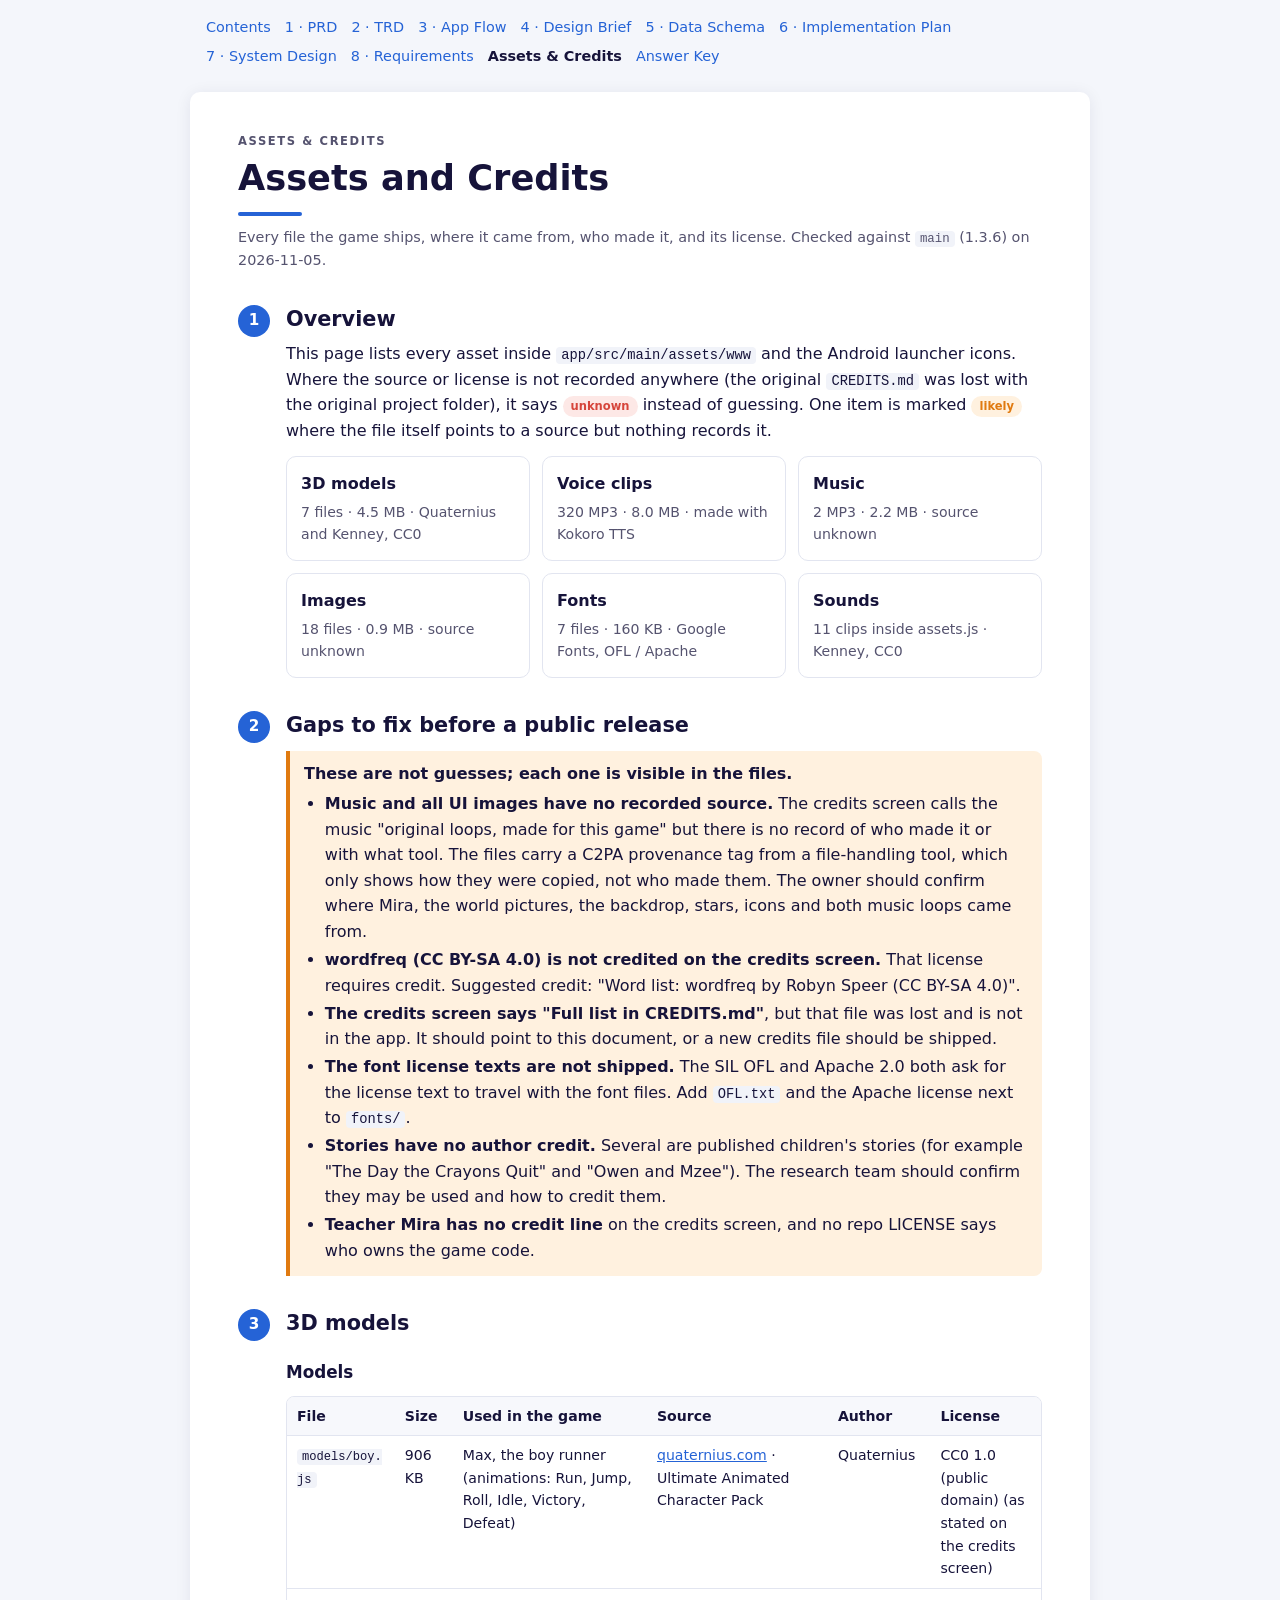
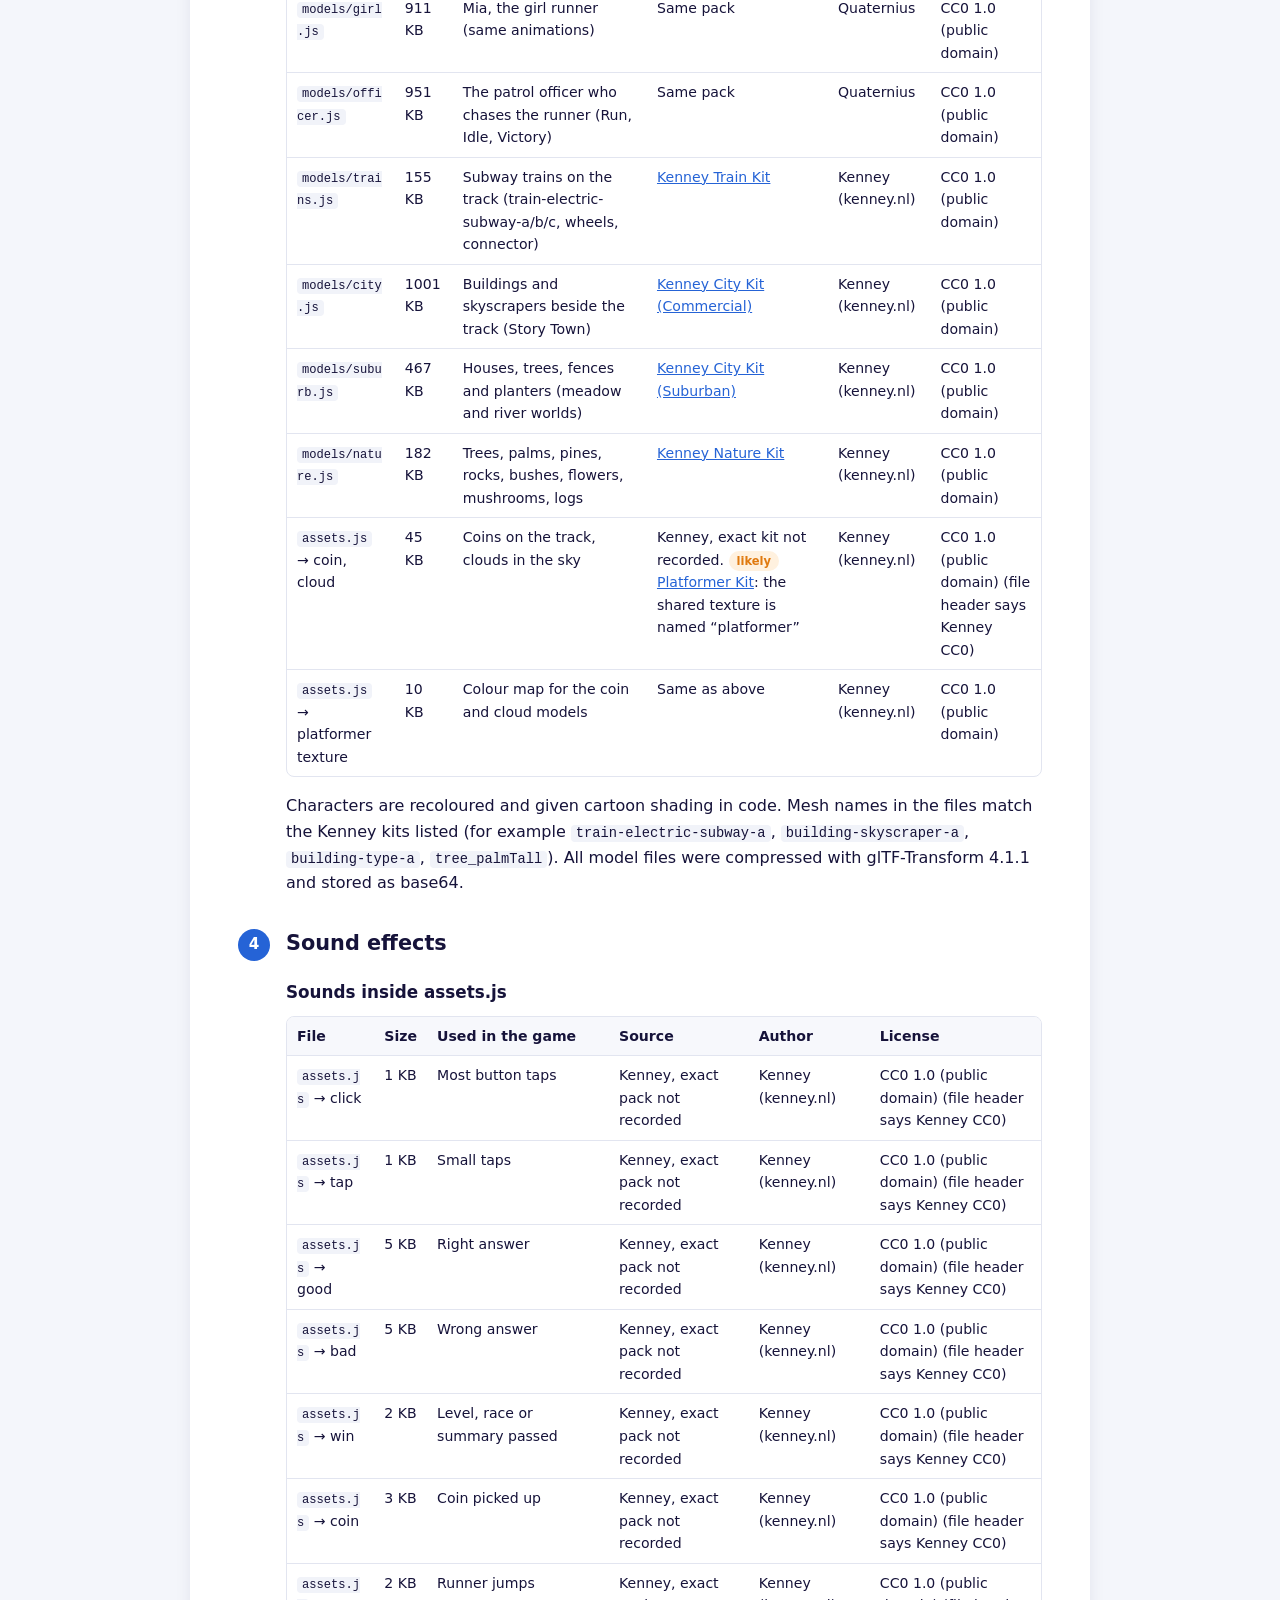
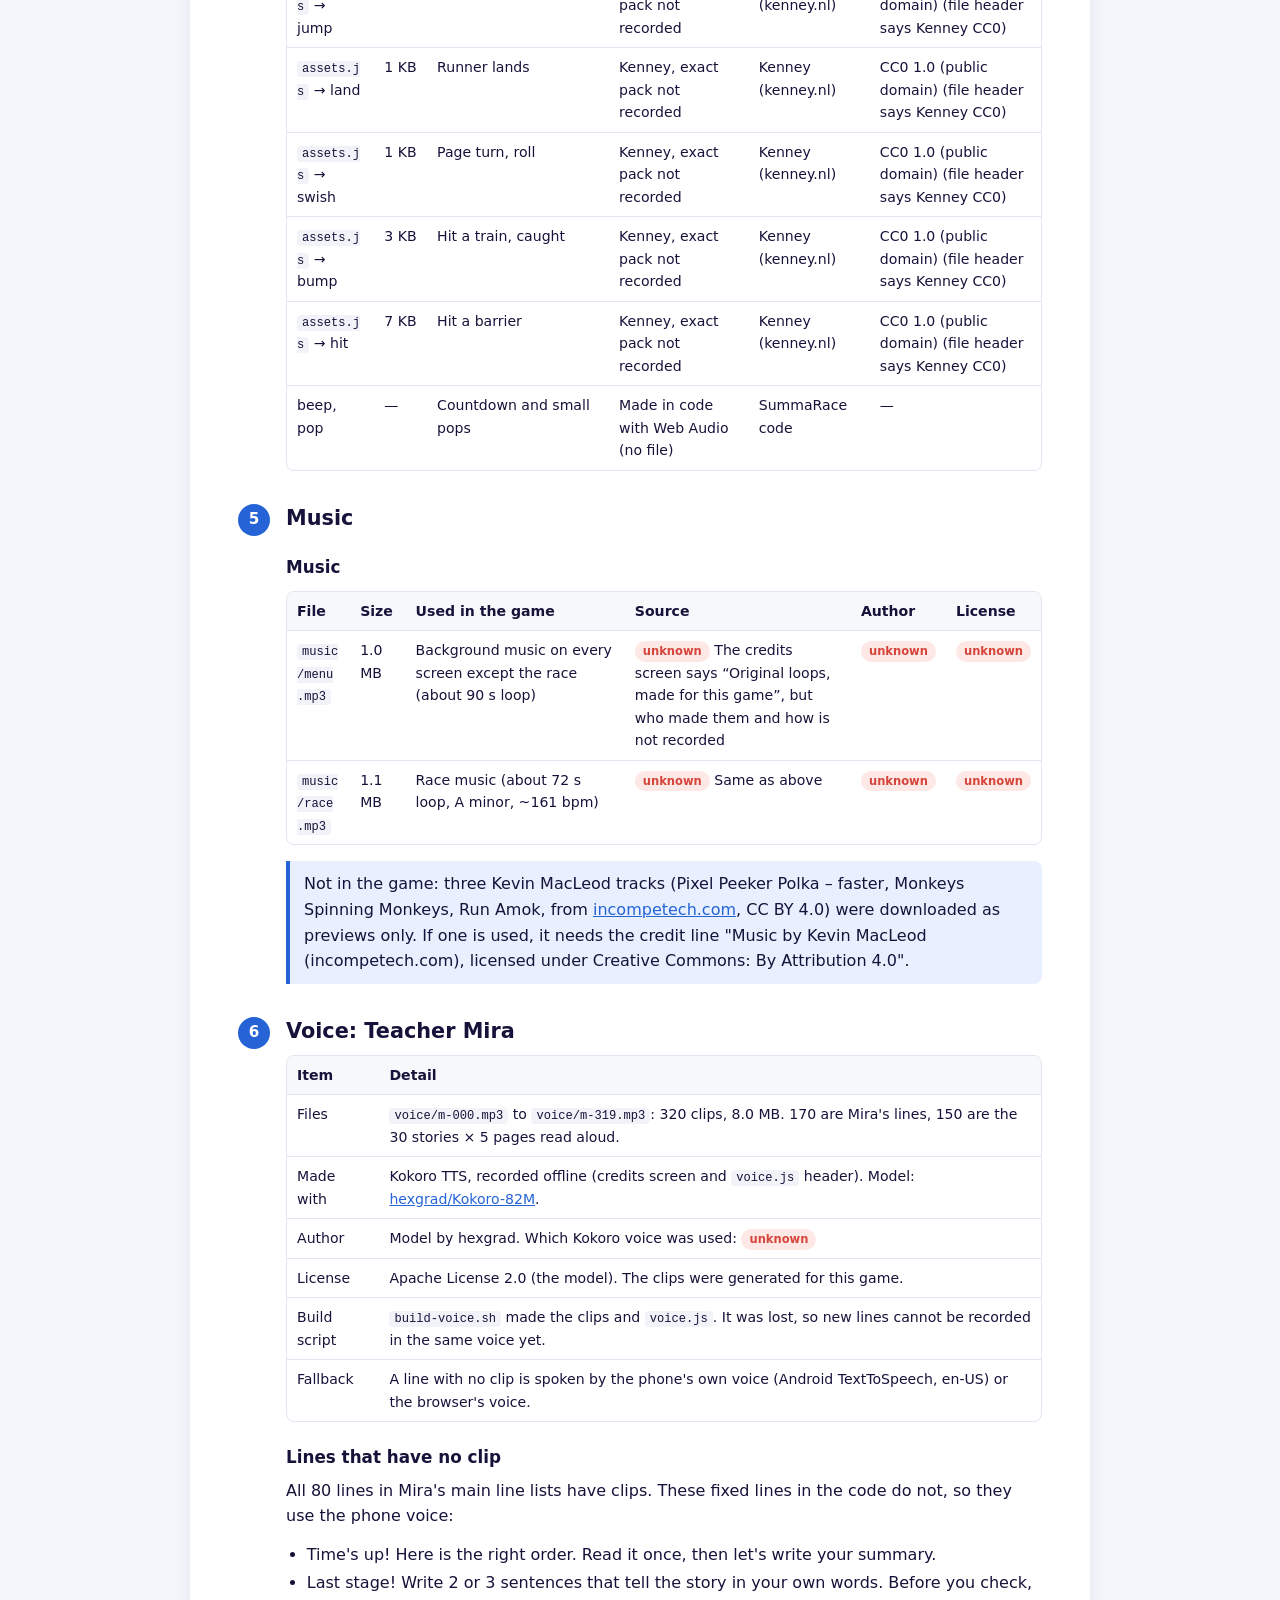
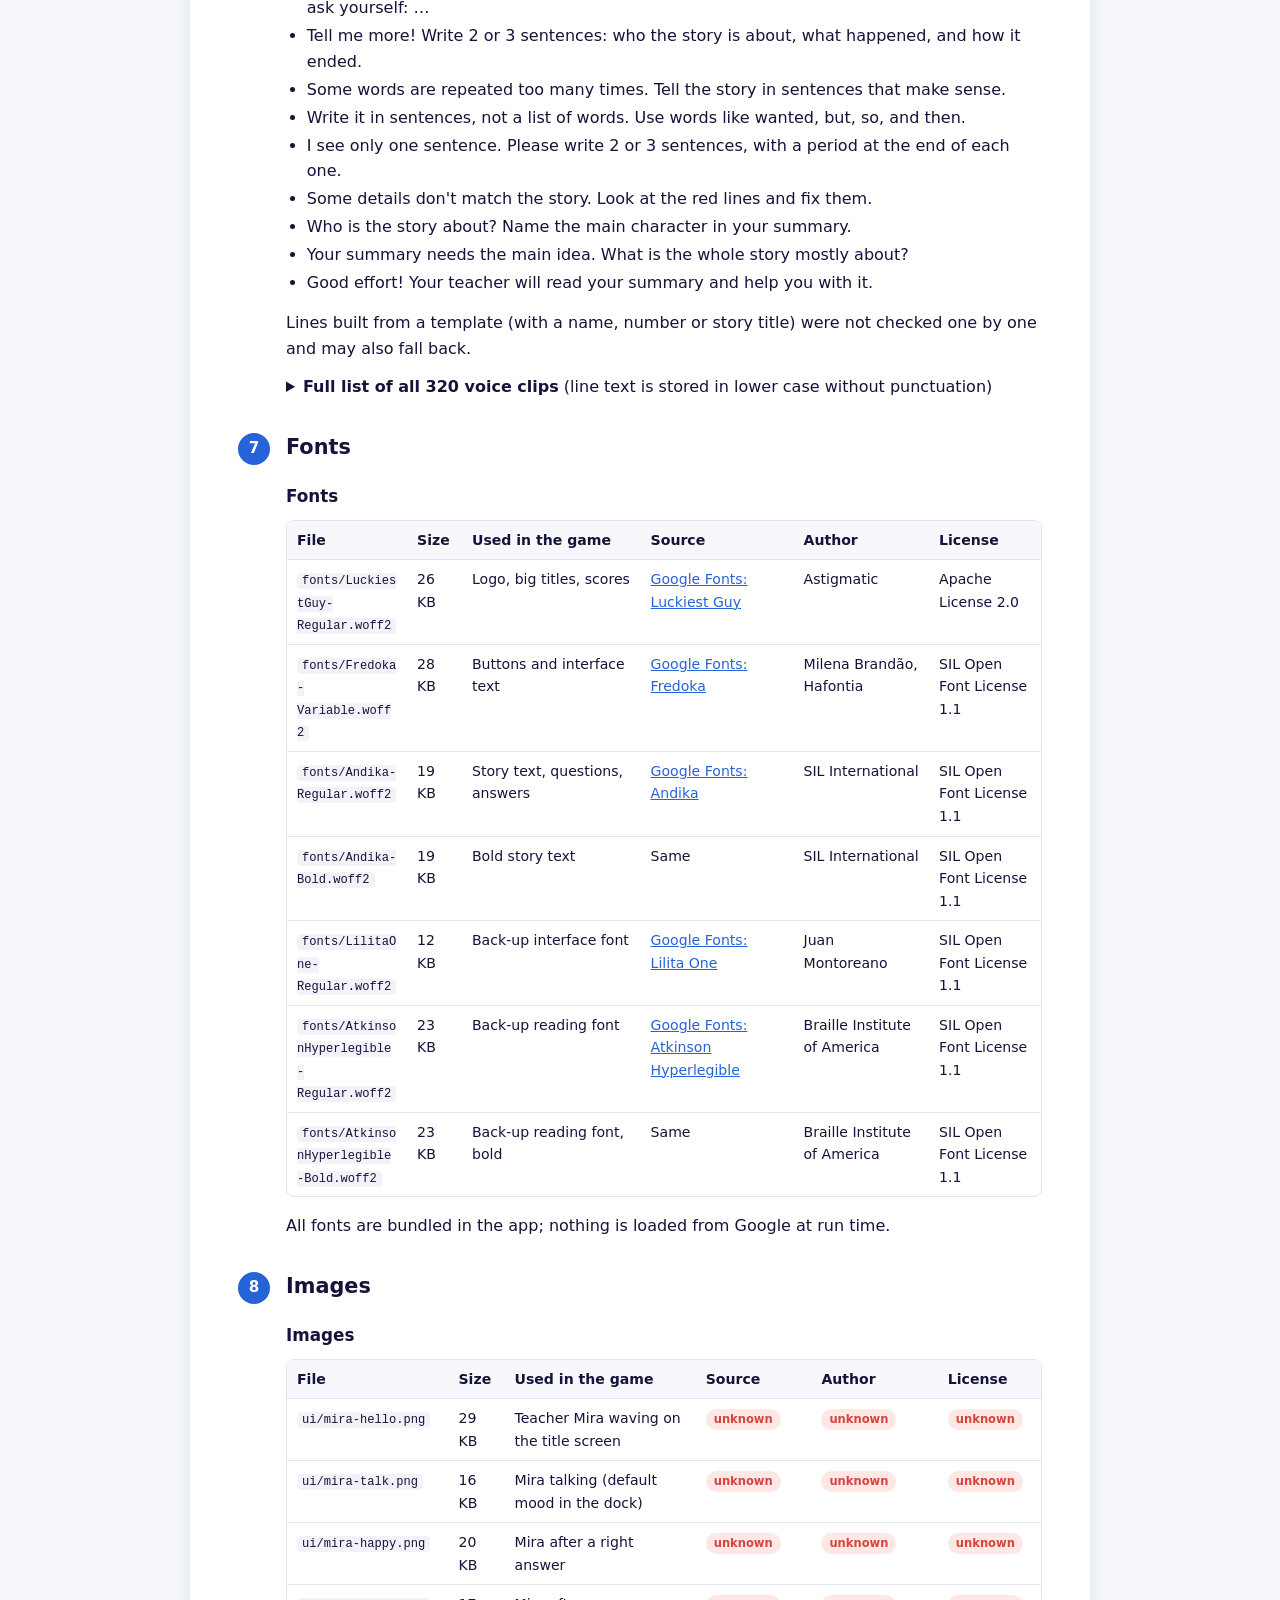
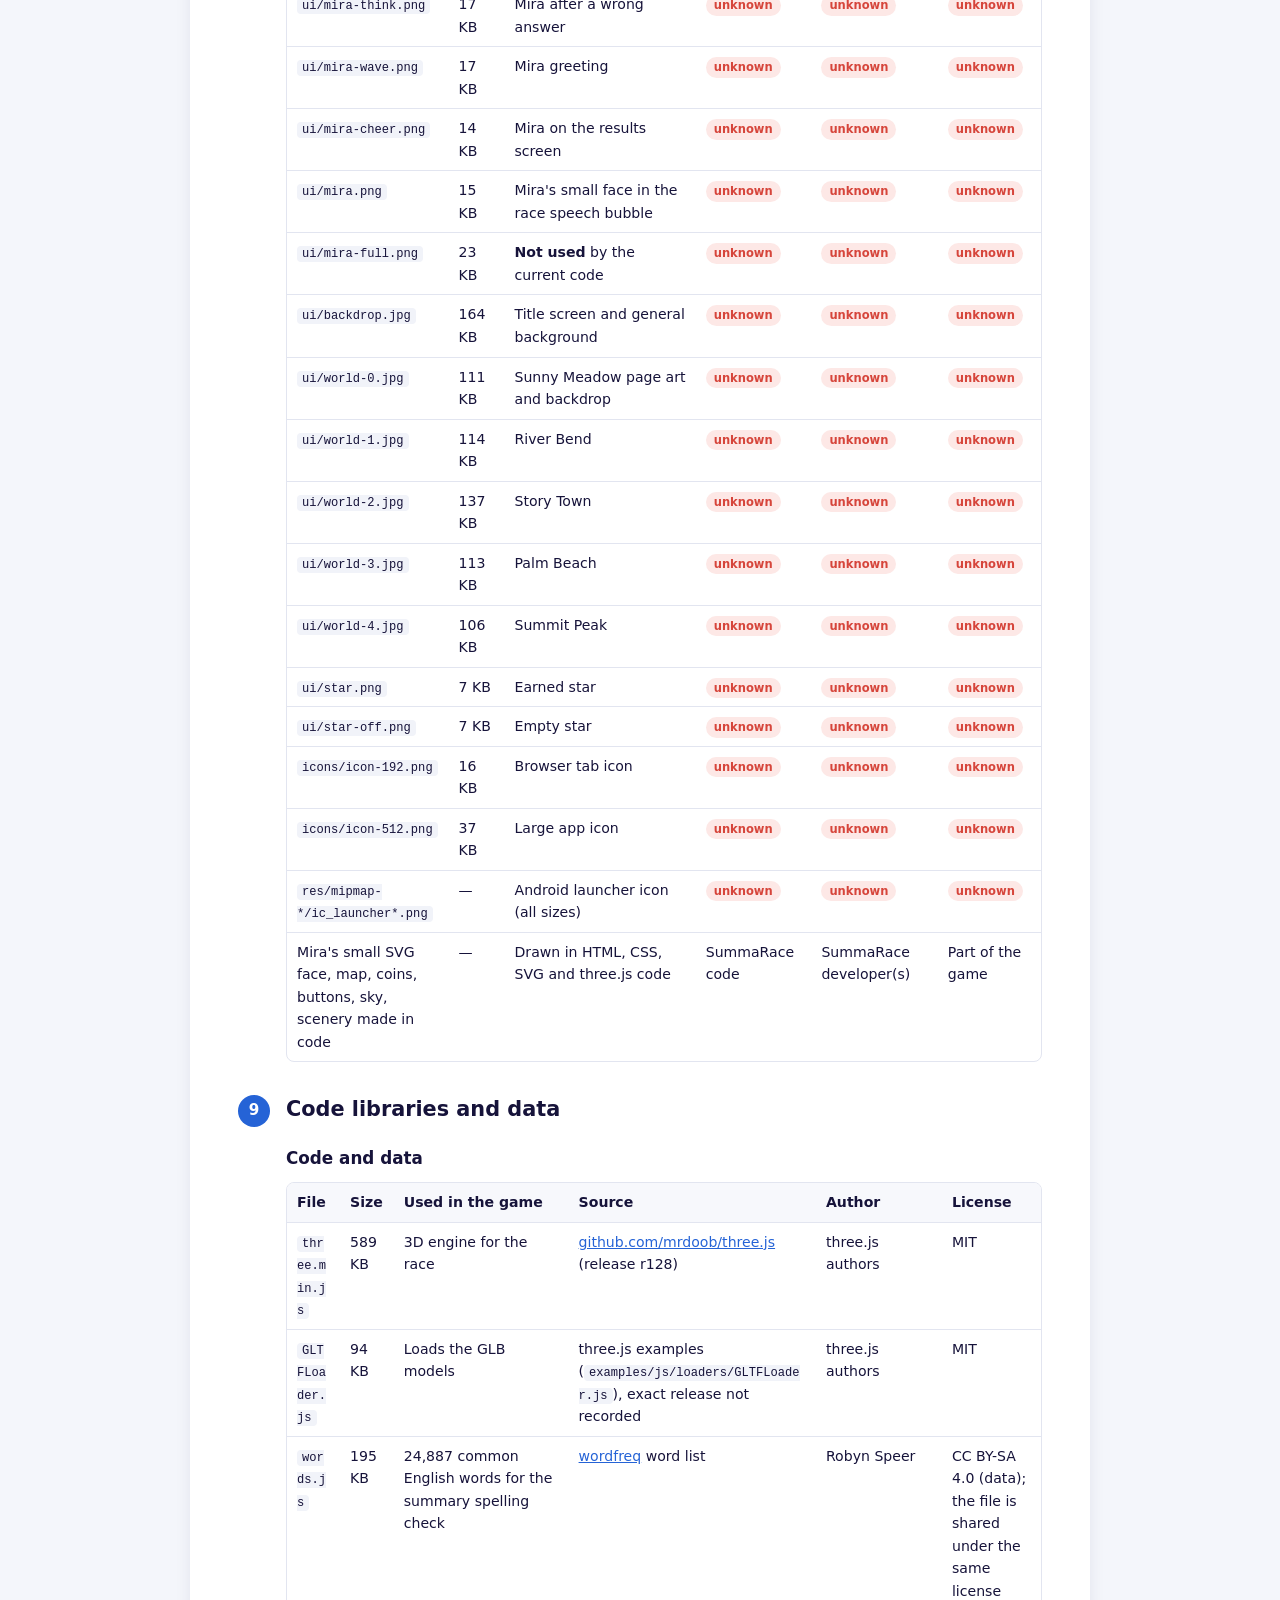
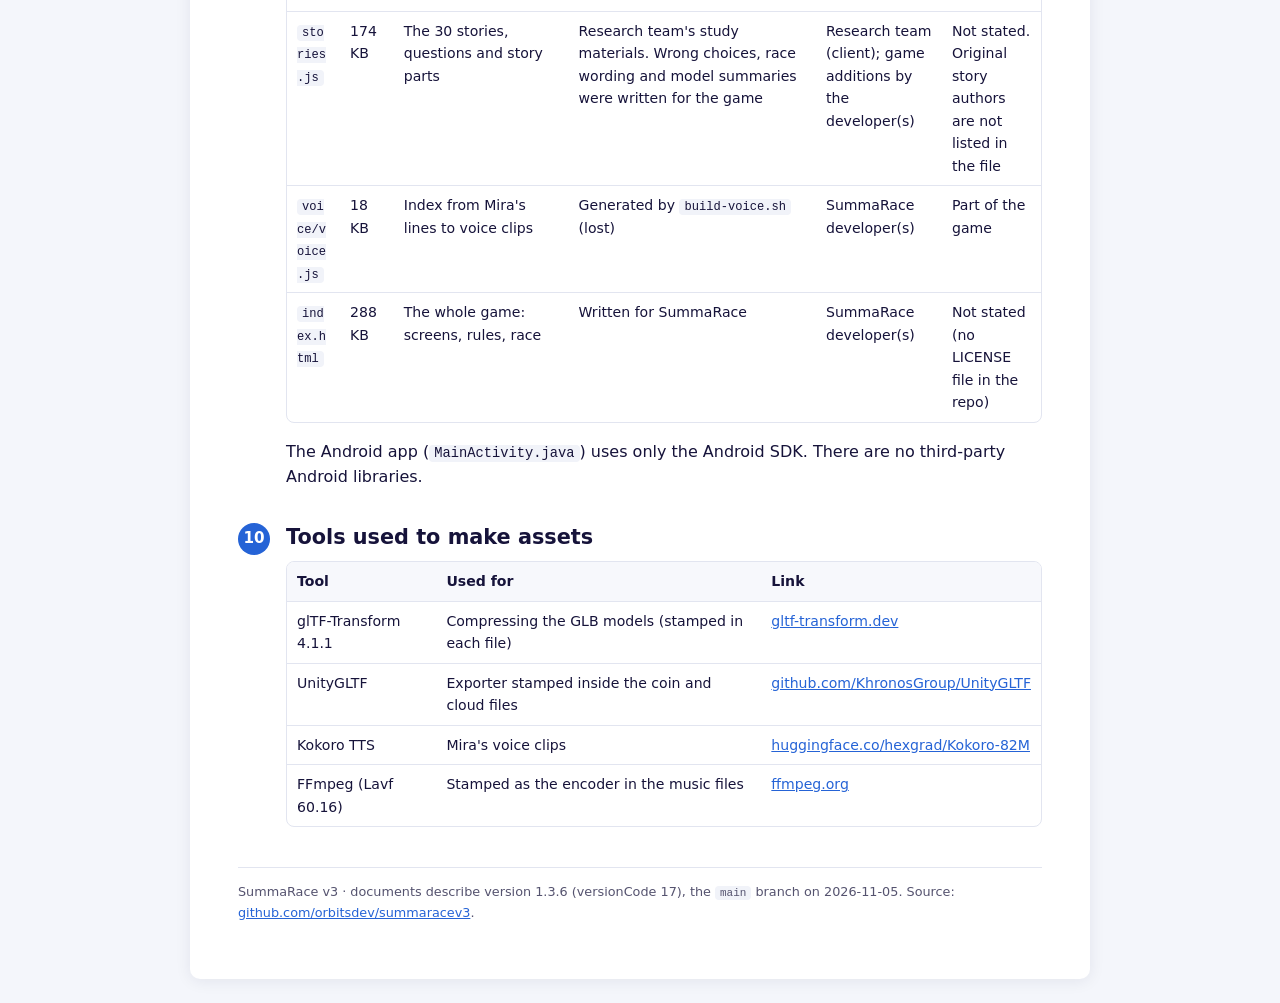
<file: docs/assets.html>
<!doctype html>
<html lang="en">
<head>
<meta charset="utf-8">
<meta name="viewport" content="width=device-width, initial-scale=1">
<title>Assets and Credits · SummaRace v3</title>
<link rel="stylesheet" href="style.css">
</head>
<body>
<nav class="top" aria-label="Documents"><a href="index.html">Contents</a> <a href="01-prd.html">1 · PRD</a> <a href="02-trd.html">2 · TRD</a> <a href="03-app-flow.html">3 · App Flow</a> <a href="04-design-brief.html">4 · Design Brief</a> <a href="05-data-schema.html">5 · Data Schema</a> <a href="06-implementation-plan.html">6 · Implementation Plan</a> <a href="07-system-design.html">7 · System Design</a> <a href="08-requirements.html">8 · Requirements</a> <a href="assets.html" aria-current="page">Assets & Credits</a> <a href="answer-key.html">Answer Key</a></nav>
<main class="page">
<!--title:Assets and Credits-->
<div class="eyebrow">Assets &amp; credits</div>
<h1>Assets and Credits</h1>
<p class="meta">Every file the game ships, where it came from, who made it, and its license. Checked against <code>main</code> (1.3.6) on 2026-11-05.</p>

<section class="num"><h2><span class="n">1</span>Overview</h2>
<p>This page lists every asset inside <code>app/src/main/assets/www</code> and the Android launcher icons. Where the source or license is not recorded anywhere (the original <code>CREDITS.md</code> was lost with the original project folder), it says <span class="tag r">unknown</span> instead of guessing. One item is marked <span class="tag o">likely</span> where the file itself points to a source but nothing records it.</p>
<div class="grid">
<div class="card"><h4>3D models</h4><p>7 files · 4.5 MB · Quaternius and Kenney, CC0</p></div>
<div class="card"><h4>Voice clips</h4><p>320 MP3 · 8.0 MB · made with Kokoro TTS</p></div>
<div class="card"><h4>Music</h4><p>2 MP3 · 2.2 MB · source unknown</p></div>
<div class="card"><h4>Images</h4><p>18 files · 0.9 MB · source unknown</p></div>
<div class="card"><h4>Fonts</h4><p>7 files · 160 KB · Google Fonts, OFL / Apache</p></div>
<div class="card"><h4>Sounds</h4><p>11 clips inside assets.js · Kenney, CC0</p></div>
</div>
</section>

<section class="num"><h2><span class="n">2</span>Gaps to fix before a public release</h2>
<div class="note"><b>These are not guesses; each one is visible in the files.</b>
<ul style="margin-bottom:0">
<li><b>Music and all UI images have no recorded source.</b> The credits screen calls the music "original loops, made for this game" but there is no record of who made it or with what tool. The files carry a C2PA provenance tag from a file-handling tool, which only shows how they were copied, not who made them. The owner should confirm where Mira, the world pictures, the backdrop, stars, icons and both music loops came from.</li>
<li><b>wordfreq (CC BY-SA 4.0) is not credited on the credits screen.</b> That license requires credit. Suggested credit: "Word list: wordfreq by Robyn Speer (CC BY-SA 4.0)".</li>
<li><b>The credits screen says "Full list in CREDITS.md"</b>, but that file was lost and is not in the app. It should point to this document, or a new credits file should be shipped.</li>
<li><b>The font license texts are not shipped.</b> The SIL OFL and Apache 2.0 both ask for the license text to travel with the font files. Add <code>OFL.txt</code> and the Apache license next to <code>fonts/</code>.</li>
<li><b>Stories have no author credit.</b> Several are published children's stories (for example "The Day the Crayons Quit" and "Owen and Mzee"). The research team should confirm they may be used and how to credit them.</li>
<li><b>Teacher Mira has no credit line</b> on the credits screen, and no repo LICENSE says who owns the game code.</li>
</ul></div>
</section>

<section class="num"><h2><span class="n">3</span>3D models</h2>
<h3>Models</h3><div class='tw'><table><tr><th>File</th><th>Size</th><th>Used in the game</th><th>Source</th><th>Author</th><th>License</th></tr><tr><td><code>models/boy.js</code></td><td>906 KB</td><td>Max, the boy runner (animations: Run, Jump, Roll, Idle, Victory, Defeat)</td><td><a href='https://quaternius.com'>quaternius.com</a> · Ultimate Animated Character Pack</td><td>Quaternius</td><td>CC0 1.0 (public domain) (as stated on the credits screen)</td></tr><tr><td><code>models/girl.js</code></td><td>911 KB</td><td>Mia, the girl runner (same animations)</td><td>Same pack</td><td>Quaternius</td><td>CC0 1.0 (public domain)</td></tr><tr><td><code>models/officer.js</code></td><td>951 KB</td><td>The patrol officer who chases the runner (Run, Idle, Victory)</td><td>Same pack</td><td>Quaternius</td><td>CC0 1.0 (public domain)</td></tr><tr><td><code>models/trains.js</code></td><td>155 KB</td><td>Subway trains on the track (train-electric-subway-a/b/c, wheels, connector)</td><td><a href='https://kenney.nl/assets/train-kit'>Kenney Train Kit</a></td><td>Kenney (kenney.nl)</td><td>CC0 1.0 (public domain)</td></tr><tr><td><code>models/city.js</code></td><td>1001 KB</td><td>Buildings and skyscrapers beside the track (Story Town)</td><td><a href='https://kenney.nl/assets/city-kit-commercial'>Kenney City Kit (Commercial)</a></td><td>Kenney (kenney.nl)</td><td>CC0 1.0 (public domain)</td></tr><tr><td><code>models/suburb.js</code></td><td>467 KB</td><td>Houses, trees, fences and planters (meadow and river worlds)</td><td><a href='https://kenney.nl/assets/city-kit-suburban'>Kenney City Kit (Suburban)</a></td><td>Kenney (kenney.nl)</td><td>CC0 1.0 (public domain)</td></tr><tr><td><code>models/nature.js</code></td><td>182 KB</td><td>Trees, palms, pines, rocks, bushes, flowers, mushrooms, logs</td><td><a href='https://kenney.nl/assets/nature-kit'>Kenney Nature Kit</a></td><td>Kenney (kenney.nl)</td><td>CC0 1.0 (public domain)</td></tr><tr><td><code>assets.js</code> → coin, cloud</td><td>45 KB</td><td>Coins on the track, clouds in the sky</td><td>Kenney, exact kit not recorded. <span class='tag o'>likely</span> <a href='https://kenney.nl/assets/platformer-kit'>Platformer Kit</a>: the shared texture is named “platformer”</td><td>Kenney (kenney.nl)</td><td>CC0 1.0 (public domain) (file header says Kenney CC0)</td></tr><tr><td><code>assets.js</code> → platformer texture</td><td>10 KB</td><td>Colour map for the coin and cloud models</td><td>Same as above</td><td>Kenney (kenney.nl)</td><td>CC0 1.0 (public domain)</td></tr></table></div>
<p>Characters are recoloured and given cartoon shading in code. Mesh names in the files match the Kenney kits listed (for example <code>train-electric-subway-a</code>, <code>building-skyscraper-a</code>, <code>building-type-a</code>, <code>tree_palmTall</code>). All model files were compressed with glTF-Transform 4.1.1 and stored as base64.</p>
</section>

<section class="num"><h2><span class="n">4</span>Sound effects</h2>
<h3>Sounds inside assets.js</h3><div class='tw'><table><tr><th>File</th><th>Size</th><th>Used in the game</th><th>Source</th><th>Author</th><th>License</th></tr><tr><td><code>assets.js</code> → click</td><td>1 KB</td><td>Most button taps</td><td>Kenney, exact pack not recorded</td><td>Kenney (kenney.nl)</td><td>CC0 1.0 (public domain) (file header says Kenney CC0)</td></tr><tr><td><code>assets.js</code> → tap</td><td>1 KB</td><td>Small taps</td><td>Kenney, exact pack not recorded</td><td>Kenney (kenney.nl)</td><td>CC0 1.0 (public domain) (file header says Kenney CC0)</td></tr><tr><td><code>assets.js</code> → good</td><td>5 KB</td><td>Right answer</td><td>Kenney, exact pack not recorded</td><td>Kenney (kenney.nl)</td><td>CC0 1.0 (public domain) (file header says Kenney CC0)</td></tr><tr><td><code>assets.js</code> → bad</td><td>5 KB</td><td>Wrong answer</td><td>Kenney, exact pack not recorded</td><td>Kenney (kenney.nl)</td><td>CC0 1.0 (public domain) (file header says Kenney CC0)</td></tr><tr><td><code>assets.js</code> → win</td><td>2 KB</td><td>Level, race or summary passed</td><td>Kenney, exact pack not recorded</td><td>Kenney (kenney.nl)</td><td>CC0 1.0 (public domain) (file header says Kenney CC0)</td></tr><tr><td><code>assets.js</code> → coin</td><td>3 KB</td><td>Coin picked up</td><td>Kenney, exact pack not recorded</td><td>Kenney (kenney.nl)</td><td>CC0 1.0 (public domain) (file header says Kenney CC0)</td></tr><tr><td><code>assets.js</code> → jump</td><td>2 KB</td><td>Runner jumps</td><td>Kenney, exact pack not recorded</td><td>Kenney (kenney.nl)</td><td>CC0 1.0 (public domain) (file header says Kenney CC0)</td></tr><tr><td><code>assets.js</code> → land</td><td>1 KB</td><td>Runner lands</td><td>Kenney, exact pack not recorded</td><td>Kenney (kenney.nl)</td><td>CC0 1.0 (public domain) (file header says Kenney CC0)</td></tr><tr><td><code>assets.js</code> → swish</td><td>1 KB</td><td>Page turn, roll</td><td>Kenney, exact pack not recorded</td><td>Kenney (kenney.nl)</td><td>CC0 1.0 (public domain) (file header says Kenney CC0)</td></tr><tr><td><code>assets.js</code> → bump</td><td>3 KB</td><td>Hit a train, caught</td><td>Kenney, exact pack not recorded</td><td>Kenney (kenney.nl)</td><td>CC0 1.0 (public domain) (file header says Kenney CC0)</td></tr><tr><td><code>assets.js</code> → hit</td><td>7 KB</td><td>Hit a barrier</td><td>Kenney, exact pack not recorded</td><td>Kenney (kenney.nl)</td><td>CC0 1.0 (public domain) (file header says Kenney CC0)</td></tr><tr><td>beep, pop</td><td>—</td><td>Countdown and small pops</td><td>Made in code with Web Audio (no file)</td><td>SummaRace code</td><td>—</td></tr></table></div>
</section>

<section class="num"><h2><span class="n">5</span>Music</h2>
<h3>Music</h3><div class='tw'><table><tr><th>File</th><th>Size</th><th>Used in the game</th><th>Source</th><th>Author</th><th>License</th></tr><tr><td><code>music/menu.mp3</code></td><td>1.0 MB</td><td>Background music on every screen except the race (about 90 s loop)</td><td><span class='tag r'>unknown</span> The credits screen says “Original loops, made for this game”, but who made them and how is not recorded</td><td><span class='tag r'>unknown</span></td><td><span class='tag r'>unknown</span></td></tr><tr><td><code>music/race.mp3</code></td><td>1.1 MB</td><td>Race music (about 72 s loop, A minor, ~161 bpm)</td><td><span class='tag r'>unknown</span> Same as above</td><td><span class='tag r'>unknown</span></td><td><span class='tag r'>unknown</span></td></tr></table></div>
<p class="note b">Not in the game: three Kevin MacLeod tracks (Pixel Peeker Polka – faster, Monkeys Spinning Monkeys, Run Amok, from <a href="https://incompetech.com">incompetech.com</a>, CC BY 4.0) were downloaded as previews only. If one is used, it needs the credit line "Music by Kevin MacLeod (incompetech.com), licensed under Creative Commons: By Attribution 4.0".</p>
</section>

<section class="num"><h2><span class="n">6</span>Voice: Teacher Mira</h2>
<div class="tw"><table><tr><th>Item</th><th>Detail</th></tr>
<tr><td>Files</td><td><code>voice/m-000.mp3</code> to <code>voice/m-319.mp3</code>: 320 clips, 8.0 MB. 170 are Mira's lines, 150 are the 30 stories × 5 pages read aloud.</td></tr>
<tr><td>Made with</td><td>Kokoro TTS, recorded offline (credits screen and <code>voice.js</code> header). Model: <a href="https://huggingface.co/hexgrad/Kokoro-82M">hexgrad/Kokoro-82M</a>.</td></tr>
<tr><td>Author</td><td>Model by hexgrad. Which Kokoro voice was used: <span class='tag r'>unknown</span></td></tr>
<tr><td>License</td><td>Apache License 2.0 (the model). The clips were generated for this game.</td></tr>
<tr><td>Build script</td><td><code>build-voice.sh</code> made the clips and <code>voice.js</code>. It was lost, so new lines cannot be recorded in the same voice yet.</td></tr>
<tr><td>Fallback</td><td>A line with no clip is spoken by the phone's own voice (Android TextToSpeech, en-US) or the browser's voice.</td></tr>
</table></div>
<h3>Lines that have no clip</h3>
<p>All 80 lines in Mira's main line lists have clips. These fixed lines in the code do not, so they use the phone voice:</p>
<ul>
<li>Time's up! Here is the right order. Read it once, then let's write your summary.</li>
<li>Last stage! Write 2 or 3 sentences that tell the story in your own words. Before you check, ask yourself: …</li>
<li>Tell me more! Write 2 or 3 sentences: who the story is about, what happened, and how it ended.</li>
<li>Some words are repeated too many times. Tell the story in sentences that make sense.</li>
<li>Write it in sentences, not a list of words. Use words like wanted, but, so, and then.</li>
<li>I see only one sentence. Please write 2 or 3 sentences, with a period at the end of each one.</li>
<li>Some details don't match the story. Look at the red lines and fix them.</li>
<li>Who is the story about? Name the main character in your summary.</li>
<li>Your summary needs the main idea. What is the whole story mostly about?</li>
<li>Good effort! Your teacher will read your summary and help you with it.</li>
</ul>
<p>Lines built from a template (with a name, number or story title) were not checked one by one and may also fall back.</p>
<details><summary><b>Full list of all 320 voice clips</b> (line text is stored in lower case without punctuation)</summary>
<div class="tw"><table><tr><th>File</th><th>Kind</th><th>Line / page</th><th>Size</th></tr>
<tr><td><code>m-000.mp3</code></td><td>Mira line</td><td>hi i m teacher mira type your name so i can save your progress then we ll start reading together</td><td>28.8 KB</td></tr>
<tr><td><code>m-001.mp3</code></td><td>Mira line</td><td>please type your name first</td><td>12.3 KB</td></tr>
<tr><td><code>m-002.mp3</code></td><td>Mira line</td><td>that level is still locked finish the open level first and it will unlock</td><td>23.1 KB</td></tr>
<tr><td><code>m-003.mp3</code></td><td>Mira line</td><td>welcome start with level 1 you will read answer put events in order race the patrol and then summarize</td><td>32.1 KB</td></tr>
<tr><td><code>m-004.mp3</code></td><td>Mira line</td><td>you finished all 30 stories replay any level to earn more stars</td><td>22.1 KB</td></tr>
<tr><td><code>m-005.mp3</code></td><td>Mira line</td><td>welcome back your next level is ready for you</td><td>16.4 KB</td></tr>
<tr><td><code>m-006.mp3</code></td><td>Mira line</td><td>read carefully look for somebody what they wanted the problem what they did and how it ended</td><td>28.1 KB</td></tr>
<tr><td><code>m-007.mp3</code></td><td>Mira line</td><td>take your time think who is the story about and what is the big idea</td><td>23.1 KB</td></tr>
<tr><td><code>m-008.mp3</code></td><td>Mira line</td><td>picture the story in your head it helps you remember what happened first next then and last</td><td>27.1 KB</td></tr>
<tr><td><code>m-009.mp3</code></td><td>Mira line</td><td>let s check the key details choose the best answer</td><td>17.7 KB</td></tr>
<tr><td><code>m-010.mp3</code></td><td>Mira line</td><td>now the big one the main idea which answer tells what the whole story is about not just one small part</td><td>32.2 KB</td></tr>
<tr><td><code>m-011.mp3</code></td><td>Mira line</td><td>correct great memory</td><td>12.0 KB</td></tr>
<tr><td><code>m-012.mp3</code></td><td>Mira line</td><td>yes that s right</td><td>10.6 KB</td></tr>
<tr><td><code>m-013.mp3</code></td><td>Mira line</td><td>exactly you read closely</td><td>13.2 KB</td></tr>
<tr><td><code>m-014.mp3</code></td><td>Mira line</td><td>not quite the main idea covers the whole story look at the green answer</td><td>23.5 KB</td></tr>
<tr><td><code>m-015.mp3</code></td><td>Mira line</td><td>not quite look at the green answer and the reason below</td><td>19.4 KB</td></tr>
<tr><td><code>m-016.mp3</code></td><td>Mira line</td><td>put the story in order tap the event that happened first then next then then and last tap a placed event to take it back</td><td>35.6 KB</td></tr>
<tr><td><code>m-017.mp3</code></td><td>Mira line</td><td>perfect order on the first try now the race pick the lanes with the right answers to escape the patrol</td><td>31.7 KB</td></tr>
<tr><td><code>m-018.mp3</code></td><td>Mira line</td><td>all in order now time for the race pick the right answer lanes to escape</td><td>23.7 KB</td></tr>
<tr><td><code>m-019.mp3</code></td><td>Mira line</td><td>you escaped now find the story elements choose the best answer for somebody wanted but so and then</td><td>31.3 KB</td></tr>
<tr><td><code>m-020.mp3</code></td><td>Mira line</td><td>all five story elements are correct now use them to write your summary</td><td>22.8 KB</td></tr>
<tr><td><code>m-021.mp3</code></td><td>Mira line</td><td>now all five are correct let s use them to write your summary</td><td>20.3 KB</td></tr>
<tr><td><code>m-022.mp3</code></td><td>Mira line</td><td>last stage join the story elements into one sentence using your own words use words like wanted but so and then</td><td>36.0 KB</td></tr>
<tr><td><code>m-023.mp3</code></td><td>Mira line</td><td>i see more than one sentence join your ideas into one sentence with words like but so and then</td><td>30.4 KB</td></tr>
<tr><td><code>m-024.mp3</code></td><td>Mira line</td><td>that sentence is very long a summary keeps only the main idea try to use fewer words</td><td>28.7 KB</td></tr>
<tr><td><code>m-025.mp3</code></td><td>Mira line</td><td>part of this is copied straight from the story try saying it in your own words</td><td>23.4 KB</td></tr>
<tr><td><code>m-026.mp3</code></td><td>Mira line</td><td>excellent your sentence has every story element</td><td>17.1 KB</td></tr>
<tr><td><code>m-027.mp3</code></td><td>Mira line</td><td>the red chips show what is still missing add them in your own words</td><td>20.3 KB</td></tr>
<tr><td><code>m-028.mp3</code></td><td>Mira line</td><td>you completed the final story i m so proud of you</td><td>17.8 KB</td></tr>
<tr><td><code>m-029.mp3</code></td><td>Mira line</td><td>replay this level anytime to earn more stars</td><td>17.8 KB</td></tr>
<tr><td><code>m-030.mp3</code></td><td>Mira line</td><td>three stars you re a true summaracer</td><td>14.4 KB</td></tr>
<tr><td><code>m-031.mp3</code></td><td>Mira line</td><td>the next level is now unlocked replay this level anytime to earn more stars</td><td>25.2 KB</td></tr>
<tr><td><code>m-032.mp3</code></td><td>Mira line</td><td>the next level is now unlocked three stars you re a true summaracer</td><td>23.2 KB</td></tr>
<tr><td><code>m-033.mp3</code></td><td>Mira line</td><td>read the question then pick your lane</td><td>14.4 KB</td></tr>
<tr><td><code>m-034.mp3</code></td><td>Mira line</td><td>which lane has the right answer</td><td>12.8 KB</td></tr>
<tr><td><code>m-035.mp3</code></td><td>Mira line</td><td>think about the story then move</td><td>13.5 KB</td></tr>
<tr><td><code>m-036.mp3</code></td><td>Mira line</td><td>watch out for trains</td><td>11.2 KB</td></tr>
<tr><td><code>m-037.mp3</code></td><td>Mira line</td><td>yes you remembered</td><td>11.2 KB</td></tr>
<tr><td><code>m-038.mp3</code></td><td>Mira line</td><td>great answer keep going</td><td>12.3 KB</td></tr>
<tr><td><code>m-039.mp3</code></td><td>Mira line</td><td>correct the patrol is falling behind</td><td>15.2 KB</td></tr>
<tr><td><code>m-040.mp3</code></td><td>Mira line</td><td>oops that was not the right answer the patrol is closing in</td><td>20.0 KB</td></tr>
<tr><td><code>m-041.mp3</code></td><td>Mira line</td><td>trains block the lane switch lanes early</td><td>16.5 KB</td></tr>
<tr><td><code>m-042.mp3</code></td><td>Mira line</td><td>jump over the low barriers or switch lanes</td><td>15.4 KB</td></tr>
<tr><td><code>m-043.mp3</code></td><td>Mira line</td><td>swipe down to roll under the high barriers</td><td>15.3 KB</td></tr>
<tr><td><code>m-044.mp3</code></td><td>Mira line</td><td>the patrol is right behind you pick the correct answer lanes to get away</td><td>22.8 KB</td></tr>
<tr><td><code>m-045.mp3</code></td><td>Mira line</td><td>your device can t read aloud but you can read it yourself</td><td>19.1 KB</td></tr>
<tr><td><code>m-046.mp3</code></td><td>Mira line</td><td>0 of 4 are in the right place the green ones stay ask yourself what had to happen first try the red ones again</td><td>35.2 KB</td></tr>
<tr><td><code>m-047.mp3</code></td><td>Mira line</td><td>1 of 4 are in the right place the green ones stay ask yourself what had to happen first try the red ones again</td><td>34.3 KB</td></tr>
<tr><td><code>m-048.mp3</code></td><td>Mira line</td><td>2 of 4 are in the right place the green ones stay ask yourself what had to happen first try the red ones again</td><td>34.5 KB</td></tr>
<tr><td><code>m-049.mp3</code></td><td>Mira line</td><td>3 of 4 are in the right place the green ones stay ask yourself what had to happen first try the red ones again</td><td>34.4 KB</td></tr>
<tr><td><code>m-050.mp3</code></td><td>Mira line</td><td>0 of 5 are correct change the red ones and check again</td><td>20.9 KB</td></tr>
<tr><td><code>m-051.mp3</code></td><td>Mira line</td><td>1 of 5 are correct change the red ones and check again</td><td>19.9 KB</td></tr>
<tr><td><code>m-052.mp3</code></td><td>Mira line</td><td>2 of 5 are correct change the red ones and check again</td><td>19.9 KB</td></tr>
<tr><td><code>m-053.mp3</code></td><td>Mira line</td><td>3 of 5 are correct change the red ones and check again</td><td>19.8 KB</td></tr>
<tr><td><code>m-054.mp3</code></td><td>Mira line</td><td>4 of 5 are correct change the red ones and check again</td><td>20.1 KB</td></tr>
<tr><td><code>m-055.mp3</code></td><td>Mira line</td><td>that s only 1 word a good one sentence summary has about 15 to 30 words</td><td>26.1 KB</td></tr>
<tr><td><code>m-056.mp3</code></td><td>Mira line</td><td>that s only 2 words a good one sentence summary has about 15 to 30 words</td><td>26.2 KB</td></tr>
<tr><td><code>m-057.mp3</code></td><td>Mira line</td><td>that s only 3 words a good one sentence summary has about 15 to 30 words</td><td>26.8 KB</td></tr>
<tr><td><code>m-058.mp3</code></td><td>Mira line</td><td>that s only 4 words a good one sentence summary has about 15 to 30 words</td><td>26.6 KB</td></tr>
<tr><td><code>m-059.mp3</code></td><td>Mira line</td><td>that s only 5 words a good one sentence summary has about 15 to 30 words</td><td>27.0 KB</td></tr>
<tr><td><code>m-060.mp3</code></td><td>Mira line</td><td>that s only 6 words a good one sentence summary has about 15 to 30 words</td><td>26.5 KB</td></tr>
<tr><td><code>m-061.mp3</code></td><td>Mira line</td><td>that s only 7 words a good one sentence summary has about 15 to 30 words</td><td>27.1 KB</td></tr>
<tr><td><code>m-062.mp3</code></td><td>Mira line</td><td>that s only 8 words a good one sentence summary has about 15 to 30 words</td><td>26.2 KB</td></tr>
<tr><td><code>m-063.mp3</code></td><td>Mira line</td><td>that s only 9 words a good one sentence summary has about 15 to 30 words</td><td>26.9 KB</td></tr>
<tr><td><code>m-064.mp3</code></td><td>Mira line</td><td>good summary you included 3 of 5 story elements</td><td>18.6 KB</td></tr>
<tr><td><code>m-065.mp3</code></td><td>Mira line</td><td>good summary you included 4 of 5 story elements</td><td>18.7 KB</td></tr>
<tr><td><code>m-066.mp3</code></td><td>Mira line</td><td>you included 0 of 5 story elements look at the story elements above and add the missing parts</td><td>30.6 KB</td></tr>
<tr><td><code>m-067.mp3</code></td><td>Mira line</td><td>you included 1 of 5 story elements look at the story elements above and add the missing parts</td><td>29.3 KB</td></tr>
<tr><td><code>m-068.mp3</code></td><td>Mira line</td><td>you included 2 of 5 story elements look at the story elements above and add the missing parts</td><td>29.8 KB</td></tr>
<tr><td><code>m-069.mp3</code></td><td>Mira line</td><td>you included 3 of 5 story elements look at the story elements above and add the missing parts</td><td>29.4 KB</td></tr>
<tr><td><code>m-070.mp3</code></td><td>Mira line</td><td>you included 4 of 5 story elements look at the story elements above and add the missing parts</td><td>29.9 KB</td></tr>
<tr><td><code>m-071.mp3</code></td><td>Mira line</td><td>hi i m teacher mira tap play then type your name so i can save your progress</td><td>25.8 KB</td></tr>
<tr><td><code>m-072.mp3</code></td><td>Mira line</td><td>type your name or tap your name if you played before</td><td>17.4 KB</td></tr>
<tr><td><code>m-073.mp3</code></td><td>Mira line</td><td>let s read together who is this story about what do they want</td><td>19.9 KB</td></tr>
<tr><td><code>m-074.mp3</code></td><td>Mira line</td><td>what problem happens keep reading carefully</td><td>16.5 KB</td></tr>
<tr><td><code>m-075.mp3</code></td><td>Mira line</td><td>how does the story end remember what happened first next then and last</td><td>22.9 KB</td></tr>
<tr><td><code>m-076.mp3</code></td><td>Mira line</td><td>here is the story again read the yellow part carefully then try again</td><td>23.1 KB</td></tr>
<tr><td><code>m-077.mp3</code></td><td>Mira line</td><td>here is the story again read carefully then try again</td><td>20.0 KB</td></tr>
<tr><td><code>m-078.mp3</code></td><td>Mira line</td><td>not quite do you want to read the story again</td><td>15.8 KB</td></tr>
<tr><td><code>m-079.mp3</code></td><td>Mira line</td><td>choose another answer you can do it</td><td>14.3 KB</td></tr>
<tr><td><code>m-080.mp3</code></td><td>Mira line</td><td>some events are not in the right place yet the green ones stay do you want to read the story again</td><td>27.9 KB</td></tr>
<tr><td><code>m-081.mp3</code></td><td>Mira line</td><td>ask yourself what had to happen first</td><td>15.2 KB</td></tr>
<tr><td><code>m-082.mp3</code></td><td>Mira line</td><td>you escaped now find the story elements one at a time</td><td>19.6 KB</td></tr>
<tr><td><code>m-083.mp3</code></td><td>Mira line</td><td>i can t read some of these words please write your summary in english using real words</td><td>26.3 KB</td></tr>
<tr><td><code>m-084.mp3</code></td><td>Mira line</td><td>some words are repeated too many times tell the story in a sentence that makes sense</td><td>25.3 KB</td></tr>
<tr><td><code>m-085.mp3</code></td><td>Mira line</td><td>good summary you told the main idea in your own words</td><td>18.1 KB</td></tr>
<tr><td><code>m-086.mp3</code></td><td>Mira line</td><td>who is the story about name the main character in your sentence</td><td>20.5 KB</td></tr>
<tr><td><code>m-087.mp3</code></td><td>Mira line</td><td>your sentence is missing some story elements look at the story elements above and add the missing parts</td><td>30.7 KB</td></tr>
<tr><td><code>m-088.mp3</code></td><td>Mira line</td><td>your sentence needs the main idea what is the whole story mostly about</td><td>24.1 KB</td></tr>
<tr><td><code>m-089.mp3</code></td><td>Mira line</td><td>which card has the right answer</td><td>12.7 KB</td></tr>
<tr><td><code>m-090.mp3</code></td><td>Mira line</td><td>this question is back think about the story and try again</td><td>19.3 KB</td></tr>
<tr><td><code>m-091.mp3</code></td><td>Mira line</td><td>not quite that question will come back the patrol is closing in</td><td>20.9 KB</td></tr>
<tr><td><code>m-092.mp3</code></td><td>Mira line</td><td>you got them all run to the finish line</td><td>15.2 KB</td></tr>
<tr><td><code>m-093.mp3</code></td><td>Mira line</td><td>you made it mission complete</td><td>13.1 KB</td></tr>
<tr><td><code>m-094.mp3</code></td><td>Mira line</td><td>write it as a sentence not a list of words use words like wanted but so and then</td><td>26.7 KB</td></tr>
<tr><td><code>m-095.mp3</code></td><td>Mira line</td><td>you got it</td><td>9.4 KB</td></tr>
<tr><td><code>m-096.mp3</code></td><td>Mira line</td><td>that s it well done</td><td>11.1 KB</td></tr>
<tr><td><code>m-097.mp3</code></td><td>Mira line</td><td>nice work that s correct</td><td>12.1 KB</td></tr>
<tr><td><code>m-098.mp3</code></td><td>Mira line</td><td>super you remembered</td><td>11.6 KB</td></tr>
<tr><td><code>m-099.mp3</code></td><td>Mira line</td><td>right answer keep it up</td><td>12.3 KB</td></tr>
<tr><td><code>m-100.mp3</code></td><td>Mira line</td><td>wonderful you were paying attention</td><td>14.3 KB</td></tr>
<tr><td><code>m-101.mp3</code></td><td>Mira line</td><td>yes you found it in the story</td><td>12.9 KB</td></tr>
<tr><td><code>m-102.mp3</code></td><td>Mira line</td><td>great thinking</td><td>10.1 KB</td></tr>
<tr><td><code>m-103.mp3</code></td><td>Mira line</td><td>perfect on to the next one</td><td>12.5 KB</td></tr>
<tr><td><code>m-104.mp3</code></td><td>Mira line</td><td>awesome that s the one</td><td>11.9 KB</td></tr>
<tr><td><code>m-105.mp3</code></td><td>Mira line</td><td>way to go</td><td>9.5 KB</td></tr>
<tr><td><code>m-106.mp3</code></td><td>Mira line</td><td>you re a careful reader</td><td>11.0 KB</td></tr>
<tr><td><code>m-107.mp3</code></td><td>Mira line</td><td>good job that s correct</td><td>12.0 KB</td></tr>
<tr><td><code>m-108.mp3</code></td><td>Mira line</td><td>brilliant you know this story</td><td>12.4 KB</td></tr>
<tr><td><code>m-109.mp3</code></td><td>Mira line</td><td>yes indeed nicely done</td><td>12.9 KB</td></tr>
<tr><td><code>m-110.mp3</code></td><td>Mira line</td><td>hmm not that one want to look at the story again</td><td>17.3 KB</td></tr>
<tr><td><code>m-111.mp3</code></td><td>Mira line</td><td>almost let s check the story together</td><td>14.8 KB</td></tr>
<tr><td><code>m-112.mp3</code></td><td>Mira line</td><td>not yet the story can help you want to read it again</td><td>18.5 KB</td></tr>
<tr><td><code>m-113.mp3</code></td><td>Mira line</td><td>good try let s look back at the story</td><td>15.4 KB</td></tr>
<tr><td><code>m-114.mp3</code></td><td>Mira line</td><td>oops not that one shall we read that part again</td><td>17.0 KB</td></tr>
<tr><td><code>m-115.mp3</code></td><td>Mira line</td><td>that s not it yet take another look at the story</td><td>16.9 KB</td></tr>
<tr><td><code>m-116.mp3</code></td><td>Mira line</td><td>close but not quite want to peek at the story</td><td>16.9 KB</td></tr>
<tr><td><code>m-117.mp3</code></td><td>Mira line</td><td>try again think about what you read</td><td>14.5 KB</td></tr>
<tr><td><code>m-118.mp3</code></td><td>Mira line</td><td>take your time and try another one</td><td>14.1 KB</td></tr>
<tr><td><code>m-119.mp3</code></td><td>Mira line</td><td>you can do this pick again</td><td>12.7 KB</td></tr>
<tr><td><code>m-120.mp3</code></td><td>Mira line</td><td>read the question once more then choose</td><td>15.2 KB</td></tr>
<tr><td><code>m-121.mp3</code></td><td>Mira line</td><td>think about the story then try again</td><td>14.6 KB</td></tr>
<tr><td><code>m-122.mp3</code></td><td>Mira line</td><td>don t give up try a different answer</td><td>14.2 KB</td></tr>
<tr><td><code>m-123.mp3</code></td><td>Mira line</td><td>let s turn the page</td><td>11.0 KB</td></tr>
<tr><td><code>m-124.mp3</code></td><td>Mira line</td><td>here s the next page</td><td>11.1 KB</td></tr>
<tr><td><code>m-125.mp3</code></td><td>Mira line</td><td>on to the next page</td><td>11.1 KB</td></tr>
<tr><td><code>m-126.mp3</code></td><td>Mira line</td><td>let s keep reading</td><td>10.8 KB</td></tr>
<tr><td><code>m-127.mp3</code></td><td>Mira line</td><td>ready for more here s the next page</td><td>15.0 KB</td></tr>
<tr><td><code>m-128.mp3</code></td><td>Mira line</td><td>now a question about this page</td><td>13.2 KB</td></tr>
<tr><td><code>m-129.mp3</code></td><td>Mira line</td><td>let s see what you remember from this page</td><td>14.2 KB</td></tr>
<tr><td><code>m-130.mp3</code></td><td>Mira line</td><td>question time think about what you just read</td><td>16.4 KB</td></tr>
<tr><td><code>m-131.mp3</code></td><td>Mira line</td><td>here s a question about that page</td><td>13.5 KB</td></tr>
<tr><td><code>m-132.mp3</code></td><td>Mira line</td><td>here s a new story read carefully and look for the main character</td><td>20.6 KB</td></tr>
<tr><td><code>m-133.mp3</code></td><td>Mira line</td><td>story time who is in this story and what do they want</td><td>18.6 KB</td></tr>
<tr><td><code>m-134.mp3</code></td><td>Mira line</td><td>let s begin read slowly and picture the story in your mind</td><td>20.2 KB</td></tr>
<tr><td><code>m-135.mp3</code></td><td>Mira line</td><td>keep going watch for the problem in the story</td><td>16.4 KB</td></tr>
<tr><td><code>m-136.mp3</code></td><td>Mira line</td><td>what is happening now read carefully</td><td>14.7 KB</td></tr>
<tr><td><code>m-137.mp3</code></td><td>Mira line</td><td>think about what the character does next</td><td>14.1 KB</td></tr>
<tr><td><code>m-138.mp3</code></td><td>Mira line</td><td>which card has the right story part</td><td>14.0 KB</td></tr>
<tr><td><code>m-139.mp3</code></td><td>Mira line</td><td>find the right card and run into it</td><td>14.4 KB</td></tr>
<tr><td><code>m-140.mp3</code></td><td>Mira line</td><td>look at all three cards then choose</td><td>14.5 KB</td></tr>
<tr><td><code>m-141.mp3</code></td><td>Mira line</td><td>remember the story which one fits</td><td>14.5 KB</td></tr>
<tr><td><code>m-142.mp3</code></td><td>Mira line</td><td>boost that s the right part</td><td>12.6 KB</td></tr>
<tr><td><code>m-143.mp3</code></td><td>Mira line</td><td>nice catch keep running</td><td>12.1 KB</td></tr>
<tr><td><code>m-144.mp3</code></td><td>Mira line</td><td>you got it speed up</td><td>11.3 KB</td></tr>
<tr><td><code>m-145.mp3</code></td><td>Mira line</td><td>perfect the patrol can t keep up</td><td>14.4 KB</td></tr>
<tr><td><code>m-146.mp3</code></td><td>Mira line</td><td>not quite that one will come back the patrol is closing in</td><td>19.3 KB</td></tr>
<tr><td><code>m-147.mp3</code></td><td>Mira line</td><td>oops wrong card you ll see it again soon</td><td>15.9 KB</td></tr>
<tr><td><code>m-148.mp3</code></td><td>Mira line</td><td>not that one think about the story and try again later</td><td>19.0 KB</td></tr>
<tr><td><code>m-149.mp3</code></td><td>Mira line</td><td>careful that part will come back run faster</td><td>17.1 KB</td></tr>
<tr><td><code>m-150.mp3</code></td><td>Mira line</td><td>this one is back think about the story and try again</td><td>18.4 KB</td></tr>
<tr><td><code>m-151.mp3</code></td><td>Mira line</td><td>here it is again which card is right this time</td><td>16.8 KB</td></tr>
<tr><td><code>m-152.mp3</code></td><td>Mira line</td><td>second chance remember what happened in the story</td><td>17.0 KB</td></tr>
<tr><td><code>m-153.mp3</code></td><td>Mira line</td><td>all the story parts are yours race to the finish</td><td>17.2 KB</td></tr>
<tr><td><code>m-154.mp3</code></td><td>Mira line</td><td>that s all five now run to the finish line</td><td>16.2 KB</td></tr>
<tr><td><code>m-155.mp3</code></td><td>Mira line</td><td>finish line you escaped the patrol</td><td>14.2 KB</td></tr>
<tr><td><code>m-156.mp3</code></td><td>Mira line</td><td>hooray mission complete</td><td>12.2 KB</td></tr>
<tr><td><code>m-157.mp3</code></td><td>Mira line</td><td>this is the last page how does it all end</td><td>15.7 KB</td></tr>
<tr><td><code>m-158.mp3</code></td><td>Mira line</td><td>last page think about how the problem was solved</td><td>17.1 KB</td></tr>
<tr><td><code>m-159.mp3</code></td><td>Mira line</td><td>almost done read how the story ends</td><td>15.3 KB</td></tr>
<tr><td><code>m-160.mp3</code></td><td>Mira line</td><td>great running now put the story parts in order tap the somebody part first then wanted but so and then tap a placed part to take it back</td><td>41.4 KB</td></tr>
<tr><td><code>m-161.mp3</code></td><td>Mira line</td><td>perfect order on the first try now use these parts to write your summary</td><td>23.1 KB</td></tr>
<tr><td><code>m-162.mp3</code></td><td>Mira line</td><td>all in order now now use these parts to write your summary</td><td>20.0 KB</td></tr>
<tr><td><code>m-163.mp3</code></td><td>Mira line</td><td>some parts are not in the right place yet the green ones stay do you want to read the story again</td><td>27.6 KB</td></tr>
<tr><td><code>m-164.mp3</code></td><td>Mira line</td><td>ask yourself who is it about what did they want and what went wrong</td><td>20.6 KB</td></tr>
<tr><td><code>m-165.mp3</code></td><td>Mira line</td><td>the race could not start on this device so let s keep going</td><td>18.9 KB</td></tr>
<tr><td><code>m-166.mp3</code></td><td>Mira line</td><td>last stage write one sentence that tells the main idea of the story in your own words before you check ask yourself did i tell who what they wanted the problem what they did and how it ended</td><td>55.2 KB</td></tr>
<tr><td><code>m-167.mp3</code></td><td>Mira line</td><td>your sentence is missing some story parts did you tell who what they wanted the problem what they did and how it ended</td><td>34.6 KB</td></tr>
<tr><td><code>m-168.mp3</code></td><td>Mira line</td><td>the patrol is right behind you collect the right story parts to get away</td><td>23.1 KB</td></tr>
<tr><td><code>m-169.mp3</code></td><td>Mira line</td><td>welcome start with session 1 you will read and answer race the patrol to collect the story parts put them in order and then write a summary</td><td>39.8 KB</td></tr>
<tr><td><code>page-01-1.mp3</code></td><td>Story page</td><td>Level 1 “The Playground”, page 1</td><td>47.8 KB</td></tr>
<tr><td><code>page-01-2.mp3</code></td><td>Story page</td><td>Level 1 “The Playground”, page 2</td><td>44.1 KB</td></tr>
<tr><td><code>page-01-3.mp3</code></td><td>Story page</td><td>Level 1 “The Playground”, page 3</td><td>57.2 KB</td></tr>
<tr><td><code>page-01-4.mp3</code></td><td>Story page</td><td>Level 1 “The Playground”, page 4</td><td>73.2 KB</td></tr>
<tr><td><code>page-01-5.mp3</code></td><td>Story page</td><td>Level 1 “The Playground”, page 5</td><td>29.6 KB</td></tr>
<tr><td><code>page-02-1.mp3</code></td><td>Story page</td><td>Level 2 “The Day the Crayons Quit”, page 1</td><td>35.3 KB</td></tr>
<tr><td><code>page-02-2.mp3</code></td><td>Story page</td><td>Level 2 “The Day the Crayons Quit”, page 2</td><td>18.0 KB</td></tr>
<tr><td><code>page-02-3.mp3</code></td><td>Story page</td><td>Level 2 “The Day the Crayons Quit”, page 3</td><td>23.8 KB</td></tr>
<tr><td><code>page-02-4.mp3</code></td><td>Story page</td><td>Level 2 “The Day the Crayons Quit”, page 4</td><td>30.4 KB</td></tr>
<tr><td><code>page-02-5.mp3</code></td><td>Story page</td><td>Level 2 “The Day the Crayons Quit”, page 5</td><td>24.3 KB</td></tr>
<tr><td><code>page-03-1.mp3</code></td><td>Story page</td><td>Level 3 “The Animal Assignment”, page 1</td><td>29.9 KB</td></tr>
<tr><td><code>page-03-2.mp3</code></td><td>Story page</td><td>Level 3 “The Animal Assignment”, page 2</td><td>29.5 KB</td></tr>
<tr><td><code>page-03-3.mp3</code></td><td>Story page</td><td>Level 3 “The Animal Assignment”, page 3</td><td>24.6 KB</td></tr>
<tr><td><code>page-03-4.mp3</code></td><td>Story page</td><td>Level 3 “The Animal Assignment”, page 4</td><td>29.5 KB</td></tr>
<tr><td><code>page-03-5.mp3</code></td><td>Story page</td><td>Level 3 “The Animal Assignment”, page 5</td><td>34.3 KB</td></tr>
<tr><td><code>page-04-1.mp3</code></td><td>Story page</td><td>Level 4 “Escaping the Room”, page 1</td><td>24.8 KB</td></tr>
<tr><td><code>page-04-2.mp3</code></td><td>Story page</td><td>Level 4 “Escaping the Room”, page 2</td><td>22.0 KB</td></tr>
<tr><td><code>page-04-3.mp3</code></td><td>Story page</td><td>Level 4 “Escaping the Room”, page 3</td><td>19.4 KB</td></tr>
<tr><td><code>page-04-4.mp3</code></td><td>Story page</td><td>Level 4 “Escaping the Room”, page 4</td><td>27.1 KB</td></tr>
<tr><td><code>page-04-5.mp3</code></td><td>Story page</td><td>Level 4 “Escaping the Room”, page 5</td><td>24.5 KB</td></tr>
<tr><td><code>page-05-1.mp3</code></td><td>Story page</td><td>Level 5 “Seeking a Friend”, page 1</td><td>31.4 KB</td></tr>
<tr><td><code>page-05-2.mp3</code></td><td>Story page</td><td>Level 5 “Seeking a Friend”, page 2</td><td>19.7 KB</td></tr>
<tr><td><code>page-05-3.mp3</code></td><td>Story page</td><td>Level 5 “Seeking a Friend”, page 3</td><td>16.3 KB</td></tr>
<tr><td><code>page-05-4.mp3</code></td><td>Story page</td><td>Level 5 “Seeking a Friend”, page 4</td><td>22.0 KB</td></tr>
<tr><td><code>page-05-5.mp3</code></td><td>Story page</td><td>Level 5 “Seeking a Friend”, page 5</td><td>25.9 KB</td></tr>
<tr><td><code>page-06-1.mp3</code></td><td>Story page</td><td>Level 6 “Shawn the Speedy Snail”, page 1</td><td>36.2 KB</td></tr>
<tr><td><code>page-06-2.mp3</code></td><td>Story page</td><td>Level 6 “Shawn the Speedy Snail”, page 2</td><td>22.8 KB</td></tr>
<tr><td><code>page-06-3.mp3</code></td><td>Story page</td><td>Level 6 “Shawn the Speedy Snail”, page 3</td><td>30.2 KB</td></tr>
<tr><td><code>page-06-4.mp3</code></td><td>Story page</td><td>Level 6 “Shawn the Speedy Snail”, page 4</td><td>31.0 KB</td></tr>
<tr><td><code>page-06-5.mp3</code></td><td>Story page</td><td>Level 6 “Shawn the Speedy Snail”, page 5</td><td>30.9 KB</td></tr>
<tr><td><code>page-07-1.mp3</code></td><td>Story page</td><td>Level 7 “Emma's Favorite Restaurant”, page 1</td><td>32.6 KB</td></tr>
<tr><td><code>page-07-2.mp3</code></td><td>Story page</td><td>Level 7 “Emma's Favorite Restaurant”, page 2</td><td>22.0 KB</td></tr>
<tr><td><code>page-07-3.mp3</code></td><td>Story page</td><td>Level 7 “Emma's Favorite Restaurant”, page 3</td><td>21.5 KB</td></tr>
<tr><td><code>page-07-4.mp3</code></td><td>Story page</td><td>Level 7 “Emma's Favorite Restaurant”, page 4</td><td>21.8 KB</td></tr>
<tr><td><code>page-07-5.mp3</code></td><td>Story page</td><td>Level 7 “Emma's Favorite Restaurant”, page 5</td><td>25.9 KB</td></tr>
<tr><td><code>page-08-1.mp3</code></td><td>Story page</td><td>Level 8 “The Case of the Missing Lunch”, page 1</td><td>27.4 KB</td></tr>
<tr><td><code>page-08-2.mp3</code></td><td>Story page</td><td>Level 8 “The Case of the Missing Lunch”, page 2</td><td>19.9 KB</td></tr>
<tr><td><code>page-08-3.mp3</code></td><td>Story page</td><td>Level 8 “The Case of the Missing Lunch”, page 3</td><td>20.8 KB</td></tr>
<tr><td><code>page-08-4.mp3</code></td><td>Story page</td><td>Level 8 “The Case of the Missing Lunch”, page 4</td><td>26.4 KB</td></tr>
<tr><td><code>page-08-5.mp3</code></td><td>Story page</td><td>Level 8 “The Case of the Missing Lunch”, page 5</td><td>24.8 KB</td></tr>
<tr><td><code>page-09-1.mp3</code></td><td>Story page</td><td>Level 9 “The Selfish Giant”, page 1</td><td>27.6 KB</td></tr>
<tr><td><code>page-09-2.mp3</code></td><td>Story page</td><td>Level 9 “The Selfish Giant”, page 2</td><td>22.3 KB</td></tr>
<tr><td><code>page-09-3.mp3</code></td><td>Story page</td><td>Level 9 “The Selfish Giant”, page 3</td><td>20.1 KB</td></tr>
<tr><td><code>page-09-4.mp3</code></td><td>Story page</td><td>Level 9 “The Selfish Giant”, page 4</td><td>23.5 KB</td></tr>
<tr><td><code>page-09-5.mp3</code></td><td>Story page</td><td>Level 9 “The Selfish Giant”, page 5</td><td>17.8 KB</td></tr>
<tr><td><code>page-10-1.mp3</code></td><td>Story page</td><td>Level 10 “A Visit to the Zoo”, page 1</td><td>27.6 KB</td></tr>
<tr><td><code>page-10-2.mp3</code></td><td>Story page</td><td>Level 10 “A Visit to the Zoo”, page 2</td><td>14.5 KB</td></tr>
<tr><td><code>page-10-3.mp3</code></td><td>Story page</td><td>Level 10 “A Visit to the Zoo”, page 3</td><td>22.1 KB</td></tr>
<tr><td><code>page-10-4.mp3</code></td><td>Story page</td><td>Level 10 “A Visit to the Zoo”, page 4</td><td>17.2 KB</td></tr>
<tr><td><code>page-10-5.mp3</code></td><td>Story page</td><td>Level 10 “A Visit to the Zoo”, page 5</td><td>32.5 KB</td></tr>
<tr><td><code>page-11-1.mp3</code></td><td>Story page</td><td>Level 11 “Be Careful What You Wish For”, page 1</td><td>35.4 KB</td></tr>
<tr><td><code>page-11-2.mp3</code></td><td>Story page</td><td>Level 11 “Be Careful What You Wish For”, page 2</td><td>29.6 KB</td></tr>
<tr><td><code>page-11-3.mp3</code></td><td>Story page</td><td>Level 11 “Be Careful What You Wish For”, page 3</td><td>36.1 KB</td></tr>
<tr><td><code>page-11-4.mp3</code></td><td>Story page</td><td>Level 11 “Be Careful What You Wish For”, page 4</td><td>26.3 KB</td></tr>
<tr><td><code>page-11-5.mp3</code></td><td>Story page</td><td>Level 11 “Be Careful What You Wish For”, page 5</td><td>33.7 KB</td></tr>
<tr><td><code>page-12-1.mp3</code></td><td>Story page</td><td>Level 12 “AgitAgueda”, page 1</td><td>35.8 KB</td></tr>
<tr><td><code>page-12-2.mp3</code></td><td>Story page</td><td>Level 12 “AgitAgueda”, page 2</td><td>26.5 KB</td></tr>
<tr><td><code>page-12-3.mp3</code></td><td>Story page</td><td>Level 12 “AgitAgueda”, page 3</td><td>29.5 KB</td></tr>
<tr><td><code>page-12-4.mp3</code></td><td>Story page</td><td>Level 12 “AgitAgueda”, page 4</td><td>36.6 KB</td></tr>
<tr><td><code>page-12-5.mp3</code></td><td>Story page</td><td>Level 12 “AgitAgueda”, page 5</td><td>28.6 KB</td></tr>
<tr><td><code>page-13-1.mp3</code></td><td>Story page</td><td>Level 13 “The Crowded House: A Folktale”, page 1</td><td>38.1 KB</td></tr>
<tr><td><code>page-13-2.mp3</code></td><td>Story page</td><td>Level 13 “The Crowded House: A Folktale”, page 2</td><td>23.8 KB</td></tr>
<tr><td><code>page-13-3.mp3</code></td><td>Story page</td><td>Level 13 “The Crowded House: A Folktale”, page 3</td><td>34.7 KB</td></tr>
<tr><td><code>page-13-4.mp3</code></td><td>Story page</td><td>Level 13 “The Crowded House: A Folktale”, page 4</td><td>35.5 KB</td></tr>
<tr><td><code>page-13-5.mp3</code></td><td>Story page</td><td>Level 13 “The Crowded House: A Folktale”, page 5</td><td>32.4 KB</td></tr>
<tr><td><code>page-14-1.mp3</code></td><td>Story page</td><td>Level 14 “Owen and Mzee”, page 1</td><td>32.9 KB</td></tr>
<tr><td><code>page-14-2.mp3</code></td><td>Story page</td><td>Level 14 “Owen and Mzee”, page 2</td><td>20.6 KB</td></tr>
<tr><td><code>page-14-3.mp3</code></td><td>Story page</td><td>Level 14 “Owen and Mzee”, page 3</td><td>27.6 KB</td></tr>
<tr><td><code>page-14-4.mp3</code></td><td>Story page</td><td>Level 14 “Owen and Mzee”, page 4</td><td>20.7 KB</td></tr>
<tr><td><code>page-14-5.mp3</code></td><td>Story page</td><td>Level 14 “Owen and Mzee”, page 5</td><td>23.4 KB</td></tr>
<tr><td><code>page-15-1.mp3</code></td><td>Story page</td><td>Level 15 “In Grandfather's Day”, page 1</td><td>29.1 KB</td></tr>
<tr><td><code>page-15-2.mp3</code></td><td>Story page</td><td>Level 15 “In Grandfather's Day”, page 2</td><td>23.8 KB</td></tr>
<tr><td><code>page-15-3.mp3</code></td><td>Story page</td><td>Level 15 “In Grandfather's Day”, page 3</td><td>26.1 KB</td></tr>
<tr><td><code>page-15-4.mp3</code></td><td>Story page</td><td>Level 15 “In Grandfather's Day”, page 4</td><td>27.0 KB</td></tr>
<tr><td><code>page-15-5.mp3</code></td><td>Story page</td><td>Level 15 “In Grandfather's Day”, page 5</td><td>30.5 KB</td></tr>
<tr><td><code>page-16-1.mp3</code></td><td>Story page</td><td>Level 16 “You Can't Always Tell”, page 1</td><td>35.3 KB</td></tr>
<tr><td><code>page-16-2.mp3</code></td><td>Story page</td><td>Level 16 “You Can't Always Tell”, page 2</td><td>31.8 KB</td></tr>
<tr><td><code>page-16-3.mp3</code></td><td>Story page</td><td>Level 16 “You Can't Always Tell”, page 3</td><td>29.7 KB</td></tr>
<tr><td><code>page-16-4.mp3</code></td><td>Story page</td><td>Level 16 “You Can't Always Tell”, page 4</td><td>30.7 KB</td></tr>
<tr><td><code>page-16-5.mp3</code></td><td>Story page</td><td>Level 16 “You Can't Always Tell”, page 5</td><td>37.2 KB</td></tr>
<tr><td><code>page-17-1.mp3</code></td><td>Story page</td><td>Level 17 “Shuffle to Buffalo”, page 1</td><td>26.1 KB</td></tr>
<tr><td><code>page-17-2.mp3</code></td><td>Story page</td><td>Level 17 “Shuffle to Buffalo”, page 2</td><td>20.8 KB</td></tr>
<tr><td><code>page-17-3.mp3</code></td><td>Story page</td><td>Level 17 “Shuffle to Buffalo”, page 3</td><td>24.6 KB</td></tr>
<tr><td><code>page-17-4.mp3</code></td><td>Story page</td><td>Level 17 “Shuffle to Buffalo”, page 4</td><td>26.8 KB</td></tr>
<tr><td><code>page-17-5.mp3</code></td><td>Story page</td><td>Level 17 “Shuffle to Buffalo”, page 5</td><td>25.3 KB</td></tr>
<tr><td><code>page-18-1.mp3</code></td><td>Story page</td><td>Level 18 “In Grandfather's Day”, page 1</td><td>27.0 KB</td></tr>
<tr><td><code>page-18-2.mp3</code></td><td>Story page</td><td>Level 18 “In Grandfather's Day”, page 2</td><td>27.1 KB</td></tr>
<tr><td><code>page-18-3.mp3</code></td><td>Story page</td><td>Level 18 “In Grandfather's Day”, page 3</td><td>32.3 KB</td></tr>
<tr><td><code>page-18-4.mp3</code></td><td>Story page</td><td>Level 18 “In Grandfather's Day”, page 4</td><td>22.1 KB</td></tr>
<tr><td><code>page-18-5.mp3</code></td><td>Story page</td><td>Level 18 “In Grandfather's Day”, page 5</td><td>32.9 KB</td></tr>
<tr><td><code>page-19-1.mp3</code></td><td>Story page</td><td>Level 19 “The Boy With the Ball”, page 1</td><td>28.9 KB</td></tr>
<tr><td><code>page-19-2.mp3</code></td><td>Story page</td><td>Level 19 “The Boy With the Ball”, page 2</td><td>15.6 KB</td></tr>
<tr><td><code>page-19-3.mp3</code></td><td>Story page</td><td>Level 19 “The Boy With the Ball”, page 3</td><td>23.7 KB</td></tr>
<tr><td><code>page-19-4.mp3</code></td><td>Story page</td><td>Level 19 “The Boy With the Ball”, page 4</td><td>23.5 KB</td></tr>
<tr><td><code>page-19-5.mp3</code></td><td>Story page</td><td>Level 19 “The Boy With the Ball”, page 5</td><td>21.8 KB</td></tr>
<tr><td><code>page-20-1.mp3</code></td><td>Story page</td><td>Level 20 “Sploosh!”, page 1</td><td>27.9 KB</td></tr>
<tr><td><code>page-20-2.mp3</code></td><td>Story page</td><td>Level 20 “Sploosh!”, page 2</td><td>21.6 KB</td></tr>
<tr><td><code>page-20-3.mp3</code></td><td>Story page</td><td>Level 20 “Sploosh!”, page 3</td><td>27.5 KB</td></tr>
<tr><td><code>page-20-4.mp3</code></td><td>Story page</td><td>Level 20 “Sploosh!”, page 4</td><td>26.1 KB</td></tr>
<tr><td><code>page-20-5.mp3</code></td><td>Story page</td><td>Level 20 “Sploosh!”, page 5</td><td>34.9 KB</td></tr>
<tr><td><code>page-21-1.mp3</code></td><td>Story page</td><td>Level 21 “First Day at the Factory”, page 1</td><td>26.7 KB</td></tr>
<tr><td><code>page-21-2.mp3</code></td><td>Story page</td><td>Level 21 “First Day at the Factory”, page 2</td><td>22.7 KB</td></tr>
<tr><td><code>page-21-3.mp3</code></td><td>Story page</td><td>Level 21 “First Day at the Factory”, page 3</td><td>25.2 KB</td></tr>
<tr><td><code>page-21-4.mp3</code></td><td>Story page</td><td>Level 21 “First Day at the Factory”, page 4</td><td>25.5 KB</td></tr>
<tr><td><code>page-21-5.mp3</code></td><td>Story page</td><td>Level 21 “First Day at the Factory”, page 5</td><td>29.0 KB</td></tr>
<tr><td><code>page-22-1.mp3</code></td><td>Story page</td><td>Level 22 “An Ice Idea”, page 1</td><td>30.0 KB</td></tr>
<tr><td><code>page-22-2.mp3</code></td><td>Story page</td><td>Level 22 “An Ice Idea”, page 2</td><td>23.4 KB</td></tr>
<tr><td><code>page-22-3.mp3</code></td><td>Story page</td><td>Level 22 “An Ice Idea”, page 3</td><td>19.6 KB</td></tr>
<tr><td><code>page-22-4.mp3</code></td><td>Story page</td><td>Level 22 “An Ice Idea”, page 4</td><td>29.5 KB</td></tr>
<tr><td><code>page-22-5.mp3</code></td><td>Story page</td><td>Level 22 “An Ice Idea”, page 5</td><td>32.0 KB</td></tr>
<tr><td><code>page-23-1.mp3</code></td><td>Story page</td><td>Level 23 “How to Skateboard”, page 1</td><td>25.0 KB</td></tr>
<tr><td><code>page-23-2.mp3</code></td><td>Story page</td><td>Level 23 “How to Skateboard”, page 2</td><td>23.8 KB</td></tr>
<tr><td><code>page-23-3.mp3</code></td><td>Story page</td><td>Level 23 “How to Skateboard”, page 3</td><td>22.5 KB</td></tr>
<tr><td><code>page-23-4.mp3</code></td><td>Story page</td><td>Level 23 “How to Skateboard”, page 4</td><td>26.2 KB</td></tr>
<tr><td><code>page-23-5.mp3</code></td><td>Story page</td><td>Level 23 “How to Skateboard”, page 5</td><td>27.1 KB</td></tr>
<tr><td><code>page-24-1.mp3</code></td><td>Story page</td><td>Level 24 “Anansi and the Cook Pots”, page 1</td><td>28.8 KB</td></tr>
<tr><td><code>page-24-2.mp3</code></td><td>Story page</td><td>Level 24 “Anansi and the Cook Pots”, page 2</td><td>20.3 KB</td></tr>
<tr><td><code>page-24-3.mp3</code></td><td>Story page</td><td>Level 24 “Anansi and the Cook Pots”, page 3</td><td>31.4 KB</td></tr>
<tr><td><code>page-24-4.mp3</code></td><td>Story page</td><td>Level 24 “Anansi and the Cook Pots”, page 4</td><td>25.1 KB</td></tr>
<tr><td><code>page-24-5.mp3</code></td><td>Story page</td><td>Level 24 “Anansi and the Cook Pots”, page 5</td><td>29.1 KB</td></tr>
<tr><td><code>page-25-1.mp3</code></td><td>Story page</td><td>Level 25 “A Pool Fit for a Hedgehog”, page 1</td><td>32.2 KB</td></tr>
<tr><td><code>page-25-2.mp3</code></td><td>Story page</td><td>Level 25 “A Pool Fit for a Hedgehog”, page 2</td><td>21.4 KB</td></tr>
<tr><td><code>page-25-3.mp3</code></td><td>Story page</td><td>Level 25 “A Pool Fit for a Hedgehog”, page 3</td><td>20.0 KB</td></tr>
<tr><td><code>page-25-4.mp3</code></td><td>Story page</td><td>Level 25 “A Pool Fit for a Hedgehog”, page 4</td><td>25.8 KB</td></tr>
<tr><td><code>page-25-5.mp3</code></td><td>Story page</td><td>Level 25 “A Pool Fit for a Hedgehog”, page 5</td><td>23.7 KB</td></tr>
<tr><td><code>page-26-1.mp3</code></td><td>Story page</td><td>Level 26 “First Fast”, page 1</td><td>24.1 KB</td></tr>
<tr><td><code>page-26-2.mp3</code></td><td>Story page</td><td>Level 26 “First Fast”, page 2</td><td>21.4 KB</td></tr>
<tr><td><code>page-26-3.mp3</code></td><td>Story page</td><td>Level 26 “First Fast”, page 3</td><td>25.6 KB</td></tr>
<tr><td><code>page-26-4.mp3</code></td><td>Story page</td><td>Level 26 “First Fast”, page 4</td><td>27.2 KB</td></tr>
<tr><td><code>page-26-5.mp3</code></td><td>Story page</td><td>Level 26 “First Fast”, page 5</td><td>34.7 KB</td></tr>
<tr><td><code>page-27-1.mp3</code></td><td>Story page</td><td>Level 27 “Baba Yaga, the Girl, and the Hedgehog”, page 1</td><td>33.9 KB</td></tr>
<tr><td><code>page-27-2.mp3</code></td><td>Story page</td><td>Level 27 “Baba Yaga, the Girl, and the Hedgehog”, page 2</td><td>21.3 KB</td></tr>
<tr><td><code>page-27-3.mp3</code></td><td>Story page</td><td>Level 27 “Baba Yaga, the Girl, and the Hedgehog”, page 3</td><td>23.0 KB</td></tr>
<tr><td><code>page-27-4.mp3</code></td><td>Story page</td><td>Level 27 “Baba Yaga, the Girl, and the Hedgehog”, page 4</td><td>28.6 KB</td></tr>
<tr><td><code>page-27-5.mp3</code></td><td>Story page</td><td>Level 27 “Baba Yaga, the Girl, and the Hedgehog”, page 5</td><td>28.3 KB</td></tr>
<tr><td><code>page-28-1.mp3</code></td><td>Story page</td><td>Level 28 “Why Does the Ocean Have Waves?”, page 1</td><td>31.1 KB</td></tr>
<tr><td><code>page-28-2.mp3</code></td><td>Story page</td><td>Level 28 “Why Does the Ocean Have Waves?”, page 2</td><td>23.9 KB</td></tr>
<tr><td><code>page-28-3.mp3</code></td><td>Story page</td><td>Level 28 “Why Does the Ocean Have Waves?”, page 3</td><td>36.5 KB</td></tr>
<tr><td><code>page-28-4.mp3</code></td><td>Story page</td><td>Level 28 “Why Does the Ocean Have Waves?”, page 4</td><td>33.9 KB</td></tr>
<tr><td><code>page-28-5.mp3</code></td><td>Story page</td><td>Level 28 “Why Does the Ocean Have Waves?”, page 5</td><td>32.6 KB</td></tr>
<tr><td><code>page-29-1.mp3</code></td><td>Story page</td><td>Level 29 “Clara Barton: Civil War Hero”, page 1</td><td>31.1 KB</td></tr>
<tr><td><code>page-29-2.mp3</code></td><td>Story page</td><td>Level 29 “Clara Barton: Civil War Hero”, page 2</td><td>24.8 KB</td></tr>
<tr><td><code>page-29-3.mp3</code></td><td>Story page</td><td>Level 29 “Clara Barton: Civil War Hero”, page 3</td><td>24.6 KB</td></tr>
<tr><td><code>page-29-4.mp3</code></td><td>Story page</td><td>Level 29 “Clara Barton: Civil War Hero”, page 4</td><td>28.4 KB</td></tr>
<tr><td><code>page-29-5.mp3</code></td><td>Story page</td><td>Level 29 “Clara Barton: Civil War Hero”, page 5</td><td>36.6 KB</td></tr>
<tr><td><code>page-30-1.mp3</code></td><td>Story page</td><td>Level 30 “We Also Serve”, page 1</td><td>33.9 KB</td></tr>
<tr><td><code>page-30-2.mp3</code></td><td>Story page</td><td>Level 30 “We Also Serve”, page 2</td><td>25.2 KB</td></tr>
<tr><td><code>page-30-3.mp3</code></td><td>Story page</td><td>Level 30 “We Also Serve”, page 3</td><td>34.9 KB</td></tr>
<tr><td><code>page-30-4.mp3</code></td><td>Story page</td><td>Level 30 “We Also Serve”, page 4</td><td>32.0 KB</td></tr>
<tr><td><code>page-30-5.mp3</code></td><td>Story page</td><td>Level 30 “We Also Serve”, page 5</td><td>31.9 KB</td></tr>
</table></div></details>
</section>

<section class="num"><h2><span class="n">7</span>Fonts</h2>
<h3>Fonts</h3><div class='tw'><table><tr><th>File</th><th>Size</th><th>Used in the game</th><th>Source</th><th>Author</th><th>License</th></tr><tr><td><code>fonts/LuckiestGuy-Regular.woff2</code></td><td>26 KB</td><td>Logo, big titles, scores</td><td><a href='https://fonts.google.com/specimen/Luckiest+Guy'>Google Fonts: Luckiest Guy</a></td><td>Astigmatic</td><td>Apache License 2.0</td></tr><tr><td><code>fonts/Fredoka-Variable.woff2</code></td><td>28 KB</td><td>Buttons and interface text</td><td><a href='https://fonts.google.com/specimen/Fredoka'>Google Fonts: Fredoka</a></td><td>Milena Brandão, Hafontia</td><td>SIL Open Font License 1.1</td></tr><tr><td><code>fonts/Andika-Regular.woff2</code></td><td>19 KB</td><td>Story text, questions, answers</td><td><a href='https://fonts.google.com/specimen/Andika'>Google Fonts: Andika</a></td><td>SIL International</td><td>SIL Open Font License 1.1</td></tr><tr><td><code>fonts/Andika-Bold.woff2</code></td><td>19 KB</td><td>Bold story text</td><td>Same</td><td>SIL International</td><td>SIL Open Font License 1.1</td></tr><tr><td><code>fonts/LilitaOne-Regular.woff2</code></td><td>12 KB</td><td>Back-up interface font</td><td><a href='https://fonts.google.com/specimen/Lilita+One'>Google Fonts: Lilita One</a></td><td>Juan Montoreano</td><td>SIL Open Font License 1.1</td></tr><tr><td><code>fonts/AtkinsonHyperlegible-Regular.woff2</code></td><td>23 KB</td><td>Back-up reading font</td><td><a href='https://fonts.google.com/specimen/Atkinson+Hyperlegible'>Google Fonts: Atkinson Hyperlegible</a></td><td>Braille Institute of America</td><td>SIL Open Font License 1.1</td></tr><tr><td><code>fonts/AtkinsonHyperlegible-Bold.woff2</code></td><td>23 KB</td><td>Back-up reading font, bold</td><td>Same</td><td>Braille Institute of America</td><td>SIL Open Font License 1.1</td></tr></table></div>
<p>All fonts are bundled in the app; nothing is loaded from Google at run time.</p>
</section>

<section class="num"><h2><span class="n">8</span>Images</h2>
<h3>Images</h3><div class='tw'><table><tr><th>File</th><th>Size</th><th>Used in the game</th><th>Source</th><th>Author</th><th>License</th></tr><tr><td><code>ui/mira-hello.png</code></td><td>29 KB</td><td>Teacher Mira waving on the title screen</td><td><span class='tag r'>unknown</span></td><td><span class='tag r'>unknown</span></td><td><span class='tag r'>unknown</span></td></tr><tr><td><code>ui/mira-talk.png</code></td><td>16 KB</td><td>Mira talking (default mood in the dock)</td><td><span class='tag r'>unknown</span></td><td><span class='tag r'>unknown</span></td><td><span class='tag r'>unknown</span></td></tr><tr><td><code>ui/mira-happy.png</code></td><td>20 KB</td><td>Mira after a right answer</td><td><span class='tag r'>unknown</span></td><td><span class='tag r'>unknown</span></td><td><span class='tag r'>unknown</span></td></tr><tr><td><code>ui/mira-think.png</code></td><td>17 KB</td><td>Mira after a wrong answer</td><td><span class='tag r'>unknown</span></td><td><span class='tag r'>unknown</span></td><td><span class='tag r'>unknown</span></td></tr><tr><td><code>ui/mira-wave.png</code></td><td>17 KB</td><td>Mira greeting</td><td><span class='tag r'>unknown</span></td><td><span class='tag r'>unknown</span></td><td><span class='tag r'>unknown</span></td></tr><tr><td><code>ui/mira-cheer.png</code></td><td>14 KB</td><td>Mira on the results screen</td><td><span class='tag r'>unknown</span></td><td><span class='tag r'>unknown</span></td><td><span class='tag r'>unknown</span></td></tr><tr><td><code>ui/mira.png</code></td><td>15 KB</td><td>Mira's small face in the race speech bubble</td><td><span class='tag r'>unknown</span></td><td><span class='tag r'>unknown</span></td><td><span class='tag r'>unknown</span></td></tr><tr><td><code>ui/mira-full.png</code></td><td>23 KB</td><td><b>Not used</b> by the current code</td><td><span class='tag r'>unknown</span></td><td><span class='tag r'>unknown</span></td><td><span class='tag r'>unknown</span></td></tr><tr><td><code>ui/backdrop.jpg</code></td><td>164 KB</td><td>Title screen and general background</td><td><span class='tag r'>unknown</span></td><td><span class='tag r'>unknown</span></td><td><span class='tag r'>unknown</span></td></tr><tr><td><code>ui/world-0.jpg</code></td><td>111 KB</td><td>Sunny Meadow page art and backdrop</td><td><span class='tag r'>unknown</span></td><td><span class='tag r'>unknown</span></td><td><span class='tag r'>unknown</span></td></tr><tr><td><code>ui/world-1.jpg</code></td><td>114 KB</td><td>River Bend</td><td><span class='tag r'>unknown</span></td><td><span class='tag r'>unknown</span></td><td><span class='tag r'>unknown</span></td></tr><tr><td><code>ui/world-2.jpg</code></td><td>137 KB</td><td>Story Town</td><td><span class='tag r'>unknown</span></td><td><span class='tag r'>unknown</span></td><td><span class='tag r'>unknown</span></td></tr><tr><td><code>ui/world-3.jpg</code></td><td>113 KB</td><td>Palm Beach</td><td><span class='tag r'>unknown</span></td><td><span class='tag r'>unknown</span></td><td><span class='tag r'>unknown</span></td></tr><tr><td><code>ui/world-4.jpg</code></td><td>106 KB</td><td>Summit Peak</td><td><span class='tag r'>unknown</span></td><td><span class='tag r'>unknown</span></td><td><span class='tag r'>unknown</span></td></tr><tr><td><code>ui/star.png</code></td><td>7 KB</td><td>Earned star</td><td><span class='tag r'>unknown</span></td><td><span class='tag r'>unknown</span></td><td><span class='tag r'>unknown</span></td></tr><tr><td><code>ui/star-off.png</code></td><td>7 KB</td><td>Empty star</td><td><span class='tag r'>unknown</span></td><td><span class='tag r'>unknown</span></td><td><span class='tag r'>unknown</span></td></tr><tr><td><code>icons/icon-192.png</code></td><td>16 KB</td><td>Browser tab icon</td><td><span class='tag r'>unknown</span></td><td><span class='tag r'>unknown</span></td><td><span class='tag r'>unknown</span></td></tr><tr><td><code>icons/icon-512.png</code></td><td>37 KB</td><td>Large app icon</td><td><span class='tag r'>unknown</span></td><td><span class='tag r'>unknown</span></td><td><span class='tag r'>unknown</span></td></tr><tr><td><code>res/mipmap-*/ic_launcher*.png</code></td><td>—</td><td>Android launcher icon (all sizes)</td><td><span class='tag r'>unknown</span></td><td><span class='tag r'>unknown</span></td><td><span class='tag r'>unknown</span></td></tr><tr><td>Mira's small SVG face, map, coins, buttons, sky, scenery made in code</td><td>—</td><td>Drawn in HTML, CSS, SVG and three.js code</td><td>SummaRace code</td><td>SummaRace developer(s)</td><td>Part of the game</td></tr></table></div>
</section>

<section class="num"><h2><span class="n">9</span>Code libraries and data</h2>
<h3>Code and data</h3><div class='tw'><table><tr><th>File</th><th>Size</th><th>Used in the game</th><th>Source</th><th>Author</th><th>License</th></tr><tr><td><code>three.min.js</code></td><td>589 KB</td><td>3D engine for the race</td><td><a href='https://github.com/mrdoob/three.js'>github.com/mrdoob/three.js</a> (release r128)</td><td>three.js authors</td><td>MIT</td></tr><tr><td><code>GLTFLoader.js</code></td><td>94 KB</td><td>Loads the GLB models</td><td>three.js examples (<code>examples/js/loaders/GLTFLoader.js</code>), exact release not recorded</td><td>three.js authors</td><td>MIT</td></tr><tr><td><code>words.js</code></td><td>195 KB</td><td>24,887 common English words for the summary spelling check</td><td><a href='https://github.com/rspeer/wordfreq'>wordfreq</a> word list</td><td>Robyn Speer</td><td>CC BY-SA 4.0 (data); the file is shared under the same license</td></tr><tr><td><code>stories.js</code></td><td>174 KB</td><td>The 30 stories, questions and story parts</td><td>Research team's study materials. Wrong choices, race wording and model summaries were written for the game</td><td>Research team (client); game additions by the developer(s)</td><td>Not stated. Original story authors are not listed in the file</td></tr><tr><td><code>voice/voice.js</code></td><td>18 KB</td><td>Index from Mira's lines to voice clips</td><td>Generated by <code>build-voice.sh</code> (lost)</td><td>SummaRace developer(s)</td><td>Part of the game</td></tr><tr><td><code>index.html</code></td><td>288 KB</td><td>The whole game: screens, rules, race</td><td>Written for SummaRace</td><td>SummaRace developer(s)</td><td>Not stated (no LICENSE file in the repo)</td></tr></table></div>
<p>The Android app (<code>MainActivity.java</code>) uses only the Android SDK. There are no third-party Android libraries.</p>
</section>

<section class="num"><h2><span class="n">10</span>Tools used to make assets</h2>
<div class="tw"><table><tr><th>Tool</th><th>Used for</th><th>Link</th></tr>
<tr><td>glTF-Transform 4.1.1</td><td>Compressing the GLB models (stamped in each file)</td><td><a href="https://gltf-transform.dev">gltf-transform.dev</a></td></tr>
<tr><td>UnityGLTF</td><td>Exporter stamped inside the coin and cloud files</td><td><a href="https://github.com/KhronosGroup/UnityGLTF">github.com/KhronosGroup/UnityGLTF</a></td></tr>
<tr><td>Kokoro TTS</td><td>Mira's voice clips</td><td><a href="https://huggingface.co/hexgrad/Kokoro-82M">huggingface.co/hexgrad/Kokoro-82M</a></td></tr>
<tr><td>FFmpeg (Lavf 60.16)</td><td>Stamped as the encoder in the music files</td><td><a href="https://ffmpeg.org">ffmpeg.org</a></td></tr>
</table></div>
</section>
<footer>SummaRace v3 · documents describe version 1.3.6 (versionCode 17), the <code>main</code> branch on 2026-11-05. Source: <a href="https://github.com/orbitsdev/summaracev3">github.com/orbitsdev/summaracev3</a>.</footer>
</main>
</body>
</html>
</file>
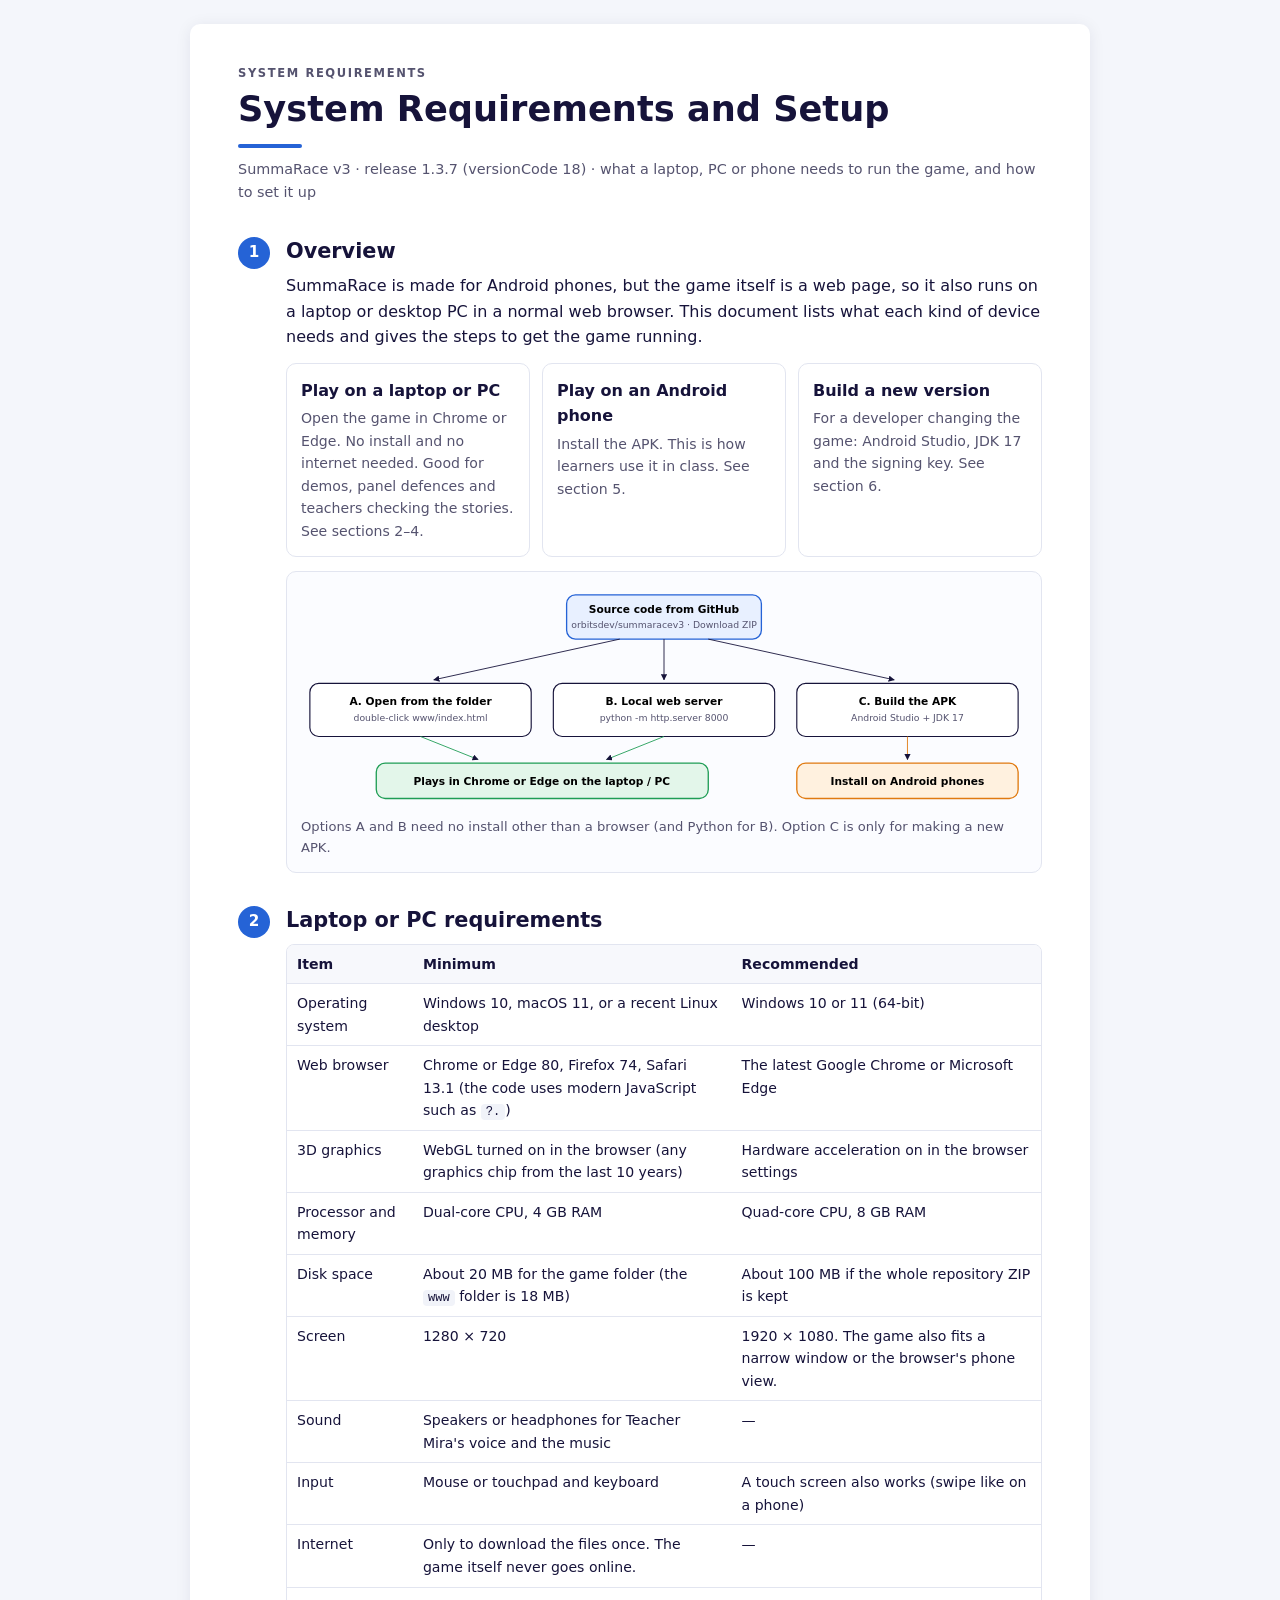
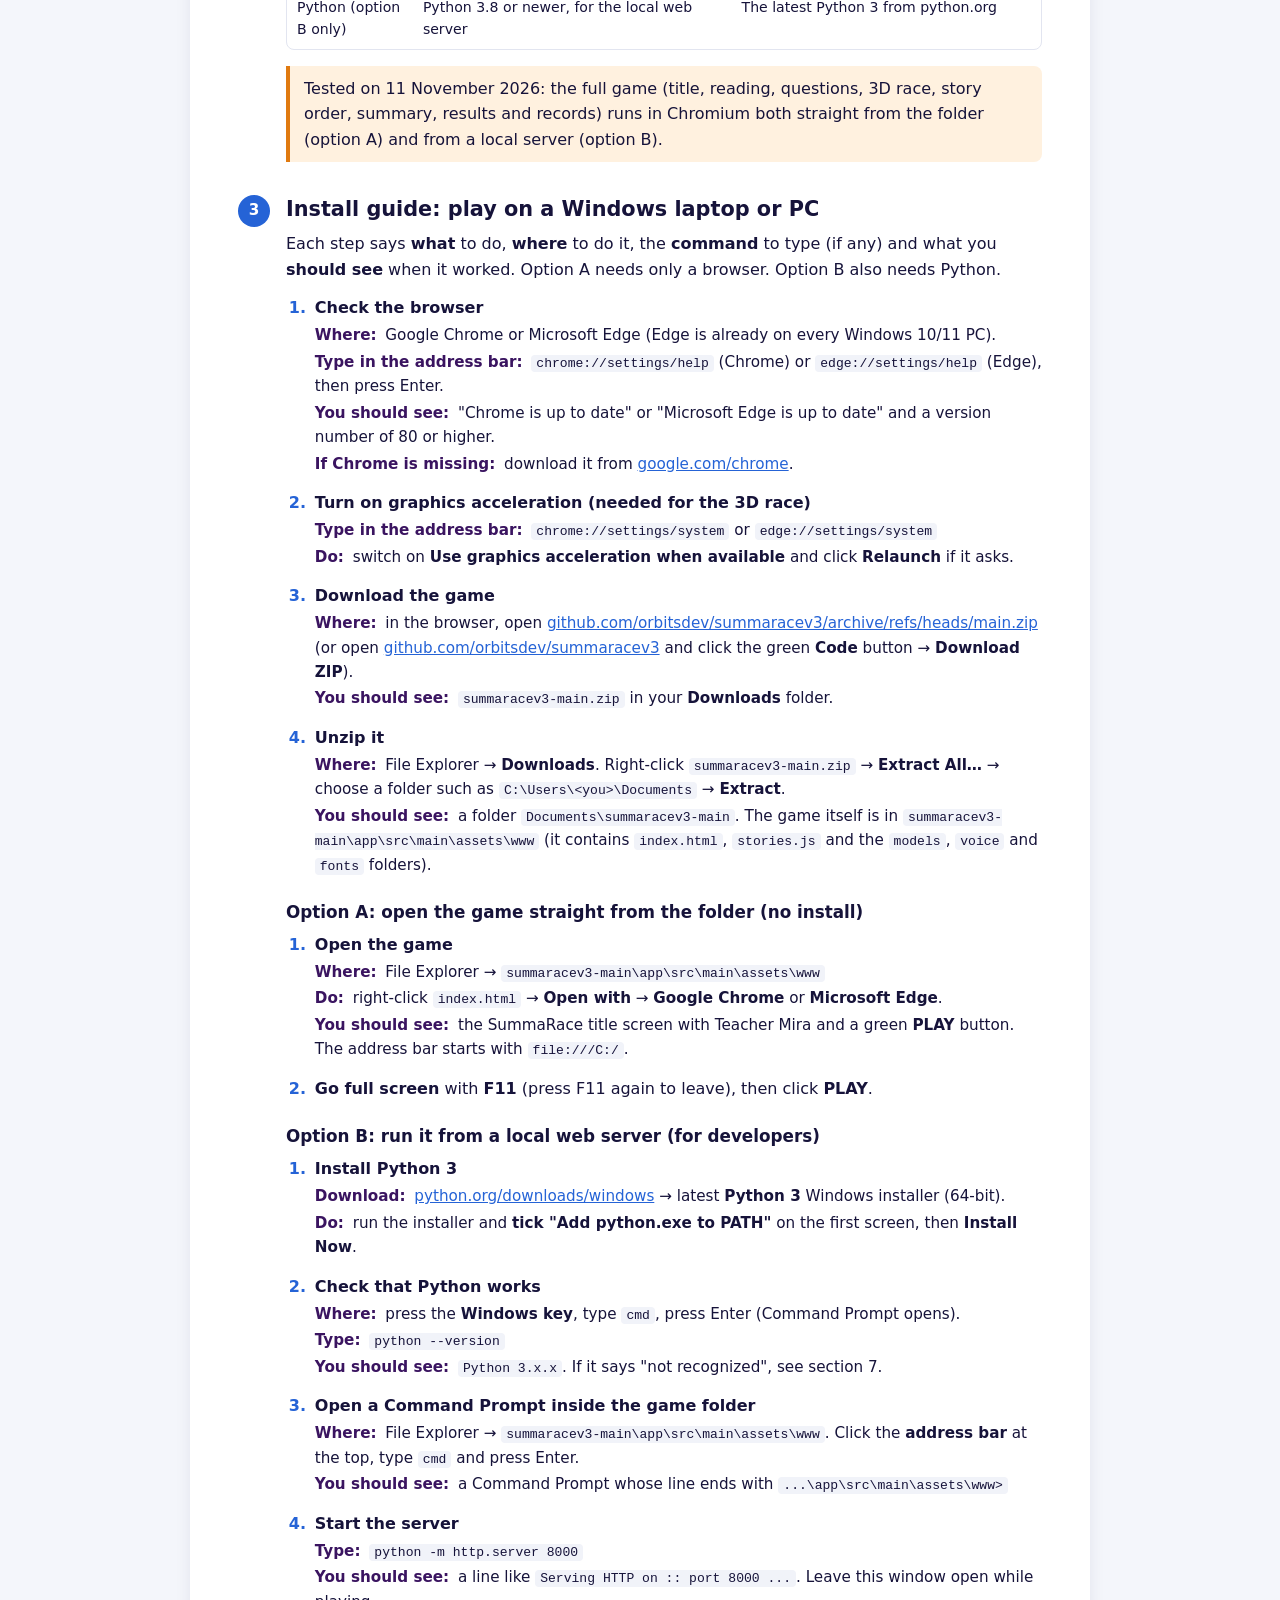
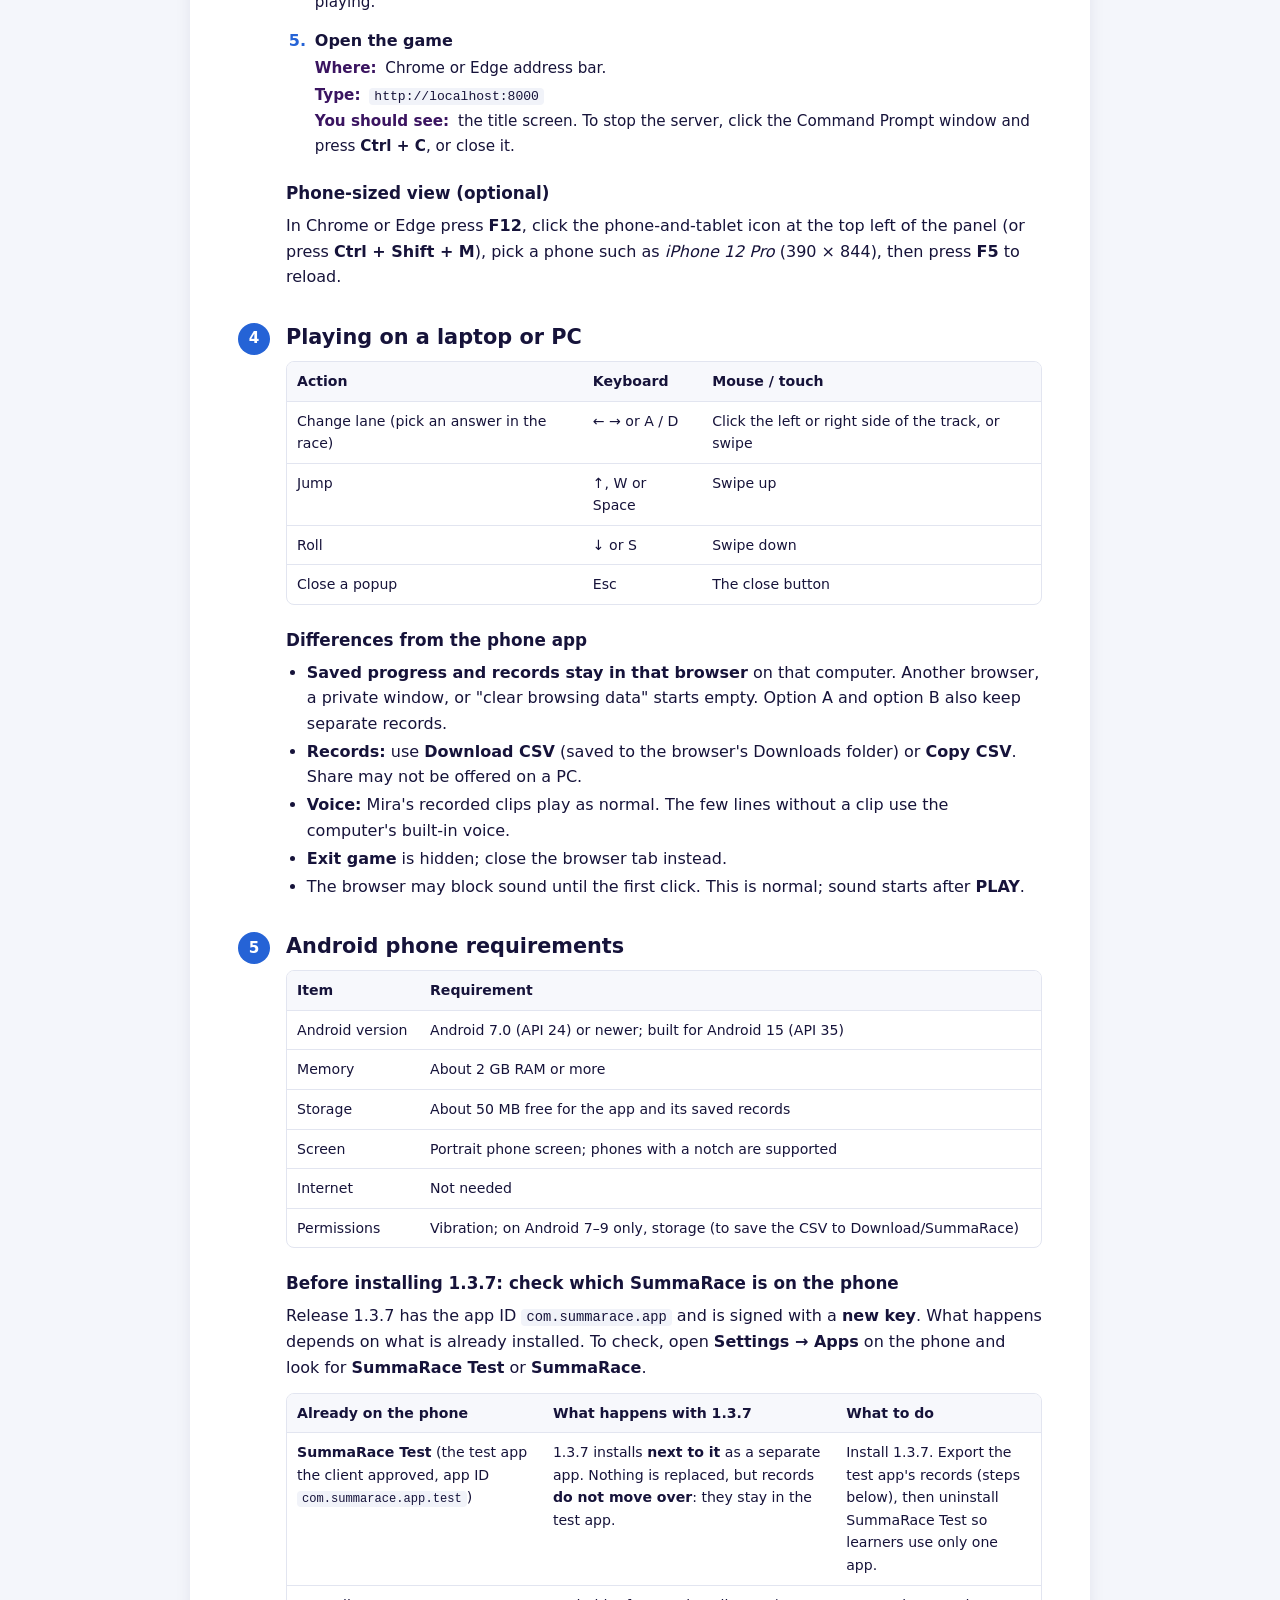
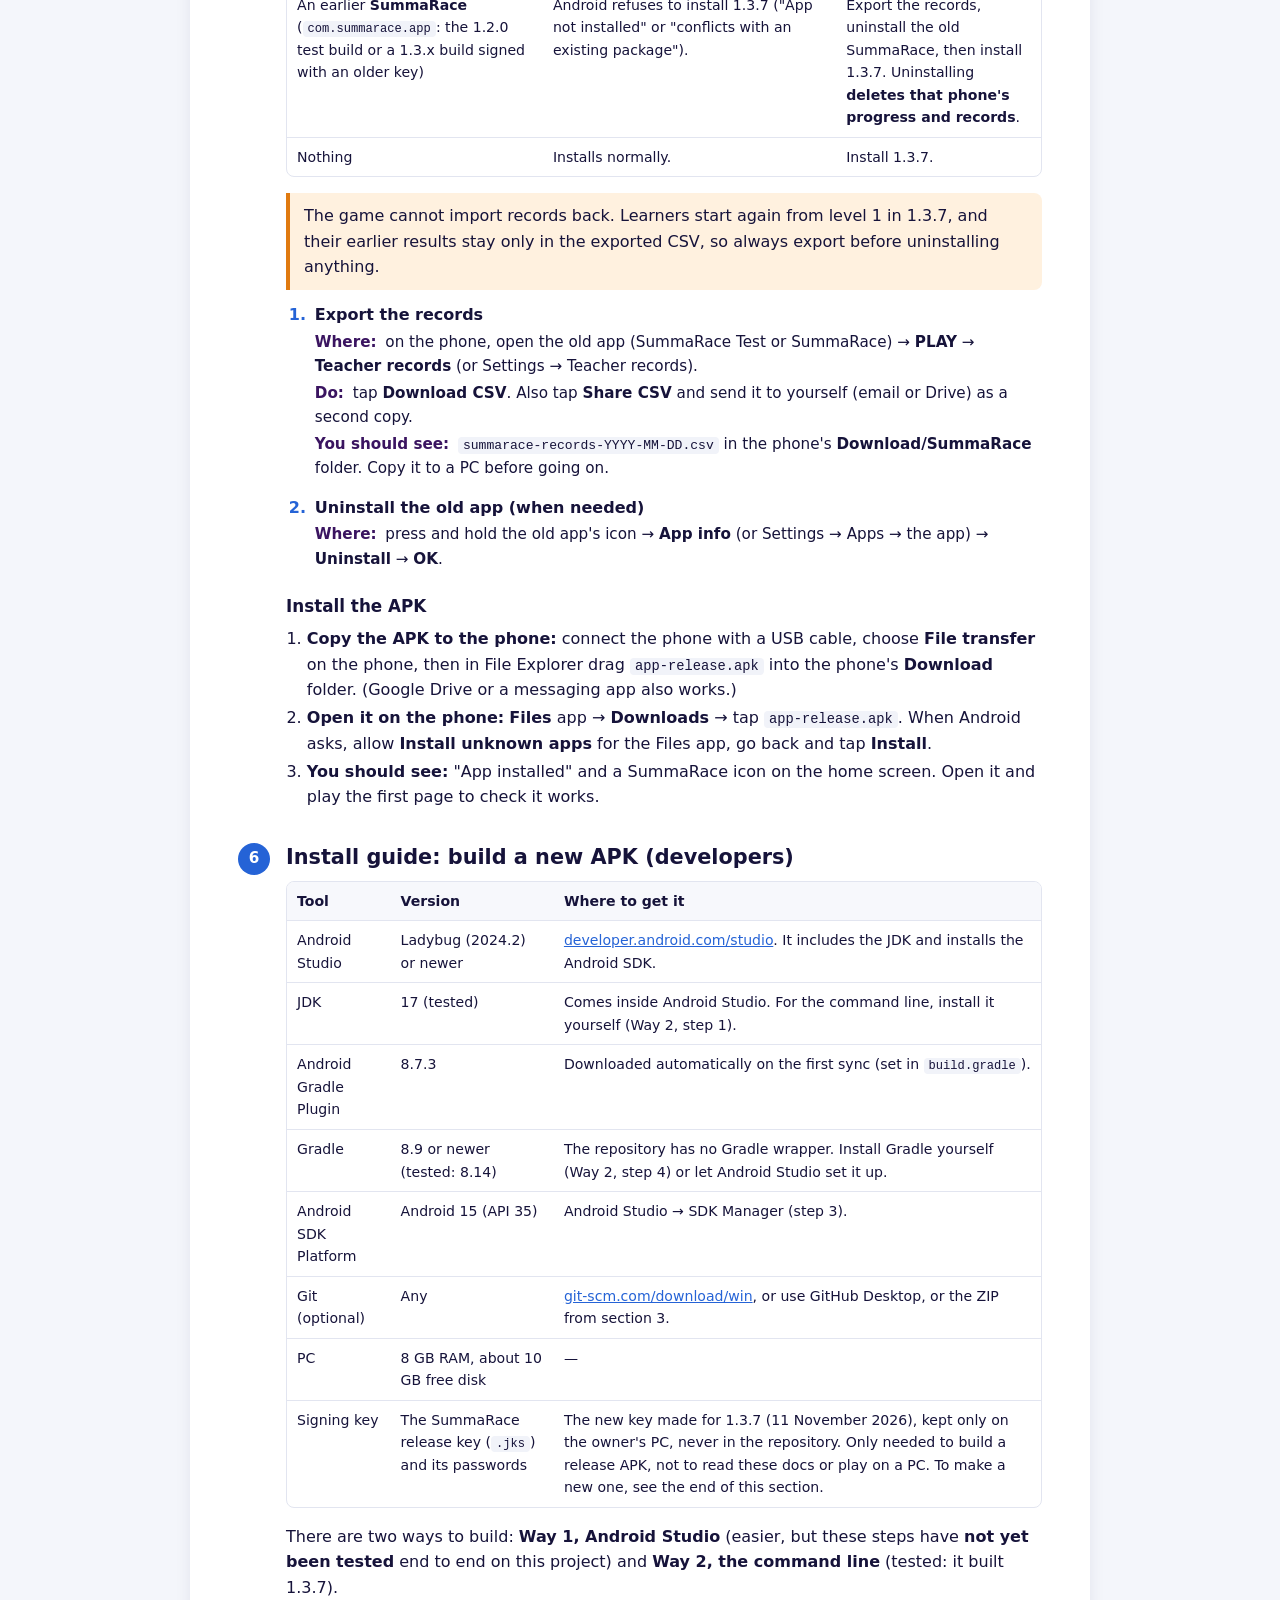
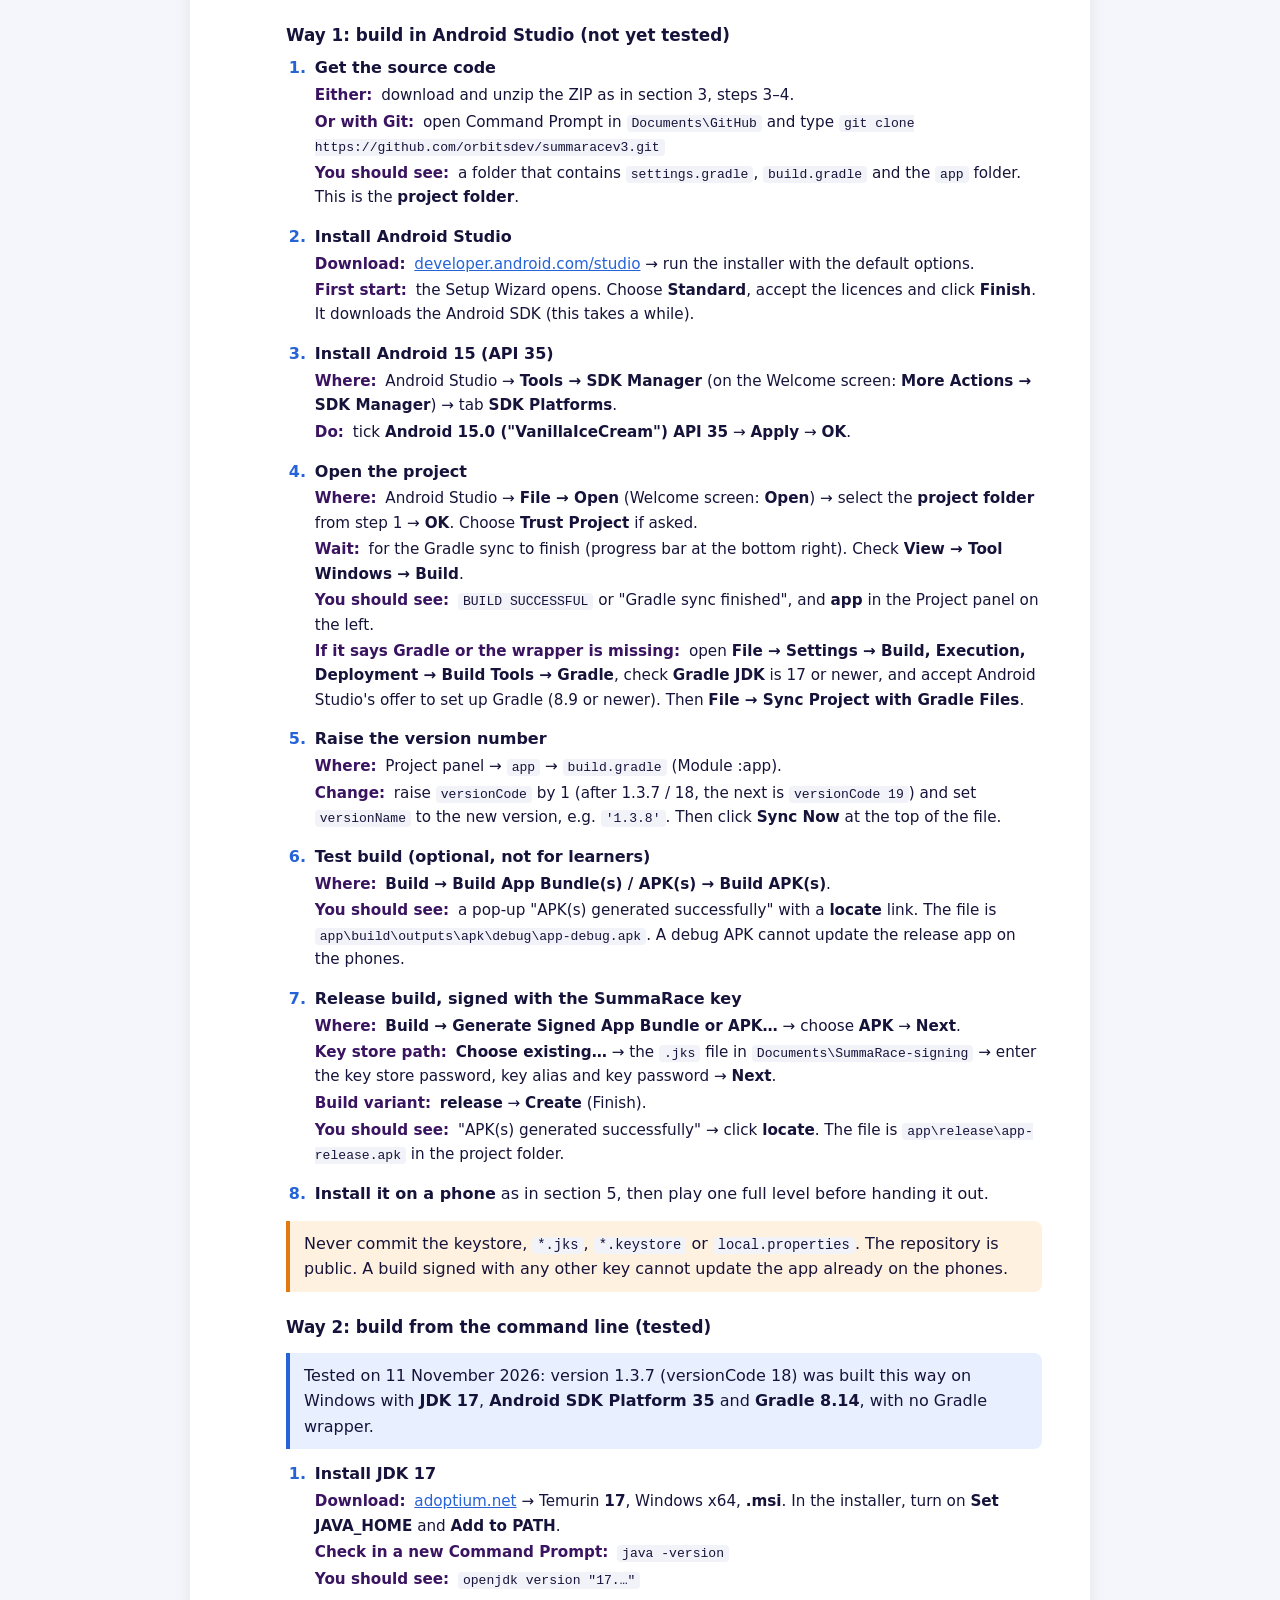
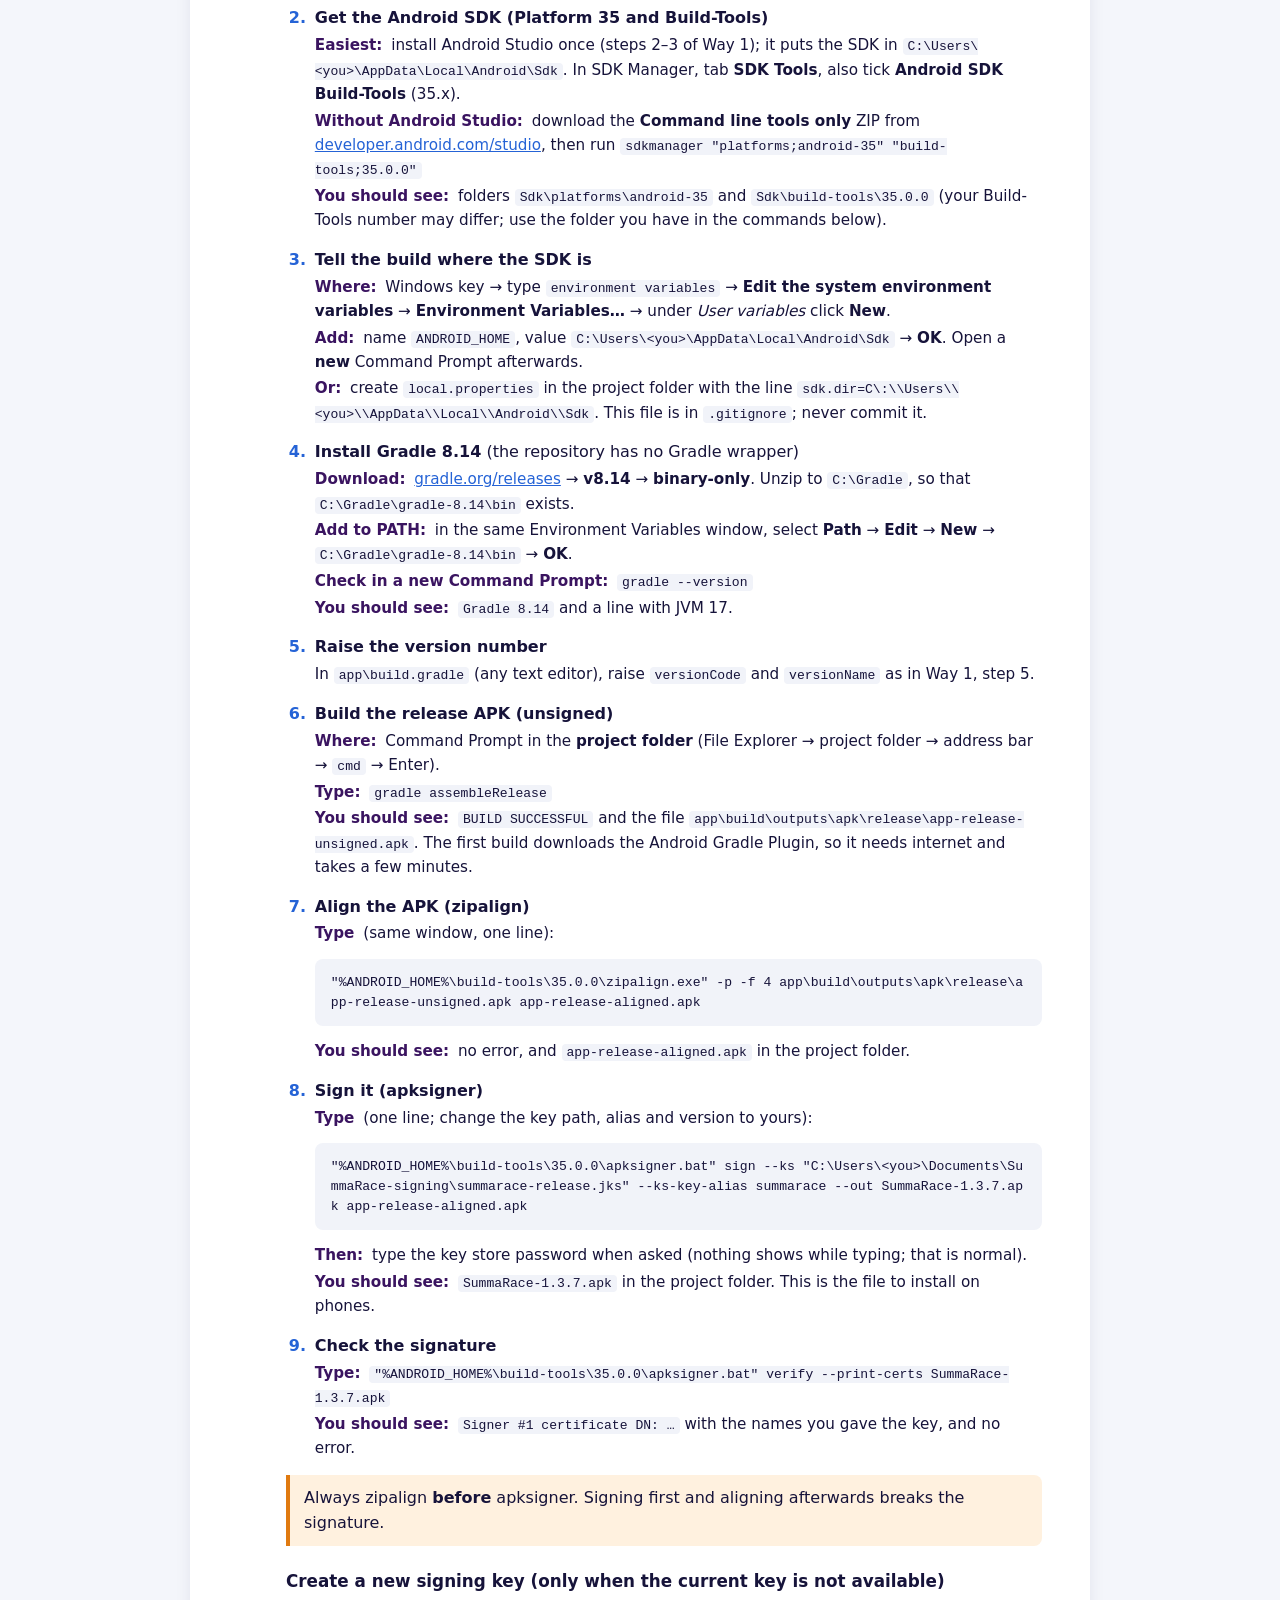
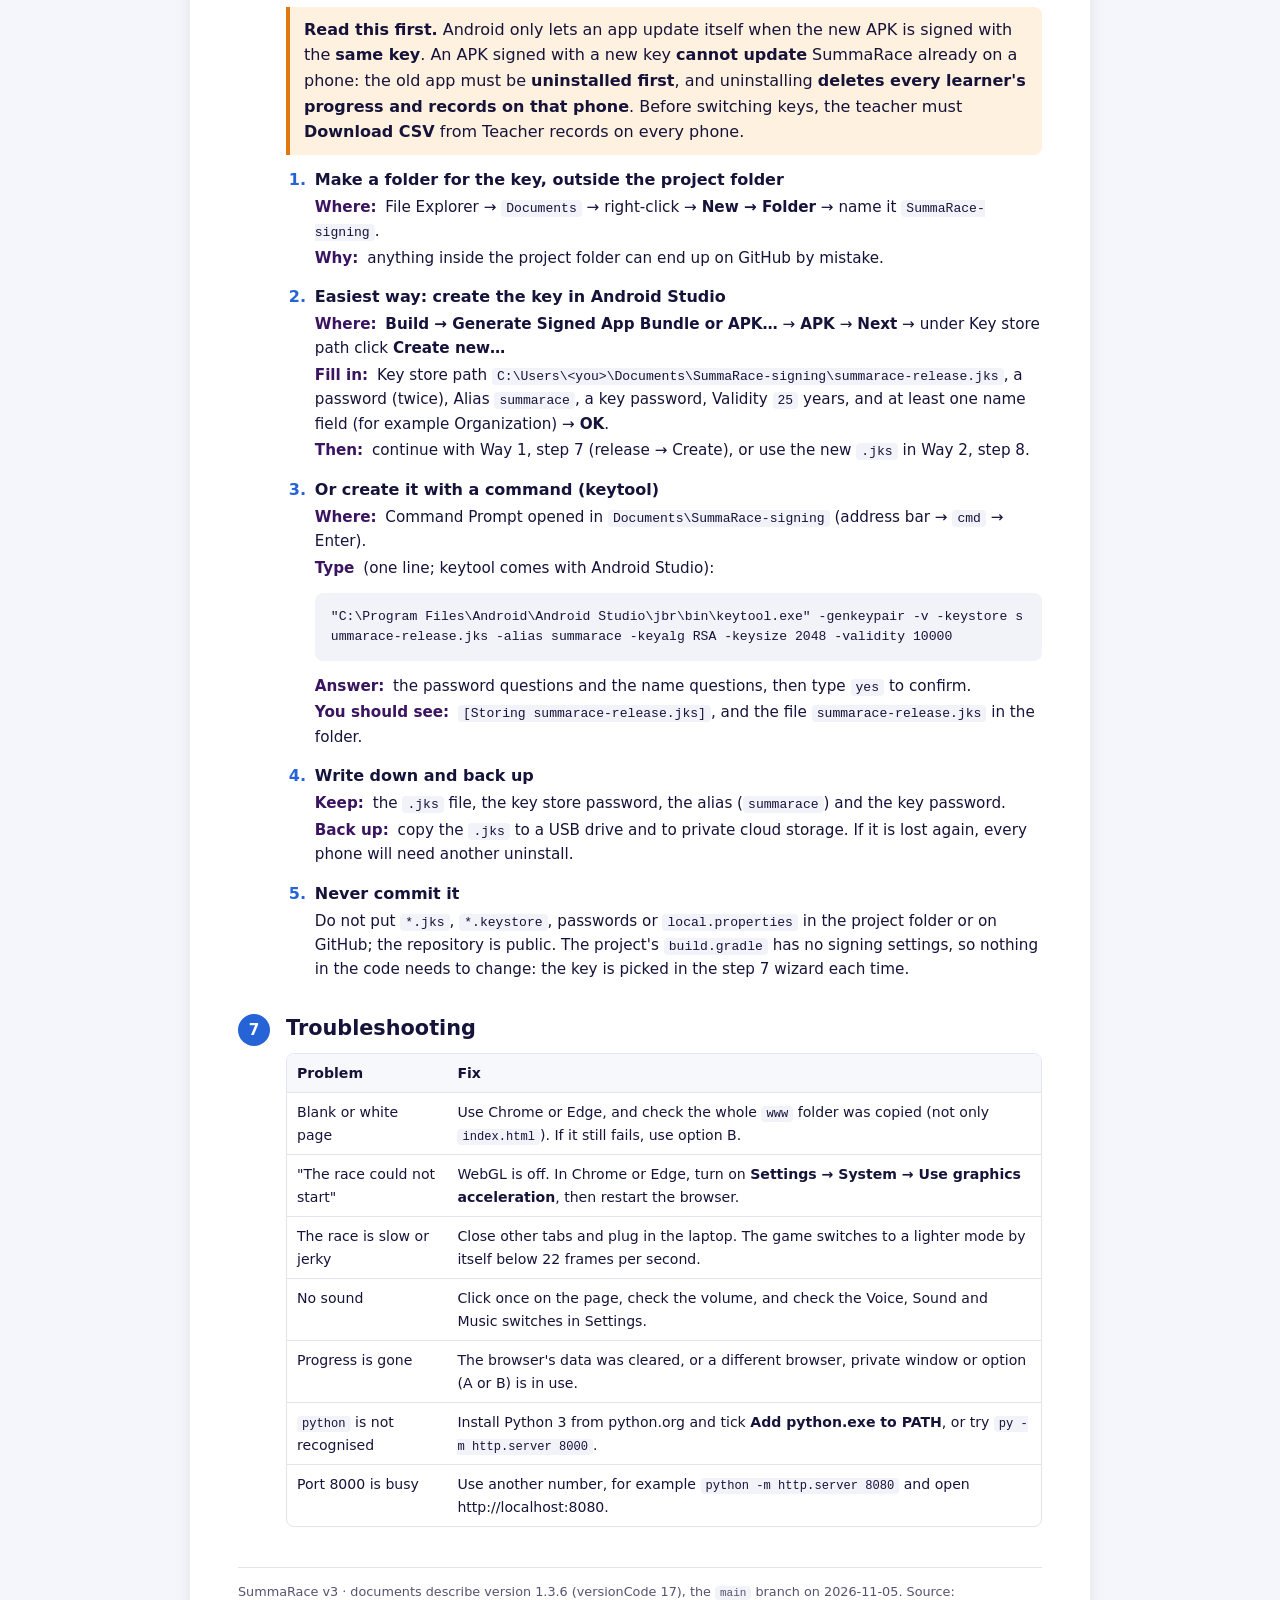
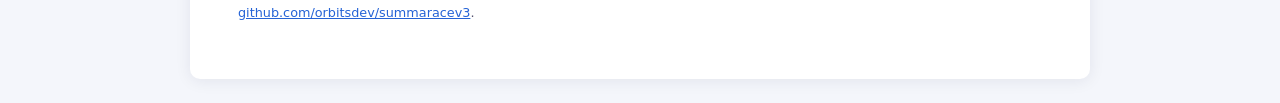
<file: docs/SummaRace-v3-System-Requirements.html>
<!doctype html>
<html lang="en">
<head>
<meta charset="utf-8">
<meta name="viewport" content="width=device-width, initial-scale=1">
<title>SummaRace v3 System Requirements</title>
<style>/* SummaRace docs: one shared stylesheet, no external files, so the pages work offline. */
:root{
  --ink:#16133a; --soft:#55536f; --rule:#e2e5f0; --paper:#fff; --bg:#f4f6fb;
  --blue:#2563d6; --blue-bg:#e8f0ff; --green:#1f9d55; --green-bg:#e3f6ea;
  --orange:#e07a10; --orange-bg:#fff1df; --red:#d6453b; --red-bg:#fde8e6; --plum:#3a1460;
  --code:#f1f3f9;
}
*{box-sizing:border-box}
html{-webkit-text-size-adjust:100%}
body{margin:0;background:var(--bg);color:var(--ink);font:16px/1.6 system-ui,-apple-system,"Segoe UI",Roboto,Helvetica,Arial,sans-serif}
.page{max-width:900px;margin:24px auto;background:var(--paper);padding:40px 48px 56px;border-radius:10px;box-shadow:0 2px 16px rgba(20,20,60,.08)}
@media (max-width:640px){.page{margin:0;border-radius:0;padding:24px 16px 40px}}
nav.top{max-width:900px;margin:16px auto 0;padding:0 16px;font-size:.9rem;display:flex;flex-wrap:wrap;gap:6px 14px}
nav.top a{color:var(--blue);text-decoration:none}
nav.top a[aria-current]{font-weight:700;color:var(--ink)}
.eyebrow{font-size:.72rem;letter-spacing:.14em;text-transform:uppercase;color:var(--soft);font-weight:700}
h1{font-size:2.2rem;line-height:1.15;margin:.2em 0 .1em}
h1::after{content:"";display:block;width:64px;height:4px;background:var(--blue);border-radius:2px;margin-top:14px}
.meta{color:var(--soft);font-size:.9rem;margin:10px 0 28px}
section.num{position:relative;padding-left:48px;margin:34px 0}
section.num>h2{font-size:1.3rem;margin:0 0 8px;line-height:1.3}
section.num>h2 .n{position:absolute;left:0;top:-1px;width:32px;height:32px;border-radius:50%;background:var(--blue);color:#fff;font-size:.95rem;display:grid;place-items:center}
@media (max-width:640px){section.num{padding-left:0}section.num>h2 .n{position:static;display:inline-grid;margin-right:8px;vertical-align:middle}}
h3{font-size:1.05rem;margin:22px 0 6px}
p{margin:.4em 0 .8em}
ul,ol{padding-left:1.3em;margin:.3em 0 .9em}
li{margin:.15em 0}
a{color:var(--blue)}
code{background:var(--code);padding:1px 5px;border-radius:4px;font:.86em/1.4 ui-monospace,Menlo,Consolas,monospace;word-break:break-word}
pre{background:var(--code);padding:14px 16px;border-radius:8px;overflow-x:auto;font:.82rem/1.5 ui-monospace,Menlo,Consolas,monospace}
.tw{overflow-x:auto;margin:10px 0 16px;border:1px solid var(--rule);border-radius:8px}
table{border-collapse:collapse;width:100%;font-size:.88rem}
th,td{text-align:left;vertical-align:top;padding:8px 10px;border-bottom:1px solid var(--rule)}
th{background:#f7f8fc;font-weight:700;white-space:nowrap}
tr:last-child td{border-bottom:0}
.tag{display:inline-block;font-size:.72rem;font-weight:700;padding:1px 8px;border-radius:999px;background:var(--blue-bg);color:var(--blue);white-space:nowrap}
.tag.g{background:var(--green-bg);color:var(--green)}.tag.o{background:var(--orange-bg);color:var(--orange)}.tag.r{background:var(--red-bg);color:var(--red)}
.note{border-left:4px solid var(--orange);background:var(--orange-bg);padding:10px 14px;border-radius:0 8px 8px 0;margin:12px 0}
.note.b{border-color:var(--blue);background:var(--blue-bg)}
.fig{margin:14px 0 18px;padding:14px;border:1px solid var(--rule);border-radius:10px;background:#fbfcff;overflow-x:auto}
.fig svg{display:block;width:100%;height:auto;min-width:560px}
.fig figcaption{font-size:.82rem;color:var(--soft);margin-top:8px}
.grid{display:grid;grid-template-columns:repeat(auto-fill,minmax(190px,1fr));gap:12px;margin:12px 0}
.card{border:1px solid var(--rule);border-radius:10px;padding:14px;background:#fff}
.card h4{margin:0 0 4px;font-size:1rem}
.card p{margin:0;font-size:.88rem;color:var(--soft)}
.sw{display:flex;flex-wrap:wrap;gap:10px;margin:10px 0}
.sw div{width:112px;font-size:.76rem;color:var(--soft)}
.sw i{display:block;height:54px;border-radius:8px;border:1px solid rgba(0,0,0,.12);margin-bottom:4px}
.sw b{display:block;color:var(--ink);font-size:.8rem}
footer{margin-top:40px;padding-top:14px;border-top:1px solid var(--rule);font-size:.8rem;color:var(--soft)}
@media print{body{background:#fff}.page{box-shadow:none;margin:0;max-width:none}nav.top{display:none}}
/* step-by-step install guides */
ol.steps{padding-left:1.6em}
ol.steps>li{margin:.2em 0 .9em;padding-left:.2em}
ol.steps>li::marker{font-weight:700;color:var(--blue)}
ol.steps .kv{display:block;margin:.15em 0;font-size:.95em}
ol.steps .kv>i:first-child{font-style:normal;font-weight:700;color:var(--plum);margin-right:4px}
@media print{ol.steps>li{break-inside:avoid}}
pre{white-space:pre-wrap;word-break:break-all}
</style>
</head>
<body>

<main class="page">
<!--title:System Requirements and Setup-->
<div class="eyebrow">System requirements</div>
<h1>System Requirements and Setup</h1>
<p class="meta">SummaRace v3 · release 1.3.7 (versionCode 18) · what a laptop, PC or phone needs to run the game, and how to set it up</p>

<section class="num"><h2><span class="n">1</span>Overview</h2>
<p>SummaRace is made for Android phones, but the game itself is a web page, so it also runs on a laptop or desktop PC in a normal web browser. This document lists what each kind of device needs and gives the steps to get the game running.</p>
<div class="grid">
<div class="card"><h4>Play on a laptop or PC</h4><p>Open the game in Chrome or Edge. No install and no internet needed. Good for demos, panel defences and teachers checking the stories. See sections 2–4.</p></div>
<div class="card"><h4>Play on an Android phone</h4><p>Install the APK. This is how learners use it in class. See section 5.</p></div>
<div class="card"><h4>Build a new version</h4><p>For a developer changing the game: Android Studio, JDK 17 and the signing key. See section 6.</p></div>
</div>
<div class="fig"><svg viewBox="0 0 820 250" role="img" aria-label="Three ways to run SummaRace">
<defs><marker id="rq" viewBox="0 0 10 10" refX="9" refY="5" markerWidth="7" markerHeight="7" orient="auto"><path d="M0 0L10 5L0 10z" fill="#16133a"/></marker></defs>
<g font-family="system-ui,sans-serif" font-size="12" text-anchor="middle">
<rect x="300" y="10" width="220" height="50" rx="10" fill="#e8f0ff" stroke="#2563d6" stroke-width="1.5"/>
<text x="410" y="31" font-weight="700">Source code from GitHub</text><text x="410" y="48" font-size="10.5" fill="#55536f">orbitsdev/summaracev3 · Download ZIP</text>
<g fill="#fff" stroke="#16133a" stroke-width="1.3">
<rect x="10" y="110" width="250" height="60" rx="10"/><rect x="285" y="110" width="250" height="60" rx="10"/><rect x="560" y="110" width="250" height="60" rx="10"/></g>
<text x="135" y="134" font-weight="700">A. Open from the folder</text><text x="135" y="152" font-size="10.5" fill="#55536f">double-click www/index.html</text>
<text x="410" y="134" font-weight="700">B. Local web server</text><text x="410" y="152" font-size="10.5" fill="#55536f">python -m http.server 8000</text>
<text x="685" y="134" font-weight="700">C. Build the APK</text><text x="685" y="152" font-size="10.5" fill="#55536f">Android Studio + JDK 17</text>
<path d="M360 60 L150 106" stroke="#16133a" fill="none" marker-end="url(#rq)"/><path d="M410 60 L410 106" stroke="#16133a" fill="none" marker-end="url(#rq)"/><path d="M460 60 L670 106" stroke="#16133a" fill="none" marker-end="url(#rq)"/>
<rect x="85" y="200" width="375" height="40" rx="10" fill="#e3f6ea" stroke="#1f9d55" stroke-width="1.5"/>
<text x="272" y="225" font-weight="700">Plays in Chrome or Edge on the laptop / PC</text>
<rect x="560" y="200" width="250" height="40" rx="10" fill="#fff1df" stroke="#e07a10" stroke-width="1.5"/>
<text x="685" y="225" font-weight="700">Install on Android phones</text>
<path d="M135 170 L200 196" stroke="#1f9d55" fill="none" marker-end="url(#rq)"/><path d="M410 170 L345 196" stroke="#1f9d55" fill="none" marker-end="url(#rq)"/><path d="M685 170 L685 196" stroke="#e07a10" fill="none" marker-end="url(#rq)"/>
</g></svg><figcaption>Options A and B need no install other than a browser (and Python for B). Option C is only for making a new APK.</figcaption></div>
</section>

<section class="num"><h2><span class="n">2</span>Laptop or PC requirements</h2>
<div class="tw"><table>
<tr><th>Item</th><th>Minimum</th><th>Recommended</th></tr>
<tr><td>Operating system</td><td>Windows 10, macOS 11, or a recent Linux desktop</td><td>Windows 10 or 11 (64-bit)</td></tr>
<tr><td>Web browser</td><td>Chrome or Edge 80, Firefox 74, Safari 13.1 (the code uses modern JavaScript such as <code>?.</code>)</td><td>The latest Google Chrome or Microsoft Edge</td></tr>
<tr><td>3D graphics</td><td>WebGL turned on in the browser (any graphics chip from the last 10 years)</td><td>Hardware acceleration on in the browser settings</td></tr>
<tr><td>Processor and memory</td><td>Dual-core CPU, 4 GB RAM</td><td>Quad-core CPU, 8 GB RAM</td></tr>
<tr><td>Disk space</td><td>About 20 MB for the game folder (the <code>www</code> folder is 18 MB)</td><td>About 100 MB if the whole repository ZIP is kept</td></tr>
<tr><td>Screen</td><td>1280 × 720</td><td>1920 × 1080. The game also fits a narrow window or the browser's phone view.</td></tr>
<tr><td>Sound</td><td>Speakers or headphones for Teacher Mira's voice and the music</td><td>—</td></tr>
<tr><td>Input</td><td>Mouse or touchpad and keyboard</td><td>A touch screen also works (swipe like on a phone)</td></tr>
<tr><td>Internet</td><td>Only to download the files once. The game itself never goes online.</td><td>—</td></tr>
<tr><td>Python (option B only)</td><td>Python 3.8 or newer, for the local web server</td><td>The latest Python 3 from python.org</td></tr>
</table></div>
<p class="note">Tested on 11 November 2026: the full game (title, reading, questions, 3D race, story order, summary, results and records) runs in Chromium both straight from the folder (option A) and from a local server (option B).</p>
</section>

<section class="num"><h2><span class="n">3</span>Install guide: play on a Windows laptop or PC</h2>
<p>Each step says <b>what</b> to do, <b>where</b> to do it, the <b>command</b> to type (if any) and what you <b>should see</b> when it worked. Option A needs only a browser. Option B also needs Python.</p>
<ol class="steps">
<li><b>Check the browser</b>
<span class="kv"><i>Where:</i> Google Chrome or Microsoft Edge (Edge is already on every Windows 10/11 PC).</span>
<span class="kv"><i>Type in the address bar:</i> <code>chrome://settings/help</code> (Chrome) or <code>edge://settings/help</code> (Edge), then press Enter.</span>
<span class="kv"><i>You should see:</i> "Chrome is up to date" or "Microsoft Edge is up to date" and a version number of 80 or higher.</span>
<span class="kv"><i>If Chrome is missing:</i> download it from <a href="https://www.google.com/chrome/">google.com/chrome</a>.</span></li>
<li><b>Turn on graphics acceleration (needed for the 3D race)</b>
<span class="kv"><i>Type in the address bar:</i> <code>chrome://settings/system</code> or <code>edge://settings/system</code></span>
<span class="kv"><i>Do:</i> switch on <b>Use graphics acceleration when available</b> and click <b>Relaunch</b> if it asks.</span></li>
<li><b>Download the game</b>
<span class="kv"><i>Where:</i> in the browser, open <a href="https://github.com/orbitsdev/summaracev3/archive/refs/heads/main.zip">github.com/orbitsdev/summaracev3/archive/refs/heads/main.zip</a> (or open <a href="https://github.com/orbitsdev/summaracev3">github.com/orbitsdev/summaracev3</a> and click the green <b>Code</b> button → <b>Download ZIP</b>).</span>
<span class="kv"><i>You should see:</i> <code>summaracev3-main.zip</code> in your <b>Downloads</b> folder.</span></li>
<li><b>Unzip it</b>
<span class="kv"><i>Where:</i> File Explorer → <b>Downloads</b>. Right-click <code>summaracev3-main.zip</code> → <b>Extract All…</b> → choose a folder such as <code>C:\Users\&lt;you&gt;\Documents</code> → <b>Extract</b>.</span>
<span class="kv"><i>You should see:</i> a folder <code>Documents\summaracev3-main</code>. The game itself is in <code>summaracev3-main\app\src\main\assets\www</code> (it contains <code>index.html</code>, <code>stories.js</code> and the <code>models</code>, <code>voice</code> and <code>fonts</code> folders).</span></li>
</ol>
<h3>Option A: open the game straight from the folder (no install)</h3>
<ol class="steps">
<li><b>Open the game</b>
<span class="kv"><i>Where:</i> File Explorer → <code>summaracev3-main\app\src\main\assets\www</code></span>
<span class="kv"><i>Do:</i> right-click <code>index.html</code> → <b>Open with</b> → <b>Google Chrome</b> or <b>Microsoft Edge</b>.</span>
<span class="kv"><i>You should see:</i> the SummaRace title screen with Teacher Mira and a green <b>PLAY</b> button. The address bar starts with <code>file:///C:/</code>.</span></li>
<li><b>Go full screen</b> with <b>F11</b> (press F11 again to leave), then click <b>PLAY</b>.</li>
</ol>
<h3>Option B: run it from a local web server (for developers)</h3>
<ol class="steps">
<li><b>Install Python 3</b>
<span class="kv"><i>Download:</i> <a href="https://www.python.org/downloads/windows/">python.org/downloads/windows</a> → latest <b>Python 3</b> Windows installer (64-bit).</span>
<span class="kv"><i>Do:</i> run the installer and <b>tick "Add python.exe to PATH"</b> on the first screen, then <b>Install Now</b>.</span></li>
<li><b>Check that Python works</b>
<span class="kv"><i>Where:</i> press the <b>Windows key</b>, type <code>cmd</code>, press Enter (Command Prompt opens).</span>
<span class="kv"><i>Type:</i> <code>python --version</code></span>
<span class="kv"><i>You should see:</i> <code>Python 3.x.x</code>. If it says "not recognized", see section 7.</span></li>
<li><b>Open a Command Prompt inside the game folder</b>
<span class="kv"><i>Where:</i> File Explorer → <code>summaracev3-main\app\src\main\assets\www</code>. Click the <b>address bar</b> at the top, type <code>cmd</code> and press Enter.</span>
<span class="kv"><i>You should see:</i> a Command Prompt whose line ends with <code>...\app\src\main\assets\www&gt;</code></span></li>
<li><b>Start the server</b>
<span class="kv"><i>Type:</i> <code>python -m http.server 8000</code></span>
<span class="kv"><i>You should see:</i> a line like <code>Serving HTTP on :: port 8000 ...</code>. Leave this window open while playing.</span></li>
<li><b>Open the game</b>
<span class="kv"><i>Where:</i> Chrome or Edge address bar.</span>
<span class="kv"><i>Type:</i> <code>http://localhost:8000</code></span>
<span class="kv"><i>You should see:</i> the title screen. To stop the server, click the Command Prompt window and press <b>Ctrl + C</b>, or close it.</span></li>
</ol>
<h3>Phone-sized view (optional)</h3>
<p>In Chrome or Edge press <b>F12</b>, click the phone-and-tablet icon at the top left of the panel (or press <b>Ctrl + Shift + M</b>), pick a phone such as <i>iPhone 12 Pro</i> (390 × 844), then press <b>F5</b> to reload.</p>
</section>

<section class="num"><h2><span class="n">4</span>Playing on a laptop or PC</h2>
<div class="tw"><table>
<tr><th>Action</th><th>Keyboard</th><th>Mouse / touch</th></tr>
<tr><td>Change lane (pick an answer in the race)</td><td>← → or A / D</td><td>Click the left or right side of the track, or swipe</td></tr>
<tr><td>Jump</td><td>↑, W or Space</td><td>Swipe up</td></tr>
<tr><td>Roll</td><td>↓ or S</td><td>Swipe down</td></tr>
<tr><td>Close a popup</td><td>Esc</td><td>The close button</td></tr>
</table></div>
<h3>Differences from the phone app</h3>
<ul>
<li><b>Saved progress and records stay in that browser</b> on that computer. Another browser, a private window, or "clear browsing data" starts empty. Option A and option B also keep separate records.</li>
<li><b>Records:</b> use <b>Download CSV</b> (saved to the browser's Downloads folder) or <b>Copy CSV</b>. Share may not be offered on a PC.</li>
<li><b>Voice:</b> Mira's recorded clips play as normal. The few lines without a clip use the computer's built-in voice.</li>
<li><b>Exit game</b> is hidden; close the browser tab instead.</li>
<li>The browser may block sound until the first click. This is normal; sound starts after <b>PLAY</b>.</li>
</ul>
</section>

<section class="num"><h2><span class="n">5</span>Android phone requirements</h2>
<div class="tw"><table>
<tr><th>Item</th><th>Requirement</th></tr>
<tr><td>Android version</td><td>Android 7.0 (API 24) or newer; built for Android 15 (API 35)</td></tr>
<tr><td>Memory</td><td>About 2 GB RAM or more</td></tr>
<tr><td>Storage</td><td>About 50 MB free for the app and its saved records</td></tr>
<tr><td>Screen</td><td>Portrait phone screen; phones with a notch are supported</td></tr>
<tr><td>Internet</td><td>Not needed</td></tr>
<tr><td>Permissions</td><td>Vibration; on Android 7–9 only, storage (to save the CSV to Download/SummaRace)</td></tr>
</table></div>
<h3>Before installing 1.3.7: check which SummaRace is on the phone</h3>
<p>Release 1.3.7 has the app ID <code>com.summarace.app</code> and is signed with a <b>new key</b>. What happens depends on what is already installed. To check, open <b>Settings → Apps</b> on the phone and look for <b>SummaRace Test</b> or <b>SummaRace</b>.</p>
<div class="tw"><table>
<tr><th>Already on the phone</th><th>What happens with 1.3.7</th><th>What to do</th></tr>
<tr><td><b>SummaRace Test</b> (the test app the client approved, app ID <code>com.summarace.app.test</code>)</td><td>1.3.7 installs <b>next to it</b> as a separate app. Nothing is replaced, but records <b>do not move over</b>: they stay in the test app.</td><td>Install 1.3.7. Export the test app's records (steps below), then uninstall SummaRace Test so learners use only one app.</td></tr>
<tr><td>An earlier <b>SummaRace</b> (<code>com.summarace.app</code>: the 1.2.0 test build or a 1.3.x build signed with an older key)</td><td>Android refuses to install 1.3.7 ("App not installed" or "conflicts with an existing package").</td><td>Export the records, uninstall the old SummaRace, then install 1.3.7. Uninstalling <b>deletes that phone's progress and records</b>.</td></tr>
<tr><td>Nothing</td><td>Installs normally.</td><td>Install 1.3.7.</td></tr>
</table></div>
<p class="note">The game cannot import records back. Learners start again from level 1 in 1.3.7, and their earlier results stay only in the exported CSV, so always export before uninstalling anything.</p>
<ol class="steps">
<li><b>Export the records</b>
<span class="kv"><i>Where:</i> on the phone, open the old app (SummaRace Test or SummaRace) → <b>PLAY</b> → <b>Teacher records</b> (or Settings → Teacher records).</span>
<span class="kv"><i>Do:</i> tap <b>Download CSV</b>. Also tap <b>Share CSV</b> and send it to yourself (email or Drive) as a second copy.</span>
<span class="kv"><i>You should see:</i> <code>summarace-records-YYYY-MM-DD.csv</code> in the phone's <b>Download/SummaRace</b> folder. Copy it to a PC before going on.</span></li>
<li><b>Uninstall the old app (when needed)</b>
<span class="kv"><i>Where:</i> press and hold the old app's icon → <b>App info</b> (or Settings → Apps → the app) → <b>Uninstall</b> → <b>OK</b>.</span></li>
</ol>
<h3>Install the APK</h3>
<ol>
<li><b>Copy the APK to the phone:</b> connect the phone with a USB cable, choose <b>File transfer</b> on the phone, then in File Explorer drag <code>app-release.apk</code> into the phone's <b>Download</b> folder. (Google Drive or a messaging app also works.)</li>
<li><b>Open it on the phone:</b> <b>Files</b> app → <b>Downloads</b> → tap <code>app-release.apk</code>. When Android asks, allow <b>Install unknown apps</b> for the Files app, go back and tap <b>Install</b>.</li>
<li><b>You should see:</b> "App installed" and a SummaRace icon on the home screen. Open it and play the first page to check it works.</li>

</ol>
</section>

<section class="num"><h2><span class="n">6</span>Install guide: build a new APK (developers)</h2>
<div class="tw"><table>
<tr><th>Tool</th><th>Version</th><th>Where to get it</th></tr>
<tr><td>Android Studio</td><td>Ladybug (2024.2) or newer</td><td><a href="https://developer.android.com/studio">developer.android.com/studio</a>. It includes the JDK and installs the Android SDK.</td></tr>
<tr><td>JDK</td><td>17 (tested)</td><td>Comes inside Android Studio. For the command line, install it yourself (Way 2, step 1).</td></tr>
<tr><td>Android Gradle Plugin</td><td>8.7.3</td><td>Downloaded automatically on the first sync (set in <code>build.gradle</code>).</td></tr>
<tr><td>Gradle</td><td>8.9 or newer (tested: 8.14)</td><td>The repository has no Gradle wrapper. Install Gradle yourself (Way 2, step 4) or let Android Studio set it up.</td></tr>
<tr><td>Android SDK Platform</td><td>Android 15 (API 35)</td><td>Android Studio → SDK Manager (step 3).</td></tr>
<tr><td>Git (optional)</td><td>Any</td><td><a href="https://git-scm.com/download/win">git-scm.com/download/win</a>, or use GitHub Desktop, or the ZIP from section 3.</td></tr>
<tr><td>PC</td><td>8 GB RAM, about 10 GB free disk</td><td>—</td></tr>
<tr><td>Signing key</td><td>The SummaRace release key (<code>.jks</code>) and its passwords</td><td>The new key made for 1.3.7 (11 November 2026), kept only on the owner's PC, never in the repository. Only needed to build a release APK, not to read these docs or play on a PC. To make a new one, see the end of this section.</td></tr>
</table></div>
<p>There are two ways to build: <b>Way 1, Android Studio</b> (easier, but these steps have <b>not yet been tested</b> end to end on this project) and <b>Way 2, the command line</b> (tested: it built 1.3.7).</p>
<h3>Way 1: build in Android Studio (not yet tested)</h3>
<ol class="steps">
<li><b>Get the source code</b>
<span class="kv"><i>Either:</i> download and unzip the ZIP as in section 3, steps 3–4.</span>
<span class="kv"><i>Or with Git:</i> open Command Prompt in <code>Documents\GitHub</code> and type <code>git clone https://github.com/orbitsdev/summaracev3.git</code></span>
<span class="kv"><i>You should see:</i> a folder that contains <code>settings.gradle</code>, <code>build.gradle</code> and the <code>app</code> folder. This is the <b>project folder</b>.</span></li>
<li><b>Install Android Studio</b>
<span class="kv"><i>Download:</i> <a href="https://developer.android.com/studio">developer.android.com/studio</a> → run the installer with the default options.</span>
<span class="kv"><i>First start:</i> the Setup Wizard opens. Choose <b>Standard</b>, accept the licences and click <b>Finish</b>. It downloads the Android SDK (this takes a while).</span></li>
<li><b>Install Android 15 (API 35)</b>
<span class="kv"><i>Where:</i> Android Studio → <b>Tools → SDK Manager</b> (on the Welcome screen: <b>More Actions → SDK Manager</b>) → tab <b>SDK Platforms</b>.</span>
<span class="kv"><i>Do:</i> tick <b>Android 15.0 ("VanillaIceCream") API 35</b> → <b>Apply</b> → <b>OK</b>.</span></li>
<li><b>Open the project</b>
<span class="kv"><i>Where:</i> Android Studio → <b>File → Open</b> (Welcome screen: <b>Open</b>) → select the <b>project folder</b> from step 1 → <b>OK</b>. Choose <b>Trust Project</b> if asked.</span>
<span class="kv"><i>Wait:</i> for the Gradle sync to finish (progress bar at the bottom right). Check <b>View → Tool Windows → Build</b>.</span>
<span class="kv"><i>You should see:</i> <code>BUILD SUCCESSFUL</code> or "Gradle sync finished", and <b>app</b> in the Project panel on the left.</span>
<span class="kv"><i>If it says Gradle or the wrapper is missing:</i> open <b>File → Settings → Build, Execution, Deployment → Build Tools → Gradle</b>, check <b>Gradle JDK</b> is 17 or newer, and accept Android Studio's offer to set up Gradle (8.9 or newer). Then <b>File → Sync Project with Gradle Files</b>.</span></li>
<li><b>Raise the version number</b>
<span class="kv"><i>Where:</i> Project panel → <code>app</code> → <code>build.gradle</code> (Module :app).</span>
<span class="kv"><i>Change:</i> raise <code>versionCode</code> by 1 (after 1.3.7 / 18, the next is <code>versionCode 19</code>) and set <code>versionName</code> to the new version, e.g. <code>'1.3.8'</code>. Then click <b>Sync Now</b> at the top of the file.</span></li>
<li><b>Test build (optional, not for learners)</b>
<span class="kv"><i>Where:</i> <b>Build → Build App Bundle(s) / APK(s) → Build APK(s)</b>.</span>
<span class="kv"><i>You should see:</i> a pop-up "APK(s) generated successfully" with a <b>locate</b> link. The file is <code>app\build\outputs\apk\debug\app-debug.apk</code>. A debug APK cannot update the release app on the phones.</span></li>
<li><b>Release build, signed with the SummaRace key</b>
<span class="kv"><i>Where:</i> <b>Build → Generate Signed App Bundle or APK…</b> → choose <b>APK</b> → <b>Next</b>.</span>
<span class="kv"><i>Key store path:</i> <b>Choose existing…</b> → the <code>.jks</code> file in <code>Documents\SummaRace-signing</code> → enter the key store password, key alias and key password → <b>Next</b>.</span>
<span class="kv"><i>Build variant:</i> <b>release</b> → <b>Create</b> (Finish).</span>
<span class="kv"><i>You should see:</i> "APK(s) generated successfully" → click <b>locate</b>. The file is <code>app\release\app-release.apk</code> in the project folder.</span></li>
<li><b>Install it on a phone</b> as in section 5, then play one full level before handing it out.</li>
</ol>
<p class="note">Never commit the keystore, <code>*.jks</code>, <code>*.keystore</code> or <code>local.properties</code>. The repository is public. A build signed with any other key cannot update the app already on the phones.</p>
<h3>Way 2: build from the command line (tested)</h3>
<p class="note b">Tested on 11 November 2026: version 1.3.7 (versionCode 18) was built this way on Windows with <b>JDK 17</b>, <b>Android SDK Platform 35</b> and <b>Gradle 8.14</b>, with no Gradle wrapper.</p>
<ol class="steps">
<li><b>Install JDK 17</b>
<span class="kv"><i>Download:</i> <a href="https://adoptium.net/temurin/releases/?version=17">adoptium.net</a> → Temurin <b>17</b>, Windows x64, <b>.msi</b>. In the installer, turn on <b>Set JAVA_HOME</b> and <b>Add to PATH</b>.</span>
<span class="kv"><i>Check in a new Command Prompt:</i> <code>java -version</code></span>
<span class="kv"><i>You should see:</i> <code>openjdk version "17.…"</code></span></li>
<li><b>Get the Android SDK (Platform 35 and Build-Tools)</b>
<span class="kv"><i>Easiest:</i> install Android Studio once (steps 2–3 of Way 1); it puts the SDK in <code>C:\Users\&lt;you&gt;\AppData\Local\Android\Sdk</code>. In SDK Manager, tab <b>SDK Tools</b>, also tick <b>Android SDK Build-Tools</b> (35.x).</span>
<span class="kv"><i>Without Android Studio:</i> download the <b>Command line tools only</b> ZIP from <a href="https://developer.android.com/studio#command-line-tools-only">developer.android.com/studio</a>, then run <code>sdkmanager "platforms;android-35" "build-tools;35.0.0"</code></span>
<span class="kv"><i>You should see:</i> folders <code>Sdk\platforms\android-35</code> and <code>Sdk\build-tools\35.0.0</code> (your Build-Tools number may differ; use the folder you have in the commands below).</span></li>
<li><b>Tell the build where the SDK is</b>
<span class="kv"><i>Where:</i> Windows key → type <code>environment variables</code> → <b>Edit the system environment variables</b> → <b>Environment Variables…</b> → under <i>User variables</i> click <b>New</b>.</span>
<span class="kv"><i>Add:</i> name <code>ANDROID_HOME</code>, value <code>C:\Users\&lt;you&gt;\AppData\Local\Android\Sdk</code> → <b>OK</b>. Open a <b>new</b> Command Prompt afterwards.</span>
<span class="kv"><i>Or:</i> create <code>local.properties</code> in the project folder with the line <code>sdk.dir=C\:\\Users\\&lt;you&gt;\\AppData\\Local\\Android\\Sdk</code>. This file is in <code>.gitignore</code>; never commit it.</span></li>
<li><b>Install Gradle 8.14</b> (the repository has no Gradle wrapper)
<span class="kv"><i>Download:</i> <a href="https://gradle.org/releases/">gradle.org/releases</a> → <b>v8.14</b> → <b>binary-only</b>. Unzip to <code>C:\Gradle</code>, so that <code>C:\Gradle\gradle-8.14\bin</code> exists.</span>
<span class="kv"><i>Add to PATH:</i> in the same Environment Variables window, select <b>Path</b> → <b>Edit</b> → <b>New</b> → <code>C:\Gradle\gradle-8.14\bin</code> → <b>OK</b>.</span>
<span class="kv"><i>Check in a new Command Prompt:</i> <code>gradle --version</code></span>
<span class="kv"><i>You should see:</i> <code>Gradle 8.14</code> and a line with JVM 17.</span></li>
<li><b>Raise the version number</b>
<span class="kv">In <code>app\build.gradle</code> (any text editor), raise <code>versionCode</code> and <code>versionName</code> as in Way 1, step 5.</span></li>
<li><b>Build the release APK (unsigned)</b>
<span class="kv"><i>Where:</i> Command Prompt in the <b>project folder</b> (File Explorer → project folder → address bar → <code>cmd</code> → Enter).</span>
<span class="kv"><i>Type:</i> <code>gradle assembleRelease</code></span>
<span class="kv"><i>You should see:</i> <code>BUILD SUCCESSFUL</code> and the file <code>app\build\outputs\apk\release\app-release-unsigned.apk</code>. The first build downloads the Android Gradle Plugin, so it needs internet and takes a few minutes.</span></li>
<li><b>Align the APK (zipalign)</b>
<span class="kv"><i>Type</i> (same window, one line):</span>
<pre>"%ANDROID_HOME%\build-tools\35.0.0\zipalign.exe" -p -f 4 app\build\outputs\apk\release\app-release-unsigned.apk app-release-aligned.apk</pre>
<span class="kv"><i>You should see:</i> no error, and <code>app-release-aligned.apk</code> in the project folder.</span></li>
<li><b>Sign it (apksigner)</b>
<span class="kv"><i>Type</i> (one line; change the key path, alias and version to yours):</span>
<pre>"%ANDROID_HOME%\build-tools\35.0.0\apksigner.bat" sign --ks "C:\Users\&lt;you&gt;\Documents\SummaRace-signing\summarace-release.jks" --ks-key-alias summarace --out SummaRace-1.3.7.apk app-release-aligned.apk</pre>
<span class="kv"><i>Then:</i> type the key store password when asked (nothing shows while typing; that is normal).</span>
<span class="kv"><i>You should see:</i> <code>SummaRace-1.3.7.apk</code> in the project folder. This is the file to install on phones.</span></li>
<li><b>Check the signature</b>
<span class="kv"><i>Type:</i> <code>"%ANDROID_HOME%\build-tools\35.0.0\apksigner.bat" verify --print-certs SummaRace-1.3.7.apk</code></span>
<span class="kv"><i>You should see:</i> <code>Signer #1 certificate DN: …</code> with the names you gave the key, and no error.</span></li>
</ol>
<p class="note">Always zipalign <b>before</b> apksigner. Signing first and aligning afterwards breaks the signature.</p>

<h3>Create a new signing key (only when the current key is not available)</h3>
<p class="note"><b>Read this first.</b> Android only lets an app update itself when the new APK is signed with the <b>same key</b>. An APK signed with a new key <b>cannot update</b> SummaRace already on a phone: the old app must be <b>uninstalled first</b>, and uninstalling <b>deletes every learner's progress and records on that phone</b>. Before switching keys, the teacher must <b>Download CSV</b> from Teacher records on every phone.</p>
<ol class="steps">
<li><b>Make a folder for the key, outside the project folder</b>
<span class="kv"><i>Where:</i> File Explorer → <code>Documents</code> → right-click → <b>New → Folder</b> → name it <code>SummaRace-signing</code>.</span>
<span class="kv"><i>Why:</i> anything inside the project folder can end up on GitHub by mistake.</span></li>
<li><b>Easiest way: create the key in Android Studio</b>
<span class="kv"><i>Where:</i> <b>Build → Generate Signed App Bundle or APK…</b> → <b>APK</b> → <b>Next</b> → under Key store path click <b>Create new…</b></span>
<span class="kv"><i>Fill in:</i> Key store path <code>C:\Users\&lt;you&gt;\Documents\SummaRace-signing\summarace-release.jks</code>, a password (twice), Alias <code>summarace</code>, a key password, Validity <code>25</code> years, and at least one name field (for example Organization) → <b>OK</b>.</span>
<span class="kv"><i>Then:</i> continue with Way 1, step 7 (release → Create), or use the new <code>.jks</code> in Way 2, step 8.</span></li>
<li><b>Or create it with a command (keytool)</b>
<span class="kv"><i>Where:</i> Command Prompt opened in <code>Documents\SummaRace-signing</code> (address bar → <code>cmd</code> → Enter).</span>
<span class="kv"><i>Type</i> (one line; keytool comes with Android Studio):</span>
<pre>"C:\Program Files\Android\Android Studio\jbr\bin\keytool.exe" -genkeypair -v -keystore summarace-release.jks -alias summarace -keyalg RSA -keysize 2048 -validity 10000</pre>
<span class="kv"><i>Answer:</i> the password questions and the name questions, then type <code>yes</code> to confirm.</span>
<span class="kv"><i>You should see:</i> <code>[Storing summarace-release.jks]</code>, and the file <code>summarace-release.jks</code> in the folder.</span></li>
<li><b>Write down and back up</b>
<span class="kv"><i>Keep:</i> the <code>.jks</code> file, the key store password, the alias (<code>summarace</code>) and the key password.</span>
<span class="kv"><i>Back up:</i> copy the <code>.jks</code> to a USB drive and to private cloud storage. If it is lost again, every phone will need another uninstall.</span></li>
<li><b>Never commit it</b>
<span class="kv">Do not put <code>*.jks</code>, <code>*.keystore</code>, passwords or <code>local.properties</code> in the project folder or on GitHub; the repository is public. The project's <code>build.gradle</code> has no signing settings, so nothing in the code needs to change: the key is picked in the step 7 wizard each time.</span></li>
</ol>

</section>

<section class="num"><h2><span class="n">7</span>Troubleshooting</h2>
<div class="tw"><table>
<tr><th>Problem</th><th>Fix</th></tr>
<tr><td>Blank or white page</td><td>Use Chrome or Edge, and check the whole <code>www</code> folder was copied (not only <code>index.html</code>). If it still fails, use option B.</td></tr>
<tr><td>"The race could not start"</td><td>WebGL is off. In Chrome or Edge, turn on <b>Settings → System → Use graphics acceleration</b>, then restart the browser.</td></tr>
<tr><td>The race is slow or jerky</td><td>Close other tabs and plug in the laptop. The game switches to a lighter mode by itself below 22 frames per second.</td></tr>
<tr><td>No sound</td><td>Click once on the page, check the volume, and check the Voice, Sound and Music switches in Settings.</td></tr>
<tr><td>Progress is gone</td><td>The browser's data was cleared, or a different browser, private window or option (A or B) is in use.</td></tr>
<tr><td><code>python</code> is not recognised</td><td>Install Python 3 from python.org and tick <b>Add python.exe to PATH</b>, or try <code>py -m http.server 8000</code>.</td></tr>
<tr><td>Port 8000 is busy</td><td>Use another number, for example <code>python -m http.server 8080</code> and open http://localhost:8080.</td></tr>
</table></div>
</section>
<footer>SummaRace v3 · documents describe version 1.3.6 (versionCode 17), the <code>main</code> branch on 2026-11-05. Source: <a href="https://github.com/orbitsdev/summaracev3">github.com/orbitsdev/summaracev3</a>.</footer>
</main>
</body>
</html>
</file>
<file: docs/style.css>
/* SummaRace docs: one shared stylesheet, no external files, so the pages work offline. */
:root{
  --ink:#16133a; --soft:#55536f; --rule:#e2e5f0; --paper:#fff; --bg:#f4f6fb;
  --blue:#2563d6; --blue-bg:#e8f0ff; --green:#1f9d55; --green-bg:#e3f6ea;
  --orange:#e07a10; --orange-bg:#fff1df; --red:#d6453b; --red-bg:#fde8e6; --plum:#3a1460;
  --code:#f1f3f9;
}
*{box-sizing:border-box}
html{-webkit-text-size-adjust:100%}
body{margin:0;background:var(--bg);color:var(--ink);font:16px/1.6 system-ui,-apple-system,"Segoe UI",Roboto,Helvetica,Arial,sans-serif}
.page{max-width:900px;margin:24px auto;background:var(--paper);padding:40px 48px 56px;border-radius:10px;box-shadow:0 2px 16px rgba(20,20,60,.08)}
@media (max-width:640px){.page{margin:0;border-radius:0;padding:24px 16px 40px}}
nav.top{max-width:900px;margin:16px auto 0;padding:0 16px;font-size:.9rem;display:flex;flex-wrap:wrap;gap:6px 14px}
nav.top a{color:var(--blue);text-decoration:none}
nav.top a[aria-current]{font-weight:700;color:var(--ink)}
.eyebrow{font-size:.72rem;letter-spacing:.14em;text-transform:uppercase;color:var(--soft);font-weight:700}
h1{font-size:2.2rem;line-height:1.15;margin:.2em 0 .1em}
h1::after{content:"";display:block;width:64px;height:4px;background:var(--blue);border-radius:2px;margin-top:14px}
.meta{color:var(--soft);font-size:.9rem;margin:10px 0 28px}
section.num{position:relative;padding-left:48px;margin:34px 0}
section.num>h2{font-size:1.3rem;margin:0 0 8px;line-height:1.3}
section.num>h2 .n{position:absolute;left:0;top:-1px;width:32px;height:32px;border-radius:50%;background:var(--blue);color:#fff;font-size:.95rem;display:grid;place-items:center}
@media (max-width:640px){section.num{padding-left:0}section.num>h2 .n{position:static;display:inline-grid;margin-right:8px;vertical-align:middle}}
h3{font-size:1.05rem;margin:22px 0 6px}
p{margin:.4em 0 .8em}
ul,ol{padding-left:1.3em;margin:.3em 0 .9em}
li{margin:.15em 0}
a{color:var(--blue)}
code{background:var(--code);padding:1px 5px;border-radius:4px;font:.86em/1.4 ui-monospace,Menlo,Consolas,monospace;word-break:break-word}
pre{background:var(--code);padding:14px 16px;border-radius:8px;overflow-x:auto;font:.82rem/1.5 ui-monospace,Menlo,Consolas,monospace}
.tw{overflow-x:auto;margin:10px 0 16px;border:1px solid var(--rule);border-radius:8px}
table{border-collapse:collapse;width:100%;font-size:.88rem}
th,td{text-align:left;vertical-align:top;padding:8px 10px;border-bottom:1px solid var(--rule)}
th{background:#f7f8fc;font-weight:700;white-space:nowrap}
tr:last-child td{border-bottom:0}
.tag{display:inline-block;font-size:.72rem;font-weight:700;padding:1px 8px;border-radius:999px;background:var(--blue-bg);color:var(--blue);white-space:nowrap}
.tag.g{background:var(--green-bg);color:var(--green)}.tag.o{background:var(--orange-bg);color:var(--orange)}.tag.r{background:var(--red-bg);color:var(--red)}
.note{border-left:4px solid var(--orange);background:var(--orange-bg);padding:10px 14px;border-radius:0 8px 8px 0;margin:12px 0}
.note.b{border-color:var(--blue);background:var(--blue-bg)}
.fig{margin:14px 0 18px;padding:14px;border:1px solid var(--rule);border-radius:10px;background:#fbfcff;overflow-x:auto}
.fig svg{display:block;width:100%;height:auto;min-width:560px}
.fig figcaption{font-size:.82rem;color:var(--soft);margin-top:8px}
.grid{display:grid;grid-template-columns:repeat(auto-fill,minmax(190px,1fr));gap:12px;margin:12px 0}
.card{border:1px solid var(--rule);border-radius:10px;padding:14px;background:#fff}
.card h4{margin:0 0 4px;font-size:1rem}
.card p{margin:0;font-size:.88rem;color:var(--soft)}
.sw{display:flex;flex-wrap:wrap;gap:10px;margin:10px 0}
.sw div{width:112px;font-size:.76rem;color:var(--soft)}
.sw i{display:block;height:54px;border-radius:8px;border:1px solid rgba(0,0,0,.12);margin-bottom:4px}
.sw b{display:block;color:var(--ink);font-size:.8rem}
footer{margin-top:40px;padding-top:14px;border-top:1px solid var(--rule);font-size:.8rem;color:var(--soft)}
@media print{body{background:#fff}.page{box-shadow:none;margin:0;max-width:none}nav.top{display:none}}
/* step-by-step install guides */
ol.steps{padding-left:1.6em}
ol.steps>li{margin:.2em 0 .9em;padding-left:.2em}
ol.steps>li::marker{font-weight:700;color:var(--blue)}
ol.steps .kv{display:block;margin:.15em 0;font-size:.95em}
ol.steps .kv>i:first-child{font-style:normal;font-weight:700;color:var(--plum);margin-right:4px}
@media print{ol.steps>li{break-inside:avoid}}
pre{white-space:pre-wrap;word-break:break-all}
</file>
